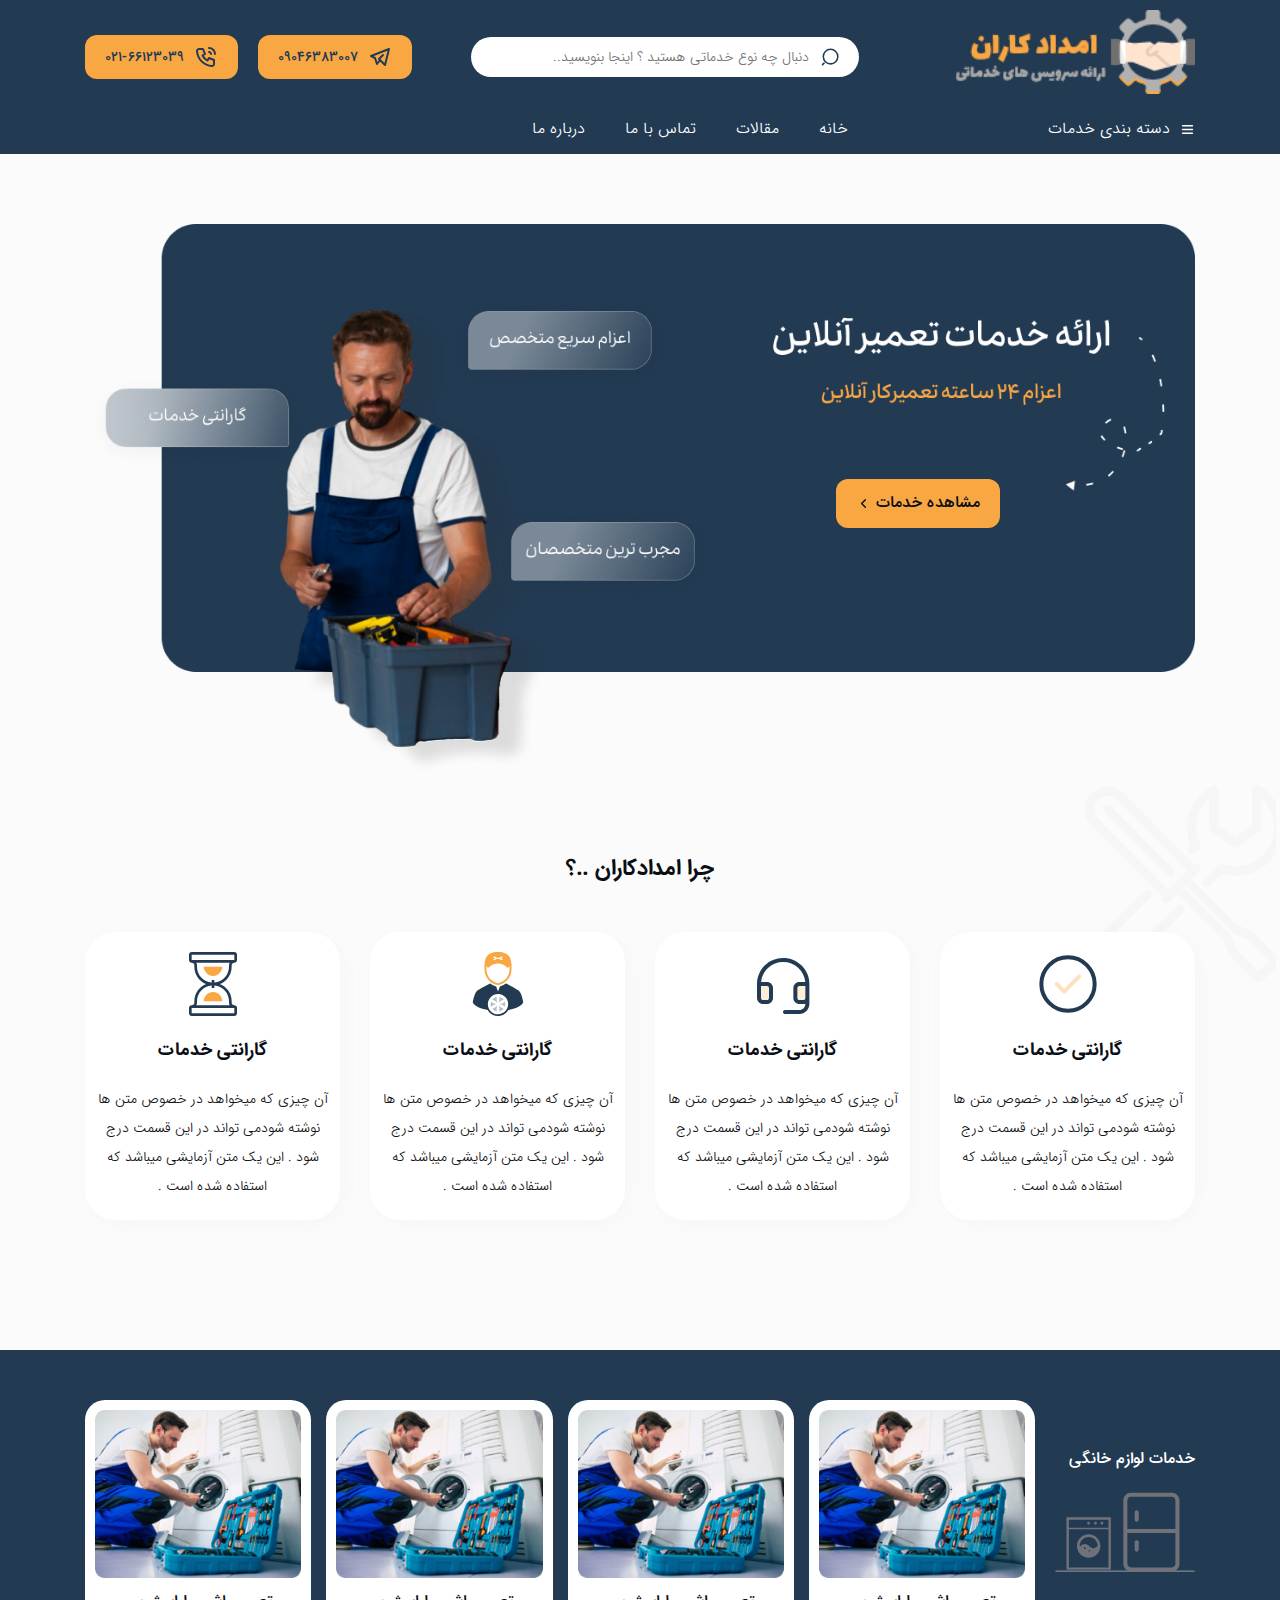
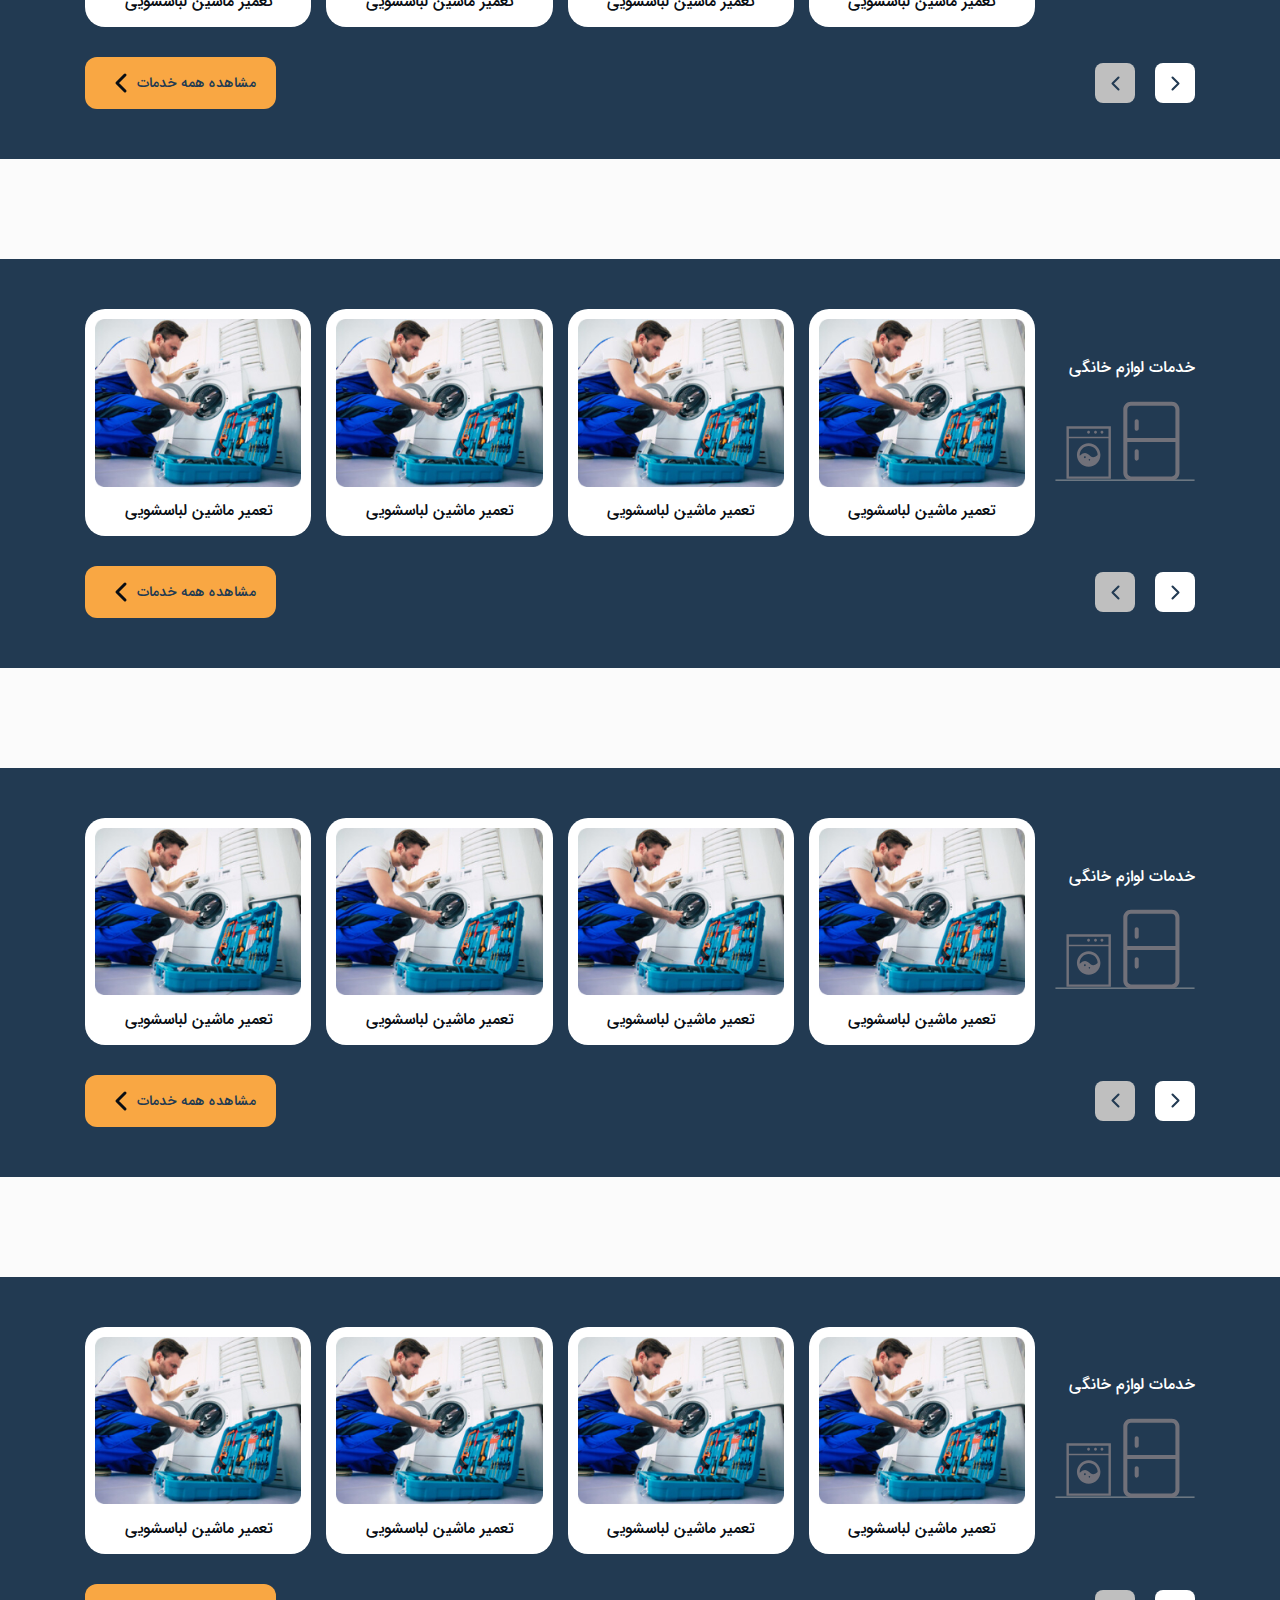
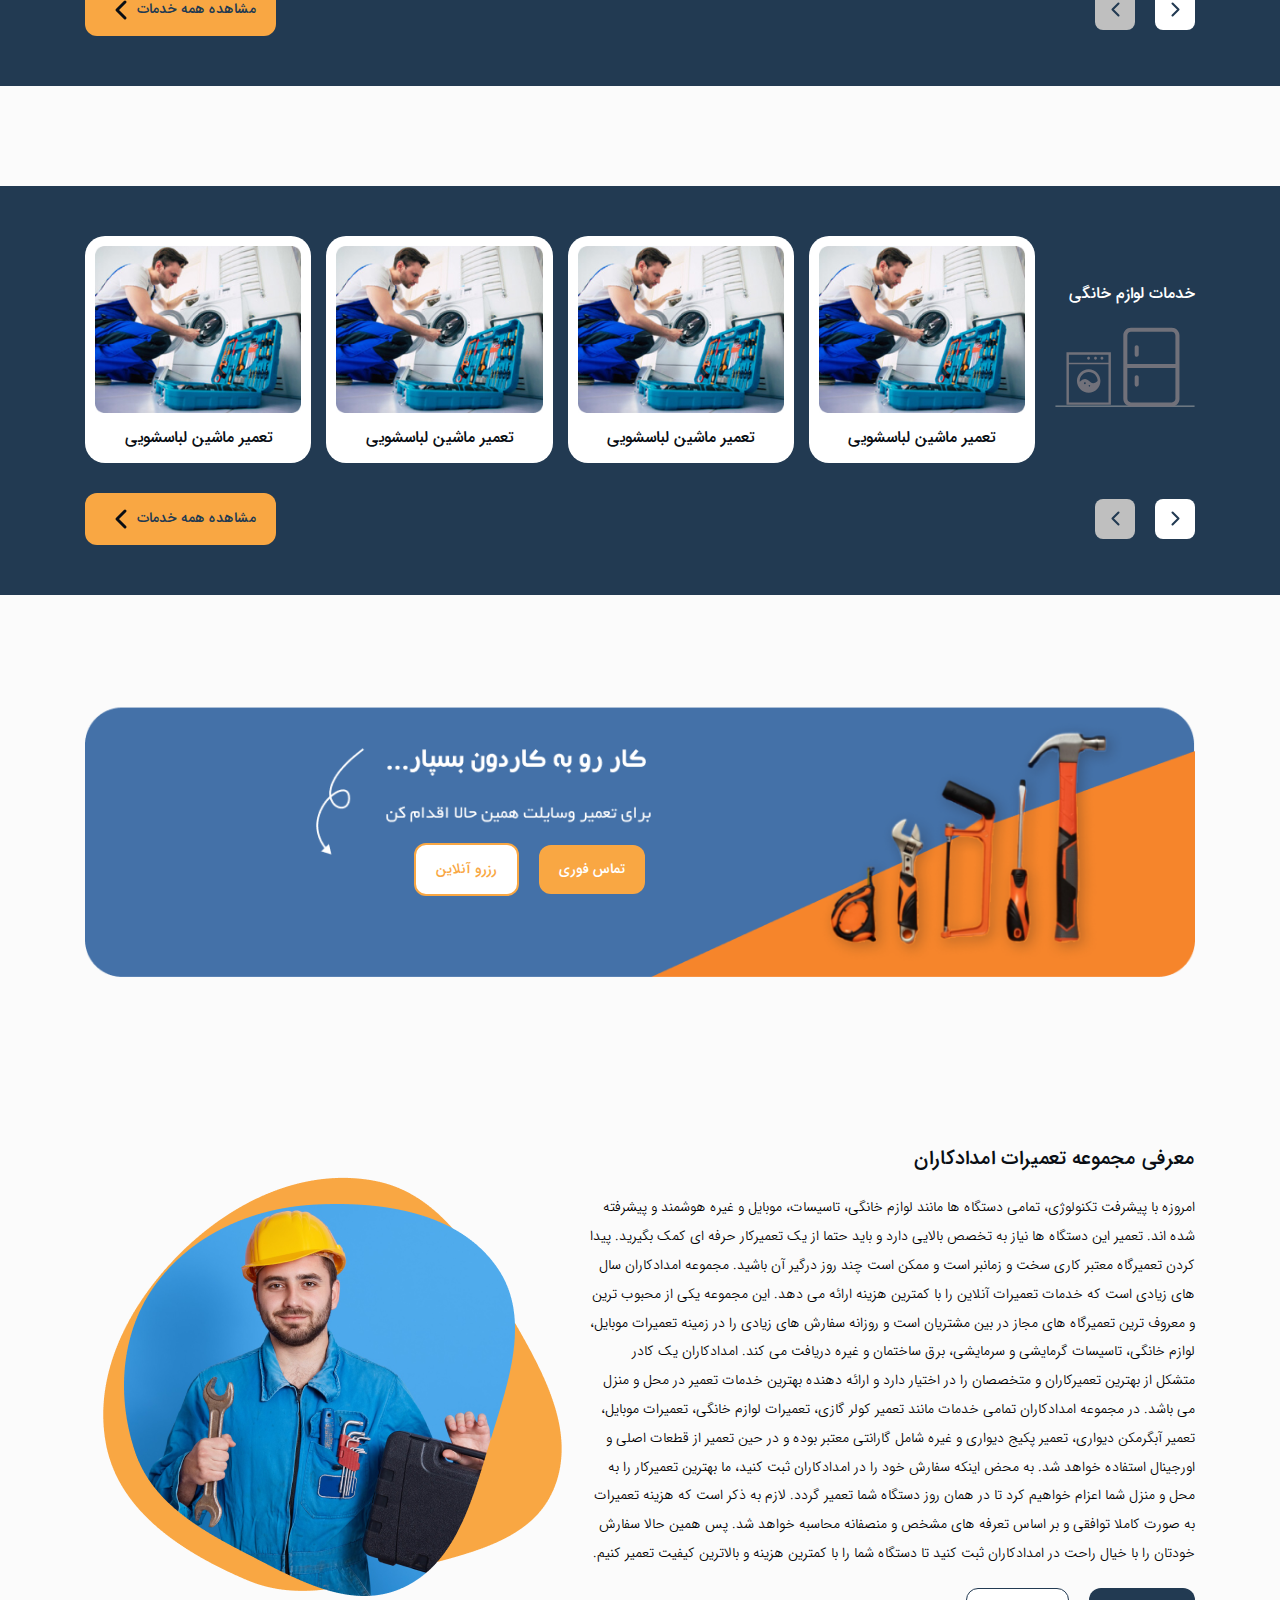
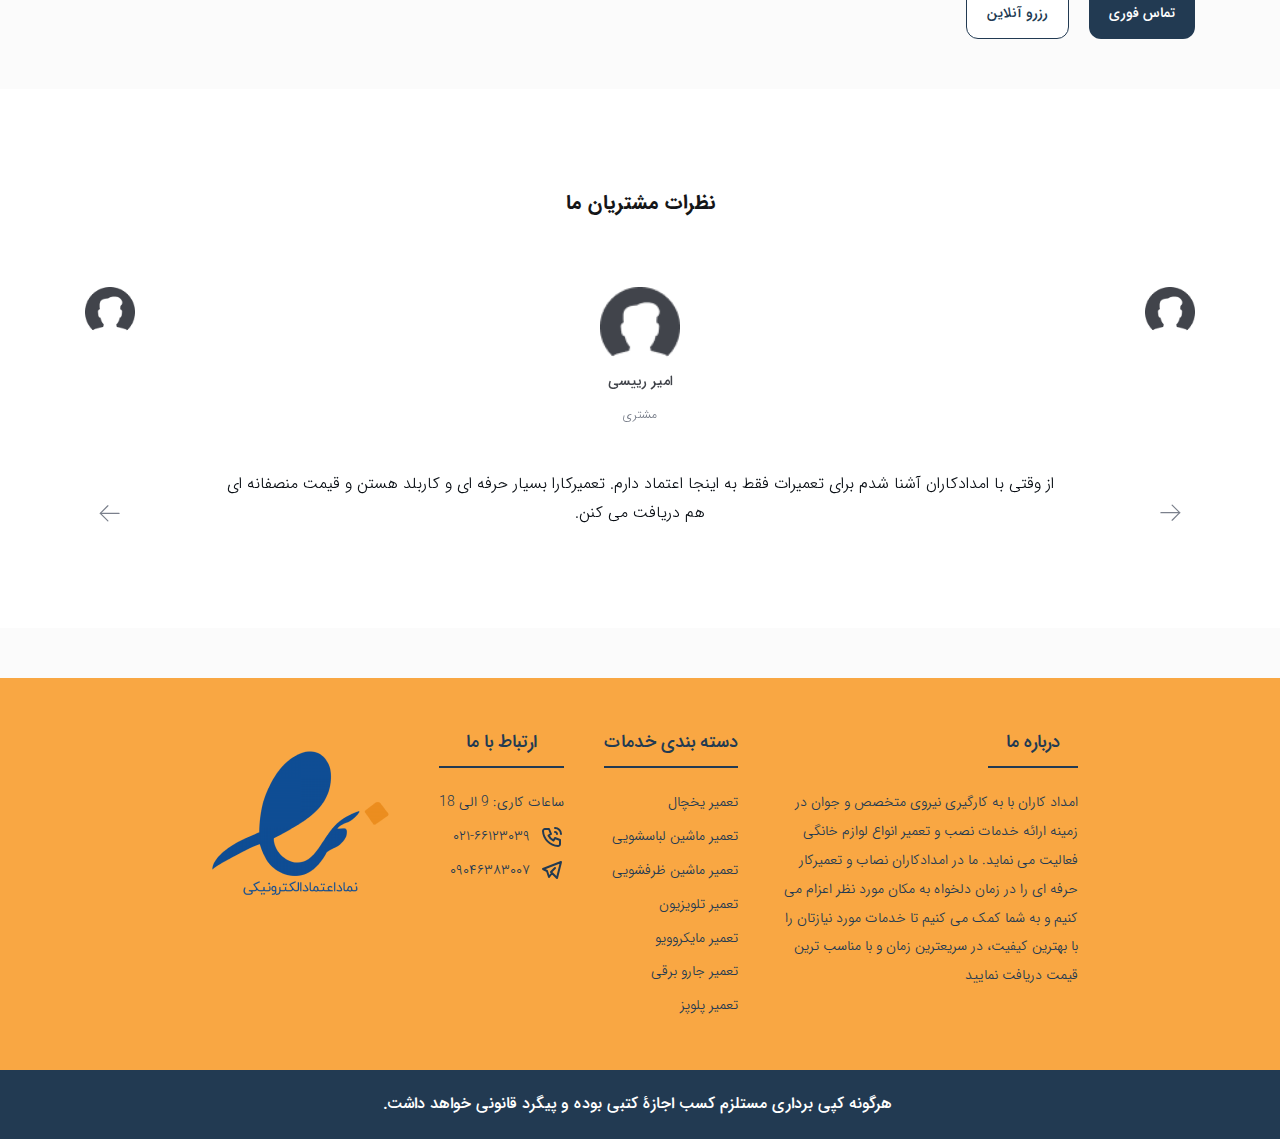
<file: index.html>
<!DOCTYPE html>
<html lang="fa" dir="rtl">
  <head>
    <meta charset="UTF-8" />
    <meta name="viewport" content="width=device-width, initial-scale=1.0" />
    <title>HOME</title>
    <link rel="stylesheet" href="style/font.css" />
    <link rel="stylesheet" href="style/grid.css" />
    <link rel="stylesheet" href="style/reset.css" />
    <link rel="stylesheet" href="style/swiper.css" />
    <link rel="stylesheet" href="style/app.css" />
    <link rel="stylesheet" href="style/rispansive.css" />
  </head>

  <body>
    <header class="header">
      <div class="container">
        <div class="header-werraper">
          <div class="header-top">
            <div class="logo">
              <img src="images/headerzip/logo (3) 1.svg" alt="" />
            </div>
            <div class="header-search">
              <svg
                width="20"
                height="20"
                viewBox="0 0 24 24"
                fill="none"
                xmlns="http://www.w3.org/2000/svg"
              >
                <path
                  d="M3 11.5C3 16.7467 7.2533 21 12.5 21C17.7467 21 22 16.7467 22 11.5C22 6.25329 17.7467 2 12.5 2C7.2533 2 3 6.25329 3 11.5Z"
                  stroke="#223A52"
                  stroke-width="2"
                  stroke-linecap="round"
                  stroke-linejoin="round"
                />
                <path
                  d="M2 22L4 20"
                  stroke="#223A52"
                  stroke-width="2"
                  stroke-linecap="round"
                  stroke-linejoin="round"
                />
              </svg>

              <input
                class="header-search__input"
                type="text"
                placeholder="دنبال چه نوع خدماتی هستید ؟ اینجا بنویسید.."
              />
            </div>
            <div class="header-contact">
              <button class="header-contact__btn btn">
                ۰۹۰۴۶۳۸۳۰۰۷
                <svg
                  width="24"
                  height="24"
                  viewBox="0 0 24 24"
                  fill="none"
                  xmlns="http://www.w3.org/2000/svg"
                >
                  <g clip-path="url(#clip0_101_207)">
                    <path
                      d="M15 10L11 14L17 20L21 4L3 11L7 13L9 19L12 15"
                      stroke="#223A52"
                      stroke-width="2"
                      stroke-linecap="round"
                      stroke-linejoin="round"
                    />
                  </g>
                  <defs>
                    <clipPath id="clip0_101_207">
                      <rect width="24" height="24" fill="white" />
                    </clipPath>
                  </defs>
                </svg>
              </button>
              <button class="header-contact__btn btn">
                ۰۲۱-۶۶۱۲۳۰۳۹
                <svg
                  width="24"
                  height="24"
                  viewBox="0 0 24 24"
                  fill="none"
                  xmlns="http://www.w3.org/2000/svg"
                >
                  <g clip-path="url(#clip0_101_200)">
                    <path
                      d="M5 4H9L11 9L8.5 10.5C9.57096 12.6715 11.3285 14.429 13.5 15.5L15 13L20 15V19C20 19.5304 19.7893 20.0391 19.4142 20.4142C19.0391 20.7893 18.5304 21 18 21C14.0993 20.763 10.4202 19.1065 7.65683 16.3432C4.8935 13.5798 3.23705 9.90074 3 6C3 5.46957 3.21071 4.96086 3.58579 4.58579C3.96086 4.21071 4.46957 4 5 4Z"
                      stroke="#223A52"
                      stroke-width="2"
                      stroke-linecap="round"
                      stroke-linejoin="round"
                    />
                    <path
                      d="M15 7C15.5304 7 16.0391 7.21071 16.4142 7.58579C16.7893 7.96086 17 8.46957 17 9"
                      stroke="#223A52"
                      stroke-width="2"
                      stroke-linecap="round"
                      stroke-linejoin="round"
                    />
                    <path
                      d="M15 3C16.5913 3 18.1174 3.63214 19.2426 4.75736C20.3679 5.88258 21 7.4087 21 9"
                      stroke="#223A52"
                      stroke-width="2"
                      stroke-linecap="round"
                      stroke-linejoin="round"
                    />
                  </g>
                  <defs>
                    <clipPath id="clip0_101_200">
                      <rect width="24" height="24" fill="white" />
                    </clipPath>
                  </defs>
                </svg>
              </button>
            </div>
            <div class="toggel-menu">
              <span class="toggel-menu__line"></span>
            </div>
          </div>
          <div class="header-bottom">
            <nav class="nav">
              <ul class="categories-menu">
                <li class="categories-menu__item">
                  <a class="categories-menu__link">
                    <svg
                      width="32"
                      height="32"
                      viewBox="0 0 32 32"
                      fill="none"
                      xmlns="http://www.w3.org/2000/svg"
                    >
                      <g clip-path="url(#clip0_101_192)">
                        <path
                          d="M5.33331 8H26.6666"
                          stroke="white"
                          stroke-width="2.75"
                          stroke-linecap="round"
                          stroke-linejoin="round"
                        />
                        <path
                          d="M5.33331 16H26.6666"
                          stroke="white"
                          stroke-width="2.75"
                          stroke-linecap="round"
                          stroke-linejoin="round"
                        />
                        <path
                          d="M5.33331 24H26.6666"
                          stroke="white"
                          stroke-width="2.75"
                          stroke-linecap="round"
                          stroke-linejoin="round"
                        />
                      </g>
                      <defs>
                        <clipPath id="clip0_101_192">
                          <rect width="32" height="32" fill="white" />
                        </clipPath>
                      </defs>
                    </svg>

                    دسته بندی خدمات
                  </a>
                  <div class="mega">
                    <ul>
                      <li>
                        <a class="mega-link"> تاسیسات </a>
                        <div class="mega-submenu">
                          <div class="mega-submenu-content">
                            <div class="mega-submenu-box">
                              <h5 class="mega-submenu-box__title">
                                لوازم آشپزخانه
                              </h5>
                              <ul class="mega-submenu-box__menu">
                                <li><a href="">تعمیر یخچال</a></li>
                                <li><a href="">تعمیر ماشین لباسشویی</a></li>
                                <li><a href="">تعمیر ماشین ظرفشویی</a></li>
                                <li><a href="">تعمیر ماکروویو</a></li>
                                <li><a href="">تعمیر آسیاب برقی</a></li>
                                <li><a href="">تعمیر خردکن برقی</a></li>
                                <li><a href="">تعمیر قهوه ساز</a></li>
                                <li><a href="">تعمیر چای ساز</a></li>
                                <li><a href="">تعمیر اسپرسو ساز</a></li>
                                <li><a href="">تعمیر آبمیوه گیری</a></li>
                                <li><a href="">تعمیر چرخ گوشت</a></li>
                                <li><a href="">تعمیر ساندویچ ساز</a></li>
                                <li><a href="">تعمیر بخارپز</a></li>
                                <li><a href="">تعمیر پلوپز</a></li>
                                <li><a href="">تعمیر کتری برقی</a></li>
                                <li><a href="">تعمیر زودپز برقی</a></li>
                                <li><a href="">تعمیر کیک پز</a></li>
                              </ul>
                            </div>
                            <div class="mega-submenu-box">
                              <h5 class="mega-submenu-box__title">
                                لوازم برقی
                              </h5>
                              <ul class="mega-submenu-box__menu">
                                <li><a href="">تعمیر اتو</a></li>
                                <li><a href="">تعمیر جارو برقی</a></li>
                                <li><a href="">تعمیر جارو شارژی</a></li>
                                <li><a href="">تعمیر بخارشوی</a></li>
                                <li><a href="">تعمیر سرامیک شو</a></li>
                                <li><a href="">تعمیر سشوار</a></li>
                                <li><a href="">تعمیر بخاری برقی</a></li>
                              </ul>
                            </div>
                            <div class="mega-submenu-box">
                              <h5 class="mega-submenu-box__title">
                                لوازم صوتی تصویری
                              </h5>
                              <ul class="mega-submenu-box__menu">
                                <li><a href="">تعمیر تلویزیون</a></li>
                                <li><a href="">تعمیر سینمای خانگی</a></li>
                                <li><a href="">تعمیر ماشین ظرفشویی</a></li>
                                <li><a href="">تعمیر ماکروویو</a></li>
                                <li><a href="">تعمیر آسیاب برقی</a></li>
                                <li><a href="">تعمیر خردکن برقی</a></li>
                                <li><a href="">تعمیر قهوه ساز</a></li>
                                <li><a href="">تعمیر چای ساز</a></li>
                              </ul>
                            </div>
                            <div class="mega-submenu-box">
                              <h5 class="mega-submenu-box__title">
                                لوازم صوتی تصویری
                              </h5>
                              <ul class="mega-submenu-box__menu">
                                <li><a href="">تعمیر تلویزیون</a></li>
                                <li><a href="">تعمیر سینمای خانگی</a></li>
                                <li><a href="">تعمیر ماشین ظرفشویی</a></li>
                                <li><a href="">تعمیر ماکروویو</a></li>
                                <li><a href="">تعمیر آسیاب برقی</a></li>
                                <li><a href="">تعمیر خردکن برقی</a></li>
                                <li><a href="">تعمیر قهوه ساز</a></li>
                                <li><a href="">تعمیر چای ساز</a></li>
                              </ul>
                            </div>
                          </div>
                        </div>
                      </li>
                      <li>
                        <a class="mega-link"> نصب و تعمیر لوازم خانه </a>
                        <div class="mega-submenu">
                          <div class="mega-submenu-content">
                            <div class="mega-submenu-box">
                              <h5 class="mega-submenu-box__title">
                                لوازم تاسیسات
                              </h5>
                              <ul class="mega-submenu-box__menu">
                                <li><a href="">تعمیر یخچال</a></li>
                                <li><a href="">تعمیر ماشین لباسشویی</a></li>
                                <li><a href="">تعمیر ماشین ظرفشویی</a></li>
                                <li><a href="">تعمیر ماکروویو</a></li>
                                <li><a href="">تعمیر آسیاب برقی</a></li>
                                <li><a href="">تعمیر خردکن برقی</a></li>
                                <li><a href="">تعمیر قهوه ساز</a></li>
                                <li><a href="">تعمیر چای ساز</a></li>
                                <li><a href="">تعمیر اسپرسو ساز</a></li>
                                <li><a href="">تعمیر آبمیوه گیری</a></li>
                                <li><a href="">تعمیر چرخ گوشت</a></li>
                                <li><a href="">تعمیر ساندویچ ساز</a></li>
                                <li><a href="">تعمیر بخارپز</a></li>
                                <li><a href="">تعمیر پلوپز</a></li>
                                <li><a href="">تعمیر کتری برقی</a></li>
                                <li><a href="">تعمیر زودپز برقی</a></li>
                                <li><a href="">تعمیر کیک پز</a></li>
                              </ul>
                            </div>
                            <div class="mega-submenu-box">
                              <h5 class="mega-submenu-box__title">
                                لوازم برقی
                              </h5>
                              <ul class="mega-submenu-box__menu">
                                <li><a href="">تعمیر اتو</a></li>
                                <li><a href="">تعمیر جارو برقی</a></li>
                                <li><a href="">تعمیر جارو شارژی</a></li>
                                <li><a href="">تعمیر بخارشوی</a></li>
                                <li><a href="">تعمیر سرامیک شو</a></li>
                                <li><a href="">تعمیر سشوار</a></li>
                                <li><a href="">تعمیر بخاری برقی</a></li>
                              </ul>
                            </div>
                            <div class="mega-submenu-box">
                              <h5 class="mega-submenu-box__title">
                                لوازم صوتی تصویری
                              </h5>
                              <ul class="mega-submenu-box__menu">
                                <li><a href="">تعمیر تلویزیون</a></li>
                                <li><a href="">تعمیر سینمای خانگی</a></li>
                                <li><a href="">تعمیر ماشین ظرفشویی</a></li>
                                <li><a href="">تعمیر ماکروویو</a></li>
                                <li><a href="">تعمیر آسیاب برقی</a></li>
                                <li><a href="">تعمیر خردکن برقی</a></li>
                                <li><a href="">تعمیر قهوه ساز</a></li>
                                <li><a href="">تعمیر چای ساز</a></li>
                              </ul>
                            </div>
                            <div class="mega-submenu-box">
                              <h5 class="mega-submenu-box__title">
                                لوازم صوتی تصویری
                              </h5>
                              <ul class="mega-submenu-box__menu">
                                <li><a href="">تعمیر تلویزیون</a></li>
                                <li><a href="">تعمیر سینمای خانگی</a></li>
                                <li><a href="">تعمیر ماشین ظرفشویی</a></li>
                                <li><a href="">تعمیر ماکروویو</a></li>
                                <li><a href="">تعمیر آسیاب برقی</a></li>
                                <li><a href="">تعمیر خردکن برقی</a></li>
                                <li><a href="">تعمیر قهوه ساز</a></li>
                                <li><a href="">تعمیر چای ساز</a></li>
                              </ul>
                            </div>
                          </div>
                        </div>
                      </li>
                      <li>
                        <a class="mega-link"> برق و الکترونیک </a>
                        <div class="mega-submenu">
                          <div class="mega-submenu-content">
                            <div class="mega-submenu-box">
                              <h5 class="mega-submenu-box__title">
                                لوازم آشپزخانه
                              </h5>
                              <ul class="mega-submenu-box__menu">
                                <li><a href="">تعمیر یخچال</a></li>
                                <li><a href="">تعمیر ماشین لباسشویی</a></li>
                                <li><a href="">تعمیر ماشین ظرفشویی</a></li>
                                <li><a href="">تعمیر ماکروویو</a></li>
                                <li><a href="">تعمیر آسیاب برقی</a></li>
                                <li><a href="">تعمیر خردکن برقی</a></li>
                                <li><a href="">تعمیر قهوه ساز</a></li>
                                <li><a href="">تعمیر چای ساز</a></li>
                                <li><a href="">تعمیر اسپرسو ساز</a></li>
                                <li><a href="">تعمیر آبمیوه گیری</a></li>
                                <li><a href="">تعمیر چرخ گوشت</a></li>
                                <li><a href="">تعمیر ساندویچ ساز</a></li>
                                <li><a href="">تعمیر بخارپز</a></li>
                                <li><a href="">تعمیر پلوپز</a></li>
                                <li><a href="">تعمیر کتری برقی</a></li>
                                <li><a href="">تعمیر زودپز برقی</a></li>
                                <li><a href="">تعمیر کیک پز</a></li>
                              </ul>
                            </div>
                            <div class="mega-submenu-box">
                              <h5 class="mega-submenu-box__title">
                                لوازم برقی
                              </h5>
                              <ul class="mega-submenu-box__menu">
                                <li><a href="">تعمیر اتو</a></li>
                                <li><a href="">تعمیر جارو برقی</a></li>
                                <li><a href="">تعمیر جارو شارژی</a></li>
                                <li><a href="">تعمیر بخارشوی</a></li>
                                <li><a href="">تعمیر سرامیک شو</a></li>
                                <li><a href="">تعمیر سشوار</a></li>
                                <li><a href="">تعمیر بخاری برقی</a></li>
                              </ul>
                            </div>
                            <div class="mega-submenu-box">
                              <h5 class="mega-submenu-box__title">
                                لوازم صوتی تصویری
                              </h5>
                              <ul class="mega-submenu-box__menu">
                                <li><a href="">تعمیر تلویزیون</a></li>
                                <li><a href="">تعمیر سینمای خانگی</a></li>
                                <li><a href="">تعمیر ماشین ظرفشویی</a></li>
                                <li><a href="">تعمیر ماکروویو</a></li>
                                <li><a href="">تعمیر آسیاب برقی</a></li>
                                <li><a href="">تعمیر خردکن برقی</a></li>
                                <li><a href="">تعمیر قهوه ساز</a></li>
                                <li><a href="">تعمیر چای ساز</a></li>
                              </ul>
                            </div>
                            <div class="mega-submenu-box">
                              <h5 class="mega-submenu-box__title">
                                لوازم صوتی تصویری
                              </h5>
                              <ul class="mega-submenu-box__menu">
                                <li><a href="">تعمیر تلویزیون</a></li>
                                <li><a href="">تعمیر سینمای خانگی</a></li>
                                <li><a href="">تعمیر ماشین ظرفشویی</a></li>
                                <li><a href="">تعمیر ماکروویو</a></li>
                                <li><a href="">تعمیر آسیاب برقی</a></li>
                                <li><a href="">تعمیر خردکن برقی</a></li>
                                <li><a href="">تعمیر قهوه ساز</a></li>
                                <li><a href="">تعمیر چای ساز</a></li>
                              </ul>
                            </div>
                          </div>
                        </div>
                      </li>
                      <li>
                        <a class="mega-link"> تعمیرات برد </a>
                        <div class="mega-submenu">
                          <div class="mega-submenu-content">
                            <div class="mega-submenu-box">
                              <h5 class="mega-submenu-box__title">
                                لوازم آشپزخانه
                              </h5>
                              <ul class="mega-submenu-box__menu">
                                <li><a href="">تعمیر یخچال</a></li>
                                <li><a href="">تعمیر ماشین لباسشویی</a></li>
                                <li><a href="">تعمیر ماشین ظرفشویی</a></li>
                                <li><a href="">تعمیر ماکروویو</a></li>
                                <li><a href="">تعمیر آسیاب برقی</a></li>
                                <li><a href="">تعمیر خردکن برقی</a></li>
                                <li><a href="">تعمیر قهوه ساز</a></li>
                                <li><a href="">تعمیر چای ساز</a></li>
                                <li><a href="">تعمیر اسپرسو ساز</a></li>
                                <li><a href="">تعمیر آبمیوه گیری</a></li>
                                <li><a href="">تعمیر چرخ گوشت</a></li>
                                <li><a href="">تعمیر ساندویچ ساز</a></li>
                                <li><a href="">تعمیر بخارپز</a></li>
                                <li><a href="">تعمیر پلوپز</a></li>
                                <li><a href="">تعمیر کتری برقی</a></li>
                                <li><a href="">تعمیر زودپز برقی</a></li>
                                <li><a href="">تعمیر کیک پز</a></li>
                              </ul>
                            </div>
                            <div class="mega-submenu-box">
                              <h5 class="mega-submenu-box__title">
                                لوازم برقی
                              </h5>
                              <ul class="mega-submenu-box__menu">
                                <li><a href="">تعمیر اتو</a></li>
                                <li><a href="">تعمیر جارو برقی</a></li>
                                <li><a href="">تعمیر جارو شارژی</a></li>
                                <li><a href="">تعمیر بخارشوی</a></li>
                                <li><a href="">تعمیر سرامیک شو</a></li>
                                <li><a href="">تعمیر سشوار</a></li>
                                <li><a href="">تعمیر بخاری برقی</a></li>
                              </ul>
                            </div>
                            <div class="mega-submenu-box">
                              <h5 class="mega-submenu-box__title">
                                لوازم صوتی تصویری
                              </h5>
                              <ul class="mega-submenu-box__menu">
                                <li><a href="">تعمیر تلویزیون</a></li>
                                <li><a href="">تعمیر سینمای خانگی</a></li>
                                <li><a href="">تعمیر ماشین ظرفشویی</a></li>
                                <li><a href="">تعمیر ماکروویو</a></li>
                                <li><a href="">تعمیر آسیاب برقی</a></li>
                                <li><a href="">تعمیر خردکن برقی</a></li>
                                <li><a href="">تعمیر قهوه ساز</a></li>
                                <li><a href="">تعمیر چای ساز</a></li>
                              </ul>
                            </div>
                            <div class="mega-submenu-box">
                              <h5 class="mega-submenu-box__title">
                                لوازم صوتی تصویری
                              </h5>
                              <ul class="mega-submenu-box__menu">
                                <li><a href="">تعمیر تلویزیون</a></li>
                                <li><a href="">تعمیر سینمای خانگی</a></li>
                                <li><a href="">تعمیر ماشین ظرفشویی</a></li>
                                <li><a href="">تعمیر ماکروویو</a></li>
                                <li><a href="">تعمیر آسیاب برقی</a></li>
                                <li><a href="">تعمیر خردکن برقی</a></li>
                                <li><a href="">تعمیر قهوه ساز</a></li>
                                <li><a href="">تعمیر چای ساز</a></li>
                              </ul>
                            </div>
                          </div>
                        </div>
                      </li>
                      <li>
                        <a class="mega-link"> تعمیرات موبایل </a>
                        <div class="mega-submenu">
                          <div class="mega-submenu-content">
                            <div class="mega-submenu-box">
                              <h5 class="mega-submenu-box__title">لوازم</h5>
                              <ul class="mega-submenu-box__menu">
                                <li><a href="">تعمیر یخچال</a></li>
                                <li><a href="">تعمیر ماشین لباسشویی</a></li>
                                <li><a href="">تعمیر ماشین ظرفشویی</a></li>
                                <li><a href="">تعمیر ماکروویو</a></li>
                                <li><a href="">تعمیر آسیاب برقی</a></li>
                                <li><a href="">تعمیر خردکن برقی</a></li>
                                <li><a href="">تعمیر قهوه ساز</a></li>
                                <li><a href="">تعمیر چای ساز</a></li>
                                <li><a href="">تعمیر اسپرسو ساز</a></li>
                                <li><a href="">تعمیر آبمیوه گیری</a></li>
                                <li><a href="">تعمیر چرخ گوشت</a></li>
                                <li><a href="">تعمیر ساندویچ ساز</a></li>
                                <li><a href="">تعمیر بخارپز</a></li>
                                <li><a href="">تعمیر پلوپز</a></li>
                                <li><a href="">تعمیر کتری برقی</a></li>
                                <li><a href="">تعمیر زودپز برقی</a></li>
                                <li><a href="">تعمیر کیک پز</a></li>
                              </ul>
                            </div>
                            <div class="mega-submenu-box">
                              <h5 class="mega-submenu-box__title">
                                لوازم برقی
                              </h5>
                              <ul class="mega-submenu-box__menu">
                                <li><a href="">تعمیر اتو</a></li>
                                <li><a href="">تعمیر جارو برقی</a></li>
                                <li><a href="">تعمیر جارو شارژی</a></li>
                                <li><a href="">تعمیر بخارشوی</a></li>
                                <li><a href="">تعمیر سرامیک شو</a></li>
                                <li><a href="">تعمیر سشوار</a></li>
                                <li><a href="">تعمیر بخاری برقی</a></li>
                              </ul>
                            </div>
                            <div class="mega-submenu-box">
                              <h5 class="mega-submenu-box__title">
                                لوازم صوتی تصویری
                              </h5>
                              <ul class="mega-submenu-box__menu">
                                <li><a href="">تعمیر تلویزیون</a></li>
                                <li><a href="">تعمیر سینمای خانگی</a></li>
                                <li><a href="">تعمیر ماشین ظرفشویی</a></li>
                                <li><a href="">تعمیر ماکروویو</a></li>
                                <li><a href="">تعمیر آسیاب برقی</a></li>
                                <li><a href="">تعمیر خردکن برقی</a></li>
                                <li><a href="">تعمیر قهوه ساز</a></li>
                                <li><a href="">تعمیر چای ساز</a></li>
                              </ul>
                            </div>
                            <div class="mega-submenu-box">
                              <h5 class="mega-submenu-box__title">
                                لوازم صوتی تصویری
                              </h5>
                              <ul class="mega-submenu-box__menu">
                                <li><a href="">تعمیر تلویزیون</a></li>
                                <li><a href="">تعمیر سینمای خانگی</a></li>
                                <li><a href="">تعمیر ماشین ظرفشویی</a></li>
                                <li><a href="">تعمیر ماکروویو</a></li>
                                <li><a href="">تعمیر آسیاب برقی</a></li>
                                <li><a href="">تعمیر خردکن برقی</a></li>
                                <li><a href="">تعمیر قهوه ساز</a></li>
                                <li><a href="">تعمیر چای ساز</a></li>
                              </ul>
                            </div>
                          </div>
                        </div>
                      </li>
                    </ul>
                  </div>
                </li>
              </ul>
              <ul class="menu">
                <li class="menu__item">
                  <a class="menu-item__link" href="">خانه</a>
                </li>
                <li class="menu__item">
                  <a class="menu-item__link" href="">مقالات</a>
                </li>
                <li class="menu__item">
                  <a class="menu-item__link" href="">تماس با ما</a>
                </li>
                <li class="menu__item">
                  <a class="menu-item__link" href="">درباره ما</a>
                </li>
              </ul>
            </nav>
          </div>
          <div class="nav-mobail">
            <aside>
              <div class="logo-mobail">
                <img src="images/headerzip/logo (3) 1.svg" alt="" />
              </div>
              <div class="search-mobail">
                <svg
                  width="20"
                  height="20"
                  viewBox="0 0 24 24"
                  fill="none"
                  xmlns="http://www.w3.org/2000/svg"
                >
                  <path
                    d="M3 11.5C3 16.7467 7.2533 21 12.5 21C17.7467 21 22 16.7467 22 11.5C22 6.25329 17.7467 2 12.5 2C7.2533 2 3 6.25329 3 11.5Z"
                    stroke="#223A52"
                    stroke-width="2"
                    stroke-linecap="round"
                    stroke-linejoin="round"
                  />
                  <path
                    d="M2 22L4 20"
                    stroke="#223A52"
                    stroke-width="2"
                    stroke-linecap="round"
                    stroke-linejoin="round"
                  />
                </svg>

                <input
                  class="-search-mobail__input"
                  type="text"
                  placeholder="دنبال چه نوع خدماتی هستید ؟ اینجا بنویسید.."
                />
              </div>
              <ul class="menu-mobail">
                <li class="menu-item">
                  <a href=""> خانه </a>
                </li>
                <li class="menu-item">
                  <a href=""> مقالات </a>
                </li>
                <li class="menu-item" id="cours">
                  <a class="dropdown">
                    دسته بندی خدمات
                    <svg
                      class="dropdown-icon"
                      xmlns="http://www.w3.org/2000/svg"
                      fill="none"
                      viewBox="0 0 24 24"
                      stroke-width="4"
                      stroke="currentColor"
                    >
                      <path
                        stroke-linecap="round"
                        stroke-linejoin="round"
                        d="m19.5 8.25-7.5 7.5-7.5-7.5"
                      />
                    </svg>
                  </a>
                  <ul>
                    <li class="menu-item__sub">
                      <a
                        >تاسیسات
                        <svg
                          xmlns="http://www.w3.org/2000/svg"
                          fill="none"
                          viewBox="0 0 24 24"
                          stroke-width="4"
                          stroke="currentColor"
                        >
                          <path
                            stroke-linecap="round"
                            stroke-linejoin="round"
                            d="m19.5 8.25-7.5 7.5-7.5-7.5"
                          />
                        </svg>
                      </a>
                      <ul>
                        <li class="sub-sub">
                          <a
                            >تعمیرات لوازم خانگی و رفاهی
                            <svg
                              xmlns="http://www.w3.org/2000/svg"
                              fill="none"
                              viewBox="0 0 24 24"
                              stroke-width="4"
                              stroke="currentColor"
                            >
                              <path
                                stroke-linecap="round"
                                stroke-linejoin="round"
                                d="m19.5 8.25-7.5 7.5-7.5-7.5"
                              />
                            </svg>
                          </a>
                          <ul>
                            <li>
                              <a href="">آموزش تعمیرات موبایل </a>
                            </li>
                            <li>
                              <a href="">آموزش تعمیرات نرم افزار موبایل</a>
                            </li>
                            <li>
                              <a href="">آموزش تعمیرات تبلت</a>
                            </li>
                            <li>
                              <a href="">آموزش تعمیرات لبتاب</a>
                            </li>
                            <li>
                              <a href="">آموزش پروگرام هارد</a>
                            </li>
                          </ul>
                        </li>
                        <li class="sub-sub">
                          <a
                            >تعمیرات لوازم خانگی و رفاهی
                            <svg
                              xmlns="http://www.w3.org/2000/svg"
                              fill="none"
                              viewBox="0 0 24 24"
                              stroke-width="4"
                              stroke="currentColor"
                            >
                              <path
                                stroke-linecap="round"
                                stroke-linejoin="round"
                                d="m19.5 8.25-7.5 7.5-7.5-7.5"
                              />
                            </svg>
                          </a>
                          <ul>
                            <li>
                              <a href="">آموزش تعمیرات موبایل </a>
                            </li>
                            <li>
                              <a href="">آموزش تعمیرات نرم افزار موبایل</a>
                            </li>
                            <li>
                              <a href="">آموزش تعمیرات تبلت</a>
                            </li>
                            <li>
                              <a href="">آموزش تعمیرات لبتاب</a>
                            </li>
                            <li>
                              <a href="">آموزش پروگرام هارد</a>
                            </li>
                          </ul>
                        </li>
                        <li class="sub-sub">
                          <a
                            >تعمیرات لوازم خانگی و رفاهی
                            <svg
                              xmlns="http://www.w3.org/2000/svg"
                              fill="none"
                              viewBox="0 0 24 24"
                              stroke-width="4"
                              stroke="currentColor"
                            >
                              <path
                                stroke-linecap="round"
                                stroke-linejoin="round"
                                d="m19.5 8.25-7.5 7.5-7.5-7.5"
                              />
                            </svg>
                          </a>
                          <ul>
                            <li>
                              <a href="">آموزش تعمیرات موبایل </a>
                            </li>
                            <li>
                              <a href="">آموزش تعمیرات نرم افزار موبایل</a>
                            </li>
                            <li>
                              <a href="">آموزش تعمیرات تبلت</a>
                            </li>
                            <li>
                              <a href="">آموزش تعمیرات لبتاب</a>
                            </li>
                            <li>
                              <a href="">آموزش پروگرام هارد</a>
                            </li>
                          </ul>
                        </li>
                        <li class="sub-sub">
                          <a
                            >تعمیرات لوازم خانگی و رفاهی
                            <svg
                              xmlns="http://www.w3.org/2000/svg"
                              fill="none"
                              viewBox="0 0 24 24"
                              stroke-width="4"
                              stroke="currentColor"
                            >
                              <path
                                stroke-linecap="round"
                                stroke-linejoin="round"
                                d="m19.5 8.25-7.5 7.5-7.5-7.5"
                              />
                            </svg>
                          </a>
                          <ul>
                            <li>
                              <a href="">آموزش تعمیرات موبایل </a>
                            </li>
                            <li>
                              <a href="">آموزش تعمیرات نرم افزار موبایل</a>
                            </li>
                            <li>
                              <a href="">آموزش تعمیرات تبلت</a>
                            </li>
                            <li>
                              <a href="">آموزش تعمیرات لبتاب</a>
                            </li>
                            <li>
                              <a href="">آموزش پروگرام هارد</a>
                            </li>
                          </ul>
                        </li>
                        <li class="sub-sub">
                          <a
                            >تعمیرات لوازم خانگی و رفاهی
                            <svg
                              xmlns="http://www.w3.org/2000/svg"
                              fill="none"
                              viewBox="0 0 24 24"
                              stroke-width="4"
                              stroke="currentColor"
                            >
                              <path
                                stroke-linecap="round"
                                stroke-linejoin="round"
                                d="m19.5 8.25-7.5 7.5-7.5-7.5"
                              />
                            </svg>
                          </a>
                          <ul>
                            <li>
                              <a href="">آموزش تعمیرات موبایل </a>
                            </li>
                            <li>
                              <a href="">آموزش تعمیرات نرم افزار موبایل</a>
                            </li>
                            <li>
                              <a href="">آموزش تعمیرات تبلت</a>
                            </li>
                            <li>
                              <a href="">آموزش تعمیرات لبتاب</a>
                            </li>
                            <li>
                              <a href="">آموزش پروگرام هارد</a>
                            </li>
                          </ul>
                        </li>
                      </ul>
                    </li>
                    <li class="menu-item__sub">
                      <a
                        >نصب و تعمیر لوازم خانه
                        <svg
                          xmlns="http://www.w3.org/2000/svg"
                          fill="none"
                          viewBox="0 0 24 24"
                          stroke-width="4"
                          stroke="currentColor"
                        >
                          <path
                            stroke-linecap="round"
                            stroke-linejoin="round"
                            d="m19.5 8.25-7.5 7.5-7.5-7.5"
                          />
                        </svg>
                      </a>
                      <ul>
                        <li class="sub-sub">
                          <a
                            >تعمیرات لوازم خانگی و رفاهی
                            <svg
                              xmlns="http://www.w3.org/2000/svg"
                              fill="none"
                              viewBox="0 0 24 24"
                              stroke-width="4"
                              stroke="currentColor"
                            >
                              <path
                                stroke-linecap="round"
                                stroke-linejoin="round"
                                d="m19.5 8.25-7.5 7.5-7.5-7.5"
                              />
                            </svg>
                          </a>
                          <ul>
                            <li>
                              <a href="">آموزش تعمیرات موبایل </a>
                            </li>
                            <li>
                              <a href="">آموزش تعمیرات نرم افزار موبایل</a>
                            </li>
                            <li>
                              <a href="">آموزش تعمیرات تبلت</a>
                            </li>
                            <li>
                              <a href="">آموزش تعمیرات لبتاب</a>
                            </li>
                            <li>
                              <a href="">آموزش پروگرام هارد</a>
                            </li>
                          </ul>
                        </li>
                        <li class="sub-sub">
                          <a
                            >تعمیرات لوازم خانگی و رفاهی
                            <svg
                              xmlns="http://www.w3.org/2000/svg"
                              fill="none"
                              viewBox="0 0 24 24"
                              stroke-width="4"
                              stroke="currentColor"
                            >
                              <path
                                stroke-linecap="round"
                                stroke-linejoin="round"
                                d="m19.5 8.25-7.5 7.5-7.5-7.5"
                              />
                            </svg>
                          </a>
                          <ul>
                            <li>
                              <a href="">آموزش تعمیرات موبایل </a>
                            </li>
                            <li>
                              <a href="">آموزش تعمیرات نرم افزار موبایل</a>
                            </li>
                            <li>
                              <a href="">آموزش تعمیرات تبلت</a>
                            </li>
                            <li>
                              <a href="">آموزش تعمیرات لبتاب</a>
                            </li>
                            <li>
                              <a href="">آموزش پروگرام هارد</a>
                            </li>
                          </ul>
                        </li>
                        <li class="sub-sub">
                          <a
                            >تعمیرات لوازم خانگی و رفاهی
                            <svg
                              xmlns="http://www.w3.org/2000/svg"
                              fill="none"
                              viewBox="0 0 24 24"
                              stroke-width="4"
                              stroke="currentColor"
                            >
                              <path
                                stroke-linecap="round"
                                stroke-linejoin="round"
                                d="m19.5 8.25-7.5 7.5-7.5-7.5"
                              />
                            </svg>
                          </a>
                          <ul>
                            <li>
                              <a href="">آموزش تعمیرات موبایل </a>
                            </li>
                            <li>
                              <a href="">آموزش تعمیرات نرم افزار موبایل</a>
                            </li>
                            <li>
                              <a href="">آموزش تعمیرات تبلت</a>
                            </li>
                            <li>
                              <a href="">آموزش تعمیرات لبتاب</a>
                            </li>
                            <li>
                              <a href="">آموزش پروگرام هارد</a>
                            </li>
                          </ul>
                        </li>
                        <li class="sub-sub">
                          <a
                            >تعمیرات لوازم خانگی و رفاهی
                            <svg
                              xmlns="http://www.w3.org/2000/svg"
                              fill="none"
                              viewBox="0 0 24 24"
                              stroke-width="4"
                              stroke="currentColor"
                            >
                              <path
                                stroke-linecap="round"
                                stroke-linejoin="round"
                                d="m19.5 8.25-7.5 7.5-7.5-7.5"
                              />
                            </svg>
                          </a>
                          <ul>
                            <li>
                              <a href="">آموزش تعمیرات موبایل </a>
                            </li>
                            <li>
                              <a href="">آموزش تعمیرات نرم افزار موبایل</a>
                            </li>
                            <li>
                              <a href="">آموزش تعمیرات تبلت</a>
                            </li>
                            <li>
                              <a href="">آموزش تعمیرات لبتاب</a>
                            </li>
                            <li>
                              <a href="">آموزش پروگرام هارد</a>
                            </li>
                          </ul>
                        </li>
                        <li class="sub-sub">
                          <a
                            >تعمیرات لوازم خانگی و رفاهی
                            <svg
                              xmlns="http://www.w3.org/2000/svg"
                              fill="none"
                              viewBox="0 0 24 24"
                              stroke-width="4"
                              stroke="currentColor"
                            >
                              <path
                                stroke-linecap="round"
                                stroke-linejoin="round"
                                d="m19.5 8.25-7.5 7.5-7.5-7.5"
                              />
                            </svg>
                          </a>
                          <ul>
                            <li>
                              <a href="">آموزش تعمیرات موبایل </a>
                            </li>
                            <li>
                              <a href="">آموزش تعمیرات نرم افزار موبایل</a>
                            </li>
                            <li>
                              <a href="">آموزش تعمیرات تبلت</a>
                            </li>
                            <li>
                              <a href="">آموزش تعمیرات لبتاب</a>
                            </li>
                            <li>
                              <a href="">آموزش پروگرام هارد</a>
                            </li>
                          </ul>
                        </li>
                      </ul>
                    </li>
                    <li class="menu-item__sub">
                      <a
                        >برق و الکترونیک
                        <svg
                          xmlns="http://www.w3.org/2000/svg"
                          fill="none"
                          viewBox="0 0 24 24"
                          stroke-width="4"
                          stroke="currentColor"
                        >
                          <path
                            stroke-linecap="round"
                            stroke-linejoin="round"
                            d="m19.5 8.25-7.5 7.5-7.5-7.5"
                          />
                        </svg>
                      </a>
                      <ul>
                        <li class="sub-sub">
                          <a
                            >تعمیرات لوازم خانگی و رفاهی
                            <svg
                              xmlns="http://www.w3.org/2000/svg"
                              fill="none"
                              viewBox="0 0 24 24"
                              stroke-width="4"
                              stroke="currentColor"
                            >
                              <path
                                stroke-linecap="round"
                                stroke-linejoin="round"
                                d="m19.5 8.25-7.5 7.5-7.5-7.5"
                              />
                            </svg>
                          </a>
                          <ul>
                            <li>
                              <a href="">آموزش تعمیرات موبایل </a>
                            </li>
                            <li>
                              <a href="">آموزش تعمیرات نرم افزار موبایل</a>
                            </li>
                            <li>
                              <a href="">آموزش تعمیرات تبلت</a>
                            </li>
                            <li>
                              <a href="">آموزش تعمیرات لبتاب</a>
                            </li>
                            <li>
                              <a href="">آموزش پروگرام هارد</a>
                            </li>
                          </ul>
                        </li>
                        <li class="sub-sub">
                          <a
                            >تعمیرات لوازم خانگی و رفاهی
                            <svg
                              xmlns="http://www.w3.org/2000/svg"
                              fill="none"
                              viewBox="0 0 24 24"
                              stroke-width="4"
                              stroke="currentColor"
                            >
                              <path
                                stroke-linecap="round"
                                stroke-linejoin="round"
                                d="m19.5 8.25-7.5 7.5-7.5-7.5"
                              />
                            </svg>
                          </a>
                          <ul>
                            <li>
                              <a href="">آموزش تعمیرات موبایل </a>
                            </li>
                            <li>
                              <a href="">آموزش تعمیرات نرم افزار موبایل</a>
                            </li>
                            <li>
                              <a href="">آموزش تعمیرات تبلت</a>
                            </li>
                            <li>
                              <a href="">آموزش تعمیرات لبتاب</a>
                            </li>
                            <li>
                              <a href="">آموزش پروگرام هارد</a>
                            </li>
                          </ul>
                        </li>
                        <li class="sub-sub">
                          <a
                            >تعمیرات لوازم خانگی و رفاهی
                            <svg
                              xmlns="http://www.w3.org/2000/svg"
                              fill="none"
                              viewBox="0 0 24 24"
                              stroke-width="4"
                              stroke="currentColor"
                            >
                              <path
                                stroke-linecap="round"
                                stroke-linejoin="round"
                                d="m19.5 8.25-7.5 7.5-7.5-7.5"
                              />
                            </svg>
                          </a>
                          <ul>
                            <li>
                              <a href="">آموزش تعمیرات موبایل </a>
                            </li>
                            <li>
                              <a href="">آموزش تعمیرات نرم افزار موبایل</a>
                            </li>
                            <li>
                              <a href="">آموزش تعمیرات تبلت</a>
                            </li>
                            <li>
                              <a href="">آموزش تعمیرات لبتاب</a>
                            </li>
                            <li>
                              <a href="">آموزش پروگرام هارد</a>
                            </li>
                          </ul>
                        </li>
                        <li class="sub-sub">
                          <a
                            >تعمیرات لوازم خانگی و رفاهی
                            <svg
                              xmlns="http://www.w3.org/2000/svg"
                              fill="none"
                              viewBox="0 0 24 24"
                              stroke-width="4"
                              stroke="currentColor"
                            >
                              <path
                                stroke-linecap="round"
                                stroke-linejoin="round"
                                d="m19.5 8.25-7.5 7.5-7.5-7.5"
                              />
                            </svg>
                          </a>
                          <ul>
                            <li>
                              <a href="">آموزش تعمیرات موبایل </a>
                            </li>
                            <li>
                              <a href="">آموزش تعمیرات نرم افزار موبایل</a>
                            </li>
                            <li>
                              <a href="">آموزش تعمیرات تبلت</a>
                            </li>
                            <li>
                              <a href="">آموزش تعمیرات لبتاب</a>
                            </li>
                            <li>
                              <a href="">آموزش پروگرام هارد</a>
                            </li>
                          </ul>
                        </li>
                        <li class="sub-sub">
                          <a
                            >تعمیرات لوازم خانگی و رفاهی
                            <svg
                              xmlns="http://www.w3.org/2000/svg"
                              fill="none"
                              viewBox="0 0 24 24"
                              stroke-width="4"
                              stroke="currentColor"
                            >
                              <path
                                stroke-linecap="round"
                                stroke-linejoin="round"
                                d="m19.5 8.25-7.5 7.5-7.5-7.5"
                              />
                            </svg>
                          </a>
                          <ul>
                            <li>
                              <a href="">آموزش تعمیرات موبایل </a>
                            </li>
                            <li>
                              <a href="">آموزش تعمیرات نرم افزار موبایل</a>
                            </li>
                            <li>
                              <a href="">آموزش تعمیرات تبلت</a>
                            </li>
                            <li>
                              <a href="">آموزش تعمیرات لبتاب</a>
                            </li>
                            <li>
                              <a href="">آموزش پروگرام هارد</a>
                            </li>
                          </ul>
                        </li>
                      </ul>
                    </li>
                    <li class="menu-item__sub">
                      <a
                        >تعمیرات برد
                        <svg
                          xmlns="http://www.w3.org/2000/svg"
                          fill="none"
                          viewBox="0 0 24 24"
                          stroke-width="4"
                          stroke="currentColor"
                        >
                          <path
                            stroke-linecap="round"
                            stroke-linejoin="round"
                            d="m19.5 8.25-7.5 7.5-7.5-7.5"
                          />
                        </svg>
                      </a>
                      <ul>
                        <li class="sub-sub">
                          <a
                            >تعمیرات لوازم خانگی و رفاهی
                            <svg
                              xmlns="http://www.w3.org/2000/svg"
                              fill="none"
                              viewBox="0 0 24 24"
                              stroke-width="4"
                              stroke="currentColor"
                            >
                              <path
                                stroke-linecap="round"
                                stroke-linejoin="round"
                                d="m19.5 8.25-7.5 7.5-7.5-7.5"
                              />
                            </svg>
                          </a>
                          <ul>
                            <li>
                              <a href="">آموزش تعمیرات موبایل </a>
                            </li>
                            <li>
                              <a href="">آموزش تعمیرات نرم افزار موبایل</a>
                            </li>
                            <li>
                              <a href="">آموزش تعمیرات تبلت</a>
                            </li>
                            <li>
                              <a href="">آموزش تعمیرات لبتاب</a>
                            </li>
                            <li>
                              <a href="">آموزش پروگرام هارد</a>
                            </li>
                          </ul>
                        </li>
                        <li class="sub-sub">
                          <a
                            >تعمیرات لوازم خانگی و رفاهی
                            <svg
                              xmlns="http://www.w3.org/2000/svg"
                              fill="none"
                              viewBox="0 0 24 24"
                              stroke-width="4"
                              stroke="currentColor"
                            >
                              <path
                                stroke-linecap="round"
                                stroke-linejoin="round"
                                d="m19.5 8.25-7.5 7.5-7.5-7.5"
                              />
                            </svg>
                          </a>
                          <ul>
                            <li>
                              <a href="">آموزش تعمیرات موبایل </a>
                            </li>
                            <li>
                              <a href="">آموزش تعمیرات نرم افزار موبایل</a>
                            </li>
                            <li>
                              <a href="">آموزش تعمیرات تبلت</a>
                            </li>
                            <li>
                              <a href="">آموزش تعمیرات لبتاب</a>
                            </li>
                            <li>
                              <a href="">آموزش پروگرام هارد</a>
                            </li>
                          </ul>
                        </li>
                        <li class="sub-sub">
                          <a
                            >تعمیرات لوازم خانگی و رفاهی
                            <svg
                              xmlns="http://www.w3.org/2000/svg"
                              fill="none"
                              viewBox="0 0 24 24"
                              stroke-width="4"
                              stroke="currentColor"
                            >
                              <path
                                stroke-linecap="round"
                                stroke-linejoin="round"
                                d="m19.5 8.25-7.5 7.5-7.5-7.5"
                              />
                            </svg>
                          </a>
                          <ul>
                            <li>
                              <a href="">آموزش تعمیرات موبایل </a>
                            </li>
                            <li>
                              <a href="">آموزش تعمیرات نرم افزار موبایل</a>
                            </li>
                            <li>
                              <a href="">آموزش تعمیرات تبلت</a>
                            </li>
                            <li>
                              <a href="">آموزش تعمیرات لبتاب</a>
                            </li>
                            <li>
                              <a href="">آموزش پروگرام هارد</a>
                            </li>
                          </ul>
                        </li>
                        <li class="sub-sub">
                          <a
                            >تعمیرات لوازم خانگی و رفاهی
                            <svg
                              xmlns="http://www.w3.org/2000/svg"
                              fill="none"
                              viewBox="0 0 24 24"
                              stroke-width="4"
                              stroke="currentColor"
                            >
                              <path
                                stroke-linecap="round"
                                stroke-linejoin="round"
                                d="m19.5 8.25-7.5 7.5-7.5-7.5"
                              />
                            </svg>
                          </a>
                          <ul>
                            <li>
                              <a href="">آموزش تعمیرات موبایل </a>
                            </li>
                            <li>
                              <a href="">آموزش تعمیرات نرم افزار موبایل</a>
                            </li>
                            <li>
                              <a href="">آموزش تعمیرات تبلت</a>
                            </li>
                            <li>
                              <a href="">آموزش تعمیرات لبتاب</a>
                            </li>
                            <li>
                              <a href="">آموزش پروگرام هارد</a>
                            </li>
                          </ul>
                        </li>
                        <li class="sub-sub">
                          <a
                            >تعمیرات لوازم خانگی و رفاهی
                            <svg
                              xmlns="http://www.w3.org/2000/svg"
                              fill="none"
                              viewBox="0 0 24 24"
                              stroke-width="4"
                              stroke="currentColor"
                            >
                              <path
                                stroke-linecap="round"
                                stroke-linejoin="round"
                                d="m19.5 8.25-7.5 7.5-7.5-7.5"
                              />
                            </svg>
                          </a>
                          <ul>
                            <li>
                              <a href="">آموزش تعمیرات موبایل </a>
                            </li>
                            <li>
                              <a href="">آموزش تعمیرات نرم افزار موبایل</a>
                            </li>
                            <li>
                              <a href="">آموزش تعمیرات تبلت</a>
                            </li>
                            <li>
                              <a href="">آموزش تعمیرات لبتاب</a>
                            </li>
                            <li>
                              <a href="">آموزش پروگرام هارد</a>
                            </li>
                          </ul>
                        </li>
                      </ul>
                    </li>
                    <li class="menu-item__sub">
                      <a
                        >تعمیرات موبایل
                        <svg
                          xmlns="http://www.w3.org/2000/svg"
                          fill="none"
                          viewBox="0 0 24 24"
                          stroke-width="4"
                          stroke="currentColor"
                        >
                          <path
                            stroke-linecap="round"
                            stroke-linejoin="round"
                            d="m19.5 8.25-7.5 7.5-7.5-7.5"
                          />
                        </svg>
                      </a>
                      <ul>
                        <li class="sub-sub">
                          <a
                            >تعمیرات لوازم خانگی و رفاهی
                            <svg
                              xmlns="http://www.w3.org/2000/svg"
                              fill="none"
                              viewBox="0 0 24 24"
                              stroke-width="4"
                              stroke="currentColor"
                            >
                              <path
                                stroke-linecap="round"
                                stroke-linejoin="round"
                                d="m19.5 8.25-7.5 7.5-7.5-7.5"
                              />
                            </svg>
                          </a>
                          <ul>
                            <li>
                              <a href="">آموزش تعمیرات موبایل </a>
                            </li>
                            <li>
                              <a href="">آموزش تعمیرات نرم افزار موبایل</a>
                            </li>
                            <li>
                              <a href="">آموزش تعمیرات تبلت</a>
                            </li>
                            <li>
                              <a href="">آموزش تعمیرات لبتاب</a>
                            </li>
                            <li>
                              <a href="">آموزش پروگرام هارد</a>
                            </li>
                          </ul>
                        </li>
                        <li class="sub-sub">
                          <a
                            >تعمیرات لوازم خانگی و رفاهی
                            <svg
                              xmlns="http://www.w3.org/2000/svg"
                              fill="none"
                              viewBox="0 0 24 24"
                              stroke-width="4"
                              stroke="currentColor"
                            >
                              <path
                                stroke-linecap="round"
                                stroke-linejoin="round"
                                d="m19.5 8.25-7.5 7.5-7.5-7.5"
                              />
                            </svg>
                          </a>
                          <ul>
                            <li>
                              <a href="">آموزش تعمیرات موبایل </a>
                            </li>
                            <li>
                              <a href="">آموزش تعمیرات نرم افزار موبایل</a>
                            </li>
                            <li>
                              <a href="">آموزش تعمیرات تبلت</a>
                            </li>
                            <li>
                              <a href="">آموزش تعمیرات لبتاب</a>
                            </li>
                            <li>
                              <a href="">آموزش پروگرام هارد</a>
                            </li>
                          </ul>
                        </li>
                        <li class="sub-sub">
                          <a
                            >تعمیرات لوازم خانگی و رفاهی
                            <svg
                              xmlns="http://www.w3.org/2000/svg"
                              fill="none"
                              viewBox="0 0 24 24"
                              stroke-width="4"
                              stroke="currentColor"
                            >
                              <path
                                stroke-linecap="round"
                                stroke-linejoin="round"
                                d="m19.5 8.25-7.5 7.5-7.5-7.5"
                              />
                            </svg>
                          </a>
                          <ul>
                            <li>
                              <a href="">آموزش تعمیرات موبایل </a>
                            </li>
                            <li>
                              <a href="">آموزش تعمیرات نرم افزار موبایل</a>
                            </li>
                            <li>
                              <a href="">آموزش تعمیرات تبلت</a>
                            </li>
                            <li>
                              <a href="">آموزش تعمیرات لبتاب</a>
                            </li>
                            <li>
                              <a href="">آموزش پروگرام هارد</a>
                            </li>
                          </ul>
                        </li>
                        <li class="sub-sub">
                          <a
                            >تعمیرات لوازم خانگی و رفاهی
                            <svg
                              xmlns="http://www.w3.org/2000/svg"
                              fill="none"
                              viewBox="0 0 24 24"
                              stroke-width="4"
                              stroke="currentColor"
                            >
                              <path
                                stroke-linecap="round"
                                stroke-linejoin="round"
                                d="m19.5 8.25-7.5 7.5-7.5-7.5"
                              />
                            </svg>
                          </a>
                          <ul>
                            <li>
                              <a href="">آموزش تعمیرات موبایل </a>
                            </li>
                            <li>
                              <a href="">آموزش تعمیرات نرم افزار موبایل</a>
                            </li>
                            <li>
                              <a href="">آموزش تعمیرات تبلت</a>
                            </li>
                            <li>
                              <a href="">آموزش تعمیرات لبتاب</a>
                            </li>
                            <li>
                              <a href="">آموزش پروگرام هارد</a>
                            </li>
                          </ul>
                        </li>
                      </ul>
                    </li>
                  </ul>
                </li>

                <li class="menu-item" id="contanct">
                  <a href=""> تماس باما </a>
                </li>
                <li class="menu-item" id="about">
                  <a href=""> درباره ما </a>
                </li>
              </ul>
            </aside>
          </div>
        </div>
      </div>
    </header>
    <main class="main">
      <section class="Providing-services">
        <div class="container">
          <div class="Providing-services-werraper">
            <div class="Providing-services-content">
              <a class="Providing-services-content__link btn" href="">
                <svg
                  width="32"
                  height="32"
                  viewBox="0 0 32 32"
                  fill="none"
                  xmlns="http://www.w3.org/2000/svg"
                >
                  <g clip-path="url(#clip0_117_536)">
                    <path
                      d="M20 8L12 16L20 24"
                      stroke="#090E14"
                      stroke-width="3"
                      stroke-linecap="round"
                      stroke-linejoin="round"
                    />
                  </g>
                  <defs>
                    <clipPath id="clip0_117_536">
                      <rect width="32" height="32" fill="white" />
                    </clipPath>
                  </defs>
                </svg>
                مشاهده خدمات
              </a>
            </div>
          </div>
        </div>
      </section>
      <section class="why-rescuers">
        <div class="container">
          <h1 class="why-rescuers-title">چرا امدادکاران ..؟</h1>
          <div class="why-rescuers-werraper">
            <div class="row">
              <div class="col-12 col-md-6 col-lg-4 col-xl-3">
                <div class="why-rescuers-box">
                  <svg
                    class="why-rescuers-box__icon"
                    width="64"
                    height="64"
                    viewBox="0 0 64 64"
                    fill="none"
                    xmlns="http://www.w3.org/2000/svg"
                  >
                    <path
                      d="M32 58.6666C46.6666 58.6666 58.6666 46.6666 58.6666 32C58.6666 17.3333 46.6666 5.33331 32 5.33331C17.3333 5.33331 5.33331 17.3333 5.33331 32C5.33331 46.6666 17.3333 58.6666 32 58.6666Z"
                      stroke="#223A52"
                      stroke-width="4"
                      stroke-linecap="round"
                      stroke-linejoin="round"
                    />
                    <path
                      opacity="0.34"
                      d="M20.6667 31.9997L28.2134 39.5464L43.3334 24.4531"
                      stroke="#F9A743"
                      stroke-width="4"
                      stroke-linecap="round"
                      stroke-linejoin="round"
                    />
                  </svg>

                  <h3 class="why-rescuers-box__title">گارانتی خدمات</h3>
                  <p class="why-rescuers-box__caption">
                    آن چیزی که میخواهد در خصوص متن ها نوشته شودمی تواند در این
                    قسمت درج شود . این یک متن آزمایشی میباشد که استفاده شده است
                    .
                  </p>
                </div>
              </div>
              <div class="col-12 col-md-6 col-lg-4 col-xl-3">
                <div class="why-rescuers-box">
                  <svg
                    width="64"
                    height="64"
                    viewBox="0 0 64 64"
                    fill="none"
                    xmlns="http://www.w3.org/2000/svg"
                  >
                    <g opacity="0.2">
                      <path
                        d="M8 32V46C8 47.0609 8.42143 48.0783 9.17157 48.8284C9.92172 49.5786 10.9391 50 12 50H16C17.0609 50 18.0783 49.5786 18.8284 48.8284C19.5786 48.0783 20 47.0609 20 46V36C20 34.9391 19.5786 33.9217 18.8284 33.1716C18.0783 32.4214 17.0609 32 16 32H8Z"
                        fill="#F9A743"
                      />
                    </g>
                    <g opacity="0.2">
                      <path
                        d="M56.364 32H48.364C47.3031 32 46.2857 32.4214 45.5356 33.1716C44.7854 33.9217 44.364 34.9391 44.364 36V46C44.364 47.0609 44.7854 48.0783 45.5356 48.8284C46.2857 49.5786 47.3031 50 48.364 50H52.364C53.4249 50 54.4423 49.5786 55.1924 48.8284C55.9426 48.0783 56.364 47.0609 56.364 46V32Z"
                        fill="#F9A743"
                      />
                    </g>
                    <path
                      d="M50.6802 13.5469C48.2745 11.1453 45.4183 9.24239 42.2754 7.94731C39.1326 6.65222 35.7649 5.99046 32.3657 5.99998C32.3047 5.99998 32.2429 6.00023 32.1819 6.00059C32.1206 6.00022 32.0593 6.00002 31.998 5.99998C25.1028 6.0005 18.4901 8.74001 13.6145 13.6159C8.73902 18.4918 6 25.1047 6 32V46C6.00182 47.5907 6.63454 49.1158 7.75937 50.2406C8.88419 51.3654 10.4093 51.9982 12 52H16C17.5907 51.9982 19.1158 51.3654 20.2406 50.2406C21.3655 49.1158 21.9982 47.5907 22 46V36C21.9982 34.4092 21.3655 32.8842 20.2406 31.7593C19.1158 30.6345 17.5907 30.0018 16 30H10.0889C10.5915 24.5055 13.14 19.4004 17.2291 15.6962C21.3183 11.9921 26.6497 9.95926 32.167 10.0006C32.1773 10.0007 32.1865 10.0007 32.1968 10.0006C37.7141 9.95909 43.0457 11.9919 47.1349 15.696C51.2241 19.4002 53.7726 24.5054 54.2752 30H48.364C46.7733 30.0018 45.2482 30.6345 44.1234 31.7593C42.9986 32.8842 42.3658 34.4092 42.364 36V46C42.3658 47.5907 42.9986 49.1158 44.1234 50.2406C45.2482 51.3654 46.7733 51.9982 48.364 52H52.364C53.0454 52.0002 53.7219 51.8839 54.364 51.656V52C54.3622 53.5907 53.7295 55.1158 52.6046 56.2406C51.4798 57.3654 49.9548 57.9982 48.364 58H34C33.4696 58 32.9609 58.2107 32.5858 58.5858C32.2107 58.9608 32 59.4696 32 60C32 60.5304 32.2107 61.0391 32.5858 61.4142C32.9609 61.7893 33.4696 62 34 62H48.364C51.0153 61.997 53.557 60.9424 55.4318 59.0677C57.3065 57.193 58.361 54.6512 58.364 52V32C58.3739 28.5678 57.6995 25.1682 56.3802 21.9997C55.0608 18.8313 53.1231 15.9576 50.6802 13.5469ZM16 34C16.5302 34.0006 17.0386 34.2115 17.4135 34.5864C17.7885 34.9614 17.9994 35.4697 18 36V46C17.9994 46.5302 17.7885 47.0386 17.4135 47.4135C17.0386 47.7885 16.5302 47.9994 16 48H12C11.4698 47.9994 10.9614 47.7885 10.5865 47.4135C10.2115 47.0386 10.0006 46.5302 10 46V34H16ZM52.364 48H48.364C47.8338 47.9994 47.3254 47.7885 46.9505 47.4135C46.5755 47.0386 46.3646 46.5302 46.364 46V36C46.3646 35.4697 46.5755 34.9614 46.9505 34.5864C47.3254 34.2115 47.8338 34.0006 48.364 34H54.364V46C54.3634 46.5302 54.1525 47.0386 53.7776 47.4135C53.4026 47.7885 52.8943 47.9994 52.364 48Z"
                      fill="#223A52"
                    />
                  </svg>

                  <h3 class="why-rescuers-box__title">گارانتی خدمات</h3>
                  <p class="why-rescuers-box__caption">
                    آن چیزی که میخواهد در خصوص متن ها نوشته شودمی تواند در این
                    قسمت درج شود . این یک متن آزمایشی میباشد که استفاده شده است
                    .
                  </p>
                </div>
              </div>
              <div class="col-12 col-md-6 col-lg-4 col-xl-3">
                <div class="why-rescuers-box">
                  <svg
                    width="64"
                    height="64"
                    viewBox="0 0 64 64"
                    fill="none"
                    xmlns="http://www.w3.org/2000/svg"
                  >
                    <g clip-path="url(#clip0_247_2474)">
                      <path
                        d="M32 33.1117C36.0508 33.1117 45.5746 28.2369 45.5746 16.5558C45.5746 14.9264 45.535 13.3524 45.4006 11.8653C45.1802 8.93835 44.5807 6.34452 43.0881 4.35651C41.1738 1.65153 37.824 0 32 0C26.177 0 22.8276 1.65103 20.9133 4.355C19.4198 6.34318 18.8198 8.93801 18.5994 11.8658C18.4652 13.3528 18.4254 14.9266 18.4254 16.5558C18.4254 28.2369 27.9493 33.1117 32 33.1117ZM26.9683 5.47493C27.2642 4.9331 27.8309 4.59611 28.4471 4.59544C29.1577 4.59544 29.7658 5.03619 30.015 5.65728H33.9831C34.0668 5.44773 34.192 5.25531 34.3561 5.09093C34.6739 4.77191 35.0975 4.59577 35.5479 4.59527C36.1661 4.5951 36.7328 4.93024 37.0295 5.47006C37.0469 5.50163 37.0463 5.53958 37.0278 5.57064C37.0097 5.6017 36.9763 5.62068 36.9405 5.62068L35.4355 5.6232C35.409 5.68666 35.3585 5.8628 35.3591 6.28257C35.3598 6.70233 35.411 6.8783 35.4379 6.9416L36.9428 6.93925C36.9789 6.93942 37.0117 6.95839 37.0301 6.98928C37.0488 7.02018 37.0491 7.05846 37.0322 7.09003C36.736 7.63153 36.1693 7.96885 35.5531 7.96952L35.5507 7.96919C34.842 7.96919 34.2343 7.52877 33.9852 6.90735H30.017C29.9334 7.11689 29.8085 7.30948 29.6444 7.4737C29.3266 7.79272 28.903 7.96902 28.4523 7.96986H28.4496C27.8344 7.96986 27.2674 7.63472 26.9705 7.0949C26.9531 7.06333 26.9541 7.02505 26.9722 6.99415C26.9902 6.96326 27.0238 6.94395 27.0597 6.94395L28.5643 6.9416C28.5908 6.8783 28.6417 6.70216 28.6407 6.2824C28.64 5.86246 28.5888 5.6865 28.5619 5.6232L27.057 5.62571C27.0212 5.62538 26.9882 5.60657 26.9697 5.57568C26.9517 5.54478 26.951 5.50684 26.9683 5.47493ZM20.445 14.0231C20.6013 14.3653 21.2657 15.6803 22.2942 15.8035C23.4764 15.9453 25.4387 11.6166 32 11.6062C38.5611 11.6168 40.5236 15.9453 41.7059 15.8035C42.7343 15.6801 43.3987 14.3651 43.555 14.0231C43.5869 14.8613 43.5985 15.7097 43.5985 16.5558C43.5985 22.2656 41.0774 25.8034 38.9623 27.7657C36.2972 30.2383 33.3386 31.1358 32 31.1358C30.6614 31.1358 27.7026 30.2383 25.0378 27.7657C22.9226 25.8034 20.4015 22.2656 20.4015 16.5558C20.4015 15.7097 20.4131 14.8613 20.445 14.0231Z"
                        fill="#F9A743"
                      />
                      <path
                        d="M57.2017 50.0911C56.5087 45.7819 55.082 40.2311 52.2202 38.2582C50.2668 36.9114 43.4506 33.2697 40.5399 31.7147L40.4865 31.6863C40.1537 31.5085 39.7474 31.5441 39.4506 31.7772C37.9253 32.9745 36.2546 33.7815 34.4849 34.1754C34.1722 34.2451 33.9157 34.4672 33.802 34.7666L31.9999 39.5168L30.1977 34.7666C30.084 34.4672 29.8275 34.2449 29.5148 34.1754C27.7451 33.7815 26.0744 32.9745 24.5492 31.7772C24.2523 31.5441 23.846 31.5084 23.5132 31.6863C20.6363 33.2237 13.7346 36.9408 11.7881 38.2525C8.49376 40.4721 7.05346 48.5037 6.79824 50.0913C6.77289 50.2488 6.78749 50.4098 6.84072 50.5602C6.9371 50.8321 8.97532 56.0963 21.7136 58.017C22.827 59.9632 24.4901 61.5816 26.4788 62.6339C28.1682 63.5278 30.082 64.0003 32.0136 64.0003C32.7701 64.0003 33.5273 63.9276 34.2648 63.7842C36.8139 63.2882 39.1681 61.9336 40.8937 59.9696C41.424 59.3661 41.8882 58.7106 42.2828 58.0175C55.0239 56.097 57.0626 50.8321 57.159 50.5602C57.2124 50.4096 57.227 50.2484 57.2017 50.0911ZM42.1315 52.7288C42.0073 54.9829 41.1135 57.1576 39.6233 58.8531C38.1501 60.53 36.1337 61.6975 33.9419 62.124C33.3055 62.2479 32.6594 62.309 32.0138 62.309C30.3697 62.309 28.7297 61.9116 27.2699 61.139C25.3121 60.103 23.7184 58.4251 22.7872 56.415C21.8193 54.3254 21.5965 51.9215 22.1587 49.688C22.7017 47.5285 23.9711 45.5816 25.7165 44.2011C27.4973 42.7925 29.7293 42.0161 31.9997 42.0161C33.0147 42.0161 34.0287 42.1678 34.998 42.4683C37.1202 43.1257 38.9942 44.4924 40.2795 46.3031C41.6011 48.165 42.2571 50.4492 42.1315 52.7288Z"
                        fill="#223A52"
                      />
                      <path
                        d="M33.5917 52.1632C34.5403 52.3511 35.4835 52.6332 36.368 53.0256C37.2227 53.4047 37.9885 53.9397 38.7832 54.4246C38.8378 54.4584 38.893 54.4908 38.9482 54.5235C39.1999 53.7825 39.3384 52.9893 39.3384 52.1632C39.3384 51.3371 39.1999 50.544 38.9482 49.803C38.1341 50.2889 37.36 50.8425 36.497 51.2424C35.5773 51.6691 34.5853 51.9666 33.5917 52.1632Z"
                        fill="#BDC4CB"
                      />
                      <path
                        d="M38.7831 54.4246C38.6068 54.317 38.878 54.4829 38.7831 54.4246V54.4246Z"
                        fill="#223A52"
                      />
                      <path
                        d="M27.6321 53.0256C28.5168 52.6332 29.4596 52.3511 30.4084 52.1632C29.4001 51.9638 28.3917 51.6607 27.4601 51.2226C26.6142 50.8245 25.8526 50.2808 25.0518 49.8028C24.8001 50.5438 24.6616 51.3371 24.6616 52.1632C24.6616 52.9893 24.8001 53.7827 25.0518 54.5237C25.1069 54.4908 25.1623 54.4583 25.2167 54.4246C26.0116 53.9397 26.7779 53.4047 27.6321 53.0256Z"
                        fill="#B4BCC4"
                      />
                      <path
                        d="M25.2168 54.4246C25.1223 54.4829 25.3931 54.317 25.2168 54.4246V54.4246Z"
                        fill="#223A52"
                      />
                      <path
                        d="M33.3488 44.9508C33.373 45.9109 33.4783 46.8693 33.3989 47.8294C33.3127 48.8686 33.0763 49.9109 32.7408 50.8971C33.4326 50.1232 34.2231 49.4087 35.0836 48.8253C35.8839 48.2829 36.7741 47.9034 37.6254 47.4526C36.554 46.1743 35.0553 45.268 33.3488 44.9508Z"
                        fill="#B4BCC4"
                      />
                      <path
                        d="M31.2592 50.8969C30.9236 49.9109 30.6873 48.8686 30.601 47.8292C30.5219 46.8691 30.6272 45.9107 30.6512 44.9506C28.9448 45.2678 27.4462 46.1742 26.3746 47.4523C27.2402 47.9108 28.1452 48.2955 28.9559 48.8518C29.7999 49.4314 30.5772 50.1342 31.2592 50.8969Z"
                        fill="#B4BCC4"
                      />
                      <path
                        d="M30.601 56.4972C30.6875 55.4586 30.9226 54.4152 31.2592 53.4297C30.5668 54.2033 29.7766 54.9179 28.9161 55.5014C28.1162 56.0439 27.2263 56.4234 26.3746 56.8742C27.446 58.1521 28.9448 59.0583 30.6511 59.3755C30.627 58.4156 30.5219 57.457 30.601 56.4972Z"
                        fill="#B4BCC4"
                      />
                      <path
                        d="M32.741 53.4297C33.0776 54.4152 33.3129 55.4584 33.399 56.4972C33.4784 57.457 33.3733 58.4156 33.349 59.3757C35.0552 59.0585 36.554 58.1521 37.6254 56.8742C36.7602 56.4156 35.8553 56.0308 35.0448 55.4747C34.2001 54.8951 33.4233 54.1922 32.741 53.4297Z"
                        fill="#B4BCC4"
                      />
                    </g>
                    <defs>
                      <clipPath id="clip0_247_2474">
                        <rect width="64" height="64" fill="white" />
                      </clipPath>
                    </defs>
                  </svg>

                  <h3 class="why-rescuers-box__title">گارانتی خدمات</h3>
                  <p class="why-rescuers-box__caption">
                    آن چیزی که میخواهد در خصوص متن ها نوشته شودمی تواند در این
                    قسمت درج شود . این یک متن آزمایشی میباشد که استفاده شده است
                    .
                  </p>
                </div>
              </div>
              <div class="col-12 col-md-6 col-lg-4 col-xl-3">
                <div class="why-rescuers-box">
                  <svg
                    width="64"
                    height="64"
                    viewBox="0 0 64 64"
                    fill="none"
                    xmlns="http://www.w3.org/2000/svg"
                  >
                    <path
                      d="M41.3333 14.6667C41.3333 18.6667 37.1546 24 32 24C26.8453 24 22.6666 18.6667 22.6666 14.6667H41.3333Z"
                      fill="#F9A743"
                    />
                    <path
                      d="M41.3333 49.3333C41.3333 46.858 40.3499 44.484 38.5996 42.7337C36.8493 40.9833 34.4753 40 32 40C29.5246 40 27.1506 40.9833 25.4003 42.7337C23.65 44.484 22.6666 46.858 22.6666 49.3333H41.3333Z"
                      fill="#F9A743"
                    />
                    <path
                      d="M50.6667 14.6667V13.3333C50.6667 12.6261 50.9476 11.9478 51.4477 11.4477C51.9478 10.9476 52.6261 10.6667 53.3333 10.6667C54.0406 10.6667 54.7189 10.3857 55.219 9.88562C55.7191 9.38552 56 8.70724 56 8V2.66667C56 1.95942 55.7191 1.28114 55.219 0.781047C54.7189 0.28095 54.0406 0 53.3333 0H10.6667C9.95942 0 9.28114 0.28095 8.78105 0.781047C8.28095 1.28114 8 1.95942 8 2.66667V8C8 8.70724 8.28095 9.38552 8.78105 9.88562C9.28114 10.3857 9.95942 10.6667 10.6667 10.6667C11.3739 10.6667 12.0522 10.9476 12.5523 11.4477C13.0524 11.9478 13.3333 12.6261 13.3333 13.3333V14.6667C13.3389 18.4023 14.4641 22.0505 16.5637 25.1402C18.6633 28.23 21.6409 30.6194 25.112 32C21.6409 33.3806 18.6633 35.77 16.5637 38.8598C14.4641 41.9495 13.3389 45.5977 13.3333 49.3333V50.6667C13.3333 51.3739 13.0524 52.0522 12.5523 52.5523C12.0522 53.0524 11.3739 53.3333 10.6667 53.3333C9.95942 53.3333 9.28114 53.6143 8.78105 54.1144C8.28095 54.6145 8 55.2928 8 56V61.3333C8 62.0406 8.28095 62.7189 8.78105 63.219C9.28114 63.7191 9.95942 64 10.6667 64H53.3333C54.0406 64 54.7189 63.7191 55.219 63.219C55.7191 62.7189 56 62.0406 56 61.3333V56C56 55.2928 55.7191 54.6145 55.219 54.1144C54.7189 53.6143 54.0406 53.3333 53.3333 53.3333C52.6261 53.3333 51.9478 53.0524 51.4477 52.5523C50.9476 52.0522 50.6667 51.3739 50.6667 50.6667V49.3333C50.6611 45.5977 49.5359 41.9495 47.4363 38.8598C45.3367 35.77 42.3591 33.3806 38.888 32C42.3591 30.6194 45.3367 28.23 47.4363 25.1402C49.5359 22.0505 50.6611 18.4023 50.6667 14.6667ZM10.6667 2.66667H53.3333V8H10.6667V2.66667ZM53.3333 61.3333H10.6667V56H53.3333V61.3333ZM48 49.3333V50.6667C48.0055 51.6057 48.2614 52.5262 48.7413 53.3333H15.2587C15.7386 52.5262 15.9945 51.6057 16 50.6667V49.3333C16.0059 45.3236 17.5159 41.462 20.2316 38.512C22.9474 35.562 26.6711 33.7382 30.6667 33.4013V36H33.3333V33.4013C37.3289 33.7382 41.0526 35.562 43.7684 38.512C46.4841 41.462 47.9941 45.3236 48 49.3333ZM33.3333 30.5987V28H30.6667V30.5987C26.6711 30.2618 22.9474 28.438 20.2316 25.488C17.5159 22.538 16.0059 18.6764 16 14.6667V13.3333C15.9945 12.3943 15.7386 11.4738 15.2587 10.6667H48.7413C48.2614 11.4738 48.0055 12.3943 48 13.3333V14.6667C47.9941 18.6764 46.4841 22.538 43.7684 25.488C41.0526 28.438 37.3289 30.2618 33.3333 30.5987Z"
                      fill="#223A52"
                    />
                  </svg>

                  <h3 class="why-rescuers-box__title">گارانتی خدمات</h3>
                  <p class="why-rescuers-box__caption">
                    آن چیزی که میخواهد در خصوص متن ها نوشته شودمی تواند در این
                    قسمت درج شود . این یک متن آزمایشی میباشد که استفاده شده است
                    .
                  </p>
                </div>
              </div>
            </div>
          </div>
        </div>
      </section>
      <section class="Services-slider">
        <div class="container">
          <div class="Services-slider-werraper">
            <div class="Services-content">
              <h4 class="Services-content__title">خدمات لوازم خانگی</h4>
              <svg
                class="Services-content__icon"
                width="160"
                height="99"
                viewBox="0 0 160 99"
                fill="none"
                xmlns="http://www.w3.org/2000/svg"
              >
                <line
                  x1="0.493713"
                  y1="92.5"
                  x2="159.506"
                  y2="92.5"
                  stroke="#A9A9A9"
                />
                <path
                  d="M13.1089 31V91H14.4936H62.494H63.8786V89.6154V31H13.1089ZM61.1094 88.2307H15.878V44.6623H61.1092V88.2307H61.1094ZM61.1094 42.8161H15.878V33.7693H61.1092V42.8161H61.1094Z"
                  fill="#71717A"
                />
                <path
                  d="M46.282 39.4231C47.1742 39.4231 47.8974 38.6999 47.8974 37.8077C47.8974 36.9155 47.1742 36.1923 46.282 36.1923C45.3898 36.1923 44.6666 36.9155 44.6666 37.8077C44.6666 38.6999 45.3898 39.4231 46.282 39.4231Z"
                  fill="#71717A"
                />
                <path
                  d="M38.3474 39.4231C39.2396 39.4231 39.9629 38.6999 39.9629 37.8077C39.9629 36.9155 39.2396 36.1923 38.3474 36.1923C37.4552 36.1923 36.732 36.9155 36.732 37.8077C36.732 38.6999 37.4552 39.4231 38.3474 39.4231Z"
                  fill="#71717A"
                />
                <path
                  d="M53.667 39.4231C54.5586 39.4231 55.2824 38.7002 55.2824 37.8078C55.2824 36.9153 54.5586 36.1924 53.667 36.1924C52.7745 36.1924 52.0516 36.9153 52.0516 37.8078C52.0516 38.7002 52.7745 39.4231 53.667 39.4231Z"
                  fill="#71717A"
                />
                <path
                  d="M38.493 77.1818C45.898 77.1818 51.92 71.1593 51.92 63.7557C51.92 56.353 45.898 50.3287 38.493 50.3287C31.0899 50.3287 25.067 56.353 25.067 63.7557C25.067 71.1593 31.0899 77.1818 38.493 77.1818ZM34.1697 67.4706C33.583 67.4706 33.1082 66.9937 33.1082 66.4096C33.1082 65.8254 33.5829 65.3484 34.1697 65.3484C34.7534 65.3484 35.2285 65.8254 35.2285 66.4096C35.2285 66.9936 34.7534 67.4706 34.1697 67.4706ZM39.3192 70.2316C38.8252 70.2316 38.425 69.8313 38.425 69.3401C38.425 68.846 38.8252 68.4476 39.3192 68.4476C39.8105 68.4476 40.2093 68.846 40.2093 69.3401C40.2095 69.8314 39.8105 70.2316 39.3192 70.2316ZM28.241 63.7557C28.241 58.0929 32.8302 53.5018 38.493 53.5018C44.1361 53.5018 48.7118 58.0604 48.7469 63.6935C38.7337 72.5285 39.288 54.689 28.2707 64.5039C28.2527 64.2587 28.241 64.009 28.241 63.7557Z"
                  fill="#71717A"
                />
                <path
                  d="M86.8015 92.8125C82.0062 92.8125 78.0617 88.868 78.0617 84.0727V11.6789C78.0617 6.88362 82.0062 2.93909 86.8015 2.93909H133.517C138.312 2.93909 142.257 6.88362 142.257 11.6789V84.15C142.257 86.4703 141.329 88.636 139.705 90.3375C138.08 91.9617 135.837 92.8899 133.517 92.8899H86.8015V92.8125ZM82.7023 84.15C82.7023 86.393 84.5586 88.2492 86.8015 88.2492H133.517C135.76 88.2492 137.616 86.393 137.616 84.15V48.9586H82.7023V84.15ZM137.616 44.318V11.6789C137.616 9.43596 135.76 7.57971 133.517 7.57971H86.8015C84.5586 7.57971 82.7023 9.43596 82.7023 11.6789V44.318H137.616Z"
                  fill="#71717A"
                />
                <path
                  d="M93.3757 36.0422C92.0609 36.0422 91.0554 35.0368 91.0554 33.7219V25.2141C91.0554 23.8993 92.0609 22.8938 93.3757 22.8938C94.6906 22.8938 95.696 23.8993 95.696 25.2141V33.7219C95.696 34.9594 94.6132 36.0422 93.3757 36.0422ZM93.3757 70.2282C92.0609 70.2282 91.0554 69.2227 91.0554 67.9079V59.4001C91.0554 58.0852 92.0609 57.0797 93.3757 57.0797C94.6906 57.0797 95.696 58.0852 95.696 59.4001V67.9079C95.696 69.1454 94.6132 70.2282 93.3757 70.2282Z"
                  fill="#71717A"
                />
              </svg>
            </div>
            <div class="swiper Swiper2">
              <div class="swiper-wrapper">
                <div class="swiper-slide">
                  <div class="Services-box">
                    <div class="Services-box__img">
                      <img src="images/landing/1.jpg" alt="" />
                    </div>
                    <h3 class="Services-box__title">تعمیر ماشین لباسشویی</h3>
                  </div>
                </div>
                <div class="swiper-slide">
                  <div class="Services-box">
                    <div class="Services-box__img">
                      <img src="images/landing/1.jpg" alt="" />
                    </div>
                    <h3 class="Services-box__title">تعمیر ماشین لباسشویی</h3>
                  </div>
                </div>
                <div class="swiper-slide">
                  <div class="Services-box">
                    <div class="Services-box__img">
                      <img src="images/landing/1.jpg" alt="" />
                    </div>
                    <h3 class="Services-box__title">تعمیر ماشین لباسشویی</h3>
                  </div>
                </div>
                <div class="swiper-slide">
                  <div class="Services-box">
                    <div class="Services-box__img">
                      <img src="images/landing/1.jpg" alt="" />
                    </div>
                    <h3 class="Services-box__title">تعمیر ماشین لباسشویی</h3>
                  </div>
                </div>
                <div class="swiper-slide">
                  <div class="Services-box">
                    <div class="Services-box__img">
                      <img src="images/landing/1.jpg" alt="" />
                    </div>
                    <h3 class="Services-box__title">تعمیر ماشین لباسشویی</h3>
                  </div>
                </div>
                <div class="swiper-slide">
                  <div class="Services-box">
                    <div class="Services-box__img">
                      <img src="images/landing/1.jpg" alt="" />
                    </div>
                    <h3 class="Services-box__title">تعمیر ماشین لباسشویی</h3>
                  </div>
                </div>
                <div class="swiper-slide">
                  <div class="Services-box">
                    <div class="Services-box__img">
                      <img src="images/landing/1.jpg" alt="" />
                    </div>
                    <h3 class="Services-box__title">تعمیر ماشین لباسشویی</h3>
                  </div>
                </div>
                <div class="swiper-slide">
                  <div class="Services-box">
                    <div class="Services-box__img">
                      <img src="images/landing/1.jpg" alt="" />
                    </div>
                    <h3 class="Services-box__title">تعمیر ماشین لباسشویی</h3>
                  </div>
                </div>
              </div>
            </div>
          </div>
          <div class="Services-btn">
            <div class="Services-btn-slider-werraper">
              <button class="Services-btn-slider next2">
                <svg
                  viewBox="0 0 12 20"
                  fill="none"
                  xmlns="http://www.w3.org/2000/svg"
                >
                  <path
                    d="M2 18L10 10L2 2"
                    stroke="#223A52"
                    stroke-width="2.75"
                    stroke-linecap="round"
                    stroke-linejoin="round"
                  />
                </svg>
              </button>
              <button class="Services-btn-slider prev2">
                <svg
                  viewBox="0 0 12 20"
                  fill="none"
                  xmlns="http://www.w3.org/2000/svg"
                >
                  <path
                    d="M10 2L2 10L10 18"
                    stroke="#223A52"
                    stroke-width="2.75"
                    stroke-linecap="round"
                    stroke-linejoin="round"
                  />
                </svg>
              </button>
            </div>
            <a class="Services-link btn" href="">
              <svg
                width="32"
                height="32"
                viewBox="0 0 32 32"
                fill="none"
                xmlns="http://www.w3.org/2000/svg"
              >
                <g clip-path="url(#clip0_342_183)">
                  <path
                    d="M20 8L12 16L20 24"
                    stroke="#090E14"
                    stroke-width="3"
                    stroke-linecap="round"
                    stroke-linejoin="round"
                  />
                </g>
                <defs>
                  <clipPath id="clip0_342_183">
                    <rect width="32" height="32" fill="white" />
                  </clipPath>
                </defs>
              </svg>
              مشاهده همه خدمات
            </a>
          </div>
        </div>
      </section>
      <section class="Services-slider">
        <div class="container">
          <div class="Services-slider-werraper">
            <div class="Services-content">
              <h4 class="Services-content__title">خدمات لوازم خانگی</h4>
              <svg
                class="Services-content__icon"
                width="160"
                height="99"
                viewBox="0 0 160 99"
                fill="none"
                xmlns="http://www.w3.org/2000/svg"
              >
                <line
                  x1="0.493713"
                  y1="92.5"
                  x2="159.506"
                  y2="92.5"
                  stroke="#A9A9A9"
                />
                <path
                  d="M13.1089 31V91H14.4936H62.494H63.8786V89.6154V31H13.1089ZM61.1094 88.2307H15.878V44.6623H61.1092V88.2307H61.1094ZM61.1094 42.8161H15.878V33.7693H61.1092V42.8161H61.1094Z"
                  fill="#71717A"
                />
                <path
                  d="M46.282 39.4231C47.1742 39.4231 47.8974 38.6999 47.8974 37.8077C47.8974 36.9155 47.1742 36.1923 46.282 36.1923C45.3898 36.1923 44.6666 36.9155 44.6666 37.8077C44.6666 38.6999 45.3898 39.4231 46.282 39.4231Z"
                  fill="#71717A"
                />
                <path
                  d="M38.3474 39.4231C39.2396 39.4231 39.9629 38.6999 39.9629 37.8077C39.9629 36.9155 39.2396 36.1923 38.3474 36.1923C37.4552 36.1923 36.732 36.9155 36.732 37.8077C36.732 38.6999 37.4552 39.4231 38.3474 39.4231Z"
                  fill="#71717A"
                />
                <path
                  d="M53.667 39.4231C54.5586 39.4231 55.2824 38.7002 55.2824 37.8078C55.2824 36.9153 54.5586 36.1924 53.667 36.1924C52.7745 36.1924 52.0516 36.9153 52.0516 37.8078C52.0516 38.7002 52.7745 39.4231 53.667 39.4231Z"
                  fill="#71717A"
                />
                <path
                  d="M38.493 77.1818C45.898 77.1818 51.92 71.1593 51.92 63.7557C51.92 56.353 45.898 50.3287 38.493 50.3287C31.0899 50.3287 25.067 56.353 25.067 63.7557C25.067 71.1593 31.0899 77.1818 38.493 77.1818ZM34.1697 67.4706C33.583 67.4706 33.1082 66.9937 33.1082 66.4096C33.1082 65.8254 33.5829 65.3484 34.1697 65.3484C34.7534 65.3484 35.2285 65.8254 35.2285 66.4096C35.2285 66.9936 34.7534 67.4706 34.1697 67.4706ZM39.3192 70.2316C38.8252 70.2316 38.425 69.8313 38.425 69.3401C38.425 68.846 38.8252 68.4476 39.3192 68.4476C39.8105 68.4476 40.2093 68.846 40.2093 69.3401C40.2095 69.8314 39.8105 70.2316 39.3192 70.2316ZM28.241 63.7557C28.241 58.0929 32.8302 53.5018 38.493 53.5018C44.1361 53.5018 48.7118 58.0604 48.7469 63.6935C38.7337 72.5285 39.288 54.689 28.2707 64.5039C28.2527 64.2587 28.241 64.009 28.241 63.7557Z"
                  fill="#71717A"
                />
                <path
                  d="M86.8015 92.8125C82.0062 92.8125 78.0617 88.868 78.0617 84.0727V11.6789C78.0617 6.88362 82.0062 2.93909 86.8015 2.93909H133.517C138.312 2.93909 142.257 6.88362 142.257 11.6789V84.15C142.257 86.4703 141.329 88.636 139.705 90.3375C138.08 91.9617 135.837 92.8899 133.517 92.8899H86.8015V92.8125ZM82.7023 84.15C82.7023 86.393 84.5586 88.2492 86.8015 88.2492H133.517C135.76 88.2492 137.616 86.393 137.616 84.15V48.9586H82.7023V84.15ZM137.616 44.318V11.6789C137.616 9.43596 135.76 7.57971 133.517 7.57971H86.8015C84.5586 7.57971 82.7023 9.43596 82.7023 11.6789V44.318H137.616Z"
                  fill="#71717A"
                />
                <path
                  d="M93.3757 36.0422C92.0609 36.0422 91.0554 35.0368 91.0554 33.7219V25.2141C91.0554 23.8993 92.0609 22.8938 93.3757 22.8938C94.6906 22.8938 95.696 23.8993 95.696 25.2141V33.7219C95.696 34.9594 94.6132 36.0422 93.3757 36.0422ZM93.3757 70.2282C92.0609 70.2282 91.0554 69.2227 91.0554 67.9079V59.4001C91.0554 58.0852 92.0609 57.0797 93.3757 57.0797C94.6906 57.0797 95.696 58.0852 95.696 59.4001V67.9079C95.696 69.1454 94.6132 70.2282 93.3757 70.2282Z"
                  fill="#71717A"
                />
              </svg>
            </div>
            <div class="swiper Swiper3">
              <div class="swiper-wrapper">
                <div class="swiper-slide">
                  <div class="Services-box">
                    <div class="Services-box__img">
                      <img src="images/landing/1.jpg" alt="" />
                    </div>
                    <h3 class="Services-box__title">تعمیر ماشین لباسشویی</h3>
                  </div>
                </div>
                <div class="swiper-slide">
                  <div class="Services-box">
                    <div class="Services-box__img">
                      <img src="images/landing/1.jpg" alt="" />
                    </div>
                    <h3 class="Services-box__title">تعمیر ماشین لباسشویی</h3>
                  </div>
                </div>
                <div class="swiper-slide">
                  <div class="Services-box">
                    <div class="Services-box__img">
                      <img src="images/landing/1.jpg" alt="" />
                    </div>
                    <h3 class="Services-box__title">تعمیر ماشین لباسشویی</h3>
                  </div>
                </div>
                <div class="swiper-slide">
                  <div class="Services-box">
                    <div class="Services-box__img">
                      <img src="images/landing/1.jpg" alt="" />
                    </div>
                    <h3 class="Services-box__title">تعمیر ماشین لباسشویی</h3>
                  </div>
                </div>
                <div class="swiper-slide">
                  <div class="Services-box">
                    <div class="Services-box__img">
                      <img src="images/landing/1.jpg" alt="" />
                    </div>
                    <h3 class="Services-box__title">تعمیر ماشین لباسشویی</h3>
                  </div>
                </div>
                <div class="swiper-slide">
                  <div class="Services-box">
                    <div class="Services-box__img">
                      <img src="images/landing/1.jpg" alt="" />
                    </div>
                    <h3 class="Services-box__title">تعمیر ماشین لباسشویی</h3>
                  </div>
                </div>
                <div class="swiper-slide">
                  <div class="Services-box">
                    <div class="Services-box__img">
                      <img src="images/landing/1.jpg" alt="" />
                    </div>
                    <h3 class="Services-box__title">تعمیر ماشین لباسشویی</h3>
                  </div>
                </div>
                <div class="swiper-slide">
                  <div class="Services-box">
                    <div class="Services-box__img">
                      <img src="images/landing/1.jpg" alt="" />
                    </div>
                    <h3 class="Services-box__title">تعمیر ماشین لباسشویی</h3>
                  </div>
                </div>
              </div>
            </div>
          </div>
          <div class="Services-btn">
            <div class="Services-btn-slider-werraper">
              <button class="Services-btn-slider next3">
                <svg
                  viewBox="0 0 12 20"
                  fill="none"
                  xmlns="http://www.w3.org/2000/svg"
                >
                  <path
                    d="M2 18L10 10L2 2"
                    stroke="#223A52"
                    stroke-width="2.75"
                    stroke-linecap="round"
                    stroke-linejoin="round"
                  />
                </svg>
              </button>
              <button class="Services-btn-slider prev3">
                <svg
                  viewBox="0 0 12 20"
                  fill="none"
                  xmlns="http://www.w3.org/2000/svg"
                >
                  <path
                    d="M10 2L2 10L10 18"
                    stroke="#223A52"
                    stroke-width="2.75"
                    stroke-linecap="round"
                    stroke-linejoin="round"
                  />
                </svg>
              </button>
            </div>
            <a class="Services-link btn" href="">
              <svg
                width="32"
                height="32"
                viewBox="0 0 32 32"
                fill="none"
                xmlns="http://www.w3.org/2000/svg"
              >
                <g clip-path="url(#clip0_342_183)">
                  <path
                    d="M20 8L12 16L20 24"
                    stroke="#090E14"
                    stroke-width="3"
                    stroke-linecap="round"
                    stroke-linejoin="round"
                  />
                </g>
                <defs>
                  <clipPath>
                    <rect width="32" height="32" fill="white" />
                  </clipPath>
                </defs>
              </svg>
              مشاهده همه خدمات
            </a>
          </div>
        </div>
      </section>
      <section class="Services-slider">
        <div class="container">
          <div class="Services-slider-werraper">
            <div class="Services-content">
              <h4 class="Services-content__title">خدمات لوازم خانگی</h4>
              <svg
                class="Services-content__icon"
                width="160"
                height="99"
                viewBox="0 0 160 99"
                fill="none"
                xmlns="http://www.w3.org/2000/svg"
              >
                <line
                  x1="0.493713"
                  y1="92.5"
                  x2="159.506"
                  y2="92.5"
                  stroke="#A9A9A9"
                />
                <path
                  d="M13.1089 31V91H14.4936H62.494H63.8786V89.6154V31H13.1089ZM61.1094 88.2307H15.878V44.6623H61.1092V88.2307H61.1094ZM61.1094 42.8161H15.878V33.7693H61.1092V42.8161H61.1094Z"
                  fill="#71717A"
                />
                <path
                  d="M46.282 39.4231C47.1742 39.4231 47.8974 38.6999 47.8974 37.8077C47.8974 36.9155 47.1742 36.1923 46.282 36.1923C45.3898 36.1923 44.6666 36.9155 44.6666 37.8077C44.6666 38.6999 45.3898 39.4231 46.282 39.4231Z"
                  fill="#71717A"
                />
                <path
                  d="M38.3474 39.4231C39.2396 39.4231 39.9629 38.6999 39.9629 37.8077C39.9629 36.9155 39.2396 36.1923 38.3474 36.1923C37.4552 36.1923 36.732 36.9155 36.732 37.8077C36.732 38.6999 37.4552 39.4231 38.3474 39.4231Z"
                  fill="#71717A"
                />
                <path
                  d="M53.667 39.4231C54.5586 39.4231 55.2824 38.7002 55.2824 37.8078C55.2824 36.9153 54.5586 36.1924 53.667 36.1924C52.7745 36.1924 52.0516 36.9153 52.0516 37.8078C52.0516 38.7002 52.7745 39.4231 53.667 39.4231Z"
                  fill="#71717A"
                />
                <path
                  d="M38.493 77.1818C45.898 77.1818 51.92 71.1593 51.92 63.7557C51.92 56.353 45.898 50.3287 38.493 50.3287C31.0899 50.3287 25.067 56.353 25.067 63.7557C25.067 71.1593 31.0899 77.1818 38.493 77.1818ZM34.1697 67.4706C33.583 67.4706 33.1082 66.9937 33.1082 66.4096C33.1082 65.8254 33.5829 65.3484 34.1697 65.3484C34.7534 65.3484 35.2285 65.8254 35.2285 66.4096C35.2285 66.9936 34.7534 67.4706 34.1697 67.4706ZM39.3192 70.2316C38.8252 70.2316 38.425 69.8313 38.425 69.3401C38.425 68.846 38.8252 68.4476 39.3192 68.4476C39.8105 68.4476 40.2093 68.846 40.2093 69.3401C40.2095 69.8314 39.8105 70.2316 39.3192 70.2316ZM28.241 63.7557C28.241 58.0929 32.8302 53.5018 38.493 53.5018C44.1361 53.5018 48.7118 58.0604 48.7469 63.6935C38.7337 72.5285 39.288 54.689 28.2707 64.5039C28.2527 64.2587 28.241 64.009 28.241 63.7557Z"
                  fill="#71717A"
                />
                <path
                  d="M86.8015 92.8125C82.0062 92.8125 78.0617 88.868 78.0617 84.0727V11.6789C78.0617 6.88362 82.0062 2.93909 86.8015 2.93909H133.517C138.312 2.93909 142.257 6.88362 142.257 11.6789V84.15C142.257 86.4703 141.329 88.636 139.705 90.3375C138.08 91.9617 135.837 92.8899 133.517 92.8899H86.8015V92.8125ZM82.7023 84.15C82.7023 86.393 84.5586 88.2492 86.8015 88.2492H133.517C135.76 88.2492 137.616 86.393 137.616 84.15V48.9586H82.7023V84.15ZM137.616 44.318V11.6789C137.616 9.43596 135.76 7.57971 133.517 7.57971H86.8015C84.5586 7.57971 82.7023 9.43596 82.7023 11.6789V44.318H137.616Z"
                  fill="#71717A"
                />
                <path
                  d="M93.3757 36.0422C92.0609 36.0422 91.0554 35.0368 91.0554 33.7219V25.2141C91.0554 23.8993 92.0609 22.8938 93.3757 22.8938C94.6906 22.8938 95.696 23.8993 95.696 25.2141V33.7219C95.696 34.9594 94.6132 36.0422 93.3757 36.0422ZM93.3757 70.2282C92.0609 70.2282 91.0554 69.2227 91.0554 67.9079V59.4001C91.0554 58.0852 92.0609 57.0797 93.3757 57.0797C94.6906 57.0797 95.696 58.0852 95.696 59.4001V67.9079C95.696 69.1454 94.6132 70.2282 93.3757 70.2282Z"
                  fill="#71717A"
                />
              </svg>
            </div>
            <div class="swiper Swiper4">
              <div class="swiper-wrapper">
                <div class="swiper-slide">
                  <div class="Services-box">
                    <div class="Services-box__img">
                      <img src="images/landing/1.jpg" alt="" />
                    </div>
                    <h3 class="Services-box__title">تعمیر ماشین لباسشویی</h3>
                  </div>
                </div>
                <div class="swiper-slide">
                  <div class="Services-box">
                    <div class="Services-box__img">
                      <img src="images/landing/1.jpg" alt="" />
                    </div>
                    <h3 class="Services-box__title">تعمیر ماشین لباسشویی</h3>
                  </div>
                </div>
                <div class="swiper-slide">
                  <div class="Services-box">
                    <div class="Services-box__img">
                      <img src="images/landing/1.jpg" alt="" />
                    </div>
                    <h3 class="Services-box__title">تعمیر ماشین لباسشویی</h3>
                  </div>
                </div>
                <div class="swiper-slide">
                  <div class="Services-box">
                    <div class="Services-box__img">
                      <img src="images/landing/1.jpg" alt="" />
                    </div>
                    <h3 class="Services-box__title">تعمیر ماشین لباسشویی</h3>
                  </div>
                </div>
                <div class="swiper-slide">
                  <div class="Services-box">
                    <div class="Services-box__img">
                      <img src="images/landing/1.jpg" alt="" />
                    </div>
                    <h3 class="Services-box__title">تعمیر ماشین لباسشویی</h3>
                  </div>
                </div>
                <div class="swiper-slide">
                  <div class="Services-box">
                    <div class="Services-box__img">
                      <img src="images/landing/1.jpg" alt="" />
                    </div>
                    <h3 class="Services-box__title">تعمیر ماشین لباسشویی</h3>
                  </div>
                </div>
                <div class="swiper-slide">
                  <div class="Services-box">
                    <div class="Services-box__img">
                      <img src="images/landing/1.jpg" alt="" />
                    </div>
                    <h3 class="Services-box__title">تعمیر ماشین لباسشویی</h3>
                  </div>
                </div>
                <div class="swiper-slide">
                  <div class="Services-box">
                    <div class="Services-box__img">
                      <img src="images/landing/1.jpg" alt="" />
                    </div>
                    <h3 class="Services-box__title">تعمیر ماشین لباسشویی</h3>
                  </div>
                </div>
              </div>
            </div>
          </div>
          <div class="Services-btn">
            <div class="Services-btn-slider-werraper">
              <button class="Services-btn-slider next4">
                <svg
                  viewBox="0 0 12 20"
                  fill="none"
                  xmlns="http://www.w3.org/2000/svg"
                >
                  <path
                    d="M2 18L10 10L2 2"
                    stroke="#223A52"
                    stroke-width="2.75"
                    stroke-linecap="round"
                    stroke-linejoin="round"
                  />
                </svg>
              </button>
              <button class="Services-btn-slider prev4">
                <svg
                  viewBox="0 0 12 20"
                  fill="none"
                  xmlns="http://www.w3.org/2000/svg"
                >
                  <path
                    d="M10 2L2 10L10 18"
                    stroke="#223A52"
                    stroke-width="2.75"
                    stroke-linecap="round"
                    stroke-linejoin="round"
                  />
                </svg>
              </button>
            </div>
            <a class="Services-link btn" href="">
              <svg
                width="32"
                height="32"
                viewBox="0 0 32 32"
                fill="none"
                xmlns="http://www.w3.org/2000/svg"
              >
                <g clip-path="url(#clip0_342_183)">
                  <path
                    d="M20 8L12 16L20 24"
                    stroke="#090E14"
                    stroke-width="3"
                    stroke-linecap="round"
                    stroke-linejoin="round"
                  />
                </g>
                <defs>
                  <clipPath>
                    <rect width="32" height="32" fill="white" />
                  </clipPath>
                </defs>
              </svg>
              مشاهده همه خدمات
            </a>
          </div>
        </div>
      </section>
      <section class="Services-slider">
        <div class="container">
          <div class="Services-slider-werraper">
            <div class="Services-content">
              <h4 class="Services-content__title">خدمات لوازم خانگی</h4>
              <svg
                class="Services-content__icon"
                width="160"
                height="99"
                viewBox="0 0 160 99"
                fill="none"
                xmlns="http://www.w3.org/2000/svg"
              >
                <line
                  x1="0.493713"
                  y1="92.5"
                  x2="159.506"
                  y2="92.5"
                  stroke="#A9A9A9"
                />
                <path
                  d="M13.1089 31V91H14.4936H62.494H63.8786V89.6154V31H13.1089ZM61.1094 88.2307H15.878V44.6623H61.1092V88.2307H61.1094ZM61.1094 42.8161H15.878V33.7693H61.1092V42.8161H61.1094Z"
                  fill="#71717A"
                />
                <path
                  d="M46.282 39.4231C47.1742 39.4231 47.8974 38.6999 47.8974 37.8077C47.8974 36.9155 47.1742 36.1923 46.282 36.1923C45.3898 36.1923 44.6666 36.9155 44.6666 37.8077C44.6666 38.6999 45.3898 39.4231 46.282 39.4231Z"
                  fill="#71717A"
                />
                <path
                  d="M38.3474 39.4231C39.2396 39.4231 39.9629 38.6999 39.9629 37.8077C39.9629 36.9155 39.2396 36.1923 38.3474 36.1923C37.4552 36.1923 36.732 36.9155 36.732 37.8077C36.732 38.6999 37.4552 39.4231 38.3474 39.4231Z"
                  fill="#71717A"
                />
                <path
                  d="M53.667 39.4231C54.5586 39.4231 55.2824 38.7002 55.2824 37.8078C55.2824 36.9153 54.5586 36.1924 53.667 36.1924C52.7745 36.1924 52.0516 36.9153 52.0516 37.8078C52.0516 38.7002 52.7745 39.4231 53.667 39.4231Z"
                  fill="#71717A"
                />
                <path
                  d="M38.493 77.1818C45.898 77.1818 51.92 71.1593 51.92 63.7557C51.92 56.353 45.898 50.3287 38.493 50.3287C31.0899 50.3287 25.067 56.353 25.067 63.7557C25.067 71.1593 31.0899 77.1818 38.493 77.1818ZM34.1697 67.4706C33.583 67.4706 33.1082 66.9937 33.1082 66.4096C33.1082 65.8254 33.5829 65.3484 34.1697 65.3484C34.7534 65.3484 35.2285 65.8254 35.2285 66.4096C35.2285 66.9936 34.7534 67.4706 34.1697 67.4706ZM39.3192 70.2316C38.8252 70.2316 38.425 69.8313 38.425 69.3401C38.425 68.846 38.8252 68.4476 39.3192 68.4476C39.8105 68.4476 40.2093 68.846 40.2093 69.3401C40.2095 69.8314 39.8105 70.2316 39.3192 70.2316ZM28.241 63.7557C28.241 58.0929 32.8302 53.5018 38.493 53.5018C44.1361 53.5018 48.7118 58.0604 48.7469 63.6935C38.7337 72.5285 39.288 54.689 28.2707 64.5039C28.2527 64.2587 28.241 64.009 28.241 63.7557Z"
                  fill="#71717A"
                />
                <path
                  d="M86.8015 92.8125C82.0062 92.8125 78.0617 88.868 78.0617 84.0727V11.6789C78.0617 6.88362 82.0062 2.93909 86.8015 2.93909H133.517C138.312 2.93909 142.257 6.88362 142.257 11.6789V84.15C142.257 86.4703 141.329 88.636 139.705 90.3375C138.08 91.9617 135.837 92.8899 133.517 92.8899H86.8015V92.8125ZM82.7023 84.15C82.7023 86.393 84.5586 88.2492 86.8015 88.2492H133.517C135.76 88.2492 137.616 86.393 137.616 84.15V48.9586H82.7023V84.15ZM137.616 44.318V11.6789C137.616 9.43596 135.76 7.57971 133.517 7.57971H86.8015C84.5586 7.57971 82.7023 9.43596 82.7023 11.6789V44.318H137.616Z"
                  fill="#71717A"
                />
                <path
                  d="M93.3757 36.0422C92.0609 36.0422 91.0554 35.0368 91.0554 33.7219V25.2141C91.0554 23.8993 92.0609 22.8938 93.3757 22.8938C94.6906 22.8938 95.696 23.8993 95.696 25.2141V33.7219C95.696 34.9594 94.6132 36.0422 93.3757 36.0422ZM93.3757 70.2282C92.0609 70.2282 91.0554 69.2227 91.0554 67.9079V59.4001C91.0554 58.0852 92.0609 57.0797 93.3757 57.0797C94.6906 57.0797 95.696 58.0852 95.696 59.4001V67.9079C95.696 69.1454 94.6132 70.2282 93.3757 70.2282Z"
                  fill="#71717A"
                />
              </svg>
            </div>
            <div class="swiper Swiper4">
              <div class="swiper-wrapper">
                <div class="swiper-slide">
                  <div class="Services-box">
                    <div class="Services-box__img">
                      <img src="images/landing/1.jpg" alt="" />
                    </div>
                    <h3 class="Services-box__title">تعمیر ماشین لباسشویی</h3>
                  </div>
                </div>
                <div class="swiper-slide">
                  <div class="Services-box">
                    <div class="Services-box__img">
                      <img src="images/landing/1.jpg" alt="" />
                    </div>
                    <h3 class="Services-box__title">تعمیر ماشین لباسشویی</h3>
                  </div>
                </div>
                <div class="swiper-slide">
                  <div class="Services-box">
                    <div class="Services-box__img">
                      <img src="images/landing/1.jpg" alt="" />
                    </div>
                    <h3 class="Services-box__title">تعمیر ماشین لباسشویی</h3>
                  </div>
                </div>
                <div class="swiper-slide">
                  <div class="Services-box">
                    <div class="Services-box__img">
                      <img src="images/landing/1.jpg" alt="" />
                    </div>
                    <h3 class="Services-box__title">تعمیر ماشین لباسشویی</h3>
                  </div>
                </div>
                <div class="swiper-slide">
                  <div class="Services-box">
                    <div class="Services-box__img">
                      <img src="images/landing/1.jpg" alt="" />
                    </div>
                    <h3 class="Services-box__title">تعمیر ماشین لباسشویی</h3>
                  </div>
                </div>
                <div class="swiper-slide">
                  <div class="Services-box">
                    <div class="Services-box__img">
                      <img src="images/landing/1.jpg" alt="" />
                    </div>
                    <h3 class="Services-box__title">تعمیر ماشین لباسشویی</h3>
                  </div>
                </div>
                <div class="swiper-slide">
                  <div class="Services-box">
                    <div class="Services-box__img">
                      <img src="images/landing/1.jpg" alt="" />
                    </div>
                    <h3 class="Services-box__title">تعمیر ماشین لباسشویی</h3>
                  </div>
                </div>
                <div class="swiper-slide">
                  <div class="Services-box">
                    <div class="Services-box__img">
                      <img src="images/landing/1.jpg" alt="" />
                    </div>
                    <h3 class="Services-box__title">تعمیر ماشین لباسشویی</h3>
                  </div>
                </div>
              </div>
            </div>
          </div>
          <div class="Services-btn">
            <div class="Services-btn-slider-werraper">
              <button class="Services-btn-slider next4">
                <svg
                  viewBox="0 0 12 20"
                  fill="none"
                  xmlns="http://www.w3.org/2000/svg"
                >
                  <path
                    d="M2 18L10 10L2 2"
                    stroke="#223A52"
                    stroke-width="2.75"
                    stroke-linecap="round"
                    stroke-linejoin="round"
                  />
                </svg>
              </button>
              <button class="Services-btn-slider prev4">
                <svg
                  viewBox="0 0 12 20"
                  fill="none"
                  xmlns="http://www.w3.org/2000/svg"
                >
                  <path
                    d="M10 2L2 10L10 18"
                    stroke="#223A52"
                    stroke-width="2.75"
                    stroke-linecap="round"
                    stroke-linejoin="round"
                  />
                </svg>
              </button>
            </div>
            <a class="Services-link btn" href="">
              <svg
                width="32"
                height="32"
                viewBox="0 0 32 32"
                fill="none"
                xmlns="http://www.w3.org/2000/svg"
              >
                <g clip-path="url(#clip0_342_183)">
                  <path
                    d="M20 8L12 16L20 24"
                    stroke="#090E14"
                    stroke-width="3"
                    stroke-linecap="round"
                    stroke-linejoin="round"
                  />
                </g>
                <defs>
                  <clipPath>
                    <rect width="32" height="32" fill="white" />
                  </clipPath>
                </defs>
              </svg>
              مشاهده همه خدمات
            </a>
          </div>
        </div>
      </section>
      <section class="Services-slider">
        <div class="container">
          <div class="Services-slider-werraper">
            <div class="Services-content">
              <h4 class="Services-content__title">خدمات لوازم خانگی</h4>
              <svg
                class="Services-content__icon"
                width="160"
                height="99"
                viewBox="0 0 160 99"
                fill="none"
                xmlns="http://www.w3.org/2000/svg"
              >
                <line
                  x1="0.493713"
                  y1="92.5"
                  x2="159.506"
                  y2="92.5"
                  stroke="#A9A9A9"
                />
                <path
                  d="M13.1089 31V91H14.4936H62.494H63.8786V89.6154V31H13.1089ZM61.1094 88.2307H15.878V44.6623H61.1092V88.2307H61.1094ZM61.1094 42.8161H15.878V33.7693H61.1092V42.8161H61.1094Z"
                  fill="#71717A"
                />
                <path
                  d="M46.282 39.4231C47.1742 39.4231 47.8974 38.6999 47.8974 37.8077C47.8974 36.9155 47.1742 36.1923 46.282 36.1923C45.3898 36.1923 44.6666 36.9155 44.6666 37.8077C44.6666 38.6999 45.3898 39.4231 46.282 39.4231Z"
                  fill="#71717A"
                />
                <path
                  d="M38.3474 39.4231C39.2396 39.4231 39.9629 38.6999 39.9629 37.8077C39.9629 36.9155 39.2396 36.1923 38.3474 36.1923C37.4552 36.1923 36.732 36.9155 36.732 37.8077C36.732 38.6999 37.4552 39.4231 38.3474 39.4231Z"
                  fill="#71717A"
                />
                <path
                  d="M53.667 39.4231C54.5586 39.4231 55.2824 38.7002 55.2824 37.8078C55.2824 36.9153 54.5586 36.1924 53.667 36.1924C52.7745 36.1924 52.0516 36.9153 52.0516 37.8078C52.0516 38.7002 52.7745 39.4231 53.667 39.4231Z"
                  fill="#71717A"
                />
                <path
                  d="M38.493 77.1818C45.898 77.1818 51.92 71.1593 51.92 63.7557C51.92 56.353 45.898 50.3287 38.493 50.3287C31.0899 50.3287 25.067 56.353 25.067 63.7557C25.067 71.1593 31.0899 77.1818 38.493 77.1818ZM34.1697 67.4706C33.583 67.4706 33.1082 66.9937 33.1082 66.4096C33.1082 65.8254 33.5829 65.3484 34.1697 65.3484C34.7534 65.3484 35.2285 65.8254 35.2285 66.4096C35.2285 66.9936 34.7534 67.4706 34.1697 67.4706ZM39.3192 70.2316C38.8252 70.2316 38.425 69.8313 38.425 69.3401C38.425 68.846 38.8252 68.4476 39.3192 68.4476C39.8105 68.4476 40.2093 68.846 40.2093 69.3401C40.2095 69.8314 39.8105 70.2316 39.3192 70.2316ZM28.241 63.7557C28.241 58.0929 32.8302 53.5018 38.493 53.5018C44.1361 53.5018 48.7118 58.0604 48.7469 63.6935C38.7337 72.5285 39.288 54.689 28.2707 64.5039C28.2527 64.2587 28.241 64.009 28.241 63.7557Z"
                  fill="#71717A"
                />
                <path
                  d="M86.8015 92.8125C82.0062 92.8125 78.0617 88.868 78.0617 84.0727V11.6789C78.0617 6.88362 82.0062 2.93909 86.8015 2.93909H133.517C138.312 2.93909 142.257 6.88362 142.257 11.6789V84.15C142.257 86.4703 141.329 88.636 139.705 90.3375C138.08 91.9617 135.837 92.8899 133.517 92.8899H86.8015V92.8125ZM82.7023 84.15C82.7023 86.393 84.5586 88.2492 86.8015 88.2492H133.517C135.76 88.2492 137.616 86.393 137.616 84.15V48.9586H82.7023V84.15ZM137.616 44.318V11.6789C137.616 9.43596 135.76 7.57971 133.517 7.57971H86.8015C84.5586 7.57971 82.7023 9.43596 82.7023 11.6789V44.318H137.616Z"
                  fill="#71717A"
                />
                <path
                  d="M93.3757 36.0422C92.0609 36.0422 91.0554 35.0368 91.0554 33.7219V25.2141C91.0554 23.8993 92.0609 22.8938 93.3757 22.8938C94.6906 22.8938 95.696 23.8993 95.696 25.2141V33.7219C95.696 34.9594 94.6132 36.0422 93.3757 36.0422ZM93.3757 70.2282C92.0609 70.2282 91.0554 69.2227 91.0554 67.9079V59.4001C91.0554 58.0852 92.0609 57.0797 93.3757 57.0797C94.6906 57.0797 95.696 58.0852 95.696 59.4001V67.9079C95.696 69.1454 94.6132 70.2282 93.3757 70.2282Z"
                  fill="#71717A"
                />
              </svg>
            </div>
            <div class="swiper Swiper5">
              <div class="swiper-wrapper">
                <div class="swiper-slide">
                  <div class="Services-box">
                    <div class="Services-box__img">
                      <img src="images/landing/1.jpg" alt="" />
                    </div>
                    <h3 class="Services-box__title">تعمیر ماشین لباسشویی</h3>
                  </div>
                </div>
                <div class="swiper-slide">
                  <div class="Services-box">
                    <div class="Services-box__img">
                      <img src="images/landing/1.jpg" alt="" />
                    </div>
                    <h3 class="Services-box__title">تعمیر ماشین لباسشویی</h3>
                  </div>
                </div>
                <div class="swiper-slide">
                  <div class="Services-box">
                    <div class="Services-box__img">
                      <img src="images/landing/1.jpg" alt="" />
                    </div>
                    <h3 class="Services-box__title">تعمیر ماشین لباسشویی</h3>
                  </div>
                </div>
                <div class="swiper-slide">
                  <div class="Services-box">
                    <div class="Services-box__img">
                      <img src="images/landing/1.jpg" alt="" />
                    </div>
                    <h3 class="Services-box__title">تعمیر ماشین لباسشویی</h3>
                  </div>
                </div>
                <div class="swiper-slide">
                  <div class="Services-box">
                    <div class="Services-box__img">
                      <img src="images/landing/1.jpg" alt="" />
                    </div>
                    <h3 class="Services-box__title">تعمیر ماشین لباسشویی</h3>
                  </div>
                </div>
                <div class="swiper-slide">
                  <div class="Services-box">
                    <div class="Services-box__img">
                      <img src="images/landing/1.jpg" alt="" />
                    </div>
                    <h3 class="Services-box__title">تعمیر ماشین لباسشویی</h3>
                  </div>
                </div>
                <div class="swiper-slide">
                  <div class="Services-box">
                    <div class="Services-box__img">
                      <img src="images/landing/1.jpg" alt="" />
                    </div>
                    <h3 class="Services-box__title">تعمیر ماشین لباسشویی</h3>
                  </div>
                </div>
                <div class="swiper-slide">
                  <div class="Services-box">
                    <div class="Services-box__img">
                      <img src="images/landing/1.jpg" alt="" />
                    </div>
                    <h3 class="Services-box__title">تعمیر ماشین لباسشویی</h3>
                  </div>
                </div>
              </div>
            </div>
          </div>
          <div class="Services-btn">
            <div class="Services-btn-slider-werraper">
              <button class="Services-btn-slider next5">
                <svg
                  viewBox="0 0 12 20"
                  fill="none"
                  xmlns="http://www.w3.org/2000/svg"
                >
                  <path
                    d="M2 18L10 10L2 2"
                    stroke="#223A52"
                    stroke-width="2.75"
                    stroke-linecap="round"
                    stroke-linejoin="round"
                  />
                </svg>
              </button>
              <button class="Services-btn-slider prev5">
                <svg
                  viewBox="0 0 12 20"
                  fill="none"
                  xmlns="http://www.w3.org/2000/svg"
                >
                  <path
                    d="M10 2L2 10L10 18"
                    stroke="#223A52"
                    stroke-width="2.75"
                    stroke-linecap="round"
                    stroke-linejoin="round"
                  />
                </svg>
              </button>
            </div>
            <a class="Services-link btn" href="">
              <svg
                width="32"
                height="32"
                viewBox="0 0 32 32"
                fill="none"
                xmlns="http://www.w3.org/2000/svg"
              >
                <g clip-path="url(#clip0_342_183)">
                  <path
                    d="M20 8L12 16L20 24"
                    stroke="#090E14"
                    stroke-width="3"
                    stroke-linecap="round"
                    stroke-linejoin="round"
                  />
                </g>
                <defs>
                  <clipPath>
                    <rect width="32" height="32" fill="white" />
                  </clipPath>
                </defs>
              </svg>
              مشاهده همه خدمات
            </a>
          </div>
        </div>
      </section>
      <section class="contact-home">
        <div class="container">
          <div class="contact-home-werraper">
            <div class="contact-home-content">
              <a class="contact-home-content__link1 btn" href="">رزرو آنلاین</a>
              <a class="contact-home-content-link2 btn" href="">تماس فوری</a>
            </div>
          </div>
        </div>
      </section>
      <section class="about-home">
        <div class="container">
          <div class="about-home-werraper">
            <div class="about-home-img">
              <img src="images/home/man.png" alt="" />
            </div>
            <div class="about-home-content">
              <h2 class="about-home-content__title">
                معرفی مجموعه تعمیرات امدادکاران
              </h2>
              <p class="about-home-comtemt__caption">
                امروزه با پیشرفت تکنولوژی، تمامی دستگاه ها مانند لوازم خانگی،
                تاسیسات، موبایل و غیره هوشمند و پیشرفته شده اند. تعمیر این
                دستگاه ها نیاز به تخصص بالایی دارد و باید حتما از یک تعمیرکار
                حرفه ای کمک بگیرید. پیدا کردن تعمیرگاه معتبر کاری سخت و زمانبر
                است و ممکن است چند روز درگیر آن باشید. مجموعه امدادکاران سال های
                زیادی است که خدمات تعمیرات آنلاین را با کمترین هزینه ارائه می
                دهد. این مجموعه یکی از محبوب ترین و معروف ترین تعمیرگاه های مجاز
                در بین مشتریان است و روزانه سفارش های زیادی را در زمینه تعمیرات
                موبایل، لوازم خانگی، تاسیسات گرمایشی و سرمایشی، برق ساختمان و
                غیره دریافت می کند. امدادکاران یک کادر متشکل از بهترین
                تعمیرکاران و متخصصان را در اختیار دارد و ارائه دهنده بهترین
                خدمات تعمیر در محل و منزل می باشد. در مجموعه امدادکاران تمامی
                خدمات مانند تعمیر کولر گازی، تعمیرات لوازم خانگی، تعمیرات
                موبایل، تعمیر آبگرمکن دیواری، تعمیر پکیج دیواری و غیره شامل
                گارانتی معتبر بوده و در حین تعمیر از قطعات اصلی و اورجینال
                استفاده خواهد شد. به محض اینکه سفارش خود را در امدادکاران ثبت
                کنید، ما بهترین تعمیرکار را به محل و منزل شما اعزام خواهیم کرد
                تا در همان روز دستگاه شما تعمیر گردد. لازم به ذکر است که هزینه
                تعمیرات به صورت کاملا توافقی و بر اساس تعرفه های مشخص و منصفانه
                محاسبه خواهد شد. پس همین حالا سفارش خودتان را با خیال راحت در
                امدادکاران ثبت کنید تا دستگاه شما را با کمترین هزینه و بالاترین
                کیفیت تعمیر کنیم.
              </p>
              <div class="about-home-content-links">
                <a class="about-home-content-link1 btn" href="">تماس فوری</a>
                <a class="about-home-content-link2 btn" href="">رزرو آنلاین</a>
              </div>
            </div>
          </div>
        </div>
      </section>
      <section class="comment-home">
        <div class="container">
          <h1 class="comment-home-title">نظرات مشتریان ما</h1>
          <div class="comment-home-slider-werraper">
            <div class="comment-home-content">
              <img
                class="comment-home-content__img"
                src="images/home/profile.png"
                alt=""
              />
              <svg
                class="comment-home-content__icon next6"
                width="48"
                height="48"
                viewBox="0 0 48 48"
                fill="none"
                xmlns="http://www.w3.org/2000/svg"
              >
                <path
                  d="M39.5 23.4512L9.5 23.4512"
                  stroke="#7B808C"
                  stroke-width="2"
                  stroke-linecap="round"
                  stroke-linejoin="round"
                />
                <path
                  d="M27.4004 11.4025L39.5004 23.4505L27.4004 35.5005"
                  stroke="#7B808C"
                  stroke-width="2"
                  stroke-linecap="round"
                  stroke-linejoin="round"
                />
              </svg>
            </div>
            <div class="swiper Swiper6">
              <div class="swiper-wrapper">
                <div class="swiper-slide">
                  <div class="comment-home-box">
                    <img
                      class="comment-home-box__img"
                      src="images/home/profile.png"
                      alt=""
                    />
                    <h5 class="comment-home-box__name">امیر رییسی</h5>
                    <span class="comment-home-box__Role">مشتری</span>
                    <p class="comment-home-box__caption">
                      از وقتی با امدادکاران آشنا شدم برای تعمیرات فقط به اینجا
                      اعتماد دارم. تعمیرکارا بسیار حرفه ای و کاربلد هستن و قیمت
                      منصفانه ای هم دریافت می کنن.
                    </p>
                  </div>
                </div>
                <div class="swiper-slide">
                  <div class="comment-home-box">
                    <img
                      class="comment-home-box__img"
                      src="images/home/profile.png"
                      alt=""
                    />
                    <h5 class="comment-home-box__name">امیر رییسی</h5>
                    <span class="comment-home-box__Role">مشتری</span>
                    <p class="comment-home-box__caption">
                      از وقتی با امدادکاران آشنا شدم برای تعمیرات فقط به اینجا
                      اعتماد دارم. تعمیرکارا بسیار حرفه ای و کاربلد هستن و قیمت
                      منصفانه ای هم دریافت می کنن.
                    </p>
                  </div>
                </div>
              </div>
            </div>
            <div class="comment-home-content">
              <img
                class="comment-home-content__img"
                src="images/home/profile.png"
                alt=""
              />
              <svg
                class="comment-home-content__icon prev6"
                width="48"
                height="48"
                viewBox="0 0 48 48"
                fill="none"
                xmlns="http://www.w3.org/2000/svg"
              >
                <path
                  d="M8.5 24.5488L38.5 24.5488"
                  stroke="#7B808C"
                  stroke-width="2"
                  stroke-linecap="round"
                  stroke-linejoin="round"
                />
                <path
                  d="M20.5996 36.5975L8.49961 24.5495L20.5996 12.4995"
                  stroke="#7B808C"
                  stroke-width="2"
                  stroke-linecap="round"
                  stroke-linejoin="round"
                />
              </svg>
            </div>
          </div>
        </div>
      </section>
    </main>
    <footer class="footer">
      <div class="footer-top">
        <div class="container">
          <div class="footer-top-werraper">
            <div class="footer-content">
              <h3 class="footer-content-title">درباره ما</h3>
              <p class="footer-content-caption">
                امداد کاران با به کارگیری نیروی متخصص و جوان در زمینه ارائه
                خدمات نصب و تعمیر انواع لوازم خانگی فعالیت می نماید. ما در
                امدادکاران نصاب و تعمیرکار حرفه ای را در زمان دلخواه به مکان
                مورد نظر اعزام می کنیم و به شما کمک می کنیم تا خدمات مورد
                نیازتان را با بهترین کیفیت، در سریعترین زمان و با مناسب ترین
                قیمت دریافت نمایید
              </p>
            </div>
            <div class="footer-link">
              <h3 class="footer-link-title">دسته بندی خدمات</h3>
              <ul class="footer-link-list">
                <li class="footer-link-list__item">
                  <a href="">تعمیر یخچال</a>
                </li>
                <li class="footer-link-list__item">
                  <a href=""> تعمیر ماشین لباسشویی</a>
                </li>
                <li class="footer-link-list__item">
                  <a href=""> تعمیر ماشین ظرفشویی</a>
                </li>
                <li class="footer-link-list__item">
                  <a href="">تعمیر تلویزیون</a>
                </li>
                <li class="footer-link-list__item">
                  <a href="">تعمیر مایکروویو</a>
                </li>
                <li class="footer-link-list__item">
                  <a href="">تعمیر جارو برقی</a>
                </li>
                <li class="footer-link-list__item">
                  <a href="">تعمیر پلوپز</a>
                </li>
              </ul>
            </div>
            <div class="footer-contact">
              <h3 class="footer-contact__title">ارتباط با ما</h3>
              <ul class="footer-contact-list">
                <li class="footer-contact-list__item">ساعات کاری: 9 الی 18</li>
                <li class="footer-contact-list__item">
                  <svg
                    width="24"
                    height="24"
                    viewBox="0 0 24 24"
                    fill="none"
                    xmlns="http://www.w3.org/2000/svg"
                  >
                    <g clip-path="url(#clip0_101_398)">
                      <path
                        d="M5 4H9L11 9L8.5 10.5C9.57096 12.6715 11.3285 14.429 13.5 15.5L15 13L20 15V19C20 19.5304 19.7893 20.0391 19.4142 20.4142C19.0391 20.7893 18.5304 21 18 21C14.0993 20.763 10.4202 19.1065 7.65683 16.3432C4.8935 13.5798 3.23705 9.90074 3 6C3 5.46957 3.21071 4.96086 3.58579 4.58579C3.96086 4.21071 4.46957 4 5 4Z"
                        stroke="#223A52"
                        stroke-width="2"
                        stroke-linecap="round"
                        stroke-linejoin="round"
                      />
                      <path
                        d="M15 7C15.5304 7 16.0391 7.21071 16.4142 7.58579C16.7893 7.96086 17 8.46957 17 9"
                        stroke="#223A52"
                        stroke-width="2"
                        stroke-linecap="round"
                        stroke-linejoin="round"
                      />
                      <path
                        d="M15 3C16.5913 3 18.1174 3.63214 19.2426 4.75736C20.3679 5.88258 21 7.4087 21 9"
                        stroke="#223A52"
                        stroke-width="2"
                        stroke-linecap="round"
                        stroke-linejoin="round"
                      />
                    </g>
                    <defs>
                      <clipPath id="clip0_101_398">
                        <rect width="24" height="24" fill="white" />
                      </clipPath>
                    </defs>
                  </svg>

                  ۰۲۱-۶۶۱۲۳۰۳۹
                </li>
                <li class="footer-contact-list__item">
                  <svg
                    width="24"
                    height="24"
                    viewBox="0 0 24 24"
                    fill="none"
                    xmlns="http://www.w3.org/2000/svg"
                  >
                    <g clip-path="url(#clip0_101_405)">
                      <path
                        d="M15 10L11 14L17 20L21 4L3 11L7 13L9 19L12 15"
                        stroke="#223A52"
                        stroke-width="2"
                        stroke-linecap="round"
                        stroke-linejoin="round"
                      />
                    </g>
                    <defs>
                      <clipPath id="clip0_101_405">
                        <rect width="24" height="24" fill="white" />
                      </clipPath>
                    </defs>
                  </svg>

                  ۰۹۰۴۶۳۸۳۰۰۷
                </li>
              </ul>
            </div>
            <div class="footer-enamad">
              <img
                class="footer-enamad__img"
                src="images/home/enamad_icon_text_color_blue_1024-768x768 1.png"
                alt=""
              />
            </div>
          </div>
        </div>
      </div>
      <div class="footer-bottom">
        <div class="container">
          <p class="footer-copy">
             هرگونه کپی برداری مستلزم کسب اجازۀ کتبی بوده و پیگرد قانونی خواهد
            داشت.
          </p>
        </div>
      </div>
    </footer>
    <script src="script/swiper.js"></script>
    <script src="script/script.js"></script>
  </body>
</html>
</file>
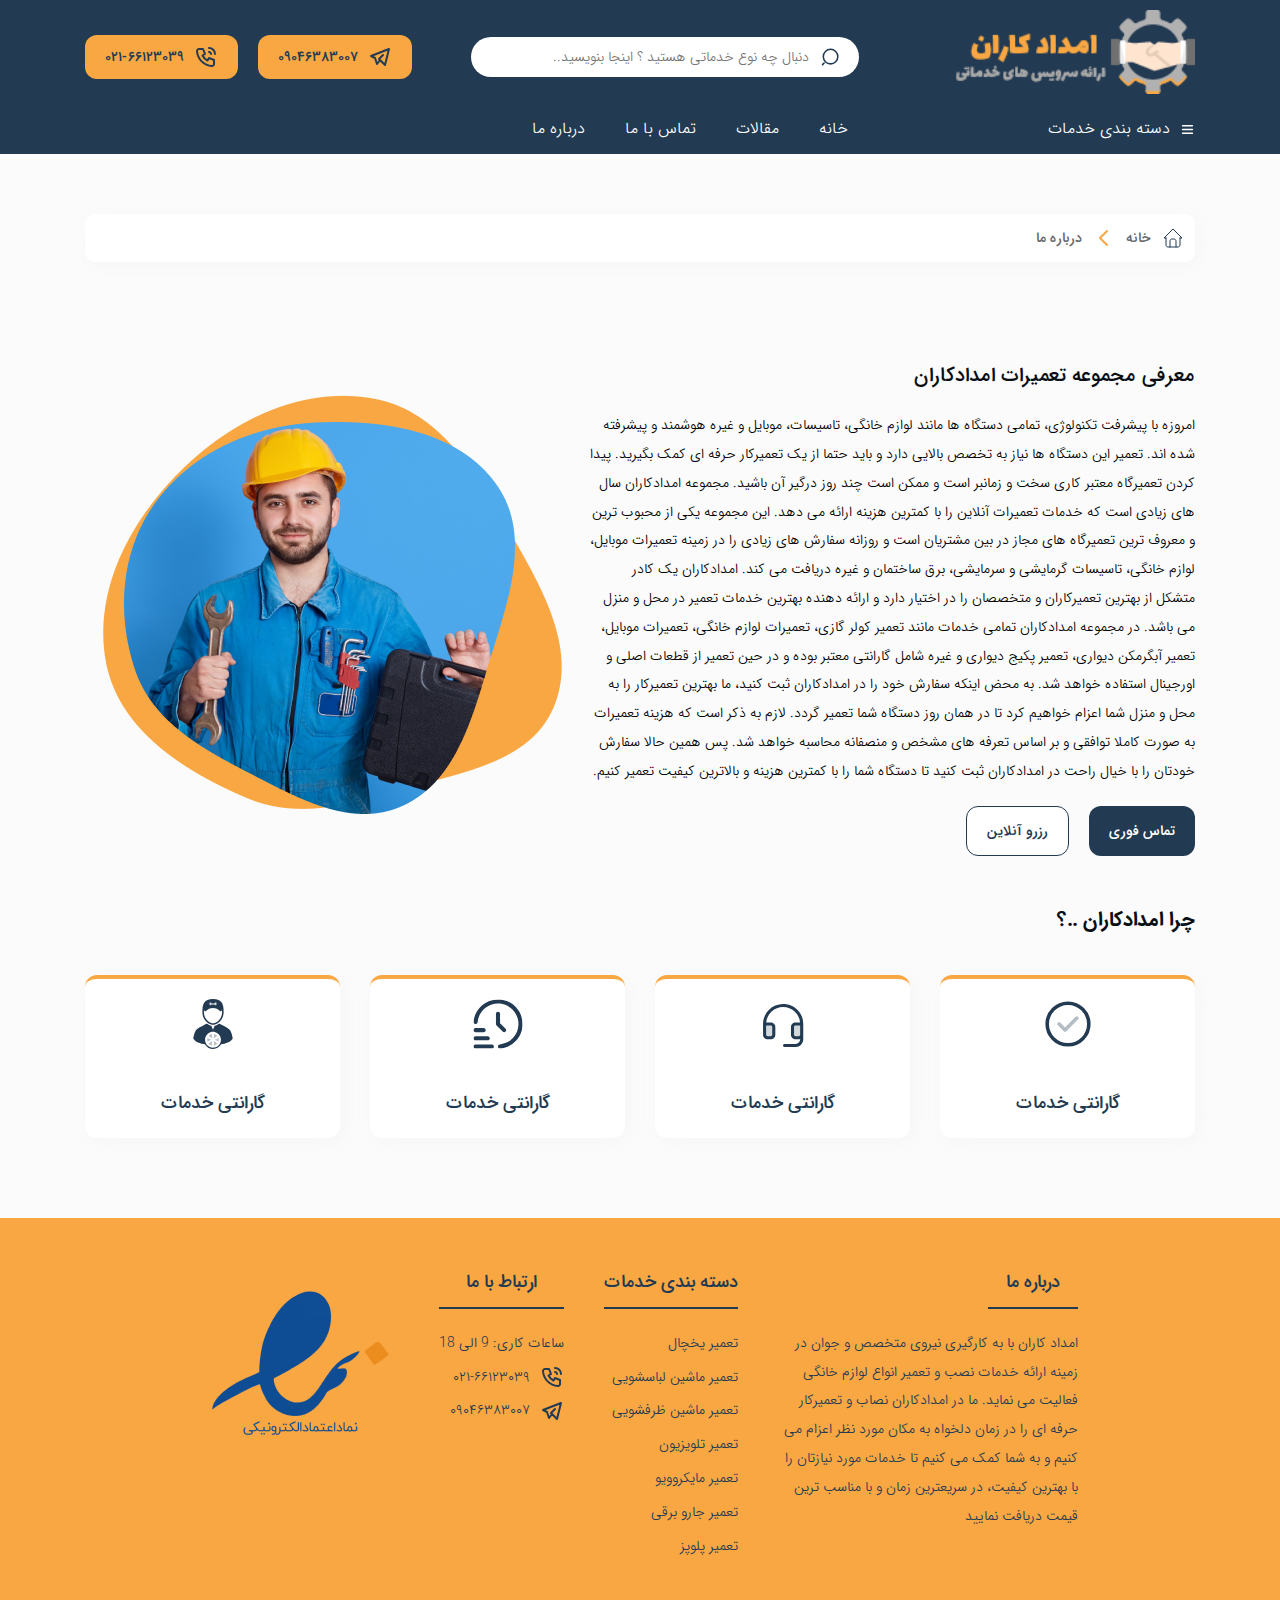
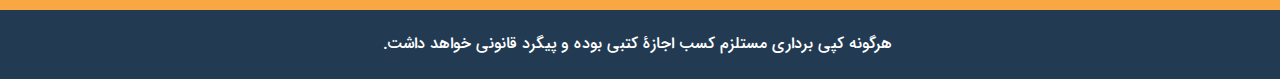
<file: page/about-us.html>
<!DOCTYPE html>
<html lang="fa" dir="rtl">

<head>
    <meta charset="UTF-8">
    <meta name="viewport" content="width=device-width, initial-scale=1.0">
    <title>about-us</title>
    <link rel="stylesheet" href="../style/font.css">
    <link rel="stylesheet" href="../style/grid.css">
    <link rel="stylesheet" href="../style/reset.css">
    <link rel="stylesheet" href="../style/app.css">
    <link rel="stylesheet" href="../style/about-us.css">
    <link rel="stylesheet" href="../style/rispansive.css">
</head>

<body>

    <header class="header">
        <div class="container">
            <div class="header-werraper">
                <div class="header-top">
                    <div class="logo">
                        <img src="../images/headerzip/logo (3) 1.svg" alt="">
                    </div>
                    <div class="header-search">
                        <svg width="20" height="20" viewBox="0 0 24 24" fill="none" xmlns="http://www.w3.org/2000/svg">
                            <path
                                d="M3 11.5C3 16.7467 7.2533 21 12.5 21C17.7467 21 22 16.7467 22 11.5C22 6.25329 17.7467 2 12.5 2C7.2533 2 3 6.25329 3 11.5Z"
                                stroke="#223A52" stroke-width="2" stroke-linecap="round" stroke-linejoin="round" />
                            <path d="M2 22L4 20" stroke="#223A52" stroke-width="2" stroke-linecap="round"
                                stroke-linejoin="round" />
                        </svg>

                        <input class="header-search__input" type="text"
                            placeholder="دنبال چه نوع خدماتی هستید ؟ اینجا بنویسید..">
                    </div>
                    <div class="header-contact">
                        <button class="header-contact__btn btn">
                            ۰۹۰۴۶۳۸۳۰۰۷
                            <svg width="24" height="24" viewBox="0 0 24 24" fill="none"
                                xmlns="http://www.w3.org/2000/svg">
                                <g clip-path="url(#clip0_101_207)">
                                    <path d="M15 10L11 14L17 20L21 4L3 11L7 13L9 19L12 15" stroke="#223A52"
                                        stroke-width="2" stroke-linecap="round" stroke-linejoin="round" />
                                </g>
                                <defs>
                                    <clipPath id="clip0_101_207">
                                        <rect width="24" height="24" fill="white" />
                                    </clipPath>
                                </defs>
                            </svg>

                        </button>
                        <button class="header-contact__btn btn">
                            ۰۲۱-۶۶۱۲۳۰۳۹
                            <svg width="24" height="24" viewBox="0 0 24 24" fill="none"
                                xmlns="http://www.w3.org/2000/svg">
                                <g clip-path="url(#clip0_101_200)">
                                    <path
                                        d="M5 4H9L11 9L8.5 10.5C9.57096 12.6715 11.3285 14.429 13.5 15.5L15 13L20 15V19C20 19.5304 19.7893 20.0391 19.4142 20.4142C19.0391 20.7893 18.5304 21 18 21C14.0993 20.763 10.4202 19.1065 7.65683 16.3432C4.8935 13.5798 3.23705 9.90074 3 6C3 5.46957 3.21071 4.96086 3.58579 4.58579C3.96086 4.21071 4.46957 4 5 4Z"
                                        stroke="#223A52" stroke-width="2" stroke-linecap="round"
                                        stroke-linejoin="round" />
                                    <path
                                        d="M15 7C15.5304 7 16.0391 7.21071 16.4142 7.58579C16.7893 7.96086 17 8.46957 17 9"
                                        stroke="#223A52" stroke-width="2" stroke-linecap="round"
                                        stroke-linejoin="round" />
                                    <path
                                        d="M15 3C16.5913 3 18.1174 3.63214 19.2426 4.75736C20.3679 5.88258 21 7.4087 21 9"
                                        stroke="#223A52" stroke-width="2" stroke-linecap="round"
                                        stroke-linejoin="round" />
                                </g>
                                <defs>
                                    <clipPath id="clip0_101_200">
                                        <rect width="24" height="24" fill="white" />
                                    </clipPath>
                                </defs>
                            </svg>

                        </button>
                    </div>
                    <div class="toggel-menu">
                        <span class="toggel-menu__line"></span>
                    </div>
                </div>
                <div class="header-bottom">
                    <nav class="nav">
                        <ul class="categories-menu">
                            <li class="categories-menu__item">
                                <a class="categories-menu__link">
                                    <svg width="32" height="32" viewBox="0 0 32 32" fill="none"
                                        xmlns="http://www.w3.org/2000/svg">
                                        <g clip-path="url(#clip0_101_192)">
                                            <path d="M5.33331 8H26.6666" stroke="white" stroke-width="2.75"
                                                stroke-linecap="round" stroke-linejoin="round" />
                                            <path d="M5.33331 16H26.6666" stroke="white" stroke-width="2.75"
                                                stroke-linecap="round" stroke-linejoin="round" />
                                            <path d="M5.33331 24H26.6666" stroke="white" stroke-width="2.75"
                                                stroke-linecap="round" stroke-linejoin="round" />
                                        </g>
                                        <defs>
                                            <clipPath id="clip0_101_192">
                                                <rect width="32" height="32" fill="white" />
                                            </clipPath>
                                        </defs>
                                    </svg>

                                    دسته بندی خدمات

                                </a>
                                <div class="mega">
                                    <ul>
                                        <li>
                                            <a class="mega-link">
                                                تاسیسات
                                            </a>
                                            <div class="mega-submenu">
                                                <div class="mega-submenu-content">
                                                    <div class="mega-submenu-box">

                                                        <h5 class="mega-submenu-box__title">لوازم آشپزخانه</h5>
                                                        <ul class="mega-submenu-box__menu">
                                                            <li><a href="">تعمیر یخچال</a></li>
                                                            <li><a href="">تعمیر ماشین لباسشویی</a></li>
                                                            <li><a href="">تعمیر ماشین ظرفشویی</a></li>
                                                            <li><a href="">تعمیر ماکروویو</a></li>
                                                            <li><a href="">تعمیر آسیاب برقی</a></li>
                                                            <li><a href="">تعمیر خردکن برقی</a></li>
                                                            <li><a href="">تعمیر قهوه ساز</a></li>
                                                            <li><a href="">تعمیر چای ساز</a></li>
                                                            <li><a href="">تعمیر اسپرسو ساز</a></li>
                                                            <li><a href="">تعمیر آبمیوه گیری</a></li>
                                                            <li><a href="">تعمیر چرخ گوشت</a></li>
                                                            <li><a href="">تعمیر ساندویچ ساز</a></li>
                                                            <li><a href="">تعمیر بخارپز</a></li>
                                                            <li><a href="">تعمیر پلوپز</a></li>
                                                            <li><a href="">تعمیر کتری برقی</a></li>
                                                            <li><a href="">تعمیر زودپز برقی</a></li>
                                                            <li><a href="">تعمیر کیک پز</a></li>
                                                        </ul>
                                                    </div>
                                                    <div class="mega-submenu-box">

                                                        <h5 class="mega-submenu-box__title">لوازم برقی</h5>
                                                        <ul class="mega-submenu-box__menu">
                                                            <li><a href="">تعمیر اتو</a></li>
                                                            <li><a href="">تعمیر جارو برقی</a></li>
                                                            <li><a href="">تعمیر جارو شارژی</a></li>
                                                            <li><a href="">تعمیر بخارشوی</a></li>
                                                            <li><a href="">تعمیر سرامیک شو</a></li>
                                                            <li><a href="">تعمیر سشوار</a></li>
                                                            <li><a href="">تعمیر بخاری برقی</a></li>

                                                        </ul>
                                                    </div>
                                                    <div class="mega-submenu-box">

                                                        <h5 class="mega-submenu-box__title">لوازم صوتی تصویری</h5>
                                                        <ul class="mega-submenu-box__menu">
                                                            <li><a href="">تعمیر تلویزیون</a></li>
                                                            <li><a href="">تعمیر سینمای خانگی</a></li>
                                                            <li><a href="">تعمیر ماشین ظرفشویی</a></li>
                                                            <li><a href="">تعمیر ماکروویو</a></li>
                                                            <li><a href="">تعمیر آسیاب برقی</a></li>
                                                            <li><a href="">تعمیر خردکن برقی</a></li>
                                                            <li><a href="">تعمیر قهوه ساز</a></li>
                                                            <li><a href="">تعمیر چای ساز</a></li>

                                                        </ul>
                                                    </div>
                                                    <div class="mega-submenu-box">

                                                        <h5 class="mega-submenu-box__title">لوازم صوتی تصویری</h5>
                                                        <ul class="mega-submenu-box__menu">
                                                            <li><a href="">تعمیر تلویزیون</a></li>
                                                            <li><a href="">تعمیر سینمای خانگی</a></li>
                                                            <li><a href="">تعمیر ماشین ظرفشویی</a></li>
                                                            <li><a href="">تعمیر ماکروویو</a></li>
                                                            <li><a href="">تعمیر آسیاب برقی</a></li>
                                                            <li><a href="">تعمیر خردکن برقی</a></li>
                                                            <li><a href="">تعمیر قهوه ساز</a></li>
                                                            <li><a href="">تعمیر چای ساز</a></li>

                                                        </ul>
                                                    </div>




                                                </div>

                                            </div>

                                        </li>
                                        <li>
                                            <a class="mega-link">
                                                نصب و تعمیر لوازم خانه
                                            </a>
                                            <div class="mega-submenu">
                                                <div class="mega-submenu-content">
                                                    <div class="mega-submenu-box">

                                                        <h5 class="mega-submenu-box__title">لوازم تاسیسات</h5>
                                                        <ul class="mega-submenu-box__menu">
                                                            <li><a href="">تعمیر یخچال</a></li>
                                                            <li><a href="">تعمیر ماشین لباسشویی</a></li>
                                                            <li><a href="">تعمیر ماشین ظرفشویی</a></li>
                                                            <li><a href="">تعمیر ماکروویو</a></li>
                                                            <li><a href="">تعمیر آسیاب برقی</a></li>
                                                            <li><a href="">تعمیر خردکن برقی</a></li>
                                                            <li><a href="">تعمیر قهوه ساز</a></li>
                                                            <li><a href="">تعمیر چای ساز</a></li>
                                                            <li><a href="">تعمیر اسپرسو ساز</a></li>
                                                            <li><a href="">تعمیر آبمیوه گیری</a></li>
                                                            <li><a href="">تعمیر چرخ گوشت</a></li>
                                                            <li><a href="">تعمیر ساندویچ ساز</a></li>
                                                            <li><a href="">تعمیر بخارپز</a></li>
                                                            <li><a href="">تعمیر پلوپز</a></li>
                                                            <li><a href="">تعمیر کتری برقی</a></li>
                                                            <li><a href="">تعمیر زودپز برقی</a></li>
                                                            <li><a href="">تعمیر کیک پز</a></li>
                                                        </ul>
                                                    </div>
                                                    <div class="mega-submenu-box">

                                                        <h5 class="mega-submenu-box__title">لوازم برقی</h5>
                                                        <ul class="mega-submenu-box__menu">
                                                            <li><a href="">تعمیر اتو</a></li>
                                                            <li><a href="">تعمیر جارو برقی</a></li>
                                                            <li><a href="">تعمیر جارو شارژی</a></li>
                                                            <li><a href="">تعمیر بخارشوی</a></li>
                                                            <li><a href="">تعمیر سرامیک شو</a></li>
                                                            <li><a href="">تعمیر سشوار</a></li>
                                                            <li><a href="">تعمیر بخاری برقی</a></li>

                                                        </ul>
                                                    </div>
                                                    <div class="mega-submenu-box">

                                                        <h5 class="mega-submenu-box__title">لوازم صوتی تصویری</h5>
                                                        <ul class="mega-submenu-box__menu">
                                                            <li><a href="">تعمیر تلویزیون</a></li>
                                                            <li><a href="">تعمیر سینمای خانگی</a></li>
                                                            <li><a href="">تعمیر ماشین ظرفشویی</a></li>
                                                            <li><a href="">تعمیر ماکروویو</a></li>
                                                            <li><a href="">تعمیر آسیاب برقی</a></li>
                                                            <li><a href="">تعمیر خردکن برقی</a></li>
                                                            <li><a href="">تعمیر قهوه ساز</a></li>
                                                            <li><a href="">تعمیر چای ساز</a></li>

                                                        </ul>
                                                    </div>
                                                    <div class="mega-submenu-box">

                                                        <h5 class="mega-submenu-box__title">لوازم صوتی تصویری</h5>
                                                        <ul class="mega-submenu-box__menu">
                                                            <li><a href="">تعمیر تلویزیون</a></li>
                                                            <li><a href="">تعمیر سینمای خانگی</a></li>
                                                            <li><a href="">تعمیر ماشین ظرفشویی</a></li>
                                                            <li><a href="">تعمیر ماکروویو</a></li>
                                                            <li><a href="">تعمیر آسیاب برقی</a></li>
                                                            <li><a href="">تعمیر خردکن برقی</a></li>
                                                            <li><a href="">تعمیر قهوه ساز</a></li>
                                                            <li><a href="">تعمیر چای ساز</a></li>

                                                        </ul>
                                                    </div>




                                                </div>

                                            </div>
                                        </li>
                                        <li>
                                            <a class="mega-link">
                                                برق و الکترونیک
                                            </a>
                                            <div class="mega-submenu">
                                                <div class="mega-submenu-content">
                                                    <div class="mega-submenu-box">

                                                        <h5 class="mega-submenu-box__title">لوازم آشپزخانه</h5>
                                                        <ul class="mega-submenu-box__menu">
                                                            <li><a href="">تعمیر یخچال</a></li>
                                                            <li><a href="">تعمیر ماشین لباسشویی</a></li>
                                                            <li><a href="">تعمیر ماشین ظرفشویی</a></li>
                                                            <li><a href="">تعمیر ماکروویو</a></li>
                                                            <li><a href="">تعمیر آسیاب برقی</a></li>
                                                            <li><a href="">تعمیر خردکن برقی</a></li>
                                                            <li><a href="">تعمیر قهوه ساز</a></li>
                                                            <li><a href="">تعمیر چای ساز</a></li>
                                                            <li><a href="">تعمیر اسپرسو ساز</a></li>
                                                            <li><a href="">تعمیر آبمیوه گیری</a></li>
                                                            <li><a href="">تعمیر چرخ گوشت</a></li>
                                                            <li><a href="">تعمیر ساندویچ ساز</a></li>
                                                            <li><a href="">تعمیر بخارپز</a></li>
                                                            <li><a href="">تعمیر پلوپز</a></li>
                                                            <li><a href="">تعمیر کتری برقی</a></li>
                                                            <li><a href="">تعمیر زودپز برقی</a></li>
                                                            <li><a href="">تعمیر کیک پز</a></li>
                                                        </ul>
                                                    </div>
                                                    <div class="mega-submenu-box">

                                                        <h5 class="mega-submenu-box__title">لوازم برقی</h5>
                                                        <ul class="mega-submenu-box__menu">
                                                            <li><a href="">تعمیر اتو</a></li>
                                                            <li><a href="">تعمیر جارو برقی</a></li>
                                                            <li><a href="">تعمیر جارو شارژی</a></li>
                                                            <li><a href="">تعمیر بخارشوی</a></li>
                                                            <li><a href="">تعمیر سرامیک شو</a></li>
                                                            <li><a href="">تعمیر سشوار</a></li>
                                                            <li><a href="">تعمیر بخاری برقی</a></li>

                                                        </ul>
                                                    </div>
                                                    <div class="mega-submenu-box">

                                                        <h5 class="mega-submenu-box__title">لوازم صوتی تصویری</h5>
                                                        <ul class="mega-submenu-box__menu">
                                                            <li><a href="">تعمیر تلویزیون</a></li>
                                                            <li><a href="">تعمیر سینمای خانگی</a></li>
                                                            <li><a href="">تعمیر ماشین ظرفشویی</a></li>
                                                            <li><a href="">تعمیر ماکروویو</a></li>
                                                            <li><a href="">تعمیر آسیاب برقی</a></li>
                                                            <li><a href="">تعمیر خردکن برقی</a></li>
                                                            <li><a href="">تعمیر قهوه ساز</a></li>
                                                            <li><a href="">تعمیر چای ساز</a></li>

                                                        </ul>
                                                    </div>
                                                    <div class="mega-submenu-box">

                                                        <h5 class="mega-submenu-box__title">لوازم صوتی تصویری</h5>
                                                        <ul class="mega-submenu-box__menu">
                                                            <li><a href="">تعمیر تلویزیون</a></li>
                                                            <li><a href="">تعمیر سینمای خانگی</a></li>
                                                            <li><a href="">تعمیر ماشین ظرفشویی</a></li>
                                                            <li><a href="">تعمیر ماکروویو</a></li>
                                                            <li><a href="">تعمیر آسیاب برقی</a></li>
                                                            <li><a href="">تعمیر خردکن برقی</a></li>
                                                            <li><a href="">تعمیر قهوه ساز</a></li>
                                                            <li><a href="">تعمیر چای ساز</a></li>

                                                        </ul>
                                                    </div>




                                                </div>

                                            </div>
                                        </li>
                                        <li>
                                            <a class="mega-link">
                                                تعمیرات برد
                                            </a>
                                            <div class="mega-submenu">
                                                <div class="mega-submenu-content">
                                                    <div class="mega-submenu-box">

                                                        <h5 class="mega-submenu-box__title">لوازم آشپزخانه</h5>
                                                        <ul class="mega-submenu-box__menu">
                                                            <li><a href="">تعمیر یخچال</a></li>
                                                            <li><a href="">تعمیر ماشین لباسشویی</a></li>
                                                            <li><a href="">تعمیر ماشین ظرفشویی</a></li>
                                                            <li><a href="">تعمیر ماکروویو</a></li>
                                                            <li><a href="">تعمیر آسیاب برقی</a></li>
                                                            <li><a href="">تعمیر خردکن برقی</a></li>
                                                            <li><a href="">تعمیر قهوه ساز</a></li>
                                                            <li><a href="">تعمیر چای ساز</a></li>
                                                            <li><a href="">تعمیر اسپرسو ساز</a></li>
                                                            <li><a href="">تعمیر آبمیوه گیری</a></li>
                                                            <li><a href="">تعمیر چرخ گوشت</a></li>
                                                            <li><a href="">تعمیر ساندویچ ساز</a></li>
                                                            <li><a href="">تعمیر بخارپز</a></li>
                                                            <li><a href="">تعمیر پلوپز</a></li>
                                                            <li><a href="">تعمیر کتری برقی</a></li>
                                                            <li><a href="">تعمیر زودپز برقی</a></li>
                                                            <li><a href="">تعمیر کیک پز</a></li>
                                                        </ul>
                                                    </div>
                                                    <div class="mega-submenu-box">

                                                        <h5 class="mega-submenu-box__title">لوازم برقی</h5>
                                                        <ul class="mega-submenu-box__menu">
                                                            <li><a href="">تعمیر اتو</a></li>
                                                            <li><a href="">تعمیر جارو برقی</a></li>
                                                            <li><a href="">تعمیر جارو شارژی</a></li>
                                                            <li><a href="">تعمیر بخارشوی</a></li>
                                                            <li><a href="">تعمیر سرامیک شو</a></li>
                                                            <li><a href="">تعمیر سشوار</a></li>
                                                            <li><a href="">تعمیر بخاری برقی</a></li>

                                                        </ul>
                                                    </div>
                                                    <div class="mega-submenu-box">

                                                        <h5 class="mega-submenu-box__title">لوازم صوتی تصویری</h5>
                                                        <ul class="mega-submenu-box__menu">
                                                            <li><a href="">تعمیر تلویزیون</a></li>
                                                            <li><a href="">تعمیر سینمای خانگی</a></li>
                                                            <li><a href="">تعمیر ماشین ظرفشویی</a></li>
                                                            <li><a href="">تعمیر ماکروویو</a></li>
                                                            <li><a href="">تعمیر آسیاب برقی</a></li>
                                                            <li><a href="">تعمیر خردکن برقی</a></li>
                                                            <li><a href="">تعمیر قهوه ساز</a></li>
                                                            <li><a href="">تعمیر چای ساز</a></li>

                                                        </ul>
                                                    </div>
                                                    <div class="mega-submenu-box">

                                                        <h5 class="mega-submenu-box__title">لوازم صوتی تصویری</h5>
                                                        <ul class="mega-submenu-box__menu">
                                                            <li><a href="">تعمیر تلویزیون</a></li>
                                                            <li><a href="">تعمیر سینمای خانگی</a></li>
                                                            <li><a href="">تعمیر ماشین ظرفشویی</a></li>
                                                            <li><a href="">تعمیر ماکروویو</a></li>
                                                            <li><a href="">تعمیر آسیاب برقی</a></li>
                                                            <li><a href="">تعمیر خردکن برقی</a></li>
                                                            <li><a href="">تعمیر قهوه ساز</a></li>
                                                            <li><a href="">تعمیر چای ساز</a></li>

                                                        </ul>
                                                    </div>
                                                </div>

                                            </div>
                                        </li>
                                        <li>
                                            <a class="mega-link">
                                                تعمیرات موبایل
                                            </a>
                                            <div class="mega-submenu">
                                                <div class="mega-submenu-content">
                                                    <div class="mega-submenu-box">

                                                        <h5 class="mega-submenu-box__title">لوازم </h5>
                                                        <ul class="mega-submenu-box__menu">
                                                            <li><a href="">تعمیر یخچال</a></li>
                                                            <li><a href="">تعمیر ماشین لباسشویی</a></li>
                                                            <li><a href="">تعمیر ماشین ظرفشویی</a></li>
                                                            <li><a href="">تعمیر ماکروویو</a></li>
                                                            <li><a href="">تعمیر آسیاب برقی</a></li>
                                                            <li><a href="">تعمیر خردکن برقی</a></li>
                                                            <li><a href="">تعمیر قهوه ساز</a></li>
                                                            <li><a href="">تعمیر چای ساز</a></li>
                                                            <li><a href="">تعمیر اسپرسو ساز</a></li>
                                                            <li><a href="">تعمیر آبمیوه گیری</a></li>
                                                            <li><a href="">تعمیر چرخ گوشت</a></li>
                                                            <li><a href="">تعمیر ساندویچ ساز</a></li>
                                                            <li><a href="">تعمیر بخارپز</a></li>
                                                            <li><a href="">تعمیر پلوپز</a></li>
                                                            <li><a href="">تعمیر کتری برقی</a></li>
                                                            <li><a href="">تعمیر زودپز برقی</a></li>
                                                            <li><a href="">تعمیر کیک پز</a></li>
                                                        </ul>
                                                    </div>
                                                    <div class="mega-submenu-box">

                                                        <h5 class="mega-submenu-box__title">لوازم برقی</h5>
                                                        <ul class="mega-submenu-box__menu">
                                                            <li><a href="">تعمیر اتو</a></li>
                                                            <li><a href="">تعمیر جارو برقی</a></li>
                                                            <li><a href="">تعمیر جارو شارژی</a></li>
                                                            <li><a href="">تعمیر بخارشوی</a></li>
                                                            <li><a href="">تعمیر سرامیک شو</a></li>
                                                            <li><a href="">تعمیر سشوار</a></li>
                                                            <li><a href="">تعمیر بخاری برقی</a></li>

                                                        </ul>
                                                    </div>
                                                    <div class="mega-submenu-box">

                                                        <h5 class="mega-submenu-box__title">لوازم صوتی تصویری</h5>
                                                        <ul class="mega-submenu-box__menu">
                                                            <li><a href="">تعمیر تلویزیون</a></li>
                                                            <li><a href="">تعمیر سینمای خانگی</a></li>
                                                            <li><a href="">تعمیر ماشین ظرفشویی</a></li>
                                                            <li><a href="">تعمیر ماکروویو</a></li>
                                                            <li><a href="">تعمیر آسیاب برقی</a></li>
                                                            <li><a href="">تعمیر خردکن برقی</a></li>
                                                            <li><a href="">تعمیر قهوه ساز</a></li>
                                                            <li><a href="">تعمیر چای ساز</a></li>

                                                        </ul>
                                                    </div>
                                                    <div class="mega-submenu-box">

                                                        <h5 class="mega-submenu-box__title">لوازم صوتی تصویری</h5>
                                                        <ul class="mega-submenu-box__menu">
                                                            <li><a href="">تعمیر تلویزیون</a></li>
                                                            <li><a href="">تعمیر سینمای خانگی</a></li>
                                                            <li><a href="">تعمیر ماشین ظرفشویی</a></li>
                                                            <li><a href="">تعمیر ماکروویو</a></li>
                                                            <li><a href="">تعمیر آسیاب برقی</a></li>
                                                            <li><a href="">تعمیر خردکن برقی</a></li>
                                                            <li><a href="">تعمیر قهوه ساز</a></li>
                                                            <li><a href="">تعمیر چای ساز</a></li>

                                                        </ul>
                                                    </div>




                                                </div>

                                            </div>
                                        </li>
                                    </ul>
                                </div>
                            </li>
                        </ul>
                        <ul class="menu">
                            <li class="menu__item">
                                <a class="menu-item__link " href="">خانه</a>
                            </li>
                            <li class="menu__item">
                                <a class="menu-item__link" href="">مقالات</a>
                            </li>
                            <li class="menu__item">
                                <a class="menu-item__link " href="">تماس با ما</a>
                            </li>
                            <li class="menu__item">
                                <a class="menu-item__link " href="">درباره ما</a>
                            </li>

                        </ul>
                    </nav>
                </div>
                <nav class="nav-mobail">
                    <aside>
                        <div class="logo-mobail">
                            <img src="../images/headerzip/logo (3) 1.svg" alt="">
                        </div>
                        <div class="search-mobail">
                            <svg width="20" height="20" viewBox="0 0 24 24" fill="none"
                                xmlns="http://www.w3.org/2000/svg">
                                <path
                                    d="M3 11.5C3 16.7467 7.2533 21 12.5 21C17.7467 21 22 16.7467 22 11.5C22 6.25329 17.7467 2 12.5 2C7.2533 2 3 6.25329 3 11.5Z"
                                    stroke="#223A52" stroke-width="2" stroke-linecap="round" stroke-linejoin="round" />
                                <path d="M2 22L4 20" stroke="#223A52" stroke-width="2" stroke-linecap="round"
                                    stroke-linejoin="round" />
                            </svg>

                            <input class="-search-mobail__input" type="text"
                                placeholder="دنبال چه نوع خدماتی هستید ؟ اینجا بنویسید..">
                        </div>
                        <ul class="menu-mobail">
                            <li class="menu-item">
                                <a href="">
                                    خانه
                                </a>
                            </li>
                            <li class="menu-item">
                                <a href="">
                                    مقالات 
                                </a>
                            </li>
                            <li class="menu-item " id="cours">
                                <a class="dropdown">
                                    دسته بندی خدمات
                                    <svg class="dropdown-icon" xmlns="http://www.w3.org/2000/svg" fill="none"
                                        viewBox="0 0 24 24" stroke-width="4" stroke="currentColor">
                                        <path stroke-linecap="round" stroke-linejoin="round"
                                            d="m19.5 8.25-7.5 7.5-7.5-7.5" />
                                    </svg>
                                </a>
                                <ul>
                                    <li class="menu-item__sub">
                                        <a>تاسیسات
                                            <svg xmlns="http://www.w3.org/2000/svg" fill="none" viewBox="0 0 24 24"
                                                stroke-width="4" stroke="currentColor">
                                                <path stroke-linecap="round" stroke-linejoin="round"
                                                    d="m19.5 8.25-7.5 7.5-7.5-7.5" />
                                            </svg>
                                        </a>
                                        <ul>
                                            <li class="sub-sub">
                                                <a>تعمیرات لوازم خانگی و رفاهی
                                                    <svg xmlns="http://www.w3.org/2000/svg" fill="none"
                                                        viewBox="0 0 24 24" stroke-width="4" stroke="currentColor">
                                                        <path stroke-linecap="round" stroke-linejoin="round"
                                                            d="m19.5 8.25-7.5 7.5-7.5-7.5" />
                                                    </svg>
                                                </a>
                                                <ul>
                                                    <li>
                                                        <a href="">آموزش تعمیرات موبایل

                                                        </a>
                                                    </li>
                                                    <li>
                                                        <a href="">آموزش تعمیرات نرم افزار موبایل</a>
                                                    </li>
                                                    <li>
                                                        <a href="">آموزش تعمیرات تبلت</a>
                                                    </li>
                                                    <li>
                                                        <a href="">آموزش تعمیرات لبتاب</a>
                                                    </li>
                                                    <li>
                                                        <a href="">آموزش پروگرام هارد</a>
                                                    </li>


                                                </ul>
                                            </li>
                                            <li class="sub-sub">
                                                <a>تعمیرات لوازم خانگی و رفاهی
                                                    <svg xmlns="http://www.w3.org/2000/svg" fill="none"
                                                        viewBox="0 0 24 24" stroke-width="4" stroke="currentColor">
                                                        <path stroke-linecap="round" stroke-linejoin="round"
                                                            d="m19.5 8.25-7.5 7.5-7.5-7.5" />
                                                    </svg>
                                                </a>
                                                <ul>
                                                    <li>
                                                        <a href="">آموزش تعمیرات موبایل

                                                        </a>
                                                    </li>
                                                    <li>
                                                        <a href="">آموزش تعمیرات نرم افزار موبایل</a>
                                                    </li>
                                                    <li>
                                                        <a href="">آموزش تعمیرات تبلت</a>
                                                    </li>
                                                    <li>
                                                        <a href="">آموزش تعمیرات لبتاب</a>
                                                    </li>
                                                    <li>
                                                        <a href="">آموزش پروگرام هارد</a>
                                                    </li>


                                                </ul>
                                            </li>
                                            <li class="sub-sub">
                                                <a>تعمیرات لوازم خانگی و رفاهی
                                                    <svg xmlns="http://www.w3.org/2000/svg" fill="none"
                                                        viewBox="0 0 24 24" stroke-width="4" stroke="currentColor">
                                                        <path stroke-linecap="round" stroke-linejoin="round"
                                                            d="m19.5 8.25-7.5 7.5-7.5-7.5" />
                                                    </svg>
                                                </a>
                                                <ul>
                                                    <li>
                                                        <a href="">آموزش تعمیرات موبایل

                                                        </a>
                                                    </li>
                                                    <li>
                                                        <a href="">آموزش تعمیرات نرم افزار موبایل</a>
                                                    </li>
                                                    <li>
                                                        <a href="">آموزش تعمیرات تبلت</a>
                                                    </li>
                                                    <li>
                                                        <a href="">آموزش تعمیرات لبتاب</a>
                                                    </li>
                                                    <li>
                                                        <a href="">آموزش پروگرام هارد</a>
                                                    </li>


                                                </ul>
                                            </li>
                                            <li class="sub-sub">
                                                <a>تعمیرات لوازم خانگی و رفاهی
                                                    <svg xmlns="http://www.w3.org/2000/svg" fill="none"
                                                        viewBox="0 0 24 24" stroke-width="4" stroke="currentColor">
                                                        <path stroke-linecap="round" stroke-linejoin="round"
                                                            d="m19.5 8.25-7.5 7.5-7.5-7.5" />
                                                    </svg>
                                                </a>
                                                <ul>
                                                    <li>
                                                        <a href="">آموزش تعمیرات موبایل

                                                        </a>
                                                    </li>
                                                    <li>
                                                        <a href="">آموزش تعمیرات نرم افزار موبایل</a>
                                                    </li>
                                                    <li>
                                                        <a href="">آموزش تعمیرات تبلت</a>
                                                    </li>
                                                    <li>
                                                        <a href="">آموزش تعمیرات لبتاب</a>
                                                    </li>
                                                    <li>
                                                        <a href="">آموزش پروگرام هارد</a>
                                                    </li>


                                                </ul>
                                            </li>
                                            <li class="sub-sub">
                                                <a>تعمیرات لوازم خانگی و رفاهی
                                                    <svg xmlns="http://www.w3.org/2000/svg" fill="none"
                                                        viewBox="0 0 24 24" stroke-width="4" stroke="currentColor">
                                                        <path stroke-linecap="round" stroke-linejoin="round"
                                                            d="m19.5 8.25-7.5 7.5-7.5-7.5" />
                                                    </svg>
                                                </a>
                                                <ul>
                                                    <li>
                                                        <a href="">آموزش تعمیرات موبایل

                                                        </a>
                                                    </li>
                                                    <li>
                                                        <a href="">آموزش تعمیرات نرم افزار موبایل</a>
                                                    </li>
                                                    <li>
                                                        <a href="">آموزش تعمیرات تبلت</a>
                                                    </li>
                                                    <li>
                                                        <a href="">آموزش تعمیرات لبتاب</a>
                                                    </li>
                                                    <li>
                                                        <a href="">آموزش پروگرام هارد</a>
                                                    </li>


                                                </ul>
                                            </li>


                                        </ul>
                                    </li>
                                    <li class="menu-item__sub">
                                        <a>نصب و تعمیر لوازم خانه
                                            <svg xmlns="http://www.w3.org/2000/svg" fill="none" viewBox="0 0 24 24"
                                                stroke-width="4" stroke="currentColor">
                                                <path stroke-linecap="round" stroke-linejoin="round"
                                                    d="m19.5 8.25-7.5 7.5-7.5-7.5" />
                                            </svg>
                                        </a>
                                        <ul>
                                            <li class="sub-sub">
                                                <a>تعمیرات لوازم خانگی و رفاهی
                                                    <svg xmlns="http://www.w3.org/2000/svg" fill="none"
                                                        viewBox="0 0 24 24" stroke-width="4" stroke="currentColor">
                                                        <path stroke-linecap="round" stroke-linejoin="round"
                                                            d="m19.5 8.25-7.5 7.5-7.5-7.5" />
                                                    </svg>
                                                </a>
                                                <ul>
                                                    <li>
                                                        <a href="">آموزش تعمیرات موبایل

                                                        </a>
                                                    </li>
                                                    <li>
                                                        <a href="">آموزش تعمیرات نرم افزار موبایل</a>
                                                    </li>
                                                    <li>
                                                        <a href="">آموزش تعمیرات تبلت</a>
                                                    </li>
                                                    <li>
                                                        <a href="">آموزش تعمیرات لبتاب</a>
                                                    </li>
                                                    <li>
                                                        <a href="">آموزش پروگرام هارد</a>
                                                    </li>


                                                </ul>
                                            </li>
                                            <li class="sub-sub">
                                                <a>تعمیرات لوازم خانگی و رفاهی
                                                    <svg xmlns="http://www.w3.org/2000/svg" fill="none"
                                                        viewBox="0 0 24 24" stroke-width="4" stroke="currentColor">
                                                        <path stroke-linecap="round" stroke-linejoin="round"
                                                            d="m19.5 8.25-7.5 7.5-7.5-7.5" />
                                                    </svg>
                                                </a>
                                                <ul>
                                                    <li>
                                                        <a href="">آموزش تعمیرات موبایل

                                                        </a>
                                                    </li>
                                                    <li>
                                                        <a href="">آموزش تعمیرات نرم افزار موبایل</a>
                                                    </li>
                                                    <li>
                                                        <a href="">آموزش تعمیرات تبلت</a>
                                                    </li>
                                                    <li>
                                                        <a href="">آموزش تعمیرات لبتاب</a>
                                                    </li>
                                                    <li>
                                                        <a href="">آموزش پروگرام هارد</a>
                                                    </li>


                                                </ul>
                                            </li>
                                            <li class="sub-sub">
                                                <a>تعمیرات لوازم خانگی و رفاهی
                                                    <svg xmlns="http://www.w3.org/2000/svg" fill="none"
                                                        viewBox="0 0 24 24" stroke-width="4" stroke="currentColor">
                                                        <path stroke-linecap="round" stroke-linejoin="round"
                                                            d="m19.5 8.25-7.5 7.5-7.5-7.5" />
                                                    </svg>
                                                </a>
                                                <ul>
                                                    <li>
                                                        <a href="">آموزش تعمیرات موبایل

                                                        </a>
                                                    </li>
                                                    <li>
                                                        <a href="">آموزش تعمیرات نرم افزار موبایل</a>
                                                    </li>
                                                    <li>
                                                        <a href="">آموزش تعمیرات تبلت</a>
                                                    </li>
                                                    <li>
                                                        <a href="">آموزش تعمیرات لبتاب</a>
                                                    </li>
                                                    <li>
                                                        <a href="">آموزش پروگرام هارد</a>
                                                    </li>


                                                </ul>
                                            </li>
                                            <li class="sub-sub">
                                                <a>تعمیرات لوازم خانگی و رفاهی
                                                    <svg xmlns="http://www.w3.org/2000/svg" fill="none"
                                                        viewBox="0 0 24 24" stroke-width="4" stroke="currentColor">
                                                        <path stroke-linecap="round" stroke-linejoin="round"
                                                            d="m19.5 8.25-7.5 7.5-7.5-7.5" />
                                                    </svg>
                                                </a>
                                                <ul>
                                                    <li>
                                                        <a href="">آموزش تعمیرات موبایل

                                                        </a>
                                                    </li>
                                                    <li>
                                                        <a href="">آموزش تعمیرات نرم افزار موبایل</a>
                                                    </li>
                                                    <li>
                                                        <a href="">آموزش تعمیرات تبلت</a>
                                                    </li>
                                                    <li>
                                                        <a href="">آموزش تعمیرات لبتاب</a>
                                                    </li>
                                                    <li>
                                                        <a href="">آموزش پروگرام هارد</a>
                                                    </li>


                                                </ul>
                                            </li>
                                            <li class="sub-sub">
                                                <a>تعمیرات لوازم خانگی و رفاهی
                                                    <svg xmlns="http://www.w3.org/2000/svg" fill="none"
                                                        viewBox="0 0 24 24" stroke-width="4" stroke="currentColor">
                                                        <path stroke-linecap="round" stroke-linejoin="round"
                                                            d="m19.5 8.25-7.5 7.5-7.5-7.5" />
                                                    </svg>
                                                </a>
                                                <ul>
                                                    <li>
                                                        <a href="">آموزش تعمیرات موبایل

                                                        </a>
                                                    </li>
                                                    <li>
                                                        <a href="">آموزش تعمیرات نرم افزار موبایل</a>
                                                    </li>
                                                    <li>
                                                        <a href="">آموزش تعمیرات تبلت</a>
                                                    </li>
                                                    <li>
                                                        <a href="">آموزش تعمیرات لبتاب</a>
                                                    </li>
                                                    <li>
                                                        <a href="">آموزش پروگرام هارد</a>
                                                    </li>


                                                </ul>
                                            </li>


                                        </ul>
                                    </li>
                                    <li class="menu-item__sub">
                                        <a>برق و الکترونیک
                                            <svg xmlns="http://www.w3.org/2000/svg" fill="none" viewBox="0 0 24 24"
                                                stroke-width="4" stroke="currentColor">
                                                <path stroke-linecap="round" stroke-linejoin="round"
                                                    d="m19.5 8.25-7.5 7.5-7.5-7.5" />
                                            </svg>
                                        </a>
                                        <ul>
                                            <li class="sub-sub">
                                                <a>تعمیرات لوازم خانگی و رفاهی
                                                    <svg xmlns="http://www.w3.org/2000/svg" fill="none"
                                                        viewBox="0 0 24 24" stroke-width="4" stroke="currentColor">
                                                        <path stroke-linecap="round" stroke-linejoin="round"
                                                            d="m19.5 8.25-7.5 7.5-7.5-7.5" />
                                                    </svg>
                                                </a>
                                                <ul>
                                                    <li>
                                                        <a href="">آموزش تعمیرات موبایل

                                                        </a>
                                                    </li>
                                                    <li>
                                                        <a href="">آموزش تعمیرات نرم افزار موبایل</a>
                                                    </li>
                                                    <li>
                                                        <a href="">آموزش تعمیرات تبلت</a>
                                                    </li>
                                                    <li>
                                                        <a href="">آموزش تعمیرات لبتاب</a>
                                                    </li>
                                                    <li>
                                                        <a href="">آموزش پروگرام هارد</a>
                                                    </li>


                                                </ul>
                                            </li>
                                            <li class="sub-sub">
                                                <a>تعمیرات لوازم خانگی و رفاهی
                                                    <svg xmlns="http://www.w3.org/2000/svg" fill="none"
                                                        viewBox="0 0 24 24" stroke-width="4" stroke="currentColor">
                                                        <path stroke-linecap="round" stroke-linejoin="round"
                                                            d="m19.5 8.25-7.5 7.5-7.5-7.5" />
                                                    </svg>
                                                </a>
                                                <ul>
                                                    <li>
                                                        <a href="">آموزش تعمیرات موبایل

                                                        </a>
                                                    </li>
                                                    <li>
                                                        <a href="">آموزش تعمیرات نرم افزار موبایل</a>
                                                    </li>
                                                    <li>
                                                        <a href="">آموزش تعمیرات تبلت</a>
                                                    </li>
                                                    <li>
                                                        <a href="">آموزش تعمیرات لبتاب</a>
                                                    </li>
                                                    <li>
                                                        <a href="">آموزش پروگرام هارد</a>
                                                    </li>


                                                </ul>
                                            </li>
                                            <li class="sub-sub">
                                                <a>تعمیرات لوازم خانگی و رفاهی
                                                    <svg xmlns="http://www.w3.org/2000/svg" fill="none"
                                                        viewBox="0 0 24 24" stroke-width="4" stroke="currentColor">
                                                        <path stroke-linecap="round" stroke-linejoin="round"
                                                            d="m19.5 8.25-7.5 7.5-7.5-7.5" />
                                                    </svg>
                                                </a>
                                                <ul>
                                                    <li>
                                                        <a href="">آموزش تعمیرات موبایل

                                                        </a>
                                                    </li>
                                                    <li>
                                                        <a href="">آموزش تعمیرات نرم افزار موبایل</a>
                                                    </li>
                                                    <li>
                                                        <a href="">آموزش تعمیرات تبلت</a>
                                                    </li>
                                                    <li>
                                                        <a href="">آموزش تعمیرات لبتاب</a>
                                                    </li>
                                                    <li>
                                                        <a href="">آموزش پروگرام هارد</a>
                                                    </li>


                                                </ul>
                                            </li>
                                            <li class="sub-sub">
                                                <a>تعمیرات لوازم خانگی و رفاهی
                                                    <svg xmlns="http://www.w3.org/2000/svg" fill="none"
                                                        viewBox="0 0 24 24" stroke-width="4" stroke="currentColor">
                                                        <path stroke-linecap="round" stroke-linejoin="round"
                                                            d="m19.5 8.25-7.5 7.5-7.5-7.5" />
                                                    </svg>
                                                </a>
                                                <ul>
                                                    <li>
                                                        <a href="">آموزش تعمیرات موبایل

                                                        </a>
                                                    </li>
                                                    <li>
                                                        <a href="">آموزش تعمیرات نرم افزار موبایل</a>
                                                    </li>
                                                    <li>
                                                        <a href="">آموزش تعمیرات تبلت</a>
                                                    </li>
                                                    <li>
                                                        <a href="">آموزش تعمیرات لبتاب</a>
                                                    </li>
                                                    <li>
                                                        <a href="">آموزش پروگرام هارد</a>
                                                    </li>


                                                </ul>
                                            </li>
                                            <li class="sub-sub">
                                                <a>تعمیرات لوازم خانگی و رفاهی
                                                    <svg xmlns="http://www.w3.org/2000/svg" fill="none"
                                                        viewBox="0 0 24 24" stroke-width="4" stroke="currentColor">
                                                        <path stroke-linecap="round" stroke-linejoin="round"
                                                            d="m19.5 8.25-7.5 7.5-7.5-7.5" />
                                                    </svg>
                                                </a>
                                                <ul>
                                                    <li>
                                                        <a href="">آموزش تعمیرات موبایل

                                                        </a>
                                                    </li>
                                                    <li>
                                                        <a href="">آموزش تعمیرات نرم افزار موبایل</a>
                                                    </li>
                                                    <li>
                                                        <a href="">آموزش تعمیرات تبلت</a>
                                                    </li>
                                                    <li>
                                                        <a href="">آموزش تعمیرات لبتاب</a>
                                                    </li>
                                                    <li>
                                                        <a href="">آموزش پروگرام هارد</a>
                                                    </li>


                                                </ul>
                                            </li>


                                        </ul>
                                    </li>
                                    <li class="menu-item__sub">
                                        <a>تعمیرات برد
                                            <svg xmlns="http://www.w3.org/2000/svg" fill="none" viewBox="0 0 24 24"
                                                stroke-width="4" stroke="currentColor">
                                                <path stroke-linecap="round" stroke-linejoin="round"
                                                    d="m19.5 8.25-7.5 7.5-7.5-7.5" />
                                            </svg>
                                        </a>
                                        <ul>
                                            <li class="sub-sub">
                                                <a>تعمیرات لوازم خانگی و رفاهی
                                                    <svg xmlns="http://www.w3.org/2000/svg" fill="none"
                                                        viewBox="0 0 24 24" stroke-width="4" stroke="currentColor">
                                                        <path stroke-linecap="round" stroke-linejoin="round"
                                                            d="m19.5 8.25-7.5 7.5-7.5-7.5" />
                                                    </svg>
                                                </a>
                                                <ul>
                                                    <li>
                                                        <a href="">آموزش تعمیرات موبایل

                                                        </a>
                                                    </li>
                                                    <li>
                                                        <a href="">آموزش تعمیرات نرم افزار موبایل</a>
                                                    </li>
                                                    <li>
                                                        <a href="">آموزش تعمیرات تبلت</a>
                                                    </li>
                                                    <li>
                                                        <a href="">آموزش تعمیرات لبتاب</a>
                                                    </li>
                                                    <li>
                                                        <a href="">آموزش پروگرام هارد</a>
                                                    </li>


                                                </ul>
                                            </li>
                                            <li class="sub-sub">
                                                <a>تعمیرات لوازم خانگی و رفاهی
                                                    <svg xmlns="http://www.w3.org/2000/svg" fill="none"
                                                        viewBox="0 0 24 24" stroke-width="4" stroke="currentColor">
                                                        <path stroke-linecap="round" stroke-linejoin="round"
                                                            d="m19.5 8.25-7.5 7.5-7.5-7.5" />
                                                    </svg>
                                                </a>
                                                <ul>
                                                    <li>
                                                        <a href="">آموزش تعمیرات موبایل

                                                        </a>
                                                    </li>
                                                    <li>
                                                        <a href="">آموزش تعمیرات نرم افزار موبایل</a>
                                                    </li>
                                                    <li>
                                                        <a href="">آموزش تعمیرات تبلت</a>
                                                    </li>
                                                    <li>
                                                        <a href="">آموزش تعمیرات لبتاب</a>
                                                    </li>
                                                    <li>
                                                        <a href="">آموزش پروگرام هارد</a>
                                                    </li>


                                                </ul>
                                            </li>
                                            <li class="sub-sub">
                                                <a>تعمیرات لوازم خانگی و رفاهی
                                                    <svg xmlns="http://www.w3.org/2000/svg" fill="none"
                                                        viewBox="0 0 24 24" stroke-width="4" stroke="currentColor">
                                                        <path stroke-linecap="round" stroke-linejoin="round"
                                                            d="m19.5 8.25-7.5 7.5-7.5-7.5" />
                                                    </svg>
                                                </a>
                                                <ul>
                                                    <li>
                                                        <a href="">آموزش تعمیرات موبایل

                                                        </a>
                                                    </li>
                                                    <li>
                                                        <a href="">آموزش تعمیرات نرم افزار موبایل</a>
                                                    </li>
                                                    <li>
                                                        <a href="">آموزش تعمیرات تبلت</a>
                                                    </li>
                                                    <li>
                                                        <a href="">آموزش تعمیرات لبتاب</a>
                                                    </li>
                                                    <li>
                                                        <a href="">آموزش پروگرام هارد</a>
                                                    </li>


                                                </ul>
                                            </li>
                                            <li class="sub-sub">
                                                <a>تعمیرات لوازم خانگی و رفاهی
                                                    <svg xmlns="http://www.w3.org/2000/svg" fill="none"
                                                        viewBox="0 0 24 24" stroke-width="4" stroke="currentColor">
                                                        <path stroke-linecap="round" stroke-linejoin="round"
                                                            d="m19.5 8.25-7.5 7.5-7.5-7.5" />
                                                    </svg>
                                                </a>
                                                <ul>
                                                    <li>
                                                        <a href="">آموزش تعمیرات موبایل

                                                        </a>
                                                    </li>
                                                    <li>
                                                        <a href="">آموزش تعمیرات نرم افزار موبایل</a>
                                                    </li>
                                                    <li>
                                                        <a href="">آموزش تعمیرات تبلت</a>
                                                    </li>
                                                    <li>
                                                        <a href="">آموزش تعمیرات لبتاب</a>
                                                    </li>
                                                    <li>
                                                        <a href="">آموزش پروگرام هارد</a>
                                                    </li>


                                                </ul>
                                            </li>
                                            <li class="sub-sub">
                                                <a>تعمیرات لوازم خانگی و رفاهی
                                                    <svg xmlns="http://www.w3.org/2000/svg" fill="none"
                                                        viewBox="0 0 24 24" stroke-width="4" stroke="currentColor">
                                                        <path stroke-linecap="round" stroke-linejoin="round"
                                                            d="m19.5 8.25-7.5 7.5-7.5-7.5" />
                                                    </svg>
                                                </a>
                                                <ul>
                                                    <li>
                                                        <a href="">آموزش تعمیرات موبایل

                                                        </a>
                                                    </li>
                                                    <li>
                                                        <a href="">آموزش تعمیرات نرم افزار موبایل</a>
                                                    </li>
                                                    <li>
                                                        <a href="">آموزش تعمیرات تبلت</a>
                                                    </li>
                                                    <li>
                                                        <a href="">آموزش تعمیرات لبتاب</a>
                                                    </li>
                                                    <li>
                                                        <a href="">آموزش پروگرام هارد</a>
                                                    </li>


                                                </ul>
                                            </li>


                                        </ul>
                                    </li>
                                    <li class="menu-item__sub">
                                        <a>تعمیرات موبایل
                                            <svg xmlns="http://www.w3.org/2000/svg" fill="none" viewBox="0 0 24 24"
                                                stroke-width="4" stroke="currentColor">
                                                <path stroke-linecap="round" stroke-linejoin="round"
                                                    d="m19.5 8.25-7.5 7.5-7.5-7.5" />
                                            </svg>
                                        </a>
                                        <ul>
                                            <li class="sub-sub">
                                                <a>تعمیرات لوازم خانگی و رفاهی
                                                    <svg xmlns="http://www.w3.org/2000/svg" fill="none"
                                                        viewBox="0 0 24 24" stroke-width="4" stroke="currentColor">
                                                        <path stroke-linecap="round" stroke-linejoin="round"
                                                            d="m19.5 8.25-7.5 7.5-7.5-7.5" />
                                                    </svg>
                                                </a>
                                                <ul>
                                                    <li>
                                                        <a href="">آموزش تعمیرات موبایل

                                                        </a>
                                                    </li>
                                                    <li>
                                                        <a href="">آموزش تعمیرات نرم افزار موبایل</a>
                                                    </li>
                                                    <li>
                                                        <a href="">آموزش تعمیرات تبلت</a>
                                                    </li>
                                                    <li>
                                                        <a href="">آموزش تعمیرات لبتاب</a>
                                                    </li>
                                                    <li>
                                                        <a href="">آموزش پروگرام هارد</a>
                                                    </li>


                                                </ul>
                                            </li>
                                            <li class="sub-sub">
                                                <a>تعمیرات لوازم خانگی و رفاهی
                                                    <svg xmlns="http://www.w3.org/2000/svg" fill="none"
                                                        viewBox="0 0 24 24" stroke-width="4" stroke="currentColor">
                                                        <path stroke-linecap="round" stroke-linejoin="round"
                                                            d="m19.5 8.25-7.5 7.5-7.5-7.5" />
                                                    </svg>
                                                </a>
                                                <ul>
                                                    <li>
                                                        <a href="">آموزش تعمیرات موبایل

                                                        </a>
                                                    </li>
                                                    <li>
                                                        <a href="">آموزش تعمیرات نرم افزار موبایل</a>
                                                    </li>
                                                    <li>
                                                        <a href="">آموزش تعمیرات تبلت</a>
                                                    </li>
                                                    <li>
                                                        <a href="">آموزش تعمیرات لبتاب</a>
                                                    </li>
                                                    <li>
                                                        <a href="">آموزش پروگرام هارد</a>
                                                    </li>


                                                </ul>
                                            </li>
                                            <li class="sub-sub">
                                                <a>تعمیرات لوازم خانگی و رفاهی
                                                    <svg xmlns="http://www.w3.org/2000/svg" fill="none"
                                                        viewBox="0 0 24 24" stroke-width="4" stroke="currentColor">
                                                        <path stroke-linecap="round" stroke-linejoin="round"
                                                            d="m19.5 8.25-7.5 7.5-7.5-7.5" />
                                                    </svg>
                                                </a>
                                                <ul>
                                                    <li>
                                                        <a href="">آموزش تعمیرات موبایل

                                                        </a>
                                                    </li>
                                                    <li>
                                                        <a href="">آموزش تعمیرات نرم افزار موبایل</a>
                                                    </li>
                                                    <li>
                                                        <a href="">آموزش تعمیرات تبلت</a>
                                                    </li>
                                                    <li>
                                                        <a href="">آموزش تعمیرات لبتاب</a>
                                                    </li>
                                                    <li>
                                                        <a href="">آموزش پروگرام هارد</a>
                                                    </li>


                                                </ul>
                                            </li>
                                            <li class="sub-sub">
                                                <a>تعمیرات لوازم خانگی و رفاهی
                                                    <svg xmlns="http://www.w3.org/2000/svg" fill="none"
                                                        viewBox="0 0 24 24" stroke-width="4" stroke="currentColor">
                                                        <path stroke-linecap="round" stroke-linejoin="round"
                                                            d="m19.5 8.25-7.5 7.5-7.5-7.5" />
                                                    </svg>
                                                </a>
                                                <ul>
                                                    <li>
                                                        <a href="">آموزش تعمیرات موبایل

                                                        </a>
                                                    </li>
                                                    <li>
                                                        <a href="">آموزش تعمیرات نرم افزار موبایل</a>
                                                    </li>
                                                    <li>
                                                        <a href="">آموزش تعمیرات تبلت</a>
                                                    </li>
                                                    <li>
                                                        <a href="">آموزش تعمیرات لبتاب</a>
                                                    </li>
                                                    <li>
                                                        <a href="">آموزش پروگرام هارد</a>
                                                    </li>


                                                </ul>
                                            </li>


                                        </ul>
                                    </li>



                                </ul>
                            </li>

                            <li class="menu-item" id="contanct">
                                <a href="">
                                    تماس باما
                                </a>
                            </li>
                            <li class="menu-item" id="about">
                                <a href="">
                                    درباره ما
                                </a>
                            </li>
                        </ul>
                    </aside>
                </nav>
            </div>
        </div>
    </header>
    <main class="main">
        <section class="bredcramp">
            <div class="container">
                <div class="bredcramp-werraper">
                    <svg width="24" height="24" viewBox="0 0 24 24" fill="none" xmlns="http://www.w3.org/2000/svg">
                        <g clip-path="url(#clip0_209_1253)">
                        <path d="M5 12H3L12 3L21 12H19" stroke="#223A52" stroke-linecap="round" stroke-linejoin="round"/>
                        <path d="M5 12V19C5 19.5304 5.21071 20.0391 5.58579 20.4142C5.96086 20.7893 6.46957 21 7 21H17C17.5304 21 18.0391 20.7893 18.4142 20.4142C18.7893 20.0391 19 19.5304 19 19V12" stroke="#223A52" stroke-linecap="round" stroke-linejoin="round"/>
                        <path d="M9 21V15C9 14.4696 9.21071 13.9609 9.58579 13.5858C9.96086 13.2107 10.4696 13 11 13H13C13.5304 13 14.0391 13.2107 14.4142 13.5858C14.7893 13.9609 15 14.4696 15 15V21" stroke="#223A52" stroke-linecap="round" stroke-linejoin="round"/>
                        </g>
                        <defs>
                        <clipPath id="clip0_209_1253">
                        <rect width="24" height="24" fill="white"/>
                        </clipPath>
                        </defs>
                        </svg>
                        <span>خانه</span>
                        <svg width="24" height="24" viewBox="0 0 24 24" fill="none" xmlns="http://www.w3.org/2000/svg">
                            <path fill-rule="evenodd" clip-rule="evenodd" d="M15.7071 4.29289C16.0976 4.68342 16.0976 5.31658 15.7071 5.70711L9.41421 12L15.7071 18.2929C16.0976 18.6834 16.0976 19.3166 15.7071 19.7071C15.3166 20.0976 14.6834 20.0976 14.2929 19.7071L7.29289 12.7071C7.10536 12.5196 7 12.2652 7 12C7 11.7348 7.10536 11.4804 7.29289 11.2929L14.2929 4.29289C14.6834 3.90237 15.3166 3.90237 15.7071 4.29289Z" fill="#F9A743"/>
                            </svg>
                        <span>درباره ما</span>                                                    
                </div>
            </div>
        </section>
        <section class="about-home">
            <div class="container">
                <div class="about-home-werraper">
                    <div class="about-home-img">
                        <img src="../images/home/man.png" alt="">
                    </div>
                    <div class="about-home-content">
                        <h2 class="about-home-content__title">معرفی مجموعه تعمیرات امدادکاران</h2>
                        <p class="about-home-comtemt__caption">امروزه با پیشرفت تکنولوژی، تمامی دستگاه ها مانند لوازم
                            خانگی، تاسیسات، موبایل و غیره هوشمند و پیشرفته شده اند. تعمیر این دستگاه ها نیاز به تخصص
                            بالایی دارد و باید حتما از یک تعمیرکار حرفه ای کمک بگیرید. پیدا کردن تعمیرگاه معتبر کاری سخت
                            و زمانبر است و ممکن است چند روز درگیر آن باشید. مجموعه امدادکاران سال های زیادی است که خدمات
                            تعمیرات آنلاین را با کمترین هزینه ارائه می دهد. این مجموعه یکی از محبوب ترین و معروف ترین
                            تعمیرگاه های مجاز در بین مشتریان است و روزانه سفارش های زیادی را در زمینه تعمیرات موبایل،
                            لوازم خانگی، تاسیسات گرمایشی و سرمایشی، برق ساختمان و غیره دریافت می کند.
                            امدادکاران یک کادر متشکل از بهترین تعمیرکاران و متخصصان را در اختیار دارد و ارائه دهنده
                            بهترین خدمات تعمیر در محل و منزل می باشد. در مجموعه امدادکاران تمامی خدمات مانند تعمیر کولر
                            گازی، تعمیرات لوازم خانگی، تعمیرات موبایل، تعمیر آبگرمکن دیواری، تعمیر پکیج دیواری و غیره
                            شامل گارانتی معتبر بوده و در حین تعمیر از قطعات اصلی و اورجینال استفاده خواهد شد. به محض
                            اینکه سفارش خود را در امدادکاران ثبت کنید، ما بهترین تعمیرکار را به محل و منزل شما اعزام
                            خواهیم کرد تا در همان روز دستگاه شما تعمیر گردد.
                            لازم به ذکر است که هزینه تعمیرات به صورت کاملا توافقی و بر اساس تعرفه های مشخص و منصفانه
                            محاسبه خواهد شد. پس همین حالا سفارش خودتان را با خیال راحت در امدادکاران ثبت کنید تا دستگاه
                            شما را با کمترین هزینه و بالاترین کیفیت تعمیر کنیم.</p>
                            <div class="about-home-content-links">
                                <a class="about-home-content-link1 btn" href="">تماس فوری</a>
                                <a class="about-home-content-link2 btn" href="">رزرو آنلاین</a>
                            </div>
                    </div>
                </div>
            </div>
        </section>
        <section class="rescuers-about">
            <div class="container">
                <h1 class="rescuers-about-title">چرا امدادکاران ..؟</h1>
                <div class="rescuers-about-werrapper">
                    <div class="row">
                        <div class="col-12 col-md-6 col-lg-4 col-xl-3">
                            
                            <div class="rescuers-about-box">
        
                                <svg class="rescuers-about-box__icon" viewBox="0 0 56 56" fill="none" xmlns="http://www.w3.org/2000/svg">
                                    <path d="M27.9998 51.3333C40.8332 51.3333 51.3332 40.8333 51.3332 28C51.3332 15.1667 40.8332 4.66669 27.9998 4.66669C15.1665 4.66669 4.6665 15.1667 4.6665 28C4.6665 40.8333 15.1665 51.3333 27.9998 51.3333Z" stroke="#223A52" stroke-width="4" stroke-linecap="round" stroke-linejoin="round"/>
                                    <path opacity="0.34" d="M18.0835 27.9998L24.6868 34.6031L37.9168 21.3965" stroke="#223A52" stroke-width="4" stroke-linecap="round" stroke-linejoin="round"/>
                                    </svg>
                                    
                                    <h4 class="rescuers-about-box__title">گارانتی خدمات</h4>
                            </div>
                        </div>
                        <div class="col-12 col-md-6 col-lg-4 col-xl-3">
                            
                            <div class="rescuers-about-box">
        
                                <svg class="rescuers-about-box__icon"   viewBox="0 0 57 56" fill="none" xmlns="http://www.w3.org/2000/svg">
                                    <g opacity="0.2">
                                    <path d="M7.5 28V40.25C7.5 41.1783 7.86875 42.0685 8.52513 42.7249C9.1815 43.3813 10.0717 43.75 11 43.75H14.5C15.4283 43.75 16.3185 43.3813 16.9749 42.7249C17.6313 42.0685 18 41.1783 18 40.25V31.5C18 30.5717 17.6313 29.6815 16.9749 29.0251C16.3185 28.3687 15.4283 28 14.5 28H7.5Z" fill="#223A52"/>
                                    </g>
                                    <g opacity="0.2">
                                    <path d="M49.8184 28H42.8184C41.8901 28 40.9999 28.3687 40.3435 29.0251C39.6871 29.6815 39.3184 30.5717 39.3184 31.5V40.25C39.3184 41.1783 39.6871 42.0685 40.3435 42.7249C40.9999 43.3813 41.8901 43.75 42.8184 43.75H46.3184C47.2466 43.75 48.1369 43.3813 48.7932 42.7249C49.4496 42.0685 49.8184 41.1783 49.8184 40.25V28Z" fill="#223A52"/>
                                    </g>
                                    <path d="M44.8452 11.8535C42.7402 9.75218 40.241 8.08714 37.491 6.95394C34.741 5.82074 31.7943 5.2417 28.82 5.25003C28.7666 5.25003 28.7126 5.25025 28.6592 5.25056C28.6055 5.25024 28.5519 5.25006 28.4983 5.25003C22.4649 5.25048 16.6788 7.64755 12.4127 11.914C8.14664 16.1804 5.75 21.9667 5.75 28V40.25C5.75159 41.6419 6.30523 42.9764 7.28945 43.9606C8.27367 44.9448 9.6081 45.4984 11 45.5H14.5C15.8919 45.4984 17.2263 44.9448 18.2106 43.9606C19.1948 42.9764 19.7484 41.6419 19.75 40.25V31.5C19.7484 30.1081 19.1948 28.7737 18.2106 27.7895C17.2263 26.8053 15.8919 26.2516 14.5 26.25H9.32776C9.7676 21.4424 11.9975 16.9754 15.5755 13.7342C19.1535 10.4931 23.8185 8.7144 28.6461 8.75056C28.6551 8.75067 28.6632 8.75067 28.6722 8.75056C33.4999 8.71425 38.165 10.4929 41.7431 13.7341C45.3211 16.9752 47.551 21.4423 47.9908 26.25H42.8185C41.4266 26.2516 40.0922 26.8053 39.108 27.7895C38.1237 28.7737 37.5701 30.1081 37.5685 31.5V40.25C37.5701 41.6419 38.1237 42.9764 39.108 43.9606C40.0922 44.9448 41.4266 45.4984 42.8185 45.5H46.3185C46.9147 45.5002 47.5066 45.3984 48.0685 45.199V45.5C48.0669 46.8919 47.5133 48.2264 46.5291 49.2106C45.5448 50.1948 44.2104 50.7484 42.8185 50.75H30.25C29.7859 50.75 29.3408 50.9344 29.0126 51.2626C28.6844 51.5908 28.5 52.0359 28.5 52.5C28.5 52.9642 28.6844 53.4093 29.0126 53.7375C29.3408 54.0657 29.7859 54.25 30.25 54.25H42.8185C45.1384 54.2474 47.3624 53.3247 49.0028 51.6843C50.6432 50.0439 51.5659 47.8199 51.5685 45.5V28C51.5772 24.9969 50.9871 22.0222 49.8327 19.2498C48.6782 16.4774 46.9827 13.963 44.8452 11.8535ZM14.5 29.75C14.964 29.7506 15.4088 29.9351 15.7369 30.2632C16.0649 30.5912 16.2495 31.0361 16.25 31.5V40.25C16.2495 40.714 16.0649 41.1588 15.7369 41.4869C15.4088 41.815 14.964 41.9995 14.5 42H11C10.536 41.9995 10.0912 41.815 9.76315 41.4869C9.43508 41.1588 9.25053 40.714 9.25 40.25V29.75H14.5ZM46.3185 42H42.8185C42.3545 41.9995 41.9097 41.815 41.5817 41.4869C41.2536 41.1588 41.069 40.714 41.0685 40.25V31.5C41.069 31.0361 41.2536 30.5912 41.5817 30.2632C41.9097 29.9351 42.3545 29.7506 42.8185 29.75H48.0685V40.25C48.068 40.714 47.8834 41.1588 47.5554 41.4869C47.2273 41.815 46.7825 41.9995 46.3185 42Z" fill="#223A52"/>
                                    </svg>
                                    
                                    
                                    <h4 class="rescuers-about-box__title">گارانتی خدمات</h4>
                            </div>
                        </div>
                        <div class="col-12 col-md-6 col-lg-4 col-xl-3">
                            
                            <div class="rescuers-about-box">
        
                                <svg class="rescuers-about-box__icon"  viewBox="0 0 57 56" fill="none" xmlns="http://www.w3.org/2000/svg">
                                    <g clip-path="url(#clip0_210_1328)">
                                    <path d="M21.5 56H2.83333C2.21449 56 1.621 55.7542 1.18342 55.3166C0.745833 54.879 0.5 54.2855 0.5 53.6667C0.5 53.0478 0.745833 52.4543 1.18342 52.0168C1.621 51.5792 2.21449 51.3333 2.83333 51.3333H21.5C22.1188 51.3333 22.7123 51.5792 23.1499 52.0168C23.5875 52.4543 23.8333 53.0478 23.8333 53.6667C23.8333 54.2855 23.5875 54.879 23.1499 55.3166C22.7123 55.7542 22.1188 56 21.5 56ZM16.8333 46.6667H2.83333C2.21449 46.6667 1.621 46.4209 1.18342 45.9833C0.745833 45.5457 0.5 44.9522 0.5 44.3334C0.5 43.7145 0.745833 43.121 1.18342 42.6834C1.621 42.2458 2.21449 42 2.83333 42H16.8333C17.4522 42 18.0457 42.2458 18.4832 42.6834C18.9208 43.121 19.1667 43.7145 19.1667 44.3334C19.1667 44.9522 18.9208 45.5457 18.4832 45.9833C18.0457 46.4209 17.4522 46.6667 16.8333 46.6667ZM12.1667 37.3334H2.83333C2.21449 37.3334 1.621 37.0875 1.18342 36.6499C0.745833 36.2123 0.5 35.6189 0.5 35C0.5 34.3812 0.745833 33.7877 1.18342 33.3501C1.621 32.9125 2.21449 32.6667 2.83333 32.6667H12.1667C12.7855 32.6667 13.379 32.9125 13.8166 33.3501C14.2542 33.7877 14.5 34.3812 14.5 35C14.5 35.6189 14.2542 36.2123 13.8166 36.6499C13.379 37.0875 12.7855 37.3334 12.1667 37.3334ZM30.8333 55.895C30.2145 55.9226 29.6101 55.7031 29.153 55.285C28.6959 54.8669 28.4237 54.2844 28.3962 53.6655C28.3686 53.0467 28.588 52.4422 29.0062 51.9852C29.4243 51.5281 30.0068 51.2559 30.6257 51.2283C35.0414 50.8243 39.2506 49.1704 42.7602 46.4604C46.2699 43.7503 48.9347 40.0963 50.4425 35.9264C51.9503 31.7564 52.2387 27.2432 51.2739 22.9152C50.3091 18.5873 48.1311 14.6238 44.9949 11.4891C41.8588 8.35441 37.8943 6.17821 33.5659 5.21542C29.2375 4.25262 24.7244 4.5431 20.5552 6.05283C16.3859 7.56256 12.7332 10.229 10.0247 13.7399C7.31629 17.2508 5.66434 21.4608 5.26233 25.8767C5.23476 26.1819 5.14734 26.4786 5.00507 26.7501C4.8628 27.0215 4.66846 27.2622 4.43316 27.4585C4.19785 27.6548 3.92619 27.8028 3.63367 27.8941C3.34116 27.9855 3.03352 28.0183 2.72833 27.9907C2.42314 27.9631 2.12637 27.8757 1.85496 27.7334C1.58356 27.5911 1.34283 27.3968 1.14652 27.1615C0.950222 26.9262 0.802187 26.6545 0.710874 26.362C0.61956 26.0695 0.586756 25.7619 0.614333 25.4567C1.26507 18.2777 4.65941 11.6263 10.0908 6.88701C15.5221 2.14769 22.572 -0.314359 29.773 0.0133516C36.9739 0.341063 43.771 3.43329 48.7494 8.64635C53.7279 13.8594 56.504 20.7916 56.5 28C56.5358 34.9961 53.9367 41.7494 49.2198 46.9164C44.5028 52.0834 38.0138 55.2855 31.0433 55.8857C30.9733 55.8927 30.901 55.895 30.8333 55.895ZM28.5 14C27.8812 14 27.2877 14.2458 26.8501 14.6834C26.4125 15.121 26.1667 15.7145 26.1667 16.3333V28C26.1668 28.6188 26.4127 29.2122 26.8503 29.6497L33.8503 36.6497C34.2904 37.0747 34.8798 37.3099 35.4916 37.3046C36.1034 37.2993 36.6886 37.0539 37.1212 36.6213C37.5539 36.1886 37.7993 35.6034 37.8046 34.9916C37.8099 34.3798 37.5747 33.7904 37.1497 33.3503L30.8333 27.034V16.3333C30.8333 15.7145 30.5875 15.121 30.1499 14.6834C29.7123 14.2458 29.1188 14 28.5 14Z" fill="#223A52"/>
                                    </g>
                                    <defs>
                                    <clipPath id="clip0_210_1328">
                                    <rect width="56" height="56" fill="white" transform="translate(0.5)"/>
                                    </clipPath>
                                    </defs>
                                    </svg>
                                    
                                    
                                    <h4 class="rescuers-about-box__title">گارانتی خدمات</h4>
                            </div>
                        </div>
                        <div class="col-12 col-md-6 col-lg-4 col-xl-3">
                            
                            <div class="rescuers-about-box">

                                <svg class="rescuers-about-box__icon" viewBox="0 0 56 56" fill="none" xmlns="http://www.w3.org/2000/svg">
                                    <g clip-path="url(#clip0_210_1313)">
                                    <path d="M28.0003 28.9727C31.5447 28.9727 39.8781 24.7073 39.8781 14.4863C39.8781 13.0606 39.8434 11.6834 39.7259 10.3821C39.533 7.82105 39.0085 5.55146 37.7024 3.81194C36.0274 1.44509 33.0963 0 28.0003 0C22.9052 0 19.9745 1.44465 18.2994 3.81062C16.9926 5.55028 16.4677 7.82076 16.2748 10.3826C16.1574 11.6837 16.1226 13.0607 16.1226 14.4863C16.1226 24.7073 24.4559 28.9727 28.0003 28.9727ZM23.5976 4.79057C23.8565 4.31646 24.3523 4.0216 24.8915 4.02101C25.5133 4.02101 26.0454 4.40667 26.2635 4.95012H29.7356C29.8087 4.76677 29.9183 4.5984 30.0619 4.45457C30.34 4.17542 30.7107 4.0213 31.1047 4.02086C31.6457 4.02072 32.1415 4.31396 32.4011 4.78631C32.4164 4.81393 32.4158 4.84713 32.3996 4.87431C32.3838 4.90149 32.3545 4.91809 32.3232 4.91809L31.0064 4.9203C30.9832 4.97583 30.939 5.12995 30.9396 5.49724C30.9402 5.86454 30.985 6.01851 31.0085 6.0739L32.3253 6.07184C32.3569 6.07199 32.3855 6.08859 32.4017 6.11562C32.418 6.14266 32.4183 6.17616 32.4035 6.20378C32.1443 6.67759 31.6485 6.97275 31.1093 6.97333L31.1072 6.97304C30.4871 6.97304 29.9554 6.58767 29.7373 6.04393H26.2652C26.1921 6.22728 26.0827 6.3958 25.9392 6.53948C25.6611 6.81863 25.2904 6.97289 24.8961 6.97363H24.8937C24.3554 6.97363 23.8593 6.68038 23.5995 6.20804C23.5843 6.18042 23.5851 6.14692 23.601 6.11988C23.6167 6.09285 23.6461 6.07596 23.6775 6.07596L24.9941 6.0739C25.0173 6.01851 25.0618 5.86439 25.0609 5.4971C25.0603 5.12966 25.0155 4.97568 24.992 4.9203L23.6752 4.9225C23.6439 4.92221 23.615 4.90575 23.5988 4.87872C23.5831 4.85169 23.5825 4.81848 23.5976 4.79057ZM17.8897 12.2702C18.0265 12.5696 18.6078 13.7203 19.5077 13.8281C20.5422 13.9521 22.2592 10.1645 28.0003 10.1554C33.7413 10.1647 35.4585 13.9521 36.4929 13.8281C37.3928 13.7201 37.9742 12.5695 38.111 12.2702C38.1389 13.0036 38.149 13.746 38.149 14.4863C38.149 19.4824 35.943 22.578 34.0923 24.295C31.7604 26.4585 29.1716 27.2438 28.0003 27.2438C26.8291 27.2438 24.2401 26.4585 21.9084 24.295C20.0576 22.578 17.8516 19.4824 17.8516 14.4863C17.8516 13.746 17.8618 13.0036 17.8897 12.2702Z" fill="#223A52"/>
                                    <path d="M50.0516 43.8297C49.4452 40.0592 48.1969 35.2023 45.6928 33.476C43.9835 32.2975 38.0194 29.111 35.4726 27.7504L35.4258 27.7256C35.1347 27.57 34.7791 27.6011 34.5194 27.8051C33.1848 28.8527 31.7229 29.5588 30.1744 29.9035C29.9008 29.9645 29.6763 30.1588 29.5769 30.4208L28 34.5773L26.4231 30.4208C26.3237 30.1588 26.0992 29.9643 25.8256 29.9035C24.2771 29.5588 22.8153 28.8527 21.4806 27.8051C21.2209 27.6011 20.8654 27.5698 20.5742 27.7256C18.0569 29.0708 12.0179 32.3232 10.3147 33.471C7.43216 35.4131 6.1719 42.4408 5.94858 43.8299C5.9264 43.9677 5.93918 44.1086 5.98575 44.2402C6.07008 44.4781 7.85353 49.0843 18.9995 50.7649C19.9737 52.4678 21.4289 53.884 23.169 54.8047C24.6473 55.5869 26.3219 56.0003 28.0121 56.0003C28.6739 56.0003 29.3365 55.9367 29.9818 55.8112C32.2123 55.3772 34.2722 54.1919 35.7821 52.4734C36.2461 51.9454 36.6523 51.3718 36.9976 50.7653C48.146 49.0849 49.9299 44.4781 50.0143 44.2402C50.061 44.1084 50.0738 43.9674 50.0516 43.8297ZM36.8652 46.1377C36.7565 48.1101 35.9744 50.0129 34.6705 51.4965C33.3815 52.9638 31.6171 53.9853 29.6993 54.3585C29.1424 54.4669 28.5771 54.5204 28.0122 54.5204C26.5736 54.5204 25.1386 54.1727 23.8613 53.4967C22.1482 52.5902 20.7537 51.122 19.9389 49.3631C19.092 47.5347 18.8971 45.4313 19.389 43.477C19.8641 41.5875 20.9748 39.884 22.502 38.676C24.0602 37.4435 26.0132 36.7641 27.9999 36.7641C28.888 36.7641 29.7752 36.8968 30.6234 37.1598C32.4803 37.735 34.12 38.9309 35.2447 40.5153C36.4011 42.1444 36.9751 44.1431 36.8652 46.1377Z" fill="#223A52"/>
                                    <path d="M29.3926 45.6429C30.2227 45.8073 31.0479 46.0541 31.8219 46.3974C32.5697 46.7292 33.2398 47.1973 33.9351 47.6216C33.9829 47.6511 34.0312 47.6795 34.0796 47.7081C34.2998 47.0598 34.421 46.3657 34.421 45.6429C34.421 44.92 34.2998 44.226 34.0796 43.5776C33.3672 44.0028 32.6899 44.4872 31.9347 44.8372C31.13 45.2105 30.262 45.4708 29.3926 45.6429Z" fill="#BDC4CB"/>
                                    <path d="M33.9353 47.6216C33.781 47.5274 34.0183 47.6725 33.9353 47.6216V47.6216Z" fill="#223A52"/>
                                    <path d="M24.1782 46.3974C24.9523 46.0541 25.7773 45.8072 26.6075 45.6428C25.7253 45.4683 24.8429 45.2031 24.0278 44.8198C23.2876 44.4715 22.6212 43.9957 21.9205 43.5775C21.7003 44.2258 21.5791 44.92 21.5791 45.6428C21.5791 46.3657 21.7003 47.0599 21.9205 47.7082C21.9687 47.6794 22.0172 47.6511 22.0648 47.6215C22.7603 47.1972 23.4309 46.7291 24.1782 46.3974Z" fill="#B4BCC4"/>
                                    <path d="M22.0649 47.6216C21.9822 47.6725 22.2192 47.5274 22.0649 47.6216V47.6216Z" fill="#223A52"/>
                                    <path d="M29.1804 39.332C29.2016 40.172 29.2937 41.0107 29.2242 41.8507C29.1488 42.76 28.942 43.6721 28.6484 44.5349C29.2537 43.8578 29.9454 43.2327 30.6984 42.7221C31.3986 42.2476 32.1776 41.9155 32.9224 41.5211C31.985 40.4026 30.6736 39.6095 29.1804 39.332Z" fill="#B4BCC4"/>
                                    <path d="M27.3521 44.5348C27.0584 43.672 26.8517 42.76 26.7762 41.8506C26.707 41.0105 26.7991 40.1719 26.8201 39.3318C25.327 39.6093 24.0158 40.4024 23.0781 41.5207C23.8355 41.922 24.6274 42.2585 25.3367 42.7453C26.0753 43.2525 26.7553 43.8675 27.3521 44.5348Z" fill="#B4BCC4"/>
                                    <path d="M26.7762 49.4351C26.8519 48.5263 27.0576 47.6133 27.3521 46.751C26.7462 47.4279 26.0548 48.0532 25.3019 48.5637C24.602 49.0384 23.8233 49.3704 23.0781 49.7649C24.0156 50.8831 25.327 51.676 26.82 51.9536C26.799 51.1136 26.707 50.2749 26.7762 49.4351Z" fill="#B4BCC4"/>
                                    <path d="M28.6484 46.751C28.943 47.6133 29.1488 48.5261 29.2242 49.4351C29.2937 50.2749 29.2017 51.1136 29.1804 51.9537C30.6734 51.6762 31.9848 50.8831 32.9223 49.7649C32.1652 49.3637 31.3735 49.027 30.6643 48.5404C29.9252 48.0332 29.2455 47.4182 28.6484 46.751Z" fill="#B4BCC4"/>
                                    </g>
                                    <defs>
                                    <clipPath id="clip0_210_1313">
                                    <rect width="56" height="56" fill="white"/>
                                    </clipPath>
                                    </defs>
                                    </svg>
                                    
                                    
                                    <h4 class="rescuers-about-box__title">گارانتی خدمات</h4>
                            </div>
                        </div>
                   
                    </div>

                </div>
            </div>

        </section>
    </main>
    <footer class="footer">
            <div class="footer-top">
                <div class="container">
                    <div class="footer-top-werraper">

                        <div class="footer-content">
                            <h3 class="footer-content-title">درباره ما</h3>
                            <p class="footer-content-caption">امداد کاران با به کارگیری نیروی متخصص و جوان در زمینه ارائه خدمات نصب و تعمیر انواع لوازم خانگی فعالیت می نماید. ما در امدادکاران نصاب و تعمیرکار حرفه ای را در زمان دلخواه به مکان مورد نظر اعزام می کنیم و به شما کمک می کنیم تا خدمات مورد نیازتان را با بهترین کیفیت، در سریعترین زمان و با مناسب ترین قیمت دریافت نمایید</p>
                        </div>
                        <div class="footer-link">
                            <h3 class="footer-link-title">دسته بندی خدمات</h3>
                            <ul class="footer-link-list">
                                <li class="footer-link-list__item">
                                    <a href="">تعمیر یخچال</a>
                                </li>
                                <li class="footer-link-list__item">
                                    <a href=""> تعمیر ماشین لباسشویی</a>
                                </li>
                                <li class="footer-link-list__item">
                                    <a href=""> تعمیر ماشین ظرفشویی</a>
                                </li>
                                <li class="footer-link-list__item">
                                    <a href="">تعمیر تلویزیون</a>
                                </li>
                                <li class="footer-link-list__item">
                                    <a href="">تعمیر مایکروویو</a>
                                </li>
                                <li class="footer-link-list__item">
                                    <a href="">تعمیر جارو برقی</a>
                                </li>
                                <li class="footer-link-list__item">
                                    <a href="">تعمیر پلوپز</a>
                                </li>
                            </ul>
                        </div>
                        <div class="footer-contact">
                            <h3 class="footer-contact__title">ارتباط با ما</h3>
                            <ul class="footer-contact-list">
                                <li class="footer-contact-list__item">ساعات کاری: 9 الی 18</li>
                                <li class="footer-contact-list__item">
                                    <svg width="24" height="24" viewBox="0 0 24 24" fill="none" xmlns="http://www.w3.org/2000/svg">
                                        <g clip-path="url(#clip0_101_398)">
                                        <path d="M5 4H9L11 9L8.5 10.5C9.57096 12.6715 11.3285 14.429 13.5 15.5L15 13L20 15V19C20 19.5304 19.7893 20.0391 19.4142 20.4142C19.0391 20.7893 18.5304 21 18 21C14.0993 20.763 10.4202 19.1065 7.65683 16.3432C4.8935 13.5798 3.23705 9.90074 3 6C3 5.46957 3.21071 4.96086 3.58579 4.58579C3.96086 4.21071 4.46957 4 5 4Z" stroke="#223A52" stroke-width="2" stroke-linecap="round" stroke-linejoin="round"/>
                                        <path d="M15 7C15.5304 7 16.0391 7.21071 16.4142 7.58579C16.7893 7.96086 17 8.46957 17 9" stroke="#223A52" stroke-width="2" stroke-linecap="round" stroke-linejoin="round"/>
                                        <path d="M15 3C16.5913 3 18.1174 3.63214 19.2426 4.75736C20.3679 5.88258 21 7.4087 21 9" stroke="#223A52" stroke-width="2" stroke-linecap="round" stroke-linejoin="round"/>
                                        </g>
                                        <defs>
                                        <clipPath id="clip0_101_398">
                                        <rect width="24" height="24" fill="white"/>
                                        </clipPath>
                                        </defs>
                                        </svg>
                                        
    
                                    ۰۲۱-۶۶۱۲۳۰۳۹
                                </li>
                                <li class="footer-contact-list__item">
    
                                    <svg width="24" height="24" viewBox="0 0 24 24" fill="none" xmlns="http://www.w3.org/2000/svg">
                                        <g clip-path="url(#clip0_101_405)">
                                        <path d="M15 10L11 14L17 20L21 4L3 11L7 13L9 19L12 15" stroke="#223A52" stroke-width="2" stroke-linecap="round" stroke-linejoin="round"/>
                                        </g>
                                        <defs>
                                        <clipPath id="clip0_101_405">
                                        <rect width="24" height="24" fill="white"/>
                                        </clipPath>
                                        </defs>
                                        </svg>
                                        
                                    ۰۹۰۴۶۳۸۳۰۰۷
                                </li>
                            </ul>
                        </div>
                        <div class="footer-enamad">
                            <img class="footer-enamad__img" src="../images/home/enamad_icon_text_color_blue_1024-768x768 1.png" alt="">
                        </div>

                    </div>
                </div>
            </div>
            <div class="footer-bottom">
                <div class="container">
                    <p class="footer-copy"> هرگونه کپی برداری مستلزم کسب اجازۀ کتبی بوده و پیگرد قانونی خواهد داشت.</p>
                </div>
            </div>
    </footer>

   
    <script src="../script/about-us.js"></script>
</body>

</html>
</file>
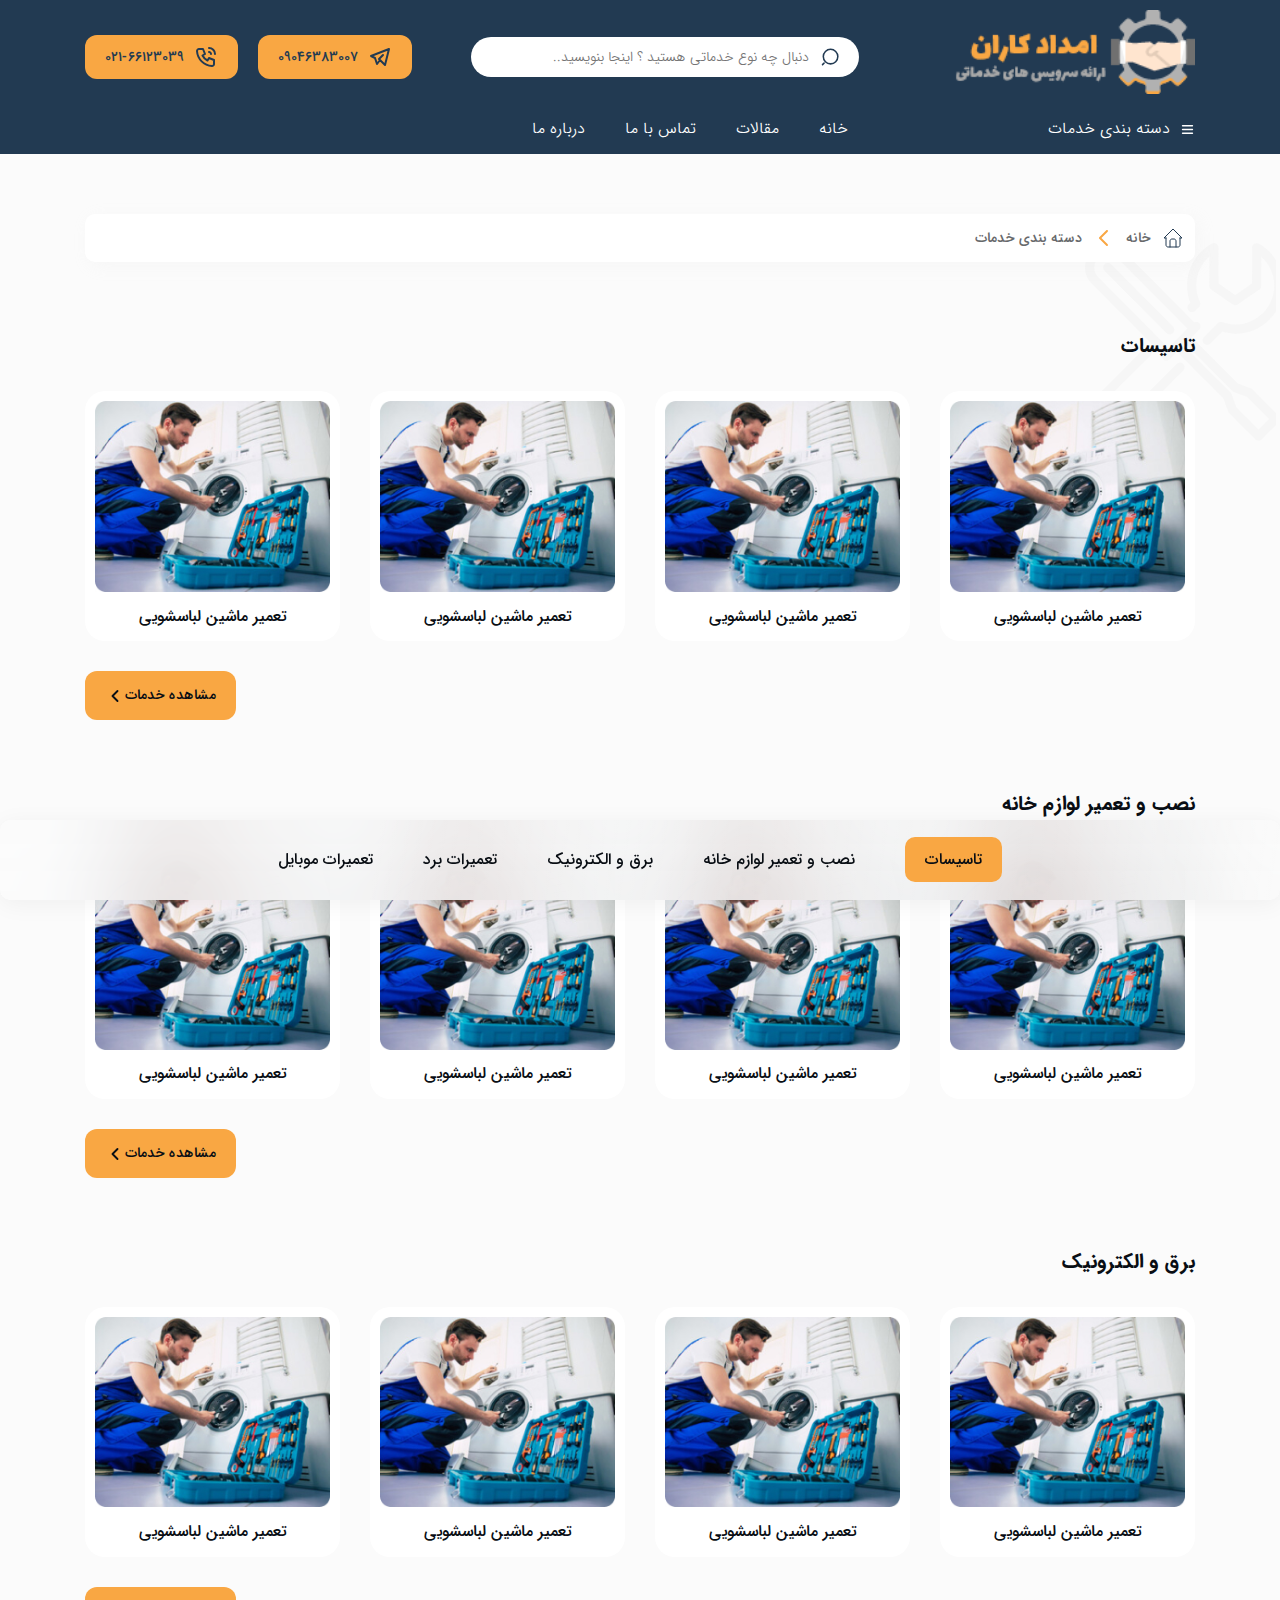
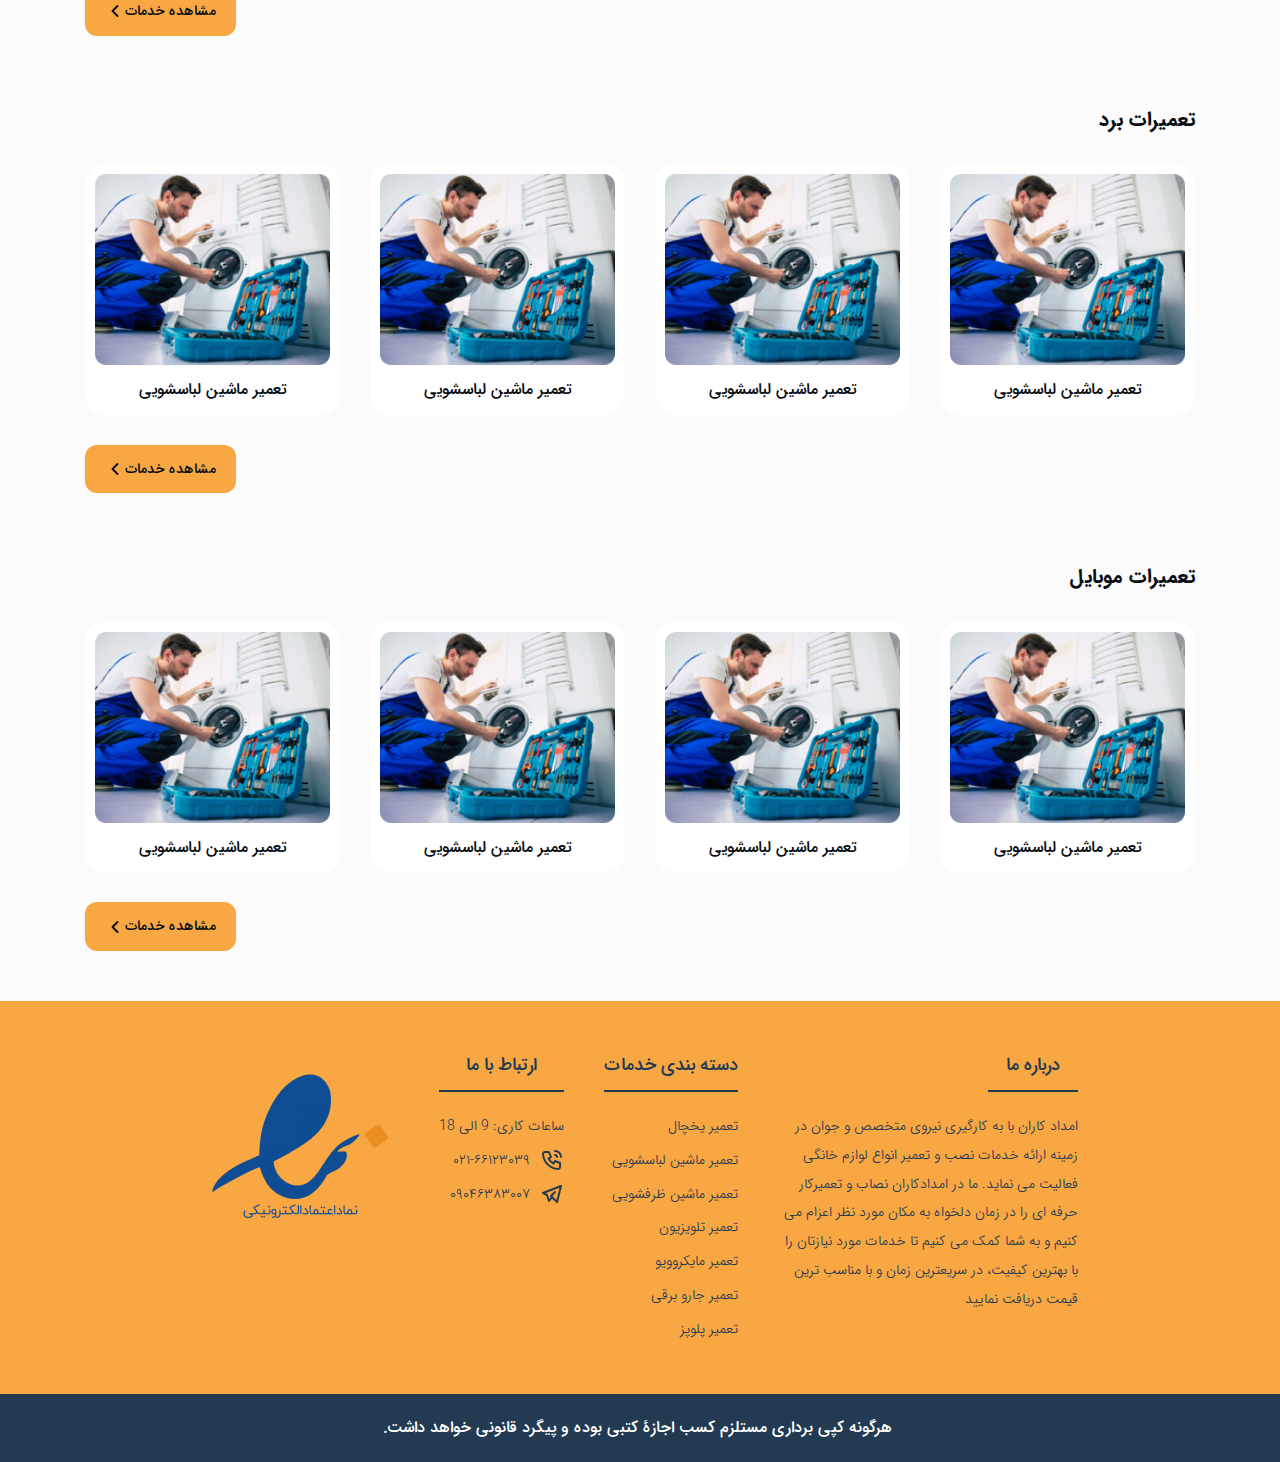
<file: page/all-services.html>
<!DOCTYPE html>
<html lang="fa" dir="rtl">

<head>
    <meta charset="UTF-8">
    <meta name="viewport" content="width=device-width, initial-scale=1.0">
    <title>all-services</title>
    <link rel="stylesheet" href="../style/font.css">
    <link rel="stylesheet" href="../style/grid.css">
    <link rel="stylesheet" href="../style/reset.css">
    <link rel="stylesheet" href="../style/app.css">
    <link rel="stylesheet" href="../style/all-services.css">
    <link rel="stylesheet" href="../style/rispansive.css">
</head>

<body>

    <header class="header">
        <div class="container">
            <div class="header-werraper">
                <div class="header-top">
                    <div class="logo">
                        <img src="../images/headerzip/logo (3) 1.svg" alt="">
                    </div>
                    <div class="header-search">
                        <svg width="20" height="20" viewBox="0 0 24 24" fill="none" xmlns="http://www.w3.org/2000/svg">
                            <path
                                d="M3 11.5C3 16.7467 7.2533 21 12.5 21C17.7467 21 22 16.7467 22 11.5C22 6.25329 17.7467 2 12.5 2C7.2533 2 3 6.25329 3 11.5Z"
                                stroke="#223A52" stroke-width="2" stroke-linecap="round" stroke-linejoin="round" />
                            <path d="M2 22L4 20" stroke="#223A52" stroke-width="2" stroke-linecap="round"
                                stroke-linejoin="round" />
                        </svg>

                        <input class="header-search__input" type="text"
                            placeholder="دنبال چه نوع خدماتی هستید ؟ اینجا بنویسید..">
                    </div>
                    <div class="header-contact">
                        <button class="header-contact__btn btn">
                            ۰۹۰۴۶۳۸۳۰۰۷
                            <svg width="24" height="24" viewBox="0 0 24 24" fill="none"
                                xmlns="http://www.w3.org/2000/svg">
                                <g clip-path="url(#clip0_101_207)">
                                    <path d="M15 10L11 14L17 20L21 4L3 11L7 13L9 19L12 15" stroke="#223A52"
                                        stroke-width="2" stroke-linecap="round" stroke-linejoin="round" />
                                </g>
                                <defs>
                                    <clipPath id="clip0_101_207">
                                        <rect width="24" height="24" fill="white" />
                                    </clipPath>
                                </defs>
                            </svg>

                        </button>
                        <button class="header-contact__btn btn">
                            ۰۲۱-۶۶۱۲۳۰۳۹
                            <svg width="24" height="24" viewBox="0 0 24 24" fill="none"
                                xmlns="http://www.w3.org/2000/svg">
                                <g clip-path="url(#clip0_101_200)">
                                    <path
                                        d="M5 4H9L11 9L8.5 10.5C9.57096 12.6715 11.3285 14.429 13.5 15.5L15 13L20 15V19C20 19.5304 19.7893 20.0391 19.4142 20.4142C19.0391 20.7893 18.5304 21 18 21C14.0993 20.763 10.4202 19.1065 7.65683 16.3432C4.8935 13.5798 3.23705 9.90074 3 6C3 5.46957 3.21071 4.96086 3.58579 4.58579C3.96086 4.21071 4.46957 4 5 4Z"
                                        stroke="#223A52" stroke-width="2" stroke-linecap="round"
                                        stroke-linejoin="round" />
                                    <path
                                        d="M15 7C15.5304 7 16.0391 7.21071 16.4142 7.58579C16.7893 7.96086 17 8.46957 17 9"
                                        stroke="#223A52" stroke-width="2" stroke-linecap="round"
                                        stroke-linejoin="round" />
                                    <path
                                        d="M15 3C16.5913 3 18.1174 3.63214 19.2426 4.75736C20.3679 5.88258 21 7.4087 21 9"
                                        stroke="#223A52" stroke-width="2" stroke-linecap="round"
                                        stroke-linejoin="round" />
                                </g>
                                <defs>
                                    <clipPath id="clip0_101_200">
                                        <rect width="24" height="24" fill="white" />
                                    </clipPath>
                                </defs>
                            </svg>

                        </button>
                    </div>
                    <div class="toggel-menu">
                        <span class="toggel-menu__line"></span>
                    </div>
                </div>
                <div class="header-bottom">
                    <nav class="nav">
                        <ul class="categories-menu">
                            <li class="categories-menu__item">
                                <a class="categories-menu__link">
                                    <svg width="32" height="32" viewBox="0 0 32 32" fill="none"
                                        xmlns="http://www.w3.org/2000/svg">
                                        <g clip-path="url(#clip0_101_192)">
                                            <path d="M5.33331 8H26.6666" stroke="white" stroke-width="2.75"
                                                stroke-linecap="round" stroke-linejoin="round" />
                                            <path d="M5.33331 16H26.6666" stroke="white" stroke-width="2.75"
                                                stroke-linecap="round" stroke-linejoin="round" />
                                            <path d="M5.33331 24H26.6666" stroke="white" stroke-width="2.75"
                                                stroke-linecap="round" stroke-linejoin="round" />
                                        </g>
                                        <defs>
                                            <clipPath id="clip0_101_192">
                                                <rect width="32" height="32" fill="white" />
                                            </clipPath>
                                        </defs>
                                    </svg>

                                    دسته بندی خدمات

                                </a>
                                <div class="mega">
                                    <ul>
                                        <li>
                                            <a class="mega-link">
                                                تاسیسات
                                            </a>
                                            <div class="mega-submenu">
                                                <div class="mega-submenu-content">
                                                    <div class="mega-submenu-box">

                                                        <h5 class="mega-submenu-box__title">لوازم آشپزخانه</h5>
                                                        <ul class="mega-submenu-box__menu">
                                                            <li><a href="">تعمیر یخچال</a></li>
                                                            <li><a href="">تعمیر ماشین لباسشویی</a></li>
                                                            <li><a href="">تعمیر ماشین ظرفشویی</a></li>
                                                            <li><a href="">تعمیر ماکروویو</a></li>
                                                            <li><a href="">تعمیر آسیاب برقی</a></li>
                                                            <li><a href="">تعمیر خردکن برقی</a></li>
                                                            <li><a href="">تعمیر قهوه ساز</a></li>
                                                            <li><a href="">تعمیر چای ساز</a></li>
                                                            <li><a href="">تعمیر اسپرسو ساز</a></li>
                                                            <li><a href="">تعمیر آبمیوه گیری</a></li>
                                                            <li><a href="">تعمیر چرخ گوشت</a></li>
                                                            <li><a href="">تعمیر ساندویچ ساز</a></li>
                                                            <li><a href="">تعمیر بخارپز</a></li>
                                                            <li><a href="">تعمیر پلوپز</a></li>
                                                            <li><a href="">تعمیر کتری برقی</a></li>
                                                            <li><a href="">تعمیر زودپز برقی</a></li>
                                                            <li><a href="">تعمیر کیک پز</a></li>
                                                        </ul>
                                                    </div>
                                                    <div class="mega-submenu-box">

                                                        <h5 class="mega-submenu-box__title">لوازم برقی</h5>
                                                        <ul class="mega-submenu-box__menu">
                                                            <li><a href="">تعمیر اتو</a></li>
                                                            <li><a href="">تعمیر جارو برقی</a></li>
                                                            <li><a href="">تعمیر جارو شارژی</a></li>
                                                            <li><a href="">تعمیر بخارشوی</a></li>
                                                            <li><a href="">تعمیر سرامیک شو</a></li>
                                                            <li><a href="">تعمیر سشوار</a></li>
                                                            <li><a href="">تعمیر بخاری برقی</a></li>

                                                        </ul>
                                                    </div>
                                                    <div class="mega-submenu-box">

                                                        <h5 class="mega-submenu-box__title">لوازم صوتی تصویری</h5>
                                                        <ul class="mega-submenu-box__menu">
                                                            <li><a href="">تعمیر تلویزیون</a></li>
                                                            <li><a href="">تعمیر سینمای خانگی</a></li>
                                                            <li><a href="">تعمیر ماشین ظرفشویی</a></li>
                                                            <li><a href="">تعمیر ماکروویو</a></li>
                                                            <li><a href="">تعمیر آسیاب برقی</a></li>
                                                            <li><a href="">تعمیر خردکن برقی</a></li>
                                                            <li><a href="">تعمیر قهوه ساز</a></li>
                                                            <li><a href="">تعمیر چای ساز</a></li>

                                                        </ul>
                                                    </div>
                                                    <div class="mega-submenu-box">

                                                        <h5 class="mega-submenu-box__title">لوازم صوتی تصویری</h5>
                                                        <ul class="mega-submenu-box__menu">
                                                            <li><a href="">تعمیر تلویزیون</a></li>
                                                            <li><a href="">تعمیر سینمای خانگی</a></li>
                                                            <li><a href="">تعمیر ماشین ظرفشویی</a></li>
                                                            <li><a href="">تعمیر ماکروویو</a></li>
                                                            <li><a href="">تعمیر آسیاب برقی</a></li>
                                                            <li><a href="">تعمیر خردکن برقی</a></li>
                                                            <li><a href="">تعمیر قهوه ساز</a></li>
                                                            <li><a href="">تعمیر چای ساز</a></li>

                                                        </ul>
                                                    </div>




                                                </div>

                                            </div>

                                        </li>
                                        <li>
                                            <a class="mega-link">
                                                نصب و تعمیر لوازم خانه
                                            </a>
                                            <div class="mega-submenu">
                                                <div class="mega-submenu-content">
                                                    <div class="mega-submenu-box">

                                                        <h5 class="mega-submenu-box__title">لوازم تاسیسات</h5>
                                                        <ul class="mega-submenu-box__menu">
                                                            <li><a href="">تعمیر یخچال</a></li>
                                                            <li><a href="">تعمیر ماشین لباسشویی</a></li>
                                                            <li><a href="">تعمیر ماشین ظرفشویی</a></li>
                                                            <li><a href="">تعمیر ماکروویو</a></li>
                                                            <li><a href="">تعمیر آسیاب برقی</a></li>
                                                            <li><a href="">تعمیر خردکن برقی</a></li>
                                                            <li><a href="">تعمیر قهوه ساز</a></li>
                                                            <li><a href="">تعمیر چای ساز</a></li>
                                                            <li><a href="">تعمیر اسپرسو ساز</a></li>
                                                            <li><a href="">تعمیر آبمیوه گیری</a></li>
                                                            <li><a href="">تعمیر چرخ گوشت</a></li>
                                                            <li><a href="">تعمیر ساندویچ ساز</a></li>
                                                            <li><a href="">تعمیر بخارپز</a></li>
                                                            <li><a href="">تعمیر پلوپز</a></li>
                                                            <li><a href="">تعمیر کتری برقی</a></li>
                                                            <li><a href="">تعمیر زودپز برقی</a></li>
                                                            <li><a href="">تعمیر کیک پز</a></li>
                                                        </ul>
                                                    </div>
                                                    <div class="mega-submenu-box">

                                                        <h5 class="mega-submenu-box__title">لوازم برقی</h5>
                                                        <ul class="mega-submenu-box__menu">
                                                            <li><a href="">تعمیر اتو</a></li>
                                                            <li><a href="">تعمیر جارو برقی</a></li>
                                                            <li><a href="">تعمیر جارو شارژی</a></li>
                                                            <li><a href="">تعمیر بخارشوی</a></li>
                                                            <li><a href="">تعمیر سرامیک شو</a></li>
                                                            <li><a href="">تعمیر سشوار</a></li>
                                                            <li><a href="">تعمیر بخاری برقی</a></li>

                                                        </ul>
                                                    </div>
                                                    <div class="mega-submenu-box">

                                                        <h5 class="mega-submenu-box__title">لوازم صوتی تصویری</h5>
                                                        <ul class="mega-submenu-box__menu">
                                                            <li><a href="">تعمیر تلویزیون</a></li>
                                                            <li><a href="">تعمیر سینمای خانگی</a></li>
                                                            <li><a href="">تعمیر ماشین ظرفشویی</a></li>
                                                            <li><a href="">تعمیر ماکروویو</a></li>
                                                            <li><a href="">تعمیر آسیاب برقی</a></li>
                                                            <li><a href="">تعمیر خردکن برقی</a></li>
                                                            <li><a href="">تعمیر قهوه ساز</a></li>
                                                            <li><a href="">تعمیر چای ساز</a></li>

                                                        </ul>
                                                    </div>
                                                    <div class="mega-submenu-box">

                                                        <h5 class="mega-submenu-box__title">لوازم صوتی تصویری</h5>
                                                        <ul class="mega-submenu-box__menu">
                                                            <li><a href="">تعمیر تلویزیون</a></li>
                                                            <li><a href="">تعمیر سینمای خانگی</a></li>
                                                            <li><a href="">تعمیر ماشین ظرفشویی</a></li>
                                                            <li><a href="">تعمیر ماکروویو</a></li>
                                                            <li><a href="">تعمیر آسیاب برقی</a></li>
                                                            <li><a href="">تعمیر خردکن برقی</a></li>
                                                            <li><a href="">تعمیر قهوه ساز</a></li>
                                                            <li><a href="">تعمیر چای ساز</a></li>

                                                        </ul>
                                                    </div>




                                                </div>

                                            </div>
                                        </li>
                                        <li>
                                            <a class="mega-link">
                                                برق و الکترونیک
                                            </a>
                                            <div class="mega-submenu">
                                                <div class="mega-submenu-content">
                                                    <div class="mega-submenu-box">

                                                        <h5 class="mega-submenu-box__title">لوازم آشپزخانه</h5>
                                                        <ul class="mega-submenu-box__menu">
                                                            <li><a href="">تعمیر یخچال</a></li>
                                                            <li><a href="">تعمیر ماشین لباسشویی</a></li>
                                                            <li><a href="">تعمیر ماشین ظرفشویی</a></li>
                                                            <li><a href="">تعمیر ماکروویو</a></li>
                                                            <li><a href="">تعمیر آسیاب برقی</a></li>
                                                            <li><a href="">تعمیر خردکن برقی</a></li>
                                                            <li><a href="">تعمیر قهوه ساز</a></li>
                                                            <li><a href="">تعمیر چای ساز</a></li>
                                                            <li><a href="">تعمیر اسپرسو ساز</a></li>
                                                            <li><a href="">تعمیر آبمیوه گیری</a></li>
                                                            <li><a href="">تعمیر چرخ گوشت</a></li>
                                                            <li><a href="">تعمیر ساندویچ ساز</a></li>
                                                            <li><a href="">تعمیر بخارپز</a></li>
                                                            <li><a href="">تعمیر پلوپز</a></li>
                                                            <li><a href="">تعمیر کتری برقی</a></li>
                                                            <li><a href="">تعمیر زودپز برقی</a></li>
                                                            <li><a href="">تعمیر کیک پز</a></li>
                                                        </ul>
                                                    </div>
                                                    <div class="mega-submenu-box">

                                                        <h5 class="mega-submenu-box__title">لوازم برقی</h5>
                                                        <ul class="mega-submenu-box__menu">
                                                            <li><a href="">تعمیر اتو</a></li>
                                                            <li><a href="">تعمیر جارو برقی</a></li>
                                                            <li><a href="">تعمیر جارو شارژی</a></li>
                                                            <li><a href="">تعمیر بخارشوی</a></li>
                                                            <li><a href="">تعمیر سرامیک شو</a></li>
                                                            <li><a href="">تعمیر سشوار</a></li>
                                                            <li><a href="">تعمیر بخاری برقی</a></li>

                                                        </ul>
                                                    </div>
                                                    <div class="mega-submenu-box">

                                                        <h5 class="mega-submenu-box__title">لوازم صوتی تصویری</h5>
                                                        <ul class="mega-submenu-box__menu">
                                                            <li><a href="">تعمیر تلویزیون</a></li>
                                                            <li><a href="">تعمیر سینمای خانگی</a></li>
                                                            <li><a href="">تعمیر ماشین ظرفشویی</a></li>
                                                            <li><a href="">تعمیر ماکروویو</a></li>
                                                            <li><a href="">تعمیر آسیاب برقی</a></li>
                                                            <li><a href="">تعمیر خردکن برقی</a></li>
                                                            <li><a href="">تعمیر قهوه ساز</a></li>
                                                            <li><a href="">تعمیر چای ساز</a></li>

                                                        </ul>
                                                    </div>
                                                    <div class="mega-submenu-box">

                                                        <h5 class="mega-submenu-box__title">لوازم صوتی تصویری</h5>
                                                        <ul class="mega-submenu-box__menu">
                                                            <li><a href="">تعمیر تلویزیون</a></li>
                                                            <li><a href="">تعمیر سینمای خانگی</a></li>
                                                            <li><a href="">تعمیر ماشین ظرفشویی</a></li>
                                                            <li><a href="">تعمیر ماکروویو</a></li>
                                                            <li><a href="">تعمیر آسیاب برقی</a></li>
                                                            <li><a href="">تعمیر خردکن برقی</a></li>
                                                            <li><a href="">تعمیر قهوه ساز</a></li>
                                                            <li><a href="">تعمیر چای ساز</a></li>

                                                        </ul>
                                                    </div>




                                                </div>

                                            </div>
                                        </li>
                                        <li>
                                            <a class="mega-link">
                                                تعمیرات برد
                                            </a>
                                            <div class="mega-submenu">
                                                <div class="mega-submenu-content">
                                                    <div class="mega-submenu-box">

                                                        <h5 class="mega-submenu-box__title">لوازم آشپزخانه</h5>
                                                        <ul class="mega-submenu-box__menu">
                                                            <li><a href="">تعمیر یخچال</a></li>
                                                            <li><a href="">تعمیر ماشین لباسشویی</a></li>
                                                            <li><a href="">تعمیر ماشین ظرفشویی</a></li>
                                                            <li><a href="">تعمیر ماکروویو</a></li>
                                                            <li><a href="">تعمیر آسیاب برقی</a></li>
                                                            <li><a href="">تعمیر خردکن برقی</a></li>
                                                            <li><a href="">تعمیر قهوه ساز</a></li>
                                                            <li><a href="">تعمیر چای ساز</a></li>
                                                            <li><a href="">تعمیر اسپرسو ساز</a></li>
                                                            <li><a href="">تعمیر آبمیوه گیری</a></li>
                                                            <li><a href="">تعمیر چرخ گوشت</a></li>
                                                            <li><a href="">تعمیر ساندویچ ساز</a></li>
                                                            <li><a href="">تعمیر بخارپز</a></li>
                                                            <li><a href="">تعمیر پلوپز</a></li>
                                                            <li><a href="">تعمیر کتری برقی</a></li>
                                                            <li><a href="">تعمیر زودپز برقی</a></li>
                                                            <li><a href="">تعمیر کیک پز</a></li>
                                                        </ul>
                                                    </div>
                                                    <div class="mega-submenu-box">

                                                        <h5 class="mega-submenu-box__title">لوازم برقی</h5>
                                                        <ul class="mega-submenu-box__menu">
                                                            <li><a href="">تعمیر اتو</a></li>
                                                            <li><a href="">تعمیر جارو برقی</a></li>
                                                            <li><a href="">تعمیر جارو شارژی</a></li>
                                                            <li><a href="">تعمیر بخارشوی</a></li>
                                                            <li><a href="">تعمیر سرامیک شو</a></li>
                                                            <li><a href="">تعمیر سشوار</a></li>
                                                            <li><a href="">تعمیر بخاری برقی</a></li>

                                                        </ul>
                                                    </div>
                                                    <div class="mega-submenu-box">

                                                        <h5 class="mega-submenu-box__title">لوازم صوتی تصویری</h5>
                                                        <ul class="mega-submenu-box__menu">
                                                            <li><a href="">تعمیر تلویزیون</a></li>
                                                            <li><a href="">تعمیر سینمای خانگی</a></li>
                                                            <li><a href="">تعمیر ماشین ظرفشویی</a></li>
                                                            <li><a href="">تعمیر ماکروویو</a></li>
                                                            <li><a href="">تعمیر آسیاب برقی</a></li>
                                                            <li><a href="">تعمیر خردکن برقی</a></li>
                                                            <li><a href="">تعمیر قهوه ساز</a></li>
                                                            <li><a href="">تعمیر چای ساز</a></li>

                                                        </ul>
                                                    </div>
                                                    <div class="mega-submenu-box">

                                                        <h5 class="mega-submenu-box__title">لوازم صوتی تصویری</h5>
                                                        <ul class="mega-submenu-box__menu">
                                                            <li><a href="">تعمیر تلویزیون</a></li>
                                                            <li><a href="">تعمیر سینمای خانگی</a></li>
                                                            <li><a href="">تعمیر ماشین ظرفشویی</a></li>
                                                            <li><a href="">تعمیر ماکروویو</a></li>
                                                            <li><a href="">تعمیر آسیاب برقی</a></li>
                                                            <li><a href="">تعمیر خردکن برقی</a></li>
                                                            <li><a href="">تعمیر قهوه ساز</a></li>
                                                            <li><a href="">تعمیر چای ساز</a></li>

                                                        </ul>
                                                    </div>
                                                </div>

                                            </div>
                                        </li>
                                        <li>
                                            <a class="mega-link">
                                                تعمیرات موبایل
                                            </a>
                                            <div class="mega-submenu">
                                                <div class="mega-submenu-content">
                                                    <div class="mega-submenu-box">

                                                        <h5 class="mega-submenu-box__title">لوازم </h5>
                                                        <ul class="mega-submenu-box__menu">
                                                            <li><a href="">تعمیر یخچال</a></li>
                                                            <li><a href="">تعمیر ماشین لباسشویی</a></li>
                                                            <li><a href="">تعمیر ماشین ظرفشویی</a></li>
                                                            <li><a href="">تعمیر ماکروویو</a></li>
                                                            <li><a href="">تعمیر آسیاب برقی</a></li>
                                                            <li><a href="">تعمیر خردکن برقی</a></li>
                                                            <li><a href="">تعمیر قهوه ساز</a></li>
                                                            <li><a href="">تعمیر چای ساز</a></li>
                                                            <li><a href="">تعمیر اسپرسو ساز</a></li>
                                                            <li><a href="">تعمیر آبمیوه گیری</a></li>
                                                            <li><a href="">تعمیر چرخ گوشت</a></li>
                                                            <li><a href="">تعمیر ساندویچ ساز</a></li>
                                                            <li><a href="">تعمیر بخارپز</a></li>
                                                            <li><a href="">تعمیر پلوپز</a></li>
                                                            <li><a href="">تعمیر کتری برقی</a></li>
                                                            <li><a href="">تعمیر زودپز برقی</a></li>
                                                            <li><a href="">تعمیر کیک پز</a></li>
                                                        </ul>
                                                    </div>
                                                    <div class="mega-submenu-box">

                                                        <h5 class="mega-submenu-box__title">لوازم برقی</h5>
                                                        <ul class="mega-submenu-box__menu">
                                                            <li><a href="">تعمیر اتو</a></li>
                                                            <li><a href="">تعمیر جارو برقی</a></li>
                                                            <li><a href="">تعمیر جارو شارژی</a></li>
                                                            <li><a href="">تعمیر بخارشوی</a></li>
                                                            <li><a href="">تعمیر سرامیک شو</a></li>
                                                            <li><a href="">تعمیر سشوار</a></li>
                                                            <li><a href="">تعمیر بخاری برقی</a></li>

                                                        </ul>
                                                    </div>
                                                    <div class="mega-submenu-box">

                                                        <h5 class="mega-submenu-box__title">لوازم صوتی تصویری</h5>
                                                        <ul class="mega-submenu-box__menu">
                                                            <li><a href="">تعمیر تلویزیون</a></li>
                                                            <li><a href="">تعمیر سینمای خانگی</a></li>
                                                            <li><a href="">تعمیر ماشین ظرفشویی</a></li>
                                                            <li><a href="">تعمیر ماکروویو</a></li>
                                                            <li><a href="">تعمیر آسیاب برقی</a></li>
                                                            <li><a href="">تعمیر خردکن برقی</a></li>
                                                            <li><a href="">تعمیر قهوه ساز</a></li>
                                                            <li><a href="">تعمیر چای ساز</a></li>

                                                        </ul>
                                                    </div>
                                                    <div class="mega-submenu-box">

                                                        <h5 class="mega-submenu-box__title">لوازم صوتی تصویری</h5>
                                                        <ul class="mega-submenu-box__menu">
                                                            <li><a href="">تعمیر تلویزیون</a></li>
                                                            <li><a href="">تعمیر سینمای خانگی</a></li>
                                                            <li><a href="">تعمیر ماشین ظرفشویی</a></li>
                                                            <li><a href="">تعمیر ماکروویو</a></li>
                                                            <li><a href="">تعمیر آسیاب برقی</a></li>
                                                            <li><a href="">تعمیر خردکن برقی</a></li>
                                                            <li><a href="">تعمیر قهوه ساز</a></li>
                                                            <li><a href="">تعمیر چای ساز</a></li>

                                                        </ul>
                                                    </div>




                                                </div>

                                            </div>
                                        </li>
                                    </ul>
                                </div>
                            </li>
                        </ul>
                        <ul class="menu">
                            <li class="menu__item">
                                <a class="menu-item__link " href="">خانه</a>
                            </li>
                            <li class="menu__item">
                                <a class="menu-item__link" href="">مقالات</a>
                            </li>
                            <li class="menu__item">
                                <a class="menu-item__link " href="">تماس با ما</a>
                            </li>
                            <li class="menu__item">
                                <a class="menu-item__link " href="">درباره ما</a>
                            </li>

                        </ul>
                    </nav>
                </div>
                <nav class="nav-mobail">
                    <aside>
                        <div class="logo-mobail">
                            <img src="../images/headerzip/logo (3) 1.svg" alt="">
                        </div>
                        <div class="search-mobail">
                            <svg width="20" height="20" viewBox="0 0 24 24" fill="none"
                                xmlns="http://www.w3.org/2000/svg">
                                <path
                                    d="M3 11.5C3 16.7467 7.2533 21 12.5 21C17.7467 21 22 16.7467 22 11.5C22 6.25329 17.7467 2 12.5 2C7.2533 2 3 6.25329 3 11.5Z"
                                    stroke="#223A52" stroke-width="2" stroke-linecap="round" stroke-linejoin="round" />
                                <path d="M2 22L4 20" stroke="#223A52" stroke-width="2" stroke-linecap="round"
                                    stroke-linejoin="round" />
                            </svg>

                            <input class="-search-mobail__input" type="text"
                                placeholder="دنبال چه نوع خدماتی هستید ؟ اینجا بنویسید..">
                        </div>
                        <ul class="menu-mobail">
                            <li class="menu-item">
                                <a href="">
                                    خانه
                                </a>
                            </li>
                            <li class="menu-item">
                                <a href="">
                                    مقالات 
                                </a>
                            </li>
                            <li class="menu-item " id="cours">
                                <a class="dropdown">
                                    دسته بندی خدمات
                                    <svg class="dropdown-icon" xmlns="http://www.w3.org/2000/svg" fill="none"
                                        viewBox="0 0 24 24" stroke-width="4" stroke="currentColor">
                                        <path stroke-linecap="round" stroke-linejoin="round"
                                            d="m19.5 8.25-7.5 7.5-7.5-7.5" />
                                    </svg>
                                </a>
                                <ul>
                                    <li class="menu-item__sub">
                                        <a>تاسیسات
                                            <svg xmlns="http://www.w3.org/2000/svg" fill="none" viewBox="0 0 24 24"
                                                stroke-width="4" stroke="currentColor">
                                                <path stroke-linecap="round" stroke-linejoin="round"
                                                    d="m19.5 8.25-7.5 7.5-7.5-7.5" />
                                            </svg>
                                        </a>
                                        <ul>
                                            <li class="sub-sub">
                                                <a>تعمیرات لوازم خانگی و رفاهی
                                                    <svg xmlns="http://www.w3.org/2000/svg" fill="none"
                                                        viewBox="0 0 24 24" stroke-width="4" stroke="currentColor">
                                                        <path stroke-linecap="round" stroke-linejoin="round"
                                                            d="m19.5 8.25-7.5 7.5-7.5-7.5" />
                                                    </svg>
                                                </a>
                                                <ul>
                                                    <li>
                                                        <a href="">آموزش تعمیرات موبایل

                                                        </a>
                                                    </li>
                                                    <li>
                                                        <a href="">آموزش تعمیرات نرم افزار موبایل</a>
                                                    </li>
                                                    <li>
                                                        <a href="">آموزش تعمیرات تبلت</a>
                                                    </li>
                                                    <li>
                                                        <a href="">آموزش تعمیرات لبتاب</a>
                                                    </li>
                                                    <li>
                                                        <a href="">آموزش پروگرام هارد</a>
                                                    </li>


                                                </ul>
                                            </li>
                                            <li class="sub-sub">
                                                <a>تعمیرات لوازم خانگی و رفاهی
                                                    <svg xmlns="http://www.w3.org/2000/svg" fill="none"
                                                        viewBox="0 0 24 24" stroke-width="4" stroke="currentColor">
                                                        <path stroke-linecap="round" stroke-linejoin="round"
                                                            d="m19.5 8.25-7.5 7.5-7.5-7.5" />
                                                    </svg>
                                                </a>
                                                <ul>
                                                    <li>
                                                        <a href="">آموزش تعمیرات موبایل

                                                        </a>
                                                    </li>
                                                    <li>
                                                        <a href="">آموزش تعمیرات نرم افزار موبایل</a>
                                                    </li>
                                                    <li>
                                                        <a href="">آموزش تعمیرات تبلت</a>
                                                    </li>
                                                    <li>
                                                        <a href="">آموزش تعمیرات لبتاب</a>
                                                    </li>
                                                    <li>
                                                        <a href="">آموزش پروگرام هارد</a>
                                                    </li>


                                                </ul>
                                            </li>
                                            <li class="sub-sub">
                                                <a>تعمیرات لوازم خانگی و رفاهی
                                                    <svg xmlns="http://www.w3.org/2000/svg" fill="none"
                                                        viewBox="0 0 24 24" stroke-width="4" stroke="currentColor">
                                                        <path stroke-linecap="round" stroke-linejoin="round"
                                                            d="m19.5 8.25-7.5 7.5-7.5-7.5" />
                                                    </svg>
                                                </a>
                                                <ul>
                                                    <li>
                                                        <a href="">آموزش تعمیرات موبایل

                                                        </a>
                                                    </li>
                                                    <li>
                                                        <a href="">آموزش تعمیرات نرم افزار موبایل</a>
                                                    </li>
                                                    <li>
                                                        <a href="">آموزش تعمیرات تبلت</a>
                                                    </li>
                                                    <li>
                                                        <a href="">آموزش تعمیرات لبتاب</a>
                                                    </li>
                                                    <li>
                                                        <a href="">آموزش پروگرام هارد</a>
                                                    </li>


                                                </ul>
                                            </li>
                                            <li class="sub-sub">
                                                <a>تعمیرات لوازم خانگی و رفاهی
                                                    <svg xmlns="http://www.w3.org/2000/svg" fill="none"
                                                        viewBox="0 0 24 24" stroke-width="4" stroke="currentColor">
                                                        <path stroke-linecap="round" stroke-linejoin="round"
                                                            d="m19.5 8.25-7.5 7.5-7.5-7.5" />
                                                    </svg>
                                                </a>
                                                <ul>
                                                    <li>
                                                        <a href="">آموزش تعمیرات موبایل

                                                        </a>
                                                    </li>
                                                    <li>
                                                        <a href="">آموزش تعمیرات نرم افزار موبایل</a>
                                                    </li>
                                                    <li>
                                                        <a href="">آموزش تعمیرات تبلت</a>
                                                    </li>
                                                    <li>
                                                        <a href="">آموزش تعمیرات لبتاب</a>
                                                    </li>
                                                    <li>
                                                        <a href="">آموزش پروگرام هارد</a>
                                                    </li>


                                                </ul>
                                            </li>
                                            <li class="sub-sub">
                                                <a>تعمیرات لوازم خانگی و رفاهی
                                                    <svg xmlns="http://www.w3.org/2000/svg" fill="none"
                                                        viewBox="0 0 24 24" stroke-width="4" stroke="currentColor">
                                                        <path stroke-linecap="round" stroke-linejoin="round"
                                                            d="m19.5 8.25-7.5 7.5-7.5-7.5" />
                                                    </svg>
                                                </a>
                                                <ul>
                                                    <li>
                                                        <a href="">آموزش تعمیرات موبایل

                                                        </a>
                                                    </li>
                                                    <li>
                                                        <a href="">آموزش تعمیرات نرم افزار موبایل</a>
                                                    </li>
                                                    <li>
                                                        <a href="">آموزش تعمیرات تبلت</a>
                                                    </li>
                                                    <li>
                                                        <a href="">آموزش تعمیرات لبتاب</a>
                                                    </li>
                                                    <li>
                                                        <a href="">آموزش پروگرام هارد</a>
                                                    </li>


                                                </ul>
                                            </li>


                                        </ul>
                                    </li>
                                    <li class="menu-item__sub">
                                        <a>نصب و تعمیر لوازم خانه
                                            <svg xmlns="http://www.w3.org/2000/svg" fill="none" viewBox="0 0 24 24"
                                                stroke-width="4" stroke="currentColor">
                                                <path stroke-linecap="round" stroke-linejoin="round"
                                                    d="m19.5 8.25-7.5 7.5-7.5-7.5" />
                                            </svg>
                                        </a>
                                        <ul>
                                            <li class="sub-sub">
                                                <a>تعمیرات لوازم خانگی و رفاهی
                                                    <svg xmlns="http://www.w3.org/2000/svg" fill="none"
                                                        viewBox="0 0 24 24" stroke-width="4" stroke="currentColor">
                                                        <path stroke-linecap="round" stroke-linejoin="round"
                                                            d="m19.5 8.25-7.5 7.5-7.5-7.5" />
                                                    </svg>
                                                </a>
                                                <ul>
                                                    <li>
                                                        <a href="">آموزش تعمیرات موبایل

                                                        </a>
                                                    </li>
                                                    <li>
                                                        <a href="">آموزش تعمیرات نرم افزار موبایل</a>
                                                    </li>
                                                    <li>
                                                        <a href="">آموزش تعمیرات تبلت</a>
                                                    </li>
                                                    <li>
                                                        <a href="">آموزش تعمیرات لبتاب</a>
                                                    </li>
                                                    <li>
                                                        <a href="">آموزش پروگرام هارد</a>
                                                    </li>


                                                </ul>
                                            </li>
                                            <li class="sub-sub">
                                                <a>تعمیرات لوازم خانگی و رفاهی
                                                    <svg xmlns="http://www.w3.org/2000/svg" fill="none"
                                                        viewBox="0 0 24 24" stroke-width="4" stroke="currentColor">
                                                        <path stroke-linecap="round" stroke-linejoin="round"
                                                            d="m19.5 8.25-7.5 7.5-7.5-7.5" />
                                                    </svg>
                                                </a>
                                                <ul>
                                                    <li>
                                                        <a href="">آموزش تعمیرات موبایل

                                                        </a>
                                                    </li>
                                                    <li>
                                                        <a href="">آموزش تعمیرات نرم افزار موبایل</a>
                                                    </li>
                                                    <li>
                                                        <a href="">آموزش تعمیرات تبلت</a>
                                                    </li>
                                                    <li>
                                                        <a href="">آموزش تعمیرات لبتاب</a>
                                                    </li>
                                                    <li>
                                                        <a href="">آموزش پروگرام هارد</a>
                                                    </li>


                                                </ul>
                                            </li>
                                            <li class="sub-sub">
                                                <a>تعمیرات لوازم خانگی و رفاهی
                                                    <svg xmlns="http://www.w3.org/2000/svg" fill="none"
                                                        viewBox="0 0 24 24" stroke-width="4" stroke="currentColor">
                                                        <path stroke-linecap="round" stroke-linejoin="round"
                                                            d="m19.5 8.25-7.5 7.5-7.5-7.5" />
                                                    </svg>
                                                </a>
                                                <ul>
                                                    <li>
                                                        <a href="">آموزش تعمیرات موبایل

                                                        </a>
                                                    </li>
                                                    <li>
                                                        <a href="">آموزش تعمیرات نرم افزار موبایل</a>
                                                    </li>
                                                    <li>
                                                        <a href="">آموزش تعمیرات تبلت</a>
                                                    </li>
                                                    <li>
                                                        <a href="">آموزش تعمیرات لبتاب</a>
                                                    </li>
                                                    <li>
                                                        <a href="">آموزش پروگرام هارد</a>
                                                    </li>


                                                </ul>
                                            </li>
                                            <li class="sub-sub">
                                                <a>تعمیرات لوازم خانگی و رفاهی
                                                    <svg xmlns="http://www.w3.org/2000/svg" fill="none"
                                                        viewBox="0 0 24 24" stroke-width="4" stroke="currentColor">
                                                        <path stroke-linecap="round" stroke-linejoin="round"
                                                            d="m19.5 8.25-7.5 7.5-7.5-7.5" />
                                                    </svg>
                                                </a>
                                                <ul>
                                                    <li>
                                                        <a href="">آموزش تعمیرات موبایل

                                                        </a>
                                                    </li>
                                                    <li>
                                                        <a href="">آموزش تعمیرات نرم افزار موبایل</a>
                                                    </li>
                                                    <li>
                                                        <a href="">آموزش تعمیرات تبلت</a>
                                                    </li>
                                                    <li>
                                                        <a href="">آموزش تعمیرات لبتاب</a>
                                                    </li>
                                                    <li>
                                                        <a href="">آموزش پروگرام هارد</a>
                                                    </li>


                                                </ul>
                                            </li>
                                            <li class="sub-sub">
                                                <a>تعمیرات لوازم خانگی و رفاهی
                                                    <svg xmlns="http://www.w3.org/2000/svg" fill="none"
                                                        viewBox="0 0 24 24" stroke-width="4" stroke="currentColor">
                                                        <path stroke-linecap="round" stroke-linejoin="round"
                                                            d="m19.5 8.25-7.5 7.5-7.5-7.5" />
                                                    </svg>
                                                </a>
                                                <ul>
                                                    <li>
                                                        <a href="">آموزش تعمیرات موبایل

                                                        </a>
                                                    </li>
                                                    <li>
                                                        <a href="">آموزش تعمیرات نرم افزار موبایل</a>
                                                    </li>
                                                    <li>
                                                        <a href="">آموزش تعمیرات تبلت</a>
                                                    </li>
                                                    <li>
                                                        <a href="">آموزش تعمیرات لبتاب</a>
                                                    </li>
                                                    <li>
                                                        <a href="">آموزش پروگرام هارد</a>
                                                    </li>


                                                </ul>
                                            </li>


                                        </ul>
                                    </li>
                                    <li class="menu-item__sub">
                                        <a>برق و الکترونیک
                                            <svg xmlns="http://www.w3.org/2000/svg" fill="none" viewBox="0 0 24 24"
                                                stroke-width="4" stroke="currentColor">
                                                <path stroke-linecap="round" stroke-linejoin="round"
                                                    d="m19.5 8.25-7.5 7.5-7.5-7.5" />
                                            </svg>
                                        </a>
                                        <ul>
                                            <li class="sub-sub">
                                                <a>تعمیرات لوازم خانگی و رفاهی
                                                    <svg xmlns="http://www.w3.org/2000/svg" fill="none"
                                                        viewBox="0 0 24 24" stroke-width="4" stroke="currentColor">
                                                        <path stroke-linecap="round" stroke-linejoin="round"
                                                            d="m19.5 8.25-7.5 7.5-7.5-7.5" />
                                                    </svg>
                                                </a>
                                                <ul>
                                                    <li>
                                                        <a href="">آموزش تعمیرات موبایل

                                                        </a>
                                                    </li>
                                                    <li>
                                                        <a href="">آموزش تعمیرات نرم افزار موبایل</a>
                                                    </li>
                                                    <li>
                                                        <a href="">آموزش تعمیرات تبلت</a>
                                                    </li>
                                                    <li>
                                                        <a href="">آموزش تعمیرات لبتاب</a>
                                                    </li>
                                                    <li>
                                                        <a href="">آموزش پروگرام هارد</a>
                                                    </li>


                                                </ul>
                                            </li>
                                            <li class="sub-sub">
                                                <a>تعمیرات لوازم خانگی و رفاهی
                                                    <svg xmlns="http://www.w3.org/2000/svg" fill="none"
                                                        viewBox="0 0 24 24" stroke-width="4" stroke="currentColor">
                                                        <path stroke-linecap="round" stroke-linejoin="round"
                                                            d="m19.5 8.25-7.5 7.5-7.5-7.5" />
                                                    </svg>
                                                </a>
                                                <ul>
                                                    <li>
                                                        <a href="">آموزش تعمیرات موبایل

                                                        </a>
                                                    </li>
                                                    <li>
                                                        <a href="">آموزش تعمیرات نرم افزار موبایل</a>
                                                    </li>
                                                    <li>
                                                        <a href="">آموزش تعمیرات تبلت</a>
                                                    </li>
                                                    <li>
                                                        <a href="">آموزش تعمیرات لبتاب</a>
                                                    </li>
                                                    <li>
                                                        <a href="">آموزش پروگرام هارد</a>
                                                    </li>


                                                </ul>
                                            </li>
                                            <li class="sub-sub">
                                                <a>تعمیرات لوازم خانگی و رفاهی
                                                    <svg xmlns="http://www.w3.org/2000/svg" fill="none"
                                                        viewBox="0 0 24 24" stroke-width="4" stroke="currentColor">
                                                        <path stroke-linecap="round" stroke-linejoin="round"
                                                            d="m19.5 8.25-7.5 7.5-7.5-7.5" />
                                                    </svg>
                                                </a>
                                                <ul>
                                                    <li>
                                                        <a href="">آموزش تعمیرات موبایل

                                                        </a>
                                                    </li>
                                                    <li>
                                                        <a href="">آموزش تعمیرات نرم افزار موبایل</a>
                                                    </li>
                                                    <li>
                                                        <a href="">آموزش تعمیرات تبلت</a>
                                                    </li>
                                                    <li>
                                                        <a href="">آموزش تعمیرات لبتاب</a>
                                                    </li>
                                                    <li>
                                                        <a href="">آموزش پروگرام هارد</a>
                                                    </li>


                                                </ul>
                                            </li>
                                            <li class="sub-sub">
                                                <a>تعمیرات لوازم خانگی و رفاهی
                                                    <svg xmlns="http://www.w3.org/2000/svg" fill="none"
                                                        viewBox="0 0 24 24" stroke-width="4" stroke="currentColor">
                                                        <path stroke-linecap="round" stroke-linejoin="round"
                                                            d="m19.5 8.25-7.5 7.5-7.5-7.5" />
                                                    </svg>
                                                </a>
                                                <ul>
                                                    <li>
                                                        <a href="">آموزش تعمیرات موبایل

                                                        </a>
                                                    </li>
                                                    <li>
                                                        <a href="">آموزش تعمیرات نرم افزار موبایل</a>
                                                    </li>
                                                    <li>
                                                        <a href="">آموزش تعمیرات تبلت</a>
                                                    </li>
                                                    <li>
                                                        <a href="">آموزش تعمیرات لبتاب</a>
                                                    </li>
                                                    <li>
                                                        <a href="">آموزش پروگرام هارد</a>
                                                    </li>


                                                </ul>
                                            </li>
                                            <li class="sub-sub">
                                                <a>تعمیرات لوازم خانگی و رفاهی
                                                    <svg xmlns="http://www.w3.org/2000/svg" fill="none"
                                                        viewBox="0 0 24 24" stroke-width="4" stroke="currentColor">
                                                        <path stroke-linecap="round" stroke-linejoin="round"
                                                            d="m19.5 8.25-7.5 7.5-7.5-7.5" />
                                                    </svg>
                                                </a>
                                                <ul>
                                                    <li>
                                                        <a href="">آموزش تعمیرات موبایل

                                                        </a>
                                                    </li>
                                                    <li>
                                                        <a href="">آموزش تعمیرات نرم افزار موبایل</a>
                                                    </li>
                                                    <li>
                                                        <a href="">آموزش تعمیرات تبلت</a>
                                                    </li>
                                                    <li>
                                                        <a href="">آموزش تعمیرات لبتاب</a>
                                                    </li>
                                                    <li>
                                                        <a href="">آموزش پروگرام هارد</a>
                                                    </li>


                                                </ul>
                                            </li>


                                        </ul>
                                    </li>
                                    <li class="menu-item__sub">
                                        <a>تعمیرات برد
                                            <svg xmlns="http://www.w3.org/2000/svg" fill="none" viewBox="0 0 24 24"
                                                stroke-width="4" stroke="currentColor">
                                                <path stroke-linecap="round" stroke-linejoin="round"
                                                    d="m19.5 8.25-7.5 7.5-7.5-7.5" />
                                            </svg>
                                        </a>
                                        <ul>
                                            <li class="sub-sub">
                                                <a>تعمیرات لوازم خانگی و رفاهی
                                                    <svg xmlns="http://www.w3.org/2000/svg" fill="none"
                                                        viewBox="0 0 24 24" stroke-width="4" stroke="currentColor">
                                                        <path stroke-linecap="round" stroke-linejoin="round"
                                                            d="m19.5 8.25-7.5 7.5-7.5-7.5" />
                                                    </svg>
                                                </a>
                                                <ul>
                                                    <li>
                                                        <a href="">آموزش تعمیرات موبایل

                                                        </a>
                                                    </li>
                                                    <li>
                                                        <a href="">آموزش تعمیرات نرم افزار موبایل</a>
                                                    </li>
                                                    <li>
                                                        <a href="">آموزش تعمیرات تبلت</a>
                                                    </li>
                                                    <li>
                                                        <a href="">آموزش تعمیرات لبتاب</a>
                                                    </li>
                                                    <li>
                                                        <a href="">آموزش پروگرام هارد</a>
                                                    </li>


                                                </ul>
                                            </li>
                                            <li class="sub-sub">
                                                <a>تعمیرات لوازم خانگی و رفاهی
                                                    <svg xmlns="http://www.w3.org/2000/svg" fill="none"
                                                        viewBox="0 0 24 24" stroke-width="4" stroke="currentColor">
                                                        <path stroke-linecap="round" stroke-linejoin="round"
                                                            d="m19.5 8.25-7.5 7.5-7.5-7.5" />
                                                    </svg>
                                                </a>
                                                <ul>
                                                    <li>
                                                        <a href="">آموزش تعمیرات موبایل

                                                        </a>
                                                    </li>
                                                    <li>
                                                        <a href="">آموزش تعمیرات نرم افزار موبایل</a>
                                                    </li>
                                                    <li>
                                                        <a href="">آموزش تعمیرات تبلت</a>
                                                    </li>
                                                    <li>
                                                        <a href="">آموزش تعمیرات لبتاب</a>
                                                    </li>
                                                    <li>
                                                        <a href="">آموزش پروگرام هارد</a>
                                                    </li>


                                                </ul>
                                            </li>
                                            <li class="sub-sub">
                                                <a>تعمیرات لوازم خانگی و رفاهی
                                                    <svg xmlns="http://www.w3.org/2000/svg" fill="none"
                                                        viewBox="0 0 24 24" stroke-width="4" stroke="currentColor">
                                                        <path stroke-linecap="round" stroke-linejoin="round"
                                                            d="m19.5 8.25-7.5 7.5-7.5-7.5" />
                                                    </svg>
                                                </a>
                                                <ul>
                                                    <li>
                                                        <a href="">آموزش تعمیرات موبایل

                                                        </a>
                                                    </li>
                                                    <li>
                                                        <a href="">آموزش تعمیرات نرم افزار موبایل</a>
                                                    </li>
                                                    <li>
                                                        <a href="">آموزش تعمیرات تبلت</a>
                                                    </li>
                                                    <li>
                                                        <a href="">آموزش تعمیرات لبتاب</a>
                                                    </li>
                                                    <li>
                                                        <a href="">آموزش پروگرام هارد</a>
                                                    </li>


                                                </ul>
                                            </li>
                                            <li class="sub-sub">
                                                <a>تعمیرات لوازم خانگی و رفاهی
                                                    <svg xmlns="http://www.w3.org/2000/svg" fill="none"
                                                        viewBox="0 0 24 24" stroke-width="4" stroke="currentColor">
                                                        <path stroke-linecap="round" stroke-linejoin="round"
                                                            d="m19.5 8.25-7.5 7.5-7.5-7.5" />
                                                    </svg>
                                                </a>
                                                <ul>
                                                    <li>
                                                        <a href="">آموزش تعمیرات موبایل

                                                        </a>
                                                    </li>
                                                    <li>
                                                        <a href="">آموزش تعمیرات نرم افزار موبایل</a>
                                                    </li>
                                                    <li>
                                                        <a href="">آموزش تعمیرات تبلت</a>
                                                    </li>
                                                    <li>
                                                        <a href="">آموزش تعمیرات لبتاب</a>
                                                    </li>
                                                    <li>
                                                        <a href="">آموزش پروگرام هارد</a>
                                                    </li>


                                                </ul>
                                            </li>
                                            <li class="sub-sub">
                                                <a>تعمیرات لوازم خانگی و رفاهی
                                                    <svg xmlns="http://www.w3.org/2000/svg" fill="none"
                                                        viewBox="0 0 24 24" stroke-width="4" stroke="currentColor">
                                                        <path stroke-linecap="round" stroke-linejoin="round"
                                                            d="m19.5 8.25-7.5 7.5-7.5-7.5" />
                                                    </svg>
                                                </a>
                                                <ul>
                                                    <li>
                                                        <a href="">آموزش تعمیرات موبایل

                                                        </a>
                                                    </li>
                                                    <li>
                                                        <a href="">آموزش تعمیرات نرم افزار موبایل</a>
                                                    </li>
                                                    <li>
                                                        <a href="">آموزش تعمیرات تبلت</a>
                                                    </li>
                                                    <li>
                                                        <a href="">آموزش تعمیرات لبتاب</a>
                                                    </li>
                                                    <li>
                                                        <a href="">آموزش پروگرام هارد</a>
                                                    </li>


                                                </ul>
                                            </li>


                                        </ul>
                                    </li>
                                    <li class="menu-item__sub">
                                        <a>تعمیرات موبایل
                                            <svg xmlns="http://www.w3.org/2000/svg" fill="none" viewBox="0 0 24 24"
                                                stroke-width="4" stroke="currentColor">
                                                <path stroke-linecap="round" stroke-linejoin="round"
                                                    d="m19.5 8.25-7.5 7.5-7.5-7.5" />
                                            </svg>
                                        </a>
                                        <ul>
                                            <li class="sub-sub">
                                                <a>تعمیرات لوازم خانگی و رفاهی
                                                    <svg xmlns="http://www.w3.org/2000/svg" fill="none"
                                                        viewBox="0 0 24 24" stroke-width="4" stroke="currentColor">
                                                        <path stroke-linecap="round" stroke-linejoin="round"
                                                            d="m19.5 8.25-7.5 7.5-7.5-7.5" />
                                                    </svg>
                                                </a>
                                                <ul>
                                                    <li>
                                                        <a href="">آموزش تعمیرات موبایل

                                                        </a>
                                                    </li>
                                                    <li>
                                                        <a href="">آموزش تعمیرات نرم افزار موبایل</a>
                                                    </li>
                                                    <li>
                                                        <a href="">آموزش تعمیرات تبلت</a>
                                                    </li>
                                                    <li>
                                                        <a href="">آموزش تعمیرات لبتاب</a>
                                                    </li>
                                                    <li>
                                                        <a href="">آموزش پروگرام هارد</a>
                                                    </li>


                                                </ul>
                                            </li>
                                            <li class="sub-sub">
                                                <a>تعمیرات لوازم خانگی و رفاهی
                                                    <svg xmlns="http://www.w3.org/2000/svg" fill="none"
                                                        viewBox="0 0 24 24" stroke-width="4" stroke="currentColor">
                                                        <path stroke-linecap="round" stroke-linejoin="round"
                                                            d="m19.5 8.25-7.5 7.5-7.5-7.5" />
                                                    </svg>
                                                </a>
                                                <ul>
                                                    <li>
                                                        <a href="">آموزش تعمیرات موبایل

                                                        </a>
                                                    </li>
                                                    <li>
                                                        <a href="">آموزش تعمیرات نرم افزار موبایل</a>
                                                    </li>
                                                    <li>
                                                        <a href="">آموزش تعمیرات تبلت</a>
                                                    </li>
                                                    <li>
                                                        <a href="">آموزش تعمیرات لبتاب</a>
                                                    </li>
                                                    <li>
                                                        <a href="">آموزش پروگرام هارد</a>
                                                    </li>


                                                </ul>
                                            </li>
                                            <li class="sub-sub">
                                                <a>تعمیرات لوازم خانگی و رفاهی
                                                    <svg xmlns="http://www.w3.org/2000/svg" fill="none"
                                                        viewBox="0 0 24 24" stroke-width="4" stroke="currentColor">
                                                        <path stroke-linecap="round" stroke-linejoin="round"
                                                            d="m19.5 8.25-7.5 7.5-7.5-7.5" />
                                                    </svg>
                                                </a>
                                                <ul>
                                                    <li>
                                                        <a href="">آموزش تعمیرات موبایل

                                                        </a>
                                                    </li>
                                                    <li>
                                                        <a href="">آموزش تعمیرات نرم افزار موبایل</a>
                                                    </li>
                                                    <li>
                                                        <a href="">آموزش تعمیرات تبلت</a>
                                                    </li>
                                                    <li>
                                                        <a href="">آموزش تعمیرات لبتاب</a>
                                                    </li>
                                                    <li>
                                                        <a href="">آموزش پروگرام هارد</a>
                                                    </li>


                                                </ul>
                                            </li>
                                            <li class="sub-sub">
                                                <a>تعمیرات لوازم خانگی و رفاهی
                                                    <svg xmlns="http://www.w3.org/2000/svg" fill="none"
                                                        viewBox="0 0 24 24" stroke-width="4" stroke="currentColor">
                                                        <path stroke-linecap="round" stroke-linejoin="round"
                                                            d="m19.5 8.25-7.5 7.5-7.5-7.5" />
                                                    </svg>
                                                </a>
                                                <ul>
                                                    <li>
                                                        <a href="">آموزش تعمیرات موبایل

                                                        </a>
                                                    </li>
                                                    <li>
                                                        <a href="">آموزش تعمیرات نرم افزار موبایل</a>
                                                    </li>
                                                    <li>
                                                        <a href="">آموزش تعمیرات تبلت</a>
                                                    </li>
                                                    <li>
                                                        <a href="">آموزش تعمیرات لبتاب</a>
                                                    </li>
                                                    <li>
                                                        <a href="">آموزش پروگرام هارد</a>
                                                    </li>


                                                </ul>
                                            </li>


                                        </ul>
                                    </li>



                                </ul>
                            </li>

                            <li class="menu-item" id="contanct">
                                <a href="">
                                    تماس باما
                                </a>
                            </li>
                            <li class="menu-item" id="about">
                                <a href="">
                                    درباره ما
                                </a>
                            </li>
                        </ul>
                    </aside>
                </nav>
            </div>
        </div>
    </header>
    <main class="main">
        <section class="bredcramp">
            <div class="container">
                <div class="bredcramp-werraper">
                    <svg width="24" height="24" viewBox="0 0 24 24" fill="none" xmlns="http://www.w3.org/2000/svg">
                        <g clip-path="url(#clip0_209_1253)">
                        <path d="M5 12H3L12 3L21 12H19" stroke="#223A52" stroke-linecap="round" stroke-linejoin="round"/>
                        <path d="M5 12V19C5 19.5304 5.21071 20.0391 5.58579 20.4142C5.96086 20.7893 6.46957 21 7 21H17C17.5304 21 18.0391 20.7893 18.4142 20.4142C18.7893 20.0391 19 19.5304 19 19V12" stroke="#223A52" stroke-linecap="round" stroke-linejoin="round"/>
                        <path d="M9 21V15C9 14.4696 9.21071 13.9609 9.58579 13.5858C9.96086 13.2107 10.4696 13 11 13H13C13.5304 13 14.0391 13.2107 14.4142 13.5858C14.7893 13.9609 15 14.4696 15 15V21" stroke="#223A52" stroke-linecap="round" stroke-linejoin="round"/>
                        </g>
                        <defs>
                        <clipPath id="clip0_209_1253">
                        <rect width="24" height="24" fill="white"/>
                        </clipPath>
                        </defs>
                        </svg>
                        <span>خانه</span>
                        <svg width="24" height="24" viewBox="0 0 24 24" fill="none" xmlns="http://www.w3.org/2000/svg">
                            <path fill-rule="evenodd" clip-rule="evenodd" d="M15.7071 4.29289C16.0976 4.68342 16.0976 5.31658 15.7071 5.70711L9.41421 12L15.7071 18.2929C16.0976 18.6834 16.0976 19.3166 15.7071 19.7071C15.3166 20.0976 14.6834 20.0976 14.2929 19.7071L7.29289 12.7071C7.10536 12.5196 7 12.2652 7 12C7 11.7348 7.10536 11.4804 7.29289 11.2929L14.2929 4.29289C14.6834 3.90237 15.3166 3.90237 15.7071 4.29289Z" fill="#F9A743"/>
                            </svg>
                        <span>دسته بندی خدمات</span>
                        

                </div>
            </div>
        </section>
        <section class="services-facilities" id="facilities">
            <div class="container">
                <div class="services-heading">
                    <h2 class="services-heading-title">تاسیسات</h2>
                    <svg width="125" height="7" viewBox="0 0 125 7" fill="none" xmlns="http://www.w3.org/2000/svg">
                        <path d="M0 2.89398C0 1.57182 1.07182 0.5 2.39398 0.5H122.015C123.663 0.5 125 1.83651 125 3.48517C125 5.14537 123.645 6.48661 121.985 6.4702L2.37032 5.28785C1.05746 5.27487 0 4.20691 0 2.89398Z" fill="url(#paint0_linear_311_481)"/>
                        <defs>
                        <linearGradient  x1="184.649" y1="-22.6958" x2="14.1106" y2="3.72853" gradientUnits="userSpaceOnUse">
                        <stop  offset="2" stop-color="#F9A743" stop-opacity="0.5"/>
                        <stop offset="1" stop-color="#FBFBFB"/>
                        </linearGradient>
                        </defs>
                        </svg>
                         
                </div>
                <div class="services-werraper">
                    <div class="row">
                        
                        <div class="col-12 col-md-6 col-lg-4 col-xl-3">
                            <div class="Services-box">
                                <div class="Services-box__img">
                                    <img src="../images/landing/1.jpg" alt="">
                                </div>
                                <h3 class="Services-box__title">تعمیر ماشین لباسشویی</h3>
                            </div>
                        </div>
                        <div class="col-12 col-md-6 col-lg-4 col-xl-3">
                            <div class="Services-box">
                                <div class="Services-box__img">
                                    <img src="../images/landing/1.jpg" alt="">
                                </div>
                                <h3 class="Services-box__title">تعمیر ماشین لباسشویی</h3>
                            </div>
                        </div>
                        <div class="col-12 col-md-6 col-lg-4 col-xl-3">
                            <div class="Services-box">
                                <div class="Services-box__img">
                                    <img src="../images/landing/1.jpg" alt="">
                                </div>
                                <h3 class="Services-box__title">تعمیر ماشین لباسشویی</h3>
                            </div>
                        </div>
                        <div class="col-12 col-md-6 col-lg-4 col-xl-3">
                            <div class="Services-box">
                                <div class="Services-box__img">
                                    <img src="../images/landing/1.jpg" alt="">
                                </div>
                                <h3 class="Services-box__title">تعمیر ماشین لباسشویی</h3>
                            </div>
                        </div>
                    </div>
                </div>
                <div class="services-links">
                    <a href="" class="services-link btn">
                        <svg width="32" height="32" viewBox="0 0 32 32" fill="none" xmlns="http://www.w3.org/2000/svg">
                            <g clip-path="url(#clip0_387_5)">
                            <path d="M20 8L12 16L20 24" stroke="#090E14" stroke-width="3" stroke-linecap="round" stroke-linejoin="round"/>
                            </g>
                            <defs>
                            <clipPath >
                            <rect width="32" height="32" fill="white"/>
                            </clipPath>
                            </defs>
                            </svg>
                            
                        مشاهده خدمات

                    </a>
                </div>
            </div>
        </section>
        <section class="services-Appliance-repair" id="Appliance-repair">
            <div class="container">
                <div class="services-heading">
                    <h2 class="services-heading-title">نصب و تعمیر لوازم خانه</h2>
                    <svg width="125" height="7" viewBox="0 0 125 7" fill="none" xmlns="http://www.w3.org/2000/svg">
                        <path d="M0 2.89398C0 1.57182 1.07182 0.5 2.39398 0.5H122.015C123.663 0.5 125 1.83651 125 3.48517C125 5.14537 123.645 6.48661 121.985 6.4702L2.37032 5.28785C1.05746 5.27487 0 4.20691 0 2.89398Z" fill="url(#paint0_linear_311_481)"/>
                        <defs>
                        <linearGradient  x1="184.649" y1="-22.6958" x2="14.1106" y2="3.72853" gradientUnits="userSpaceOnUse">
                        <stop  offset="2" stop-color="#F9A743" stop-opacity="0.5"/>
                        <stop offset="1" stop-color="#FBFBFB"/>
                        </linearGradient>
                        </defs>
                        </svg>
                         
                </div>
                <div class="services-werraper">
                    <div class="row">
                       
                        <div class="col-12 col-md-6 col-lg-4 col-xl-3">
                            <div class="Services-box">
                                <div class="Services-box__img">
                                    <img src="../images/landing/1.jpg" alt="">
                                </div>
                                <h3 class="Services-box__title">تعمیر ماشین لباسشویی</h3>
                            </div>
                        </div>
                        <div class="col-12 col-md-6 col-lg-4 col-xl-3">
                            <div class="Services-box">
                                <div class="Services-box__img">
                                    <img src="../images/landing/1.jpg" alt="">
                                </div>
                                <h3 class="Services-box__title">تعمیر ماشین لباسشویی</h3>
                            </div>
                        </div>
                        <div class="col-12 col-md-6 col-lg-4 col-xl-3">
                            <div class="Services-box">
                                <div class="Services-box__img">
                                    <img src="../images/landing/1.jpg" alt="">
                                </div>
                                <h3 class="Services-box__title">تعمیر ماشین لباسشویی</h3>
                            </div>
                        </div>
                        <div class="col-12 col-md-6 col-lg-4 col-xl-3">
                            <div class="Services-box">
                                <div class="Services-box__img">
                                    <img src="../images/landing/1.jpg" alt="">
                                </div>
                                <h3 class="Services-box__title">تعمیر ماشین لباسشویی</h3>
                            </div>
                        </div>
                    </div>
                </div>
                <div class="services-links">
                    <a href="" class="services-link btn">
                        <svg width="32" height="32" viewBox="0 0 32 32" fill="none" xmlns="http://www.w3.org/2000/svg">
                            <g clip-path="url(#clip0_387_5)">
                            <path d="M20 8L12 16L20 24" stroke="#090E14" stroke-width="3" stroke-linecap="round" stroke-linejoin="round"/>
                            </g>
                            <defs>
                            <clipPath >
                            <rect width="32" height="32" fill="white"/>
                            </clipPath>
                            </defs>
                            </svg>
                            
                        مشاهده خدمات

                    </a>
                </div>
            </div>
        </section>
        <section class="services-Electricity-electronics" id="Electricity-electronics">
            <div class="container">
                <div class="services-heading">
                    <h2 class="services-heading-title">برق و الکترونیک</h2>
                    <svg width="125" height="7" viewBox="0 0 125 7" fill="none" xmlns="http://www.w3.org/2000/svg">
                        <path d="M0 2.89398C0 1.57182 1.07182 0.5 2.39398 0.5H122.015C123.663 0.5 125 1.83651 125 3.48517C125 5.14537 123.645 6.48661 121.985 6.4702L2.37032 5.28785C1.05746 5.27487 0 4.20691 0 2.89398Z" fill="url(#paint0_linear_311_481)"/>
                        <defs>
                        <linearGradient  x1="184.649" y1="-22.6958" x2="14.1106" y2="3.72853" gradientUnits="userSpaceOnUse">
                        <stop offset="2" stop-color="#F9A743" stop-opacity="0.5"/>
                        <stop offset="1" stop-color="#FBFBFB"/>
                        </linearGradient>
                        </defs>
                        </svg>
                         
                </div>
                <div class="services-werraper">
                    <div class="row">
                        

                        <div class="col-12 col-md-6 col-lg-4 col-xl-3">
                            <div class="Services-box">
                                <div class="Services-box__img">
                                    <img src="../images/landing/1.jpg" alt="">
                                </div>
                                <h3 class="Services-box__title">تعمیر ماشین لباسشویی</h3>
                            </div>
                        </div>
                        <div class="col-12 col-md-6 col-lg-4 col-xl-3">
                            <div class="Services-box">
                                <div class="Services-box__img">
                                    <img src="../images/landing/1.jpg" alt="">
                                </div>
                                <h3 class="Services-box__title">تعمیر ماشین لباسشویی</h3>
                            </div>
                        </div>
                        <div class="col-12 col-md-6 col-lg-4 col-xl-3">
                            <div class="Services-box">
                                <div class="Services-box__img">
                                    <img src="../images/landing/1.jpg" alt="">
                                </div>
                                <h3 class="Services-box__title">تعمیر ماشین لباسشویی</h3>
                            </div>
                        </div>
                        <div class="col-12 col-md-6 col-lg-4 col-xl-3">
                            <div class="Services-box">
                                <div class="Services-box__img">
                                    <img src="../images/landing/1.jpg" alt="">
                                </div>
                                <h3 class="Services-box__title">تعمیر ماشین لباسشویی</h3>
                            </div>
                        </div>
                    </div>
                </div>
                <div class="services-links">
                    <a href="" class="services-link btn">
                        <svg width="32" height="32" viewBox="0 0 32 32" fill="none" xmlns="http://www.w3.org/2000/svg">
                            <g clip-path="url(#clip0_387_5)">
                            <path d="M20 8L12 16L20 24" stroke="#090E14" stroke-width="3" stroke-linecap="round" stroke-linejoin="round"/>
                            </g>
                            <defs>
                            <clipPath >
                            <rect width="32" height="32" fill="white"/>
                            </clipPath>
                            </defs>
                            </svg>
                            
                        مشاهده خدمات

                    </a>
                </div>
            </div>
        </section>
        <section class="services-board-repairs" id="board-repairs">
            <div class="container">
                <div class="services-heading">
                    <h2 class="services-heading-title">تعمیرات برد</h2>
                    <svg width="125" height="7" viewBox="0 0 125 7" fill="none" xmlns="http://www.w3.org/2000/svg">
                        <path d="M0 2.89398C0 1.57182 1.07182 0.5 2.39398 0.5H122.015C123.663 0.5 125 1.83651 125 3.48517C125 5.14537 123.645 6.48661 121.985 6.4702L2.37032 5.28785C1.05746 5.27487 0 4.20691 0 2.89398Z" fill="url(#paint0_linear_311_481)"/>
                        <defs>
                        <linearGradient  x1="184.649" y1="-22.6958" x2="14.1106" y2="3.72853" gradientUnits="userSpaceOnUse">
                        <stop offset="2"  stop-color="#F9A743" stop-opacity="0.5"/>
                        <stop offset="1" stop-color="#FBFBFB"/>
                        </linearGradient>
                        </defs>
                        </svg>
                         
                </div>
                <div class="services-werraper">
                    <div class="row">
                        
                        <div class="col-12 col-md-6 col-lg-4 col-xl-3">
                            <div class="Services-box">
                                <div class="Services-box__img">
                                    <img src="../images/landing/1.jpg" alt="">
                                </div>
                                <h3 class="Services-box__title">تعمیر ماشین لباسشویی</h3>
                            </div>
                        </div>
                        <div class="col-12 col-md-6 col-lg-4 col-xl-3">
                            <div class="Services-box">
                                <div class="Services-box__img">
                                    <img src="../images/landing/1.jpg" alt="">
                                </div>
                                <h3 class="Services-box__title">تعمیر ماشین لباسشویی</h3>
                            </div>
                        </div>
                        <div class="col-12 col-md-6 col-lg-4 col-xl-3">
                            <div class="Services-box">
                                <div class="Services-box__img">
                                    <img src="../images/landing/1.jpg" alt="">
                                </div>
                                <h3 class="Services-box__title">تعمیر ماشین لباسشویی</h3>
                            </div>
                        </div>
                        <div class="col-12 col-md-6 col-lg-4 col-xl-3">
                            <div class="Services-box">
                                <div class="Services-box__img">
                                    <img src="../images/landing/1.jpg" alt="">
                                </div>
                                <h3 class="Services-box__title">تعمیر ماشین لباسشویی</h3>
                            </div>
                        </div>
                    </div>
                </div>
                <div class="services-links">
                    <a href="" class="services-link btn">
                        <svg width="32" height="32" viewBox="0 0 32 32" fill="none" xmlns="http://www.w3.org/2000/svg">
                            <g clip-path="url(#clip0_387_5)">
                            <path d="M20 8L12 16L20 24" stroke="#090E14" stroke-width="3" stroke-linecap="round" stroke-linejoin="round"/>
                            </g>
                            <defs>
                            <clipPath >
                            <rect width="32" height="32" fill="white"/>
                            </clipPath>
                            </defs>
                            </svg>
                            
                        مشاهده خدمات

                    </a>
                </div>
            </div>
        </section>
        <section class="services-Mobile-Repairs" id="Mobile-Repairs">
            <div class="container">
                <div class="services-heading">
                    <h2 class="services-heading-title">تعمیرات موبایل</h2>
                    <svg width="125" height="7" viewBox="0 0 125 7" fill="none" xmlns="http://www.w3.org/2000/svg">
                        <path d="M0 2.89398C0 1.57182 1.07182 0.5 2.39398 0.5H122.015C123.663 0.5 125 1.83651 125 3.48517C125 5.14537 123.645 6.48661 121.985 6.4702L2.37032 5.28785C1.05746 5.27487 0 4.20691 0 2.89398Z" fill="url(#paint0_linear_311_481)"/>
                        <defs>
                        <linearGradient  x1="184.649" y1="-22.6958" x2="14.1106" y2="3.72853" gradientUnits="userSpaceOnUse">
                        <stop offset="2" stop-color="#F9A743" stop-opacity="0.5"/>
                        <stop offset="1" stop-color="#FBFBFB"/>
                        </linearGradient>
                        </defs>
                        </svg>
                         
                </div>
                <div class="services-werraper">
                    <div class="row">
                        
                        <div class="col-12 col-md-6 col-lg-4 col-xl-3">
                            <div class="Services-box">
                                <div class="Services-box__img">
                                    <img src="../images/landing/1.jpg" alt="">
                                </div>
                                <h3 class="Services-box__title">تعمیر ماشین لباسشویی</h3>
                            </div>
                        </div>
                        <div class="col-12 col-md-6 col-lg-4 col-xl-3">
                            <div class="Services-box">
                                <div class="Services-box__img">
                                    <img src="../images/landing/1.jpg" alt="">
                                </div>
                                <h3 class="Services-box__title">تعمیر ماشین لباسشویی</h3>
                            </div>
                        </div>
                        <div class="col-12 col-md-6 col-lg-4 col-xl-3">
                            <div class="Services-box">
                                <div class="Services-box__img">
                                    <img src="../images/landing/1.jpg" alt="">
                                </div>
                                <h3 class="Services-box__title">تعمیر ماشین لباسشویی</h3>
                            </div>
                        </div>
                        <div class="col-12 col-md-6 col-lg-4 col-xl-3">
                            <div class="Services-box">
                                <div class="Services-box__img">
                                    <img src="../images/landing/1.jpg" alt="">
                                </div>
                                <h3 class="Services-box__title">تعمیر ماشین لباسشویی</h3>
                            </div>
                        </div>
                    </div>
                </div>
                <div class="services-links">
                    <a href="" class="services-link btn">
                        <svg width="32" height="32" viewBox="0 0 32 32" fill="none" xmlns="http://www.w3.org/2000/svg">
                            <g clip-path="url(#clip0_387_5)">
                            <path d="M20 8L12 16L20 24" stroke="#090E14" stroke-width="3" stroke-linecap="round" stroke-linejoin="round"/>
                            </g>
                            <defs>
                            <clipPath >
                            <rect width="32" height="32" fill="white"/>
                            </clipPath>
                            </defs>
                            </svg>
                            
                        مشاهده خدمات

                    </a>
                </div>
            </div>
        </section>
        
    </main>
    <footer class="footer">
            <div class="footer-top">
                <div class="container">
                    <div class="footer-top-werraper">

                        <div class="footer-content">
                            <h3 class="footer-content-title">درباره ما</h3>
                            <p class="footer-content-caption">امداد کاران با به کارگیری نیروی متخصص و جوان در زمینه ارائه خدمات نصب و تعمیر انواع لوازم خانگی فعالیت می نماید. ما در امدادکاران نصاب و تعمیرکار حرفه ای را در زمان دلخواه به مکان مورد نظر اعزام می کنیم و به شما کمک می کنیم تا خدمات مورد نیازتان را با بهترین کیفیت، در سریعترین زمان و با مناسب ترین قیمت دریافت نمایید</p>
                        </div>
                        <div class="footer-link">
                            <h3 class="footer-link-title">دسته بندی خدمات</h3>
                            <ul class="footer-link-list">
                                <li class="footer-link-list__item">
                                    <a href="">تعمیر یخچال</a>
                                </li>
                                <li class="footer-link-list__item">
                                    <a href=""> تعمیر ماشین لباسشویی</a>
                                </li>
                                <li class="footer-link-list__item">
                                    <a href=""> تعمیر ماشین ظرفشویی</a>
                                </li>
                                <li class="footer-link-list__item">
                                    <a href="">تعمیر تلویزیون</a>
                                </li>
                                <li class="footer-link-list__item">
                                    <a href="">تعمیر مایکروویو</a>
                                </li>
                                <li class="footer-link-list__item">
                                    <a href="">تعمیر جارو برقی</a>
                                </li>
                                <li class="footer-link-list__item">
                                    <a href="">تعمیر پلوپز</a>
                                </li>
                            </ul>
                        </div>
                        <div class="footer-contact">
                            <h3 class="footer-contact__title">ارتباط با ما</h3>
                            <ul class="footer-contact-list">
                                <li class="footer-contact-list__item">ساعات کاری: 9 الی 18</li>
                                <li class="footer-contact-list__item">
                                    <svg width="24" height="24" viewBox="0 0 24 24" fill="none" xmlns="http://www.w3.org/2000/svg">
                                        <g clip-path="url(#clip0_101_398)">
                                        <path d="M5 4H9L11 9L8.5 10.5C9.57096 12.6715 11.3285 14.429 13.5 15.5L15 13L20 15V19C20 19.5304 19.7893 20.0391 19.4142 20.4142C19.0391 20.7893 18.5304 21 18 21C14.0993 20.763 10.4202 19.1065 7.65683 16.3432C4.8935 13.5798 3.23705 9.90074 3 6C3 5.46957 3.21071 4.96086 3.58579 4.58579C3.96086 4.21071 4.46957 4 5 4Z" stroke="#223A52" stroke-width="2" stroke-linecap="round" stroke-linejoin="round"/>
                                        <path d="M15 7C15.5304 7 16.0391 7.21071 16.4142 7.58579C16.7893 7.96086 17 8.46957 17 9" stroke="#223A52" stroke-width="2" stroke-linecap="round" stroke-linejoin="round"/>
                                        <path d="M15 3C16.5913 3 18.1174 3.63214 19.2426 4.75736C20.3679 5.88258 21 7.4087 21 9" stroke="#223A52" stroke-width="2" stroke-linecap="round" stroke-linejoin="round"/>
                                        </g>
                                        <defs>
                                        <clipPath id="clip0_101_398">
                                        <rect width="24" height="24" fill="white"/>
                                        </clipPath>
                                        </defs>
                                        </svg>
                                        
    
                                    ۰۲۱-۶۶۱۲۳۰۳۹
                                </li>
                                <li class="footer-contact-list__item">
    
                                    <svg width="24" height="24" viewBox="0 0 24 24" fill="none" xmlns="http://www.w3.org/2000/svg">
                                        <g clip-path="url(#clip0_101_405)">
                                        <path d="M15 10L11 14L17 20L21 4L3 11L7 13L9 19L12 15" stroke="#223A52" stroke-width="2" stroke-linecap="round" stroke-linejoin="round"/>
                                        </g>
                                        <defs>
                                        <clipPath id="clip0_101_405">
                                        <rect width="24" height="24" fill="white"/>
                                        </clipPath>
                                        </defs>
                                        </svg>
                                        
                                    ۰۹۰۴۶۳۸۳۰۰۷
                                </li>
                            </ul>
                        </div>
                        <div class="footer-enamad">
                            <img class="footer-enamad__img" src="../images/home/enamad_icon_text_color_blue_1024-768x768 1.png" alt="">
                        </div>

                    </div>
                </div>
            </div>
            <div class="footer-bottom">
                <div class="container">
                    <p class="footer-copy"> هرگونه کپی برداری مستلزم کسب اجازۀ کتبی بوده و پیگرد قانونی خواهد داشت.</p>
                </div>
            </div>
    </footer>

   <div class="all-sevices-scroller">
        <ul class="all-sevices-scroller-menu">
            <li class="all-sevices-scroller-item">
                <a  class="all-sevices-scroller__link all-sevices-scroller__link--active"             href="#facilities">تاسیسات</a>  
            </li>
            <li class="all-sevices-scroller-item">
                <a class="all-sevices-scroller__link" href="#Appliance-repair">نصب و تعمیر لوازم خانه</a>
            </li>
            <li class="all-sevices-scroller-item">
                <a class="all-sevices-scroller__link" href="#Electricity-electronics">برق و الکترونیک</a>
            </li>
            <li class="all-sevices-scroller-item">
                <a class="all-sevices-scroller__link" href="#board-repairs">تعمیرات برد</a>
            </li>
            <li class="all-sevices-scroller-item">
                <a class="all-sevices-scroller__link" href="#Mobile-Repairs">تعمیرات موبایل</a>
            </li>
        </ul>
   </div>
    <script src="../script/all-services.js"></script>
</body>

</html>
</file>
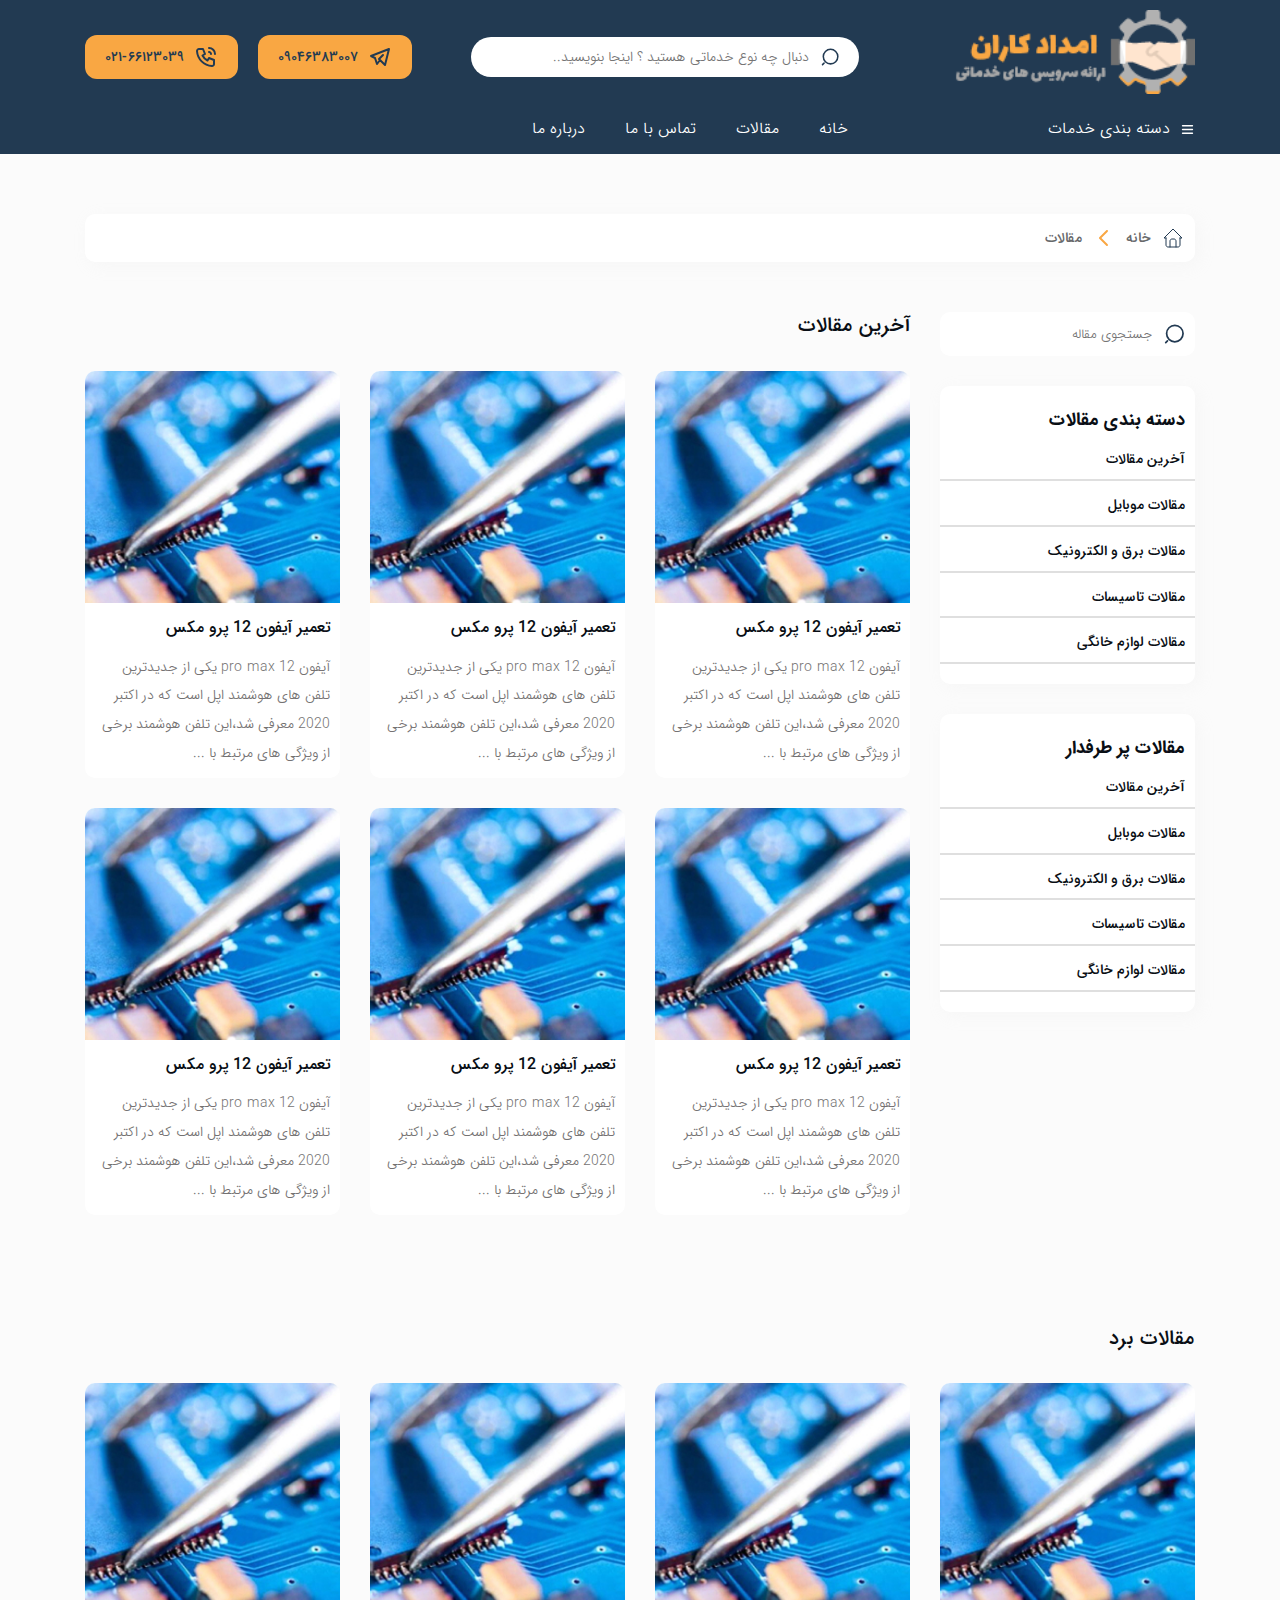
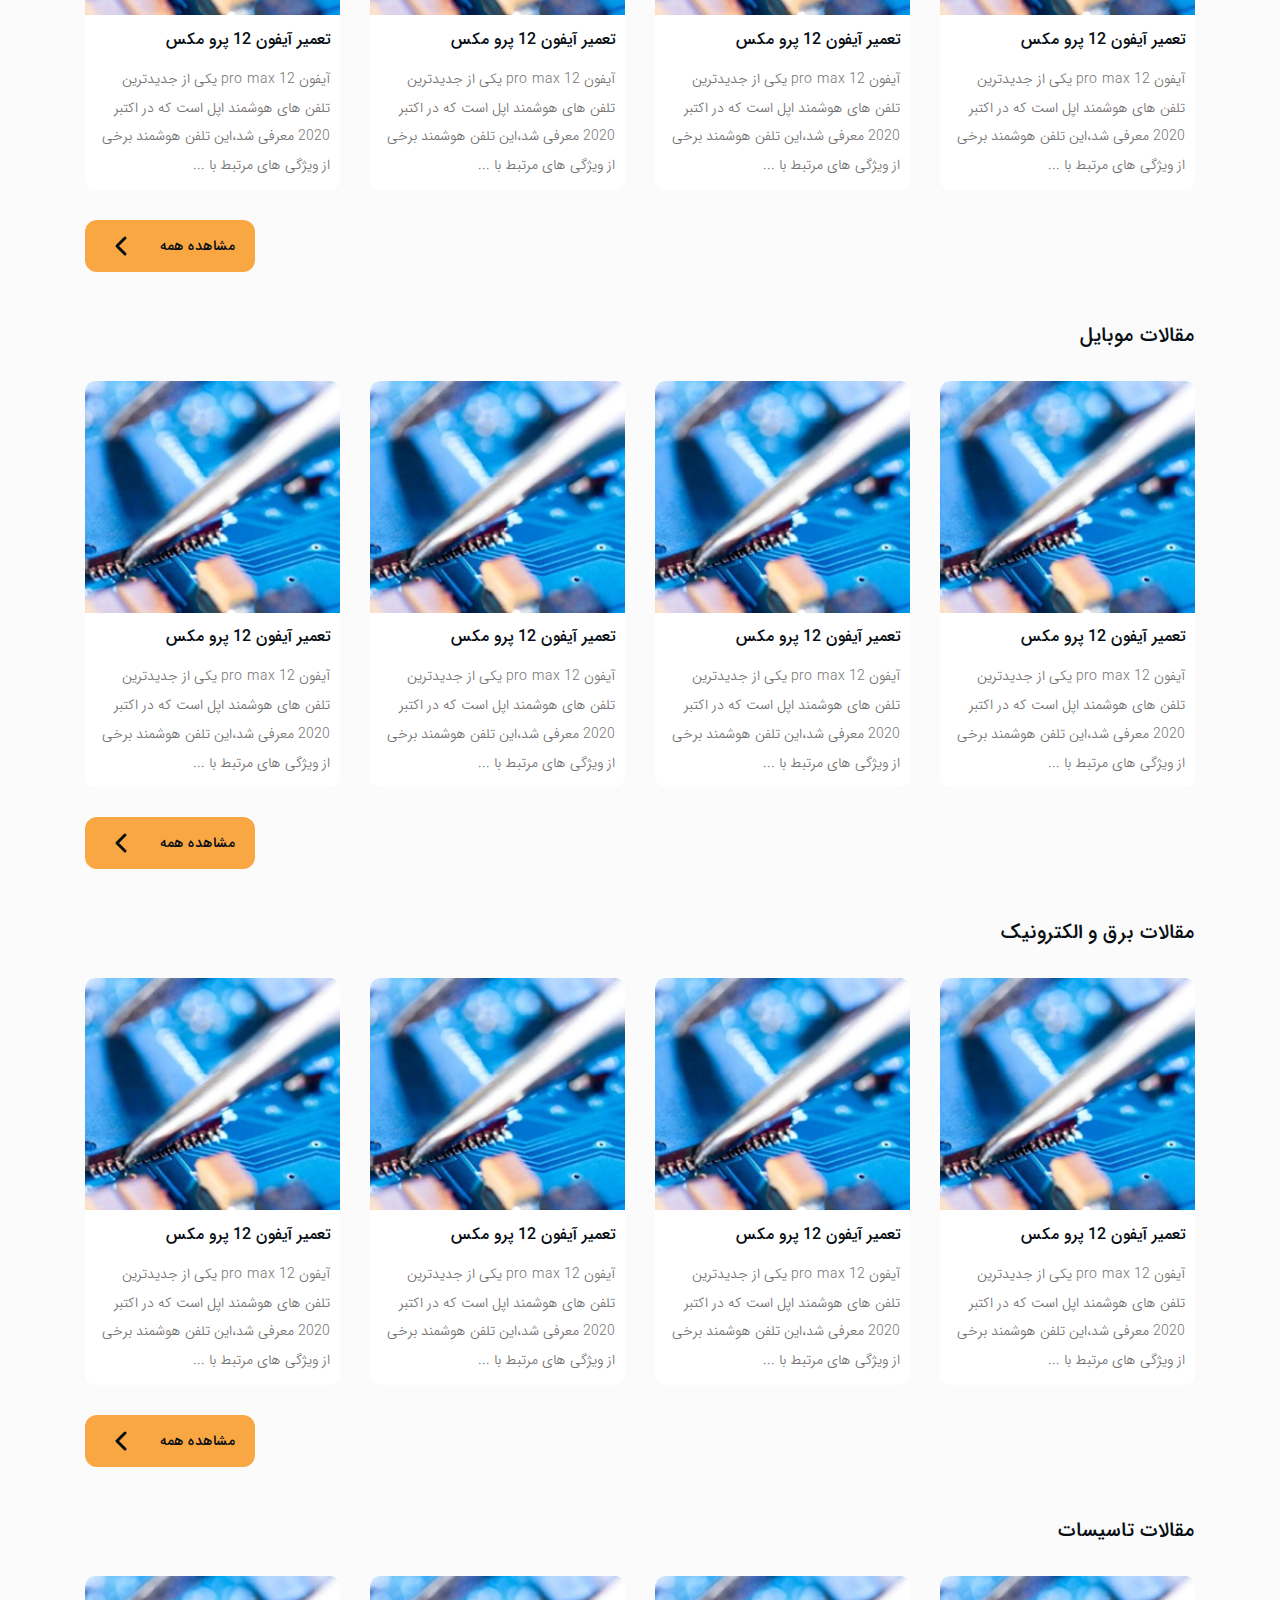
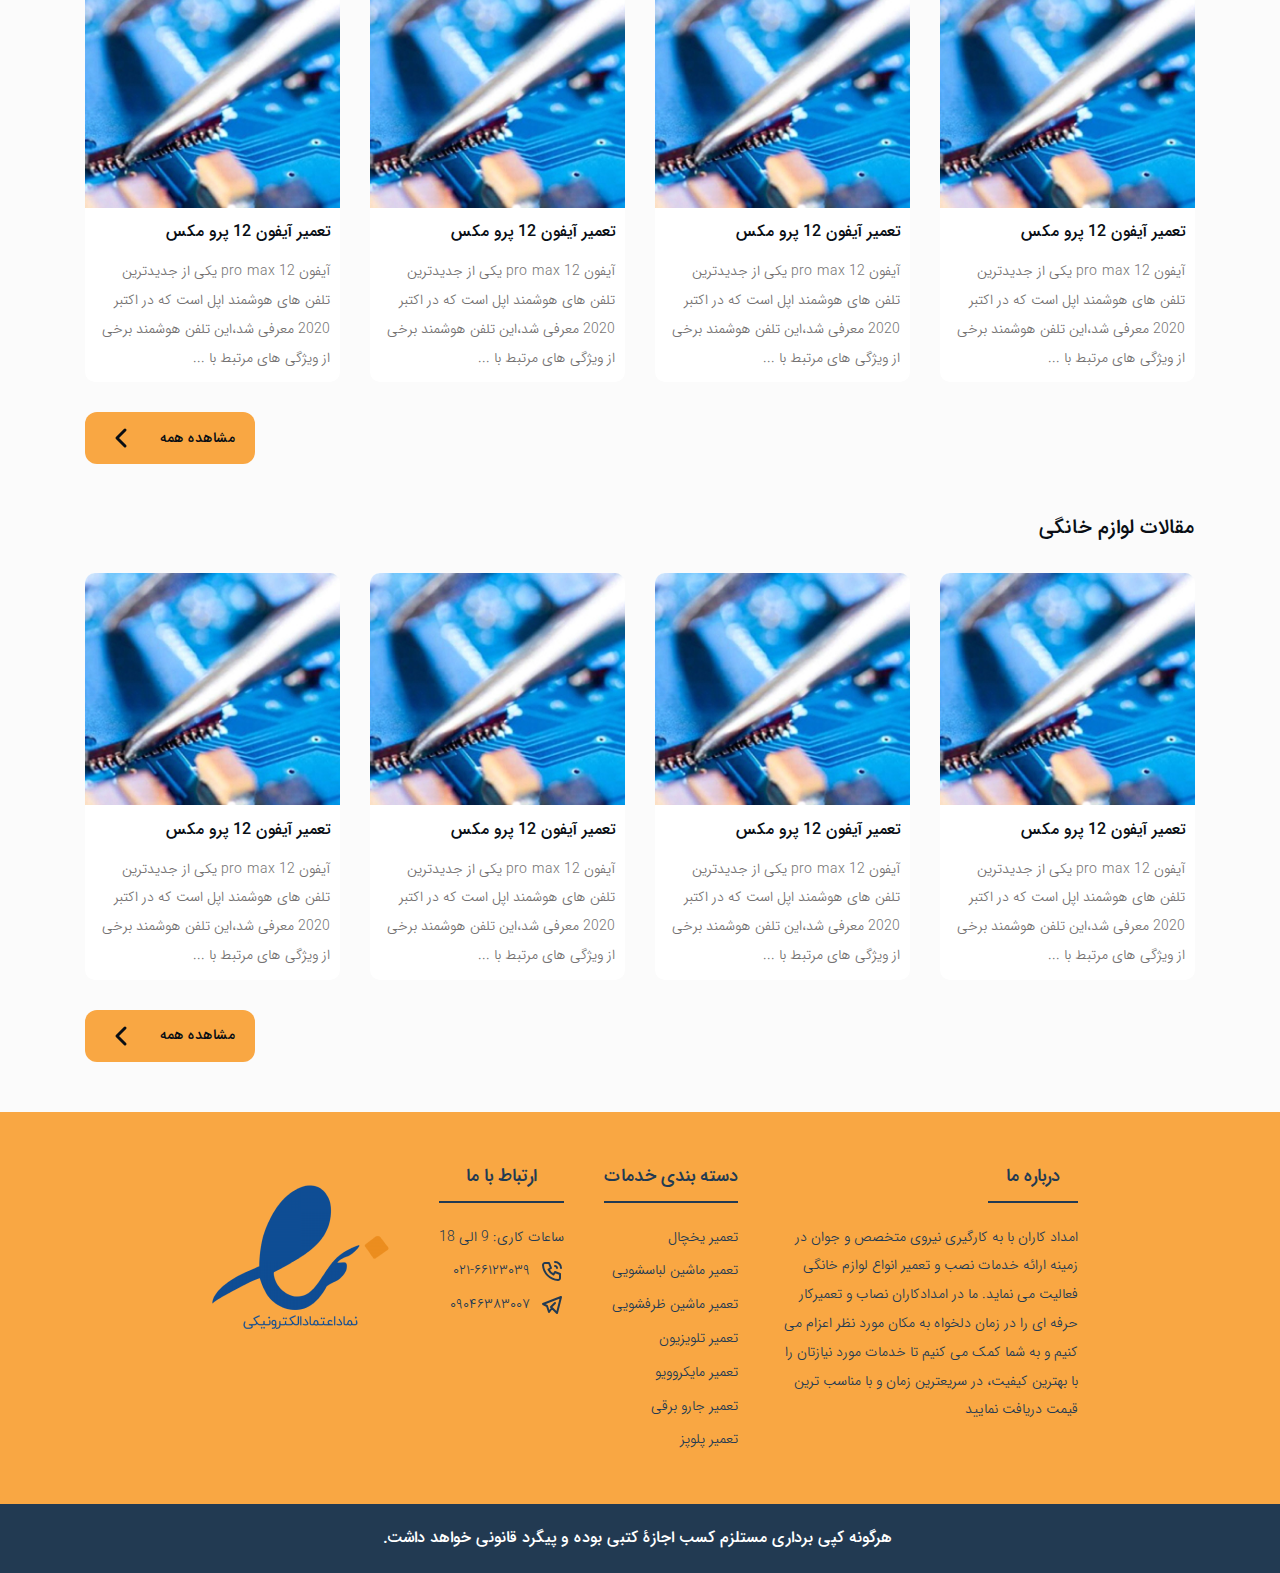
<file: page/blog.html>
<!DOCTYPE html>
<html lang="fa" dir="rtl">

<head>
    <meta charset="UTF-8">
    <meta name="viewport" content="width=device-width, initial-scale=1.0">
    <title>blog</title>
    <link rel="stylesheet" href="../style/font.css">
    <link rel="stylesheet" href="../style/grid.css">
    <link rel="stylesheet" href="../style/reset.css">
    <link rel="stylesheet" href="../style/app.css">
    <link rel="stylesheet" href="../style/blog.css">
    <link rel="stylesheet" href="../style/rispansive.css">
</head>

<body>

    <header class="header">
        <div class="container">
            <div class="header-werraper">
                <div class="header-top">
                    <div class="logo">
                        <img src="../images/headerzip/logo (3) 1.svg" alt="">
                    </div>
                    <div class="header-search">
                        <svg width="20" height="20" viewBox="0 0 24 24" fill="none" xmlns="http://www.w3.org/2000/svg">
                            <path
                                d="M3 11.5C3 16.7467 7.2533 21 12.5 21C17.7467 21 22 16.7467 22 11.5C22 6.25329 17.7467 2 12.5 2C7.2533 2 3 6.25329 3 11.5Z"
                                stroke="#223A52" stroke-width="2" stroke-linecap="round" stroke-linejoin="round" />
                            <path d="M2 22L4 20" stroke="#223A52" stroke-width="2" stroke-linecap="round"
                                stroke-linejoin="round" />
                        </svg>

                        <input class="header-search__input" type="text"
                            placeholder="دنبال چه نوع خدماتی هستید ؟ اینجا بنویسید..">
                    </div>
                    <div class="header-contact">
                        <button class="header-contact__btn btn">
                            ۰۹۰۴۶۳۸۳۰۰۷
                            <svg width="24" height="24" viewBox="0 0 24 24" fill="none"
                                xmlns="http://www.w3.org/2000/svg">
                                <g clip-path="url(#clip0_101_207)">
                                    <path d="M15 10L11 14L17 20L21 4L3 11L7 13L9 19L12 15" stroke="#223A52"
                                        stroke-width="2" stroke-linecap="round" stroke-linejoin="round" />
                                </g>
                                <defs>
                                    <clipPath id="clip0_101_207">
                                        <rect width="24" height="24" fill="white" />
                                    </clipPath>
                                </defs>
                            </svg>

                        </button>
                        <button class="header-contact__btn btn">
                            ۰۲۱-۶۶۱۲۳۰۳۹
                            <svg width="24" height="24" viewBox="0 0 24 24" fill="none"
                                xmlns="http://www.w3.org/2000/svg">
                                <g clip-path="url(#clip0_101_200)">
                                    <path
                                        d="M5 4H9L11 9L8.5 10.5C9.57096 12.6715 11.3285 14.429 13.5 15.5L15 13L20 15V19C20 19.5304 19.7893 20.0391 19.4142 20.4142C19.0391 20.7893 18.5304 21 18 21C14.0993 20.763 10.4202 19.1065 7.65683 16.3432C4.8935 13.5798 3.23705 9.90074 3 6C3 5.46957 3.21071 4.96086 3.58579 4.58579C3.96086 4.21071 4.46957 4 5 4Z"
                                        stroke="#223A52" stroke-width="2" stroke-linecap="round"
                                        stroke-linejoin="round" />
                                    <path
                                        d="M15 7C15.5304 7 16.0391 7.21071 16.4142 7.58579C16.7893 7.96086 17 8.46957 17 9"
                                        stroke="#223A52" stroke-width="2" stroke-linecap="round"
                                        stroke-linejoin="round" />
                                    <path
                                        d="M15 3C16.5913 3 18.1174 3.63214 19.2426 4.75736C20.3679 5.88258 21 7.4087 21 9"
                                        stroke="#223A52" stroke-width="2" stroke-linecap="round"
                                        stroke-linejoin="round" />
                                </g>
                                <defs>
                                    <clipPath id="clip0_101_200">
                                        <rect width="24" height="24" fill="white" />
                                    </clipPath>
                                </defs>
                            </svg>

                        </button>
                    </div>
                    <div class="toggel-menu">
                        <span class="toggel-menu__line"></span>
                    </div>
                </div>
                <div class="header-bottom">
                    <nav class="nav">
                        <ul class="categories-menu">
                            <li class="categories-menu__item">
                                <a class="categories-menu__link">
                                    <svg width="32" height="32" viewBox="0 0 32 32" fill="none"
                                        xmlns="http://www.w3.org/2000/svg">
                                        <g clip-path="url(#clip0_101_192)">
                                            <path d="M5.33331 8H26.6666" stroke="white" stroke-width="2.75"
                                                stroke-linecap="round" stroke-linejoin="round" />
                                            <path d="M5.33331 16H26.6666" stroke="white" stroke-width="2.75"
                                                stroke-linecap="round" stroke-linejoin="round" />
                                            <path d="M5.33331 24H26.6666" stroke="white" stroke-width="2.75"
                                                stroke-linecap="round" stroke-linejoin="round" />
                                        </g>
                                        <defs>
                                            <clipPath id="clip0_101_192">
                                                <rect width="32" height="32" fill="white" />
                                            </clipPath>
                                        </defs>
                                    </svg>

                                    دسته بندی خدمات

                                </a>
                                <div class="mega">
                                    <ul>
                                        <li>
                                            <a class="mega-link">
                                                تاسیسات
                                            </a>
                                            <div class="mega-submenu">
                                                <div class="mega-submenu-content">
                                                    <div class="mega-submenu-box">

                                                        <h5 class="mega-submenu-box__title">لوازم آشپزخانه</h5>
                                                        <ul class="mega-submenu-box__menu">
                                                            <li><a href="">تعمیر یخچال</a></li>
                                                            <li><a href="">تعمیر ماشین لباسشویی</a></li>
                                                            <li><a href="">تعمیر ماشین ظرفشویی</a></li>
                                                            <li><a href="">تعمیر ماکروویو</a></li>
                                                            <li><a href="">تعمیر آسیاب برقی</a></li>
                                                            <li><a href="">تعمیر خردکن برقی</a></li>
                                                            <li><a href="">تعمیر قهوه ساز</a></li>
                                                            <li><a href="">تعمیر چای ساز</a></li>
                                                            <li><a href="">تعمیر اسپرسو ساز</a></li>
                                                            <li><a href="">تعمیر آبمیوه گیری</a></li>
                                                            <li><a href="">تعمیر چرخ گوشت</a></li>
                                                            <li><a href="">تعمیر ساندویچ ساز</a></li>
                                                            <li><a href="">تعمیر بخارپز</a></li>
                                                            <li><a href="">تعمیر پلوپز</a></li>
                                                            <li><a href="">تعمیر کتری برقی</a></li>
                                                            <li><a href="">تعمیر زودپز برقی</a></li>
                                                            <li><a href="">تعمیر کیک پز</a></li>
                                                        </ul>
                                                    </div>
                                                    <div class="mega-submenu-box">

                                                        <h5 class="mega-submenu-box__title">لوازم برقی</h5>
                                                        <ul class="mega-submenu-box__menu">
                                                            <li><a href="">تعمیر اتو</a></li>
                                                            <li><a href="">تعمیر جارو برقی</a></li>
                                                            <li><a href="">تعمیر جارو شارژی</a></li>
                                                            <li><a href="">تعمیر بخارشوی</a></li>
                                                            <li><a href="">تعمیر سرامیک شو</a></li>
                                                            <li><a href="">تعمیر سشوار</a></li>
                                                            <li><a href="">تعمیر بخاری برقی</a></li>

                                                        </ul>
                                                    </div>
                                                    <div class="mega-submenu-box">

                                                        <h5 class="mega-submenu-box__title">لوازم صوتی تصویری</h5>
                                                        <ul class="mega-submenu-box__menu">
                                                            <li><a href="">تعمیر تلویزیون</a></li>
                                                            <li><a href="">تعمیر سینمای خانگی</a></li>
                                                            <li><a href="">تعمیر ماشین ظرفشویی</a></li>
                                                            <li><a href="">تعمیر ماکروویو</a></li>
                                                            <li><a href="">تعمیر آسیاب برقی</a></li>
                                                            <li><a href="">تعمیر خردکن برقی</a></li>
                                                            <li><a href="">تعمیر قهوه ساز</a></li>
                                                            <li><a href="">تعمیر چای ساز</a></li>

                                                        </ul>
                                                    </div>
                                                    <div class="mega-submenu-box">

                                                        <h5 class="mega-submenu-box__title">لوازم صوتی تصویری</h5>
                                                        <ul class="mega-submenu-box__menu">
                                                            <li><a href="">تعمیر تلویزیون</a></li>
                                                            <li><a href="">تعمیر سینمای خانگی</a></li>
                                                            <li><a href="">تعمیر ماشین ظرفشویی</a></li>
                                                            <li><a href="">تعمیر ماکروویو</a></li>
                                                            <li><a href="">تعمیر آسیاب برقی</a></li>
                                                            <li><a href="">تعمیر خردکن برقی</a></li>
                                                            <li><a href="">تعمیر قهوه ساز</a></li>
                                                            <li><a href="">تعمیر چای ساز</a></li>

                                                        </ul>
                                                    </div>




                                                </div>

                                            </div>

                                        </li>
                                        <li>
                                            <a class="mega-link">
                                                نصب و تعمیر لوازم خانه
                                            </a>
                                            <div class="mega-submenu">
                                                <div class="mega-submenu-content">
                                                    <div class="mega-submenu-box">

                                                        <h5 class="mega-submenu-box__title">لوازم تاسیسات</h5>
                                                        <ul class="mega-submenu-box__menu">
                                                            <li><a href="">تعمیر یخچال</a></li>
                                                            <li><a href="">تعمیر ماشین لباسشویی</a></li>
                                                            <li><a href="">تعمیر ماشین ظرفشویی</a></li>
                                                            <li><a href="">تعمیر ماکروویو</a></li>
                                                            <li><a href="">تعمیر آسیاب برقی</a></li>
                                                            <li><a href="">تعمیر خردکن برقی</a></li>
                                                            <li><a href="">تعمیر قهوه ساز</a></li>
                                                            <li><a href="">تعمیر چای ساز</a></li>
                                                            <li><a href="">تعمیر اسپرسو ساز</a></li>
                                                            <li><a href="">تعمیر آبمیوه گیری</a></li>
                                                            <li><a href="">تعمیر چرخ گوشت</a></li>
                                                            <li><a href="">تعمیر ساندویچ ساز</a></li>
                                                            <li><a href="">تعمیر بخارپز</a></li>
                                                            <li><a href="">تعمیر پلوپز</a></li>
                                                            <li><a href="">تعمیر کتری برقی</a></li>
                                                            <li><a href="">تعمیر زودپز برقی</a></li>
                                                            <li><a href="">تعمیر کیک پز</a></li>
                                                        </ul>
                                                    </div>
                                                    <div class="mega-submenu-box">

                                                        <h5 class="mega-submenu-box__title">لوازم برقی</h5>
                                                        <ul class="mega-submenu-box__menu">
                                                            <li><a href="">تعمیر اتو</a></li>
                                                            <li><a href="">تعمیر جارو برقی</a></li>
                                                            <li><a href="">تعمیر جارو شارژی</a></li>
                                                            <li><a href="">تعمیر بخارشوی</a></li>
                                                            <li><a href="">تعمیر سرامیک شو</a></li>
                                                            <li><a href="">تعمیر سشوار</a></li>
                                                            <li><a href="">تعمیر بخاری برقی</a></li>

                                                        </ul>
                                                    </div>
                                                    <div class="mega-submenu-box">

                                                        <h5 class="mega-submenu-box__title">لوازم صوتی تصویری</h5>
                                                        <ul class="mega-submenu-box__menu">
                                                            <li><a href="">تعمیر تلویزیون</a></li>
                                                            <li><a href="">تعمیر سینمای خانگی</a></li>
                                                            <li><a href="">تعمیر ماشین ظرفشویی</a></li>
                                                            <li><a href="">تعمیر ماکروویو</a></li>
                                                            <li><a href="">تعمیر آسیاب برقی</a></li>
                                                            <li><a href="">تعمیر خردکن برقی</a></li>
                                                            <li><a href="">تعمیر قهوه ساز</a></li>
                                                            <li><a href="">تعمیر چای ساز</a></li>

                                                        </ul>
                                                    </div>
                                                    <div class="mega-submenu-box">

                                                        <h5 class="mega-submenu-box__title">لوازم صوتی تصویری</h5>
                                                        <ul class="mega-submenu-box__menu">
                                                            <li><a href="">تعمیر تلویزیون</a></li>
                                                            <li><a href="">تعمیر سینمای خانگی</a></li>
                                                            <li><a href="">تعمیر ماشین ظرفشویی</a></li>
                                                            <li><a href="">تعمیر ماکروویو</a></li>
                                                            <li><a href="">تعمیر آسیاب برقی</a></li>
                                                            <li><a href="">تعمیر خردکن برقی</a></li>
                                                            <li><a href="">تعمیر قهوه ساز</a></li>
                                                            <li><a href="">تعمیر چای ساز</a></li>

                                                        </ul>
                                                    </div>




                                                </div>

                                            </div>
                                        </li>
                                        <li>
                                            <a class="mega-link">
                                                برق و الکترونیک
                                            </a>
                                            <div class="mega-submenu">
                                                <div class="mega-submenu-content">
                                                    <div class="mega-submenu-box">

                                                        <h5 class="mega-submenu-box__title">لوازم آشپزخانه</h5>
                                                        <ul class="mega-submenu-box__menu">
                                                            <li><a href="">تعمیر یخچال</a></li>
                                                            <li><a href="">تعمیر ماشین لباسشویی</a></li>
                                                            <li><a href="">تعمیر ماشین ظرفشویی</a></li>
                                                            <li><a href="">تعمیر ماکروویو</a></li>
                                                            <li><a href="">تعمیر آسیاب برقی</a></li>
                                                            <li><a href="">تعمیر خردکن برقی</a></li>
                                                            <li><a href="">تعمیر قهوه ساز</a></li>
                                                            <li><a href="">تعمیر چای ساز</a></li>
                                                            <li><a href="">تعمیر اسپرسو ساز</a></li>
                                                            <li><a href="">تعمیر آبمیوه گیری</a></li>
                                                            <li><a href="">تعمیر چرخ گوشت</a></li>
                                                            <li><a href="">تعمیر ساندویچ ساز</a></li>
                                                            <li><a href="">تعمیر بخارپز</a></li>
                                                            <li><a href="">تعمیر پلوپز</a></li>
                                                            <li><a href="">تعمیر کتری برقی</a></li>
                                                            <li><a href="">تعمیر زودپز برقی</a></li>
                                                            <li><a href="">تعمیر کیک پز</a></li>
                                                        </ul>
                                                    </div>
                                                    <div class="mega-submenu-box">

                                                        <h5 class="mega-submenu-box__title">لوازم برقی</h5>
                                                        <ul class="mega-submenu-box__menu">
                                                            <li><a href="">تعمیر اتو</a></li>
                                                            <li><a href="">تعمیر جارو برقی</a></li>
                                                            <li><a href="">تعمیر جارو شارژی</a></li>
                                                            <li><a href="">تعمیر بخارشوی</a></li>
                                                            <li><a href="">تعمیر سرامیک شو</a></li>
                                                            <li><a href="">تعمیر سشوار</a></li>
                                                            <li><a href="">تعمیر بخاری برقی</a></li>

                                                        </ul>
                                                    </div>
                                                    <div class="mega-submenu-box">

                                                        <h5 class="mega-submenu-box__title">لوازم صوتی تصویری</h5>
                                                        <ul class="mega-submenu-box__menu">
                                                            <li><a href="">تعمیر تلویزیون</a></li>
                                                            <li><a href="">تعمیر سینمای خانگی</a></li>
                                                            <li><a href="">تعمیر ماشین ظرفشویی</a></li>
                                                            <li><a href="">تعمیر ماکروویو</a></li>
                                                            <li><a href="">تعمیر آسیاب برقی</a></li>
                                                            <li><a href="">تعمیر خردکن برقی</a></li>
                                                            <li><a href="">تعمیر قهوه ساز</a></li>
                                                            <li><a href="">تعمیر چای ساز</a></li>

                                                        </ul>
                                                    </div>
                                                    <div class="mega-submenu-box">

                                                        <h5 class="mega-submenu-box__title">لوازم صوتی تصویری</h5>
                                                        <ul class="mega-submenu-box__menu">
                                                            <li><a href="">تعمیر تلویزیون</a></li>
                                                            <li><a href="">تعمیر سینمای خانگی</a></li>
                                                            <li><a href="">تعمیر ماشین ظرفشویی</a></li>
                                                            <li><a href="">تعمیر ماکروویو</a></li>
                                                            <li><a href="">تعمیر آسیاب برقی</a></li>
                                                            <li><a href="">تعمیر خردکن برقی</a></li>
                                                            <li><a href="">تعمیر قهوه ساز</a></li>
                                                            <li><a href="">تعمیر چای ساز</a></li>

                                                        </ul>
                                                    </div>




                                                </div>

                                            </div>
                                        </li>
                                        <li>
                                            <a class="mega-link">
                                                تعمیرات برد
                                            </a>
                                            <div class="mega-submenu">
                                                <div class="mega-submenu-content">
                                                    <div class="mega-submenu-box">

                                                        <h5 class="mega-submenu-box__title">لوازم آشپزخانه</h5>
                                                        <ul class="mega-submenu-box__menu">
                                                            <li><a href="">تعمیر یخچال</a></li>
                                                            <li><a href="">تعمیر ماشین لباسشویی</a></li>
                                                            <li><a href="">تعمیر ماشین ظرفشویی</a></li>
                                                            <li><a href="">تعمیر ماکروویو</a></li>
                                                            <li><a href="">تعمیر آسیاب برقی</a></li>
                                                            <li><a href="">تعمیر خردکن برقی</a></li>
                                                            <li><a href="">تعمیر قهوه ساز</a></li>
                                                            <li><a href="">تعمیر چای ساز</a></li>
                                                            <li><a href="">تعمیر اسپرسو ساز</a></li>
                                                            <li><a href="">تعمیر آبمیوه گیری</a></li>
                                                            <li><a href="">تعمیر چرخ گوشت</a></li>
                                                            <li><a href="">تعمیر ساندویچ ساز</a></li>
                                                            <li><a href="">تعمیر بخارپز</a></li>
                                                            <li><a href="">تعمیر پلوپز</a></li>
                                                            <li><a href="">تعمیر کتری برقی</a></li>
                                                            <li><a href="">تعمیر زودپز برقی</a></li>
                                                            <li><a href="">تعمیر کیک پز</a></li>
                                                        </ul>
                                                    </div>
                                                    <div class="mega-submenu-box">

                                                        <h5 class="mega-submenu-box__title">لوازم برقی</h5>
                                                        <ul class="mega-submenu-box__menu">
                                                            <li><a href="">تعمیر اتو</a></li>
                                                            <li><a href="">تعمیر جارو برقی</a></li>
                                                            <li><a href="">تعمیر جارو شارژی</a></li>
                                                            <li><a href="">تعمیر بخارشوی</a></li>
                                                            <li><a href="">تعمیر سرامیک شو</a></li>
                                                            <li><a href="">تعمیر سشوار</a></li>
                                                            <li><a href="">تعمیر بخاری برقی</a></li>

                                                        </ul>
                                                    </div>
                                                    <div class="mega-submenu-box">

                                                        <h5 class="mega-submenu-box__title">لوازم صوتی تصویری</h5>
                                                        <ul class="mega-submenu-box__menu">
                                                            <li><a href="">تعمیر تلویزیون</a></li>
                                                            <li><a href="">تعمیر سینمای خانگی</a></li>
                                                            <li><a href="">تعمیر ماشین ظرفشویی</a></li>
                                                            <li><a href="">تعمیر ماکروویو</a></li>
                                                            <li><a href="">تعمیر آسیاب برقی</a></li>
                                                            <li><a href="">تعمیر خردکن برقی</a></li>
                                                            <li><a href="">تعمیر قهوه ساز</a></li>
                                                            <li><a href="">تعمیر چای ساز</a></li>

                                                        </ul>
                                                    </div>
                                                    <div class="mega-submenu-box">

                                                        <h5 class="mega-submenu-box__title">لوازم صوتی تصویری</h5>
                                                        <ul class="mega-submenu-box__menu">
                                                            <li><a href="">تعمیر تلویزیون</a></li>
                                                            <li><a href="">تعمیر سینمای خانگی</a></li>
                                                            <li><a href="">تعمیر ماشین ظرفشویی</a></li>
                                                            <li><a href="">تعمیر ماکروویو</a></li>
                                                            <li><a href="">تعمیر آسیاب برقی</a></li>
                                                            <li><a href="">تعمیر خردکن برقی</a></li>
                                                            <li><a href="">تعمیر قهوه ساز</a></li>
                                                            <li><a href="">تعمیر چای ساز</a></li>

                                                        </ul>
                                                    </div>
                                                </div>

                                            </div>
                                        </li>
                                        <li>
                                            <a class="mega-link">
                                                تعمیرات موبایل
                                            </a>
                                            <div class="mega-submenu">
                                                <div class="mega-submenu-content">
                                                    <div class="mega-submenu-box">

                                                        <h5 class="mega-submenu-box__title">لوازم </h5>
                                                        <ul class="mega-submenu-box__menu">
                                                            <li><a href="">تعمیر یخچال</a></li>
                                                            <li><a href="">تعمیر ماشین لباسشویی</a></li>
                                                            <li><a href="">تعمیر ماشین ظرفشویی</a></li>
                                                            <li><a href="">تعمیر ماکروویو</a></li>
                                                            <li><a href="">تعمیر آسیاب برقی</a></li>
                                                            <li><a href="">تعمیر خردکن برقی</a></li>
                                                            <li><a href="">تعمیر قهوه ساز</a></li>
                                                            <li><a href="">تعمیر چای ساز</a></li>
                                                            <li><a href="">تعمیر اسپرسو ساز</a></li>
                                                            <li><a href="">تعمیر آبمیوه گیری</a></li>
                                                            <li><a href="">تعمیر چرخ گوشت</a></li>
                                                            <li><a href="">تعمیر ساندویچ ساز</a></li>
                                                            <li><a href="">تعمیر بخارپز</a></li>
                                                            <li><a href="">تعمیر پلوپز</a></li>
                                                            <li><a href="">تعمیر کتری برقی</a></li>
                                                            <li><a href="">تعمیر زودپز برقی</a></li>
                                                            <li><a href="">تعمیر کیک پز</a></li>
                                                        </ul>
                                                    </div>
                                                    <div class="mega-submenu-box">

                                                        <h5 class="mega-submenu-box__title">لوازم برقی</h5>
                                                        <ul class="mega-submenu-box__menu">
                                                            <li><a href="">تعمیر اتو</a></li>
                                                            <li><a href="">تعمیر جارو برقی</a></li>
                                                            <li><a href="">تعمیر جارو شارژی</a></li>
                                                            <li><a href="">تعمیر بخارشوی</a></li>
                                                            <li><a href="">تعمیر سرامیک شو</a></li>
                                                            <li><a href="">تعمیر سشوار</a></li>
                                                            <li><a href="">تعمیر بخاری برقی</a></li>

                                                        </ul>
                                                    </div>
                                                    <div class="mega-submenu-box">

                                                        <h5 class="mega-submenu-box__title">لوازم صوتی تصویری</h5>
                                                        <ul class="mega-submenu-box__menu">
                                                            <li><a href="">تعمیر تلویزیون</a></li>
                                                            <li><a href="">تعمیر سینمای خانگی</a></li>
                                                            <li><a href="">تعمیر ماشین ظرفشویی</a></li>
                                                            <li><a href="">تعمیر ماکروویو</a></li>
                                                            <li><a href="">تعمیر آسیاب برقی</a></li>
                                                            <li><a href="">تعمیر خردکن برقی</a></li>
                                                            <li><a href="">تعمیر قهوه ساز</a></li>
                                                            <li><a href="">تعمیر چای ساز</a></li>

                                                        </ul>
                                                    </div>
                                                    <div class="mega-submenu-box">

                                                        <h5 class="mega-submenu-box__title">لوازم صوتی تصویری</h5>
                                                        <ul class="mega-submenu-box__menu">
                                                            <li><a href="">تعمیر تلویزیون</a></li>
                                                            <li><a href="">تعمیر سینمای خانگی</a></li>
                                                            <li><a href="">تعمیر ماشین ظرفشویی</a></li>
                                                            <li><a href="">تعمیر ماکروویو</a></li>
                                                            <li><a href="">تعمیر آسیاب برقی</a></li>
                                                            <li><a href="">تعمیر خردکن برقی</a></li>
                                                            <li><a href="">تعمیر قهوه ساز</a></li>
                                                            <li><a href="">تعمیر چای ساز</a></li>

                                                        </ul>
                                                    </div>




                                                </div>

                                            </div>
                                        </li>
                                    </ul>
                                </div>
                            </li>
                        </ul>
                        <ul class="menu">
                            <li class="menu__item">
                                <a class="menu-item__link " href="">خانه</a>
                            </li>
                            <li class="menu__item">
                                <a class="menu-item__link" href="">مقالات</a>
                            </li>
                            <li class="menu__item">
                                <a class="menu-item__link " href="">تماس با ما</a>
                            </li>
                            <li class="menu__item">
                                <a class="menu-item__link " href="">درباره ما</a>
                            </li>

                        </ul>
                    </nav>
                </div>
                <nav class="nav-mobail">
                    <aside>
                        <div class="logo-mobail">
                            <img src="../images/headerzip/logo (3) 1.svg" alt="">
                        </div>
                        <div class="search-mobail">
                            <svg width="20" height="20" viewBox="0 0 24 24" fill="none"
                                xmlns="http://www.w3.org/2000/svg">
                                <path
                                    d="M3 11.5C3 16.7467 7.2533 21 12.5 21C17.7467 21 22 16.7467 22 11.5C22 6.25329 17.7467 2 12.5 2C7.2533 2 3 6.25329 3 11.5Z"
                                    stroke="#223A52" stroke-width="2" stroke-linecap="round" stroke-linejoin="round" />
                                <path d="M2 22L4 20" stroke="#223A52" stroke-width="2" stroke-linecap="round"
                                    stroke-linejoin="round" />
                            </svg>

                            <input class="-search-mobail__input" type="text"
                                placeholder="دنبال چه نوع خدماتی هستید ؟ اینجا بنویسید..">
                        </div>
                        <ul class="menu-mobail">
                            <li class="menu-item">
                                <a href="">
                                    خانه
                                </a>
                            </li>
                            <li class="menu-item">
                                <a href="">
                                    مقالات 
                                </a>
                            </li>
                            <li class="menu-item " id="cours">
                                <a class="dropdown">
                                    دسته بندی خدمات
                                    <svg class="dropdown-icon" xmlns="http://www.w3.org/2000/svg" fill="none"
                                        viewBox="0 0 24 24" stroke-width="4" stroke="currentColor">
                                        <path stroke-linecap="round" stroke-linejoin="round"
                                            d="m19.5 8.25-7.5 7.5-7.5-7.5" />
                                    </svg>
                                </a>
                                <ul>
                                    <li class="menu-item__sub">
                                        <a>تاسیسات
                                            <svg xmlns="http://www.w3.org/2000/svg" fill="none" viewBox="0 0 24 24"
                                                stroke-width="4" stroke="currentColor">
                                                <path stroke-linecap="round" stroke-linejoin="round"
                                                    d="m19.5 8.25-7.5 7.5-7.5-7.5" />
                                            </svg>
                                        </a>
                                        <ul>
                                            <li class="sub-sub">
                                                <a>تعمیرات لوازم خانگی و رفاهی
                                                    <svg xmlns="http://www.w3.org/2000/svg" fill="none"
                                                        viewBox="0 0 24 24" stroke-width="4" stroke="currentColor">
                                                        <path stroke-linecap="round" stroke-linejoin="round"
                                                            d="m19.5 8.25-7.5 7.5-7.5-7.5" />
                                                    </svg>
                                                </a>
                                                <ul>
                                                    <li>
                                                        <a href="">آموزش تعمیرات موبایل

                                                        </a>
                                                    </li>
                                                    <li>
                                                        <a href="">آموزش تعمیرات نرم افزار موبایل</a>
                                                    </li>
                                                    <li>
                                                        <a href="">آموزش تعمیرات تبلت</a>
                                                    </li>
                                                    <li>
                                                        <a href="">آموزش تعمیرات لبتاب</a>
                                                    </li>
                                                    <li>
                                                        <a href="">آموزش پروگرام هارد</a>
                                                    </li>


                                                </ul>
                                            </li>
                                            <li class="sub-sub">
                                                <a>تعمیرات لوازم خانگی و رفاهی
                                                    <svg xmlns="http://www.w3.org/2000/svg" fill="none"
                                                        viewBox="0 0 24 24" stroke-width="4" stroke="currentColor">
                                                        <path stroke-linecap="round" stroke-linejoin="round"
                                                            d="m19.5 8.25-7.5 7.5-7.5-7.5" />
                                                    </svg>
                                                </a>
                                                <ul>
                                                    <li>
                                                        <a href="">آموزش تعمیرات موبایل

                                                        </a>
                                                    </li>
                                                    <li>
                                                        <a href="">آموزش تعمیرات نرم افزار موبایل</a>
                                                    </li>
                                                    <li>
                                                        <a href="">آموزش تعمیرات تبلت</a>
                                                    </li>
                                                    <li>
                                                        <a href="">آموزش تعمیرات لبتاب</a>
                                                    </li>
                                                    <li>
                                                        <a href="">آموزش پروگرام هارد</a>
                                                    </li>


                                                </ul>
                                            </li>
                                            <li class="sub-sub">
                                                <a>تعمیرات لوازم خانگی و رفاهی
                                                    <svg xmlns="http://www.w3.org/2000/svg" fill="none"
                                                        viewBox="0 0 24 24" stroke-width="4" stroke="currentColor">
                                                        <path stroke-linecap="round" stroke-linejoin="round"
                                                            d="m19.5 8.25-7.5 7.5-7.5-7.5" />
                                                    </svg>
                                                </a>
                                                <ul>
                                                    <li>
                                                        <a href="">آموزش تعمیرات موبایل

                                                        </a>
                                                    </li>
                                                    <li>
                                                        <a href="">آموزش تعمیرات نرم افزار موبایل</a>
                                                    </li>
                                                    <li>
                                                        <a href="">آموزش تعمیرات تبلت</a>
                                                    </li>
                                                    <li>
                                                        <a href="">آموزش تعمیرات لبتاب</a>
                                                    </li>
                                                    <li>
                                                        <a href="">آموزش پروگرام هارد</a>
                                                    </li>


                                                </ul>
                                            </li>
                                            <li class="sub-sub">
                                                <a>تعمیرات لوازم خانگی و رفاهی
                                                    <svg xmlns="http://www.w3.org/2000/svg" fill="none"
                                                        viewBox="0 0 24 24" stroke-width="4" stroke="currentColor">
                                                        <path stroke-linecap="round" stroke-linejoin="round"
                                                            d="m19.5 8.25-7.5 7.5-7.5-7.5" />
                                                    </svg>
                                                </a>
                                                <ul>
                                                    <li>
                                                        <a href="">آموزش تعمیرات موبایل

                                                        </a>
                                                    </li>
                                                    <li>
                                                        <a href="">آموزش تعمیرات نرم افزار موبایل</a>
                                                    </li>
                                                    <li>
                                                        <a href="">آموزش تعمیرات تبلت</a>
                                                    </li>
                                                    <li>
                                                        <a href="">آموزش تعمیرات لبتاب</a>
                                                    </li>
                                                    <li>
                                                        <a href="">آموزش پروگرام هارد</a>
                                                    </li>


                                                </ul>
                                            </li>
                                            <li class="sub-sub">
                                                <a>تعمیرات لوازم خانگی و رفاهی
                                                    <svg xmlns="http://www.w3.org/2000/svg" fill="none"
                                                        viewBox="0 0 24 24" stroke-width="4" stroke="currentColor">
                                                        <path stroke-linecap="round" stroke-linejoin="round"
                                                            d="m19.5 8.25-7.5 7.5-7.5-7.5" />
                                                    </svg>
                                                </a>
                                                <ul>
                                                    <li>
                                                        <a href="">آموزش تعمیرات موبایل

                                                        </a>
                                                    </li>
                                                    <li>
                                                        <a href="">آموزش تعمیرات نرم افزار موبایل</a>
                                                    </li>
                                                    <li>
                                                        <a href="">آموزش تعمیرات تبلت</a>
                                                    </li>
                                                    <li>
                                                        <a href="">آموزش تعمیرات لبتاب</a>
                                                    </li>
                                                    <li>
                                                        <a href="">آموزش پروگرام هارد</a>
                                                    </li>


                                                </ul>
                                            </li>


                                        </ul>
                                    </li>
                                    <li class="menu-item__sub">
                                        <a>نصب و تعمیر لوازم خانه
                                            <svg xmlns="http://www.w3.org/2000/svg" fill="none" viewBox="0 0 24 24"
                                                stroke-width="4" stroke="currentColor">
                                                <path stroke-linecap="round" stroke-linejoin="round"
                                                    d="m19.5 8.25-7.5 7.5-7.5-7.5" />
                                            </svg>
                                        </a>
                                        <ul>
                                            <li class="sub-sub">
                                                <a>تعمیرات لوازم خانگی و رفاهی
                                                    <svg xmlns="http://www.w3.org/2000/svg" fill="none"
                                                        viewBox="0 0 24 24" stroke-width="4" stroke="currentColor">
                                                        <path stroke-linecap="round" stroke-linejoin="round"
                                                            d="m19.5 8.25-7.5 7.5-7.5-7.5" />
                                                    </svg>
                                                </a>
                                                <ul>
                                                    <li>
                                                        <a href="">آموزش تعمیرات موبایل

                                                        </a>
                                                    </li>
                                                    <li>
                                                        <a href="">آموزش تعمیرات نرم افزار موبایل</a>
                                                    </li>
                                                    <li>
                                                        <a href="">آموزش تعمیرات تبلت</a>
                                                    </li>
                                                    <li>
                                                        <a href="">آموزش تعمیرات لبتاب</a>
                                                    </li>
                                                    <li>
                                                        <a href="">آموزش پروگرام هارد</a>
                                                    </li>


                                                </ul>
                                            </li>
                                            <li class="sub-sub">
                                                <a>تعمیرات لوازم خانگی و رفاهی
                                                    <svg xmlns="http://www.w3.org/2000/svg" fill="none"
                                                        viewBox="0 0 24 24" stroke-width="4" stroke="currentColor">
                                                        <path stroke-linecap="round" stroke-linejoin="round"
                                                            d="m19.5 8.25-7.5 7.5-7.5-7.5" />
                                                    </svg>
                                                </a>
                                                <ul>
                                                    <li>
                                                        <a href="">آموزش تعمیرات موبایل

                                                        </a>
                                                    </li>
                                                    <li>
                                                        <a href="">آموزش تعمیرات نرم افزار موبایل</a>
                                                    </li>
                                                    <li>
                                                        <a href="">آموزش تعمیرات تبلت</a>
                                                    </li>
                                                    <li>
                                                        <a href="">آموزش تعمیرات لبتاب</a>
                                                    </li>
                                                    <li>
                                                        <a href="">آموزش پروگرام هارد</a>
                                                    </li>


                                                </ul>
                                            </li>
                                            <li class="sub-sub">
                                                <a>تعمیرات لوازم خانگی و رفاهی
                                                    <svg xmlns="http://www.w3.org/2000/svg" fill="none"
                                                        viewBox="0 0 24 24" stroke-width="4" stroke="currentColor">
                                                        <path stroke-linecap="round" stroke-linejoin="round"
                                                            d="m19.5 8.25-7.5 7.5-7.5-7.5" />
                                                    </svg>
                                                </a>
                                                <ul>
                                                    <li>
                                                        <a href="">آموزش تعمیرات موبایل

                                                        </a>
                                                    </li>
                                                    <li>
                                                        <a href="">آموزش تعمیرات نرم افزار موبایل</a>
                                                    </li>
                                                    <li>
                                                        <a href="">آموزش تعمیرات تبلت</a>
                                                    </li>
                                                    <li>
                                                        <a href="">آموزش تعمیرات لبتاب</a>
                                                    </li>
                                                    <li>
                                                        <a href="">آموزش پروگرام هارد</a>
                                                    </li>


                                                </ul>
                                            </li>
                                            <li class="sub-sub">
                                                <a>تعمیرات لوازم خانگی و رفاهی
                                                    <svg xmlns="http://www.w3.org/2000/svg" fill="none"
                                                        viewBox="0 0 24 24" stroke-width="4" stroke="currentColor">
                                                        <path stroke-linecap="round" stroke-linejoin="round"
                                                            d="m19.5 8.25-7.5 7.5-7.5-7.5" />
                                                    </svg>
                                                </a>
                                                <ul>
                                                    <li>
                                                        <a href="">آموزش تعمیرات موبایل

                                                        </a>
                                                    </li>
                                                    <li>
                                                        <a href="">آموزش تعمیرات نرم افزار موبایل</a>
                                                    </li>
                                                    <li>
                                                        <a href="">آموزش تعمیرات تبلت</a>
                                                    </li>
                                                    <li>
                                                        <a href="">آموزش تعمیرات لبتاب</a>
                                                    </li>
                                                    <li>
                                                        <a href="">آموزش پروگرام هارد</a>
                                                    </li>


                                                </ul>
                                            </li>
                                            <li class="sub-sub">
                                                <a>تعمیرات لوازم خانگی و رفاهی
                                                    <svg xmlns="http://www.w3.org/2000/svg" fill="none"
                                                        viewBox="0 0 24 24" stroke-width="4" stroke="currentColor">
                                                        <path stroke-linecap="round" stroke-linejoin="round"
                                                            d="m19.5 8.25-7.5 7.5-7.5-7.5" />
                                                    </svg>
                                                </a>
                                                <ul>
                                                    <li>
                                                        <a href="">آموزش تعمیرات موبایل

                                                        </a>
                                                    </li>
                                                    <li>
                                                        <a href="">آموزش تعمیرات نرم افزار موبایل</a>
                                                    </li>
                                                    <li>
                                                        <a href="">آموزش تعمیرات تبلت</a>
                                                    </li>
                                                    <li>
                                                        <a href="">آموزش تعمیرات لبتاب</a>
                                                    </li>
                                                    <li>
                                                        <a href="">آموزش پروگرام هارد</a>
                                                    </li>


                                                </ul>
                                            </li>


                                        </ul>
                                    </li>
                                    <li class="menu-item__sub">
                                        <a>برق و الکترونیک
                                            <svg xmlns="http://www.w3.org/2000/svg" fill="none" viewBox="0 0 24 24"
                                                stroke-width="4" stroke="currentColor">
                                                <path stroke-linecap="round" stroke-linejoin="round"
                                                    d="m19.5 8.25-7.5 7.5-7.5-7.5" />
                                            </svg>
                                        </a>
                                        <ul>
                                            <li class="sub-sub">
                                                <a>تعمیرات لوازم خانگی و رفاهی
                                                    <svg xmlns="http://www.w3.org/2000/svg" fill="none"
                                                        viewBox="0 0 24 24" stroke-width="4" stroke="currentColor">
                                                        <path stroke-linecap="round" stroke-linejoin="round"
                                                            d="m19.5 8.25-7.5 7.5-7.5-7.5" />
                                                    </svg>
                                                </a>
                                                <ul>
                                                    <li>
                                                        <a href="">آموزش تعمیرات موبایل

                                                        </a>
                                                    </li>
                                                    <li>
                                                        <a href="">آموزش تعمیرات نرم افزار موبایل</a>
                                                    </li>
                                                    <li>
                                                        <a href="">آموزش تعمیرات تبلت</a>
                                                    </li>
                                                    <li>
                                                        <a href="">آموزش تعمیرات لبتاب</a>
                                                    </li>
                                                    <li>
                                                        <a href="">آموزش پروگرام هارد</a>
                                                    </li>


                                                </ul>
                                            </li>
                                            <li class="sub-sub">
                                                <a>تعمیرات لوازم خانگی و رفاهی
                                                    <svg xmlns="http://www.w3.org/2000/svg" fill="none"
                                                        viewBox="0 0 24 24" stroke-width="4" stroke="currentColor">
                                                        <path stroke-linecap="round" stroke-linejoin="round"
                                                            d="m19.5 8.25-7.5 7.5-7.5-7.5" />
                                                    </svg>
                                                </a>
                                                <ul>
                                                    <li>
                                                        <a href="">آموزش تعمیرات موبایل

                                                        </a>
                                                    </li>
                                                    <li>
                                                        <a href="">آموزش تعمیرات نرم افزار موبایل</a>
                                                    </li>
                                                    <li>
                                                        <a href="">آموزش تعمیرات تبلت</a>
                                                    </li>
                                                    <li>
                                                        <a href="">آموزش تعمیرات لبتاب</a>
                                                    </li>
                                                    <li>
                                                        <a href="">آموزش پروگرام هارد</a>
                                                    </li>


                                                </ul>
                                            </li>
                                            <li class="sub-sub">
                                                <a>تعمیرات لوازم خانگی و رفاهی
                                                    <svg xmlns="http://www.w3.org/2000/svg" fill="none"
                                                        viewBox="0 0 24 24" stroke-width="4" stroke="currentColor">
                                                        <path stroke-linecap="round" stroke-linejoin="round"
                                                            d="m19.5 8.25-7.5 7.5-7.5-7.5" />
                                                    </svg>
                                                </a>
                                                <ul>
                                                    <li>
                                                        <a href="">آموزش تعمیرات موبایل

                                                        </a>
                                                    </li>
                                                    <li>
                                                        <a href="">آموزش تعمیرات نرم افزار موبایل</a>
                                                    </li>
                                                    <li>
                                                        <a href="">آموزش تعمیرات تبلت</a>
                                                    </li>
                                                    <li>
                                                        <a href="">آموزش تعمیرات لبتاب</a>
                                                    </li>
                                                    <li>
                                                        <a href="">آموزش پروگرام هارد</a>
                                                    </li>


                                                </ul>
                                            </li>
                                            <li class="sub-sub">
                                                <a>تعمیرات لوازم خانگی و رفاهی
                                                    <svg xmlns="http://www.w3.org/2000/svg" fill="none"
                                                        viewBox="0 0 24 24" stroke-width="4" stroke="currentColor">
                                                        <path stroke-linecap="round" stroke-linejoin="round"
                                                            d="m19.5 8.25-7.5 7.5-7.5-7.5" />
                                                    </svg>
                                                </a>
                                                <ul>
                                                    <li>
                                                        <a href="">آموزش تعمیرات موبایل

                                                        </a>
                                                    </li>
                                                    <li>
                                                        <a href="">آموزش تعمیرات نرم افزار موبایل</a>
                                                    </li>
                                                    <li>
                                                        <a href="">آموزش تعمیرات تبلت</a>
                                                    </li>
                                                    <li>
                                                        <a href="">آموزش تعمیرات لبتاب</a>
                                                    </li>
                                                    <li>
                                                        <a href="">آموزش پروگرام هارد</a>
                                                    </li>


                                                </ul>
                                            </li>
                                            <li class="sub-sub">
                                                <a>تعمیرات لوازم خانگی و رفاهی
                                                    <svg xmlns="http://www.w3.org/2000/svg" fill="none"
                                                        viewBox="0 0 24 24" stroke-width="4" stroke="currentColor">
                                                        <path stroke-linecap="round" stroke-linejoin="round"
                                                            d="m19.5 8.25-7.5 7.5-7.5-7.5" />
                                                    </svg>
                                                </a>
                                                <ul>
                                                    <li>
                                                        <a href="">آموزش تعمیرات موبایل

                                                        </a>
                                                    </li>
                                                    <li>
                                                        <a href="">آموزش تعمیرات نرم افزار موبایل</a>
                                                    </li>
                                                    <li>
                                                        <a href="">آموزش تعمیرات تبلت</a>
                                                    </li>
                                                    <li>
                                                        <a href="">آموزش تعمیرات لبتاب</a>
                                                    </li>
                                                    <li>
                                                        <a href="">آموزش پروگرام هارد</a>
                                                    </li>


                                                </ul>
                                            </li>


                                        </ul>
                                    </li>
                                    <li class="menu-item__sub">
                                        <a>تعمیرات برد
                                            <svg xmlns="http://www.w3.org/2000/svg" fill="none" viewBox="0 0 24 24"
                                                stroke-width="4" stroke="currentColor">
                                                <path stroke-linecap="round" stroke-linejoin="round"
                                                    d="m19.5 8.25-7.5 7.5-7.5-7.5" />
                                            </svg>
                                        </a>
                                        <ul>
                                            <li class="sub-sub">
                                                <a>تعمیرات لوازم خانگی و رفاهی
                                                    <svg xmlns="http://www.w3.org/2000/svg" fill="none"
                                                        viewBox="0 0 24 24" stroke-width="4" stroke="currentColor">
                                                        <path stroke-linecap="round" stroke-linejoin="round"
                                                            d="m19.5 8.25-7.5 7.5-7.5-7.5" />
                                                    </svg>
                                                </a>
                                                <ul>
                                                    <li>
                                                        <a href="">آموزش تعمیرات موبایل

                                                        </a>
                                                    </li>
                                                    <li>
                                                        <a href="">آموزش تعمیرات نرم افزار موبایل</a>
                                                    </li>
                                                    <li>
                                                        <a href="">آموزش تعمیرات تبلت</a>
                                                    </li>
                                                    <li>
                                                        <a href="">آموزش تعمیرات لبتاب</a>
                                                    </li>
                                                    <li>
                                                        <a href="">آموزش پروگرام هارد</a>
                                                    </li>


                                                </ul>
                                            </li>
                                            <li class="sub-sub">
                                                <a>تعمیرات لوازم خانگی و رفاهی
                                                    <svg xmlns="http://www.w3.org/2000/svg" fill="none"
                                                        viewBox="0 0 24 24" stroke-width="4" stroke="currentColor">
                                                        <path stroke-linecap="round" stroke-linejoin="round"
                                                            d="m19.5 8.25-7.5 7.5-7.5-7.5" />
                                                    </svg>
                                                </a>
                                                <ul>
                                                    <li>
                                                        <a href="">آموزش تعمیرات موبایل

                                                        </a>
                                                    </li>
                                                    <li>
                                                        <a href="">آموزش تعمیرات نرم افزار موبایل</a>
                                                    </li>
                                                    <li>
                                                        <a href="">آموزش تعمیرات تبلت</a>
                                                    </li>
                                                    <li>
                                                        <a href="">آموزش تعمیرات لبتاب</a>
                                                    </li>
                                                    <li>
                                                        <a href="">آموزش پروگرام هارد</a>
                                                    </li>


                                                </ul>
                                            </li>
                                            <li class="sub-sub">
                                                <a>تعمیرات لوازم خانگی و رفاهی
                                                    <svg xmlns="http://www.w3.org/2000/svg" fill="none"
                                                        viewBox="0 0 24 24" stroke-width="4" stroke="currentColor">
                                                        <path stroke-linecap="round" stroke-linejoin="round"
                                                            d="m19.5 8.25-7.5 7.5-7.5-7.5" />
                                                    </svg>
                                                </a>
                                                <ul>
                                                    <li>
                                                        <a href="">آموزش تعمیرات موبایل

                                                        </a>
                                                    </li>
                                                    <li>
                                                        <a href="">آموزش تعمیرات نرم افزار موبایل</a>
                                                    </li>
                                                    <li>
                                                        <a href="">آموزش تعمیرات تبلت</a>
                                                    </li>
                                                    <li>
                                                        <a href="">آموزش تعمیرات لبتاب</a>
                                                    </li>
                                                    <li>
                                                        <a href="">آموزش پروگرام هارد</a>
                                                    </li>


                                                </ul>
                                            </li>
                                            <li class="sub-sub">
                                                <a>تعمیرات لوازم خانگی و رفاهی
                                                    <svg xmlns="http://www.w3.org/2000/svg" fill="none"
                                                        viewBox="0 0 24 24" stroke-width="4" stroke="currentColor">
                                                        <path stroke-linecap="round" stroke-linejoin="round"
                                                            d="m19.5 8.25-7.5 7.5-7.5-7.5" />
                                                    </svg>
                                                </a>
                                                <ul>
                                                    <li>
                                                        <a href="">آموزش تعمیرات موبایل

                                                        </a>
                                                    </li>
                                                    <li>
                                                        <a href="">آموزش تعمیرات نرم افزار موبایل</a>
                                                    </li>
                                                    <li>
                                                        <a href="">آموزش تعمیرات تبلت</a>
                                                    </li>
                                                    <li>
                                                        <a href="">آموزش تعمیرات لبتاب</a>
                                                    </li>
                                                    <li>
                                                        <a href="">آموزش پروگرام هارد</a>
                                                    </li>


                                                </ul>
                                            </li>
                                            <li class="sub-sub">
                                                <a>تعمیرات لوازم خانگی و رفاهی
                                                    <svg xmlns="http://www.w3.org/2000/svg" fill="none"
                                                        viewBox="0 0 24 24" stroke-width="4" stroke="currentColor">
                                                        <path stroke-linecap="round" stroke-linejoin="round"
                                                            d="m19.5 8.25-7.5 7.5-7.5-7.5" />
                                                    </svg>
                                                </a>
                                                <ul>
                                                    <li>
                                                        <a href="">آموزش تعمیرات موبایل

                                                        </a>
                                                    </li>
                                                    <li>
                                                        <a href="">آموزش تعمیرات نرم افزار موبایل</a>
                                                    </li>
                                                    <li>
                                                        <a href="">آموزش تعمیرات تبلت</a>
                                                    </li>
                                                    <li>
                                                        <a href="">آموزش تعمیرات لبتاب</a>
                                                    </li>
                                                    <li>
                                                        <a href="">آموزش پروگرام هارد</a>
                                                    </li>


                                                </ul>
                                            </li>


                                        </ul>
                                    </li>
                                    <li class="menu-item__sub">
                                        <a>تعمیرات موبایل
                                            <svg xmlns="http://www.w3.org/2000/svg" fill="none" viewBox="0 0 24 24"
                                                stroke-width="4" stroke="currentColor">
                                                <path stroke-linecap="round" stroke-linejoin="round"
                                                    d="m19.5 8.25-7.5 7.5-7.5-7.5" />
                                            </svg>
                                        </a>
                                        <ul>
                                            <li class="sub-sub">
                                                <a>تعمیرات لوازم خانگی و رفاهی
                                                    <svg xmlns="http://www.w3.org/2000/svg" fill="none"
                                                        viewBox="0 0 24 24" stroke-width="4" stroke="currentColor">
                                                        <path stroke-linecap="round" stroke-linejoin="round"
                                                            d="m19.5 8.25-7.5 7.5-7.5-7.5" />
                                                    </svg>
                                                </a>
                                                <ul>
                                                    <li>
                                                        <a href="">آموزش تعمیرات موبایل

                                                        </a>
                                                    </li>
                                                    <li>
                                                        <a href="">آموزش تعمیرات نرم افزار موبایل</a>
                                                    </li>
                                                    <li>
                                                        <a href="">آموزش تعمیرات تبلت</a>
                                                    </li>
                                                    <li>
                                                        <a href="">آموزش تعمیرات لبتاب</a>
                                                    </li>
                                                    <li>
                                                        <a href="">آموزش پروگرام هارد</a>
                                                    </li>


                                                </ul>
                                            </li>
                                            <li class="sub-sub">
                                                <a>تعمیرات لوازم خانگی و رفاهی
                                                    <svg xmlns="http://www.w3.org/2000/svg" fill="none"
                                                        viewBox="0 0 24 24" stroke-width="4" stroke="currentColor">
                                                        <path stroke-linecap="round" stroke-linejoin="round"
                                                            d="m19.5 8.25-7.5 7.5-7.5-7.5" />
                                                    </svg>
                                                </a>
                                                <ul>
                                                    <li>
                                                        <a href="">آموزش تعمیرات موبایل

                                                        </a>
                                                    </li>
                                                    <li>
                                                        <a href="">آموزش تعمیرات نرم افزار موبایل</a>
                                                    </li>
                                                    <li>
                                                        <a href="">آموزش تعمیرات تبلت</a>
                                                    </li>
                                                    <li>
                                                        <a href="">آموزش تعمیرات لبتاب</a>
                                                    </li>
                                                    <li>
                                                        <a href="">آموزش پروگرام هارد</a>
                                                    </li>


                                                </ul>
                                            </li>
                                            <li class="sub-sub">
                                                <a>تعمیرات لوازم خانگی و رفاهی
                                                    <svg xmlns="http://www.w3.org/2000/svg" fill="none"
                                                        viewBox="0 0 24 24" stroke-width="4" stroke="currentColor">
                                                        <path stroke-linecap="round" stroke-linejoin="round"
                                                            d="m19.5 8.25-7.5 7.5-7.5-7.5" />
                                                    </svg>
                                                </a>
                                                <ul>
                                                    <li>
                                                        <a href="">آموزش تعمیرات موبایل

                                                        </a>
                                                    </li>
                                                    <li>
                                                        <a href="">آموزش تعمیرات نرم افزار موبایل</a>
                                                    </li>
                                                    <li>
                                                        <a href="">آموزش تعمیرات تبلت</a>
                                                    </li>
                                                    <li>
                                                        <a href="">آموزش تعمیرات لبتاب</a>
                                                    </li>
                                                    <li>
                                                        <a href="">آموزش پروگرام هارد</a>
                                                    </li>


                                                </ul>
                                            </li>
                                            <li class="sub-sub">
                                                <a>تعمیرات لوازم خانگی و رفاهی
                                                    <svg xmlns="http://www.w3.org/2000/svg" fill="none"
                                                        viewBox="0 0 24 24" stroke-width="4" stroke="currentColor">
                                                        <path stroke-linecap="round" stroke-linejoin="round"
                                                            d="m19.5 8.25-7.5 7.5-7.5-7.5" />
                                                    </svg>
                                                </a>
                                                <ul>
                                                    <li>
                                                        <a href="">آموزش تعمیرات موبایل

                                                        </a>
                                                    </li>
                                                    <li>
                                                        <a href="">آموزش تعمیرات نرم افزار موبایل</a>
                                                    </li>
                                                    <li>
                                                        <a href="">آموزش تعمیرات تبلت</a>
                                                    </li>
                                                    <li>
                                                        <a href="">آموزش تعمیرات لبتاب</a>
                                                    </li>
                                                    <li>
                                                        <a href="">آموزش پروگرام هارد</a>
                                                    </li>


                                                </ul>
                                            </li>


                                        </ul>
                                    </li>



                                </ul>
                            </li>

                            <li class="menu-item" id="contanct">
                                <a href="">
                                    تماس باما
                                </a>
                            </li>
                            <li class="menu-item" id="about">
                                <a href="">
                                    درباره ما
                                </a>
                            </li>
                        </ul>
                    </aside>
                </nav>
            </div>
        </div>
    </header>
    <main class="main">
        <section class="bredcramp">
            <div class="container">
                <div class="bredcramp-werraper">
                    <svg width="24" height="24" viewBox="0 0 24 24" fill="none" xmlns="http://www.w3.org/2000/svg">
                        <g clip-path="url(#clip0_209_1253)">
                        <path d="M5 12H3L12 3L21 12H19" stroke="#223A52" stroke-linecap="round" stroke-linejoin="round"/>
                        <path d="M5 12V19C5 19.5304 5.21071 20.0391 5.58579 20.4142C5.96086 20.7893 6.46957 21 7 21H17C17.5304 21 18.0391 20.7893 18.4142 20.4142C18.7893 20.0391 19 19.5304 19 19V12" stroke="#223A52" stroke-linecap="round" stroke-linejoin="round"/>
                        <path d="M9 21V15C9 14.4696 9.21071 13.9609 9.58579 13.5858C9.96086 13.2107 10.4696 13 11 13H13C13.5304 13 14.0391 13.2107 14.4142 13.5858C14.7893 13.9609 15 14.4696 15 15V21" stroke="#223A52" stroke-linecap="round" stroke-linejoin="round"/>
                        </g>
                        <defs>
                        <clipPath id="clip0_209_1253">
                        <rect width="24" height="24" fill="white"/>
                        </clipPath>
                        </defs>
                        </svg>
                        <span>خانه</span>
                        <svg width="24" height="24" viewBox="0 0 24 24" fill="none" xmlns="http://www.w3.org/2000/svg">
                            <path fill-rule="evenodd" clip-rule="evenodd" d="M15.7071 4.29289C16.0976 4.68342 16.0976 5.31658 15.7071 5.70711L9.41421 12L15.7071 18.2929C16.0976 18.6834 16.0976 19.3166 15.7071 19.7071C15.3166 20.0976 14.6834 20.0976 14.2929 19.7071L7.29289 12.7071C7.10536 12.5196 7 12.2652 7 12C7 11.7348 7.10536 11.4804 7.29289 11.2929L14.2929 4.29289C14.6834 3.90237 15.3166 3.90237 15.7071 4.29289Z" fill="#F9A743"/>
                            </svg>
                        <span>مقالات</span>
                       

                </div>
            </div>
        </section>
        <section class="articles-Latest">
            <div class="container">
                <div class="articles-werraper">
                    <div class="row">
                        <div class="col-12 col-lg-3">
                            <div class="articles-search">
                                <input class="articles-search__input" type="text" placeholder="جستجوی مقاله">
                                <svg width="24" height="24" viewBox="0 0 24 24" fill="none" xmlns="http://www.w3.org/2000/svg">
                                    <path d="M3 11.5C3 16.7467 7.2533 21 12.5 21C17.7467 21 22 16.7467 22 11.5C22 6.25329 17.7467 2 12.5 2C7.2533 2 3 6.25329 3 11.5Z" stroke="#223A52" stroke-width="2" stroke-linecap="round" stroke-linejoin="round"/>
                                    <path d="M2 22L4 20" stroke="#223A52" stroke-width="2" stroke-linecap="round" stroke-linejoin="round"/>
                                </svg>                                    
                            </div>
                            <div class="articles-sidbar">
                                <h2 class="articles-sidbar-title">دسته بندی مقالات</h2>
                                <ul class="articles-sidbar-list">
                                    
                                    <li class="articles-sidbar-list__item">
                                        <a href="">آخرین مقالات</a>
                                    </li>
                                    <li class="articles-sidbar-list__item">
                                        <a href="">مقالات موبایل</a>
                                    </li>
                                    <li class="articles-sidbar-list__item">
                                        <a href="">مقالات برق و الکترونیک</a>
                                    </li>
                                    <li class="articles-sidbar-list__item">
                                        <a href="">مقالات تاسیسات</a>
                                    </li>
                                    <li class="articles-sidbar-list__item">
                                        <a href="">مقالات لوازم خانگی</a>
                                    </li>
                                </ul>
                            </div>
                            <div class="articles-sidbar">
                                <h2 class="articles-sidbar-title">مقالات پر طرفدار</h2>
                                <ul class="articles-sidbar-list">
                                    
                                    <li class="articles-sidbar-list__item">
                                        <a href="">آخرین مقالات</a>
                                    </li>
                                    <li class="articles-sidbar-list__item">
                                        <a href="">مقالات موبایل</a>
                                    </li>
                                    <li class="articles-sidbar-list__item">
                                        <a href="">مقالات برق و الکترونیک</a>
                                    </li>
                                    <li class="articles-sidbar-list__item">
                                        <a href="">مقالات تاسیسات</a>
                                    </li>
                                    <li class="articles-sidbar-list__item">
                                        <a href="">مقالات لوازم خانگی</a>
                                    </li>
                                </ul>
                            </div>
                        </div>
                        <div class="col-12 col-lg-9">
                            <h1 class="Latest-articles-title">آخرین مقالات</h1>
                            <div class="Latest-articles-werraper">
                                <div class="row">
                                    <div class="col-12 col-md-6 col-lg-4">
                                        <div class="Latest-articles-box">
                                            <img src="../images/blog/Rectangle 25-1.jpg" alt="" class="Latest-articles-box__img">
                                            <h3 class="Latest-articles-box__title">تعمیر آیفون 12 پرو مکس</h3>
                                            <p class="Latest-articles-box__caption">آیفون 12 pro max یکی از جدیدترین تلفن های هوشمند اپل است که در اکتبر 2020 معرفی شد،این تلفن هوشمند برخی از ویژگی های مرتبط با ...</p>
                                        </div>
                                        
                                    </div>
                                    <div class="col-12 col-md-6 col-lg-4">
                                        <div class="Latest-articles-box">
                                            <img src="../images/blog/Rectangle 25-1.jpg" alt="" class="Latest-articles-box__img">
                                            <h3 class="Latest-articles-box__title">تعمیر آیفون 12 پرو مکس</h3>
                                            <p class="Latest-articles-box__caption">آیفون 12 pro max یکی از جدیدترین تلفن های هوشمند اپل است که در اکتبر 2020 معرفی شد،این تلفن هوشمند برخی از ویژگی های مرتبط با ...</p>
                                        </div>
                                        
                                    </div>
                                    <div class="col-12 col-md-6 col-lg-4">
                                        <div class="Latest-articles-box">
                                            <img src="../images/blog/Rectangle 25-1.jpg" alt="" class="Latest-articles-box__img">
                                            <h3 class="Latest-articles-box__title">تعمیر آیفون 12 پرو مکس</h3>
                                            <p class="Latest-articles-box__caption">آیفون 12 pro max یکی از جدیدترین تلفن های هوشمند اپل است که در اکتبر 2020 معرفی شد،این تلفن هوشمند برخی از ویژگی های مرتبط با ...</p>
                                        </div>
                                        
                                    </div>
                                    <div class="col-12 col-md-6 col-lg-4">
                                        <div class="Latest-articles-box">
                                            <img src="../images/blog/Rectangle 25-1.jpg" alt="" class="Latest-articles-box__img">
                                            <h3 class="Latest-articles-box__title">تعمیر آیفون 12 پرو مکس</h3>
                                            <p class="Latest-articles-box__caption">آیفون 12 pro max یکی از جدیدترین تلفن های هوشمند اپل است که در اکتبر 2020 معرفی شد،این تلفن هوشمند برخی از ویژگی های مرتبط با ...</p>
                                        </div>
                                        
                                    </div>
                                    <div class="col-12 col-md-6 col-lg-4">
                                        <div class="Latest-articles-box">
                                            <img src="../images/blog/Rectangle 25-1.jpg" alt="" class="Latest-articles-box__img">
                                            <h3 class="Latest-articles-box__title">تعمیر آیفون 12 پرو مکس</h3>
                                            <p class="Latest-articles-box__caption">آیفون 12 pro max یکی از جدیدترین تلفن های هوشمند اپل است که در اکتبر 2020 معرفی شد،این تلفن هوشمند برخی از ویژگی های مرتبط با ...</p>
                                        </div>
                                        
                                    </div>
                                    <div class="col-12 col-md-6 col-lg-4">
                                        <div class="Latest-articles-box">
                                            <img src="../images/blog/Rectangle 25-1.jpg" alt="" class="Latest-articles-box__img">
                                            <h3 class="Latest-articles-box__title">تعمیر آیفون 12 پرو مکس</h3>
                                            <p class="Latest-articles-box__caption">آیفون 12 pro max یکی از جدیدترین تلفن های هوشمند اپل است که در اکتبر 2020 معرفی شد،این تلفن هوشمند برخی از ویژگی های مرتبط با ...</p>
                                        </div>
                                        
                                    </div>
                                </div>
                            </div>
                        </div>
                    </div>
                </div>
            </div>
        </section>
        <section class="articles">
            <div class="container">
                <h3 class="articles-title">مقالات برد</h3>
                <div class="articles-werraper">
                    <div class="row">
                        <div class="col-12 col-md-6 col-lg-4 col-xl-3">
                            <div class="articles-box">
                                <img src="../images/blog/Rectangle 25-1.jpg" alt="" class="articles-box__img">
                                <h3 class="articles-box__title">تعمیر آیفون 12 پرو مکس</h3>
                                <p class="articles-box__caption">آیفون 12 pro max یکی از جدیدترین تلفن های هوشمند اپل است که در اکتبر 2020 معرفی شد،این تلفن هوشمند برخی از ویژگی های مرتبط با ...</p>
                            </div>
                        </div>
                        <div class="col-12 col-md-6 col-lg-4 col-xl-3">
                            <div class="articles-box">
                                <img src="../images/blog/Rectangle 25-1.jpg" alt="" class="articles-box__img">
                                <h3 class="articles-box__title">تعمیر آیفون 12 پرو مکس</h3>
                                <p class="articles-box__caption">آیفون 12 pro max یکی از جدیدترین تلفن های هوشمند اپل است که در اکتبر 2020 معرفی شد،این تلفن هوشمند برخی از ویژگی های مرتبط با ...</p>
                            </div>
                        </div>
                        <div class="col-12 col-md-6 col-lg-4 col-xl-3">
                            <div class="articles-box">
                                <img src="../images/blog/Rectangle 25-1.jpg" alt="" class="articles-box__img">
                                <h3 class="articles-box__title">تعمیر آیفون 12 پرو مکس</h3>
                                <p class="articles-box__caption">آیفون 12 pro max یکی از جدیدترین تلفن های هوشمند اپل است که در اکتبر 2020 معرفی شد،این تلفن هوشمند برخی از ویژگی های مرتبط با ...</p>
                            </div>
                        </div>
                        <div class="col-12 col-md-6 col-lg-4 col-xl-3">
                            <div class="articles-box">
                                <img src="../images/blog/Rectangle 25-1.jpg" alt="" class="articles-box__img">
                                <h3 class="articles-box__title">تعمیر آیفون 12 پرو مکس</h3>
                                <p class="articles-box__caption">آیفون 12 pro max یکی از جدیدترین تلفن های هوشمند اپل است که در اکتبر 2020 معرفی شد،این تلفن هوشمند برخی از ویژگی های مرتبط با ...</p>
                            </div>
                        </div>
                    </div>
                </div>
                <a href="" class="articles-link btn">مشاهده همه
                    <svg width="32" height="32" viewBox="0 0 32 32" fill="none" xmlns="http://www.w3.org/2000/svg">
                        <g clip-path="url(#clip0_435_98)">
                        <path d="M20 8L12 16L20 24" stroke="#090E14" stroke-width="3" stroke-linecap="round" stroke-linejoin="round"/>
                        </g>
                        <defs>
                        <clipPath>
                        <rect width="32" height="32" fill="white"/>
                        </clipPath>
                        </defs>
                        </svg>
                        
                </a>
            </div>
        </section>
        <section class="articles">
            <div class="container">
                <h3 class="articles-title">مقالات موبایل</h3>
                <div class="articles-werraper">
                    <div class="row">
                        <div class="col-12 col-md-6 col-lg-4 col-xl-3">
                            <div class="articles-box">
                                <img src="../images/blog/Rectangle 25-1.jpg" alt="" class="articles-box__img">
                                <h3 class="articles-box__title">تعمیر آیفون 12 پرو مکس</h3>
                                <p class="articles-box__caption">آیفون 12 pro max یکی از جدیدترین تلفن های هوشمند اپل است که در اکتبر 2020 معرفی شد،این تلفن هوشمند برخی از ویژگی های مرتبط با ...</p>
                            </div>
                        </div>
                        <div class="col-12 col-md-6 col-lg-4 col-xl-3">
                            <div class="articles-box">
                                <img src="../images/blog/Rectangle 25-1.jpg" alt="" class="articles-box__img">
                                <h3 class="articles-box__title">تعمیر آیفون 12 پرو مکس</h3>
                                <p class="articles-box__caption">آیفون 12 pro max یکی از جدیدترین تلفن های هوشمند اپل است که در اکتبر 2020 معرفی شد،این تلفن هوشمند برخی از ویژگی های مرتبط با ...</p>
                            </div>
                        </div>
                        <div class="col-12 col-md-6 col-lg-4 col-xl-3">
                            <div class="articles-box">
                                <img src="../images/blog/Rectangle 25-1.jpg" alt="" class="articles-box__img">
                                <h3 class="articles-box__title">تعمیر آیفون 12 پرو مکس</h3>
                                <p class="articles-box__caption">آیفون 12 pro max یکی از جدیدترین تلفن های هوشمند اپل است که در اکتبر 2020 معرفی شد،این تلفن هوشمند برخی از ویژگی های مرتبط با ...</p>
                            </div>
                        </div>
                        <div class="col-12 col-md-6 col-lg-4 col-xl-3">
                            <div class="articles-box">
                                <img src="../images/blog/Rectangle 25-1.jpg" alt="" class="articles-box__img">
                                <h3 class="articles-box__title">تعمیر آیفون 12 پرو مکس</h3>
                                <p class="articles-box__caption">آیفون 12 pro max یکی از جدیدترین تلفن های هوشمند اپل است که در اکتبر 2020 معرفی شد،این تلفن هوشمند برخی از ویژگی های مرتبط با ...</p>
                            </div>
                        </div>
                    </div>
                </div>
                <a href="" class="articles-link btn">مشاهده همه
                    <svg width="32" height="32" viewBox="0 0 32 32" fill="none" xmlns="http://www.w3.org/2000/svg">
                        <g clip-path="url(#clip0_435_98)">
                        <path d="M20 8L12 16L20 24" stroke="#090E14" stroke-width="3" stroke-linecap="round" stroke-linejoin="round"/>
                        </g>
                        <defs>
                        <clipPath>
                        <rect width="32" height="32" fill="white"/>
                        </clipPath>
                        </defs>
                        </svg>
                        
                </a>
            </div>
        </section>
        <section class="articles">
            <div class="container">
                <h3 class="articles-title">مقالات برق و الکترونیک</h3>
                <div class="articles-werraper">
                    <div class="row">
                        <div class="col-12 col-md-6 col-lg-4 col-xl-3">
                            <div class="articles-box">
                                <img src="../images/blog/Rectangle 25-1.jpg" alt="" class="articles-box__img">
                                <h3 class="articles-box__title">تعمیر آیفون 12 پرو مکس</h3>
                                <p class="articles-box__caption">آیفون 12 pro max یکی از جدیدترین تلفن های هوشمند اپل است که در اکتبر 2020 معرفی شد،این تلفن هوشمند برخی از ویژگی های مرتبط با ...</p>
                            </div>
                        </div>
                        <div class="col-12 col-md-6 col-lg-4 col-xl-3">
                            <div class="articles-box">
                                <img src="../images/blog/Rectangle 25-1.jpg" alt="" class="articles-box__img">
                                <h3 class="articles-box__title">تعمیر آیفون 12 پرو مکس</h3>
                                <p class="articles-box__caption">آیفون 12 pro max یکی از جدیدترین تلفن های هوشمند اپل است که در اکتبر 2020 معرفی شد،این تلفن هوشمند برخی از ویژگی های مرتبط با ...</p>
                            </div>
                        </div>
                        <div class="col-12 col-md-6 col-lg-4 col-xl-3">
                            <div class="articles-box">
                                <img src="../images/blog/Rectangle 25-1.jpg" alt="" class="articles-box__img">
                                <h3 class="articles-box__title">تعمیر آیفون 12 پرو مکس</h3>
                                <p class="articles-box__caption">آیفون 12 pro max یکی از جدیدترین تلفن های هوشمند اپل است که در اکتبر 2020 معرفی شد،این تلفن هوشمند برخی از ویژگی های مرتبط با ...</p>
                            </div>
                        </div>
                        <div class="col-12 col-md-6 col-lg-4 col-xl-3">
                            <div class="articles-box">
                                <img src="../images/blog/Rectangle 25-1.jpg" alt="" class="articles-box__img">
                                <h3 class="articles-box__title">تعمیر آیفون 12 پرو مکس</h3>
                                <p class="articles-box__caption">آیفون 12 pro max یکی از جدیدترین تلفن های هوشمند اپل است که در اکتبر 2020 معرفی شد،این تلفن هوشمند برخی از ویژگی های مرتبط با ...</p>
                            </div>
                        </div>
                    </div>
                </div>
                <a href="" class="articles-link btn">مشاهده همه
                    <svg width="32" height="32" viewBox="0 0 32 32" fill="none" xmlns="http://www.w3.org/2000/svg">
                        <g clip-path="url(#clip0_435_98)">
                        <path d="M20 8L12 16L20 24" stroke="#090E14" stroke-width="3" stroke-linecap="round" stroke-linejoin="round"/>
                        </g>
                        <defs>
                        <clipPath>
                        <rect width="32" height="32" fill="white"/>
                        </clipPath>
                        </defs>
                        </svg>
                        
                </a>
            </div>
        </section>
        <section class="articles">
            <div class="container">
                <h3 class="articles-title">مقالات تاسیسات</h3>
                <div class="articles-werraper">
                    <div class="row">
                        <div class="col-12 col-md-6 col-lg-4 col-xl-3">
                            <div class="articles-box">
                                <img src="../images/blog/Rectangle 25-1.jpg" alt="" class="articles-box__img">
                                <h3 class="articles-box__title">تعمیر آیفون 12 پرو مکس</h3>
                                <p class="articles-box__caption">آیفون 12 pro max یکی از جدیدترین تلفن های هوشمند اپل است که در اکتبر 2020 معرفی شد،این تلفن هوشمند برخی از ویژگی های مرتبط با ...</p>
                            </div>
                        </div>
                        <div class="col-12 col-md-6 col-lg-4 col-xl-3">
                            <div class="articles-box">
                                <img src="../images/blog/Rectangle 25-1.jpg" alt="" class="articles-box__img">
                                <h3 class="articles-box__title">تعمیر آیفون 12 پرو مکس</h3>
                                <p class="articles-box__caption">آیفون 12 pro max یکی از جدیدترین تلفن های هوشمند اپل است که در اکتبر 2020 معرفی شد،این تلفن هوشمند برخی از ویژگی های مرتبط با ...</p>
                            </div>
                        </div>
                        <div class="col-12 col-md-6 col-lg-4 col-xl-3">
                            <div class="articles-box">
                                <img src="../images/blog/Rectangle 25-1.jpg" alt="" class="articles-box__img">
                                <h3 class="articles-box__title">تعمیر آیفون 12 پرو مکس</h3>
                                <p class="articles-box__caption">آیفون 12 pro max یکی از جدیدترین تلفن های هوشمند اپل است که در اکتبر 2020 معرفی شد،این تلفن هوشمند برخی از ویژگی های مرتبط با ...</p>
                            </div>
                        </div>
                        <div class="col-12 col-md-6 col-lg-4 col-xl-3">
                            <div class="articles-box">
                                <img src="../images/blog/Rectangle 25-1.jpg" alt="" class="articles-box__img">
                                <h3 class="articles-box__title">تعمیر آیفون 12 پرو مکس</h3>
                                <p class="articles-box__caption">آیفون 12 pro max یکی از جدیدترین تلفن های هوشمند اپل است که در اکتبر 2020 معرفی شد،این تلفن هوشمند برخی از ویژگی های مرتبط با ...</p>
                            </div>
                        </div>
                    </div>
                </div>
                <a href="" class="articles-link btn">مشاهده همه
                    <svg width="32" height="32" viewBox="0 0 32 32" fill="none" xmlns="http://www.w3.org/2000/svg">
                        <g clip-path="url(#clip0_435_98)">
                        <path d="M20 8L12 16L20 24" stroke="#090E14" stroke-width="3" stroke-linecap="round" stroke-linejoin="round"/>
                        </g>
                        <defs>
                        <clipPath>
                        <rect width="32" height="32" fill="white"/>
                        </clipPath>
                        </defs>
                        </svg>
                        
                </a>
            </div>
        </section>
        <section class="articles">
            <div class="container">
                <h3 class="articles-title">مقالات لوازم خانگی</h3>
                <div class="articles-werraper">
                    <div class="row">
                        <div class="col-12 col-md-6 col-lg-4 col-xl-3">
                            <div class="articles-box">
                                <img src="../images/blog/Rectangle 25-1.jpg" alt="" class="articles-box__img">
                                <h3 class="articles-box__title">تعمیر آیفون 12 پرو مکس</h3>
                                <p class="articles-box__caption">آیفون 12 pro max یکی از جدیدترین تلفن های هوشمند اپل است که در اکتبر 2020 معرفی شد،این تلفن هوشمند برخی از ویژگی های مرتبط با ...</p>
                            </div>
                        </div>
                        <div class="col-12 col-md-6 col-lg-4 col-xl-3">
                            <div class="articles-box">
                                <img src="../images/blog/Rectangle 25-1.jpg" alt="" class="articles-box__img">
                                <h3 class="articles-box__title">تعمیر آیفون 12 پرو مکس</h3>
                                <p class="articles-box__caption">آیفون 12 pro max یکی از جدیدترین تلفن های هوشمند اپل است که در اکتبر 2020 معرفی شد،این تلفن هوشمند برخی از ویژگی های مرتبط با ...</p>
                            </div>
                        </div>
                        <div class="col-12 col-md-6 col-lg-4 col-xl-3">
                            <div class="articles-box">
                                <img src="../images/blog/Rectangle 25-1.jpg" alt="" class="articles-box__img">
                                <h3 class="articles-box__title">تعمیر آیفون 12 پرو مکس</h3>
                                <p class="articles-box__caption">آیفون 12 pro max یکی از جدیدترین تلفن های هوشمند اپل است که در اکتبر 2020 معرفی شد،این تلفن هوشمند برخی از ویژگی های مرتبط با ...</p>
                            </div>
                        </div>
                        <div class="col-12 col-md-6 col-lg-4 col-xl-3">
                            <div class="articles-box">
                                <img src="../images/blog/Rectangle 25-1.jpg" alt="" class="articles-box__img">
                                <h3 class="articles-box__title">تعمیر آیفون 12 پرو مکس</h3>
                                <p class="articles-box__caption">آیفون 12 pro max یکی از جدیدترین تلفن های هوشمند اپل است که در اکتبر 2020 معرفی شد،این تلفن هوشمند برخی از ویژگی های مرتبط با ...</p>
                            </div>
                        </div>
                    </div>
                </div>
                <a href="" class="articles-link btn">مشاهده همه
                    <svg width="32" height="32" viewBox="0 0 32 32" fill="none" xmlns="http://www.w3.org/2000/svg">
                        <g clip-path="url(#clip0_435_98)">
                        <path d="M20 8L12 16L20 24" stroke="#090E14" stroke-width="3" stroke-linecap="round" stroke-linejoin="round"/>
                        </g>
                        <defs>
                        <clipPath>
                        <rect width="32" height="32" fill="white"/>
                        </clipPath>
                        </defs>
                        </svg>
                        
                </a>
            </div>
        </section>
   
        
        
    </main>
    <footer class="footer">
            <div class="footer-top">
                <div class="container">
                    <div class="footer-top-werraper">

                        <div class="footer-content">
                            <h3 class="footer-content-title">درباره ما</h3>
                            <p class="footer-content-caption">امداد کاران با به کارگیری نیروی متخصص و جوان در زمینه ارائه خدمات نصب و تعمیر انواع لوازم خانگی فعالیت می نماید. ما در امدادکاران نصاب و تعمیرکار حرفه ای را در زمان دلخواه به مکان مورد نظر اعزام می کنیم و به شما کمک می کنیم تا خدمات مورد نیازتان را با بهترین کیفیت، در سریعترین زمان و با مناسب ترین قیمت دریافت نمایید</p>
                        </div>
                        <div class="footer-link">
                            <h3 class="footer-link-title">دسته بندی خدمات</h3>
                            <ul class="footer-link-list">
                                <li class="footer-link-list__item">
                                    <a href="">تعمیر یخچال</a>
                                </li>
                                <li class="footer-link-list__item">
                                    <a href=""> تعمیر ماشین لباسشویی</a>
                                </li>
                                <li class="footer-link-list__item">
                                    <a href=""> تعمیر ماشین ظرفشویی</a>
                                </li>
                                <li class="footer-link-list__item">
                                    <a href="">تعمیر تلویزیون</a>
                                </li>
                                <li class="footer-link-list__item">
                                    <a href="">تعمیر مایکروویو</a>
                                </li>
                                <li class="footer-link-list__item">
                                    <a href="">تعمیر جارو برقی</a>
                                </li>
                                <li class="footer-link-list__item">
                                    <a href="">تعمیر پلوپز</a>
                                </li>
                            </ul>
                        </div>
                        <div class="footer-contact">
                            <h3 class="footer-contact__title">ارتباط با ما</h3>
                            <ul class="footer-contact-list">
                                <li class="footer-contact-list__item">ساعات کاری: 9 الی 18</li>
                                <li class="footer-contact-list__item">
                                    <svg width="24" height="24" viewBox="0 0 24 24" fill="none" xmlns="http://www.w3.org/2000/svg">
                                        <g clip-path="url(#clip0_101_398)">
                                        <path d="M5 4H9L11 9L8.5 10.5C9.57096 12.6715 11.3285 14.429 13.5 15.5L15 13L20 15V19C20 19.5304 19.7893 20.0391 19.4142 20.4142C19.0391 20.7893 18.5304 21 18 21C14.0993 20.763 10.4202 19.1065 7.65683 16.3432C4.8935 13.5798 3.23705 9.90074 3 6C3 5.46957 3.21071 4.96086 3.58579 4.58579C3.96086 4.21071 4.46957 4 5 4Z" stroke="#223A52" stroke-width="2" stroke-linecap="round" stroke-linejoin="round"/>
                                        <path d="M15 7C15.5304 7 16.0391 7.21071 16.4142 7.58579C16.7893 7.96086 17 8.46957 17 9" stroke="#223A52" stroke-width="2" stroke-linecap="round" stroke-linejoin="round"/>
                                        <path d="M15 3C16.5913 3 18.1174 3.63214 19.2426 4.75736C20.3679 5.88258 21 7.4087 21 9" stroke="#223A52" stroke-width="2" stroke-linecap="round" stroke-linejoin="round"/>
                                        </g>
                                        <defs>
                                        <clipPath id="clip0_101_398">
                                        <rect width="24" height="24" fill="white"/>
                                        </clipPath>
                                        </defs>
                                        </svg>
                                        
    
                                    ۰۲۱-۶۶۱۲۳۰۳۹
                                </li>
                                <li class="footer-contact-list__item">
    
                                    <svg width="24" height="24" viewBox="0 0 24 24" fill="none" xmlns="http://www.w3.org/2000/svg">
                                        <g clip-path="url(#clip0_101_405)">
                                        <path d="M15 10L11 14L17 20L21 4L3 11L7 13L9 19L12 15" stroke="#223A52" stroke-width="2" stroke-linecap="round" stroke-linejoin="round"/>
                                        </g>
                                        <defs>
                                        <clipPath id="clip0_101_405">
                                        <rect width="24" height="24" fill="white"/>
                                        </clipPath>
                                        </defs>
                                        </svg>
                                        
                                    ۰۹۰۴۶۳۸۳۰۰۷
                                </li>
                            </ul>
                        </div>
                        <div class="footer-enamad">
                            <img class="footer-enamad__img" src="../images/home/enamad_icon_text_color_blue_1024-768x768 1.png" alt="">
                        </div>

                    </div>
                </div>
            </div>
            <div class="footer-bottom">
                <div class="container">
                    <p class="footer-copy"> هرگونه کپی برداری مستلزم کسب اجازۀ کتبی بوده و پیگرد قانونی خواهد داشت.</p>
                </div>
            </div>
    </footer>

   
    <script src="../script/blog.js"></script>
</body>

</html>
</file>
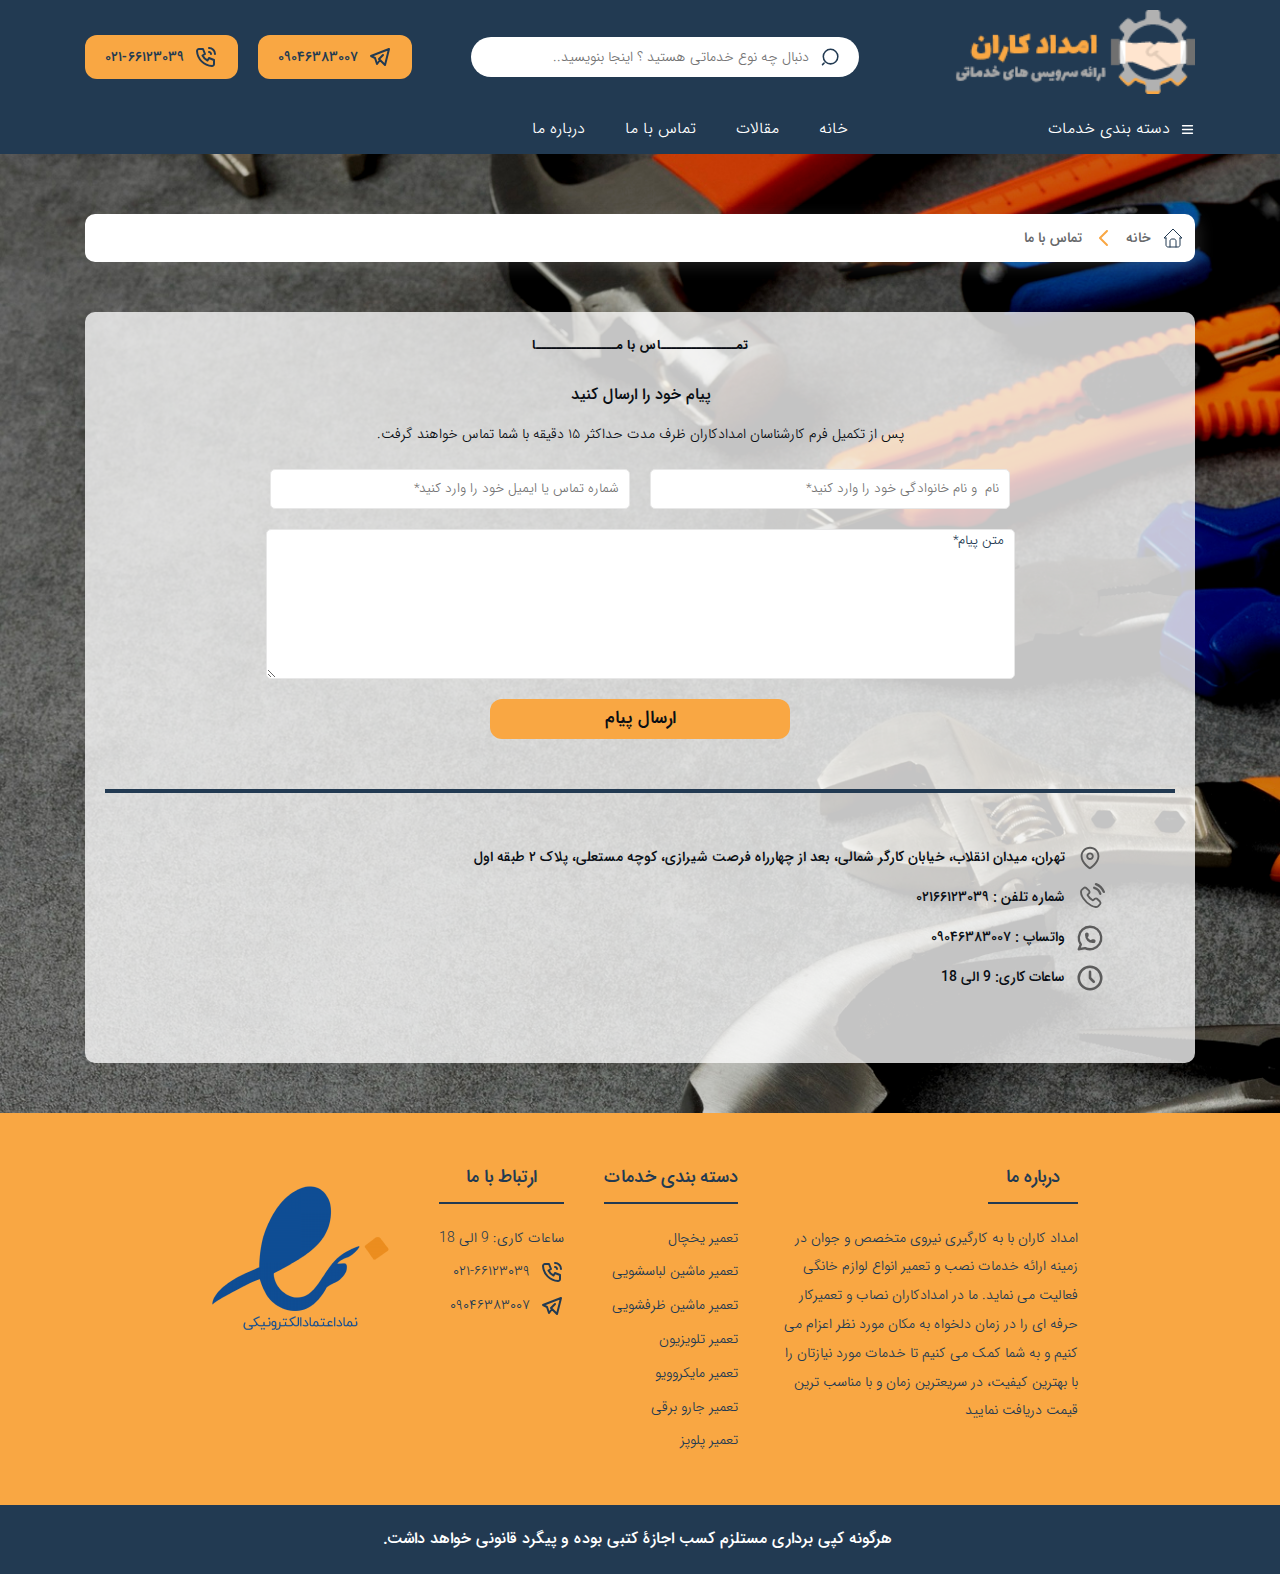
<file: page/contect-us.html>
<!DOCTYPE html>
<html lang="fa" dir="rtl">

<head>
    <meta charset="UTF-8">
    <meta name="viewport" content="width=device-width, initial-scale=1.0">
    <title>contact-us</title>
    <link rel="stylesheet" href="../style/font.css">
    <link rel="stylesheet" href="../style/grid.css">
    <link rel="stylesheet" href="../style/reset.css">
    <link rel="stylesheet" href="../style/app.css">
    <link rel="stylesheet" href="../style/contact-us.css">
    <link rel="stylesheet" href="../style/rispansive.css">
</head>

<body>
    <header class="header">
        <div class="container">
            <div class="header-werraper">
                <div class="header-top">
                    <div class="logo">
                        <img src="../images/headerzip/logo (3) 1.svg" alt="">
                    </div>
                    <div class="header-search">
                        <svg width="20" height="20" viewBox="0 0 24 24" fill="none" xmlns="http://www.w3.org/2000/svg">
                            <path
                                d="M3 11.5C3 16.7467 7.2533 21 12.5 21C17.7467 21 22 16.7467 22 11.5C22 6.25329 17.7467 2 12.5 2C7.2533 2 3 6.25329 3 11.5Z"
                                stroke="#223A52" stroke-width="2" stroke-linecap="round" stroke-linejoin="round" />
                            <path d="M2 22L4 20" stroke="#223A52" stroke-width="2" stroke-linecap="round"
                                stroke-linejoin="round" />
                        </svg>

                        <input class="header-search__input" type="text"
                            placeholder="دنبال چه نوع خدماتی هستید ؟ اینجا بنویسید..">
                    </div>
                    <div class="header-contact">
                        <button class="header-contact__btn btn">
                            ۰۹۰۴۶۳۸۳۰۰۷
                            <svg width="24" height="24" viewBox="0 0 24 24" fill="none"
                                xmlns="http://www.w3.org/2000/svg">
                                <g clip-path="url(#clip0_101_207)">
                                    <path d="M15 10L11 14L17 20L21 4L3 11L7 13L9 19L12 15" stroke="#223A52"
                                        stroke-width="2" stroke-linecap="round" stroke-linejoin="round" />
                                </g>
                                <defs>
                                    <clipPath id="clip0_101_207">
                                        <rect width="24" height="24" fill="white" />
                                    </clipPath>
                                </defs>
                            </svg>

                        </button>
                        <button class="header-contact__btn btn">
                            ۰۲۱-۶۶۱۲۳۰۳۹
                            <svg width="24" height="24" viewBox="0 0 24 24" fill="none"
                                xmlns="http://www.w3.org/2000/svg">
                                <g clip-path="url(#clip0_101_200)">
                                    <path
                                        d="M5 4H9L11 9L8.5 10.5C9.57096 12.6715 11.3285 14.429 13.5 15.5L15 13L20 15V19C20 19.5304 19.7893 20.0391 19.4142 20.4142C19.0391 20.7893 18.5304 21 18 21C14.0993 20.763 10.4202 19.1065 7.65683 16.3432C4.8935 13.5798 3.23705 9.90074 3 6C3 5.46957 3.21071 4.96086 3.58579 4.58579C3.96086 4.21071 4.46957 4 5 4Z"
                                        stroke="#223A52" stroke-width="2" stroke-linecap="round"
                                        stroke-linejoin="round" />
                                    <path
                                        d="M15 7C15.5304 7 16.0391 7.21071 16.4142 7.58579C16.7893 7.96086 17 8.46957 17 9"
                                        stroke="#223A52" stroke-width="2" stroke-linecap="round"
                                        stroke-linejoin="round" />
                                    <path
                                        d="M15 3C16.5913 3 18.1174 3.63214 19.2426 4.75736C20.3679 5.88258 21 7.4087 21 9"
                                        stroke="#223A52" stroke-width="2" stroke-linecap="round"
                                        stroke-linejoin="round" />
                                </g>
                                <defs>
                                    <clipPath id="clip0_101_200">
                                        <rect width="24" height="24" fill="white" />
                                    </clipPath>
                                </defs>
                            </svg>

                        </button>
                    </div>
                    <div class="toggel-menu">
                        <span class="toggel-menu__line"></span>
                    </div>
                </div>
                <div class="header-bottom">
                    <nav class="nav">
                        <ul class="categories-menu">
                            <li class="categories-menu__item">
                                <a class="categories-menu__link">
                                    <svg width="32" height="32" viewBox="0 0 32 32" fill="none"
                                        xmlns="http://www.w3.org/2000/svg">
                                        <g clip-path="url(#clip0_101_192)">
                                            <path d="M5.33331 8H26.6666" stroke="white" stroke-width="2.75"
                                                stroke-linecap="round" stroke-linejoin="round" />
                                            <path d="M5.33331 16H26.6666" stroke="white" stroke-width="2.75"
                                                stroke-linecap="round" stroke-linejoin="round" />
                                            <path d="M5.33331 24H26.6666" stroke="white" stroke-width="2.75"
                                                stroke-linecap="round" stroke-linejoin="round" />
                                        </g>
                                        <defs>
                                            <clipPath id="clip0_101_192">
                                                <rect width="32" height="32" fill="white" />
                                            </clipPath>
                                        </defs>
                                    </svg>

                                    دسته بندی خدمات

                                </a>
                                <div class="mega">
                                    <ul>
                                        <li>
                                            <a class="mega-link">
                                                تاسیسات
                                            </a>
                                            <div class="mega-submenu">
                                                <div class="mega-submenu-content">
                                                    <div class="mega-submenu-box">

                                                        <h5 class="mega-submenu-box__title">لوازم آشپزخانه</h5>
                                                        <ul class="mega-submenu-box__menu">
                                                            <li><a href="">تعمیر یخچال</a></li>
                                                            <li><a href="">تعمیر ماشین لباسشویی</a></li>
                                                            <li><a href="">تعمیر ماشین ظرفشویی</a></li>
                                                            <li><a href="">تعمیر ماکروویو</a></li>
                                                            <li><a href="">تعمیر آسیاب برقی</a></li>
                                                            <li><a href="">تعمیر خردکن برقی</a></li>
                                                            <li><a href="">تعمیر قهوه ساز</a></li>
                                                            <li><a href="">تعمیر چای ساز</a></li>
                                                            <li><a href="">تعمیر اسپرسو ساز</a></li>
                                                            <li><a href="">تعمیر آبمیوه گیری</a></li>
                                                            <li><a href="">تعمیر چرخ گوشت</a></li>
                                                            <li><a href="">تعمیر ساندویچ ساز</a></li>
                                                            <li><a href="">تعمیر بخارپز</a></li>
                                                            <li><a href="">تعمیر پلوپز</a></li>
                                                            <li><a href="">تعمیر کتری برقی</a></li>
                                                            <li><a href="">تعمیر زودپز برقی</a></li>
                                                            <li><a href="">تعمیر کیک پز</a></li>
                                                        </ul>
                                                    </div>
                                                    <div class="mega-submenu-box">

                                                        <h5 class="mega-submenu-box__title">لوازم برقی</h5>
                                                        <ul class="mega-submenu-box__menu">
                                                            <li><a href="">تعمیر اتو</a></li>
                                                            <li><a href="">تعمیر جارو برقی</a></li>
                                                            <li><a href="">تعمیر جارو شارژی</a></li>
                                                            <li><a href="">تعمیر بخارشوی</a></li>
                                                            <li><a href="">تعمیر سرامیک شو</a></li>
                                                            <li><a href="">تعمیر سشوار</a></li>
                                                            <li><a href="">تعمیر بخاری برقی</a></li>

                                                        </ul>
                                                    </div>
                                                    <div class="mega-submenu-box">

                                                        <h5 class="mega-submenu-box__title">لوازم صوتی تصویری</h5>
                                                        <ul class="mega-submenu-box__menu">
                                                            <li><a href="">تعمیر تلویزیون</a></li>
                                                            <li><a href="">تعمیر سینمای خانگی</a></li>
                                                            <li><a href="">تعمیر ماشین ظرفشویی</a></li>
                                                            <li><a href="">تعمیر ماکروویو</a></li>
                                                            <li><a href="">تعمیر آسیاب برقی</a></li>
                                                            <li><a href="">تعمیر خردکن برقی</a></li>
                                                            <li><a href="">تعمیر قهوه ساز</a></li>
                                                            <li><a href="">تعمیر چای ساز</a></li>

                                                        </ul>
                                                    </div>
                                                    <div class="mega-submenu-box">

                                                        <h5 class="mega-submenu-box__title">لوازم صوتی تصویری</h5>
                                                        <ul class="mega-submenu-box__menu">
                                                            <li><a href="">تعمیر تلویزیون</a></li>
                                                            <li><a href="">تعمیر سینمای خانگی</a></li>
                                                            <li><a href="">تعمیر ماشین ظرفشویی</a></li>
                                                            <li><a href="">تعمیر ماکروویو</a></li>
                                                            <li><a href="">تعمیر آسیاب برقی</a></li>
                                                            <li><a href="">تعمیر خردکن برقی</a></li>
                                                            <li><a href="">تعمیر قهوه ساز</a></li>
                                                            <li><a href="">تعمیر چای ساز</a></li>

                                                        </ul>
                                                    </div>




                                                </div>

                                            </div>

                                        </li>
                                        <li>
                                            <a class="mega-link">
                                                نصب و تعمیر لوازم خانه
                                            </a>
                                            <div class="mega-submenu">
                                                <div class="mega-submenu-content">
                                                    <div class="mega-submenu-box">

                                                        <h5 class="mega-submenu-box__title">لوازم تاسیسات</h5>
                                                        <ul class="mega-submenu-box__menu">
                                                            <li><a href="">تعمیر یخچال</a></li>
                                                            <li><a href="">تعمیر ماشین لباسشویی</a></li>
                                                            <li><a href="">تعمیر ماشین ظرفشویی</a></li>
                                                            <li><a href="">تعمیر ماکروویو</a></li>
                                                            <li><a href="">تعمیر آسیاب برقی</a></li>
                                                            <li><a href="">تعمیر خردکن برقی</a></li>
                                                            <li><a href="">تعمیر قهوه ساز</a></li>
                                                            <li><a href="">تعمیر چای ساز</a></li>
                                                            <li><a href="">تعمیر اسپرسو ساز</a></li>
                                                            <li><a href="">تعمیر آبمیوه گیری</a></li>
                                                            <li><a href="">تعمیر چرخ گوشت</a></li>
                                                            <li><a href="">تعمیر ساندویچ ساز</a></li>
                                                            <li><a href="">تعمیر بخارپز</a></li>
                                                            <li><a href="">تعمیر پلوپز</a></li>
                                                            <li><a href="">تعمیر کتری برقی</a></li>
                                                            <li><a href="">تعمیر زودپز برقی</a></li>
                                                            <li><a href="">تعمیر کیک پز</a></li>
                                                        </ul>
                                                    </div>
                                                    <div class="mega-submenu-box">

                                                        <h5 class="mega-submenu-box__title">لوازم برقی</h5>
                                                        <ul class="mega-submenu-box__menu">
                                                            <li><a href="">تعمیر اتو</a></li>
                                                            <li><a href="">تعمیر جارو برقی</a></li>
                                                            <li><a href="">تعمیر جارو شارژی</a></li>
                                                            <li><a href="">تعمیر بخارشوی</a></li>
                                                            <li><a href="">تعمیر سرامیک شو</a></li>
                                                            <li><a href="">تعمیر سشوار</a></li>
                                                            <li><a href="">تعمیر بخاری برقی</a></li>

                                                        </ul>
                                                    </div>
                                                    <div class="mega-submenu-box">

                                                        <h5 class="mega-submenu-box__title">لوازم صوتی تصویری</h5>
                                                        <ul class="mega-submenu-box__menu">
                                                            <li><a href="">تعمیر تلویزیون</a></li>
                                                            <li><a href="">تعمیر سینمای خانگی</a></li>
                                                            <li><a href="">تعمیر ماشین ظرفشویی</a></li>
                                                            <li><a href="">تعمیر ماکروویو</a></li>
                                                            <li><a href="">تعمیر آسیاب برقی</a></li>
                                                            <li><a href="">تعمیر خردکن برقی</a></li>
                                                            <li><a href="">تعمیر قهوه ساز</a></li>
                                                            <li><a href="">تعمیر چای ساز</a></li>

                                                        </ul>
                                                    </div>
                                                    <div class="mega-submenu-box">

                                                        <h5 class="mega-submenu-box__title">لوازم صوتی تصویری</h5>
                                                        <ul class="mega-submenu-box__menu">
                                                            <li><a href="">تعمیر تلویزیون</a></li>
                                                            <li><a href="">تعمیر سینمای خانگی</a></li>
                                                            <li><a href="">تعمیر ماشین ظرفشویی</a></li>
                                                            <li><a href="">تعمیر ماکروویو</a></li>
                                                            <li><a href="">تعمیر آسیاب برقی</a></li>
                                                            <li><a href="">تعمیر خردکن برقی</a></li>
                                                            <li><a href="">تعمیر قهوه ساز</a></li>
                                                            <li><a href="">تعمیر چای ساز</a></li>

                                                        </ul>
                                                    </div>




                                                </div>

                                            </div>
                                        </li>
                                        <li>
                                            <a class="mega-link">
                                                برق و الکترونیک
                                            </a>
                                            <div class="mega-submenu">
                                                <div class="mega-submenu-content">
                                                    <div class="mega-submenu-box">

                                                        <h5 class="mega-submenu-box__title">لوازم آشپزخانه</h5>
                                                        <ul class="mega-submenu-box__menu">
                                                            <li><a href="">تعمیر یخچال</a></li>
                                                            <li><a href="">تعمیر ماشین لباسشویی</a></li>
                                                            <li><a href="">تعمیر ماشین ظرفشویی</a></li>
                                                            <li><a href="">تعمیر ماکروویو</a></li>
                                                            <li><a href="">تعمیر آسیاب برقی</a></li>
                                                            <li><a href="">تعمیر خردکن برقی</a></li>
                                                            <li><a href="">تعمیر قهوه ساز</a></li>
                                                            <li><a href="">تعمیر چای ساز</a></li>
                                                            <li><a href="">تعمیر اسپرسو ساز</a></li>
                                                            <li><a href="">تعمیر آبمیوه گیری</a></li>
                                                            <li><a href="">تعمیر چرخ گوشت</a></li>
                                                            <li><a href="">تعمیر ساندویچ ساز</a></li>
                                                            <li><a href="">تعمیر بخارپز</a></li>
                                                            <li><a href="">تعمیر پلوپز</a></li>
                                                            <li><a href="">تعمیر کتری برقی</a></li>
                                                            <li><a href="">تعمیر زودپز برقی</a></li>
                                                            <li><a href="">تعمیر کیک پز</a></li>
                                                        </ul>
                                                    </div>
                                                    <div class="mega-submenu-box">

                                                        <h5 class="mega-submenu-box__title">لوازم برقی</h5>
                                                        <ul class="mega-submenu-box__menu">
                                                            <li><a href="">تعمیر اتو</a></li>
                                                            <li><a href="">تعمیر جارو برقی</a></li>
                                                            <li><a href="">تعمیر جارو شارژی</a></li>
                                                            <li><a href="">تعمیر بخارشوی</a></li>
                                                            <li><a href="">تعمیر سرامیک شو</a></li>
                                                            <li><a href="">تعمیر سشوار</a></li>
                                                            <li><a href="">تعمیر بخاری برقی</a></li>

                                                        </ul>
                                                    </div>
                                                    <div class="mega-submenu-box">

                                                        <h5 class="mega-submenu-box__title">لوازم صوتی تصویری</h5>
                                                        <ul class="mega-submenu-box__menu">
                                                            <li><a href="">تعمیر تلویزیون</a></li>
                                                            <li><a href="">تعمیر سینمای خانگی</a></li>
                                                            <li><a href="">تعمیر ماشین ظرفشویی</a></li>
                                                            <li><a href="">تعمیر ماکروویو</a></li>
                                                            <li><a href="">تعمیر آسیاب برقی</a></li>
                                                            <li><a href="">تعمیر خردکن برقی</a></li>
                                                            <li><a href="">تعمیر قهوه ساز</a></li>
                                                            <li><a href="">تعمیر چای ساز</a></li>

                                                        </ul>
                                                    </div>
                                                    <div class="mega-submenu-box">

                                                        <h5 class="mega-submenu-box__title">لوازم صوتی تصویری</h5>
                                                        <ul class="mega-submenu-box__menu">
                                                            <li><a href="">تعمیر تلویزیون</a></li>
                                                            <li><a href="">تعمیر سینمای خانگی</a></li>
                                                            <li><a href="">تعمیر ماشین ظرفشویی</a></li>
                                                            <li><a href="">تعمیر ماکروویو</a></li>
                                                            <li><a href="">تعمیر آسیاب برقی</a></li>
                                                            <li><a href="">تعمیر خردکن برقی</a></li>
                                                            <li><a href="">تعمیر قهوه ساز</a></li>
                                                            <li><a href="">تعمیر چای ساز</a></li>

                                                        </ul>
                                                    </div>




                                                </div>

                                            </div>
                                        </li>
                                        <li>
                                            <a class="mega-link">
                                                تعمیرات برد
                                            </a>
                                            <div class="mega-submenu">
                                                <div class="mega-submenu-content">
                                                    <div class="mega-submenu-box">

                                                        <h5 class="mega-submenu-box__title">لوازم آشپزخانه</h5>
                                                        <ul class="mega-submenu-box__menu">
                                                            <li><a href="">تعمیر یخچال</a></li>
                                                            <li><a href="">تعمیر ماشین لباسشویی</a></li>
                                                            <li><a href="">تعمیر ماشین ظرفشویی</a></li>
                                                            <li><a href="">تعمیر ماکروویو</a></li>
                                                            <li><a href="">تعمیر آسیاب برقی</a></li>
                                                            <li><a href="">تعمیر خردکن برقی</a></li>
                                                            <li><a href="">تعمیر قهوه ساز</a></li>
                                                            <li><a href="">تعمیر چای ساز</a></li>
                                                            <li><a href="">تعمیر اسپرسو ساز</a></li>
                                                            <li><a href="">تعمیر آبمیوه گیری</a></li>
                                                            <li><a href="">تعمیر چرخ گوشت</a></li>
                                                            <li><a href="">تعمیر ساندویچ ساز</a></li>
                                                            <li><a href="">تعمیر بخارپز</a></li>
                                                            <li><a href="">تعمیر پلوپز</a></li>
                                                            <li><a href="">تعمیر کتری برقی</a></li>
                                                            <li><a href="">تعمیر زودپز برقی</a></li>
                                                            <li><a href="">تعمیر کیک پز</a></li>
                                                        </ul>
                                                    </div>
                                                    <div class="mega-submenu-box">

                                                        <h5 class="mega-submenu-box__title">لوازم برقی</h5>
                                                        <ul class="mega-submenu-box__menu">
                                                            <li><a href="">تعمیر اتو</a></li>
                                                            <li><a href="">تعمیر جارو برقی</a></li>
                                                            <li><a href="">تعمیر جارو شارژی</a></li>
                                                            <li><a href="">تعمیر بخارشوی</a></li>
                                                            <li><a href="">تعمیر سرامیک شو</a></li>
                                                            <li><a href="">تعمیر سشوار</a></li>
                                                            <li><a href="">تعمیر بخاری برقی</a></li>

                                                        </ul>
                                                    </div>
                                                    <div class="mega-submenu-box">

                                                        <h5 class="mega-submenu-box__title">لوازم صوتی تصویری</h5>
                                                        <ul class="mega-submenu-box__menu">
                                                            <li><a href="">تعمیر تلویزیون</a></li>
                                                            <li><a href="">تعمیر سینمای خانگی</a></li>
                                                            <li><a href="">تعمیر ماشین ظرفشویی</a></li>
                                                            <li><a href="">تعمیر ماکروویو</a></li>
                                                            <li><a href="">تعمیر آسیاب برقی</a></li>
                                                            <li><a href="">تعمیر خردکن برقی</a></li>
                                                            <li><a href="">تعمیر قهوه ساز</a></li>
                                                            <li><a href="">تعمیر چای ساز</a></li>

                                                        </ul>
                                                    </div>
                                                    <div class="mega-submenu-box">

                                                        <h5 class="mega-submenu-box__title">لوازم صوتی تصویری</h5>
                                                        <ul class="mega-submenu-box__menu">
                                                            <li><a href="">تعمیر تلویزیون</a></li>
                                                            <li><a href="">تعمیر سینمای خانگی</a></li>
                                                            <li><a href="">تعمیر ماشین ظرفشویی</a></li>
                                                            <li><a href="">تعمیر ماکروویو</a></li>
                                                            <li><a href="">تعمیر آسیاب برقی</a></li>
                                                            <li><a href="">تعمیر خردکن برقی</a></li>
                                                            <li><a href="">تعمیر قهوه ساز</a></li>
                                                            <li><a href="">تعمیر چای ساز</a></li>

                                                        </ul>
                                                    </div>
                                                </div>

                                            </div>
                                        </li>
                                        <li>
                                            <a class="mega-link">
                                                تعمیرات موبایل
                                            </a>
                                            <div class="mega-submenu">
                                                <div class="mega-submenu-content">
                                                    <div class="mega-submenu-box">

                                                        <h5 class="mega-submenu-box__title">لوازم </h5>
                                                        <ul class="mega-submenu-box__menu">
                                                            <li><a href="">تعمیر یخچال</a></li>
                                                            <li><a href="">تعمیر ماشین لباسشویی</a></li>
                                                            <li><a href="">تعمیر ماشین ظرفشویی</a></li>
                                                            <li><a href="">تعمیر ماکروویو</a></li>
                                                            <li><a href="">تعمیر آسیاب برقی</a></li>
                                                            <li><a href="">تعمیر خردکن برقی</a></li>
                                                            <li><a href="">تعمیر قهوه ساز</a></li>
                                                            <li><a href="">تعمیر چای ساز</a></li>
                                                            <li><a href="">تعمیر اسپرسو ساز</a></li>
                                                            <li><a href="">تعمیر آبمیوه گیری</a></li>
                                                            <li><a href="">تعمیر چرخ گوشت</a></li>
                                                            <li><a href="">تعمیر ساندویچ ساز</a></li>
                                                            <li><a href="">تعمیر بخارپز</a></li>
                                                            <li><a href="">تعمیر پلوپز</a></li>
                                                            <li><a href="">تعمیر کتری برقی</a></li>
                                                            <li><a href="">تعمیر زودپز برقی</a></li>
                                                            <li><a href="">تعمیر کیک پز</a></li>
                                                        </ul>
                                                    </div>
                                                    <div class="mega-submenu-box">

                                                        <h5 class="mega-submenu-box__title">لوازم برقی</h5>
                                                        <ul class="mega-submenu-box__menu">
                                                            <li><a href="">تعمیر اتو</a></li>
                                                            <li><a href="">تعمیر جارو برقی</a></li>
                                                            <li><a href="">تعمیر جارو شارژی</a></li>
                                                            <li><a href="">تعمیر بخارشوی</a></li>
                                                            <li><a href="">تعمیر سرامیک شو</a></li>
                                                            <li><a href="">تعمیر سشوار</a></li>
                                                            <li><a href="">تعمیر بخاری برقی</a></li>

                                                        </ul>
                                                    </div>
                                                    <div class="mega-submenu-box">

                                                        <h5 class="mega-submenu-box__title">لوازم صوتی تصویری</h5>
                                                        <ul class="mega-submenu-box__menu">
                                                            <li><a href="">تعمیر تلویزیون</a></li>
                                                            <li><a href="">تعمیر سینمای خانگی</a></li>
                                                            <li><a href="">تعمیر ماشین ظرفشویی</a></li>
                                                            <li><a href="">تعمیر ماکروویو</a></li>
                                                            <li><a href="">تعمیر آسیاب برقی</a></li>
                                                            <li><a href="">تعمیر خردکن برقی</a></li>
                                                            <li><a href="">تعمیر قهوه ساز</a></li>
                                                            <li><a href="">تعمیر چای ساز</a></li>

                                                        </ul>
                                                    </div>
                                                    <div class="mega-submenu-box">

                                                        <h5 class="mega-submenu-box__title">لوازم صوتی تصویری</h5>
                                                        <ul class="mega-submenu-box__menu">
                                                            <li><a href="">تعمیر تلویزیون</a></li>
                                                            <li><a href="">تعمیر سینمای خانگی</a></li>
                                                            <li><a href="">تعمیر ماشین ظرفشویی</a></li>
                                                            <li><a href="">تعمیر ماکروویو</a></li>
                                                            <li><a href="">تعمیر آسیاب برقی</a></li>
                                                            <li><a href="">تعمیر خردکن برقی</a></li>
                                                            <li><a href="">تعمیر قهوه ساز</a></li>
                                                            <li><a href="">تعمیر چای ساز</a></li>

                                                        </ul>
                                                    </div>




                                                </div>

                                            </div>
                                        </li>
                                    </ul>
                                </div>
                            </li>
                        </ul>
                        <ul class="menu">
                            <li class="menu__item">
                                <a class="menu-item__link " href="">خانه</a>
                            </li>
                            <li class="menu__item">
                                <a class="menu-item__link" href="">مقالات</a>
                            </li>
                            <li class="menu__item">
                                <a class="menu-item__link " href="">تماس با ما</a>
                            </li>
                            <li class="menu__item">
                                <a class="menu-item__link " href="">درباره ما</a>
                            </li>

                        </ul>
                    </nav>
                </div>
                <nav class="nav-mobail">
                    <aside>
                        <div class="logo-mobail">
                            <img src="../images/headerzip/logo (3) 1.svg" alt="">
                        </div>
                        <div class="search-mobail">
                            <svg width="20" height="20" viewBox="0 0 24 24" fill="none"
                                xmlns="http://www.w3.org/2000/svg">
                                <path
                                    d="M3 11.5C3 16.7467 7.2533 21 12.5 21C17.7467 21 22 16.7467 22 11.5C22 6.25329 17.7467 2 12.5 2C7.2533 2 3 6.25329 3 11.5Z"
                                    stroke="#223A52" stroke-width="2" stroke-linecap="round" stroke-linejoin="round" />
                                <path d="M2 22L4 20" stroke="#223A52" stroke-width="2" stroke-linecap="round"
                                    stroke-linejoin="round" />
                            </svg>

                            <input class="-search-mobail__input" type="text"
                                placeholder="دنبال چه نوع خدماتی هستید ؟ اینجا بنویسید..">
                        </div>
                        <ul class="menu-mobail">
                            <li class="menu-item">
                                <a href="">
                                    خانه
                                </a>
                            </li>
                            <li class="menu-item">
                                <a href="">
                                    مقالات 
                                </a>
                            </li>
                            <li class="menu-item " id="cours">
                                <a class="dropdown">
                                    دسته بندی خدمات
                                    <svg class="dropdown-icon" xmlns="http://www.w3.org/2000/svg" fill="none"
                                        viewBox="0 0 24 24" stroke-width="4" stroke="currentColor">
                                        <path stroke-linecap="round" stroke-linejoin="round"
                                            d="m19.5 8.25-7.5 7.5-7.5-7.5" />
                                    </svg>
                                </a>
                                <ul>
                                    <li class="menu-item__sub">
                                        <a>تاسیسات
                                            <svg xmlns="http://www.w3.org/2000/svg" fill="none" viewBox="0 0 24 24"
                                                stroke-width="4" stroke="currentColor">
                                                <path stroke-linecap="round" stroke-linejoin="round"
                                                    d="m19.5 8.25-7.5 7.5-7.5-7.5" />
                                            </svg>
                                        </a>
                                        <ul>
                                            <li class="sub-sub">
                                                <a>تعمیرات لوازم خانگی و رفاهی
                                                    <svg xmlns="http://www.w3.org/2000/svg" fill="none"
                                                        viewBox="0 0 24 24" stroke-width="4" stroke="currentColor">
                                                        <path stroke-linecap="round" stroke-linejoin="round"
                                                            d="m19.5 8.25-7.5 7.5-7.5-7.5" />
                                                    </svg>
                                                </a>
                                                <ul>
                                                    <li>
                                                        <a href="">آموزش تعمیرات موبایل

                                                        </a>
                                                    </li>
                                                    <li>
                                                        <a href="">آموزش تعمیرات نرم افزار موبایل</a>
                                                    </li>
                                                    <li>
                                                        <a href="">آموزش تعمیرات تبلت</a>
                                                    </li>
                                                    <li>
                                                        <a href="">آموزش تعمیرات لبتاب</a>
                                                    </li>
                                                    <li>
                                                        <a href="">آموزش پروگرام هارد</a>
                                                    </li>


                                                </ul>
                                            </li>
                                            <li class="sub-sub">
                                                <a>تعمیرات لوازم خانگی و رفاهی
                                                    <svg xmlns="http://www.w3.org/2000/svg" fill="none"
                                                        viewBox="0 0 24 24" stroke-width="4" stroke="currentColor">
                                                        <path stroke-linecap="round" stroke-linejoin="round"
                                                            d="m19.5 8.25-7.5 7.5-7.5-7.5" />
                                                    </svg>
                                                </a>
                                                <ul>
                                                    <li>
                                                        <a href="">آموزش تعمیرات موبایل

                                                        </a>
                                                    </li>
                                                    <li>
                                                        <a href="">آموزش تعمیرات نرم افزار موبایل</a>
                                                    </li>
                                                    <li>
                                                        <a href="">آموزش تعمیرات تبلت</a>
                                                    </li>
                                                    <li>
                                                        <a href="">آموزش تعمیرات لبتاب</a>
                                                    </li>
                                                    <li>
                                                        <a href="">آموزش پروگرام هارد</a>
                                                    </li>


                                                </ul>
                                            </li>
                                            <li class="sub-sub">
                                                <a>تعمیرات لوازم خانگی و رفاهی
                                                    <svg xmlns="http://www.w3.org/2000/svg" fill="none"
                                                        viewBox="0 0 24 24" stroke-width="4" stroke="currentColor">
                                                        <path stroke-linecap="round" stroke-linejoin="round"
                                                            d="m19.5 8.25-7.5 7.5-7.5-7.5" />
                                                    </svg>
                                                </a>
                                                <ul>
                                                    <li>
                                                        <a href="">آموزش تعمیرات موبایل

                                                        </a>
                                                    </li>
                                                    <li>
                                                        <a href="">آموزش تعمیرات نرم افزار موبایل</a>
                                                    </li>
                                                    <li>
                                                        <a href="">آموزش تعمیرات تبلت</a>
                                                    </li>
                                                    <li>
                                                        <a href="">آموزش تعمیرات لبتاب</a>
                                                    </li>
                                                    <li>
                                                        <a href="">آموزش پروگرام هارد</a>
                                                    </li>


                                                </ul>
                                            </li>
                                            <li class="sub-sub">
                                                <a>تعمیرات لوازم خانگی و رفاهی
                                                    <svg xmlns="http://www.w3.org/2000/svg" fill="none"
                                                        viewBox="0 0 24 24" stroke-width="4" stroke="currentColor">
                                                        <path stroke-linecap="round" stroke-linejoin="round"
                                                            d="m19.5 8.25-7.5 7.5-7.5-7.5" />
                                                    </svg>
                                                </a>
                                                <ul>
                                                    <li>
                                                        <a href="">آموزش تعمیرات موبایل

                                                        </a>
                                                    </li>
                                                    <li>
                                                        <a href="">آموزش تعمیرات نرم افزار موبایل</a>
                                                    </li>
                                                    <li>
                                                        <a href="">آموزش تعمیرات تبلت</a>
                                                    </li>
                                                    <li>
                                                        <a href="">آموزش تعمیرات لبتاب</a>
                                                    </li>
                                                    <li>
                                                        <a href="">آموزش پروگرام هارد</a>
                                                    </li>


                                                </ul>
                                            </li>
                                            <li class="sub-sub">
                                                <a>تعمیرات لوازم خانگی و رفاهی
                                                    <svg xmlns="http://www.w3.org/2000/svg" fill="none"
                                                        viewBox="0 0 24 24" stroke-width="4" stroke="currentColor">
                                                        <path stroke-linecap="round" stroke-linejoin="round"
                                                            d="m19.5 8.25-7.5 7.5-7.5-7.5" />
                                                    </svg>
                                                </a>
                                                <ul>
                                                    <li>
                                                        <a href="">آموزش تعمیرات موبایل

                                                        </a>
                                                    </li>
                                                    <li>
                                                        <a href="">آموزش تعمیرات نرم افزار موبایل</a>
                                                    </li>
                                                    <li>
                                                        <a href="">آموزش تعمیرات تبلت</a>
                                                    </li>
                                                    <li>
                                                        <a href="">آموزش تعمیرات لبتاب</a>
                                                    </li>
                                                    <li>
                                                        <a href="">آموزش پروگرام هارد</a>
                                                    </li>


                                                </ul>
                                            </li>


                                        </ul>
                                    </li>
                                    <li class="menu-item__sub">
                                        <a>نصب و تعمیر لوازم خانه
                                            <svg xmlns="http://www.w3.org/2000/svg" fill="none" viewBox="0 0 24 24"
                                                stroke-width="4" stroke="currentColor">
                                                <path stroke-linecap="round" stroke-linejoin="round"
                                                    d="m19.5 8.25-7.5 7.5-7.5-7.5" />
                                            </svg>
                                        </a>
                                        <ul>
                                            <li class="sub-sub">
                                                <a>تعمیرات لوازم خانگی و رفاهی
                                                    <svg xmlns="http://www.w3.org/2000/svg" fill="none"
                                                        viewBox="0 0 24 24" stroke-width="4" stroke="currentColor">
                                                        <path stroke-linecap="round" stroke-linejoin="round"
                                                            d="m19.5 8.25-7.5 7.5-7.5-7.5" />
                                                    </svg>
                                                </a>
                                                <ul>
                                                    <li>
                                                        <a href="">آموزش تعمیرات موبایل

                                                        </a>
                                                    </li>
                                                    <li>
                                                        <a href="">آموزش تعمیرات نرم افزار موبایل</a>
                                                    </li>
                                                    <li>
                                                        <a href="">آموزش تعمیرات تبلت</a>
                                                    </li>
                                                    <li>
                                                        <a href="">آموزش تعمیرات لبتاب</a>
                                                    </li>
                                                    <li>
                                                        <a href="">آموزش پروگرام هارد</a>
                                                    </li>


                                                </ul>
                                            </li>
                                            <li class="sub-sub">
                                                <a>تعمیرات لوازم خانگی و رفاهی
                                                    <svg xmlns="http://www.w3.org/2000/svg" fill="none"
                                                        viewBox="0 0 24 24" stroke-width="4" stroke="currentColor">
                                                        <path stroke-linecap="round" stroke-linejoin="round"
                                                            d="m19.5 8.25-7.5 7.5-7.5-7.5" />
                                                    </svg>
                                                </a>
                                                <ul>
                                                    <li>
                                                        <a href="">آموزش تعمیرات موبایل

                                                        </a>
                                                    </li>
                                                    <li>
                                                        <a href="">آموزش تعمیرات نرم افزار موبایل</a>
                                                    </li>
                                                    <li>
                                                        <a href="">آموزش تعمیرات تبلت</a>
                                                    </li>
                                                    <li>
                                                        <a href="">آموزش تعمیرات لبتاب</a>
                                                    </li>
                                                    <li>
                                                        <a href="">آموزش پروگرام هارد</a>
                                                    </li>


                                                </ul>
                                            </li>
                                            <li class="sub-sub">
                                                <a>تعمیرات لوازم خانگی و رفاهی
                                                    <svg xmlns="http://www.w3.org/2000/svg" fill="none"
                                                        viewBox="0 0 24 24" stroke-width="4" stroke="currentColor">
                                                        <path stroke-linecap="round" stroke-linejoin="round"
                                                            d="m19.5 8.25-7.5 7.5-7.5-7.5" />
                                                    </svg>
                                                </a>
                                                <ul>
                                                    <li>
                                                        <a href="">آموزش تعمیرات موبایل

                                                        </a>
                                                    </li>
                                                    <li>
                                                        <a href="">آموزش تعمیرات نرم افزار موبایل</a>
                                                    </li>
                                                    <li>
                                                        <a href="">آموزش تعمیرات تبلت</a>
                                                    </li>
                                                    <li>
                                                        <a href="">آموزش تعمیرات لبتاب</a>
                                                    </li>
                                                    <li>
                                                        <a href="">آموزش پروگرام هارد</a>
                                                    </li>


                                                </ul>
                                            </li>
                                            <li class="sub-sub">
                                                <a>تعمیرات لوازم خانگی و رفاهی
                                                    <svg xmlns="http://www.w3.org/2000/svg" fill="none"
                                                        viewBox="0 0 24 24" stroke-width="4" stroke="currentColor">
                                                        <path stroke-linecap="round" stroke-linejoin="round"
                                                            d="m19.5 8.25-7.5 7.5-7.5-7.5" />
                                                    </svg>
                                                </a>
                                                <ul>
                                                    <li>
                                                        <a href="">آموزش تعمیرات موبایل

                                                        </a>
                                                    </li>
                                                    <li>
                                                        <a href="">آموزش تعمیرات نرم افزار موبایل</a>
                                                    </li>
                                                    <li>
                                                        <a href="">آموزش تعمیرات تبلت</a>
                                                    </li>
                                                    <li>
                                                        <a href="">آموزش تعمیرات لبتاب</a>
                                                    </li>
                                                    <li>
                                                        <a href="">آموزش پروگرام هارد</a>
                                                    </li>


                                                </ul>
                                            </li>
                                            <li class="sub-sub">
                                                <a>تعمیرات لوازم خانگی و رفاهی
                                                    <svg xmlns="http://www.w3.org/2000/svg" fill="none"
                                                        viewBox="0 0 24 24" stroke-width="4" stroke="currentColor">
                                                        <path stroke-linecap="round" stroke-linejoin="round"
                                                            d="m19.5 8.25-7.5 7.5-7.5-7.5" />
                                                    </svg>
                                                </a>
                                                <ul>
                                                    <li>
                                                        <a href="">آموزش تعمیرات موبایل

                                                        </a>
                                                    </li>
                                                    <li>
                                                        <a href="">آموزش تعمیرات نرم افزار موبایل</a>
                                                    </li>
                                                    <li>
                                                        <a href="">آموزش تعمیرات تبلت</a>
                                                    </li>
                                                    <li>
                                                        <a href="">آموزش تعمیرات لبتاب</a>
                                                    </li>
                                                    <li>
                                                        <a href="">آموزش پروگرام هارد</a>
                                                    </li>


                                                </ul>
                                            </li>


                                        </ul>
                                    </li>
                                    <li class="menu-item__sub">
                                        <a>برق و الکترونیک
                                            <svg xmlns="http://www.w3.org/2000/svg" fill="none" viewBox="0 0 24 24"
                                                stroke-width="4" stroke="currentColor">
                                                <path stroke-linecap="round" stroke-linejoin="round"
                                                    d="m19.5 8.25-7.5 7.5-7.5-7.5" />
                                            </svg>
                                        </a>
                                        <ul>
                                            <li class="sub-sub">
                                                <a>تعمیرات لوازم خانگی و رفاهی
                                                    <svg xmlns="http://www.w3.org/2000/svg" fill="none"
                                                        viewBox="0 0 24 24" stroke-width="4" stroke="currentColor">
                                                        <path stroke-linecap="round" stroke-linejoin="round"
                                                            d="m19.5 8.25-7.5 7.5-7.5-7.5" />
                                                    </svg>
                                                </a>
                                                <ul>
                                                    <li>
                                                        <a href="">آموزش تعمیرات موبایل

                                                        </a>
                                                    </li>
                                                    <li>
                                                        <a href="">آموزش تعمیرات نرم افزار موبایل</a>
                                                    </li>
                                                    <li>
                                                        <a href="">آموزش تعمیرات تبلت</a>
                                                    </li>
                                                    <li>
                                                        <a href="">آموزش تعمیرات لبتاب</a>
                                                    </li>
                                                    <li>
                                                        <a href="">آموزش پروگرام هارد</a>
                                                    </li>


                                                </ul>
                                            </li>
                                            <li class="sub-sub">
                                                <a>تعمیرات لوازم خانگی و رفاهی
                                                    <svg xmlns="http://www.w3.org/2000/svg" fill="none"
                                                        viewBox="0 0 24 24" stroke-width="4" stroke="currentColor">
                                                        <path stroke-linecap="round" stroke-linejoin="round"
                                                            d="m19.5 8.25-7.5 7.5-7.5-7.5" />
                                                    </svg>
                                                </a>
                                                <ul>
                                                    <li>
                                                        <a href="">آموزش تعمیرات موبایل

                                                        </a>
                                                    </li>
                                                    <li>
                                                        <a href="">آموزش تعمیرات نرم افزار موبایل</a>
                                                    </li>
                                                    <li>
                                                        <a href="">آموزش تعمیرات تبلت</a>
                                                    </li>
                                                    <li>
                                                        <a href="">آموزش تعمیرات لبتاب</a>
                                                    </li>
                                                    <li>
                                                        <a href="">آموزش پروگرام هارد</a>
                                                    </li>


                                                </ul>
                                            </li>
                                            <li class="sub-sub">
                                                <a>تعمیرات لوازم خانگی و رفاهی
                                                    <svg xmlns="http://www.w3.org/2000/svg" fill="none"
                                                        viewBox="0 0 24 24" stroke-width="4" stroke="currentColor">
                                                        <path stroke-linecap="round" stroke-linejoin="round"
                                                            d="m19.5 8.25-7.5 7.5-7.5-7.5" />
                                                    </svg>
                                                </a>
                                                <ul>
                                                    <li>
                                                        <a href="">آموزش تعمیرات موبایل

                                                        </a>
                                                    </li>
                                                    <li>
                                                        <a href="">آموزش تعمیرات نرم افزار موبایل</a>
                                                    </li>
                                                    <li>
                                                        <a href="">آموزش تعمیرات تبلت</a>
                                                    </li>
                                                    <li>
                                                        <a href="">آموزش تعمیرات لبتاب</a>
                                                    </li>
                                                    <li>
                                                        <a href="">آموزش پروگرام هارد</a>
                                                    </li>


                                                </ul>
                                            </li>
                                            <li class="sub-sub">
                                                <a>تعمیرات لوازم خانگی و رفاهی
                                                    <svg xmlns="http://www.w3.org/2000/svg" fill="none"
                                                        viewBox="0 0 24 24" stroke-width="4" stroke="currentColor">
                                                        <path stroke-linecap="round" stroke-linejoin="round"
                                                            d="m19.5 8.25-7.5 7.5-7.5-7.5" />
                                                    </svg>
                                                </a>
                                                <ul>
                                                    <li>
                                                        <a href="">آموزش تعمیرات موبایل

                                                        </a>
                                                    </li>
                                                    <li>
                                                        <a href="">آموزش تعمیرات نرم افزار موبایل</a>
                                                    </li>
                                                    <li>
                                                        <a href="">آموزش تعمیرات تبلت</a>
                                                    </li>
                                                    <li>
                                                        <a href="">آموزش تعمیرات لبتاب</a>
                                                    </li>
                                                    <li>
                                                        <a href="">آموزش پروگرام هارد</a>
                                                    </li>


                                                </ul>
                                            </li>
                                            <li class="sub-sub">
                                                <a>تعمیرات لوازم خانگی و رفاهی
                                                    <svg xmlns="http://www.w3.org/2000/svg" fill="none"
                                                        viewBox="0 0 24 24" stroke-width="4" stroke="currentColor">
                                                        <path stroke-linecap="round" stroke-linejoin="round"
                                                            d="m19.5 8.25-7.5 7.5-7.5-7.5" />
                                                    </svg>
                                                </a>
                                                <ul>
                                                    <li>
                                                        <a href="">آموزش تعمیرات موبایل

                                                        </a>
                                                    </li>
                                                    <li>
                                                        <a href="">آموزش تعمیرات نرم افزار موبایل</a>
                                                    </li>
                                                    <li>
                                                        <a href="">آموزش تعمیرات تبلت</a>
                                                    </li>
                                                    <li>
                                                        <a href="">آموزش تعمیرات لبتاب</a>
                                                    </li>
                                                    <li>
                                                        <a href="">آموزش پروگرام هارد</a>
                                                    </li>


                                                </ul>
                                            </li>


                                        </ul>
                                    </li>
                                    <li class="menu-item__sub">
                                        <a>تعمیرات برد
                                            <svg xmlns="http://www.w3.org/2000/svg" fill="none" viewBox="0 0 24 24"
                                                stroke-width="4" stroke="currentColor">
                                                <path stroke-linecap="round" stroke-linejoin="round"
                                                    d="m19.5 8.25-7.5 7.5-7.5-7.5" />
                                            </svg>
                                        </a>
                                        <ul>
                                            <li class="sub-sub">
                                                <a>تعمیرات لوازم خانگی و رفاهی
                                                    <svg xmlns="http://www.w3.org/2000/svg" fill="none"
                                                        viewBox="0 0 24 24" stroke-width="4" stroke="currentColor">
                                                        <path stroke-linecap="round" stroke-linejoin="round"
                                                            d="m19.5 8.25-7.5 7.5-7.5-7.5" />
                                                    </svg>
                                                </a>
                                                <ul>
                                                    <li>
                                                        <a href="">آموزش تعمیرات موبایل

                                                        </a>
                                                    </li>
                                                    <li>
                                                        <a href="">آموزش تعمیرات نرم افزار موبایل</a>
                                                    </li>
                                                    <li>
                                                        <a href="">آموزش تعمیرات تبلت</a>
                                                    </li>
                                                    <li>
                                                        <a href="">آموزش تعمیرات لبتاب</a>
                                                    </li>
                                                    <li>
                                                        <a href="">آموزش پروگرام هارد</a>
                                                    </li>


                                                </ul>
                                            </li>
                                            <li class="sub-sub">
                                                <a>تعمیرات لوازم خانگی و رفاهی
                                                    <svg xmlns="http://www.w3.org/2000/svg" fill="none"
                                                        viewBox="0 0 24 24" stroke-width="4" stroke="currentColor">
                                                        <path stroke-linecap="round" stroke-linejoin="round"
                                                            d="m19.5 8.25-7.5 7.5-7.5-7.5" />
                                                    </svg>
                                                </a>
                                                <ul>
                                                    <li>
                                                        <a href="">آموزش تعمیرات موبایل

                                                        </a>
                                                    </li>
                                                    <li>
                                                        <a href="">آموزش تعمیرات نرم افزار موبایل</a>
                                                    </li>
                                                    <li>
                                                        <a href="">آموزش تعمیرات تبلت</a>
                                                    </li>
                                                    <li>
                                                        <a href="">آموزش تعمیرات لبتاب</a>
                                                    </li>
                                                    <li>
                                                        <a href="">آموزش پروگرام هارد</a>
                                                    </li>


                                                </ul>
                                            </li>
                                            <li class="sub-sub">
                                                <a>تعمیرات لوازم خانگی و رفاهی
                                                    <svg xmlns="http://www.w3.org/2000/svg" fill="none"
                                                        viewBox="0 0 24 24" stroke-width="4" stroke="currentColor">
                                                        <path stroke-linecap="round" stroke-linejoin="round"
                                                            d="m19.5 8.25-7.5 7.5-7.5-7.5" />
                                                    </svg>
                                                </a>
                                                <ul>
                                                    <li>
                                                        <a href="">آموزش تعمیرات موبایل

                                                        </a>
                                                    </li>
                                                    <li>
                                                        <a href="">آموزش تعمیرات نرم افزار موبایل</a>
                                                    </li>
                                                    <li>
                                                        <a href="">آموزش تعمیرات تبلت</a>
                                                    </li>
                                                    <li>
                                                        <a href="">آموزش تعمیرات لبتاب</a>
                                                    </li>
                                                    <li>
                                                        <a href="">آموزش پروگرام هارد</a>
                                                    </li>


                                                </ul>
                                            </li>
                                            <li class="sub-sub">
                                                <a>تعمیرات لوازم خانگی و رفاهی
                                                    <svg xmlns="http://www.w3.org/2000/svg" fill="none"
                                                        viewBox="0 0 24 24" stroke-width="4" stroke="currentColor">
                                                        <path stroke-linecap="round" stroke-linejoin="round"
                                                            d="m19.5 8.25-7.5 7.5-7.5-7.5" />
                                                    </svg>
                                                </a>
                                                <ul>
                                                    <li>
                                                        <a href="">آموزش تعمیرات موبایل

                                                        </a>
                                                    </li>
                                                    <li>
                                                        <a href="">آموزش تعمیرات نرم افزار موبایل</a>
                                                    </li>
                                                    <li>
                                                        <a href="">آموزش تعمیرات تبلت</a>
                                                    </li>
                                                    <li>
                                                        <a href="">آموزش تعمیرات لبتاب</a>
                                                    </li>
                                                    <li>
                                                        <a href="">آموزش پروگرام هارد</a>
                                                    </li>


                                                </ul>
                                            </li>
                                            <li class="sub-sub">
                                                <a>تعمیرات لوازم خانگی و رفاهی
                                                    <svg xmlns="http://www.w3.org/2000/svg" fill="none"
                                                        viewBox="0 0 24 24" stroke-width="4" stroke="currentColor">
                                                        <path stroke-linecap="round" stroke-linejoin="round"
                                                            d="m19.5 8.25-7.5 7.5-7.5-7.5" />
                                                    </svg>
                                                </a>
                                                <ul>
                                                    <li>
                                                        <a href="">آموزش تعمیرات موبایل

                                                        </a>
                                                    </li>
                                                    <li>
                                                        <a href="">آموزش تعمیرات نرم افزار موبایل</a>
                                                    </li>
                                                    <li>
                                                        <a href="">آموزش تعمیرات تبلت</a>
                                                    </li>
                                                    <li>
                                                        <a href="">آموزش تعمیرات لبتاب</a>
                                                    </li>
                                                    <li>
                                                        <a href="">آموزش پروگرام هارد</a>
                                                    </li>


                                                </ul>
                                            </li>


                                        </ul>
                                    </li>
                                    <li class="menu-item__sub">
                                        <a>تعمیرات موبایل
                                            <svg xmlns="http://www.w3.org/2000/svg" fill="none" viewBox="0 0 24 24"
                                                stroke-width="4" stroke="currentColor">
                                                <path stroke-linecap="round" stroke-linejoin="round"
                                                    d="m19.5 8.25-7.5 7.5-7.5-7.5" />
                                            </svg>
                                        </a>
                                        <ul>
                                            <li class="sub-sub">
                                                <a>تعمیرات لوازم خانگی و رفاهی
                                                    <svg xmlns="http://www.w3.org/2000/svg" fill="none"
                                                        viewBox="0 0 24 24" stroke-width="4" stroke="currentColor">
                                                        <path stroke-linecap="round" stroke-linejoin="round"
                                                            d="m19.5 8.25-7.5 7.5-7.5-7.5" />
                                                    </svg>
                                                </a>
                                                <ul>
                                                    <li>
                                                        <a href="">آموزش تعمیرات موبایل

                                                        </a>
                                                    </li>
                                                    <li>
                                                        <a href="">آموزش تعمیرات نرم افزار موبایل</a>
                                                    </li>
                                                    <li>
                                                        <a href="">آموزش تعمیرات تبلت</a>
                                                    </li>
                                                    <li>
                                                        <a href="">آموزش تعمیرات لبتاب</a>
                                                    </li>
                                                    <li>
                                                        <a href="">آموزش پروگرام هارد</a>
                                                    </li>


                                                </ul>
                                            </li>
                                            <li class="sub-sub">
                                                <a>تعمیرات لوازم خانگی و رفاهی
                                                    <svg xmlns="http://www.w3.org/2000/svg" fill="none"
                                                        viewBox="0 0 24 24" stroke-width="4" stroke="currentColor">
                                                        <path stroke-linecap="round" stroke-linejoin="round"
                                                            d="m19.5 8.25-7.5 7.5-7.5-7.5" />
                                                    </svg>
                                                </a>
                                                <ul>
                                                    <li>
                                                        <a href="">آموزش تعمیرات موبایل

                                                        </a>
                                                    </li>
                                                    <li>
                                                        <a href="">آموزش تعمیرات نرم افزار موبایل</a>
                                                    </li>
                                                    <li>
                                                        <a href="">آموزش تعمیرات تبلت</a>
                                                    </li>
                                                    <li>
                                                        <a href="">آموزش تعمیرات لبتاب</a>
                                                    </li>
                                                    <li>
                                                        <a href="">آموزش پروگرام هارد</a>
                                                    </li>


                                                </ul>
                                            </li>
                                            <li class="sub-sub">
                                                <a>تعمیرات لوازم خانگی و رفاهی
                                                    <svg xmlns="http://www.w3.org/2000/svg" fill="none"
                                                        viewBox="0 0 24 24" stroke-width="4" stroke="currentColor">
                                                        <path stroke-linecap="round" stroke-linejoin="round"
                                                            d="m19.5 8.25-7.5 7.5-7.5-7.5" />
                                                    </svg>
                                                </a>
                                                <ul>
                                                    <li>
                                                        <a href="">آموزش تعمیرات موبایل

                                                        </a>
                                                    </li>
                                                    <li>
                                                        <a href="">آموزش تعمیرات نرم افزار موبایل</a>
                                                    </li>
                                                    <li>
                                                        <a href="">آموزش تعمیرات تبلت</a>
                                                    </li>
                                                    <li>
                                                        <a href="">آموزش تعمیرات لبتاب</a>
                                                    </li>
                                                    <li>
                                                        <a href="">آموزش پروگرام هارد</a>
                                                    </li>


                                                </ul>
                                            </li>
                                            <li class="sub-sub">
                                                <a>تعمیرات لوازم خانگی و رفاهی
                                                    <svg xmlns="http://www.w3.org/2000/svg" fill="none"
                                                        viewBox="0 0 24 24" stroke-width="4" stroke="currentColor">
                                                        <path stroke-linecap="round" stroke-linejoin="round"
                                                            d="m19.5 8.25-7.5 7.5-7.5-7.5" />
                                                    </svg>
                                                </a>
                                                <ul>
                                                    <li>
                                                        <a href="">آموزش تعمیرات موبایل

                                                        </a>
                                                    </li>
                                                    <li>
                                                        <a href="">آموزش تعمیرات نرم افزار موبایل</a>
                                                    </li>
                                                    <li>
                                                        <a href="">آموزش تعمیرات تبلت</a>
                                                    </li>
                                                    <li>
                                                        <a href="">آموزش تعمیرات لبتاب</a>
                                                    </li>
                                                    <li>
                                                        <a href="">آموزش پروگرام هارد</a>
                                                    </li>


                                                </ul>
                                            </li>


                                        </ul>
                                    </li>



                                </ul>
                            </li>

                            <li class="menu-item" id="contanct">
                                <a href="">
                                    تماس باما
                                </a>
                            </li>
                            <li class="menu-item" id="about">
                                <a href="">
                                    درباره ما
                                </a>
                            </li>
                        </ul>
                    </aside>
                </nav>
            </div>
        </div>
    </header>
    <main class="main">
        <section class="bredcramp">
            <div class="container">
                <div class="bredcramp-werraper">
                    <svg width="24" height="24" viewBox="0 0 24 24" fill="none" xmlns="http://www.w3.org/2000/svg">
                        <g clip-path="url(#clip0_209_1253)">
                            <path d="M5 12H3L12 3L21 12H19" stroke="#223A52" stroke-linecap="round"
                                stroke-linejoin="round" />
                            <path
                                d="M5 12V19C5 19.5304 5.21071 20.0391 5.58579 20.4142C5.96086 20.7893 6.46957 21 7 21H17C17.5304 21 18.0391 20.7893 18.4142 20.4142C18.7893 20.0391 19 19.5304 19 19V12"
                                stroke="#223A52" stroke-linecap="round" stroke-linejoin="round" />
                            <path
                                d="M9 21V15C9 14.4696 9.21071 13.9609 9.58579 13.5858C9.96086 13.2107 10.4696 13 11 13H13C13.5304 13 14.0391 13.2107 14.4142 13.5858C14.7893 13.9609 15 14.4696 15 15V21"
                                stroke="#223A52" stroke-linecap="round" stroke-linejoin="round" />
                        </g>
                        <defs>
                            <clipPath id="clip0_209_1253">
                                <rect width="24" height="24" fill="white" />
                            </clipPath>
                        </defs>
                    </svg>
                    <span>خانه</span>
                    <svg width="24" height="24" viewBox="0 0 24 24" fill="none" xmlns="http://www.w3.org/2000/svg">
                        <path fill-rule="evenodd" clip-rule="evenodd"
                            d="M15.7071 4.29289C16.0976 4.68342 16.0976 5.31658 15.7071 5.70711L9.41421 12L15.7071 18.2929C16.0976 18.6834 16.0976 19.3166 15.7071 19.7071C15.3166 20.0976 14.6834 20.0976 14.2929 19.7071L7.29289 12.7071C7.10536 12.5196 7 12.2652 7 12C7 11.7348 7.10536 11.4804 7.29289 11.2929L14.2929 4.29289C14.6834 3.90237 15.3166 3.90237 15.7071 4.29289Z"
                            fill="#F9A743" />
                    </svg>
                    <span>تماس با ما</span>
                </div>
            </div>
        </section>
        <section class="contact-us">
            <div class="container">

                <div class="contact-us-werraper">
                    <h1 class="contact-us-title">تمـــــــــــــــاس با مــــــــــــــــا</h1>
                    <h4 class="contact-us-discription">پیام خود را ارسال کنید</h4>
                    <p class="contact-us-caption">پس از تکمیل فرم کارشناسان امدادکاران ظرف مدت حداکثر ۱۵ دقیقه با شما
                        تماس خواهند گرفت.
                    </p>
                    <form action="" class="contact-us-form">
                        <input class="contact-us-form__input" type="text"
                            placeholder="نام  و نام خانوادگی خود را وارد کنید*">
                        <input class="contact-us-form__input" type="text"
                            placeholder="شماره تماس یا ایمیل خود را وارد کنید*">
                        <textarea class="contact-us-form__text" cols="30" rows="10" placeholder="">متن پیام*</textarea>
                        <a class="contact-us-form__link btn" href="">ارسال پیام</a>
                    </form>
                    <div class="contact-us-content-werraper">
                        <div class="contact-us-content">
                            <ul class="contact-us-information">
                                <li class="contact-us-information-item">
                                    تهران، میدان انقلاب، خیابان کارگر شمالی، بعد از چهارراه فرصت شیرازی، کوچه مستعلی، پلاک ۲ طبقه اول
                                    <svg  viewBox="0 0 32 32" fill="none" xmlns="http://www.w3.org/2000/svg">
                                        <path fill-rule="evenodd" clip-rule="evenodd" d="M16.3797 25.3247C16.2089 25.45 16.0497 25.5637 15.9043 25.6657C15.7491 25.5628 15.5769 25.4444 15.3903 25.3109C14.5101 24.6812 13.3687 23.7568 12.2445 22.6039C9.93869 20.2389 8 17.2201 8 14C8 9.58172 11.5817 6 16 6C20.4183 6 24 9.58172 24 14C24 17.1856 21.9759 20.1957 19.5857 22.5857C18.4261 23.7455 17.2592 24.6799 16.3797 25.3247ZM26 14C26 22 16 28 16 28C15.5 28 6 22 6 14C6 8.47715 10.4771 4 16 4C21.5228 4 26 8.47715 26 14ZM18 14C18 15.1045 17.1045 16 16 16C14.8955 16 14 15.1045 14 14C14 12.8954 14.8955 12 16 12C17.1045 12 18 12.8954 18 14ZM20 14C20 16.2092 18.2092 18 16 18C13.7908 18 12 16.2092 12 14C12 11.7909 13.7908 10 16 10C18.2092 10 20 11.7909 20 14Z" fill="#5C5C5C"/>
                                    </svg>
                                        
                                        
                                </li>
                                <li class="contact-us-information-item">
                                    شماره تلفن : ۰۲۱۶۶۱۲۳۰۳۹
                                    <svg viewBox="0 0 32 32" fill="none" xmlns="http://www.w3.org/2000/svg">
                                        <g clip-path="url(#clip0_204_1112)">
                                        <path fill-rule="evenodd" clip-rule="evenodd" d="M7.68427 6.82265C8.99236 5.44543 9.45557 5.05912 10.0125 4.88069C10.3984 4.77931 10.8034 4.77335 11.1922 4.86336C11.7039 5.01234 11.8375 5.12495 13.5169 6.7932C14.9915 8.25876 15.1372 8.41814 15.2794 8.69878C15.5546 9.2039 15.5988 9.8028 15.4009 10.3427C15.2552 10.7498 15.04 11.02 14.1466 11.9174L13.5637 12.5012C13.4104 12.6566 13.374 12.8927 13.4735 13.0867C14.7675 15.2913 16.603 17.13 18.8064 18.4293C19.0606 18.5655 19.3737 18.5213 19.5802 18.3202L20.1405 17.7693C20.4868 17.4145 20.8536 17.0801 21.2387 16.768C21.8428 16.3948 22.5969 16.3588 23.2338 16.6727C23.5443 16.8182 23.6484 16.9135 25.1699 18.4276C26.7313 19.9867 26.7816 20.0369 26.9568 20.3955C27.284 20.9895 27.2807 21.7102 26.9481 22.3011C26.7746 22.6337 26.6775 22.755 25.7962 23.654C25.2636 24.198 24.7553 24.6935 24.6824 24.7662C23.9546 25.367 23.0216 25.662 22.0801 25.5891C20.3577 25.4318 18.6909 24.8996 17.1965 24.03C13.8844 22.2777 11.0649 19.7244 8.99583 16.6034C8.54336 15.951 8.14089 15.2653 7.79183 14.5523C6.86179 12.9603 6.38097 11.1463 6.40047 9.30337C6.47042 8.33589 6.93441 7.43929 7.68427 6.82265Z" stroke="#5C5C5C" stroke-width="2" stroke-linecap="round" stroke-linejoin="round"/>
                                        <path d="M22.79 0.0755954C22.1246 -0.163207 21.3918 0.182565 21.1529 0.84791C20.9141 1.51324 21.2599 2.24618 21.9253 2.48498L22.79 0.0755954ZM29.5226 9.95519C29.7726 10.6165 30.5113 10.9498 31.1726 10.6998C31.8337 10.4498 32.1672 9.71116 31.9171 9.04995L29.5226 9.95519ZM20.7624 3.87672C20.0728 3.72101 19.3876 4.15373 19.2319 4.84326C19.0761 5.53278 19.5089 6.21799 20.1984 6.37372L20.7624 3.87672ZM25.7388 11.8225C25.906 12.5094 26.5984 12.9306 27.2851 12.7634C27.972 12.5961 28.3932 11.9039 28.2261 11.217L25.7388 11.8225ZM21.9253 2.48498C25.4292 3.74265 28.206 6.47292 29.5226 9.95519L31.9171 9.04995C30.3355 4.86648 26.9996 1.58648 22.79 0.0755954L21.9253 2.48498ZM20.1984 6.37372C22.9301 6.99063 25.0765 9.10157 25.7388 11.8225L28.2261 11.217C27.3338 7.55155 24.4421 4.70779 20.7624 3.87672L20.1984 6.37372Z" fill="#5C5C5C"/>
                                        </g>
                                        <defs>
                                        <clipPath id="clip0_204_1112">
                                        <rect width="32" height="32" fill="white"/>
                                        </clipPath>
                                        </defs>
                                        </svg>
                                        
                                </li>
                                <li class="contact-us-information-item">
                                    واتساپ : ۰۹۰۴۶۳۸۳۰۰۷
                                    <svg  viewBox="0 0 32 32" fill="none" xmlns="http://www.w3.org/2000/svg">
                                        <g clip-path="url(#clip0_209_1295)">
                                        <path d="M4 28L6.2 22.9334C4.51688 20.5441 3.76356 17.6227 4.08139 14.7175C4.39923 11.8123 5.76638 9.12287 7.92628 7.15405C10.0862 5.18522 12.8903 4.0723 15.8125 4.02415C18.7347 3.976 21.574 4.99592 23.7976 6.89252C26.0212 8.78911 27.4762 11.432 27.8896 14.3252C28.303 17.2184 27.6463 20.163 26.0428 22.6064C24.4393 25.0498 21.9993 26.824 19.1805 27.5962C16.3618 28.3683 13.3582 28.0852 10.7333 26.8L4 28Z" stroke="#5C5C5C" stroke-width="2.5" stroke-linecap="round" stroke-linejoin="round"/>
                                        <path d="M12 13.3333C12 13.5101 12.0702 13.6797 12.1953 13.8047C12.3203 13.9297 12.4899 14 12.6667 14C12.8435 14 13.013 13.9297 13.1381 13.8047C13.2631 13.6797 13.3333 13.5101 13.3333 13.3333V12C13.3333 11.8232 13.2631 11.6536 13.1381 11.5286C13.013 11.4036 12.8435 11.3333 12.6667 11.3333C12.4899 11.3333 12.3203 11.4036 12.1953 11.5286C12.0702 11.6536 12 11.8232 12 12V13.3333ZM12 13.3333C12 15.1014 12.7024 16.7971 13.9526 18.0474C15.2029 19.2976 16.8986 20 18.6667 20M18.6667 20H20C20.1768 20 20.3464 19.9297 20.4714 19.8047C20.5964 19.6797 20.6667 19.5101 20.6667 19.3333C20.6667 19.1565 20.5964 18.9869 20.4714 18.8619C20.3464 18.7369 20.1768 18.6666 20 18.6666H18.6667C18.4899 18.6666 18.3203 18.7369 18.1953 18.8619C18.0702 18.9869 18 19.1565 18 19.3333C18 19.5101 18.0702 19.6797 18.1953 19.8047C18.3203 19.9297 18.4899 20 18.6667 20Z" stroke="#5C5C5C" stroke-width="2.5" stroke-linecap="round" stroke-linejoin="round"/>
                                        </g>
                                        <defs>
                                        <clipPath id="clip0_209_1295">
                                        <rect width="32" height="32" fill="white"/>
                                        </clipPath>
                                        </defs>
                                        </svg>
                                        
                                </li> 
                                <li class="contact-us-information-item">
                                    ساعات کاری: 9 الی 18
                                    <svg  viewBox="0 0 32 32" fill="none" xmlns="http://www.w3.org/2000/svg">
                                        <g clip-path="url(#clip0_210_1303)">
                                        <path d="M4 16C4 17.5759 4.31039 19.1363 4.91345 20.5922C5.5165 22.0481 6.40042 23.371 7.51472 24.4853C8.62902 25.5996 9.95189 26.4835 11.4078 27.0866C12.8637 27.6896 14.4241 28 16 28C17.5759 28 19.1363 27.6896 20.5922 27.0866C22.0481 26.4835 23.371 25.5996 24.4853 24.4853C25.5996 23.371 26.4835 22.0481 27.0866 20.5922C27.6896 19.1363 28 17.5759 28 16C28 12.8174 26.7357 9.76516 24.4853 7.51472C22.2348 5.26428 19.1826 4 16 4C12.8174 4 9.76516 5.26428 7.51472 7.51472C5.26428 9.76516 4 12.8174 4 16Z" stroke="#5C5C5C" stroke-width="2.75" stroke-linecap="round" stroke-linejoin="round"/>
                                        <path d="M16 9.33331V16L20 20" stroke="#5C5C5C" stroke-width="2.75" stroke-linecap="round" stroke-linejoin="round"/>
                                        </g>
                                        <defs>
                                        <clipPath id="clip0_210_1303">
                                        <rect width="32" height="32" fill="white"/>
                                        </clipPath>
                                        </defs>
                                        </svg>
                                        
                                </li>
                            </ul>
                        </div>
                        <div class="contact-us-map">
                            <iframe src="https://www.google.com/maps/embed?pb=!1m14!1m8!1m3!1d3238.207774946303!2d51.375766245737346!3d35.74569756228952!3m2!1i1024!2i768!4f13.1!3m3!1m2!1s0x3f8e0710d5918403%3A0x74f5290b67841378!2z2KjYsdisINmF24zZhNin2K8!5e0!3m2!1sfa!2s!4v1710528102626!5m2!1sfa!2s" width="600" height="450" style="border:0;" allowfullscreen="" loading="lazy" referrerpolicy="no-referrer-when-downgrade"></iframe>
                        </div>
                    </div>
                </div>

            </div>
        </section>
    </main>
    <footer class="footer">
        <div class="footer-top">
            <div class="container">
                <div class="footer-top-werraper">

                    <div class="footer-content">
                        <h3 class="footer-content-title">درباره ما</h3>
                        <p class="footer-content-caption">امداد کاران با به کارگیری نیروی متخصص و جوان در زمینه ارائه
                            خدمات نصب و تعمیر انواع لوازم خانگی فعالیت می نماید. ما در امدادکاران نصاب و تعمیرکار حرفه
                            ای را در زمان دلخواه به مکان مورد نظر اعزام می کنیم و به شما کمک می کنیم تا خدمات مورد
                            نیازتان را با بهترین کیفیت، در سریعترین زمان و با مناسب ترین قیمت دریافت نمایید</p>
                    </div>
                    <div class="footer-link">
                        <h3 class="footer-link-title">دسته بندی خدمات</h3>
                        <ul class="footer-link-list">
                            <li class="footer-link-list__item">
                                <a href="">تعمیر یخچال</a>
                            </li>
                            <li class="footer-link-list__item">
                                <a href=""> تعمیر ماشین لباسشویی</a>
                            </li>
                            <li class="footer-link-list__item">
                                <a href=""> تعمیر ماشین ظرفشویی</a>
                            </li>
                            <li class="footer-link-list__item">
                                <a href="">تعمیر تلویزیون</a>
                            </li>
                            <li class="footer-link-list__item">
                                <a href="">تعمیر مایکروویو</a>
                            </li>
                            <li class="footer-link-list__item">
                                <a href="">تعمیر جارو برقی</a>
                            </li>
                            <li class="footer-link-list__item">
                                <a href="">تعمیر پلوپز</a>
                            </li>
                        </ul>
                    </div>
                    <div class="footer-contact">
                        <h3 class="footer-contact__title">ارتباط با ما</h3>
                        <ul class="footer-contact-list">
                            <li class="footer-contact-list__item">ساعات کاری: 9 الی 18</li>
                            <li class="footer-contact-list__item">
                                <svg width="24" height="24" viewBox="0 0 24 24" fill="none"
                                    xmlns="http://www.w3.org/2000/svg">
                                    <g clip-path="url(#clip0_101_398)">
                                        <path
                                            d="M5 4H9L11 9L8.5 10.5C9.57096 12.6715 11.3285 14.429 13.5 15.5L15 13L20 15V19C20 19.5304 19.7893 20.0391 19.4142 20.4142C19.0391 20.7893 18.5304 21 18 21C14.0993 20.763 10.4202 19.1065 7.65683 16.3432C4.8935 13.5798 3.23705 9.90074 3 6C3 5.46957 3.21071 4.96086 3.58579 4.58579C3.96086 4.21071 4.46957 4 5 4Z"
                                            stroke="#223A52" stroke-width="2" stroke-linecap="round"
                                            stroke-linejoin="round" />
                                        <path
                                            d="M15 7C15.5304 7 16.0391 7.21071 16.4142 7.58579C16.7893 7.96086 17 8.46957 17 9"
                                            stroke="#223A52" stroke-width="2" stroke-linecap="round"
                                            stroke-linejoin="round" />
                                        <path
                                            d="M15 3C16.5913 3 18.1174 3.63214 19.2426 4.75736C20.3679 5.88258 21 7.4087 21 9"
                                            stroke="#223A52" stroke-width="2" stroke-linecap="round"
                                            stroke-linejoin="round" />
                                    </g>
                                    <defs>
                                        <clipPath id="clip0_101_398">
                                            <rect width="24" height="24" fill="white" />
                                        </clipPath>
                                    </defs>
                                </svg>


                                ۰۲۱-۶۶۱۲۳۰۳۹
                            </li>
                            <li class="footer-contact-list__item">

                                <svg width="24" height="24" viewBox="0 0 24 24" fill="none"
                                    xmlns="http://www.w3.org/2000/svg">
                                    <g clip-path="url(#clip0_101_405)">
                                        <path d="M15 10L11 14L17 20L21 4L3 11L7 13L9 19L12 15" stroke="#223A52"
                                            stroke-width="2" stroke-linecap="round" stroke-linejoin="round" />
                                    </g>
                                    <defs>
                                        <clipPath id="clip0_101_405">
                                            <rect width="24" height="24" fill="white" />
                                        </clipPath>
                                    </defs>
                                </svg>

                                ۰۹۰۴۶۳۸۳۰۰۷
                            </li>
                        </ul>
                    </div>
                    <div class="footer-enamad">
                        <img class="footer-enamad__img" src="../images/home/enamad_icon_text_color_blue_1024-768x768 1.png"
                            alt="">
                    </div>

                </div>
            </div>
        </div>
        <div class="footer-bottom">
            <div class="container">
                <p class="footer-copy"> هرگونه کپی برداری مستلزم کسب اجازۀ کتبی بوده و پیگرد قانونی خواهد داشت.</p>
            </div>
        </div>
    </footer>


    <script src="../script/contact-us.js"></script>
</body>

</html>
</file>
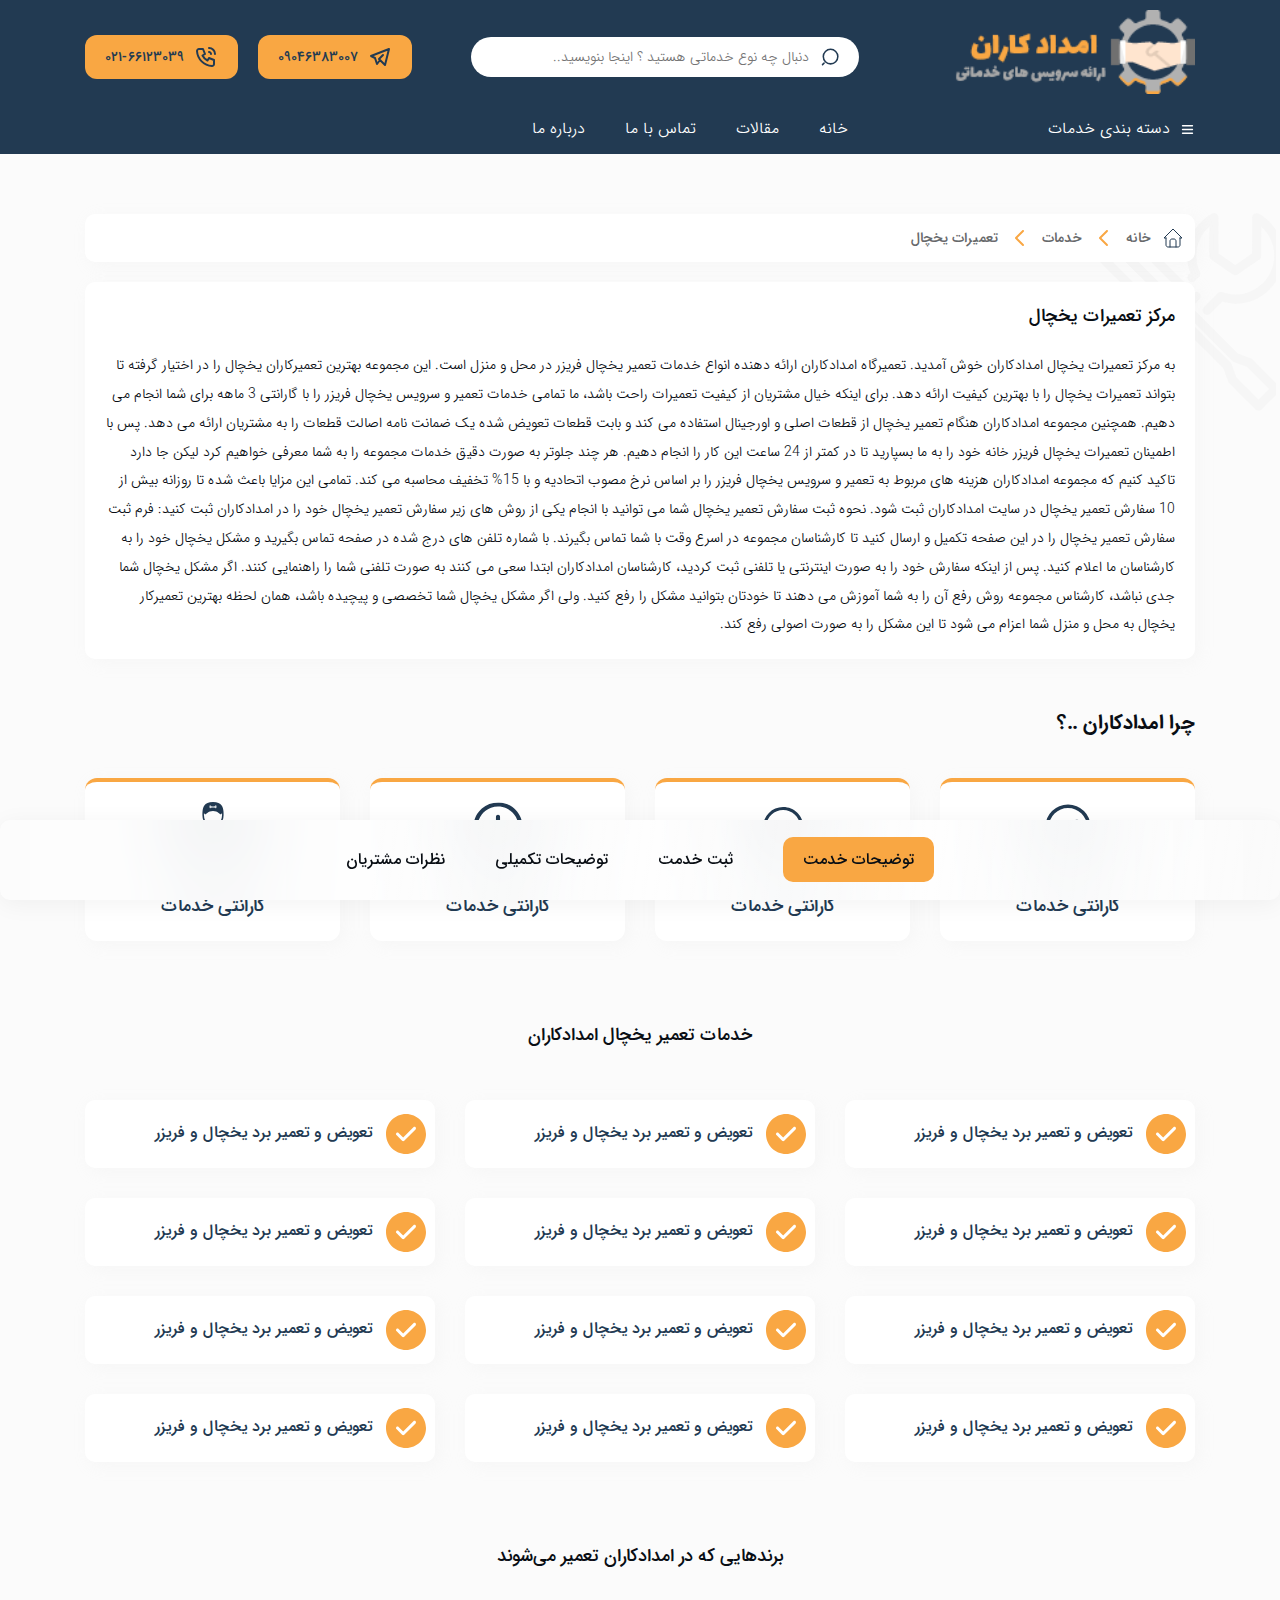
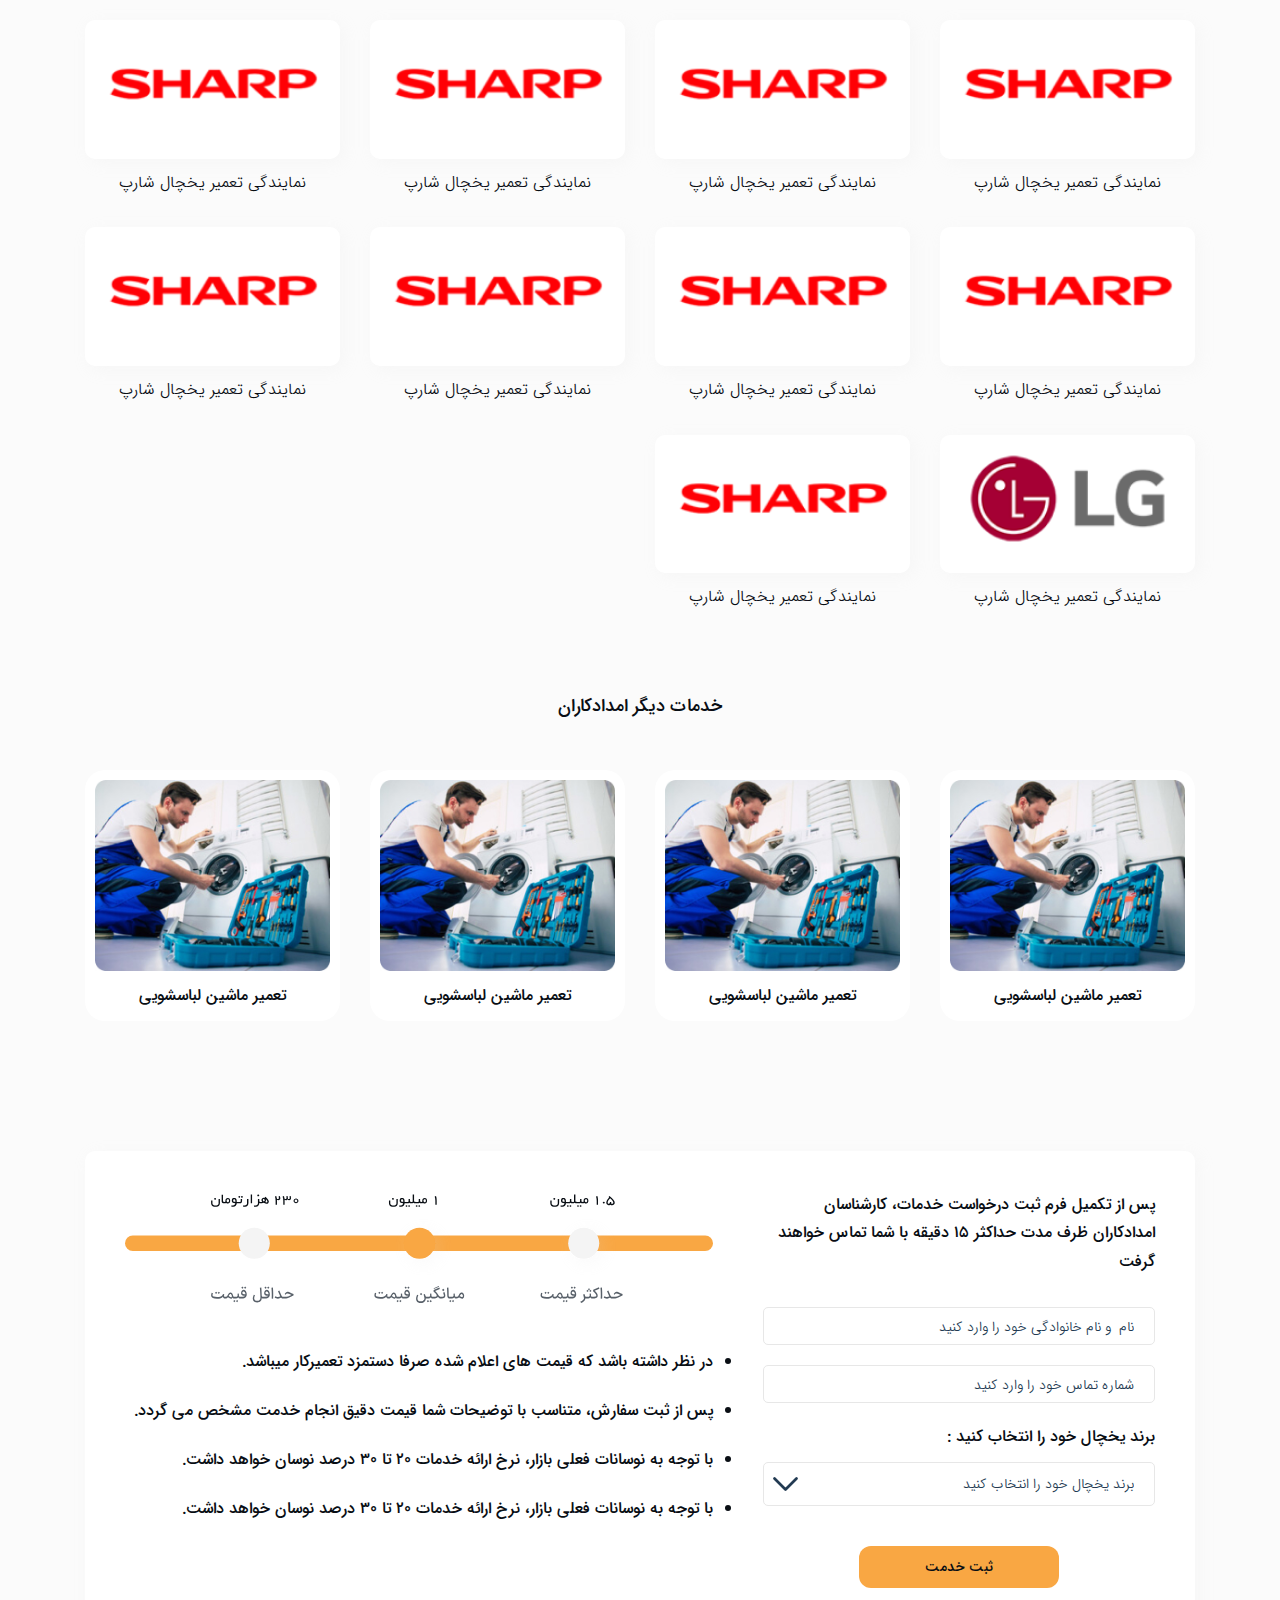
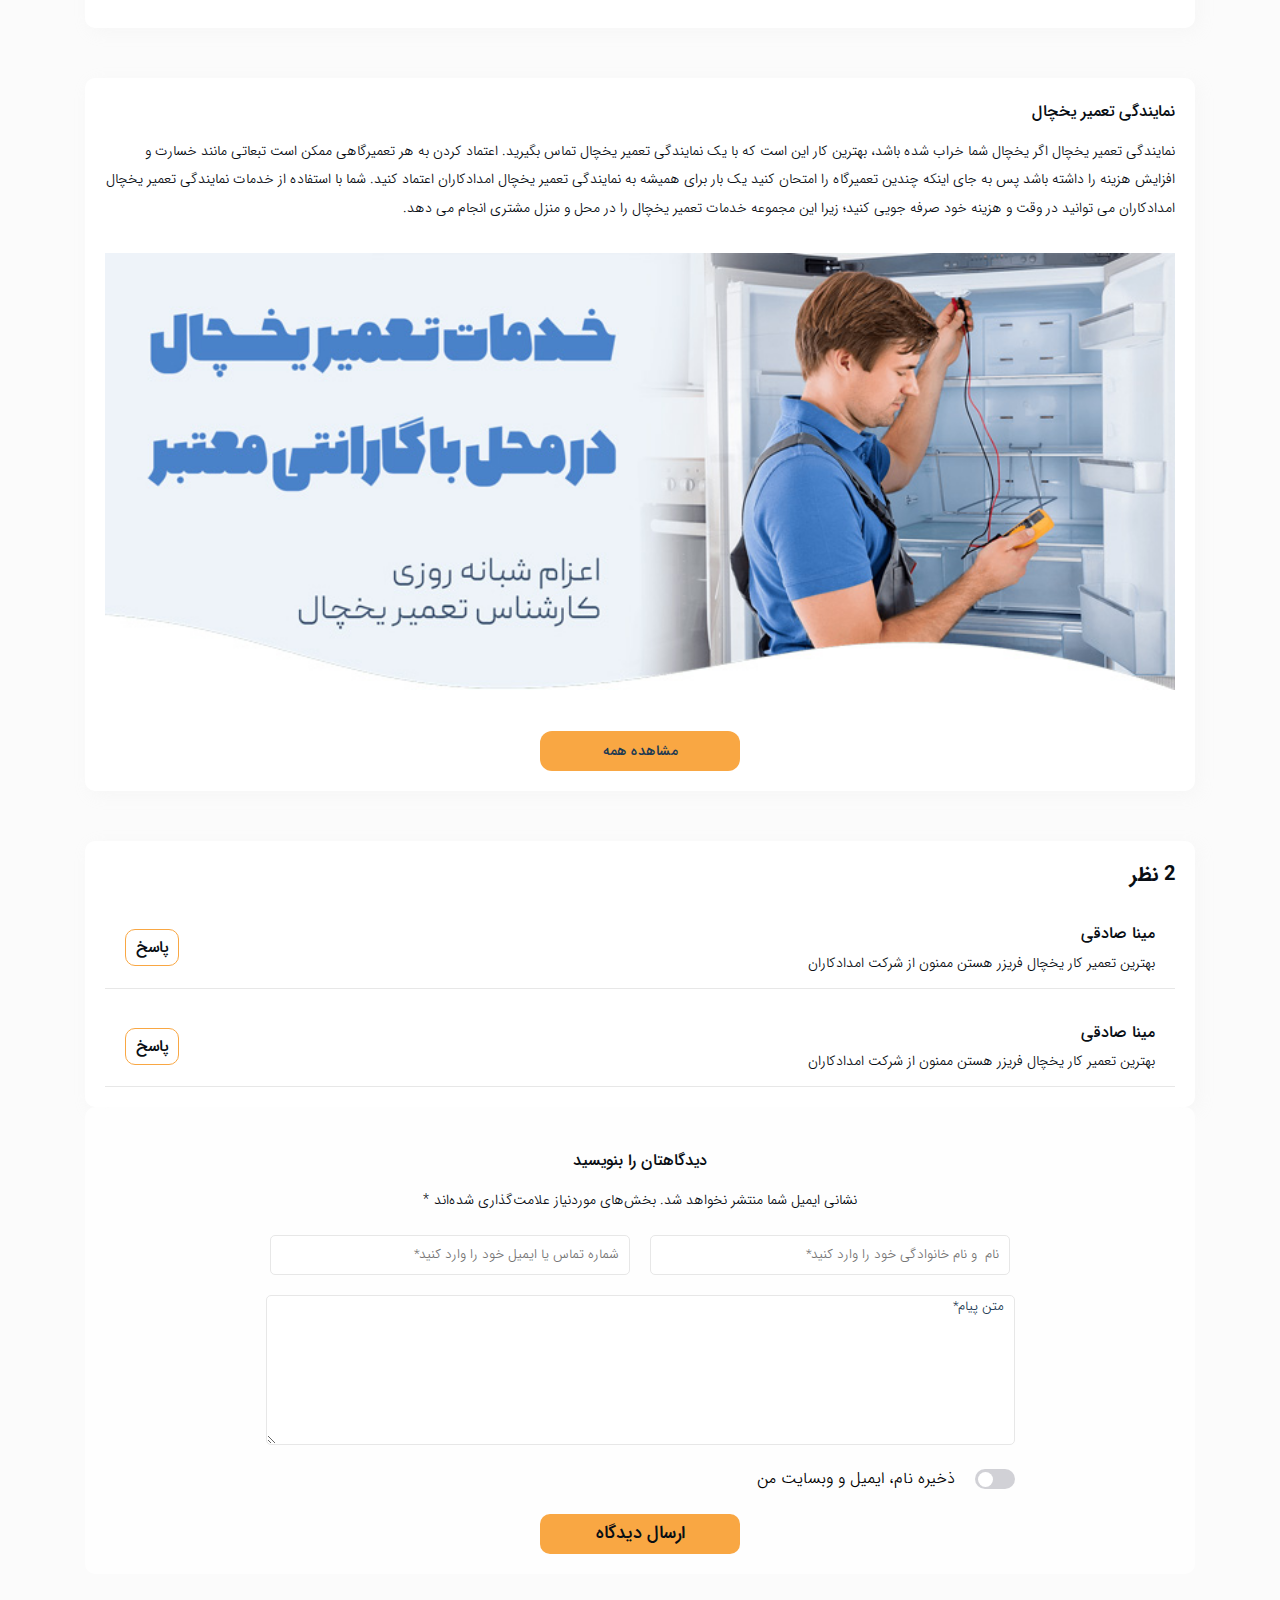
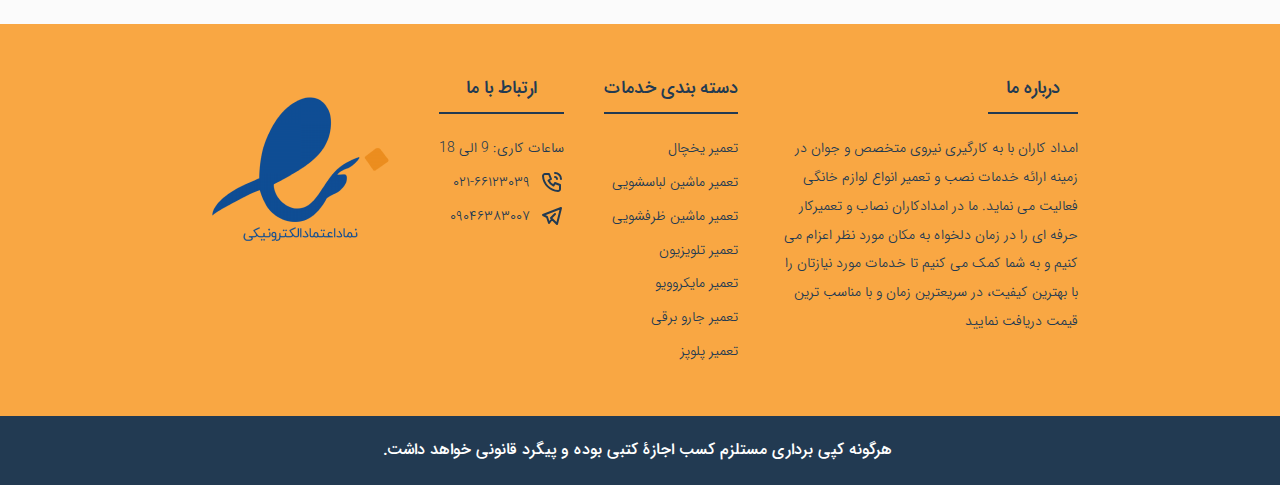
<file: page/landing.html>
<!DOCTYPE html>
<html lang="fa" dir="rtl">

<head>
    <meta charset="UTF-8">
    <meta name="viewport" content="width=device-width, initial-scale=1.0">
    <title>landing</title>
    <link rel="stylesheet" href="../style/font.css">
    <link rel="stylesheet" href="../style/grid.css">
    <link rel="stylesheet" href="../style/reset.css">
    <link rel="stylesheet" href="../style/app.css">
    <link rel="stylesheet" href="../style/contact-us.css">
    <link rel="stylesheet" href="../style/about-us.css">
    <link rel="stylesheet" href="../style/landing.css">
    <link rel="stylesheet" href="../style/rispansive.css">
</head>

<body>

    <header class="header">
        <div class="container">
            <div class="header-werraper">
                <div class="header-top">
                    <div class="logo">
                        <img src="../images/headerzip/logo (3) 1.svg" alt="">
                    </div>
                    <div class="header-search">
                        <svg width="20" height="20" viewBox="0 0 24 24" fill="none" xmlns="http://www.w3.org/2000/svg">
                            <path
                                d="M3 11.5C3 16.7467 7.2533 21 12.5 21C17.7467 21 22 16.7467 22 11.5C22 6.25329 17.7467 2 12.5 2C7.2533 2 3 6.25329 3 11.5Z"
                                stroke="#223A52" stroke-width="2" stroke-linecap="round" stroke-linejoin="round" />
                            <path d="M2 22L4 20" stroke="#223A52" stroke-width="2" stroke-linecap="round"
                                stroke-linejoin="round" />
                        </svg>

                        <input class="header-search__input" type="text"
                            placeholder="دنبال چه نوع خدماتی هستید ؟ اینجا بنویسید..">
                    </div>
                    <div class="header-contact">
                        <button class="header-contact__btn btn">
                            ۰۹۰۴۶۳۸۳۰۰۷
                            <svg width="24" height="24" viewBox="0 0 24 24" fill="none"
                                xmlns="http://www.w3.org/2000/svg">
                                <g clip-path="url(#clip0_101_207)">
                                    <path d="M15 10L11 14L17 20L21 4L3 11L7 13L9 19L12 15" stroke="#223A52"
                                        stroke-width="2" stroke-linecap="round" stroke-linejoin="round" />
                                </g>
                                <defs>
                                    <clipPath id="clip0_101_207">
                                        <rect width="24" height="24" fill="white" />
                                    </clipPath>
                                </defs>
                            </svg>

                        </button>
                        <button class="header-contact__btn btn">
                            ۰۲۱-۶۶۱۲۳۰۳۹
                            <svg width="24" height="24" viewBox="0 0 24 24" fill="none"
                                xmlns="http://www.w3.org/2000/svg">
                                <g clip-path="url(#clip0_101_200)">
                                    <path
                                        d="M5 4H9L11 9L8.5 10.5C9.57096 12.6715 11.3285 14.429 13.5 15.5L15 13L20 15V19C20 19.5304 19.7893 20.0391 19.4142 20.4142C19.0391 20.7893 18.5304 21 18 21C14.0993 20.763 10.4202 19.1065 7.65683 16.3432C4.8935 13.5798 3.23705 9.90074 3 6C3 5.46957 3.21071 4.96086 3.58579 4.58579C3.96086 4.21071 4.46957 4 5 4Z"
                                        stroke="#223A52" stroke-width="2" stroke-linecap="round"
                                        stroke-linejoin="round" />
                                    <path
                                        d="M15 7C15.5304 7 16.0391 7.21071 16.4142 7.58579C16.7893 7.96086 17 8.46957 17 9"
                                        stroke="#223A52" stroke-width="2" stroke-linecap="round"
                                        stroke-linejoin="round" />
                                    <path
                                        d="M15 3C16.5913 3 18.1174 3.63214 19.2426 4.75736C20.3679 5.88258 21 7.4087 21 9"
                                        stroke="#223A52" stroke-width="2" stroke-linecap="round"
                                        stroke-linejoin="round" />
                                </g>
                                <defs>
                                    <clipPath id="clip0_101_200">
                                        <rect width="24" height="24" fill="white" />
                                    </clipPath>
                                </defs>
                            </svg>

                        </button>
                    </div>
                    <div class="toggel-menu">
                        <span class="toggel-menu__line"></span>
                    </div>
                </div>
                <div class="header-bottom">
                    <nav class="nav">
                        <ul class="categories-menu">
                            <li class="categories-menu__item">
                                <a class="categories-menu__link">
                                    <svg width="32" height="32" viewBox="0 0 32 32" fill="none"
                                        xmlns="http://www.w3.org/2000/svg">
                                        <g clip-path="url(#clip0_101_192)">
                                            <path d="M5.33331 8H26.6666" stroke="white" stroke-width="2.75"
                                                stroke-linecap="round" stroke-linejoin="round" />
                                            <path d="M5.33331 16H26.6666" stroke="white" stroke-width="2.75"
                                                stroke-linecap="round" stroke-linejoin="round" />
                                            <path d="M5.33331 24H26.6666" stroke="white" stroke-width="2.75"
                                                stroke-linecap="round" stroke-linejoin="round" />
                                        </g>
                                        <defs>
                                            <clipPath id="clip0_101_192">
                                                <rect width="32" height="32" fill="white" />
                                            </clipPath>
                                        </defs>
                                    </svg>

                                    دسته بندی خدمات

                                </a>
                                <div class="mega">
                                    <ul>
                                        <li>
                                            <a class="mega-link">
                                                تاسیسات
                                            </a>
                                            <div class="mega-submenu">
                                                <div class="mega-submenu-content">
                                                    <div class="mega-submenu-box">

                                                        <h5 class="mega-submenu-box__title">لوازم آشپزخانه</h5>
                                                        <ul class="mega-submenu-box__menu">
                                                            <li><a href="">تعمیر یخچال</a></li>
                                                            <li><a href="">تعمیر ماشین لباسشویی</a></li>
                                                            <li><a href="">تعمیر ماشین ظرفشویی</a></li>
                                                            <li><a href="">تعمیر ماکروویو</a></li>
                                                            <li><a href="">تعمیر آسیاب برقی</a></li>
                                                            <li><a href="">تعمیر خردکن برقی</a></li>
                                                            <li><a href="">تعمیر قهوه ساز</a></li>
                                                            <li><a href="">تعمیر چای ساز</a></li>
                                                            <li><a href="">تعمیر اسپرسو ساز</a></li>
                                                            <li><a href="">تعمیر آبمیوه گیری</a></li>
                                                            <li><a href="">تعمیر چرخ گوشت</a></li>
                                                            <li><a href="">تعمیر ساندویچ ساز</a></li>
                                                            <li><a href="">تعمیر بخارپز</a></li>
                                                            <li><a href="">تعمیر پلوپز</a></li>
                                                            <li><a href="">تعمیر کتری برقی</a></li>
                                                            <li><a href="">تعمیر زودپز برقی</a></li>
                                                            <li><a href="">تعمیر کیک پز</a></li>
                                                        </ul>
                                                    </div>
                                                    <div class="mega-submenu-box">

                                                        <h5 class="mega-submenu-box__title">لوازم برقی</h5>
                                                        <ul class="mega-submenu-box__menu">
                                                            <li><a href="">تعمیر اتو</a></li>
                                                            <li><a href="">تعمیر جارو برقی</a></li>
                                                            <li><a href="">تعمیر جارو شارژی</a></li>
                                                            <li><a href="">تعمیر بخارشوی</a></li>
                                                            <li><a href="">تعمیر سرامیک شو</a></li>
                                                            <li><a href="">تعمیر سشوار</a></li>
                                                            <li><a href="">تعمیر بخاری برقی</a></li>

                                                        </ul>
                                                    </div>
                                                    <div class="mega-submenu-box">

                                                        <h5 class="mega-submenu-box__title">لوازم صوتی تصویری</h5>
                                                        <ul class="mega-submenu-box__menu">
                                                            <li><a href="">تعمیر تلویزیون</a></li>
                                                            <li><a href="">تعمیر سینمای خانگی</a></li>
                                                            <li><a href="">تعمیر ماشین ظرفشویی</a></li>
                                                            <li><a href="">تعمیر ماکروویو</a></li>
                                                            <li><a href="">تعمیر آسیاب برقی</a></li>
                                                            <li><a href="">تعمیر خردکن برقی</a></li>
                                                            <li><a href="">تعمیر قهوه ساز</a></li>
                                                            <li><a href="">تعمیر چای ساز</a></li>

                                                        </ul>
                                                    </div>
                                                    <div class="mega-submenu-box">

                                                        <h5 class="mega-submenu-box__title">لوازم صوتی تصویری</h5>
                                                        <ul class="mega-submenu-box__menu">
                                                            <li><a href="">تعمیر تلویزیون</a></li>
                                                            <li><a href="">تعمیر سینمای خانگی</a></li>
                                                            <li><a href="">تعمیر ماشین ظرفشویی</a></li>
                                                            <li><a href="">تعمیر ماکروویو</a></li>
                                                            <li><a href="">تعمیر آسیاب برقی</a></li>
                                                            <li><a href="">تعمیر خردکن برقی</a></li>
                                                            <li><a href="">تعمیر قهوه ساز</a></li>
                                                            <li><a href="">تعمیر چای ساز</a></li>

                                                        </ul>
                                                    </div>




                                                </div>

                                            </div>

                                        </li>
                                        <li>
                                            <a class="mega-link">
                                                نصب و تعمیر لوازم خانه
                                            </a>
                                            <div class="mega-submenu">
                                                <div class="mega-submenu-content">
                                                    <div class="mega-submenu-box">

                                                        <h5 class="mega-submenu-box__title">لوازم تاسیسات</h5>
                                                        <ul class="mega-submenu-box__menu">
                                                            <li><a href="">تعمیر یخچال</a></li>
                                                            <li><a href="">تعمیر ماشین لباسشویی</a></li>
                                                            <li><a href="">تعمیر ماشین ظرفشویی</a></li>
                                                            <li><a href="">تعمیر ماکروویو</a></li>
                                                            <li><a href="">تعمیر آسیاب برقی</a></li>
                                                            <li><a href="">تعمیر خردکن برقی</a></li>
                                                            <li><a href="">تعمیر قهوه ساز</a></li>
                                                            <li><a href="">تعمیر چای ساز</a></li>
                                                            <li><a href="">تعمیر اسپرسو ساز</a></li>
                                                            <li><a href="">تعمیر آبمیوه گیری</a></li>
                                                            <li><a href="">تعمیر چرخ گوشت</a></li>
                                                            <li><a href="">تعمیر ساندویچ ساز</a></li>
                                                            <li><a href="">تعمیر بخارپز</a></li>
                                                            <li><a href="">تعمیر پلوپز</a></li>
                                                            <li><a href="">تعمیر کتری برقی</a></li>
                                                            <li><a href="">تعمیر زودپز برقی</a></li>
                                                            <li><a href="">تعمیر کیک پز</a></li>
                                                        </ul>
                                                    </div>
                                                    <div class="mega-submenu-box">

                                                        <h5 class="mega-submenu-box__title">لوازم برقی</h5>
                                                        <ul class="mega-submenu-box__menu">
                                                            <li><a href="">تعمیر اتو</a></li>
                                                            <li><a href="">تعمیر جارو برقی</a></li>
                                                            <li><a href="">تعمیر جارو شارژی</a></li>
                                                            <li><a href="">تعمیر بخارشوی</a></li>
                                                            <li><a href="">تعمیر سرامیک شو</a></li>
                                                            <li><a href="">تعمیر سشوار</a></li>
                                                            <li><a href="">تعمیر بخاری برقی</a></li>

                                                        </ul>
                                                    </div>
                                                    <div class="mega-submenu-box">

                                                        <h5 class="mega-submenu-box__title">لوازم صوتی تصویری</h5>
                                                        <ul class="mega-submenu-box__menu">
                                                            <li><a href="">تعمیر تلویزیون</a></li>
                                                            <li><a href="">تعمیر سینمای خانگی</a></li>
                                                            <li><a href="">تعمیر ماشین ظرفشویی</a></li>
                                                            <li><a href="">تعمیر ماکروویو</a></li>
                                                            <li><a href="">تعمیر آسیاب برقی</a></li>
                                                            <li><a href="">تعمیر خردکن برقی</a></li>
                                                            <li><a href="">تعمیر قهوه ساز</a></li>
                                                            <li><a href="">تعمیر چای ساز</a></li>

                                                        </ul>
                                                    </div>
                                                    <div class="mega-submenu-box">

                                                        <h5 class="mega-submenu-box__title">لوازم صوتی تصویری</h5>
                                                        <ul class="mega-submenu-box__menu">
                                                            <li><a href="">تعمیر تلویزیون</a></li>
                                                            <li><a href="">تعمیر سینمای خانگی</a></li>
                                                            <li><a href="">تعمیر ماشین ظرفشویی</a></li>
                                                            <li><a href="">تعمیر ماکروویو</a></li>
                                                            <li><a href="">تعمیر آسیاب برقی</a></li>
                                                            <li><a href="">تعمیر خردکن برقی</a></li>
                                                            <li><a href="">تعمیر قهوه ساز</a></li>
                                                            <li><a href="">تعمیر چای ساز</a></li>

                                                        </ul>
                                                    </div>




                                                </div>

                                            </div>
                                        </li>
                                        <li>
                                            <a class="mega-link">
                                                برق و الکترونیک
                                            </a>
                                            <div class="mega-submenu">
                                                <div class="mega-submenu-content">
                                                    <div class="mega-submenu-box">

                                                        <h5 class="mega-submenu-box__title">لوازم آشپزخانه</h5>
                                                        <ul class="mega-submenu-box__menu">
                                                            <li><a href="">تعمیر یخچال</a></li>
                                                            <li><a href="">تعمیر ماشین لباسشویی</a></li>
                                                            <li><a href="">تعمیر ماشین ظرفشویی</a></li>
                                                            <li><a href="">تعمیر ماکروویو</a></li>
                                                            <li><a href="">تعمیر آسیاب برقی</a></li>
                                                            <li><a href="">تعمیر خردکن برقی</a></li>
                                                            <li><a href="">تعمیر قهوه ساز</a></li>
                                                            <li><a href="">تعمیر چای ساز</a></li>
                                                            <li><a href="">تعمیر اسپرسو ساز</a></li>
                                                            <li><a href="">تعمیر آبمیوه گیری</a></li>
                                                            <li><a href="">تعمیر چرخ گوشت</a></li>
                                                            <li><a href="">تعمیر ساندویچ ساز</a></li>
                                                            <li><a href="">تعمیر بخارپز</a></li>
                                                            <li><a href="">تعمیر پلوپز</a></li>
                                                            <li><a href="">تعمیر کتری برقی</a></li>
                                                            <li><a href="">تعمیر زودپز برقی</a></li>
                                                            <li><a href="">تعمیر کیک پز</a></li>
                                                        </ul>
                                                    </div>
                                                    <div class="mega-submenu-box">

                                                        <h5 class="mega-submenu-box__title">لوازم برقی</h5>
                                                        <ul class="mega-submenu-box__menu">
                                                            <li><a href="">تعمیر اتو</a></li>
                                                            <li><a href="">تعمیر جارو برقی</a></li>
                                                            <li><a href="">تعمیر جارو شارژی</a></li>
                                                            <li><a href="">تعمیر بخارشوی</a></li>
                                                            <li><a href="">تعمیر سرامیک شو</a></li>
                                                            <li><a href="">تعمیر سشوار</a></li>
                                                            <li><a href="">تعمیر بخاری برقی</a></li>

                                                        </ul>
                                                    </div>
                                                    <div class="mega-submenu-box">

                                                        <h5 class="mega-submenu-box__title">لوازم صوتی تصویری</h5>
                                                        <ul class="mega-submenu-box__menu">
                                                            <li><a href="">تعمیر تلویزیون</a></li>
                                                            <li><a href="">تعمیر سینمای خانگی</a></li>
                                                            <li><a href="">تعمیر ماشین ظرفشویی</a></li>
                                                            <li><a href="">تعمیر ماکروویو</a></li>
                                                            <li><a href="">تعمیر آسیاب برقی</a></li>
                                                            <li><a href="">تعمیر خردکن برقی</a></li>
                                                            <li><a href="">تعمیر قهوه ساز</a></li>
                                                            <li><a href="">تعمیر چای ساز</a></li>

                                                        </ul>
                                                    </div>
                                                    <div class="mega-submenu-box">

                                                        <h5 class="mega-submenu-box__title">لوازم صوتی تصویری</h5>
                                                        <ul class="mega-submenu-box__menu">
                                                            <li><a href="">تعمیر تلویزیون</a></li>
                                                            <li><a href="">تعمیر سینمای خانگی</a></li>
                                                            <li><a href="">تعمیر ماشین ظرفشویی</a></li>
                                                            <li><a href="">تعمیر ماکروویو</a></li>
                                                            <li><a href="">تعمیر آسیاب برقی</a></li>
                                                            <li><a href="">تعمیر خردکن برقی</a></li>
                                                            <li><a href="">تعمیر قهوه ساز</a></li>
                                                            <li><a href="">تعمیر چای ساز</a></li>

                                                        </ul>
                                                    </div>




                                                </div>

                                            </div>
                                        </li>
                                        <li>
                                            <a class="mega-link">
                                                تعمیرات برد
                                            </a>
                                            <div class="mega-submenu">
                                                <div class="mega-submenu-content">
                                                    <div class="mega-submenu-box">

                                                        <h5 class="mega-submenu-box__title">لوازم آشپزخانه</h5>
                                                        <ul class="mega-submenu-box__menu">
                                                            <li><a href="">تعمیر یخچال</a></li>
                                                            <li><a href="">تعمیر ماشین لباسشویی</a></li>
                                                            <li><a href="">تعمیر ماشین ظرفشویی</a></li>
                                                            <li><a href="">تعمیر ماکروویو</a></li>
                                                            <li><a href="">تعمیر آسیاب برقی</a></li>
                                                            <li><a href="">تعمیر خردکن برقی</a></li>
                                                            <li><a href="">تعمیر قهوه ساز</a></li>
                                                            <li><a href="">تعمیر چای ساز</a></li>
                                                            <li><a href="">تعمیر اسپرسو ساز</a></li>
                                                            <li><a href="">تعمیر آبمیوه گیری</a></li>
                                                            <li><a href="">تعمیر چرخ گوشت</a></li>
                                                            <li><a href="">تعمیر ساندویچ ساز</a></li>
                                                            <li><a href="">تعمیر بخارپز</a></li>
                                                            <li><a href="">تعمیر پلوپز</a></li>
                                                            <li><a href="">تعمیر کتری برقی</a></li>
                                                            <li><a href="">تعمیر زودپز برقی</a></li>
                                                            <li><a href="">تعمیر کیک پز</a></li>
                                                        </ul>
                                                    </div>
                                                    <div class="mega-submenu-box">

                                                        <h5 class="mega-submenu-box__title">لوازم برقی</h5>
                                                        <ul class="mega-submenu-box__menu">
                                                            <li><a href="">تعمیر اتو</a></li>
                                                            <li><a href="">تعمیر جارو برقی</a></li>
                                                            <li><a href="">تعمیر جارو شارژی</a></li>
                                                            <li><a href="">تعمیر بخارشوی</a></li>
                                                            <li><a href="">تعمیر سرامیک شو</a></li>
                                                            <li><a href="">تعمیر سشوار</a></li>
                                                            <li><a href="">تعمیر بخاری برقی</a></li>

                                                        </ul>
                                                    </div>
                                                    <div class="mega-submenu-box">

                                                        <h5 class="mega-submenu-box__title">لوازم صوتی تصویری</h5>
                                                        <ul class="mega-submenu-box__menu">
                                                            <li><a href="">تعمیر تلویزیون</a></li>
                                                            <li><a href="">تعمیر سینمای خانگی</a></li>
                                                            <li><a href="">تعمیر ماشین ظرفشویی</a></li>
                                                            <li><a href="">تعمیر ماکروویو</a></li>
                                                            <li><a href="">تعمیر آسیاب برقی</a></li>
                                                            <li><a href="">تعمیر خردکن برقی</a></li>
                                                            <li><a href="">تعمیر قهوه ساز</a></li>
                                                            <li><a href="">تعمیر چای ساز</a></li>

                                                        </ul>
                                                    </div>
                                                    <div class="mega-submenu-box">

                                                        <h5 class="mega-submenu-box__title">لوازم صوتی تصویری</h5>
                                                        <ul class="mega-submenu-box__menu">
                                                            <li><a href="">تعمیر تلویزیون</a></li>
                                                            <li><a href="">تعمیر سینمای خانگی</a></li>
                                                            <li><a href="">تعمیر ماشین ظرفشویی</a></li>
                                                            <li><a href="">تعمیر ماکروویو</a></li>
                                                            <li><a href="">تعمیر آسیاب برقی</a></li>
                                                            <li><a href="">تعمیر خردکن برقی</a></li>
                                                            <li><a href="">تعمیر قهوه ساز</a></li>
                                                            <li><a href="">تعمیر چای ساز</a></li>

                                                        </ul>
                                                    </div>
                                                </div>

                                            </div>
                                        </li>
                                        <li>
                                            <a class="mega-link">
                                                تعمیرات موبایل
                                            </a>
                                            <div class="mega-submenu">
                                                <div class="mega-submenu-content">
                                                    <div class="mega-submenu-box">

                                                        <h5 class="mega-submenu-box__title">لوازم </h5>
                                                        <ul class="mega-submenu-box__menu">
                                                            <li><a href="">تعمیر یخچال</a></li>
                                                            <li><a href="">تعمیر ماشین لباسشویی</a></li>
                                                            <li><a href="">تعمیر ماشین ظرفشویی</a></li>
                                                            <li><a href="">تعمیر ماکروویو</a></li>
                                                            <li><a href="">تعمیر آسیاب برقی</a></li>
                                                            <li><a href="">تعمیر خردکن برقی</a></li>
                                                            <li><a href="">تعمیر قهوه ساز</a></li>
                                                            <li><a href="">تعمیر چای ساز</a></li>
                                                            <li><a href="">تعمیر اسپرسو ساز</a></li>
                                                            <li><a href="">تعمیر آبمیوه گیری</a></li>
                                                            <li><a href="">تعمیر چرخ گوشت</a></li>
                                                            <li><a href="">تعمیر ساندویچ ساز</a></li>
                                                            <li><a href="">تعمیر بخارپز</a></li>
                                                            <li><a href="">تعمیر پلوپز</a></li>
                                                            <li><a href="">تعمیر کتری برقی</a></li>
                                                            <li><a href="">تعمیر زودپز برقی</a></li>
                                                            <li><a href="">تعمیر کیک پز</a></li>
                                                        </ul>
                                                    </div>
                                                    <div class="mega-submenu-box">

                                                        <h5 class="mega-submenu-box__title">لوازم برقی</h5>
                                                        <ul class="mega-submenu-box__menu">
                                                            <li><a href="">تعمیر اتو</a></li>
                                                            <li><a href="">تعمیر جارو برقی</a></li>
                                                            <li><a href="">تعمیر جارو شارژی</a></li>
                                                            <li><a href="">تعمیر بخارشوی</a></li>
                                                            <li><a href="">تعمیر سرامیک شو</a></li>
                                                            <li><a href="">تعمیر سشوار</a></li>
                                                            <li><a href="">تعمیر بخاری برقی</a></li>

                                                        </ul>
                                                    </div>
                                                    <div class="mega-submenu-box">

                                                        <h5 class="mega-submenu-box__title">لوازم صوتی تصویری</h5>
                                                        <ul class="mega-submenu-box__menu">
                                                            <li><a href="">تعمیر تلویزیون</a></li>
                                                            <li><a href="">تعمیر سینمای خانگی</a></li>
                                                            <li><a href="">تعمیر ماشین ظرفشویی</a></li>
                                                            <li><a href="">تعمیر ماکروویو</a></li>
                                                            <li><a href="">تعمیر آسیاب برقی</a></li>
                                                            <li><a href="">تعمیر خردکن برقی</a></li>
                                                            <li><a href="">تعمیر قهوه ساز</a></li>
                                                            <li><a href="">تعمیر چای ساز</a></li>

                                                        </ul>
                                                    </div>
                                                    <div class="mega-submenu-box">

                                                        <h5 class="mega-submenu-box__title">لوازم صوتی تصویری</h5>
                                                        <ul class="mega-submenu-box__menu">
                                                            <li><a href="">تعمیر تلویزیون</a></li>
                                                            <li><a href="">تعمیر سینمای خانگی</a></li>
                                                            <li><a href="">تعمیر ماشین ظرفشویی</a></li>
                                                            <li><a href="">تعمیر ماکروویو</a></li>
                                                            <li><a href="">تعمیر آسیاب برقی</a></li>
                                                            <li><a href="">تعمیر خردکن برقی</a></li>
                                                            <li><a href="">تعمیر قهوه ساز</a></li>
                                                            <li><a href="">تعمیر چای ساز</a></li>

                                                        </ul>
                                                    </div>




                                                </div>

                                            </div>
                                        </li>
                                    </ul>
                                </div>
                            </li>
                        </ul>
                        <ul class="menu">
                            <li class="menu__item">
                                <a class="menu-item__link " href="">خانه</a>
                            </li>
                            <li class="menu__item">
                                <a class="menu-item__link" href="">مقالات</a>
                            </li>
                            <li class="menu__item">
                                <a class="menu-item__link " href="">تماس با ما</a>
                            </li>
                            <li class="menu__item">
                                <a class="menu-item__link " href="">درباره ما</a>
                            </li>

                        </ul>
                    </nav>
                </div>
                <nav class="nav-mobail">
                    <aside>
                        <div class="logo-mobail">
                            <img src="../images/headerzip/logo (3) 1.svg" alt="">
                        </div>
                        <div class="search-mobail">
                            <svg width="20" height="20" viewBox="0 0 24 24" fill="none"
                                xmlns="http://www.w3.org/2000/svg">
                                <path
                                    d="M3 11.5C3 16.7467 7.2533 21 12.5 21C17.7467 21 22 16.7467 22 11.5C22 6.25329 17.7467 2 12.5 2C7.2533 2 3 6.25329 3 11.5Z"
                                    stroke="#223A52" stroke-width="2" stroke-linecap="round" stroke-linejoin="round" />
                                <path d="M2 22L4 20" stroke="#223A52" stroke-width="2" stroke-linecap="round"
                                    stroke-linejoin="round" />
                            </svg>

                            <input class="-search-mobail__input" type="text"
                                placeholder="دنبال چه نوع خدماتی هستید ؟ اینجا بنویسید..">
                        </div>
                        <ul class="menu-mobail">
                            <li class="menu-item">
                                <a href="">
                                    خانه
                                </a>
                            </li>
                            <li class="menu-item">
                                <a href="">
                                    مقالات 
                                </a>
                            </li>
                            <li class="menu-item " id="cours">
                                <a class="dropdown">
                                    دسته بندی خدمات
                                    <svg class="dropdown-icon" xmlns="http://www.w3.org/2000/svg" fill="none"
                                        viewBox="0 0 24 24" stroke-width="4" stroke="currentColor">
                                        <path stroke-linecap="round" stroke-linejoin="round"
                                            d="m19.5 8.25-7.5 7.5-7.5-7.5" />
                                    </svg>
                                </a>
                                <ul>
                                    <li class="menu-item__sub">
                                        <a>تاسیسات
                                            <svg xmlns="http://www.w3.org/2000/svg" fill="none" viewBox="0 0 24 24"
                                                stroke-width="4" stroke="currentColor">
                                                <path stroke-linecap="round" stroke-linejoin="round"
                                                    d="m19.5 8.25-7.5 7.5-7.5-7.5" />
                                            </svg>
                                        </a>
                                        <ul>
                                            <li class="sub-sub">
                                                <a>تعمیرات لوازم خانگی و رفاهی
                                                    <svg xmlns="http://www.w3.org/2000/svg" fill="none"
                                                        viewBox="0 0 24 24" stroke-width="4" stroke="currentColor">
                                                        <path stroke-linecap="round" stroke-linejoin="round"
                                                            d="m19.5 8.25-7.5 7.5-7.5-7.5" />
                                                    </svg>
                                                </a>
                                                <ul>
                                                    <li>
                                                        <a href="">آموزش تعمیرات موبایل

                                                        </a>
                                                    </li>
                                                    <li>
                                                        <a href="">آموزش تعمیرات نرم افزار موبایل</a>
                                                    </li>
                                                    <li>
                                                        <a href="">آموزش تعمیرات تبلت</a>
                                                    </li>
                                                    <li>
                                                        <a href="">آموزش تعمیرات لبتاب</a>
                                                    </li>
                                                    <li>
                                                        <a href="">آموزش پروگرام هارد</a>
                                                    </li>


                                                </ul>
                                            </li>
                                            <li class="sub-sub">
                                                <a>تعمیرات لوازم خانگی و رفاهی
                                                    <svg xmlns="http://www.w3.org/2000/svg" fill="none"
                                                        viewBox="0 0 24 24" stroke-width="4" stroke="currentColor">
                                                        <path stroke-linecap="round" stroke-linejoin="round"
                                                            d="m19.5 8.25-7.5 7.5-7.5-7.5" />
                                                    </svg>
                                                </a>
                                                <ul>
                                                    <li>
                                                        <a href="">آموزش تعمیرات موبایل

                                                        </a>
                                                    </li>
                                                    <li>
                                                        <a href="">آموزش تعمیرات نرم افزار موبایل</a>
                                                    </li>
                                                    <li>
                                                        <a href="">آموزش تعمیرات تبلت</a>
                                                    </li>
                                                    <li>
                                                        <a href="">آموزش تعمیرات لبتاب</a>
                                                    </li>
                                                    <li>
                                                        <a href="">آموزش پروگرام هارد</a>
                                                    </li>


                                                </ul>
                                            </li>
                                            <li class="sub-sub">
                                                <a>تعمیرات لوازم خانگی و رفاهی
                                                    <svg xmlns="http://www.w3.org/2000/svg" fill="none"
                                                        viewBox="0 0 24 24" stroke-width="4" stroke="currentColor">
                                                        <path stroke-linecap="round" stroke-linejoin="round"
                                                            d="m19.5 8.25-7.5 7.5-7.5-7.5" />
                                                    </svg>
                                                </a>
                                                <ul>
                                                    <li>
                                                        <a href="">آموزش تعمیرات موبایل

                                                        </a>
                                                    </li>
                                                    <li>
                                                        <a href="">آموزش تعمیرات نرم افزار موبایل</a>
                                                    </li>
                                                    <li>
                                                        <a href="">آموزش تعمیرات تبلت</a>
                                                    </li>
                                                    <li>
                                                        <a href="">آموزش تعمیرات لبتاب</a>
                                                    </li>
                                                    <li>
                                                        <a href="">آموزش پروگرام هارد</a>
                                                    </li>


                                                </ul>
                                            </li>
                                            <li class="sub-sub">
                                                <a>تعمیرات لوازم خانگی و رفاهی
                                                    <svg xmlns="http://www.w3.org/2000/svg" fill="none"
                                                        viewBox="0 0 24 24" stroke-width="4" stroke="currentColor">
                                                        <path stroke-linecap="round" stroke-linejoin="round"
                                                            d="m19.5 8.25-7.5 7.5-7.5-7.5" />
                                                    </svg>
                                                </a>
                                                <ul>
                                                    <li>
                                                        <a href="">آموزش تعمیرات موبایل

                                                        </a>
                                                    </li>
                                                    <li>
                                                        <a href="">آموزش تعمیرات نرم افزار موبایل</a>
                                                    </li>
                                                    <li>
                                                        <a href="">آموزش تعمیرات تبلت</a>
                                                    </li>
                                                    <li>
                                                        <a href="">آموزش تعمیرات لبتاب</a>
                                                    </li>
                                                    <li>
                                                        <a href="">آموزش پروگرام هارد</a>
                                                    </li>


                                                </ul>
                                            </li>
                                            <li class="sub-sub">
                                                <a>تعمیرات لوازم خانگی و رفاهی
                                                    <svg xmlns="http://www.w3.org/2000/svg" fill="none"
                                                        viewBox="0 0 24 24" stroke-width="4" stroke="currentColor">
                                                        <path stroke-linecap="round" stroke-linejoin="round"
                                                            d="m19.5 8.25-7.5 7.5-7.5-7.5" />
                                                    </svg>
                                                </a>
                                                <ul>
                                                    <li>
                                                        <a href="">آموزش تعمیرات موبایل

                                                        </a>
                                                    </li>
                                                    <li>
                                                        <a href="">آموزش تعمیرات نرم افزار موبایل</a>
                                                    </li>
                                                    <li>
                                                        <a href="">آموزش تعمیرات تبلت</a>
                                                    </li>
                                                    <li>
                                                        <a href="">آموزش تعمیرات لبتاب</a>
                                                    </li>
                                                    <li>
                                                        <a href="">آموزش پروگرام هارد</a>
                                                    </li>


                                                </ul>
                                            </li>


                                        </ul>
                                    </li>
                                    <li class="menu-item__sub">
                                        <a>نصب و تعمیر لوازم خانه
                                            <svg xmlns="http://www.w3.org/2000/svg" fill="none" viewBox="0 0 24 24"
                                                stroke-width="4" stroke="currentColor">
                                                <path stroke-linecap="round" stroke-linejoin="round"
                                                    d="m19.5 8.25-7.5 7.5-7.5-7.5" />
                                            </svg>
                                        </a>
                                        <ul>
                                            <li class="sub-sub">
                                                <a>تعمیرات لوازم خانگی و رفاهی
                                                    <svg xmlns="http://www.w3.org/2000/svg" fill="none"
                                                        viewBox="0 0 24 24" stroke-width="4" stroke="currentColor">
                                                        <path stroke-linecap="round" stroke-linejoin="round"
                                                            d="m19.5 8.25-7.5 7.5-7.5-7.5" />
                                                    </svg>
                                                </a>
                                                <ul>
                                                    <li>
                                                        <a href="">آموزش تعمیرات موبایل

                                                        </a>
                                                    </li>
                                                    <li>
                                                        <a href="">آموزش تعمیرات نرم افزار موبایل</a>
                                                    </li>
                                                    <li>
                                                        <a href="">آموزش تعمیرات تبلت</a>
                                                    </li>
                                                    <li>
                                                        <a href="">آموزش تعمیرات لبتاب</a>
                                                    </li>
                                                    <li>
                                                        <a href="">آموزش پروگرام هارد</a>
                                                    </li>


                                                </ul>
                                            </li>
                                            <li class="sub-sub">
                                                <a>تعمیرات لوازم خانگی و رفاهی
                                                    <svg xmlns="http://www.w3.org/2000/svg" fill="none"
                                                        viewBox="0 0 24 24" stroke-width="4" stroke="currentColor">
                                                        <path stroke-linecap="round" stroke-linejoin="round"
                                                            d="m19.5 8.25-7.5 7.5-7.5-7.5" />
                                                    </svg>
                                                </a>
                                                <ul>
                                                    <li>
                                                        <a href="">آموزش تعمیرات موبایل

                                                        </a>
                                                    </li>
                                                    <li>
                                                        <a href="">آموزش تعمیرات نرم افزار موبایل</a>
                                                    </li>
                                                    <li>
                                                        <a href="">آموزش تعمیرات تبلت</a>
                                                    </li>
                                                    <li>
                                                        <a href="">آموزش تعمیرات لبتاب</a>
                                                    </li>
                                                    <li>
                                                        <a href="">آموزش پروگرام هارد</a>
                                                    </li>


                                                </ul>
                                            </li>
                                            <li class="sub-sub">
                                                <a>تعمیرات لوازم خانگی و رفاهی
                                                    <svg xmlns="http://www.w3.org/2000/svg" fill="none"
                                                        viewBox="0 0 24 24" stroke-width="4" stroke="currentColor">
                                                        <path stroke-linecap="round" stroke-linejoin="round"
                                                            d="m19.5 8.25-7.5 7.5-7.5-7.5" />
                                                    </svg>
                                                </a>
                                                <ul>
                                                    <li>
                                                        <a href="">آموزش تعمیرات موبایل

                                                        </a>
                                                    </li>
                                                    <li>
                                                        <a href="">آموزش تعمیرات نرم افزار موبایل</a>
                                                    </li>
                                                    <li>
                                                        <a href="">آموزش تعمیرات تبلت</a>
                                                    </li>
                                                    <li>
                                                        <a href="">آموزش تعمیرات لبتاب</a>
                                                    </li>
                                                    <li>
                                                        <a href="">آموزش پروگرام هارد</a>
                                                    </li>


                                                </ul>
                                            </li>
                                            <li class="sub-sub">
                                                <a>تعمیرات لوازم خانگی و رفاهی
                                                    <svg xmlns="http://www.w3.org/2000/svg" fill="none"
                                                        viewBox="0 0 24 24" stroke-width="4" stroke="currentColor">
                                                        <path stroke-linecap="round" stroke-linejoin="round"
                                                            d="m19.5 8.25-7.5 7.5-7.5-7.5" />
                                                    </svg>
                                                </a>
                                                <ul>
                                                    <li>
                                                        <a href="">آموزش تعمیرات موبایل

                                                        </a>
                                                    </li>
                                                    <li>
                                                        <a href="">آموزش تعمیرات نرم افزار موبایل</a>
                                                    </li>
                                                    <li>
                                                        <a href="">آموزش تعمیرات تبلت</a>
                                                    </li>
                                                    <li>
                                                        <a href="">آموزش تعمیرات لبتاب</a>
                                                    </li>
                                                    <li>
                                                        <a href="">آموزش پروگرام هارد</a>
                                                    </li>


                                                </ul>
                                            </li>
                                            <li class="sub-sub">
                                                <a>تعمیرات لوازم خانگی و رفاهی
                                                    <svg xmlns="http://www.w3.org/2000/svg" fill="none"
                                                        viewBox="0 0 24 24" stroke-width="4" stroke="currentColor">
                                                        <path stroke-linecap="round" stroke-linejoin="round"
                                                            d="m19.5 8.25-7.5 7.5-7.5-7.5" />
                                                    </svg>
                                                </a>
                                                <ul>
                                                    <li>
                                                        <a href="">آموزش تعمیرات موبایل

                                                        </a>
                                                    </li>
                                                    <li>
                                                        <a href="">آموزش تعمیرات نرم افزار موبایل</a>
                                                    </li>
                                                    <li>
                                                        <a href="">آموزش تعمیرات تبلت</a>
                                                    </li>
                                                    <li>
                                                        <a href="">آموزش تعمیرات لبتاب</a>
                                                    </li>
                                                    <li>
                                                        <a href="">آموزش پروگرام هارد</a>
                                                    </li>


                                                </ul>
                                            </li>


                                        </ul>
                                    </li>
                                    <li class="menu-item__sub">
                                        <a>برق و الکترونیک
                                            <svg xmlns="http://www.w3.org/2000/svg" fill="none" viewBox="0 0 24 24"
                                                stroke-width="4" stroke="currentColor">
                                                <path stroke-linecap="round" stroke-linejoin="round"
                                                    d="m19.5 8.25-7.5 7.5-7.5-7.5" />
                                            </svg>
                                        </a>
                                        <ul>
                                            <li class="sub-sub">
                                                <a>تعمیرات لوازم خانگی و رفاهی
                                                    <svg xmlns="http://www.w3.org/2000/svg" fill="none"
                                                        viewBox="0 0 24 24" stroke-width="4" stroke="currentColor">
                                                        <path stroke-linecap="round" stroke-linejoin="round"
                                                            d="m19.5 8.25-7.5 7.5-7.5-7.5" />
                                                    </svg>
                                                </a>
                                                <ul>
                                                    <li>
                                                        <a href="">آموزش تعمیرات موبایل

                                                        </a>
                                                    </li>
                                                    <li>
                                                        <a href="">آموزش تعمیرات نرم افزار موبایل</a>
                                                    </li>
                                                    <li>
                                                        <a href="">آموزش تعمیرات تبلت</a>
                                                    </li>
                                                    <li>
                                                        <a href="">آموزش تعمیرات لبتاب</a>
                                                    </li>
                                                    <li>
                                                        <a href="">آموزش پروگرام هارد</a>
                                                    </li>


                                                </ul>
                                            </li>
                                            <li class="sub-sub">
                                                <a>تعمیرات لوازم خانگی و رفاهی
                                                    <svg xmlns="http://www.w3.org/2000/svg" fill="none"
                                                        viewBox="0 0 24 24" stroke-width="4" stroke="currentColor">
                                                        <path stroke-linecap="round" stroke-linejoin="round"
                                                            d="m19.5 8.25-7.5 7.5-7.5-7.5" />
                                                    </svg>
                                                </a>
                                                <ul>
                                                    <li>
                                                        <a href="">آموزش تعمیرات موبایل

                                                        </a>
                                                    </li>
                                                    <li>
                                                        <a href="">آموزش تعمیرات نرم افزار موبایل</a>
                                                    </li>
                                                    <li>
                                                        <a href="">آموزش تعمیرات تبلت</a>
                                                    </li>
                                                    <li>
                                                        <a href="">آموزش تعمیرات لبتاب</a>
                                                    </li>
                                                    <li>
                                                        <a href="">آموزش پروگرام هارد</a>
                                                    </li>


                                                </ul>
                                            </li>
                                            <li class="sub-sub">
                                                <a>تعمیرات لوازم خانگی و رفاهی
                                                    <svg xmlns="http://www.w3.org/2000/svg" fill="none"
                                                        viewBox="0 0 24 24" stroke-width="4" stroke="currentColor">
                                                        <path stroke-linecap="round" stroke-linejoin="round"
                                                            d="m19.5 8.25-7.5 7.5-7.5-7.5" />
                                                    </svg>
                                                </a>
                                                <ul>
                                                    <li>
                                                        <a href="">آموزش تعمیرات موبایل

                                                        </a>
                                                    </li>
                                                    <li>
                                                        <a href="">آموزش تعمیرات نرم افزار موبایل</a>
                                                    </li>
                                                    <li>
                                                        <a href="">آموزش تعمیرات تبلت</a>
                                                    </li>
                                                    <li>
                                                        <a href="">آموزش تعمیرات لبتاب</a>
                                                    </li>
                                                    <li>
                                                        <a href="">آموزش پروگرام هارد</a>
                                                    </li>


                                                </ul>
                                            </li>
                                            <li class="sub-sub">
                                                <a>تعمیرات لوازم خانگی و رفاهی
                                                    <svg xmlns="http://www.w3.org/2000/svg" fill="none"
                                                        viewBox="0 0 24 24" stroke-width="4" stroke="currentColor">
                                                        <path stroke-linecap="round" stroke-linejoin="round"
                                                            d="m19.5 8.25-7.5 7.5-7.5-7.5" />
                                                    </svg>
                                                </a>
                                                <ul>
                                                    <li>
                                                        <a href="">آموزش تعمیرات موبایل

                                                        </a>
                                                    </li>
                                                    <li>
                                                        <a href="">آموزش تعمیرات نرم افزار موبایل</a>
                                                    </li>
                                                    <li>
                                                        <a href="">آموزش تعمیرات تبلت</a>
                                                    </li>
                                                    <li>
                                                        <a href="">آموزش تعمیرات لبتاب</a>
                                                    </li>
                                                    <li>
                                                        <a href="">آموزش پروگرام هارد</a>
                                                    </li>


                                                </ul>
                                            </li>
                                            <li class="sub-sub">
                                                <a>تعمیرات لوازم خانگی و رفاهی
                                                    <svg xmlns="http://www.w3.org/2000/svg" fill="none"
                                                        viewBox="0 0 24 24" stroke-width="4" stroke="currentColor">
                                                        <path stroke-linecap="round" stroke-linejoin="round"
                                                            d="m19.5 8.25-7.5 7.5-7.5-7.5" />
                                                    </svg>
                                                </a>
                                                <ul>
                                                    <li>
                                                        <a href="">آموزش تعمیرات موبایل

                                                        </a>
                                                    </li>
                                                    <li>
                                                        <a href="">آموزش تعمیرات نرم افزار موبایل</a>
                                                    </li>
                                                    <li>
                                                        <a href="">آموزش تعمیرات تبلت</a>
                                                    </li>
                                                    <li>
                                                        <a href="">آموزش تعمیرات لبتاب</a>
                                                    </li>
                                                    <li>
                                                        <a href="">آموزش پروگرام هارد</a>
                                                    </li>


                                                </ul>
                                            </li>


                                        </ul>
                                    </li>
                                    <li class="menu-item__sub">
                                        <a>تعمیرات برد
                                            <svg xmlns="http://www.w3.org/2000/svg" fill="none" viewBox="0 0 24 24"
                                                stroke-width="4" stroke="currentColor">
                                                <path stroke-linecap="round" stroke-linejoin="round"
                                                    d="m19.5 8.25-7.5 7.5-7.5-7.5" />
                                            </svg>
                                        </a>
                                        <ul>
                                            <li class="sub-sub">
                                                <a>تعمیرات لوازم خانگی و رفاهی
                                                    <svg xmlns="http://www.w3.org/2000/svg" fill="none"
                                                        viewBox="0 0 24 24" stroke-width="4" stroke="currentColor">
                                                        <path stroke-linecap="round" stroke-linejoin="round"
                                                            d="m19.5 8.25-7.5 7.5-7.5-7.5" />
                                                    </svg>
                                                </a>
                                                <ul>
                                                    <li>
                                                        <a href="">آموزش تعمیرات موبایل

                                                        </a>
                                                    </li>
                                                    <li>
                                                        <a href="">آموزش تعمیرات نرم افزار موبایل</a>
                                                    </li>
                                                    <li>
                                                        <a href="">آموزش تعمیرات تبلت</a>
                                                    </li>
                                                    <li>
                                                        <a href="">آموزش تعمیرات لبتاب</a>
                                                    </li>
                                                    <li>
                                                        <a href="">آموزش پروگرام هارد</a>
                                                    </li>


                                                </ul>
                                            </li>
                                            <li class="sub-sub">
                                                <a>تعمیرات لوازم خانگی و رفاهی
                                                    <svg xmlns="http://www.w3.org/2000/svg" fill="none"
                                                        viewBox="0 0 24 24" stroke-width="4" stroke="currentColor">
                                                        <path stroke-linecap="round" stroke-linejoin="round"
                                                            d="m19.5 8.25-7.5 7.5-7.5-7.5" />
                                                    </svg>
                                                </a>
                                                <ul>
                                                    <li>
                                                        <a href="">آموزش تعمیرات موبایل

                                                        </a>
                                                    </li>
                                                    <li>
                                                        <a href="">آموزش تعمیرات نرم افزار موبایل</a>
                                                    </li>
                                                    <li>
                                                        <a href="">آموزش تعمیرات تبلت</a>
                                                    </li>
                                                    <li>
                                                        <a href="">آموزش تعمیرات لبتاب</a>
                                                    </li>
                                                    <li>
                                                        <a href="">آموزش پروگرام هارد</a>
                                                    </li>


                                                </ul>
                                            </li>
                                            <li class="sub-sub">
                                                <a>تعمیرات لوازم خانگی و رفاهی
                                                    <svg xmlns="http://www.w3.org/2000/svg" fill="none"
                                                        viewBox="0 0 24 24" stroke-width="4" stroke="currentColor">
                                                        <path stroke-linecap="round" stroke-linejoin="round"
                                                            d="m19.5 8.25-7.5 7.5-7.5-7.5" />
                                                    </svg>
                                                </a>
                                                <ul>
                                                    <li>
                                                        <a href="">آموزش تعمیرات موبایل

                                                        </a>
                                                    </li>
                                                    <li>
                                                        <a href="">آموزش تعمیرات نرم افزار موبایل</a>
                                                    </li>
                                                    <li>
                                                        <a href="">آموزش تعمیرات تبلت</a>
                                                    </li>
                                                    <li>
                                                        <a href="">آموزش تعمیرات لبتاب</a>
                                                    </li>
                                                    <li>
                                                        <a href="">آموزش پروگرام هارد</a>
                                                    </li>


                                                </ul>
                                            </li>
                                            <li class="sub-sub">
                                                <a>تعمیرات لوازم خانگی و رفاهی
                                                    <svg xmlns="http://www.w3.org/2000/svg" fill="none"
                                                        viewBox="0 0 24 24" stroke-width="4" stroke="currentColor">
                                                        <path stroke-linecap="round" stroke-linejoin="round"
                                                            d="m19.5 8.25-7.5 7.5-7.5-7.5" />
                                                    </svg>
                                                </a>
                                                <ul>
                                                    <li>
                                                        <a href="">آموزش تعمیرات موبایل

                                                        </a>
                                                    </li>
                                                    <li>
                                                        <a href="">آموزش تعمیرات نرم افزار موبایل</a>
                                                    </li>
                                                    <li>
                                                        <a href="">آموزش تعمیرات تبلت</a>
                                                    </li>
                                                    <li>
                                                        <a href="">آموزش تعمیرات لبتاب</a>
                                                    </li>
                                                    <li>
                                                        <a href="">آموزش پروگرام هارد</a>
                                                    </li>


                                                </ul>
                                            </li>
                                            <li class="sub-sub">
                                                <a>تعمیرات لوازم خانگی و رفاهی
                                                    <svg xmlns="http://www.w3.org/2000/svg" fill="none"
                                                        viewBox="0 0 24 24" stroke-width="4" stroke="currentColor">
                                                        <path stroke-linecap="round" stroke-linejoin="round"
                                                            d="m19.5 8.25-7.5 7.5-7.5-7.5" />
                                                    </svg>
                                                </a>
                                                <ul>
                                                    <li>
                                                        <a href="">آموزش تعمیرات موبایل

                                                        </a>
                                                    </li>
                                                    <li>
                                                        <a href="">آموزش تعمیرات نرم افزار موبایل</a>
                                                    </li>
                                                    <li>
                                                        <a href="">آموزش تعمیرات تبلت</a>
                                                    </li>
                                                    <li>
                                                        <a href="">آموزش تعمیرات لبتاب</a>
                                                    </li>
                                                    <li>
                                                        <a href="">آموزش پروگرام هارد</a>
                                                    </li>


                                                </ul>
                                            </li>


                                        </ul>
                                    </li>
                                    <li class="menu-item__sub">
                                        <a>تعمیرات موبایل
                                            <svg xmlns="http://www.w3.org/2000/svg" fill="none" viewBox="0 0 24 24"
                                                stroke-width="4" stroke="currentColor">
                                                <path stroke-linecap="round" stroke-linejoin="round"
                                                    d="m19.5 8.25-7.5 7.5-7.5-7.5" />
                                            </svg>
                                        </a>
                                        <ul>
                                            <li class="sub-sub">
                                                <a>تعمیرات لوازم خانگی و رفاهی
                                                    <svg xmlns="http://www.w3.org/2000/svg" fill="none"
                                                        viewBox="0 0 24 24" stroke-width="4" stroke="currentColor">
                                                        <path stroke-linecap="round" stroke-linejoin="round"
                                                            d="m19.5 8.25-7.5 7.5-7.5-7.5" />
                                                    </svg>
                                                </a>
                                                <ul>
                                                    <li>
                                                        <a href="">آموزش تعمیرات موبایل

                                                        </a>
                                                    </li>
                                                    <li>
                                                        <a href="">آموزش تعمیرات نرم افزار موبایل</a>
                                                    </li>
                                                    <li>
                                                        <a href="">آموزش تعمیرات تبلت</a>
                                                    </li>
                                                    <li>
                                                        <a href="">آموزش تعمیرات لبتاب</a>
                                                    </li>
                                                    <li>
                                                        <a href="">آموزش پروگرام هارد</a>
                                                    </li>


                                                </ul>
                                            </li>
                                            <li class="sub-sub">
                                                <a>تعمیرات لوازم خانگی و رفاهی
                                                    <svg xmlns="http://www.w3.org/2000/svg" fill="none"
                                                        viewBox="0 0 24 24" stroke-width="4" stroke="currentColor">
                                                        <path stroke-linecap="round" stroke-linejoin="round"
                                                            d="m19.5 8.25-7.5 7.5-7.5-7.5" />
                                                    </svg>
                                                </a>
                                                <ul>
                                                    <li>
                                                        <a href="">آموزش تعمیرات موبایل

                                                        </a>
                                                    </li>
                                                    <li>
                                                        <a href="">آموزش تعمیرات نرم افزار موبایل</a>
                                                    </li>
                                                    <li>
                                                        <a href="">آموزش تعمیرات تبلت</a>
                                                    </li>
                                                    <li>
                                                        <a href="">آموزش تعمیرات لبتاب</a>
                                                    </li>
                                                    <li>
                                                        <a href="">آموزش پروگرام هارد</a>
                                                    </li>


                                                </ul>
                                            </li>
                                            <li class="sub-sub">
                                                <a>تعمیرات لوازم خانگی و رفاهی
                                                    <svg xmlns="http://www.w3.org/2000/svg" fill="none"
                                                        viewBox="0 0 24 24" stroke-width="4" stroke="currentColor">
                                                        <path stroke-linecap="round" stroke-linejoin="round"
                                                            d="m19.5 8.25-7.5 7.5-7.5-7.5" />
                                                    </svg>
                                                </a>
                                                <ul>
                                                    <li>
                                                        <a href="">آموزش تعمیرات موبایل

                                                        </a>
                                                    </li>
                                                    <li>
                                                        <a href="">آموزش تعمیرات نرم افزار موبایل</a>
                                                    </li>
                                                    <li>
                                                        <a href="">آموزش تعمیرات تبلت</a>
                                                    </li>
                                                    <li>
                                                        <a href="">آموزش تعمیرات لبتاب</a>
                                                    </li>
                                                    <li>
                                                        <a href="">آموزش پروگرام هارد</a>
                                                    </li>


                                                </ul>
                                            </li>
                                            <li class="sub-sub">
                                                <a>تعمیرات لوازم خانگی و رفاهی
                                                    <svg xmlns="http://www.w3.org/2000/svg" fill="none"
                                                        viewBox="0 0 24 24" stroke-width="4" stroke="currentColor">
                                                        <path stroke-linecap="round" stroke-linejoin="round"
                                                            d="m19.5 8.25-7.5 7.5-7.5-7.5" />
                                                    </svg>
                                                </a>
                                                <ul>
                                                    <li>
                                                        <a href="">آموزش تعمیرات موبایل

                                                        </a>
                                                    </li>
                                                    <li>
                                                        <a href="">آموزش تعمیرات نرم افزار موبایل</a>
                                                    </li>
                                                    <li>
                                                        <a href="">آموزش تعمیرات تبلت</a>
                                                    </li>
                                                    <li>
                                                        <a href="">آموزش تعمیرات لبتاب</a>
                                                    </li>
                                                    <li>
                                                        <a href="">آموزش پروگرام هارد</a>
                                                    </li>


                                                </ul>
                                            </li>


                                        </ul>
                                    </li>



                                </ul>
                            </li>

                            <li class="menu-item" id="contanct">
                                <a href="">
                                    تماس باما
                                </a>
                            </li>
                            <li class="menu-item" id="about">
                                <a href="">
                                    درباره ما
                                </a>
                            </li>
                        </ul>
                    </aside>
                </nav>
            </div>
        </div>
    </header>
    <main class="main">
        <section class="bredcramp">
            <div class="container">
                <div class="bredcramp-werraper">
                    <svg width="24" height="24" viewBox="0 0 24 24" fill="none" xmlns="http://www.w3.org/2000/svg">
                        <g clip-path="url(#clip0_209_1253)">
                            <path d="M5 12H3L12 3L21 12H19" stroke="#223A52" stroke-linecap="round"
                                stroke-linejoin="round" />
                            <path
                                d="M5 12V19C5 19.5304 5.21071 20.0391 5.58579 20.4142C5.96086 20.7893 6.46957 21 7 21H17C17.5304 21 18.0391 20.7893 18.4142 20.4142C18.7893 20.0391 19 19.5304 19 19V12"
                                stroke="#223A52" stroke-linecap="round" stroke-linejoin="round" />
                            <path
                                d="M9 21V15C9 14.4696 9.21071 13.9609 9.58579 13.5858C9.96086 13.2107 10.4696 13 11 13H13C13.5304 13 14.0391 13.2107 14.4142 13.5858C14.7893 13.9609 15 14.4696 15 15V21"
                                stroke="#223A52" stroke-linecap="round" stroke-linejoin="round" />
                        </g>
                        <defs>
                            <clipPath id="clip0_209_1253">
                                <rect width="24" height="24" fill="white" />
                            </clipPath>
                        </defs>
                    </svg>
                    <span>خانه</span>
                    <svg width="24" height="24" viewBox="0 0 24 24" fill="none" xmlns="http://www.w3.org/2000/svg">
                        <path fill-rule="evenodd" clip-rule="evenodd"
                            d="M15.7071 4.29289C16.0976 4.68342 16.0976 5.31658 15.7071 5.70711L9.41421 12L15.7071 18.2929C16.0976 18.6834 16.0976 19.3166 15.7071 19.7071C15.3166 20.0976 14.6834 20.0976 14.2929 19.7071L7.29289 12.7071C7.10536 12.5196 7 12.2652 7 12C7 11.7348 7.10536 11.4804 7.29289 11.2929L14.2929 4.29289C14.6834 3.90237 15.3166 3.90237 15.7071 4.29289Z"
                            fill="#F9A743" />
                    </svg>
                    <span>خدمات</span>
                    <svg width="24" height="24" viewBox="0 0 24 24" fill="none" xmlns="http://www.w3.org/2000/svg">
                        <path fill-rule="evenodd" clip-rule="evenodd"
                            d="M15.7071 4.29289C16.0976 4.68342 16.0976 5.31658 15.7071 5.70711L9.41421 12L15.7071 18.2929C16.0976 18.6834 16.0976 19.3166 15.7071 19.7071C15.3166 20.0976 14.6834 20.0976 14.2929 19.7071L7.29289 12.7071C7.10536 12.5196 7 12.2652 7 12C7 11.7348 7.10536 11.4804 7.29289 11.2929L14.2929 4.29289C14.6834 3.90237 15.3166 3.90237 15.7071 4.29289Z"
                            fill="#F9A743" />
                    </svg>
                    <span>تعمیرات یخچال</span>


                </div>
            </div>
        </section>
        <section class="landing-description" id="description">
            <div class="container">

                <div class="landing-description-werraper">
                    <h1 class="landing-description__title">مرکز تعمیرات یخچال</h1>
                    <p class="landing-description__caption">
                        به مرکز تعمیرات یخچال امدادکاران خوش آمدید. تعمیرگاه امدادکاران ارائه دهنده انواع خدمات تعمیر
                        یخچال فریزر در محل و منزل است. این مجموعه بهترین تعمیرکاران یخچال را در اختیار گرفته تا بتواند
                        تعمیرات یخچال را با بهترین کیفیت ارائه دهد. برای اینکه خیال مشتریان از کیفیت تعمیرات راحت باشد،
                        ما تمامی خدمات تعمیر و سرویس یخچال فریزر را با گارانتی 3 ماهه برای شما انجام می دهیم. همچنین
                        مجموعه امدادکاران هنگام تعمیر یخچال از قطعات اصلی و اورجینال استفاده می کند و بابت قطعات تعویض
                        شده یک ضمانت نامه اصالت قطعات را به مشتریان ارائه می دهد. پس با اطمینان تعمیرات یخچال فریزر خانه
                        خود را به ما بسپارید تا در کمتر از 24 ساعت این کار را انجام دهیم.
                        هر چند جلوتر به صورت دقیق خدمات مجموعه را به شما معرفی خواهیم کرد لیکن جا دارد تاکید کنیم که
                        مجموعه امدادکاران هزینه های مربوط به تعمیر و سرویس یخچال فریزر را بر اساس نرخ مصوب اتحادیه و با
                        15% تخفیف محاسبه می کند. تمامی این مزایا باعث شده تا روزانه بیش از 10 سفارش تعمیر یخچال در سایت
                        امدادکاران ثبت شود.
                        نحوه ثبت سفارش تعمیر یخچال
                        شما می توانید با انجام یکی از روش های زیر سفارش تعمیر یخچال خود را در امدادکاران ثبت کنید:
                        فرم ثبت سفارش تعمیر یخچال را در این صفحه تکمیل و ارسال کنید تا کارشناسان مجموعه در اسرع وقت با
                        شما تماس بگیرند.
                        با شماره تلفن های درج شده در صفحه تماس بگیرید و مشکل یخچال خود را به کارشناسان ما اعلام کنید.
                        پس از اینکه سفارش خود را به صورت اینترنتی یا تلفنی ثبت کردید، کارشناسان امدادکاران ابتدا سعی می
                        کنند به صورت تلفنی شما را راهنمایی کنند. اگر مشکل یخچال شما جدی نباشد، کارشناس مجموعه روش رفع آن
                        را به شما آموزش می دهند تا خودتان بتوانید مشکل را رفع کنید. ولی اگر مشکل یخچال شما تخصصی و
                        پیچیده باشد، همان لحظه بهترین تعمیرکار یخچال به محل و منزل شما اعزام می شود تا این مشکل را به
                        صورت اصولی رفع کند.
                    </p>
                </div>

            </div>

        </section>
        <section class="rescuers-about">
            <div class="container">
                <h1 class="rescuers-about-title">چرا امدادکاران ..؟</h1>
                <div class="rescuers-about-werrapper">
                    <div class="row">
                        <div class="col-12 col-md-6 col-lg-4 col-xl-3">
                            
                            <div class="rescuers-about-box">
        
                                <svg class="rescuers-about-box__icon" viewBox="0 0 56 56" fill="none" xmlns="http://www.w3.org/2000/svg">
                                    <path d="M27.9998 51.3333C40.8332 51.3333 51.3332 40.8333 51.3332 28C51.3332 15.1667 40.8332 4.66669 27.9998 4.66669C15.1665 4.66669 4.6665 15.1667 4.6665 28C4.6665 40.8333 15.1665 51.3333 27.9998 51.3333Z" stroke="#223A52" stroke-width="4" stroke-linecap="round" stroke-linejoin="round"/>
                                    <path opacity="0.34" d="M18.0835 27.9998L24.6868 34.6031L37.9168 21.3965" stroke="#223A52" stroke-width="4" stroke-linecap="round" stroke-linejoin="round"/>
                                    </svg>
                                    
                                    <h4 class="rescuers-about-box__title">گارانتی خدمات</h4>
                            </div>
                        </div>
                        <div class="col-12 col-md-6 col-lg-4 col-xl-3">
                            
                            <div class="rescuers-about-box">
        
                                <svg class="rescuers-about-box__icon"   viewBox="0 0 57 56" fill="none" xmlns="http://www.w3.org/2000/svg">
                                    <g opacity="0.2">
                                    <path d="M7.5 28V40.25C7.5 41.1783 7.86875 42.0685 8.52513 42.7249C9.1815 43.3813 10.0717 43.75 11 43.75H14.5C15.4283 43.75 16.3185 43.3813 16.9749 42.7249C17.6313 42.0685 18 41.1783 18 40.25V31.5C18 30.5717 17.6313 29.6815 16.9749 29.0251C16.3185 28.3687 15.4283 28 14.5 28H7.5Z" fill="#223A52"/>
                                    </g>
                                    <g opacity="0.2">
                                    <path d="M49.8184 28H42.8184C41.8901 28 40.9999 28.3687 40.3435 29.0251C39.6871 29.6815 39.3184 30.5717 39.3184 31.5V40.25C39.3184 41.1783 39.6871 42.0685 40.3435 42.7249C40.9999 43.3813 41.8901 43.75 42.8184 43.75H46.3184C47.2466 43.75 48.1369 43.3813 48.7932 42.7249C49.4496 42.0685 49.8184 41.1783 49.8184 40.25V28Z" fill="#223A52"/>
                                    </g>
                                    <path d="M44.8452 11.8535C42.7402 9.75218 40.241 8.08714 37.491 6.95394C34.741 5.82074 31.7943 5.2417 28.82 5.25003C28.7666 5.25003 28.7126 5.25025 28.6592 5.25056C28.6055 5.25024 28.5519 5.25006 28.4983 5.25003C22.4649 5.25048 16.6788 7.64755 12.4127 11.914C8.14664 16.1804 5.75 21.9667 5.75 28V40.25C5.75159 41.6419 6.30523 42.9764 7.28945 43.9606C8.27367 44.9448 9.6081 45.4984 11 45.5H14.5C15.8919 45.4984 17.2263 44.9448 18.2106 43.9606C19.1948 42.9764 19.7484 41.6419 19.75 40.25V31.5C19.7484 30.1081 19.1948 28.7737 18.2106 27.7895C17.2263 26.8053 15.8919 26.2516 14.5 26.25H9.32776C9.7676 21.4424 11.9975 16.9754 15.5755 13.7342C19.1535 10.4931 23.8185 8.7144 28.6461 8.75056C28.6551 8.75067 28.6632 8.75067 28.6722 8.75056C33.4999 8.71425 38.165 10.4929 41.7431 13.7341C45.3211 16.9752 47.551 21.4423 47.9908 26.25H42.8185C41.4266 26.2516 40.0922 26.8053 39.108 27.7895C38.1237 28.7737 37.5701 30.1081 37.5685 31.5V40.25C37.5701 41.6419 38.1237 42.9764 39.108 43.9606C40.0922 44.9448 41.4266 45.4984 42.8185 45.5H46.3185C46.9147 45.5002 47.5066 45.3984 48.0685 45.199V45.5C48.0669 46.8919 47.5133 48.2264 46.5291 49.2106C45.5448 50.1948 44.2104 50.7484 42.8185 50.75H30.25C29.7859 50.75 29.3408 50.9344 29.0126 51.2626C28.6844 51.5908 28.5 52.0359 28.5 52.5C28.5 52.9642 28.6844 53.4093 29.0126 53.7375C29.3408 54.0657 29.7859 54.25 30.25 54.25H42.8185C45.1384 54.2474 47.3624 53.3247 49.0028 51.6843C50.6432 50.0439 51.5659 47.8199 51.5685 45.5V28C51.5772 24.9969 50.9871 22.0222 49.8327 19.2498C48.6782 16.4774 46.9827 13.963 44.8452 11.8535ZM14.5 29.75C14.964 29.7506 15.4088 29.9351 15.7369 30.2632C16.0649 30.5912 16.2495 31.0361 16.25 31.5V40.25C16.2495 40.714 16.0649 41.1588 15.7369 41.4869C15.4088 41.815 14.964 41.9995 14.5 42H11C10.536 41.9995 10.0912 41.815 9.76315 41.4869C9.43508 41.1588 9.25053 40.714 9.25 40.25V29.75H14.5ZM46.3185 42H42.8185C42.3545 41.9995 41.9097 41.815 41.5817 41.4869C41.2536 41.1588 41.069 40.714 41.0685 40.25V31.5C41.069 31.0361 41.2536 30.5912 41.5817 30.2632C41.9097 29.9351 42.3545 29.7506 42.8185 29.75H48.0685V40.25C48.068 40.714 47.8834 41.1588 47.5554 41.4869C47.2273 41.815 46.7825 41.9995 46.3185 42Z" fill="#223A52"/>
                                    </svg>
                                    
                                    
                                    <h4 class="rescuers-about-box__title">گارانتی خدمات</h4>
                            </div>
                        </div>
                        <div class="col-12 col-md-6 col-lg-4 col-xl-3">
                            
                            <div class="rescuers-about-box">
        
                                <svg class="rescuers-about-box__icon"  viewBox="0 0 57 56" fill="none" xmlns="http://www.w3.org/2000/svg">
                                    <g clip-path="url(#clip0_210_1328)">
                                    <path d="M21.5 56H2.83333C2.21449 56 1.621 55.7542 1.18342 55.3166C0.745833 54.879 0.5 54.2855 0.5 53.6667C0.5 53.0478 0.745833 52.4543 1.18342 52.0168C1.621 51.5792 2.21449 51.3333 2.83333 51.3333H21.5C22.1188 51.3333 22.7123 51.5792 23.1499 52.0168C23.5875 52.4543 23.8333 53.0478 23.8333 53.6667C23.8333 54.2855 23.5875 54.879 23.1499 55.3166C22.7123 55.7542 22.1188 56 21.5 56ZM16.8333 46.6667H2.83333C2.21449 46.6667 1.621 46.4209 1.18342 45.9833C0.745833 45.5457 0.5 44.9522 0.5 44.3334C0.5 43.7145 0.745833 43.121 1.18342 42.6834C1.621 42.2458 2.21449 42 2.83333 42H16.8333C17.4522 42 18.0457 42.2458 18.4832 42.6834C18.9208 43.121 19.1667 43.7145 19.1667 44.3334C19.1667 44.9522 18.9208 45.5457 18.4832 45.9833C18.0457 46.4209 17.4522 46.6667 16.8333 46.6667ZM12.1667 37.3334H2.83333C2.21449 37.3334 1.621 37.0875 1.18342 36.6499C0.745833 36.2123 0.5 35.6189 0.5 35C0.5 34.3812 0.745833 33.7877 1.18342 33.3501C1.621 32.9125 2.21449 32.6667 2.83333 32.6667H12.1667C12.7855 32.6667 13.379 32.9125 13.8166 33.3501C14.2542 33.7877 14.5 34.3812 14.5 35C14.5 35.6189 14.2542 36.2123 13.8166 36.6499C13.379 37.0875 12.7855 37.3334 12.1667 37.3334ZM30.8333 55.895C30.2145 55.9226 29.6101 55.7031 29.153 55.285C28.6959 54.8669 28.4237 54.2844 28.3962 53.6655C28.3686 53.0467 28.588 52.4422 29.0062 51.9852C29.4243 51.5281 30.0068 51.2559 30.6257 51.2283C35.0414 50.8243 39.2506 49.1704 42.7602 46.4604C46.2699 43.7503 48.9347 40.0963 50.4425 35.9264C51.9503 31.7564 52.2387 27.2432 51.2739 22.9152C50.3091 18.5873 48.1311 14.6238 44.9949 11.4891C41.8588 8.35441 37.8943 6.17821 33.5659 5.21542C29.2375 4.25262 24.7244 4.5431 20.5552 6.05283C16.3859 7.56256 12.7332 10.229 10.0247 13.7399C7.31629 17.2508 5.66434 21.4608 5.26233 25.8767C5.23476 26.1819 5.14734 26.4786 5.00507 26.7501C4.8628 27.0215 4.66846 27.2622 4.43316 27.4585C4.19785 27.6548 3.92619 27.8028 3.63367 27.8941C3.34116 27.9855 3.03352 28.0183 2.72833 27.9907C2.42314 27.9631 2.12637 27.8757 1.85496 27.7334C1.58356 27.5911 1.34283 27.3968 1.14652 27.1615C0.950222 26.9262 0.802187 26.6545 0.710874 26.362C0.61956 26.0695 0.586756 25.7619 0.614333 25.4567C1.26507 18.2777 4.65941 11.6263 10.0908 6.88701C15.5221 2.14769 22.572 -0.314359 29.773 0.0133516C36.9739 0.341063 43.771 3.43329 48.7494 8.64635C53.7279 13.8594 56.504 20.7916 56.5 28C56.5358 34.9961 53.9367 41.7494 49.2198 46.9164C44.5028 52.0834 38.0138 55.2855 31.0433 55.8857C30.9733 55.8927 30.901 55.895 30.8333 55.895ZM28.5 14C27.8812 14 27.2877 14.2458 26.8501 14.6834C26.4125 15.121 26.1667 15.7145 26.1667 16.3333V28C26.1668 28.6188 26.4127 29.2122 26.8503 29.6497L33.8503 36.6497C34.2904 37.0747 34.8798 37.3099 35.4916 37.3046C36.1034 37.2993 36.6886 37.0539 37.1212 36.6213C37.5539 36.1886 37.7993 35.6034 37.8046 34.9916C37.8099 34.3798 37.5747 33.7904 37.1497 33.3503L30.8333 27.034V16.3333C30.8333 15.7145 30.5875 15.121 30.1499 14.6834C29.7123 14.2458 29.1188 14 28.5 14Z" fill="#223A52"/>
                                    </g>
                                    <defs>
                                    <clipPath id="clip0_210_1328">
                                    <rect width="56" height="56" fill="white" transform="translate(0.5)"/>
                                    </clipPath>
                                    </defs>
                                    </svg>
                                    
                                    
                                    <h4 class="rescuers-about-box__title">گارانتی خدمات</h4>
                            </div>
                        </div>
                        <div class="col-12 col-md-6 col-lg-4 col-xl-3">
                            
                            <div class="rescuers-about-box">

                                <svg class="rescuers-about-box__icon" viewBox="0 0 56 56" fill="none" xmlns="http://www.w3.org/2000/svg">
                                    <g clip-path="url(#clip0_210_1313)">
                                    <path d="M28.0003 28.9727C31.5447 28.9727 39.8781 24.7073 39.8781 14.4863C39.8781 13.0606 39.8434 11.6834 39.7259 10.3821C39.533 7.82105 39.0085 5.55146 37.7024 3.81194C36.0274 1.44509 33.0963 0 28.0003 0C22.9052 0 19.9745 1.44465 18.2994 3.81062C16.9926 5.55028 16.4677 7.82076 16.2748 10.3826C16.1574 11.6837 16.1226 13.0607 16.1226 14.4863C16.1226 24.7073 24.4559 28.9727 28.0003 28.9727ZM23.5976 4.79057C23.8565 4.31646 24.3523 4.0216 24.8915 4.02101C25.5133 4.02101 26.0454 4.40667 26.2635 4.95012H29.7356C29.8087 4.76677 29.9183 4.5984 30.0619 4.45457C30.34 4.17542 30.7107 4.0213 31.1047 4.02086C31.6457 4.02072 32.1415 4.31396 32.4011 4.78631C32.4164 4.81393 32.4158 4.84713 32.3996 4.87431C32.3838 4.90149 32.3545 4.91809 32.3232 4.91809L31.0064 4.9203C30.9832 4.97583 30.939 5.12995 30.9396 5.49724C30.9402 5.86454 30.985 6.01851 31.0085 6.0739L32.3253 6.07184C32.3569 6.07199 32.3855 6.08859 32.4017 6.11562C32.418 6.14266 32.4183 6.17616 32.4035 6.20378C32.1443 6.67759 31.6485 6.97275 31.1093 6.97333L31.1072 6.97304C30.4871 6.97304 29.9554 6.58767 29.7373 6.04393H26.2652C26.1921 6.22728 26.0827 6.3958 25.9392 6.53948C25.6611 6.81863 25.2904 6.97289 24.8961 6.97363H24.8937C24.3554 6.97363 23.8593 6.68038 23.5995 6.20804C23.5843 6.18042 23.5851 6.14692 23.601 6.11988C23.6167 6.09285 23.6461 6.07596 23.6775 6.07596L24.9941 6.0739C25.0173 6.01851 25.0618 5.86439 25.0609 5.4971C25.0603 5.12966 25.0155 4.97568 24.992 4.9203L23.6752 4.9225C23.6439 4.92221 23.615 4.90575 23.5988 4.87872C23.5831 4.85169 23.5825 4.81848 23.5976 4.79057ZM17.8897 12.2702C18.0265 12.5696 18.6078 13.7203 19.5077 13.8281C20.5422 13.9521 22.2592 10.1645 28.0003 10.1554C33.7413 10.1647 35.4585 13.9521 36.4929 13.8281C37.3928 13.7201 37.9742 12.5695 38.111 12.2702C38.1389 13.0036 38.149 13.746 38.149 14.4863C38.149 19.4824 35.943 22.578 34.0923 24.295C31.7604 26.4585 29.1716 27.2438 28.0003 27.2438C26.8291 27.2438 24.2401 26.4585 21.9084 24.295C20.0576 22.578 17.8516 19.4824 17.8516 14.4863C17.8516 13.746 17.8618 13.0036 17.8897 12.2702Z" fill="#223A52"/>
                                    <path d="M50.0516 43.8297C49.4452 40.0592 48.1969 35.2023 45.6928 33.476C43.9835 32.2975 38.0194 29.111 35.4726 27.7504L35.4258 27.7256C35.1347 27.57 34.7791 27.6011 34.5194 27.8051C33.1848 28.8527 31.7229 29.5588 30.1744 29.9035C29.9008 29.9645 29.6763 30.1588 29.5769 30.4208L28 34.5773L26.4231 30.4208C26.3237 30.1588 26.0992 29.9643 25.8256 29.9035C24.2771 29.5588 22.8153 28.8527 21.4806 27.8051C21.2209 27.6011 20.8654 27.5698 20.5742 27.7256C18.0569 29.0708 12.0179 32.3232 10.3147 33.471C7.43216 35.4131 6.1719 42.4408 5.94858 43.8299C5.9264 43.9677 5.93918 44.1086 5.98575 44.2402C6.07008 44.4781 7.85353 49.0843 18.9995 50.7649C19.9737 52.4678 21.4289 53.884 23.169 54.8047C24.6473 55.5869 26.3219 56.0003 28.0121 56.0003C28.6739 56.0003 29.3365 55.9367 29.9818 55.8112C32.2123 55.3772 34.2722 54.1919 35.7821 52.4734C36.2461 51.9454 36.6523 51.3718 36.9976 50.7653C48.146 49.0849 49.9299 44.4781 50.0143 44.2402C50.061 44.1084 50.0738 43.9674 50.0516 43.8297ZM36.8652 46.1377C36.7565 48.1101 35.9744 50.0129 34.6705 51.4965C33.3815 52.9638 31.6171 53.9853 29.6993 54.3585C29.1424 54.4669 28.5771 54.5204 28.0122 54.5204C26.5736 54.5204 25.1386 54.1727 23.8613 53.4967C22.1482 52.5902 20.7537 51.122 19.9389 49.3631C19.092 47.5347 18.8971 45.4313 19.389 43.477C19.8641 41.5875 20.9748 39.884 22.502 38.676C24.0602 37.4435 26.0132 36.7641 27.9999 36.7641C28.888 36.7641 29.7752 36.8968 30.6234 37.1598C32.4803 37.735 34.12 38.9309 35.2447 40.5153C36.4011 42.1444 36.9751 44.1431 36.8652 46.1377Z" fill="#223A52"/>
                                    <path d="M29.3926 45.6429C30.2227 45.8073 31.0479 46.0541 31.8219 46.3974C32.5697 46.7292 33.2398 47.1973 33.9351 47.6216C33.9829 47.6511 34.0312 47.6795 34.0796 47.7081C34.2998 47.0598 34.421 46.3657 34.421 45.6429C34.421 44.92 34.2998 44.226 34.0796 43.5776C33.3672 44.0028 32.6899 44.4872 31.9347 44.8372C31.13 45.2105 30.262 45.4708 29.3926 45.6429Z" fill="#BDC4CB"/>
                                    <path d="M33.9353 47.6216C33.781 47.5274 34.0183 47.6725 33.9353 47.6216V47.6216Z" fill="#223A52"/>
                                    <path d="M24.1782 46.3974C24.9523 46.0541 25.7773 45.8072 26.6075 45.6428C25.7253 45.4683 24.8429 45.2031 24.0278 44.8198C23.2876 44.4715 22.6212 43.9957 21.9205 43.5775C21.7003 44.2258 21.5791 44.92 21.5791 45.6428C21.5791 46.3657 21.7003 47.0599 21.9205 47.7082C21.9687 47.6794 22.0172 47.6511 22.0648 47.6215C22.7603 47.1972 23.4309 46.7291 24.1782 46.3974Z" fill="#B4BCC4"/>
                                    <path d="M22.0649 47.6216C21.9822 47.6725 22.2192 47.5274 22.0649 47.6216V47.6216Z" fill="#223A52"/>
                                    <path d="M29.1804 39.332C29.2016 40.172 29.2937 41.0107 29.2242 41.8507C29.1488 42.76 28.942 43.6721 28.6484 44.5349C29.2537 43.8578 29.9454 43.2327 30.6984 42.7221C31.3986 42.2476 32.1776 41.9155 32.9224 41.5211C31.985 40.4026 30.6736 39.6095 29.1804 39.332Z" fill="#B4BCC4"/>
                                    <path d="M27.3521 44.5348C27.0584 43.672 26.8517 42.76 26.7762 41.8506C26.707 41.0105 26.7991 40.1719 26.8201 39.3318C25.327 39.6093 24.0158 40.4024 23.0781 41.5207C23.8355 41.922 24.6274 42.2585 25.3367 42.7453C26.0753 43.2525 26.7553 43.8675 27.3521 44.5348Z" fill="#B4BCC4"/>
                                    <path d="M26.7762 49.4351C26.8519 48.5263 27.0576 47.6133 27.3521 46.751C26.7462 47.4279 26.0548 48.0532 25.3019 48.5637C24.602 49.0384 23.8233 49.3704 23.0781 49.7649C24.0156 50.8831 25.327 51.676 26.82 51.9536C26.799 51.1136 26.707 50.2749 26.7762 49.4351Z" fill="#B4BCC4"/>
                                    <path d="M28.6484 46.751C28.943 47.6133 29.1488 48.5261 29.2242 49.4351C29.2937 50.2749 29.2017 51.1136 29.1804 51.9537C30.6734 51.6762 31.9848 50.8831 32.9223 49.7649C32.1652 49.3637 31.3735 49.027 30.6643 48.5404C29.9252 48.0332 29.2455 47.4182 28.6484 46.751Z" fill="#B4BCC4"/>
                                    </g>
                                    <defs>
                                    <clipPath id="clip0_210_1313">
                                    <rect width="56" height="56" fill="white"/>
                                    </clipPath>
                                    </defs>
                                    </svg>
                                    
                                    
                                    <h4 class="rescuers-about-box__title">گارانتی خدمات</h4>
                            </div>
                        </div>
                   
                    </div>

                </div>
            </div>

        </section>
        <section class="landing-Services">
            <div class="container">
                <h2 class="landing-Services-title">خدمات تعمیر یخچال امدادکاران</h2>

                    <div class="landing-Services-werraper">
                        <div class="row">
                            <div class="col-12 col-md-6 col-lg-4">
                                <div class="landing-Services-box">
                                    <h3 class="landing-Services-box-title">تعویض و تعمیر برد یخچال و فریزر</h3>
                                    <svg class="landing-Services-box-icon" width="48" height="48" viewBox="0 0 48 48" fill="none" xmlns="http://www.w3.org/2000/svg">
                                        <path d="M24 4C12.98 4 4 12.98 4 24C4 35.02 12.98 44 24 44C35.02 44 44 35.02 44 24C44 12.98 35.02 4 24 4ZM33.56 19.4L22.22 30.74C21.94 31.02 21.56 31.18 21.16 31.18C20.76 31.18 20.38 31.02 20.1 30.74L14.44 25.08C13.86 24.5 13.86 23.54 14.44 22.96C15.02 22.38 15.98 22.38 16.56 22.96L21.16 27.56L31.44 17.28C32.02 16.7 32.98 16.7 33.56 17.28C34.14 17.86 34.14 18.8 33.56 19.4Z" fill="#F9A743"/>
                                    </svg>       
                                </div>
                            </div>
                            <div class="col-12 col-md-6 col-lg-4">
                                <div class="landing-Services-box">
                                    <h3 class="landing-Services-box-title">تعویض و تعمیر برد یخچال و فریزر</h3>
                                    <svg class="landing-Services-box-icon" width="48" height="48" viewBox="0 0 48 48" fill="none" xmlns="http://www.w3.org/2000/svg">
                                        <path d="M24 4C12.98 4 4 12.98 4 24C4 35.02 12.98 44 24 44C35.02 44 44 35.02 44 24C44 12.98 35.02 4 24 4ZM33.56 19.4L22.22 30.74C21.94 31.02 21.56 31.18 21.16 31.18C20.76 31.18 20.38 31.02 20.1 30.74L14.44 25.08C13.86 24.5 13.86 23.54 14.44 22.96C15.02 22.38 15.98 22.38 16.56 22.96L21.16 27.56L31.44 17.28C32.02 16.7 32.98 16.7 33.56 17.28C34.14 17.86 34.14 18.8 33.56 19.4Z" fill="#F9A743"/>
                                    </svg>       
                                </div>
                            </div>
                            <div class="col-12 col-md-6 col-lg-4">
                                <div class="landing-Services-box">
                                    <h3 class="landing-Services-box-title">تعویض و تعمیر برد یخچال و فریزر</h3>
                                    <svg class="landing-Services-box-icon" width="48" height="48" viewBox="0 0 48 48" fill="none" xmlns="http://www.w3.org/2000/svg">
                                        <path d="M24 4C12.98 4 4 12.98 4 24C4 35.02 12.98 44 24 44C35.02 44 44 35.02 44 24C44 12.98 35.02 4 24 4ZM33.56 19.4L22.22 30.74C21.94 31.02 21.56 31.18 21.16 31.18C20.76 31.18 20.38 31.02 20.1 30.74L14.44 25.08C13.86 24.5 13.86 23.54 14.44 22.96C15.02 22.38 15.98 22.38 16.56 22.96L21.16 27.56L31.44 17.28C32.02 16.7 32.98 16.7 33.56 17.28C34.14 17.86 34.14 18.8 33.56 19.4Z" fill="#F9A743"/>
                                    </svg>       
                                </div>
                            </div>
                            <div class="col-12 col-md-6 col-lg-4">
                                <div class="landing-Services-box">
                                    <h3 class="landing-Services-box-title">تعویض و تعمیر برد یخچال و فریزر</h3>
                                    <svg class="landing-Services-box-icon" width="48" height="48" viewBox="0 0 48 48" fill="none" xmlns="http://www.w3.org/2000/svg">
                                        <path d="M24 4C12.98 4 4 12.98 4 24C4 35.02 12.98 44 24 44C35.02 44 44 35.02 44 24C44 12.98 35.02 4 24 4ZM33.56 19.4L22.22 30.74C21.94 31.02 21.56 31.18 21.16 31.18C20.76 31.18 20.38 31.02 20.1 30.74L14.44 25.08C13.86 24.5 13.86 23.54 14.44 22.96C15.02 22.38 15.98 22.38 16.56 22.96L21.16 27.56L31.44 17.28C32.02 16.7 32.98 16.7 33.56 17.28C34.14 17.86 34.14 18.8 33.56 19.4Z" fill="#F9A743"/>
                                    </svg>       
                                </div>
                            </div>
                            <div class="col-12 col-md-6 col-lg-4">
                                <div class="landing-Services-box">
                                    <h3 class="landing-Services-box-title">تعویض و تعمیر برد یخچال و فریزر</h3>
                                    <svg class="landing-Services-box-icon" width="48" height="48" viewBox="0 0 48 48" fill="none" xmlns="http://www.w3.org/2000/svg">
                                        <path d="M24 4C12.98 4 4 12.98 4 24C4 35.02 12.98 44 24 44C35.02 44 44 35.02 44 24C44 12.98 35.02 4 24 4ZM33.56 19.4L22.22 30.74C21.94 31.02 21.56 31.18 21.16 31.18C20.76 31.18 20.38 31.02 20.1 30.74L14.44 25.08C13.86 24.5 13.86 23.54 14.44 22.96C15.02 22.38 15.98 22.38 16.56 22.96L21.16 27.56L31.44 17.28C32.02 16.7 32.98 16.7 33.56 17.28C34.14 17.86 34.14 18.8 33.56 19.4Z" fill="#F9A743"/>
                                    </svg>       
                                </div>
                            </div>
                            <div class="col-12 col-md-6 col-lg-4">
                                <div class="landing-Services-box">
                                    <h3 class="landing-Services-box-title">تعویض و تعمیر برد یخچال و فریزر</h3>
                                    <svg class="landing-Services-box-icon" width="48" height="48" viewBox="0 0 48 48" fill="none" xmlns="http://www.w3.org/2000/svg">
                                        <path d="M24 4C12.98 4 4 12.98 4 24C4 35.02 12.98 44 24 44C35.02 44 44 35.02 44 24C44 12.98 35.02 4 24 4ZM33.56 19.4L22.22 30.74C21.94 31.02 21.56 31.18 21.16 31.18C20.76 31.18 20.38 31.02 20.1 30.74L14.44 25.08C13.86 24.5 13.86 23.54 14.44 22.96C15.02 22.38 15.98 22.38 16.56 22.96L21.16 27.56L31.44 17.28C32.02 16.7 32.98 16.7 33.56 17.28C34.14 17.86 34.14 18.8 33.56 19.4Z" fill="#F9A743"/>
                                    </svg>       
                                </div>
                            </div>
                            <div class="col-12 col-md-6 col-lg-4">
                                <div class="landing-Services-box">
                                    <h3 class="landing-Services-box-title">تعویض و تعمیر برد یخچال و فریزر</h3>
                                    <svg class="landing-Services-box-icon" width="48" height="48" viewBox="0 0 48 48" fill="none" xmlns="http://www.w3.org/2000/svg">
                                        <path d="M24 4C12.98 4 4 12.98 4 24C4 35.02 12.98 44 24 44C35.02 44 44 35.02 44 24C44 12.98 35.02 4 24 4ZM33.56 19.4L22.22 30.74C21.94 31.02 21.56 31.18 21.16 31.18C20.76 31.18 20.38 31.02 20.1 30.74L14.44 25.08C13.86 24.5 13.86 23.54 14.44 22.96C15.02 22.38 15.98 22.38 16.56 22.96L21.16 27.56L31.44 17.28C32.02 16.7 32.98 16.7 33.56 17.28C34.14 17.86 34.14 18.8 33.56 19.4Z" fill="#F9A743"/>
                                    </svg>       
                                </div>
                            </div>
                            <div class="col-12 col-md-6 col-lg-4">
                                <div class="landing-Services-box">
                                    <h3 class="landing-Services-box-title">تعویض و تعمیر برد یخچال و فریزر</h3>
                                    <svg class="landing-Services-box-icon" width="48" height="48" viewBox="0 0 48 48" fill="none" xmlns="http://www.w3.org/2000/svg">
                                        <path d="M24 4C12.98 4 4 12.98 4 24C4 35.02 12.98 44 24 44C35.02 44 44 35.02 44 24C44 12.98 35.02 4 24 4ZM33.56 19.4L22.22 30.74C21.94 31.02 21.56 31.18 21.16 31.18C20.76 31.18 20.38 31.02 20.1 30.74L14.44 25.08C13.86 24.5 13.86 23.54 14.44 22.96C15.02 22.38 15.98 22.38 16.56 22.96L21.16 27.56L31.44 17.28C32.02 16.7 32.98 16.7 33.56 17.28C34.14 17.86 34.14 18.8 33.56 19.4Z" fill="#F9A743"/>
                                    </svg>       
                                </div>
                            </div>
                            <div class="col-12 col-md-6 col-lg-4">
                                <div class="landing-Services-box">
                                    <h3 class="landing-Services-box-title">تعویض و تعمیر برد یخچال و فریزر</h3>
                                    <svg class="landing-Services-box-icon" width="48" height="48" viewBox="0 0 48 48" fill="none" xmlns="http://www.w3.org/2000/svg">
                                        <path d="M24 4C12.98 4 4 12.98 4 24C4 35.02 12.98 44 24 44C35.02 44 44 35.02 44 24C44 12.98 35.02 4 24 4ZM33.56 19.4L22.22 30.74C21.94 31.02 21.56 31.18 21.16 31.18C20.76 31.18 20.38 31.02 20.1 30.74L14.44 25.08C13.86 24.5 13.86 23.54 14.44 22.96C15.02 22.38 15.98 22.38 16.56 22.96L21.16 27.56L31.44 17.28C32.02 16.7 32.98 16.7 33.56 17.28C34.14 17.86 34.14 18.8 33.56 19.4Z" fill="#F9A743"/>
                                    </svg>       
                                </div>
                            </div>
                            <div class="col-12 col-md-6 col-lg-4">
                                <div class="landing-Services-box">
                                    <h3 class="landing-Services-box-title">تعویض و تعمیر برد یخچال و فریزر</h3>
                                    <svg class="landing-Services-box-icon" width="48" height="48" viewBox="0 0 48 48" fill="none" xmlns="http://www.w3.org/2000/svg">
                                        <path d="M24 4C12.98 4 4 12.98 4 24C4 35.02 12.98 44 24 44C35.02 44 44 35.02 44 24C44 12.98 35.02 4 24 4ZM33.56 19.4L22.22 30.74C21.94 31.02 21.56 31.18 21.16 31.18C20.76 31.18 20.38 31.02 20.1 30.74L14.44 25.08C13.86 24.5 13.86 23.54 14.44 22.96C15.02 22.38 15.98 22.38 16.56 22.96L21.16 27.56L31.44 17.28C32.02 16.7 32.98 16.7 33.56 17.28C34.14 17.86 34.14 18.8 33.56 19.4Z" fill="#F9A743"/>
                                    </svg>       
                                </div>
                            </div>
                            <div class="col-12 col-md-6 col-lg-4">
                                <div class="landing-Services-box">
                                    <h3 class="landing-Services-box-title">تعویض و تعمیر برد یخچال و فریزر</h3>
                                    <svg class="landing-Services-box-icon" width="48" height="48" viewBox="0 0 48 48" fill="none" xmlns="http://www.w3.org/2000/svg">
                                        <path d="M24 4C12.98 4 4 12.98 4 24C4 35.02 12.98 44 24 44C35.02 44 44 35.02 44 24C44 12.98 35.02 4 24 4ZM33.56 19.4L22.22 30.74C21.94 31.02 21.56 31.18 21.16 31.18C20.76 31.18 20.38 31.02 20.1 30.74L14.44 25.08C13.86 24.5 13.86 23.54 14.44 22.96C15.02 22.38 15.98 22.38 16.56 22.96L21.16 27.56L31.44 17.28C32.02 16.7 32.98 16.7 33.56 17.28C34.14 17.86 34.14 18.8 33.56 19.4Z" fill="#F9A743"/>
                                    </svg>       
                                </div>
                            </div>
                            <div class="col-12 col-md-6 col-lg-4">
                                <div class="landing-Services-box">
                                    <h3 class="landing-Services-box-title">تعویض و تعمیر برد یخچال و فریزر</h3>
                                    <svg class="landing-Services-box-icon" width="48" height="48" viewBox="0 0 48 48" fill="none" xmlns="http://www.w3.org/2000/svg">
                                        <path d="M24 4C12.98 4 4 12.98 4 24C4 35.02 12.98 44 24 44C35.02 44 44 35.02 44 24C44 12.98 35.02 4 24 4ZM33.56 19.4L22.22 30.74C21.94 31.02 21.56 31.18 21.16 31.18C20.76 31.18 20.38 31.02 20.1 30.74L14.44 25.08C13.86 24.5 13.86 23.54 14.44 22.96C15.02 22.38 15.98 22.38 16.56 22.96L21.16 27.56L31.44 17.28C32.02 16.7 32.98 16.7 33.56 17.28C34.14 17.86 34.14 18.8 33.56 19.4Z" fill="#F9A743"/>
                                    </svg>       
                                </div>
                            </div>
                        </div>
                    </div>
            </div>
        </section>
        <section class="landing-Brand">
            <div class="container">
                <h3 class="landing-Brand-title">برندهایی که در امدادکاران تعمیر می‌شوند</h3>
                <div class="landing-Brand-werraper">
                    <div class="row">
                        <div class="col-12 col-md-6 col-lg-4 col-xl-3">
                            <div class="landing-Brand-box">
                                <div class="landing-Brand-img">
                                    <img src="../images/landing/samsung-logo 1-10.png" alt="">
                                </div>
                                <h4 class="landing-Brand-box-title">نمایندگی تعمیر یخچال شارپ</h4>
                            </div>
                        </div>
                        <div class="col-12 col-md-6 col-lg-4 col-xl-3">
                            <div class="landing-Brand-box">
                                <div class="landing-Brand-img">
                                    <img src="../images/landing/samsung-logo 1-10.png" alt="">
                                </div>
                                <h4 class="landing-Brand-box-title">نمایندگی تعمیر یخچال شارپ</h4>
                            </div>
                        </div>
                        <div class="col-12 col-md-6 col-lg-4 col-xl-3">
                            <div class="landing-Brand-box">
                                <div class="landing-Brand-img">
                                    <img src="../images/landing/samsung-logo 1-10.png" alt="">
                                </div>
                                <h4 class="landing-Brand-box-title">نمایندگی تعمیر یخچال شارپ</h4>
                            </div>
                        </div>
                        <div class="col-12 col-md-6 col-lg-4 col-xl-3">
                            <div class="landing-Brand-box">
                                <div class="landing-Brand-img">
                                    <img src="../images/landing/samsung-logo 1-10.png" alt="">
                                </div>
                                <h4 class="landing-Brand-box-title">نمایندگی تعمیر یخچال شارپ</h4>
                            </div>
                        </div>
                        <div class="col-12 col-md-6 col-lg-4 col-xl-3">
                            <div class="landing-Brand-box">
                                <div class="landing-Brand-img">
                                    <img src="../images/landing/samsung-logo 1-10.png" alt="">
                                </div>
                                <h4 class="landing-Brand-box-title">نمایندگی تعمیر یخچال شارپ</h4>
                            </div>
                        </div>
                        <div class="col-12 col-md-6 col-lg-4 col-xl-3">
                            <div class="landing-Brand-box">
                                <div class="landing-Brand-img">
                                    <img src="../images/landing/samsung-logo 1-10.png" alt="">
                                </div>
                                <h4 class="landing-Brand-box-title">نمایندگی تعمیر یخچال شارپ</h4>
                            </div>
                        </div>
                        <div class="col-12 col-md-6 col-lg-4 col-xl-3">
                            <div class="landing-Brand-box">
                                <div class="landing-Brand-img">
                                    <img src="../images/landing/samsung-logo 1-10.png" alt="">
                                </div>
                                <h4 class="landing-Brand-box-title">نمایندگی تعمیر یخچال شارپ</h4>
                            </div>
                        </div>
                        <div class="col-12 col-md-6 col-lg-4 col-xl-3">
                            <div class="landing-Brand-box">
                                <div class="landing-Brand-img">
                                    <img src="../images/landing/samsung-logo 1-10.png" alt="">
                                </div>
                                <h4 class="landing-Brand-box-title">نمایندگی تعمیر یخچال شارپ</h4>
                            </div>
                        </div>
                        <div class="col-12 col-md-6 col-lg-4 col-xl-3">
                            <div class="landing-Brand-box">
                                <div class="landing-Brand-img">
                                    <img src="../images/landing/samsung-logo 1-2.png" alt="">
                                </div>
                                <h4 class="landing-Brand-box-title">نمایندگی تعمیر یخچال شارپ</h4>
                            </div>
                        </div>
                        <div class="col-12 col-md-6 col-lg-4 col-xl-3">
                            <div class="landing-Brand-box">
                                <div class="landing-Brand-img">
                                    <img src="../images/landing/samsung-logo 1-10.png" alt="">
                                </div>
                                <h4 class="landing-Brand-box-title">نمایندگی تعمیر یخچال شارپ</h4>
                            </div>
                        </div>
                    </div>
                </div>
            </div>
        </section>
        <section class="Other-servicesc">
            <div class="container">
                <h2 class="Other-servicesc-title">
                    خدمات دیگر امدادکاران
                </h2>
                <div class="Other-servicesc_werraper">
                    <div class="row">
                        <div class="col-12 col-md-6 col-lg-4 col-xl-3">
                            <div class="Other-servicesc-box">
                                <div class="Other-servicesc-box__img">
                                    <img src="../images/landing/1.jpg" alt="">
                                </div>
                                <h3 class="Other-servicesc-box__title">تعمیر ماشین لباسشویی</h3>
                            </div>
                        </div>
                        <div class="col-12 col-md-6 col-lg-4 col-xl-3">
                            <div class="Other-servicesc-box">
                                <div class="Other-servicesc-box__img">
                                    <img src="../images/landing/1.jpg" alt="">
                                </div>
                                <h3 class="Other-servicesc-box__title">تعمیر ماشین لباسشویی</h3>
                            </div>
                        </div>
                        <div class="col-12 col-md-6 col-lg-4 col-xl-3">
                            <div class="Other-servicesc-box">
                                <div class="Other-servicesc-box__img">
                                    <img src="../images/landing/1.jpg" alt="">
                                </div>
                                <h3 class="Other-servicesc-box__title">تعمیر ماشین لباسشویی</h3>
                            </div>
                        </div>
                        <div class="col-12 col-md-6 col-lg-4 col-xl-3">
                            <div class="Other-servicesc-box">
                                <div class="Other-servicesc-box__img">
                                    <img src="../images/landing/1.jpg" alt="">
                                </div>
                                <h3 class="Other-servicesc-box__title">تعمیر ماشین لباسشویی</h3>
                            </div>
                        </div>
                    </div>
                </div>
            </div>
        </section>
        <section class="applying-sevices" id="applying">
            <div class="container">
                <div class="applying-sevices-werraper">
                    <div class="applying-sevices-content">
                        <svg width="605" height="117" viewBox="0 0 605 117" fill="none" xmlns="http://www.w3.org/2000/svg">
                            <rect y="44" width="605" height="16" rx="8" fill="url(#paint0_linear_41_454)"/>
                            <g filter="url(#filter0_d_41_454)">
                            <circle cx="472" cy="52" r="16" fill="#F4F4F4"/>
                            </g>
                            <g filter="url(#filter1_d_41_454)">
                            <circle cx="303" cy="52" r="16" fill="#F9A743"/>
                            </g>
                            <circle cx="133" cy="52" r="16" fill="#F4F4F4"/>
                            <path d="M433.672 109.16C433.661 109 433.656 108.755 433.656 108.424C433.656 107.976 433.661 107.64 433.672 107.416C435.005 107.416 436.072 107.315 436.872 107.112C437.683 106.899 438.317 106.573 438.776 106.136C439.235 105.688 439.592 105.085 439.848 104.328L441.192 104.488C441 105.075 440.904 105.571 440.904 105.976C440.904 106.819 441.331 107.24 442.184 107.24L442.28 108.12L442.184 109C441.48 109 440.893 108.776 440.424 108.328C439.965 107.88 439.741 107.293 439.752 106.568L440.072 106.6C439.464 107.517 438.637 108.173 437.592 108.568C436.557 108.963 435.251 109.16 433.672 109.16ZM429.496 103.512C429.197 104.355 429.048 105.011 429.048 105.48C429.048 105.597 429.053 105.688 429.064 105.752C429.149 106.275 429.587 106.685 430.376 106.984C431.176 107.272 432.312 107.416 433.784 107.416C433.805 107.843 433.816 108.163 433.816 108.376C433.816 108.557 433.805 108.819 433.784 109.16C431.907 109.171 430.44 108.909 429.384 108.376C428.328 107.832 427.752 107.048 427.656 106.024C427.645 105.939 427.64 105.816 427.64 105.656C427.64 105.219 427.699 104.755 427.816 104.264C427.933 103.763 428.077 103.309 428.248 102.904L429.496 103.512ZM431.96 102.664C432.472 102.152 432.728 101.896 432.728 101.896L433.896 103.048C433.512 103.443 433.123 103.832 432.728 104.216L431.576 103.048L431.96 102.664ZM434.776 102.664C435.288 102.152 435.544 101.896 435.544 101.896L436.712 103.048C436.328 103.443 435.939 103.832 435.544 104.216L434.392 103.048L434.776 102.664ZM442.014 107.24H442.334C443.208 107.24 443.912 106.744 444.446 105.752C444.979 104.781 445.486 104.035 445.966 103.512C446.456 102.989 446.995 102.728 447.582 102.728C448.222 102.728 448.734 102.952 449.118 103.4C449.512 103.848 449.822 104.467 450.046 105.256C450.248 105.981 450.435 106.493 450.606 106.792C450.787 107.091 451.032 107.24 451.342 107.24H451.502L451.598 108.12L451.502 109H451.342C450.606 109 450.083 108.595 449.774 107.784C449.742 108.019 449.64 108.237 449.47 108.44C449.299 108.632 449.107 108.787 448.894 108.904C448.68 109.021 448.435 109.08 448.158 109.08C447.368 109.08 446.286 108.637 444.91 107.752C444.59 108.168 444.206 108.483 443.758 108.696C443.31 108.899 442.824 109 442.302 109H442.014V107.24ZM445.662 106.344C446.238 106.749 446.776 107.053 447.278 107.256C447.79 107.448 448.195 107.544 448.494 107.544C448.568 107.544 448.648 107.533 448.734 107.512C448.883 107.299 448.958 107.005 448.958 106.632C448.958 106.28 448.899 105.928 448.782 105.576C448.664 105.213 448.499 104.915 448.286 104.68C448.072 104.445 447.827 104.328 447.55 104.328C447.006 104.328 446.376 105 445.662 106.344ZM451.342 107.24H451.47C452.302 107.24 452.947 107.203 453.406 107.128C453.865 107.053 454.195 106.947 454.398 106.808C454.611 106.659 454.755 106.451 454.83 106.184C454.873 106.045 454.894 105.848 454.894 105.592C454.894 105.304 454.867 104.979 454.814 104.616C454.761 104.243 454.729 104.013 454.718 103.928L456.046 103.656C456.195 104.371 456.27 105.235 456.27 106.248C456.323 106.557 456.462 106.803 456.686 106.984C456.921 107.155 457.235 107.24 457.63 107.24H457.742L457.838 108.12L457.742 109H457.63C457.107 109 456.643 108.851 456.238 108.552C455.843 108.253 455.55 107.869 455.358 107.4L455.71 107.464C455.475 108.029 455.043 108.429 454.414 108.664C453.785 108.888 452.803 109 451.47 109H451.342V107.24ZM450.75 111.224C451.262 110.712 451.518 110.456 451.518 110.456L452.686 111.608C452.302 112.003 451.913 112.392 451.518 112.776L450.366 111.608L450.75 111.224ZM453.582 111.224C454.094 110.712 454.35 110.456 454.35 110.456L455.518 111.608C455.134 112.003 454.745 112.392 454.35 112.776L453.198 111.608L453.582 111.224ZM457.56 107.24H457.768C459.443 107.24 460.702 107.101 461.544 106.824C462.398 106.547 462.899 106.067 463.048 105.384C463.048 104.819 462.968 104.248 462.808 103.672C462.648 103.085 462.419 102.6 462.12 102.216C461.822 101.821 461.475 101.624 461.08 101.624C460.835 101.624 460.606 101.704 460.392 101.864C460.19 102.024 460.024 102.232 459.896 102.488C459.779 102.733 459.72 102.979 459.72 103.224C459.72 103.427 459.768 103.608 459.864 103.768C460.024 104.013 460.318 104.205 460.744 104.344C461.182 104.483 461.672 104.552 462.216 104.552C462.632 104.552 463.011 104.515 463.352 104.44V106.056C462.894 106.152 462.419 106.2 461.928 106.2C461.192 106.2 460.536 106.083 459.96 105.848C459.395 105.603 458.984 105.24 458.728 104.76C458.526 104.365 458.424 103.923 458.424 103.432C458.424 102.877 458.542 102.339 458.776 101.816C459.022 101.283 459.352 100.851 459.768 100.52C460.195 100.179 460.664 100.008 461.176 100.008C461.774 100.008 462.307 100.243 462.776 100.712C463.246 101.171 463.608 101.773 463.864 102.52C464.12 103.256 464.248 104.019 464.248 104.808C464.248 105.021 464.243 105.181 464.232 105.288C464.147 106.483 463.566 107.4 462.488 108.04C461.411 108.68 459.838 109 457.768 109H457.56V107.24ZM459.064 97.4C459.576 96.888 459.832 96.632 459.832 96.632L461 97.784C460.616 98.1787 460.227 98.568 459.832 98.952L458.68 97.784L459.064 97.4ZM461.88 97.4C462.392 96.888 462.648 96.632 462.648 96.632L463.816 97.784C463.432 98.1787 463.043 98.568 462.648 98.952L461.496 97.784L461.88 97.4ZM474.643 109C473.961 109 473.422 108.76 473.027 108.28C472.643 107.789 472.318 107.096 472.051 106.2L473.123 105.544C473.273 106.173 473.459 106.616 473.683 106.872C473.918 107.117 474.238 107.24 474.643 107.24H474.755L474.851 108.12L474.755 109H474.643ZM468.531 112.12C469.225 111.864 469.849 111.544 470.403 111.16C470.969 110.776 471.411 110.376 471.731 109.96C472.062 109.555 472.227 109.176 472.227 108.824C472.227 108.376 471.945 107.053 471.379 104.856L472.787 104.312C473.033 105.069 473.23 105.869 473.379 106.712C473.539 107.544 473.619 108.248 473.619 108.824C473.619 109.805 473.209 110.728 472.387 111.592C471.577 112.467 470.521 113.144 469.219 113.624L468.531 112.12ZM474.592 107.24H474.72C475.552 107.24 476.197 107.203 476.656 107.128C477.115 107.053 477.445 106.947 477.648 106.808C477.861 106.659 478.005 106.451 478.08 106.184C478.123 106.045 478.144 105.848 478.144 105.592C478.144 105.304 478.117 104.979 478.064 104.616C478.011 104.243 477.979 104.013 477.968 103.928L479.296 103.656C479.445 104.371 479.52 105.235 479.52 106.248C479.573 106.557 479.712 106.803 479.936 106.984C480.171 107.155 480.485 107.24 480.88 107.24H480.992L481.088 108.12L480.992 109H480.88C480.357 109 479.893 108.851 479.488 108.552C479.093 108.253 478.8 107.869 478.608 107.4L478.96 107.464C478.725 108.029 478.293 108.429 477.664 108.664C477.035 108.888 476.053 109 474.72 109H474.592V107.24ZM477.376 98.296L477.712 98.632C478.171 99.0907 478.4 99.32 478.4 99.32L477.376 100.344L476.368 99.32L477.376 98.296ZM477.712 101.128C477.712 101.128 477.968 100.872 478.48 100.36L478.864 99.976L480.016 101.128L479.632 101.512C479.12 102.024 478.864 102.28 478.864 102.28C478.491 101.885 478.107 101.501 477.712 101.128ZM474.736 101.128C474.736 101.128 474.992 100.872 475.504 100.36L475.888 99.976L477.04 101.128L476.656 101.512C476.144 102.024 475.888 102.28 475.888 102.28C475.515 101.885 475.131 101.501 474.736 101.128ZM488.122 98.84L483.242 100.952C484.021 101.613 484.741 102.413 485.402 103.352C486.064 104.291 486.394 105.176 486.394 106.008C486.394 106.275 486.357 106.52 486.282 106.744C486.037 107.501 485.477 108.067 484.602 108.44C483.738 108.813 482.629 109 481.274 109H480.826V107.24H481.274C482.288 107.24 483.104 107.155 483.722 106.984C484.352 106.803 484.752 106.547 484.922 106.216C484.944 106.109 484.954 106.024 484.954 105.96C484.954 105.427 484.661 104.776 484.074 104.008C483.488 103.229 482.656 102.408 481.578 101.544L481.77 99.944L487.642 97.416L488.122 98.84ZM489.403 108.904C489.488 108.264 489.531 107.144 489.531 105.544C489.531 104.083 489.494 102.584 489.419 101.048C489.355 99.5013 489.28 98.472 489.195 97.96L490.715 97.624C490.79 98.1573 490.864 99.208 490.939 100.776C491.014 102.344 491.051 103.859 491.051 105.32C491.051 106.984 490.998 108.237 490.891 109.08L489.403 108.904ZM497.294 100.76L499.486 105.944C499.689 106.435 499.918 106.776 500.174 106.968C500.43 107.149 500.782 107.24 501.23 107.24H501.406L501.502 108.12L501.406 109H501.23C500.537 109 499.95 108.819 499.47 108.456C498.99 108.083 498.574 107.501 498.222 106.712L495.966 101.464L497.294 100.76ZM493.23 106.616C493.646 106.851 494.041 107.043 494.414 107.192C494.798 107.331 495.262 107.4 495.806 107.4C496.873 107.4 497.827 107.048 498.67 106.344L499.454 107.416C499.177 107.704 498.91 107.955 498.654 108.168C498.398 108.381 498.035 108.584 497.566 108.776C497.107 108.968 496.569 109.064 495.95 109.064C495.193 109.064 494.542 108.947 493.998 108.712C493.454 108.477 492.963 108.2 492.526 107.88L493.23 106.616ZM501.232 107.24H502.608C503.92 107.24 505.147 107.085 506.288 106.776C507.429 106.467 508.592 105.997 509.776 105.368C510.107 105.187 510.453 105.021 510.816 104.872C511.179 104.712 511.477 104.6 511.712 104.536L511.76 105.48C511.173 105.469 510.608 105.389 510.064 105.24C509.531 105.08 508.944 104.84 508.304 104.52C507.312 103.997 506.475 103.736 505.792 103.736C505.355 103.736 504.96 103.864 504.608 104.12C504.256 104.376 503.995 104.669 503.824 105L502.8 104.28C503.163 103.555 503.6 103.005 504.112 102.632C504.624 102.259 505.195 102.072 505.824 102.072C506.283 102.072 506.715 102.152 507.12 102.312C507.536 102.461 508.117 102.728 508.864 103.112C509.557 103.464 510.112 103.725 510.528 103.896C510.944 104.067 511.408 104.205 511.92 104.312L511.984 105.864C511.781 105.917 511.525 106.024 511.216 106.184C510.907 106.333 510.571 106.509 510.208 106.712C508.747 107.491 507.435 108.067 506.272 108.44C505.12 108.813 503.845 109 502.448 109H501.232V107.24Z" fill="#586069"/>
                            <path d="M262.672 109.16C262.661 109 262.656 108.755 262.656 108.424C262.656 107.976 262.661 107.64 262.672 107.416C264.005 107.416 265.072 107.315 265.872 107.112C266.683 106.899 267.317 106.573 267.776 106.136C268.235 105.688 268.592 105.085 268.848 104.328L270.192 104.488C270 105.075 269.904 105.571 269.904 105.976C269.904 106.819 270.331 107.24 271.184 107.24L271.28 108.12L271.184 109C270.48 109 269.893 108.776 269.424 108.328C268.965 107.88 268.741 107.293 268.752 106.568L269.072 106.6C268.464 107.517 267.637 108.173 266.592 108.568C265.557 108.963 264.251 109.16 262.672 109.16ZM258.496 103.512C258.197 104.355 258.048 105.011 258.048 105.48C258.048 105.597 258.053 105.688 258.064 105.752C258.149 106.275 258.587 106.685 259.376 106.984C260.176 107.272 261.312 107.416 262.784 107.416C262.805 107.843 262.816 108.163 262.816 108.376C262.816 108.557 262.805 108.819 262.784 109.16C260.907 109.171 259.44 108.909 258.384 108.376C257.328 107.832 256.752 107.048 256.656 106.024C256.645 105.939 256.64 105.816 256.64 105.656C256.64 105.219 256.699 104.755 256.816 104.264C256.933 103.763 257.077 103.309 257.248 102.904L258.496 103.512ZM260.96 102.664C261.472 102.152 261.728 101.896 261.728 101.896L262.896 103.048C262.512 103.443 262.123 103.832 261.728 104.216L260.576 103.048L260.96 102.664ZM263.776 102.664C264.288 102.152 264.544 101.896 264.544 101.896L265.712 103.048C265.328 103.443 264.939 103.832 264.544 104.216L263.392 103.048L263.776 102.664ZM271.014 107.24H271.334C272.208 107.24 272.912 106.744 273.446 105.752C273.979 104.781 274.486 104.035 274.966 103.512C275.456 102.989 275.995 102.728 276.582 102.728C277.222 102.728 277.734 102.952 278.118 103.4C278.512 103.848 278.822 104.467 279.046 105.256C279.248 105.981 279.435 106.493 279.606 106.792C279.787 107.091 280.032 107.24 280.342 107.24H280.502L280.598 108.12L280.502 109H280.342C279.606 109 279.083 108.595 278.774 107.784C278.742 108.019 278.64 108.237 278.47 108.44C278.299 108.632 278.107 108.787 277.894 108.904C277.68 109.021 277.435 109.08 277.158 109.08C276.368 109.08 275.286 108.637 273.91 107.752C273.59 108.168 273.206 108.483 272.758 108.696C272.31 108.899 271.824 109 271.302 109H271.014V107.24ZM274.662 106.344C275.238 106.749 275.776 107.053 276.278 107.256C276.79 107.448 277.195 107.544 277.494 107.544C277.568 107.544 277.648 107.533 277.734 107.512C277.883 107.299 277.958 107.005 277.958 106.632C277.958 106.28 277.899 105.928 277.782 105.576C277.664 105.213 277.499 104.915 277.286 104.68C277.072 104.445 276.827 104.328 276.55 104.328C276.006 104.328 275.376 105 274.662 106.344ZM280.342 107.24H280.47C281.302 107.24 281.947 107.203 282.406 107.128C282.865 107.053 283.195 106.947 283.398 106.808C283.611 106.659 283.755 106.451 283.83 106.184C283.873 106.045 283.894 105.848 283.894 105.592C283.894 105.304 283.867 104.979 283.814 104.616C283.761 104.243 283.729 104.013 283.718 103.928L285.046 103.656C285.195 104.371 285.27 105.235 285.27 106.248C285.323 106.557 285.462 106.803 285.686 106.984C285.921 107.155 286.235 107.24 286.63 107.24H286.742L286.838 108.12L286.742 109H286.63C286.107 109 285.643 108.851 285.238 108.552C284.843 108.253 284.55 107.869 284.358 107.4L284.71 107.464C284.475 108.029 284.043 108.429 283.414 108.664C282.785 108.888 281.803 109 280.47 109H280.342V107.24ZM279.75 111.224C280.262 110.712 280.518 110.456 280.518 110.456L281.686 111.608C281.302 112.003 280.913 112.392 280.518 112.776L279.366 111.608L279.75 111.224ZM282.582 111.224C283.094 110.712 283.35 110.456 283.35 110.456L284.518 111.608C284.134 112.003 283.745 112.392 283.35 112.776L282.198 111.608L282.582 111.224ZM286.56 107.24H286.768C288.443 107.24 289.702 107.101 290.544 106.824C291.398 106.547 291.899 106.067 292.048 105.384C292.048 104.819 291.968 104.248 291.808 103.672C291.648 103.085 291.419 102.6 291.12 102.216C290.822 101.821 290.475 101.624 290.08 101.624C289.835 101.624 289.606 101.704 289.392 101.864C289.19 102.024 289.024 102.232 288.896 102.488C288.779 102.733 288.72 102.979 288.72 103.224C288.72 103.427 288.768 103.608 288.864 103.768C289.024 104.013 289.318 104.205 289.744 104.344C290.182 104.483 290.672 104.552 291.216 104.552C291.632 104.552 292.011 104.515 292.352 104.44V106.056C291.894 106.152 291.419 106.2 290.928 106.2C290.192 106.2 289.536 106.083 288.96 105.848C288.395 105.603 287.984 105.24 287.728 104.76C287.526 104.365 287.424 103.923 287.424 103.432C287.424 102.877 287.542 102.339 287.776 101.816C288.022 101.283 288.352 100.851 288.768 100.52C289.195 100.179 289.664 100.008 290.176 100.008C290.774 100.008 291.307 100.243 291.776 100.712C292.246 101.171 292.608 101.773 292.864 102.52C293.12 103.256 293.248 104.019 293.248 104.808C293.248 105.021 293.243 105.181 293.232 105.288C293.147 106.483 292.566 107.4 291.488 108.04C290.411 108.68 288.838 109 286.768 109H286.56V107.24ZM288.064 97.4C288.576 96.888 288.832 96.632 288.832 96.632L290 97.784C289.616 98.1787 289.227 98.568 288.832 98.952L287.68 97.784L288.064 97.4ZM290.88 97.4C291.392 96.888 291.648 96.632 291.648 96.632L292.816 97.784C292.432 98.1787 292.043 98.568 291.648 98.952L290.496 97.784L290.88 97.4ZM308.941 105.512C309.143 106.163 309.346 106.616 309.549 106.872C309.762 107.117 310.077 107.24 310.493 107.24H310.589L310.685 108.12L310.589 109H310.493C310.087 109 309.735 108.867 309.437 108.6C309.138 108.333 308.887 108.003 308.685 107.608C308.482 107.203 308.263 106.691 308.029 106.072L308.941 105.512ZM301.805 105.672C301.207 106.909 300.909 107.987 300.909 108.904C300.909 109.875 301.202 110.611 301.789 111.112C302.375 111.613 303.213 111.864 304.301 111.864C305.122 111.864 305.821 111.715 306.397 111.416C306.973 111.128 307.399 110.749 307.677 110.28C307.965 109.821 308.109 109.336 308.109 108.824C308.109 108.365 308.013 107.763 307.821 107.016C307.629 106.269 307.415 105.555 307.181 104.872L308.541 104.216C308.861 105.144 309.095 105.981 309.245 106.728C309.405 107.475 309.485 108.173 309.485 108.824C309.485 109.645 309.277 110.424 308.861 111.16C308.445 111.896 307.842 112.488 307.053 112.936C306.274 113.395 305.357 113.624 304.301 113.624C303.298 113.624 302.434 113.421 301.709 113.016C300.983 112.621 300.429 112.083 300.045 111.4C299.671 110.717 299.485 109.949 299.485 109.096C299.485 108.456 299.591 107.773 299.805 107.048C300.018 106.323 300.269 105.672 300.557 105.096L301.805 105.672ZM303.389 104.392C303.805 103.955 304.221 103.539 304.637 103.144C305.053 103.539 305.469 103.955 305.885 104.392L304.637 105.64L303.389 104.392ZM310.42 107.24H310.548C311.38 107.24 312.025 107.203 312.484 107.128C312.943 107.053 313.273 106.947 313.476 106.808C313.689 106.659 313.833 106.451 313.908 106.184C313.951 106.045 313.972 105.848 313.972 105.592C313.972 105.304 313.945 104.979 313.892 104.616C313.839 104.243 313.807 104.013 313.796 103.928L315.124 103.656C315.273 104.371 315.348 105.235 315.348 106.248C315.401 106.557 315.54 106.803 315.764 106.984C315.999 107.155 316.313 107.24 316.708 107.24H316.82L316.916 108.12L316.82 109H316.708C316.185 109 315.721 108.851 315.316 108.552C314.921 108.253 314.628 107.869 314.436 107.4L314.788 107.464C314.553 108.029 314.121 108.429 313.492 108.664C312.863 108.888 311.881 109 310.548 109H310.42V107.24ZM310.932 111.256C311.444 110.744 311.7 110.488 311.7 110.488L312.868 111.64C312.484 112.035 312.095 112.424 311.7 112.808L310.548 111.64L310.932 111.256ZM313.764 111.256C314.276 110.744 314.532 110.488 314.532 110.488L315.7 111.64C315.316 112.035 314.927 112.424 314.532 112.808L313.38 111.64L313.764 111.256ZM324.926 109C324.404 109 323.924 108.851 323.486 108.552C323.049 108.253 322.633 107.848 322.238 107.336C321.854 106.824 321.321 106.056 320.638 105.032C320.617 105 320.585 104.957 320.542 104.904C320.51 104.851 320.473 104.792 320.43 104.728L321.358 103.784C321.913 104.648 322.377 105.32 322.75 105.8C323.124 106.28 323.481 106.643 323.822 106.888C324.174 107.123 324.542 107.24 324.926 107.24H325.15L325.246 108.12L325.15 109H324.926ZM316.654 107.24H317.102C319.108 107.24 320.308 106.92 320.702 106.28C320.734 106.184 320.75 106.083 320.75 105.976C320.75 105.485 320.457 104.872 319.87 104.136C319.284 103.4 318.462 102.621 317.406 101.8L317.582 100.2L323.47 97.688L323.95 99.096L319.07 101.208C319.86 101.869 320.564 102.637 321.182 103.512C321.812 104.376 322.126 105.203 322.126 105.992C322.126 106.237 322.084 106.488 321.998 106.744C321.753 107.512 321.209 108.083 320.366 108.456C319.524 108.819 318.436 109 317.102 109H316.654V107.24ZM317.758 98.312L322.878 96.152L323.118 96.824L317.678 99.128L317.758 98.312ZM324.967 107.24H325.799C326.631 107.24 327.228 107.139 327.591 106.936C327.954 106.733 328.135 106.419 328.135 105.992C328.135 105.704 328.023 105.213 327.799 104.52C327.586 103.816 327.415 103.331 327.287 103.064L328.615 102.344C328.818 102.76 329.026 103.341 329.239 104.088C329.452 104.824 329.559 105.459 329.559 105.992C329.559 106.984 329.234 107.736 328.583 108.248C327.943 108.749 327.015 109 325.799 109H324.967V107.24ZM326.199 100.216C326.615 99.7787 327.031 99.3627 327.447 98.968C327.863 99.3627 328.279 99.7787 328.695 100.216L327.447 101.464L326.199 100.216ZM332.731 97.624C332.816 98.232 332.885 99.2027 332.939 100.536C332.992 101.859 333.019 103.091 333.019 104.232V104.936C333.008 105.576 333.035 106.051 333.099 106.36C333.163 106.669 333.307 106.893 333.531 107.032C333.755 107.171 334.112 107.24 334.603 107.24H334.683L334.779 108.12L334.683 109H334.603C333.472 109 332.677 108.707 332.219 108.12C331.771 107.523 331.547 106.579 331.547 105.288C331.547 104.115 331.515 102.781 331.451 101.288C331.397 99.784 331.317 98.6747 331.211 97.96L332.731 97.624ZM334.529 107.24H334.657C335.489 107.24 336.135 107.203 336.593 107.128C337.052 107.053 337.383 106.947 337.585 106.808C337.799 106.659 337.943 106.451 338.017 106.184C338.06 106.045 338.081 105.848 338.081 105.592C338.081 105.304 338.055 104.979 338.001 104.616C337.948 104.243 337.916 104.013 337.905 103.928L339.233 103.656C339.383 104.371 339.457 105.235 339.457 106.248C339.511 106.557 339.649 106.803 339.873 106.984C340.108 107.155 340.423 107.24 340.817 107.24H340.929L341.025 108.12L340.929 109H340.817C340.295 109 339.831 108.851 339.425 108.552C339.031 108.253 338.737 107.869 338.545 107.4L338.897 107.464C338.663 108.029 338.231 108.429 337.601 108.664C336.972 108.888 335.991 109 334.657 109H334.529V107.24ZM333.937 111.224C334.449 110.712 334.705 110.456 334.705 110.456L335.873 111.608C335.489 112.003 335.1 112.392 334.705 112.776L333.553 111.608L333.937 111.224ZM336.769 111.224C337.281 110.712 337.537 110.456 337.537 110.456L338.705 111.608C338.321 112.003 337.932 112.392 337.537 112.776L336.385 111.608L336.769 111.224ZM343.9 106.008C344.561 106.456 345.158 106.808 345.692 107.064C346.225 107.32 346.636 107.448 346.924 107.448C347.009 107.448 347.094 107.427 347.18 107.384C347.34 107.299 347.462 107.16 347.548 106.968C347.633 106.765 347.676 106.536 347.676 106.28C347.676 105.789 347.548 105.341 347.292 104.936C347.036 104.531 346.705 104.328 346.3 104.328C345.98 104.328 345.638 104.547 345.276 104.984C344.924 105.421 344.534 106.093 344.108 107C343.788 107.661 343.366 108.163 342.844 108.504C342.321 108.835 341.724 109 341.052 109H340.764L340.796 107.24H341.084C341.51 107.24 341.905 107.117 342.268 106.872C342.63 106.627 342.94 106.253 343.196 105.752C343.665 104.835 344.14 104.109 344.62 103.576C345.1 103.043 345.622 102.76 346.188 102.728C346.753 102.696 347.244 102.845 347.66 103.176C348.086 103.507 348.412 103.944 348.636 104.488C348.86 105.032 348.972 105.603 348.972 106.2C348.972 106.787 348.86 107.325 348.636 107.816C348.412 108.296 348.081 108.659 347.644 108.904C347.43 109.021 347.185 109.08 346.908 109.08C346.065 109.08 344.833 108.541 343.212 107.464L343.9 106.008Z" fill="#586069"/>
                            <path d="M94.672 109.16C94.6613 109 94.656 108.755 94.656 108.424C94.656 107.976 94.6613 107.64 94.672 107.416C96.0053 107.416 97.072 107.315 97.872 107.112C98.6827 106.899 99.3173 106.573 99.776 106.136C100.235 105.688 100.592 105.085 100.848 104.328L102.192 104.488C102 105.075 101.904 105.571 101.904 105.976C101.904 106.819 102.331 107.24 103.184 107.24L103.28 108.12L103.184 109C102.48 109 101.893 108.776 101.424 108.328C100.965 107.88 100.741 107.293 100.752 106.568L101.072 106.6C100.464 107.517 99.6373 108.173 98.592 108.568C97.5573 108.963 96.2507 109.16 94.672 109.16ZM90.496 103.512C90.1973 104.355 90.048 105.011 90.048 105.48C90.048 105.597 90.0533 105.688 90.064 105.752C90.1493 106.275 90.5867 106.685 91.376 106.984C92.176 107.272 93.312 107.416 94.784 107.416C94.8053 107.843 94.816 108.163 94.816 108.376C94.816 108.557 94.8053 108.819 94.784 109.16C92.9067 109.171 91.44 108.909 90.384 108.376C89.328 107.832 88.752 107.048 88.656 106.024C88.6453 105.939 88.64 105.816 88.64 105.656C88.64 105.219 88.6987 104.755 88.816 104.264C88.9333 103.763 89.0773 103.309 89.248 102.904L90.496 103.512ZM92.96 102.664C93.472 102.152 93.728 101.896 93.728 101.896L94.896 103.048C94.512 103.443 94.1227 103.832 93.728 104.216L92.576 103.048L92.96 102.664ZM95.776 102.664C96.288 102.152 96.544 101.896 96.544 101.896L97.712 103.048C97.328 103.443 96.9387 103.832 96.544 104.216L95.392 103.048L95.776 102.664ZM103.014 107.24H103.334C104.208 107.24 104.912 106.744 105.446 105.752C105.979 104.781 106.486 104.035 106.966 103.512C107.456 102.989 107.995 102.728 108.582 102.728C109.222 102.728 109.734 102.952 110.118 103.4C110.512 103.848 110.822 104.467 111.046 105.256C111.248 105.981 111.435 106.493 111.606 106.792C111.787 107.091 112.032 107.24 112.342 107.24H112.502L112.598 108.12L112.502 109H112.342C111.606 109 111.083 108.595 110.774 107.784C110.742 108.019 110.64 108.237 110.47 108.44C110.299 108.632 110.107 108.787 109.894 108.904C109.68 109.021 109.435 109.08 109.158 109.08C108.368 109.08 107.286 108.637 105.91 107.752C105.59 108.168 105.206 108.483 104.758 108.696C104.31 108.899 103.824 109 103.302 109H103.014V107.24ZM106.662 106.344C107.238 106.749 107.776 107.053 108.278 107.256C108.79 107.448 109.195 107.544 109.494 107.544C109.568 107.544 109.648 107.533 109.734 107.512C109.883 107.299 109.958 107.005 109.958 106.632C109.958 106.28 109.899 105.928 109.782 105.576C109.664 105.213 109.499 104.915 109.286 104.68C109.072 104.445 108.827 104.328 108.55 104.328C108.006 104.328 107.376 105 106.662 106.344ZM112.342 107.24H112.47C113.302 107.24 113.947 107.203 114.406 107.128C114.865 107.053 115.195 106.947 115.398 106.808C115.611 106.659 115.755 106.451 115.83 106.184C115.873 106.045 115.894 105.848 115.894 105.592C115.894 105.304 115.867 104.979 115.814 104.616C115.761 104.243 115.729 104.013 115.718 103.928L117.046 103.656C117.195 104.371 117.27 105.235 117.27 106.248C117.323 106.557 117.462 106.803 117.686 106.984C117.921 107.155 118.235 107.24 118.63 107.24H118.742L118.838 108.12L118.742 109H118.63C118.107 109 117.643 108.851 117.238 108.552C116.843 108.253 116.55 107.869 116.358 107.4L116.71 107.464C116.475 108.029 116.043 108.429 115.414 108.664C114.785 108.888 113.803 109 112.47 109H112.342V107.24ZM111.75 111.224C112.262 110.712 112.518 110.456 112.518 110.456L113.686 111.608C113.302 112.003 112.913 112.392 112.518 112.776L111.366 111.608L111.75 111.224ZM114.582 111.224C115.094 110.712 115.35 110.456 115.35 110.456L116.518 111.608C116.134 112.003 115.745 112.392 115.35 112.776L114.198 111.608L114.582 111.224ZM118.56 107.24H118.768C120.443 107.24 121.702 107.101 122.544 106.824C123.398 106.547 123.899 106.067 124.048 105.384C124.048 104.819 123.968 104.248 123.808 103.672C123.648 103.085 123.419 102.6 123.12 102.216C122.822 101.821 122.475 101.624 122.08 101.624C121.835 101.624 121.606 101.704 121.392 101.864C121.19 102.024 121.024 102.232 120.896 102.488C120.779 102.733 120.72 102.979 120.72 103.224C120.72 103.427 120.768 103.608 120.864 103.768C121.024 104.013 121.318 104.205 121.744 104.344C122.182 104.483 122.672 104.552 123.216 104.552C123.632 104.552 124.011 104.515 124.352 104.44V106.056C123.894 106.152 123.419 106.2 122.928 106.2C122.192 106.2 121.536 106.083 120.96 105.848C120.395 105.603 119.984 105.24 119.728 104.76C119.526 104.365 119.424 103.923 119.424 103.432C119.424 102.877 119.542 102.339 119.776 101.816C120.022 101.283 120.352 100.851 120.768 100.52C121.195 100.179 121.664 100.008 122.176 100.008C122.774 100.008 123.307 100.243 123.776 100.712C124.246 101.171 124.608 101.773 124.864 102.52C125.12 103.256 125.248 104.019 125.248 104.808C125.248 105.021 125.243 105.181 125.232 105.288C125.147 106.483 124.566 107.4 123.488 108.04C122.411 108.68 120.838 109 118.768 109H118.56V107.24ZM120.064 97.4C120.576 96.888 120.832 96.632 120.832 96.632L122 97.784C121.616 98.1787 121.227 98.568 120.832 98.952L119.68 97.784L120.064 97.4ZM122.88 97.4C123.392 96.888 123.648 96.632 123.648 96.632L124.816 97.784C124.432 98.1787 124.043 98.568 123.648 98.952L122.496 97.784L122.88 97.4ZM142.525 107.24L142.621 108.12L142.525 109H142.349C141.549 109 140.919 108.691 140.461 108.072C140.013 107.453 139.794 106.637 139.805 105.624L140.685 105.448C140.717 105.939 140.781 106.312 140.877 106.568C140.983 106.813 141.149 106.989 141.373 107.096C141.597 107.192 141.922 107.24 142.349 107.24H142.525ZM140.269 97.624C140.407 98.9147 140.567 102.211 140.749 107.512C140.802 109.261 140.407 110.621 139.565 111.592C138.733 112.573 137.533 113.064 135.965 113.064C135.133 113.064 134.375 112.893 133.693 112.552C133.01 112.221 132.466 111.741 132.061 111.112C131.666 110.493 131.469 109.779 131.469 108.968C131.469 108.381 131.57 107.725 131.773 107C131.986 106.264 132.242 105.608 132.541 105.032L133.773 105.608C133.495 106.195 133.282 106.744 133.133 107.256C132.983 107.757 132.909 108.253 132.909 108.744C132.909 109.512 133.186 110.131 133.741 110.6C134.295 111.08 135.037 111.32 135.965 111.32C138.311 111.32 139.437 110.077 139.341 107.592C139.255 105.416 139.159 103.485 139.053 101.8C138.957 100.104 138.861 98.824 138.765 97.96L140.269 97.624ZM142.341 107.24H142.55C144.224 107.24 145.483 107.101 146.326 106.824C147.179 106.547 147.68 106.067 147.83 105.384C147.83 104.819 147.75 104.248 147.59 103.672C147.43 103.085 147.2 102.6 146.902 102.216C146.603 101.821 146.256 101.624 145.862 101.624C145.616 101.624 145.387 101.704 145.174 101.864C144.971 102.024 144.806 102.232 144.678 102.488C144.56 102.733 144.502 102.979 144.502 103.224C144.502 103.427 144.55 103.608 144.646 103.768C144.806 104.013 145.099 104.205 145.526 104.344C145.963 104.483 146.454 104.552 146.998 104.552C147.414 104.552 147.792 104.515 148.134 104.44V106.056C147.675 106.152 147.2 106.2 146.71 106.2C145.974 106.2 145.318 106.083 144.742 105.848C144.176 105.603 143.766 105.24 143.51 104.76C143.307 104.365 143.206 103.923 143.206 103.432C143.206 102.877 143.323 102.339 143.558 101.816C143.803 101.283 144.134 100.851 144.549 100.52C144.976 100.179 145.446 100.008 145.958 100.008C146.555 100.008 147.088 100.243 147.558 100.712C148.027 101.171 148.39 101.773 148.646 102.52C148.902 103.256 149.03 104.019 149.03 104.808C149.03 105.021 149.024 105.181 149.014 105.288C148.928 106.483 148.347 107.4 147.27 108.04C146.192 108.68 144.619 109 142.55 109H142.341V107.24ZM143.846 97.4C144.358 96.888 144.614 96.632 144.614 96.632L145.782 97.784C145.398 98.1787 145.008 98.568 144.614 98.952L143.462 97.784L143.846 97.4ZM146.661 97.4C147.174 96.888 147.43 96.632 147.43 96.632L148.598 97.784C148.214 98.1787 147.824 98.568 147.43 98.952L146.278 97.784L146.661 97.4ZM150.872 108.904C150.957 108.264 151 107.144 151 105.544C151 104.083 150.963 102.584 150.888 101.048C150.824 99.5013 150.749 98.472 150.664 97.96L152.184 97.624C152.259 98.1573 152.333 99.208 152.408 100.776C152.483 102.344 152.52 103.859 152.52 105.32C152.52 106.984 152.467 108.237 152.36 109.08L150.872 108.904ZM158.763 100.76L160.955 105.944C161.158 106.435 161.387 106.776 161.643 106.968C161.899 107.149 162.251 107.24 162.699 107.24H162.875L162.971 108.12L162.875 109H162.699C162.006 109 161.419 108.819 160.939 108.456C160.459 108.083 160.043 107.501 159.691 106.712L157.435 101.464L158.763 100.76ZM154.699 106.616C155.115 106.851 155.51 107.043 155.883 107.192C156.267 107.331 156.731 107.4 157.275 107.4C158.342 107.4 159.296 107.048 160.139 106.344L160.923 107.416C160.646 107.704 160.379 107.955 160.123 108.168C159.867 108.381 159.504 108.584 159.035 108.776C158.576 108.968 158.038 109.064 157.419 109.064C156.662 109.064 156.011 108.947 155.467 108.712C154.923 108.477 154.432 108.2 153.995 107.88L154.699 106.616ZM162.701 107.24H164.077C165.389 107.24 166.616 107.085 167.757 106.776C168.898 106.467 170.061 105.997 171.245 105.368C171.576 105.187 171.922 105.021 172.285 104.872C172.648 104.712 172.946 104.6 173.181 104.536L173.229 105.48C172.642 105.469 172.077 105.389 171.533 105.24C171 105.08 170.413 104.84 169.773 104.52C168.781 103.997 167.944 103.736 167.261 103.736C166.824 103.736 166.429 103.864 166.077 104.12C165.725 104.376 165.464 104.669 165.293 105L164.269 104.28C164.632 103.555 165.069 103.005 165.581 102.632C166.093 102.259 166.664 102.072 167.293 102.072C167.752 102.072 168.184 102.152 168.589 102.312C169.005 102.461 169.586 102.728 170.333 103.112C171.026 103.464 171.581 103.725 171.997 103.896C172.413 104.067 172.877 104.205 173.389 104.312L173.453 105.864C173.25 105.917 172.994 106.024 172.685 106.184C172.376 106.333 172.04 106.509 171.677 106.712C170.216 107.491 168.904 108.067 167.741 108.44C166.589 108.813 165.314 109 163.917 109H162.701V107.24Z" fill="#586069"/>
                            <path d="M276.703 6.26562C276.703 6.53125 276.607 6.75781 276.414 6.94531C276.227 7.13281 275.997 7.22656 275.727 7.22656C275.029 7.22656 274.68 6.90625 274.68 6.26562C274.68 5.70312 275.013 5.42188 275.68 5.42188C276.362 5.42188 276.703 5.70312 276.703 6.26562ZM280.68 10.7734C280.68 11.8724 280.367 12.7708 279.742 13.4688C279.091 14.1927 278.224 14.5547 277.141 14.5547H274.977C274.013 14.5547 273.203 14.1875 272.547 13.4531C271.911 12.7448 271.594 11.9036 271.594 10.9297V7.99219H272.977V11.0859C272.977 11.6797 273.208 12.1771 273.672 12.5781C274.115 12.9583 274.638 13.1484 275.242 13.1484H277.055C277.664 13.1484 278.185 12.9557 278.617 12.5703C279.055 12.1849 279.273 11.6901 279.273 11.0859V6.58594H280.68V10.7734ZM288.648 11H287.719C287.719 12.0312 287.372 12.8802 286.68 13.5469C285.992 14.2188 285.13 14.5547 284.094 14.5547H282.281L282.086 13.1484H283.859C284.526 13.1484 285.081 12.9557 285.523 12.5703C285.966 12.1849 286.201 11.6615 286.227 11C285.065 11 284.211 10.8411 283.664 10.5234C282.951 10.1068 282.594 9.35938 282.594 8.28125C282.594 7.10417 282.878 6.27865 283.445 5.80469C283.773 5.52344 284.328 5.38281 285.109 5.38281C286.229 5.38281 286.979 5.84635 287.359 6.77344C287.578 7.3151 287.698 8.25521 287.719 9.59375H288.648V11ZM286.273 9.59375V8.25781C286.273 7.86719 286.18 7.53125 285.992 7.25C285.779 6.93229 285.484 6.77344 285.109 6.77344C284.661 6.77344 284.359 6.92448 284.203 7.22656C284.094 7.44531 284.039 7.80729 284.039 8.3125C284.039 8.90625 284.286 9.28646 284.781 9.45312C285.047 9.54688 285.544 9.59375 286.273 9.59375ZM294.508 11C293.935 11.0052 293.505 10.9818 293.219 10.9297C292.995 10.8411 292.758 10.6823 292.508 10.4531C292.06 10.8177 291.615 11 291.172 11H288.141V9.59375H290.742C291.133 9.59375 291.404 9.51562 291.555 9.35938C291.706 9.19792 291.781 8.91667 291.781 8.51562V6.58594H293.188V8.51562C293.188 8.97917 293.297 9.28385 293.516 9.42969C293.682 9.53906 294.013 9.59375 294.508 9.59375V11ZM293.258 13.6797C293.258 13.9193 293.172 14.1172 293 14.2734C292.828 14.4297 292.622 14.5078 292.383 14.5078C292.117 14.5078 291.891 14.4349 291.703 14.2891C291.495 14.1328 291.391 13.9297 291.391 13.6797C291.391 13.1641 291.69 12.9062 292.289 12.9062C292.935 12.9062 293.258 13.1641 293.258 13.6797ZM290.562 13.6797C290.562 13.9193 290.477 14.1172 290.305 14.2734C290.133 14.4297 289.927 14.5078 289.688 14.5078C289.422 14.5078 289.195 14.4349 289.008 14.2891C288.799 14.1328 288.695 13.9297 288.695 13.6797C288.695 13.1641 288.995 12.9062 289.594 12.9062C290.24 12.9062 290.562 13.1641 290.562 13.6797ZM299.195 11H298.773C297.862 11 297.182 10.8177 296.734 10.4531C296.396 10.7344 296.091 10.901 295.82 10.9531C295.643 10.9844 295.026 11 293.969 11V9.59375C294.25 9.60417 294.586 9.60938 294.977 9.60938C295.424 9.60938 295.721 9.48698 295.867 9.24219C295.966 9.07552 296.016 8.73958 296.016 8.23438V1.98438H297.422V8.51562C297.422 9.02604 297.573 9.34375 297.875 9.46875C298.021 9.52604 298.461 9.56771 299.195 9.59375V11ZM304.961 11C304.388 11.0052 303.958 10.9818 303.672 10.9297C303.448 10.8411 303.211 10.6823 302.961 10.4531C302.513 10.8177 302.068 11 301.625 11H298.594V9.59375H301.195C301.586 9.59375 301.857 9.51562 302.008 9.35938C302.159 9.19792 302.234 8.91667 302.234 8.51562V6.58594H303.641V8.51562C303.641 8.97917 303.75 9.28385 303.969 9.42969C304.135 9.53906 304.466 9.59375 304.961 9.59375V11ZM303.711 13.6797C303.711 13.9193 303.625 14.1172 303.453 14.2734C303.281 14.4297 303.076 14.5078 302.836 14.5078C302.57 14.5078 302.344 14.4349 302.156 14.2891C301.948 14.1328 301.844 13.9297 301.844 13.6797C301.844 13.1641 302.143 12.9062 302.742 12.9062C303.388 12.9062 303.711 13.1641 303.711 13.6797ZM301.016 13.6797C301.016 13.9193 300.93 14.1172 300.758 14.2734C300.586 14.4297 300.38 14.5078 300.141 14.5078C299.875 14.5078 299.648 14.4349 299.461 14.2891C299.253 14.1328 299.148 13.9297 299.148 13.6797C299.148 13.1641 299.448 12.9062 300.047 12.9062C300.693 12.9062 301.016 13.1641 301.016 13.6797ZM310.789 8.35938C310.789 9.16667 310.589 9.82812 310.188 10.3438C309.75 10.9115 309.138 11.1953 308.352 11.1953C307.753 11.1953 307.224 11.0182 306.766 10.6641C306.312 10.862 305.518 10.974 304.383 11V9.59375C305.18 9.59375 305.646 9.51562 305.781 9.35938C305.823 9.30729 305.852 8.94792 305.867 8.28125C305.914 6.34896 306.755 5.38281 308.391 5.38281C309.172 5.38281 309.781 5.69531 310.219 6.32031C310.599 6.86719 310.789 7.54688 310.789 8.35938ZM309.562 8.28125C309.562 7.26562 309.159 6.75781 308.352 6.75781C307.529 6.75781 307.117 7.28385 307.117 8.33594C307.117 9.3099 307.529 9.79688 308.352 9.79688C309.159 9.79688 309.562 9.29167 309.562 8.28125ZM320.703 12.5625H319.336V8.25781C319.336 6.82031 319.112 5.35677 318.664 3.86719L320 3.42969L320.484 5.3125C320.49 5.33854 320.51 5.50781 320.547 5.82031C320.651 6.65885 320.703 7.47135 320.703 8.25781V12.5625Z" fill="#090E14"/>
                            <path d="M93.7031 6.26562C93.7031 6.53125 93.6068 6.75781 93.4141 6.94531C93.2266 7.13281 92.9974 7.22656 92.7266 7.22656C92.0286 7.22656 91.6797 6.90625 91.6797 6.26562C91.6797 5.70312 92.013 5.42188 92.6797 5.42188C93.362 5.42188 93.7031 5.70312 93.7031 6.26562ZM97.6797 10.7734C97.6797 11.8724 97.3672 12.7708 96.7422 13.4688C96.0911 14.1927 95.224 14.5547 94.1406 14.5547H91.9766C91.013 14.5547 90.2031 14.1875 89.5469 13.4531C88.9115 12.7448 88.5938 11.9036 88.5938 10.9297V7.99219H89.9766V11.0859C89.9766 11.6797 90.2083 12.1771 90.6719 12.5781C91.1146 12.9583 91.638 13.1484 92.2422 13.1484H94.0547C94.6641 13.1484 95.1849 12.9557 95.6172 12.5703C96.0547 12.1849 96.2734 11.6901 96.2734 11.0859V6.58594H97.6797V10.7734ZM102.445 11C101.258 11 100.422 10.7708 99.9375 10.3125C99.6146 10.0156 99.4531 9.52865 99.4531 8.85156V2.20312H100.859V8.23438C100.859 8.88542 100.969 9.28385 101.188 9.42969C101.323 9.51823 101.742 9.57292 102.445 9.59375V11ZM108.242 8.35938C108.242 9.16667 108.042 9.82812 107.641 10.3438C107.203 10.9115 106.591 11.1953 105.805 11.1953C105.206 11.1953 104.677 11.0182 104.219 10.6641C103.766 10.862 102.971 10.974 101.836 11V9.59375C102.633 9.59375 103.099 9.51562 103.234 9.35938C103.276 9.30729 103.305 8.94792 103.32 8.28125C103.367 6.34896 104.208 5.38281 105.844 5.38281C106.625 5.38281 107.234 5.69531 107.672 6.32031C108.052 6.86719 108.242 7.54688 108.242 8.35938ZM107.016 8.28125C107.016 7.26562 106.612 6.75781 105.805 6.75781C104.982 6.75781 104.57 7.28385 104.57 8.33594C104.57 9.3099 104.982 9.79688 105.805 9.79688C106.612 9.79688 107.016 9.29167 107.016 8.28125ZM115.914 11H114.984C114.984 12.0312 114.638 12.8802 113.945 13.5469C113.258 14.2188 112.396 14.5547 111.359 14.5547H109.547L109.352 13.1484H111.125C111.792 13.1484 112.346 12.9557 112.789 12.5703C113.232 12.1849 113.466 11.6615 113.492 11C112.331 11 111.477 10.8411 110.93 10.5234C110.216 10.1068 109.859 9.35938 109.859 8.28125C109.859 7.10417 110.143 6.27865 110.711 5.80469C111.039 5.52344 111.594 5.38281 112.375 5.38281C113.495 5.38281 114.245 5.84635 114.625 6.77344C114.844 7.3151 114.964 8.25521 114.984 9.59375H115.914V11ZM113.539 9.59375V8.25781C113.539 7.86719 113.445 7.53125 113.258 7.25C113.044 6.93229 112.75 6.77344 112.375 6.77344C111.927 6.77344 111.625 6.92448 111.469 7.22656C111.359 7.44531 111.305 7.80729 111.305 8.3125C111.305 8.90625 111.552 9.28646 112.047 9.45312C112.312 9.54688 112.81 9.59375 113.539 9.59375ZM121.258 4.3125C121.258 4.55208 121.169 4.7526 120.992 4.91406C120.82 5.07552 120.612 5.15625 120.367 5.15625C120.096 5.15625 119.867 5.08594 119.68 4.94531C119.477 4.78385 119.375 4.57292 119.375 4.3125C119.375 3.79688 119.677 3.53906 120.281 3.53906C120.932 3.53906 121.258 3.79688 121.258 4.3125ZM118.562 4.3125C118.562 4.55208 118.474 4.7526 118.297 4.91406C118.125 5.07552 117.917 5.15625 117.672 5.15625C117.401 5.15625 117.172 5.08594 116.984 4.94531C116.781 4.78385 116.68 4.57292 116.68 4.3125C116.68 3.79688 116.982 3.53906 117.586 3.53906C118.237 3.53906 118.562 3.79688 118.562 4.3125ZM120.453 8.71094C120.453 9.32031 120.273 9.84635 119.914 10.2891C119.529 10.763 119.039 11 118.445 11H115.438V9.59375H118.008C118.398 9.59375 118.669 9.51562 118.82 9.35938C118.971 9.19792 119.047 8.91667 119.047 8.51562V6.58594H120.453V8.71094ZM127 10.7578C127 11.7943 126.677 12.6797 126.031 13.4141C125.359 14.1745 124.51 14.5547 123.484 14.5547H121.609L121.383 13.1094H122.969C123.646 13.1094 124.227 12.9479 124.711 12.625C125.273 12.25 125.555 11.737 125.555 11.0859V6.58594H127V10.7578ZM130.75 11H129.383V1.98438H130.75V11ZM138.141 2.83594C138.141 3.11198 138.047 3.34635 137.859 3.53906C137.672 3.72656 137.44 3.82031 137.164 3.82031C136.445 3.82031 136.086 3.49219 136.086 2.83594C136.086 2.28385 136.43 2.00781 137.117 2.00781C137.799 2.00781 138.141 2.28385 138.141 2.83594ZM139.719 11C138.979 10.9896 138.477 10.7682 138.211 10.3359C138.211 11.513 137.919 12.4896 137.336 13.2656C136.695 14.125 135.802 14.5547 134.656 14.5547H132.836L132.609 13.1484H134.547C135.13 13.1484 135.643 12.9531 136.086 12.5625C136.549 12.1562 136.781 11.6641 136.781 11.0859V6.58594H138.188V8.60938C138.188 9.26562 138.698 9.59375 139.719 9.59375V11ZM148.023 9.13281C148.023 9.7526 147.792 10.3099 147.328 10.8047C146.865 11.2995 146.328 11.5469 145.719 11.5469C144.974 11.5469 144.01 11.2005 142.828 10.5078C142.224 10.8151 141.549 10.9714 140.805 10.9766L139.242 11V9.59375H141.195C140.68 8.91667 140.422 8.27083 140.422 7.65625C140.422 6.98958 140.635 6.44271 141.062 6.01562C141.49 5.58333 142.039 5.36719 142.711 5.36719C143.315 5.36719 143.878 5.61979 144.398 6.125L143.477 5.17188L144.531 4.21875C146.859 6.44271 148.023 8.08073 148.023 9.13281ZM146.547 9.21875C146.547 8.65625 145.927 7.75 144.688 6.5C144.974 6.82292 145.117 7.26823 145.117 7.83594C145.117 8.73177 144.828 9.32812 144.25 9.625C144.781 9.94271 145.24 10.1016 145.625 10.1016C146.24 10.1016 146.547 9.80729 146.547 9.21875ZM143.766 7.75781C143.766 7.4401 143.648 7.17708 143.414 6.96875C143.18 6.76042 142.901 6.65625 142.578 6.65625C142.323 6.65625 142.117 6.76302 141.961 6.97656C141.815 7.16927 141.742 7.39583 141.742 7.65625C141.742 8.26562 142.117 8.71615 142.867 9.00781C143.466 8.74219 143.766 8.32552 143.766 7.75781ZM159.797 5.99219C159.797 6.51302 159.565 6.95573 159.102 7.32031C158.669 7.66406 158.188 7.83594 157.656 7.83594C157.255 7.83594 156.818 7.68229 156.344 7.375L156.367 12.5625H154.953V8.46094C154.953 6.60156 154.732 5.07031 154.289 3.86719L155.641 3.42969L156.203 5.73438C156.344 6.32292 156.69 6.61719 157.242 6.61719C157.628 6.61719 157.927 6.46354 158.141 6.15625C158.292 5.9375 158.354 5.72135 158.328 5.50781L158.102 3.82812C158.388 3.73438 158.823 3.59635 159.406 3.41406C159.667 4.69531 159.797 5.55469 159.797 5.99219ZM170.836 5.89062C170.836 6.40104 170.622 6.83594 170.195 7.19531C169.789 7.53906 169.326 7.71094 168.805 7.71094C168.227 7.71094 167.651 7.38802 167.078 6.74219C167.078 7.41927 166.586 7.75781 165.602 7.75781C165.112 7.75781 164.651 7.63802 164.219 7.39844L164.227 12.5625H162.859V8.46094C162.859 6.72135 162.625 5.1901 162.156 3.86719L163.547 3.42969L164.07 5.73438C164.206 6.32292 164.57 6.61719 165.164 6.61719C165.466 6.61719 165.714 6.51823 165.906 6.32031C166.172 6.05469 166.284 5.78385 166.242 5.50781L165.977 3.82812L167.297 3.34375C167.51 4.45312 167.617 5.24479 167.617 5.71875C167.617 5.77604 167.609 5.9401 167.594 6.21094C167.833 6.50781 168.133 6.65625 168.492 6.65625C168.763 6.65625 168.997 6.5599 169.195 6.36719C169.398 6.16927 169.5 5.9349 169.5 5.66406C169.5 5.61198 169.497 5.5599 169.492 5.50781L169.266 3.82812L170.562 3.42969L170.828 5.70312C170.833 5.76042 170.836 5.82292 170.836 5.89062ZM178.453 8.51562C178.453 9.13021 178.19 9.66927 177.664 10.1328C177.143 10.5911 176.573 10.8203 175.953 10.8203C175.307 10.8203 174.727 10.5911 174.211 10.1328C173.695 9.66927 173.438 9.11719 173.438 8.47656C173.438 7.82031 173.698 7.23958 174.219 6.73438C174.745 6.22396 175.336 5.96875 175.992 5.96875C176.628 5.96875 177.195 6.23438 177.695 6.76562C178.201 7.29688 178.453 7.88021 178.453 8.51562ZM177.32 8.47656C177.32 8.10677 177.18 7.78385 176.898 7.50781C176.617 7.23177 176.289 7.09375 175.914 7.09375C175.544 7.09375 175.221 7.23958 174.945 7.53125C174.669 7.82292 174.531 8.15625 174.531 8.53125C174.531 8.89062 174.688 9.19792 175 9.45312C175.292 9.6875 175.622 9.80469 175.992 9.80469C176.341 9.80469 176.648 9.67188 176.914 9.40625C177.185 9.13542 177.32 8.82552 177.32 8.47656Z" fill="#090E14"/>
                            <path d="M442.703 6.26562C442.703 6.53125 442.607 6.75781 442.414 6.94531C442.227 7.13281 441.997 7.22656 441.727 7.22656C441.029 7.22656 440.68 6.90625 440.68 6.26562C440.68 5.70312 441.013 5.42188 441.68 5.42188C442.362 5.42188 442.703 5.70312 442.703 6.26562ZM446.68 10.7734C446.68 11.8724 446.367 12.7708 445.742 13.4688C445.091 14.1927 444.224 14.5547 443.141 14.5547H440.977C440.013 14.5547 439.203 14.1875 438.547 13.4531C437.911 12.7448 437.594 11.9036 437.594 10.9297V7.99219H438.977V11.0859C438.977 11.6797 439.208 12.1771 439.672 12.5781C440.115 12.9583 440.638 13.1484 441.242 13.1484H443.055C443.664 13.1484 444.185 12.9557 444.617 12.5703C445.055 12.1849 445.273 11.6901 445.273 11.0859V6.58594H446.68V10.7734ZM454.648 11H453.719C453.719 12.0312 453.372 12.8802 452.68 13.5469C451.992 14.2188 451.13 14.5547 450.094 14.5547H448.281L448.086 13.1484H449.859C450.526 13.1484 451.081 12.9557 451.523 12.5703C451.966 12.1849 452.201 11.6615 452.227 11C451.065 11 450.211 10.8411 449.664 10.5234C448.951 10.1068 448.594 9.35938 448.594 8.28125C448.594 7.10417 448.878 6.27865 449.445 5.80469C449.773 5.52344 450.328 5.38281 451.109 5.38281C452.229 5.38281 452.979 5.84635 453.359 6.77344C453.578 7.3151 453.698 8.25521 453.719 9.59375H454.648V11ZM452.273 9.59375V8.25781C452.273 7.86719 452.18 7.53125 451.992 7.25C451.779 6.93229 451.484 6.77344 451.109 6.77344C450.661 6.77344 450.359 6.92448 450.203 7.22656C450.094 7.44531 450.039 7.80729 450.039 8.3125C450.039 8.90625 450.286 9.28646 450.781 9.45312C451.047 9.54688 451.544 9.59375 452.273 9.59375ZM460.508 11C459.935 11.0052 459.505 10.9818 459.219 10.9297C458.995 10.8411 458.758 10.6823 458.508 10.4531C458.06 10.8177 457.615 11 457.172 11H454.141V9.59375H456.742C457.133 9.59375 457.404 9.51562 457.555 9.35938C457.706 9.19792 457.781 8.91667 457.781 8.51562V6.58594H459.188V8.51562C459.188 8.97917 459.297 9.28385 459.516 9.42969C459.682 9.53906 460.013 9.59375 460.508 9.59375V11ZM459.258 13.6797C459.258 13.9193 459.172 14.1172 459 14.2734C458.828 14.4297 458.622 14.5078 458.383 14.5078C458.117 14.5078 457.891 14.4349 457.703 14.2891C457.495 14.1328 457.391 13.9297 457.391 13.6797C457.391 13.1641 457.69 12.9062 458.289 12.9062C458.935 12.9062 459.258 13.1641 459.258 13.6797ZM456.562 13.6797C456.562 13.9193 456.477 14.1172 456.305 14.2734C456.133 14.4297 455.927 14.5078 455.688 14.5078C455.422 14.5078 455.195 14.4349 455.008 14.2891C454.799 14.1328 454.695 13.9297 454.695 13.6797C454.695 13.1641 454.995 12.9062 455.594 12.9062C456.24 12.9062 456.562 13.1641 456.562 13.6797ZM465.195 11H464.773C463.862 11 463.182 10.8177 462.734 10.4531C462.396 10.7344 462.091 10.901 461.82 10.9531C461.643 10.9844 461.026 11 459.969 11V9.59375C460.25 9.60417 460.586 9.60938 460.977 9.60938C461.424 9.60938 461.721 9.48698 461.867 9.24219C461.966 9.07552 462.016 8.73958 462.016 8.23438V1.98438H463.422V8.51562C463.422 9.02604 463.573 9.34375 463.875 9.46875C464.021 9.52604 464.461 9.56771 465.195 9.59375V11ZM470.961 11C470.388 11.0052 469.958 10.9818 469.672 10.9297C469.448 10.8411 469.211 10.6823 468.961 10.4531C468.513 10.8177 468.068 11 467.625 11H464.594V9.59375H467.195C467.586 9.59375 467.857 9.51562 468.008 9.35938C468.159 9.19792 468.234 8.91667 468.234 8.51562V6.58594H469.641V8.51562C469.641 8.97917 469.75 9.28385 469.969 9.42969C470.135 9.53906 470.466 9.59375 470.961 9.59375V11ZM469.711 13.6797C469.711 13.9193 469.625 14.1172 469.453 14.2734C469.281 14.4297 469.076 14.5078 468.836 14.5078C468.57 14.5078 468.344 14.4349 468.156 14.2891C467.948 14.1328 467.844 13.9297 467.844 13.6797C467.844 13.1641 468.143 12.9062 468.742 12.9062C469.388 12.9062 469.711 13.1641 469.711 13.6797ZM467.016 13.6797C467.016 13.9193 466.93 14.1172 466.758 14.2734C466.586 14.4297 466.38 14.5078 466.141 14.5078C465.875 14.5078 465.648 14.4349 465.461 14.2891C465.253 14.1328 465.148 13.9297 465.148 13.6797C465.148 13.1641 465.448 12.9062 466.047 12.9062C466.693 12.9062 467.016 13.1641 467.016 13.6797ZM476.789 8.35938C476.789 9.16667 476.589 9.82812 476.188 10.3438C475.75 10.9115 475.138 11.1953 474.352 11.1953C473.753 11.1953 473.224 11.0182 472.766 10.6641C472.312 10.862 471.518 10.974 470.383 11V9.59375C471.18 9.59375 471.646 9.51562 471.781 9.35938C471.823 9.30729 471.852 8.94792 471.867 8.28125C471.914 6.34896 472.755 5.38281 474.391 5.38281C475.172 5.38281 475.781 5.69531 476.219 6.32031C476.599 6.86719 476.789 7.54688 476.789 8.35938ZM475.562 8.28125C475.562 7.26562 475.159 6.75781 474.352 6.75781C473.529 6.75781 473.117 7.28385 473.117 8.33594C473.117 9.3099 473.529 9.79688 474.352 9.79688C475.159 9.79688 475.562 9.29167 475.562 8.28125ZM486.703 12.5625H485.336V8.25781C485.336 6.82031 485.112 5.35677 484.664 3.86719L486 3.42969L486.484 5.3125C486.49 5.33854 486.51 5.50781 486.547 5.82031C486.651 6.65885 486.703 7.47135 486.703 8.25781V12.5625ZM493.656 10.25C493.656 10.8698 493.299 11.1797 492.586 11.1797C491.919 11.1797 491.586 10.8698 491.586 10.25C491.586 9.66667 491.945 9.375 492.664 9.375C493.326 9.375 493.656 9.66667 493.656 10.25ZM503.898 10.4219C503.898 11.1771 503.622 11.7839 503.07 12.2422C502.555 12.6693 501.911 12.8828 501.141 12.8828C500.448 12.8828 499.865 12.7005 499.391 12.3359C498.734 12.7161 498.096 12.9062 497.477 12.9062C496.768 12.9062 496.198 12.625 495.766 12.0625C495.38 11.5469 495.188 10.9219 495.188 10.1875C495.188 9.04167 495.648 7.89844 496.57 6.75781L498.102 4.875L497.555 4.48438L498.453 3.41406C502.083 6.1224 503.898 8.45833 503.898 10.4219ZM502.422 10.0781C502.422 8.97396 501.328 7.51562 499.141 5.70312C497.484 7.44271 496.656 8.89323 496.656 10.0547C496.656 10.9349 497.052 11.375 497.844 11.375C498.568 11.375 498.932 10.9635 498.938 10.1406C498.927 10.0833 498.904 9.90625 498.867 9.60938H500.25C500.312 9.73438 500.344 9.91406 500.344 10.1484C500.344 10.5911 500.294 10.9036 500.195 11.0859C500.471 11.263 500.776 11.3516 501.109 11.3516C501.984 11.3516 502.422 10.9271 502.422 10.0781Z" fill="#090E14"/>
                            <defs>
                            <filter id="filter0_d_41_454" x="444" y="24" width="64" height="64" filterUnits="userSpaceOnUse" color-interpolation-filters="sRGB">
                            <feFlood flood-opacity="0" result="BackgroundImageFix"/>
                            <feColorMatrix in="SourceAlpha" type="matrix" values="0 0 0 0 0 0 0 0 0 0 0 0 0 0 0 0 0 0 127 0" result="hardAlpha"/>
                            <feOffset dx="4" dy="4"/>
                            <feGaussianBlur stdDeviation="8"/>
                            <feComposite in2="hardAlpha" operator="out"/>
                            <feColorMatrix type="matrix" values="0 0 0 0 0.870833 0 0 0 0 0.870833 0 0 0 0 0.870833 0 0 0 0.15 0"/>
                            <feBlend mode="normal" in2="BackgroundImageFix" result="effect1_dropShadow_41_454"/>
                            <feBlend mode="normal" in="SourceGraphic" in2="effect1_dropShadow_41_454" result="shape"/>
                            </filter>
                            <filter id="filter1_d_41_454" x="275" y="24" width="64" height="64" filterUnits="userSpaceOnUse" color-interpolation-filters="sRGB">
                            <feFlood flood-opacity="0" result="BackgroundImageFix"/>
                            <feColorMatrix in="SourceAlpha" type="matrix" values="0 0 0 0 0 0 0 0 0 0 0 0 0 0 0 0 0 0 127 0" result="hardAlpha"/>
                            <feOffset dx="4" dy="4"/>
                            <feGaussianBlur stdDeviation="8"/>
                            <feComposite in2="hardAlpha" operator="out"/>
                            <feColorMatrix type="matrix" values="0 0 0 0 0.870833 0 0 0 0 0.870833 0 0 0 0 0.870833 0 0 0 0.15 0"/>
                            <feBlend mode="normal" in2="BackgroundImageFix" result="effect1_dropShadow_41_454"/>
                            <feBlend mode="normal" in="SourceGraphic" in2="effect1_dropShadow_41_454" result="shape"/>
                            </filter>
                            <linearGradient id="paint0_linear_41_454" x1="615.5" y1="24.5" x2="-65" y2="77.5" gradientUnits="userSpaceOnUse">
                            <stop offset="2" stop-color="#F9A743"/>
                            <stop offset="1" stop-color="#FFFAF4"/>
                            </linearGradient>
                            </defs>
                        </svg>
                        <ul class="applying-sevices-content-list">
                            <li class="applying-sevices-content-list__item">در نظر داشته باشد که قیمت های اعلام شده صرفا دستمزد تعمیرکار میباشد.</li>
                            <li class="applying-sevices-content-list__item">پس از ثبت سفارش، متناسب با توضیحات شما قیمت دقیق انجام خدمت مشخص می گردد.</li>
                            <li class="applying-sevices-content-list__item">با توجه به نوسانات فعلی بازار، نرخ ارائه خدمات ۲۰ تا ۳۰ درصد نوسان خواهد داشت.</li>
                            <li class="applying-sevices-content-list__item">با توجه به نوسانات فعلی بازار، نرخ ارائه خدمات ۲۰ تا ۳۰ درصد نوسان خواهد داشت. </li>
                        </ul>
                            
                    </div>
                    <div class="applying-sevices-form">
                        <p class="applying-sevices-form-title">پس از تکمیل فرم ثبت درخواست خدمات، کارشناسان امدادکاران ظرف مدت حداکثر ۱۵ دقیقه با شما تماس خواهند گرفت</p>
                        <form class="applying-sevices-form-box" action="">
                            <input class="applying-sevices-form-box__input" type="text" placeholder="نام  و نام خانوادگی خود را وارد کنید">
                            <input class="applying-sevices-form-box__input"  type="text" placeholder="شماره تماس خود را وارد کنید">
                            <label class="applying-sevices-form-box__label">
                                برند یخچال خود را انتخاب کنید :
                                <span class="applying-sevices-form-box-weraper-select">
                                    <select class="applying-sevices-form-box__slect">
                                        <option value="">برند یخچال خود را انتخاب کنید</option>
                                        <option value="">سامسونگ</option>
                                        <option value="">ال جی</option>
                                        <option value="">اسنوا</option>
                                    </select>
                                    <svg width="45" height="44" viewBox="0 0 45 44" fill="none" xmlns="http://www.w3.org/2000/svg">
                                        <g clip-path="url(#clip0_39_428)">
                                        <path d="M11.5 16.5L22.5 27.5L33.5 16.5" stroke="#223A52" stroke-width="2.75" stroke-linecap="round" stroke-linejoin="round"/>
                                        </g>
                                        <defs>
                                        <clipPath id="clip0_39_428">
                                        <rect width="44" height="44" fill="white" transform="translate(0.5)"/>
                                        </clipPath>
                                        </defs>
                                        </svg>
                                        
                                </span>
                            </label>
                            <button  class="applying-sevices-form-box__link btn" type="submit">ثبت خدمت</button>
                        </form>
                    </div>
                </div>
            </div>
        </section>
        <section class="Representation-services" id="Representation">
            <div class="container">
                <div class="Representation-services-wrraper">
                    <h3 class="Representation-services-title">نمایندگی تعمیر یخچال</h3>
                    <p class="Representation-services-caption">نمایندگی تعمیر یخچال
                        اگر یخچال شما خراب شده باشد، بهترین کار این است که با یک نمایندگی تعمیر یخچال تماس بگیرید. اعتماد کردن به هر تعمیرگاهی ممکن است تبعاتی مانند خسارت و افزایش هزینه را داشته باشد پس به جای اینکه چندین تعمیرگاه را امتحان کنید یک بار برای همیشه به نمایندگی تعمیر یخچال امدادکاران اعتماد کنید.
                        شما با استفاده از خدمات نمایندگی تعمیر یخچال امدادکاران می توانید در وقت و هزینه خود صرفه جویی کنید؛ زیرا این مجموعه خدمات تعمیر یخچال را در محل و منزل مشتری انجام می دهد.
                        </p>
                    <img src="../images/landing/da79e223330a2847a8c5e674ca255f33.jpg" alt="" class="Representation-services-img">
                    <a href="" class="Representation-services-link btn">مشاهده همه</a>
                </div>

            </div>
        </section>
        <section class="sevices-comment-user" id="comment-user">
                <div class="container">
                    <div class="sevices-comment-user-werraper">
                        <h3 class="sevices-comment-user-number">
                            2 نظر 
                        </h3>
                        <div class="sevices-comment-user-box">
                            <div class="sevices-comment-user-content">
                                <h4 class="sevices-comment-user-content__title">مینا صادقی</h4>
                                <p class="sevices-comment-user-content__caption">بهترین تعمیر کار یخچال فریزر هستن ممنون از شرکت امدادکاران</p>
                            </div>
                            <div class="sevices-comment-user-links">
                                <a href="" class="sevices-comment-user-link">پاسخ</a>
                            </div>
                        </div>
                        <div class="sevices-comment-user-box">
                            <div class="sevices-comment-user-content">
                                <h4 class="sevices-comment-user-content__title">مینا صادقی</h4>
                                <p class="sevices-comment-user-content__caption">بهترین تعمیر کار یخچال فریزر هستن ممنون از شرکت امدادکاران</p>
                            </div>
                            <div class="sevices-comment-user-links">
                                <a href="" class="sevices-comment-user-link">پاسخ</a>
                            </div>
                        </div>


                    </div>
                </div>
        </section>
        <section class="contact-ug">
            <div class="container">

                <div class="contact-us-werraper">
                    
                    <h4 class="contact-us-discription">دیدگاهتان را بنویسید</h4>
                    <p class="contact-us-caption">نشانی ایمیل شما منتشر نخواهد شد. بخش‌های موردنیاز علامت‌گذاری شده‌اند *
                    </p>
                    <form action="" class="contact-us-form">
                        <input class="contact-us-form__input" type="text"
                            placeholder="نام  و نام خانوادگی خود را وارد کنید*">
                        <input class="contact-us-form__input" type="text"
                            placeholder="شماره تماس یا ایمیل خود را وارد کنید*">
                        <textarea class="contact-us-form__text" cols="30" rows="10" placeholder="">متن پیام*</textarea>



                        <div class="contact-us-form-check">
                    ذخیره نام، ایمیل و وبسایت من 
                            <input class="contact-us-form-check-input" id="2" type="checkbox">
                            <label class="contact-us-form-check-label" for="2"></label>
                        </div>


                        <a class="contact-us-form__link btn" href="">ارسال دیدگاه</a>
                    </form>
                   
                </div>

            </div>
        </section>

    </main>
    <footer class="footer">
        <div class="footer-top">
            <div class="container">
                <div class="footer-top-werraper">

                    <div class="footer-content">
                        <h3 class="footer-content-title">درباره ما</h3>
                        <p class="footer-content-caption">امداد کاران با به کارگیری نیروی متخصص و جوان در زمینه ارائه
                            خدمات نصب و تعمیر انواع لوازم خانگی فعالیت می نماید. ما در امدادکاران نصاب و تعمیرکار حرفه
                            ای را در زمان دلخواه به مکان مورد نظر اعزام می کنیم و به شما کمک می کنیم تا خدمات مورد
                            نیازتان را با بهترین کیفیت، در سریعترین زمان و با مناسب ترین قیمت دریافت نمایید</p>
                    </div>
                    <div class="footer-link">
                        <h3 class="footer-link-title">دسته بندی خدمات</h3>
                        <ul class="footer-link-list">
                            <li class="footer-link-list__item">
                                <a href="">تعمیر یخچال</a>
                            </li>
                            <li class="footer-link-list__item">
                                <a href=""> تعمیر ماشین لباسشویی</a>
                            </li>
                            <li class="footer-link-list__item">
                                <a href=""> تعمیر ماشین ظرفشویی</a>
                            </li>
                            <li class="footer-link-list__item">
                                <a href="">تعمیر تلویزیون</a>
                            </li>
                            <li class="footer-link-list__item">
                                <a href="">تعمیر مایکروویو</a>
                            </li>
                            <li class="footer-link-list__item">
                                <a href="">تعمیر جارو برقی</a>
                            </li>
                            <li class="footer-link-list__item">
                                <a href="">تعمیر پلوپز</a>
                            </li>
                        </ul>
                    </div>
                    <div class="footer-contact">
                        <h3 class="footer-contact__title">ارتباط با ما</h3>
                        <ul class="footer-contact-list">
                            <li class="footer-contact-list__item">ساعات کاری: 9 الی 18</li>
                            <li class="footer-contact-list__item">
                                <svg width="24" height="24" viewBox="0 0 24 24" fill="none"
                                    xmlns="http://www.w3.org/2000/svg">
                                    <g clip-path="url(#clip0_101_398)">
                                        <path
                                            d="M5 4H9L11 9L8.5 10.5C9.57096 12.6715 11.3285 14.429 13.5 15.5L15 13L20 15V19C20 19.5304 19.7893 20.0391 19.4142 20.4142C19.0391 20.7893 18.5304 21 18 21C14.0993 20.763 10.4202 19.1065 7.65683 16.3432C4.8935 13.5798 3.23705 9.90074 3 6C3 5.46957 3.21071 4.96086 3.58579 4.58579C3.96086 4.21071 4.46957 4 5 4Z"
                                            stroke="#223A52" stroke-width="2" stroke-linecap="round"
                                            stroke-linejoin="round" />
                                        <path
                                            d="M15 7C15.5304 7 16.0391 7.21071 16.4142 7.58579C16.7893 7.96086 17 8.46957 17 9"
                                            stroke="#223A52" stroke-width="2" stroke-linecap="round"
                                            stroke-linejoin="round" />
                                        <path
                                            d="M15 3C16.5913 3 18.1174 3.63214 19.2426 4.75736C20.3679 5.88258 21 7.4087 21 9"
                                            stroke="#223A52" stroke-width="2" stroke-linecap="round"
                                            stroke-linejoin="round" />
                                    </g>
                                    <defs>
                                        <clipPath id="clip0_101_398">
                                            <rect width="24" height="24" fill="white" />
                                        </clipPath>
                                    </defs>
                                </svg>


                                ۰۲۱-۶۶۱۲۳۰۳۹
                            </li>
                            <li class="footer-contact-list__item">

                                <svg width="24" height="24" viewBox="0 0 24 24" fill="none"
                                    xmlns="http://www.w3.org/2000/svg">
                                    <g clip-path="url(#clip0_101_405)">
                                        <path d="M15 10L11 14L17 20L21 4L3 11L7 13L9 19L12 15" stroke="#223A52"
                                            stroke-width="2" stroke-linecap="round" stroke-linejoin="round" />
                                    </g>
                                    <defs>
                                        <clipPath id="clip0_101_405">
                                            <rect width="24" height="24" fill="white" />
                                        </clipPath>
                                    </defs>
                                </svg>

                                ۰۹۰۴۶۳۸۳۰۰۷
                            </li>
                        </ul>
                    </div>
                    <div class="footer-enamad">
                        <img class="footer-enamad__img"
                            src="../images/home/enamad_icon_text_color_blue_1024-768x768 1.png" alt="">
                    </div>

                </div>
            </div>
        </div>
        <div class="footer-bottom">
            <div class="container">
                <p class="footer-copy"> هرگونه کپی برداری مستلزم کسب اجازۀ کتبی بوده و پیگرد قانونی خواهد داشت.</p>
            </div>
        </div>
    </footer>

    <div class="all-sevices-scroller">
        <ul class="all-sevices-scroller-menu">
            <li class="all-sevices-scroller-item">
                <a class="all-sevices-scroller__link all-sevices-scroller__link--active" href="#description">توضیحات خدمت</a>
            </li>
            <li class="all-sevices-scroller-item">
                <a class="all-sevices-scroller__link" href="#applying">ثبت خدمت</a>
            </li>
            <li class="all-sevices-scroller-item">
                <a class="all-sevices-scroller__link" href="#Representation">توضیحات تکمیلی</a>
            </li>
            <li class="all-sevices-scroller-item">
                <a class="all-sevices-scroller__link" href="#comment-user">نظرات مشتریان</a>
            </li>
            
        </ul>
    </div>
    <script src="../script/landing.js"></script>
</body>

</html>
</file>
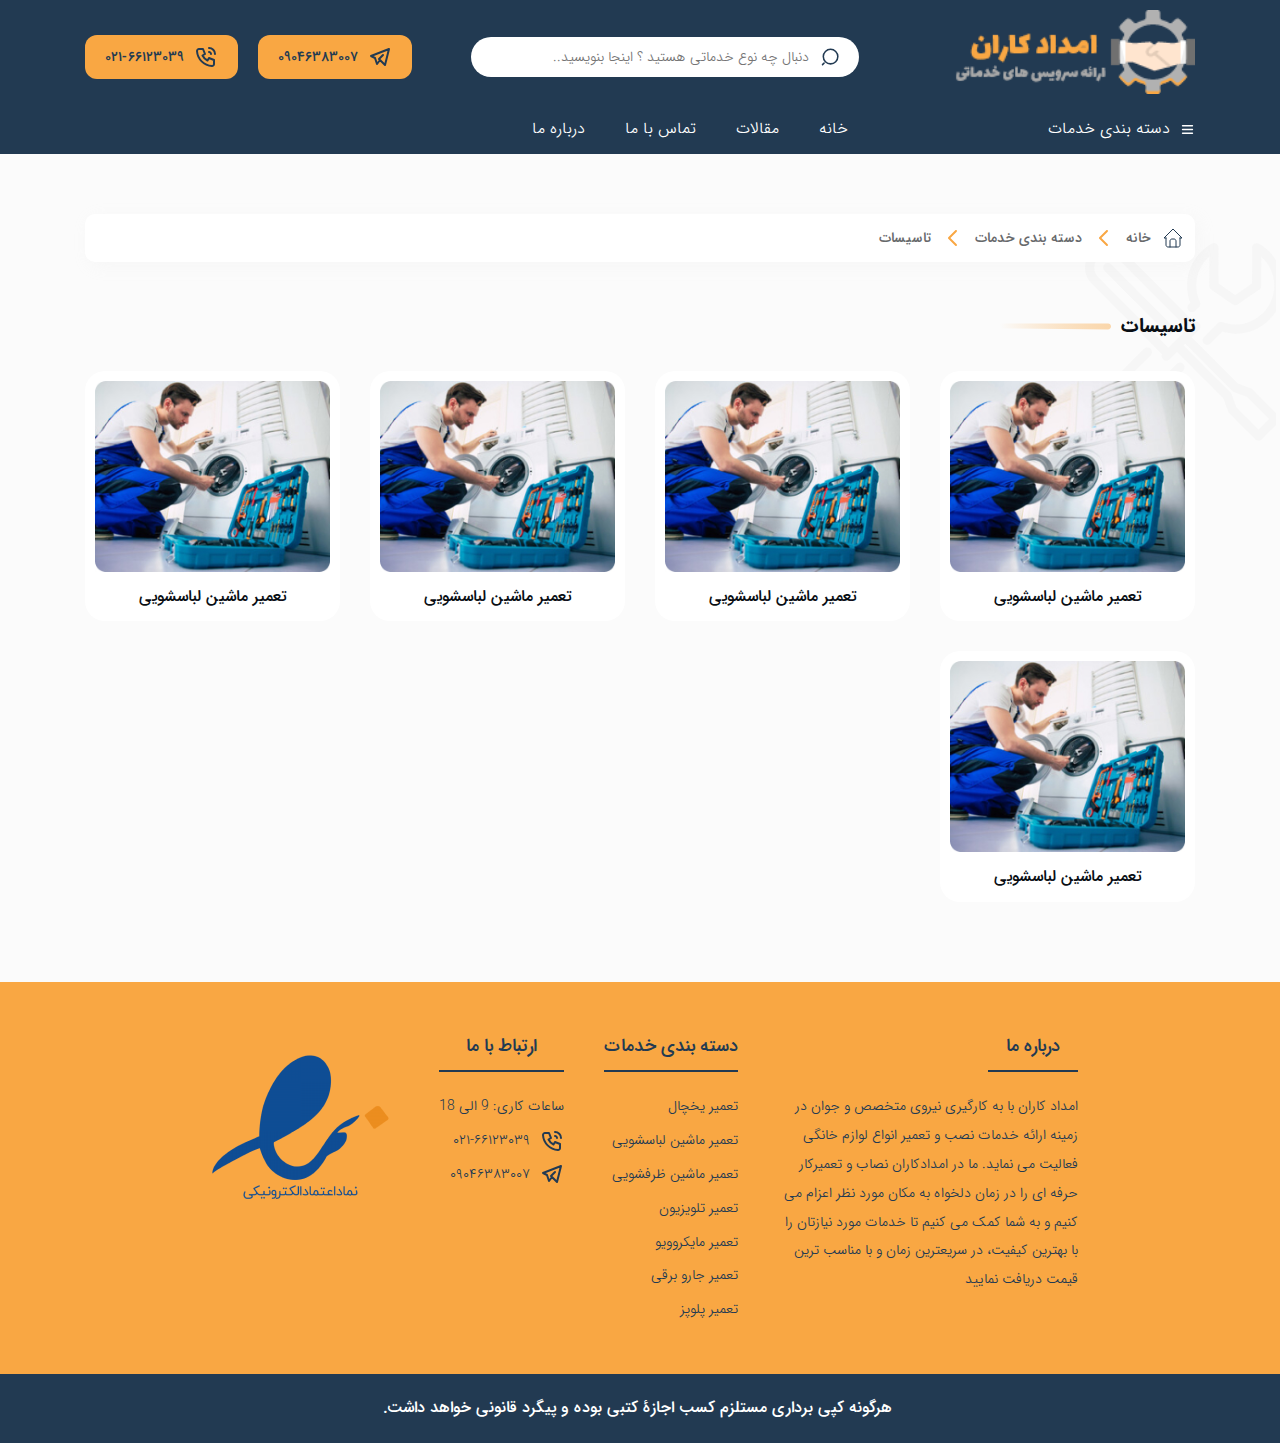
<file: page/services.html>
<!DOCTYPE html>
<html lang="fa" dir="rtl">

<head>
    <meta charset="UTF-8">
    <meta name="viewport" content="width=device-width, initial-scale=1.0">
    <title>services</title>
    <link rel="stylesheet" href="../style/font.css">
    <link rel="stylesheet" href="../style/grid.css">
    <link rel="stylesheet" href="../style/reset.css">
    <link rel="stylesheet" href="../style/app.css">
    <link rel="stylesheet" href="../style/services.css">
    <link rel="stylesheet" href="../style/rispansive.css">
</head>

<body>

    <header class="header">
        <div class="container">
            <div class="header-werraper">
                <div class="header-top">
                    <div class="logo">
                        <img src="../images/headerzip/logo (3) 1.svg" alt="">
                    </div>
                    <div class="header-search">
                        <svg width="20" height="20" viewBox="0 0 24 24" fill="none" xmlns="http://www.w3.org/2000/svg">
                            <path
                                d="M3 11.5C3 16.7467 7.2533 21 12.5 21C17.7467 21 22 16.7467 22 11.5C22 6.25329 17.7467 2 12.5 2C7.2533 2 3 6.25329 3 11.5Z"
                                stroke="#223A52" stroke-width="2" stroke-linecap="round" stroke-linejoin="round" />
                            <path d="M2 22L4 20" stroke="#223A52" stroke-width="2" stroke-linecap="round"
                                stroke-linejoin="round" />
                        </svg>

                        <input class="header-search__input" type="text"
                            placeholder="دنبال چه نوع خدماتی هستید ؟ اینجا بنویسید..">
                    </div>
                    <div class="header-contact">
                        <button class="header-contact__btn btn">
                            ۰۹۰۴۶۳۸۳۰۰۷
                            <svg width="24" height="24" viewBox="0 0 24 24" fill="none"
                                xmlns="http://www.w3.org/2000/svg">
                                <g clip-path="url(#clip0_101_207)">
                                    <path d="M15 10L11 14L17 20L21 4L3 11L7 13L9 19L12 15" stroke="#223A52"
                                        stroke-width="2" stroke-linecap="round" stroke-linejoin="round" />
                                </g>
                                <defs>
                                    <clipPath id="clip0_101_207">
                                        <rect width="24" height="24" fill="white" />
                                    </clipPath>
                                </defs>
                            </svg>

                        </button>
                        <button class="header-contact__btn btn">
                            ۰۲۱-۶۶۱۲۳۰۳۹
                            <svg width="24" height="24" viewBox="0 0 24 24" fill="none"
                                xmlns="http://www.w3.org/2000/svg">
                                <g clip-path="url(#clip0_101_200)">
                                    <path
                                        d="M5 4H9L11 9L8.5 10.5C9.57096 12.6715 11.3285 14.429 13.5 15.5L15 13L20 15V19C20 19.5304 19.7893 20.0391 19.4142 20.4142C19.0391 20.7893 18.5304 21 18 21C14.0993 20.763 10.4202 19.1065 7.65683 16.3432C4.8935 13.5798 3.23705 9.90074 3 6C3 5.46957 3.21071 4.96086 3.58579 4.58579C3.96086 4.21071 4.46957 4 5 4Z"
                                        stroke="#223A52" stroke-width="2" stroke-linecap="round"
                                        stroke-linejoin="round" />
                                    <path
                                        d="M15 7C15.5304 7 16.0391 7.21071 16.4142 7.58579C16.7893 7.96086 17 8.46957 17 9"
                                        stroke="#223A52" stroke-width="2" stroke-linecap="round"
                                        stroke-linejoin="round" />
                                    <path
                                        d="M15 3C16.5913 3 18.1174 3.63214 19.2426 4.75736C20.3679 5.88258 21 7.4087 21 9"
                                        stroke="#223A52" stroke-width="2" stroke-linecap="round"
                                        stroke-linejoin="round" />
                                </g>
                                <defs>
                                    <clipPath id="clip0_101_200">
                                        <rect width="24" height="24" fill="white" />
                                    </clipPath>
                                </defs>
                            </svg>

                        </button>
                    </div>
                    <div class="toggel-menu">
                        <span class="toggel-menu__line"></span>
                    </div>
                </div>
                <div class="header-bottom">
                    <nav class="nav">
                        <ul class="categories-menu">
                            <li class="categories-menu__item">
                                <a class="categories-menu__link">
                                    <svg width="32" height="32" viewBox="0 0 32 32" fill="none"
                                        xmlns="http://www.w3.org/2000/svg">
                                        <g clip-path="url(#clip0_101_192)">
                                            <path d="M5.33331 8H26.6666" stroke="white" stroke-width="2.75"
                                                stroke-linecap="round" stroke-linejoin="round" />
                                            <path d="M5.33331 16H26.6666" stroke="white" stroke-width="2.75"
                                                stroke-linecap="round" stroke-linejoin="round" />
                                            <path d="M5.33331 24H26.6666" stroke="white" stroke-width="2.75"
                                                stroke-linecap="round" stroke-linejoin="round" />
                                        </g>
                                        <defs>
                                            <clipPath id="clip0_101_192">
                                                <rect width="32" height="32" fill="white" />
                                            </clipPath>
                                        </defs>
                                    </svg>

                                    دسته بندی خدمات

                                </a>
                                <div class="mega">
                                    <ul>
                                        <li>
                                            <a class="mega-link">
                                                تاسیسات
                                            </a>
                                            <div class="mega-submenu">
                                                <div class="mega-submenu-content">
                                                    <div class="mega-submenu-box">

                                                        <h5 class="mega-submenu-box__title">لوازم آشپزخانه</h5>
                                                        <ul class="mega-submenu-box__menu">
                                                            <li><a href="">تعمیر یخچال</a></li>
                                                            <li><a href="">تعمیر ماشین لباسشویی</a></li>
                                                            <li><a href="">تعمیر ماشین ظرفشویی</a></li>
                                                            <li><a href="">تعمیر ماکروویو</a></li>
                                                            <li><a href="">تعمیر آسیاب برقی</a></li>
                                                            <li><a href="">تعمیر خردکن برقی</a></li>
                                                            <li><a href="">تعمیر قهوه ساز</a></li>
                                                            <li><a href="">تعمیر چای ساز</a></li>
                                                            <li><a href="">تعمیر اسپرسو ساز</a></li>
                                                            <li><a href="">تعمیر آبمیوه گیری</a></li>
                                                            <li><a href="">تعمیر چرخ گوشت</a></li>
                                                            <li><a href="">تعمیر ساندویچ ساز</a></li>
                                                            <li><a href="">تعمیر بخارپز</a></li>
                                                            <li><a href="">تعمیر پلوپز</a></li>
                                                            <li><a href="">تعمیر کتری برقی</a></li>
                                                            <li><a href="">تعمیر زودپز برقی</a></li>
                                                            <li><a href="">تعمیر کیک پز</a></li>
                                                        </ul>
                                                    </div>
                                                    <div class="mega-submenu-box">

                                                        <h5 class="mega-submenu-box__title">لوازم برقی</h5>
                                                        <ul class="mega-submenu-box__menu">
                                                            <li><a href="">تعمیر اتو</a></li>
                                                            <li><a href="">تعمیر جارو برقی</a></li>
                                                            <li><a href="">تعمیر جارو شارژی</a></li>
                                                            <li><a href="">تعمیر بخارشوی</a></li>
                                                            <li><a href="">تعمیر سرامیک شو</a></li>
                                                            <li><a href="">تعمیر سشوار</a></li>
                                                            <li><a href="">تعمیر بخاری برقی</a></li>

                                                        </ul>
                                                    </div>
                                                    <div class="mega-submenu-box">

                                                        <h5 class="mega-submenu-box__title">لوازم صوتی تصویری</h5>
                                                        <ul class="mega-submenu-box__menu">
                                                            <li><a href="">تعمیر تلویزیون</a></li>
                                                            <li><a href="">تعمیر سینمای خانگی</a></li>
                                                            <li><a href="">تعمیر ماشین ظرفشویی</a></li>
                                                            <li><a href="">تعمیر ماکروویو</a></li>
                                                            <li><a href="">تعمیر آسیاب برقی</a></li>
                                                            <li><a href="">تعمیر خردکن برقی</a></li>
                                                            <li><a href="">تعمیر قهوه ساز</a></li>
                                                            <li><a href="">تعمیر چای ساز</a></li>

                                                        </ul>
                                                    </div>
                                                    <div class="mega-submenu-box">

                                                        <h5 class="mega-submenu-box__title">لوازم صوتی تصویری</h5>
                                                        <ul class="mega-submenu-box__menu">
                                                            <li><a href="">تعمیر تلویزیون</a></li>
                                                            <li><a href="">تعمیر سینمای خانگی</a></li>
                                                            <li><a href="">تعمیر ماشین ظرفشویی</a></li>
                                                            <li><a href="">تعمیر ماکروویو</a></li>
                                                            <li><a href="">تعمیر آسیاب برقی</a></li>
                                                            <li><a href="">تعمیر خردکن برقی</a></li>
                                                            <li><a href="">تعمیر قهوه ساز</a></li>
                                                            <li><a href="">تعمیر چای ساز</a></li>

                                                        </ul>
                                                    </div>




                                                </div>

                                            </div>

                                        </li>
                                        <li>
                                            <a class="mega-link">
                                                نصب و تعمیر لوازم خانه
                                            </a>
                                            <div class="mega-submenu">
                                                <div class="mega-submenu-content">
                                                    <div class="mega-submenu-box">

                                                        <h5 class="mega-submenu-box__title">لوازم تاسیسات</h5>
                                                        <ul class="mega-submenu-box__menu">
                                                            <li><a href="">تعمیر یخچال</a></li>
                                                            <li><a href="">تعمیر ماشین لباسشویی</a></li>
                                                            <li><a href="">تعمیر ماشین ظرفشویی</a></li>
                                                            <li><a href="">تعمیر ماکروویو</a></li>
                                                            <li><a href="">تعمیر آسیاب برقی</a></li>
                                                            <li><a href="">تعمیر خردکن برقی</a></li>
                                                            <li><a href="">تعمیر قهوه ساز</a></li>
                                                            <li><a href="">تعمیر چای ساز</a></li>
                                                            <li><a href="">تعمیر اسپرسو ساز</a></li>
                                                            <li><a href="">تعمیر آبمیوه گیری</a></li>
                                                            <li><a href="">تعمیر چرخ گوشت</a></li>
                                                            <li><a href="">تعمیر ساندویچ ساز</a></li>
                                                            <li><a href="">تعمیر بخارپز</a></li>
                                                            <li><a href="">تعمیر پلوپز</a></li>
                                                            <li><a href="">تعمیر کتری برقی</a></li>
                                                            <li><a href="">تعمیر زودپز برقی</a></li>
                                                            <li><a href="">تعمیر کیک پز</a></li>
                                                        </ul>
                                                    </div>
                                                    <div class="mega-submenu-box">

                                                        <h5 class="mega-submenu-box__title">لوازم برقی</h5>
                                                        <ul class="mega-submenu-box__menu">
                                                            <li><a href="">تعمیر اتو</a></li>
                                                            <li><a href="">تعمیر جارو برقی</a></li>
                                                            <li><a href="">تعمیر جارو شارژی</a></li>
                                                            <li><a href="">تعمیر بخارشوی</a></li>
                                                            <li><a href="">تعمیر سرامیک شو</a></li>
                                                            <li><a href="">تعمیر سشوار</a></li>
                                                            <li><a href="">تعمیر بخاری برقی</a></li>

                                                        </ul>
                                                    </div>
                                                    <div class="mega-submenu-box">

                                                        <h5 class="mega-submenu-box__title">لوازم صوتی تصویری</h5>
                                                        <ul class="mega-submenu-box__menu">
                                                            <li><a href="">تعمیر تلویزیون</a></li>
                                                            <li><a href="">تعمیر سینمای خانگی</a></li>
                                                            <li><a href="">تعمیر ماشین ظرفشویی</a></li>
                                                            <li><a href="">تعمیر ماکروویو</a></li>
                                                            <li><a href="">تعمیر آسیاب برقی</a></li>
                                                            <li><a href="">تعمیر خردکن برقی</a></li>
                                                            <li><a href="">تعمیر قهوه ساز</a></li>
                                                            <li><a href="">تعمیر چای ساز</a></li>

                                                        </ul>
                                                    </div>
                                                    <div class="mega-submenu-box">

                                                        <h5 class="mega-submenu-box__title">لوازم صوتی تصویری</h5>
                                                        <ul class="mega-submenu-box__menu">
                                                            <li><a href="">تعمیر تلویزیون</a></li>
                                                            <li><a href="">تعمیر سینمای خانگی</a></li>
                                                            <li><a href="">تعمیر ماشین ظرفشویی</a></li>
                                                            <li><a href="">تعمیر ماکروویو</a></li>
                                                            <li><a href="">تعمیر آسیاب برقی</a></li>
                                                            <li><a href="">تعمیر خردکن برقی</a></li>
                                                            <li><a href="">تعمیر قهوه ساز</a></li>
                                                            <li><a href="">تعمیر چای ساز</a></li>

                                                        </ul>
                                                    </div>




                                                </div>

                                            </div>
                                        </li>
                                        <li>
                                            <a class="mega-link">
                                                برق و الکترونیک
                                            </a>
                                            <div class="mega-submenu">
                                                <div class="mega-submenu-content">
                                                    <div class="mega-submenu-box">

                                                        <h5 class="mega-submenu-box__title">لوازم آشپزخانه</h5>
                                                        <ul class="mega-submenu-box__menu">
                                                            <li><a href="">تعمیر یخچال</a></li>
                                                            <li><a href="">تعمیر ماشین لباسشویی</a></li>
                                                            <li><a href="">تعمیر ماشین ظرفشویی</a></li>
                                                            <li><a href="">تعمیر ماکروویو</a></li>
                                                            <li><a href="">تعمیر آسیاب برقی</a></li>
                                                            <li><a href="">تعمیر خردکن برقی</a></li>
                                                            <li><a href="">تعمیر قهوه ساز</a></li>
                                                            <li><a href="">تعمیر چای ساز</a></li>
                                                            <li><a href="">تعمیر اسپرسو ساز</a></li>
                                                            <li><a href="">تعمیر آبمیوه گیری</a></li>
                                                            <li><a href="">تعمیر چرخ گوشت</a></li>
                                                            <li><a href="">تعمیر ساندویچ ساز</a></li>
                                                            <li><a href="">تعمیر بخارپز</a></li>
                                                            <li><a href="">تعمیر پلوپز</a></li>
                                                            <li><a href="">تعمیر کتری برقی</a></li>
                                                            <li><a href="">تعمیر زودپز برقی</a></li>
                                                            <li><a href="">تعمیر کیک پز</a></li>
                                                        </ul>
                                                    </div>
                                                    <div class="mega-submenu-box">

                                                        <h5 class="mega-submenu-box__title">لوازم برقی</h5>
                                                        <ul class="mega-submenu-box__menu">
                                                            <li><a href="">تعمیر اتو</a></li>
                                                            <li><a href="">تعمیر جارو برقی</a></li>
                                                            <li><a href="">تعمیر جارو شارژی</a></li>
                                                            <li><a href="">تعمیر بخارشوی</a></li>
                                                            <li><a href="">تعمیر سرامیک شو</a></li>
                                                            <li><a href="">تعمیر سشوار</a></li>
                                                            <li><a href="">تعمیر بخاری برقی</a></li>

                                                        </ul>
                                                    </div>
                                                    <div class="mega-submenu-box">

                                                        <h5 class="mega-submenu-box__title">لوازم صوتی تصویری</h5>
                                                        <ul class="mega-submenu-box__menu">
                                                            <li><a href="">تعمیر تلویزیون</a></li>
                                                            <li><a href="">تعمیر سینمای خانگی</a></li>
                                                            <li><a href="">تعمیر ماشین ظرفشویی</a></li>
                                                            <li><a href="">تعمیر ماکروویو</a></li>
                                                            <li><a href="">تعمیر آسیاب برقی</a></li>
                                                            <li><a href="">تعمیر خردکن برقی</a></li>
                                                            <li><a href="">تعمیر قهوه ساز</a></li>
                                                            <li><a href="">تعمیر چای ساز</a></li>

                                                        </ul>
                                                    </div>
                                                    <div class="mega-submenu-box">

                                                        <h5 class="mega-submenu-box__title">لوازم صوتی تصویری</h5>
                                                        <ul class="mega-submenu-box__menu">
                                                            <li><a href="">تعمیر تلویزیون</a></li>
                                                            <li><a href="">تعمیر سینمای خانگی</a></li>
                                                            <li><a href="">تعمیر ماشین ظرفشویی</a></li>
                                                            <li><a href="">تعمیر ماکروویو</a></li>
                                                            <li><a href="">تعمیر آسیاب برقی</a></li>
                                                            <li><a href="">تعمیر خردکن برقی</a></li>
                                                            <li><a href="">تعمیر قهوه ساز</a></li>
                                                            <li><a href="">تعمیر چای ساز</a></li>

                                                        </ul>
                                                    </div>




                                                </div>

                                            </div>
                                        </li>
                                        <li>
                                            <a class="mega-link">
                                                تعمیرات برد
                                            </a>
                                            <div class="mega-submenu">
                                                <div class="mega-submenu-content">
                                                    <div class="mega-submenu-box">

                                                        <h5 class="mega-submenu-box__title">لوازم آشپزخانه</h5>
                                                        <ul class="mega-submenu-box__menu">
                                                            <li><a href="">تعمیر یخچال</a></li>
                                                            <li><a href="">تعمیر ماشین لباسشویی</a></li>
                                                            <li><a href="">تعمیر ماشین ظرفشویی</a></li>
                                                            <li><a href="">تعمیر ماکروویو</a></li>
                                                            <li><a href="">تعمیر آسیاب برقی</a></li>
                                                            <li><a href="">تعمیر خردکن برقی</a></li>
                                                            <li><a href="">تعمیر قهوه ساز</a></li>
                                                            <li><a href="">تعمیر چای ساز</a></li>
                                                            <li><a href="">تعمیر اسپرسو ساز</a></li>
                                                            <li><a href="">تعمیر آبمیوه گیری</a></li>
                                                            <li><a href="">تعمیر چرخ گوشت</a></li>
                                                            <li><a href="">تعمیر ساندویچ ساز</a></li>
                                                            <li><a href="">تعمیر بخارپز</a></li>
                                                            <li><a href="">تعمیر پلوپز</a></li>
                                                            <li><a href="">تعمیر کتری برقی</a></li>
                                                            <li><a href="">تعمیر زودپز برقی</a></li>
                                                            <li><a href="">تعمیر کیک پز</a></li>
                                                        </ul>
                                                    </div>
                                                    <div class="mega-submenu-box">

                                                        <h5 class="mega-submenu-box__title">لوازم برقی</h5>
                                                        <ul class="mega-submenu-box__menu">
                                                            <li><a href="">تعمیر اتو</a></li>
                                                            <li><a href="">تعمیر جارو برقی</a></li>
                                                            <li><a href="">تعمیر جارو شارژی</a></li>
                                                            <li><a href="">تعمیر بخارشوی</a></li>
                                                            <li><a href="">تعمیر سرامیک شو</a></li>
                                                            <li><a href="">تعمیر سشوار</a></li>
                                                            <li><a href="">تعمیر بخاری برقی</a></li>

                                                        </ul>
                                                    </div>
                                                    <div class="mega-submenu-box">

                                                        <h5 class="mega-submenu-box__title">لوازم صوتی تصویری</h5>
                                                        <ul class="mega-submenu-box__menu">
                                                            <li><a href="">تعمیر تلویزیون</a></li>
                                                            <li><a href="">تعمیر سینمای خانگی</a></li>
                                                            <li><a href="">تعمیر ماشین ظرفشویی</a></li>
                                                            <li><a href="">تعمیر ماکروویو</a></li>
                                                            <li><a href="">تعمیر آسیاب برقی</a></li>
                                                            <li><a href="">تعمیر خردکن برقی</a></li>
                                                            <li><a href="">تعمیر قهوه ساز</a></li>
                                                            <li><a href="">تعمیر چای ساز</a></li>

                                                        </ul>
                                                    </div>
                                                    <div class="mega-submenu-box">

                                                        <h5 class="mega-submenu-box__title">لوازم صوتی تصویری</h5>
                                                        <ul class="mega-submenu-box__menu">
                                                            <li><a href="">تعمیر تلویزیون</a></li>
                                                            <li><a href="">تعمیر سینمای خانگی</a></li>
                                                            <li><a href="">تعمیر ماشین ظرفشویی</a></li>
                                                            <li><a href="">تعمیر ماکروویو</a></li>
                                                            <li><a href="">تعمیر آسیاب برقی</a></li>
                                                            <li><a href="">تعمیر خردکن برقی</a></li>
                                                            <li><a href="">تعمیر قهوه ساز</a></li>
                                                            <li><a href="">تعمیر چای ساز</a></li>

                                                        </ul>
                                                    </div>
                                                </div>

                                            </div>
                                        </li>
                                        <li>
                                            <a class="mega-link">
                                                تعمیرات موبایل
                                            </a>
                                            <div class="mega-submenu">
                                                <div class="mega-submenu-content">
                                                    <div class="mega-submenu-box">

                                                        <h5 class="mega-submenu-box__title">لوازم </h5>
                                                        <ul class="mega-submenu-box__menu">
                                                            <li><a href="">تعمیر یخچال</a></li>
                                                            <li><a href="">تعمیر ماشین لباسشویی</a></li>
                                                            <li><a href="">تعمیر ماشین ظرفشویی</a></li>
                                                            <li><a href="">تعمیر ماکروویو</a></li>
                                                            <li><a href="">تعمیر آسیاب برقی</a></li>
                                                            <li><a href="">تعمیر خردکن برقی</a></li>
                                                            <li><a href="">تعمیر قهوه ساز</a></li>
                                                            <li><a href="">تعمیر چای ساز</a></li>
                                                            <li><a href="">تعمیر اسپرسو ساز</a></li>
                                                            <li><a href="">تعمیر آبمیوه گیری</a></li>
                                                            <li><a href="">تعمیر چرخ گوشت</a></li>
                                                            <li><a href="">تعمیر ساندویچ ساز</a></li>
                                                            <li><a href="">تعمیر بخارپز</a></li>
                                                            <li><a href="">تعمیر پلوپز</a></li>
                                                            <li><a href="">تعمیر کتری برقی</a></li>
                                                            <li><a href="">تعمیر زودپز برقی</a></li>
                                                            <li><a href="">تعمیر کیک پز</a></li>
                                                        </ul>
                                                    </div>
                                                    <div class="mega-submenu-box">

                                                        <h5 class="mega-submenu-box__title">لوازم برقی</h5>
                                                        <ul class="mega-submenu-box__menu">
                                                            <li><a href="">تعمیر اتو</a></li>
                                                            <li><a href="">تعمیر جارو برقی</a></li>
                                                            <li><a href="">تعمیر جارو شارژی</a></li>
                                                            <li><a href="">تعمیر بخارشوی</a></li>
                                                            <li><a href="">تعمیر سرامیک شو</a></li>
                                                            <li><a href="">تعمیر سشوار</a></li>
                                                            <li><a href="">تعمیر بخاری برقی</a></li>

                                                        </ul>
                                                    </div>
                                                    <div class="mega-submenu-box">

                                                        <h5 class="mega-submenu-box__title">لوازم صوتی تصویری</h5>
                                                        <ul class="mega-submenu-box__menu">
                                                            <li><a href="">تعمیر تلویزیون</a></li>
                                                            <li><a href="">تعمیر سینمای خانگی</a></li>
                                                            <li><a href="">تعمیر ماشین ظرفشویی</a></li>
                                                            <li><a href="">تعمیر ماکروویو</a></li>
                                                            <li><a href="">تعمیر آسیاب برقی</a></li>
                                                            <li><a href="">تعمیر خردکن برقی</a></li>
                                                            <li><a href="">تعمیر قهوه ساز</a></li>
                                                            <li><a href="">تعمیر چای ساز</a></li>

                                                        </ul>
                                                    </div>
                                                    <div class="mega-submenu-box">

                                                        <h5 class="mega-submenu-box__title">لوازم صوتی تصویری</h5>
                                                        <ul class="mega-submenu-box__menu">
                                                            <li><a href="">تعمیر تلویزیون</a></li>
                                                            <li><a href="">تعمیر سینمای خانگی</a></li>
                                                            <li><a href="">تعمیر ماشین ظرفشویی</a></li>
                                                            <li><a href="">تعمیر ماکروویو</a></li>
                                                            <li><a href="">تعمیر آسیاب برقی</a></li>
                                                            <li><a href="">تعمیر خردکن برقی</a></li>
                                                            <li><a href="">تعمیر قهوه ساز</a></li>
                                                            <li><a href="">تعمیر چای ساز</a></li>

                                                        </ul>
                                                    </div>




                                                </div>

                                            </div>
                                        </li>
                                    </ul>
                                </div>
                            </li>
                        </ul>
                        <ul class="menu">
                            <li class="menu__item">
                                <a class="menu-item__link " href="">خانه</a>
                            </li>
                            <li class="menu__item">
                                <a class="menu-item__link" href="">مقالات</a>
                            </li>
                            <li class="menu__item">
                                <a class="menu-item__link " href="">تماس با ما</a>
                            </li>
                            <li class="menu__item">
                                <a class="menu-item__link " href="">درباره ما</a>
                            </li>

                        </ul>
                    </nav>
                </div>
                <nav class="nav-mobail">
                    <aside>
                        <div class="logo-mobail">
                            <img src="../images/headerzip/logo (3) 1.svg" alt="">
                        </div>
                        <div class="search-mobail">
                            <svg width="20" height="20" viewBox="0 0 24 24" fill="none"
                                xmlns="http://www.w3.org/2000/svg">
                                <path
                                    d="M3 11.5C3 16.7467 7.2533 21 12.5 21C17.7467 21 22 16.7467 22 11.5C22 6.25329 17.7467 2 12.5 2C7.2533 2 3 6.25329 3 11.5Z"
                                    stroke="#223A52" stroke-width="2" stroke-linecap="round" stroke-linejoin="round" />
                                <path d="M2 22L4 20" stroke="#223A52" stroke-width="2" stroke-linecap="round"
                                    stroke-linejoin="round" />
                            </svg>

                            <input class="-search-mobail__input" type="text"
                                placeholder="دنبال چه نوع خدماتی هستید ؟ اینجا بنویسید..">
                        </div>
                        <ul class="menu-mobail">
                            <li class="menu-item">
                                <a href="">
                                    خانه
                                </a>
                            </li>
                            <li class="menu-item">
                                <a href="">
                                    مقالات 
                                </a>
                            </li>
                            <li class="menu-item " id="cours">
                                <a class="dropdown">
                                    دسته بندی خدمات
                                    <svg class="dropdown-icon" xmlns="http://www.w3.org/2000/svg" fill="none"
                                        viewBox="0 0 24 24" stroke-width="4" stroke="currentColor">
                                        <path stroke-linecap="round" stroke-linejoin="round"
                                            d="m19.5 8.25-7.5 7.5-7.5-7.5" />
                                    </svg>
                                </a>
                                <ul>
                                    <li class="menu-item__sub">
                                        <a>تاسیسات
                                            <svg xmlns="http://www.w3.org/2000/svg" fill="none" viewBox="0 0 24 24"
                                                stroke-width="4" stroke="currentColor">
                                                <path stroke-linecap="round" stroke-linejoin="round"
                                                    d="m19.5 8.25-7.5 7.5-7.5-7.5" />
                                            </svg>
                                        </a>
                                        <ul>
                                            <li class="sub-sub">
                                                <a>تعمیرات لوازم خانگی و رفاهی
                                                    <svg xmlns="http://www.w3.org/2000/svg" fill="none"
                                                        viewBox="0 0 24 24" stroke-width="4" stroke="currentColor">
                                                        <path stroke-linecap="round" stroke-linejoin="round"
                                                            d="m19.5 8.25-7.5 7.5-7.5-7.5" />
                                                    </svg>
                                                </a>
                                                <ul>
                                                    <li>
                                                        <a href="">آموزش تعمیرات موبایل

                                                        </a>
                                                    </li>
                                                    <li>
                                                        <a href="">آموزش تعمیرات نرم افزار موبایل</a>
                                                    </li>
                                                    <li>
                                                        <a href="">آموزش تعمیرات تبلت</a>
                                                    </li>
                                                    <li>
                                                        <a href="">آموزش تعمیرات لبتاب</a>
                                                    </li>
                                                    <li>
                                                        <a href="">آموزش پروگرام هارد</a>
                                                    </li>


                                                </ul>
                                            </li>
                                            <li class="sub-sub">
                                                <a>تعمیرات لوازم خانگی و رفاهی
                                                    <svg xmlns="http://www.w3.org/2000/svg" fill="none"
                                                        viewBox="0 0 24 24" stroke-width="4" stroke="currentColor">
                                                        <path stroke-linecap="round" stroke-linejoin="round"
                                                            d="m19.5 8.25-7.5 7.5-7.5-7.5" />
                                                    </svg>
                                                </a>
                                                <ul>
                                                    <li>
                                                        <a href="">آموزش تعمیرات موبایل

                                                        </a>
                                                    </li>
                                                    <li>
                                                        <a href="">آموزش تعمیرات نرم افزار موبایل</a>
                                                    </li>
                                                    <li>
                                                        <a href="">آموزش تعمیرات تبلت</a>
                                                    </li>
                                                    <li>
                                                        <a href="">آموزش تعمیرات لبتاب</a>
                                                    </li>
                                                    <li>
                                                        <a href="">آموزش پروگرام هارد</a>
                                                    </li>


                                                </ul>
                                            </li>
                                            <li class="sub-sub">
                                                <a>تعمیرات لوازم خانگی و رفاهی
                                                    <svg xmlns="http://www.w3.org/2000/svg" fill="none"
                                                        viewBox="0 0 24 24" stroke-width="4" stroke="currentColor">
                                                        <path stroke-linecap="round" stroke-linejoin="round"
                                                            d="m19.5 8.25-7.5 7.5-7.5-7.5" />
                                                    </svg>
                                                </a>
                                                <ul>
                                                    <li>
                                                        <a href="">آموزش تعمیرات موبایل

                                                        </a>
                                                    </li>
                                                    <li>
                                                        <a href="">آموزش تعمیرات نرم افزار موبایل</a>
                                                    </li>
                                                    <li>
                                                        <a href="">آموزش تعمیرات تبلت</a>
                                                    </li>
                                                    <li>
                                                        <a href="">آموزش تعمیرات لبتاب</a>
                                                    </li>
                                                    <li>
                                                        <a href="">آموزش پروگرام هارد</a>
                                                    </li>


                                                </ul>
                                            </li>
                                            <li class="sub-sub">
                                                <a>تعمیرات لوازم خانگی و رفاهی
                                                    <svg xmlns="http://www.w3.org/2000/svg" fill="none"
                                                        viewBox="0 0 24 24" stroke-width="4" stroke="currentColor">
                                                        <path stroke-linecap="round" stroke-linejoin="round"
                                                            d="m19.5 8.25-7.5 7.5-7.5-7.5" />
                                                    </svg>
                                                </a>
                                                <ul>
                                                    <li>
                                                        <a href="">آموزش تعمیرات موبایل

                                                        </a>
                                                    </li>
                                                    <li>
                                                        <a href="">آموزش تعمیرات نرم افزار موبایل</a>
                                                    </li>
                                                    <li>
                                                        <a href="">آموزش تعمیرات تبلت</a>
                                                    </li>
                                                    <li>
                                                        <a href="">آموزش تعمیرات لبتاب</a>
                                                    </li>
                                                    <li>
                                                        <a href="">آموزش پروگرام هارد</a>
                                                    </li>


                                                </ul>
                                            </li>
                                            <li class="sub-sub">
                                                <a>تعمیرات لوازم خانگی و رفاهی
                                                    <svg xmlns="http://www.w3.org/2000/svg" fill="none"
                                                        viewBox="0 0 24 24" stroke-width="4" stroke="currentColor">
                                                        <path stroke-linecap="round" stroke-linejoin="round"
                                                            d="m19.5 8.25-7.5 7.5-7.5-7.5" />
                                                    </svg>
                                                </a>
                                                <ul>
                                                    <li>
                                                        <a href="">آموزش تعمیرات موبایل

                                                        </a>
                                                    </li>
                                                    <li>
                                                        <a href="">آموزش تعمیرات نرم افزار موبایل</a>
                                                    </li>
                                                    <li>
                                                        <a href="">آموزش تعمیرات تبلت</a>
                                                    </li>
                                                    <li>
                                                        <a href="">آموزش تعمیرات لبتاب</a>
                                                    </li>
                                                    <li>
                                                        <a href="">آموزش پروگرام هارد</a>
                                                    </li>


                                                </ul>
                                            </li>


                                        </ul>
                                    </li>
                                    <li class="menu-item__sub">
                                        <a>نصب و تعمیر لوازم خانه
                                            <svg xmlns="http://www.w3.org/2000/svg" fill="none" viewBox="0 0 24 24"
                                                stroke-width="4" stroke="currentColor">
                                                <path stroke-linecap="round" stroke-linejoin="round"
                                                    d="m19.5 8.25-7.5 7.5-7.5-7.5" />
                                            </svg>
                                        </a>
                                        <ul>
                                            <li class="sub-sub">
                                                <a>تعمیرات لوازم خانگی و رفاهی
                                                    <svg xmlns="http://www.w3.org/2000/svg" fill="none"
                                                        viewBox="0 0 24 24" stroke-width="4" stroke="currentColor">
                                                        <path stroke-linecap="round" stroke-linejoin="round"
                                                            d="m19.5 8.25-7.5 7.5-7.5-7.5" />
                                                    </svg>
                                                </a>
                                                <ul>
                                                    <li>
                                                        <a href="">آموزش تعمیرات موبایل

                                                        </a>
                                                    </li>
                                                    <li>
                                                        <a href="">آموزش تعمیرات نرم افزار موبایل</a>
                                                    </li>
                                                    <li>
                                                        <a href="">آموزش تعمیرات تبلت</a>
                                                    </li>
                                                    <li>
                                                        <a href="">آموزش تعمیرات لبتاب</a>
                                                    </li>
                                                    <li>
                                                        <a href="">آموزش پروگرام هارد</a>
                                                    </li>


                                                </ul>
                                            </li>
                                            <li class="sub-sub">
                                                <a>تعمیرات لوازم خانگی و رفاهی
                                                    <svg xmlns="http://www.w3.org/2000/svg" fill="none"
                                                        viewBox="0 0 24 24" stroke-width="4" stroke="currentColor">
                                                        <path stroke-linecap="round" stroke-linejoin="round"
                                                            d="m19.5 8.25-7.5 7.5-7.5-7.5" />
                                                    </svg>
                                                </a>
                                                <ul>
                                                    <li>
                                                        <a href="">آموزش تعمیرات موبایل

                                                        </a>
                                                    </li>
                                                    <li>
                                                        <a href="">آموزش تعمیرات نرم افزار موبایل</a>
                                                    </li>
                                                    <li>
                                                        <a href="">آموزش تعمیرات تبلت</a>
                                                    </li>
                                                    <li>
                                                        <a href="">آموزش تعمیرات لبتاب</a>
                                                    </li>
                                                    <li>
                                                        <a href="">آموزش پروگرام هارد</a>
                                                    </li>


                                                </ul>
                                            </li>
                                            <li class="sub-sub">
                                                <a>تعمیرات لوازم خانگی و رفاهی
                                                    <svg xmlns="http://www.w3.org/2000/svg" fill="none"
                                                        viewBox="0 0 24 24" stroke-width="4" stroke="currentColor">
                                                        <path stroke-linecap="round" stroke-linejoin="round"
                                                            d="m19.5 8.25-7.5 7.5-7.5-7.5" />
                                                    </svg>
                                                </a>
                                                <ul>
                                                    <li>
                                                        <a href="">آموزش تعمیرات موبایل

                                                        </a>
                                                    </li>
                                                    <li>
                                                        <a href="">آموزش تعمیرات نرم افزار موبایل</a>
                                                    </li>
                                                    <li>
                                                        <a href="">آموزش تعمیرات تبلت</a>
                                                    </li>
                                                    <li>
                                                        <a href="">آموزش تعمیرات لبتاب</a>
                                                    </li>
                                                    <li>
                                                        <a href="">آموزش پروگرام هارد</a>
                                                    </li>


                                                </ul>
                                            </li>
                                            <li class="sub-sub">
                                                <a>تعمیرات لوازم خانگی و رفاهی
                                                    <svg xmlns="http://www.w3.org/2000/svg" fill="none"
                                                        viewBox="0 0 24 24" stroke-width="4" stroke="currentColor">
                                                        <path stroke-linecap="round" stroke-linejoin="round"
                                                            d="m19.5 8.25-7.5 7.5-7.5-7.5" />
                                                    </svg>
                                                </a>
                                                <ul>
                                                    <li>
                                                        <a href="">آموزش تعمیرات موبایل

                                                        </a>
                                                    </li>
                                                    <li>
                                                        <a href="">آموزش تعمیرات نرم افزار موبایل</a>
                                                    </li>
                                                    <li>
                                                        <a href="">آموزش تعمیرات تبلت</a>
                                                    </li>
                                                    <li>
                                                        <a href="">آموزش تعمیرات لبتاب</a>
                                                    </li>
                                                    <li>
                                                        <a href="">آموزش پروگرام هارد</a>
                                                    </li>


                                                </ul>
                                            </li>
                                            <li class="sub-sub">
                                                <a>تعمیرات لوازم خانگی و رفاهی
                                                    <svg xmlns="http://www.w3.org/2000/svg" fill="none"
                                                        viewBox="0 0 24 24" stroke-width="4" stroke="currentColor">
                                                        <path stroke-linecap="round" stroke-linejoin="round"
                                                            d="m19.5 8.25-7.5 7.5-7.5-7.5" />
                                                    </svg>
                                                </a>
                                                <ul>
                                                    <li>
                                                        <a href="">آموزش تعمیرات موبایل

                                                        </a>
                                                    </li>
                                                    <li>
                                                        <a href="">آموزش تعمیرات نرم افزار موبایل</a>
                                                    </li>
                                                    <li>
                                                        <a href="">آموزش تعمیرات تبلت</a>
                                                    </li>
                                                    <li>
                                                        <a href="">آموزش تعمیرات لبتاب</a>
                                                    </li>
                                                    <li>
                                                        <a href="">آموزش پروگرام هارد</a>
                                                    </li>


                                                </ul>
                                            </li>


                                        </ul>
                                    </li>
                                    <li class="menu-item__sub">
                                        <a>برق و الکترونیک
                                            <svg xmlns="http://www.w3.org/2000/svg" fill="none" viewBox="0 0 24 24"
                                                stroke-width="4" stroke="currentColor">
                                                <path stroke-linecap="round" stroke-linejoin="round"
                                                    d="m19.5 8.25-7.5 7.5-7.5-7.5" />
                                            </svg>
                                        </a>
                                        <ul>
                                            <li class="sub-sub">
                                                <a>تعمیرات لوازم خانگی و رفاهی
                                                    <svg xmlns="http://www.w3.org/2000/svg" fill="none"
                                                        viewBox="0 0 24 24" stroke-width="4" stroke="currentColor">
                                                        <path stroke-linecap="round" stroke-linejoin="round"
                                                            d="m19.5 8.25-7.5 7.5-7.5-7.5" />
                                                    </svg>
                                                </a>
                                                <ul>
                                                    <li>
                                                        <a href="">آموزش تعمیرات موبایل

                                                        </a>
                                                    </li>
                                                    <li>
                                                        <a href="">آموزش تعمیرات نرم افزار موبایل</a>
                                                    </li>
                                                    <li>
                                                        <a href="">آموزش تعمیرات تبلت</a>
                                                    </li>
                                                    <li>
                                                        <a href="">آموزش تعمیرات لبتاب</a>
                                                    </li>
                                                    <li>
                                                        <a href="">آموزش پروگرام هارد</a>
                                                    </li>


                                                </ul>
                                            </li>
                                            <li class="sub-sub">
                                                <a>تعمیرات لوازم خانگی و رفاهی
                                                    <svg xmlns="http://www.w3.org/2000/svg" fill="none"
                                                        viewBox="0 0 24 24" stroke-width="4" stroke="currentColor">
                                                        <path stroke-linecap="round" stroke-linejoin="round"
                                                            d="m19.5 8.25-7.5 7.5-7.5-7.5" />
                                                    </svg>
                                                </a>
                                                <ul>
                                                    <li>
                                                        <a href="">آموزش تعمیرات موبایل

                                                        </a>
                                                    </li>
                                                    <li>
                                                        <a href="">آموزش تعمیرات نرم افزار موبایل</a>
                                                    </li>
                                                    <li>
                                                        <a href="">آموزش تعمیرات تبلت</a>
                                                    </li>
                                                    <li>
                                                        <a href="">آموزش تعمیرات لبتاب</a>
                                                    </li>
                                                    <li>
                                                        <a href="">آموزش پروگرام هارد</a>
                                                    </li>


                                                </ul>
                                            </li>
                                            <li class="sub-sub">
                                                <a>تعمیرات لوازم خانگی و رفاهی
                                                    <svg xmlns="http://www.w3.org/2000/svg" fill="none"
                                                        viewBox="0 0 24 24" stroke-width="4" stroke="currentColor">
                                                        <path stroke-linecap="round" stroke-linejoin="round"
                                                            d="m19.5 8.25-7.5 7.5-7.5-7.5" />
                                                    </svg>
                                                </a>
                                                <ul>
                                                    <li>
                                                        <a href="">آموزش تعمیرات موبایل

                                                        </a>
                                                    </li>
                                                    <li>
                                                        <a href="">آموزش تعمیرات نرم افزار موبایل</a>
                                                    </li>
                                                    <li>
                                                        <a href="">آموزش تعمیرات تبلت</a>
                                                    </li>
                                                    <li>
                                                        <a href="">آموزش تعمیرات لبتاب</a>
                                                    </li>
                                                    <li>
                                                        <a href="">آموزش پروگرام هارد</a>
                                                    </li>


                                                </ul>
                                            </li>
                                            <li class="sub-sub">
                                                <a>تعمیرات لوازم خانگی و رفاهی
                                                    <svg xmlns="http://www.w3.org/2000/svg" fill="none"
                                                        viewBox="0 0 24 24" stroke-width="4" stroke="currentColor">
                                                        <path stroke-linecap="round" stroke-linejoin="round"
                                                            d="m19.5 8.25-7.5 7.5-7.5-7.5" />
                                                    </svg>
                                                </a>
                                                <ul>
                                                    <li>
                                                        <a href="">آموزش تعمیرات موبایل

                                                        </a>
                                                    </li>
                                                    <li>
                                                        <a href="">آموزش تعمیرات نرم افزار موبایل</a>
                                                    </li>
                                                    <li>
                                                        <a href="">آموزش تعمیرات تبلت</a>
                                                    </li>
                                                    <li>
                                                        <a href="">آموزش تعمیرات لبتاب</a>
                                                    </li>
                                                    <li>
                                                        <a href="">آموزش پروگرام هارد</a>
                                                    </li>


                                                </ul>
                                            </li>
                                            <li class="sub-sub">
                                                <a>تعمیرات لوازم خانگی و رفاهی
                                                    <svg xmlns="http://www.w3.org/2000/svg" fill="none"
                                                        viewBox="0 0 24 24" stroke-width="4" stroke="currentColor">
                                                        <path stroke-linecap="round" stroke-linejoin="round"
                                                            d="m19.5 8.25-7.5 7.5-7.5-7.5" />
                                                    </svg>
                                                </a>
                                                <ul>
                                                    <li>
                                                        <a href="">آموزش تعمیرات موبایل

                                                        </a>
                                                    </li>
                                                    <li>
                                                        <a href="">آموزش تعمیرات نرم افزار موبایل</a>
                                                    </li>
                                                    <li>
                                                        <a href="">آموزش تعمیرات تبلت</a>
                                                    </li>
                                                    <li>
                                                        <a href="">آموزش تعمیرات لبتاب</a>
                                                    </li>
                                                    <li>
                                                        <a href="">آموزش پروگرام هارد</a>
                                                    </li>


                                                </ul>
                                            </li>


                                        </ul>
                                    </li>
                                    <li class="menu-item__sub">
                                        <a>تعمیرات برد
                                            <svg xmlns="http://www.w3.org/2000/svg" fill="none" viewBox="0 0 24 24"
                                                stroke-width="4" stroke="currentColor">
                                                <path stroke-linecap="round" stroke-linejoin="round"
                                                    d="m19.5 8.25-7.5 7.5-7.5-7.5" />
                                            </svg>
                                        </a>
                                        <ul>
                                            <li class="sub-sub">
                                                <a>تعمیرات لوازم خانگی و رفاهی
                                                    <svg xmlns="http://www.w3.org/2000/svg" fill="none"
                                                        viewBox="0 0 24 24" stroke-width="4" stroke="currentColor">
                                                        <path stroke-linecap="round" stroke-linejoin="round"
                                                            d="m19.5 8.25-7.5 7.5-7.5-7.5" />
                                                    </svg>
                                                </a>
                                                <ul>
                                                    <li>
                                                        <a href="">آموزش تعمیرات موبایل

                                                        </a>
                                                    </li>
                                                    <li>
                                                        <a href="">آموزش تعمیرات نرم افزار موبایل</a>
                                                    </li>
                                                    <li>
                                                        <a href="">آموزش تعمیرات تبلت</a>
                                                    </li>
                                                    <li>
                                                        <a href="">آموزش تعمیرات لبتاب</a>
                                                    </li>
                                                    <li>
                                                        <a href="">آموزش پروگرام هارد</a>
                                                    </li>


                                                </ul>
                                            </li>
                                            <li class="sub-sub">
                                                <a>تعمیرات لوازم خانگی و رفاهی
                                                    <svg xmlns="http://www.w3.org/2000/svg" fill="none"
                                                        viewBox="0 0 24 24" stroke-width="4" stroke="currentColor">
                                                        <path stroke-linecap="round" stroke-linejoin="round"
                                                            d="m19.5 8.25-7.5 7.5-7.5-7.5" />
                                                    </svg>
                                                </a>
                                                <ul>
                                                    <li>
                                                        <a href="">آموزش تعمیرات موبایل

                                                        </a>
                                                    </li>
                                                    <li>
                                                        <a href="">آموزش تعمیرات نرم افزار موبایل</a>
                                                    </li>
                                                    <li>
                                                        <a href="">آموزش تعمیرات تبلت</a>
                                                    </li>
                                                    <li>
                                                        <a href="">آموزش تعمیرات لبتاب</a>
                                                    </li>
                                                    <li>
                                                        <a href="">آموزش پروگرام هارد</a>
                                                    </li>


                                                </ul>
                                            </li>
                                            <li class="sub-sub">
                                                <a>تعمیرات لوازم خانگی و رفاهی
                                                    <svg xmlns="http://www.w3.org/2000/svg" fill="none"
                                                        viewBox="0 0 24 24" stroke-width="4" stroke="currentColor">
                                                        <path stroke-linecap="round" stroke-linejoin="round"
                                                            d="m19.5 8.25-7.5 7.5-7.5-7.5" />
                                                    </svg>
                                                </a>
                                                <ul>
                                                    <li>
                                                        <a href="">آموزش تعمیرات موبایل

                                                        </a>
                                                    </li>
                                                    <li>
                                                        <a href="">آموزش تعمیرات نرم افزار موبایل</a>
                                                    </li>
                                                    <li>
                                                        <a href="">آموزش تعمیرات تبلت</a>
                                                    </li>
                                                    <li>
                                                        <a href="">آموزش تعمیرات لبتاب</a>
                                                    </li>
                                                    <li>
                                                        <a href="">آموزش پروگرام هارد</a>
                                                    </li>


                                                </ul>
                                            </li>
                                            <li class="sub-sub">
                                                <a>تعمیرات لوازم خانگی و رفاهی
                                                    <svg xmlns="http://www.w3.org/2000/svg" fill="none"
                                                        viewBox="0 0 24 24" stroke-width="4" stroke="currentColor">
                                                        <path stroke-linecap="round" stroke-linejoin="round"
                                                            d="m19.5 8.25-7.5 7.5-7.5-7.5" />
                                                    </svg>
                                                </a>
                                                <ul>
                                                    <li>
                                                        <a href="">آموزش تعمیرات موبایل

                                                        </a>
                                                    </li>
                                                    <li>
                                                        <a href="">آموزش تعمیرات نرم افزار موبایل</a>
                                                    </li>
                                                    <li>
                                                        <a href="">آموزش تعمیرات تبلت</a>
                                                    </li>
                                                    <li>
                                                        <a href="">آموزش تعمیرات لبتاب</a>
                                                    </li>
                                                    <li>
                                                        <a href="">آموزش پروگرام هارد</a>
                                                    </li>


                                                </ul>
                                            </li>
                                            <li class="sub-sub">
                                                <a>تعمیرات لوازم خانگی و رفاهی
                                                    <svg xmlns="http://www.w3.org/2000/svg" fill="none"
                                                        viewBox="0 0 24 24" stroke-width="4" stroke="currentColor">
                                                        <path stroke-linecap="round" stroke-linejoin="round"
                                                            d="m19.5 8.25-7.5 7.5-7.5-7.5" />
                                                    </svg>
                                                </a>
                                                <ul>
                                                    <li>
                                                        <a href="">آموزش تعمیرات موبایل

                                                        </a>
                                                    </li>
                                                    <li>
                                                        <a href="">آموزش تعمیرات نرم افزار موبایل</a>
                                                    </li>
                                                    <li>
                                                        <a href="">آموزش تعمیرات تبلت</a>
                                                    </li>
                                                    <li>
                                                        <a href="">آموزش تعمیرات لبتاب</a>
                                                    </li>
                                                    <li>
                                                        <a href="">آموزش پروگرام هارد</a>
                                                    </li>


                                                </ul>
                                            </li>


                                        </ul>
                                    </li>
                                    <li class="menu-item__sub">
                                        <a>تعمیرات موبایل
                                            <svg xmlns="http://www.w3.org/2000/svg" fill="none" viewBox="0 0 24 24"
                                                stroke-width="4" stroke="currentColor">
                                                <path stroke-linecap="round" stroke-linejoin="round"
                                                    d="m19.5 8.25-7.5 7.5-7.5-7.5" />
                                            </svg>
                                        </a>
                                        <ul>
                                            <li class="sub-sub">
                                                <a>تعمیرات لوازم خانگی و رفاهی
                                                    <svg xmlns="http://www.w3.org/2000/svg" fill="none"
                                                        viewBox="0 0 24 24" stroke-width="4" stroke="currentColor">
                                                        <path stroke-linecap="round" stroke-linejoin="round"
                                                            d="m19.5 8.25-7.5 7.5-7.5-7.5" />
                                                    </svg>
                                                </a>
                                                <ul>
                                                    <li>
                                                        <a href="">آموزش تعمیرات موبایل

                                                        </a>
                                                    </li>
                                                    <li>
                                                        <a href="">آموزش تعمیرات نرم افزار موبایل</a>
                                                    </li>
                                                    <li>
                                                        <a href="">آموزش تعمیرات تبلت</a>
                                                    </li>
                                                    <li>
                                                        <a href="">آموزش تعمیرات لبتاب</a>
                                                    </li>
                                                    <li>
                                                        <a href="">آموزش پروگرام هارد</a>
                                                    </li>


                                                </ul>
                                            </li>
                                            <li class="sub-sub">
                                                <a>تعمیرات لوازم خانگی و رفاهی
                                                    <svg xmlns="http://www.w3.org/2000/svg" fill="none"
                                                        viewBox="0 0 24 24" stroke-width="4" stroke="currentColor">
                                                        <path stroke-linecap="round" stroke-linejoin="round"
                                                            d="m19.5 8.25-7.5 7.5-7.5-7.5" />
                                                    </svg>
                                                </a>
                                                <ul>
                                                    <li>
                                                        <a href="">آموزش تعمیرات موبایل

                                                        </a>
                                                    </li>
                                                    <li>
                                                        <a href="">آموزش تعمیرات نرم افزار موبایل</a>
                                                    </li>
                                                    <li>
                                                        <a href="">آموزش تعمیرات تبلت</a>
                                                    </li>
                                                    <li>
                                                        <a href="">آموزش تعمیرات لبتاب</a>
                                                    </li>
                                                    <li>
                                                        <a href="">آموزش پروگرام هارد</a>
                                                    </li>


                                                </ul>
                                            </li>
                                            <li class="sub-sub">
                                                <a>تعمیرات لوازم خانگی و رفاهی
                                                    <svg xmlns="http://www.w3.org/2000/svg" fill="none"
                                                        viewBox="0 0 24 24" stroke-width="4" stroke="currentColor">
                                                        <path stroke-linecap="round" stroke-linejoin="round"
                                                            d="m19.5 8.25-7.5 7.5-7.5-7.5" />
                                                    </svg>
                                                </a>
                                                <ul>
                                                    <li>
                                                        <a href="">آموزش تعمیرات موبایل

                                                        </a>
                                                    </li>
                                                    <li>
                                                        <a href="">آموزش تعمیرات نرم افزار موبایل</a>
                                                    </li>
                                                    <li>
                                                        <a href="">آموزش تعمیرات تبلت</a>
                                                    </li>
                                                    <li>
                                                        <a href="">آموزش تعمیرات لبتاب</a>
                                                    </li>
                                                    <li>
                                                        <a href="">آموزش پروگرام هارد</a>
                                                    </li>


                                                </ul>
                                            </li>
                                            <li class="sub-sub">
                                                <a>تعمیرات لوازم خانگی و رفاهی
                                                    <svg xmlns="http://www.w3.org/2000/svg" fill="none"
                                                        viewBox="0 0 24 24" stroke-width="4" stroke="currentColor">
                                                        <path stroke-linecap="round" stroke-linejoin="round"
                                                            d="m19.5 8.25-7.5 7.5-7.5-7.5" />
                                                    </svg>
                                                </a>
                                                <ul>
                                                    <li>
                                                        <a href="">آموزش تعمیرات موبایل

                                                        </a>
                                                    </li>
                                                    <li>
                                                        <a href="">آموزش تعمیرات نرم افزار موبایل</a>
                                                    </li>
                                                    <li>
                                                        <a href="">آموزش تعمیرات تبلت</a>
                                                    </li>
                                                    <li>
                                                        <a href="">آموزش تعمیرات لبتاب</a>
                                                    </li>
                                                    <li>
                                                        <a href="">آموزش پروگرام هارد</a>
                                                    </li>


                                                </ul>
                                            </li>


                                        </ul>
                                    </li>



                                </ul>
                            </li>

                            <li class="menu-item" id="contanct">
                                <a href="">
                                    تماس باما
                                </a>
                            </li>
                            <li class="menu-item" id="about">
                                <a href="">
                                    درباره ما
                                </a>
                            </li>
                        </ul>
                    </aside>
                </nav>
            </div>
        </div>
    </header>
    <main class="main">
        <section class="bredcramp">
            <div class="container">
                <div class="bredcramp-werraper">
                    <svg width="24" height="24" viewBox="0 0 24 24" fill="none" xmlns="http://www.w3.org/2000/svg">
                        <g clip-path="url(#clip0_209_1253)">
                        <path d="M5 12H3L12 3L21 12H19" stroke="#223A52" stroke-linecap="round" stroke-linejoin="round"/>
                        <path d="M5 12V19C5 19.5304 5.21071 20.0391 5.58579 20.4142C5.96086 20.7893 6.46957 21 7 21H17C17.5304 21 18.0391 20.7893 18.4142 20.4142C18.7893 20.0391 19 19.5304 19 19V12" stroke="#223A52" stroke-linecap="round" stroke-linejoin="round"/>
                        <path d="M9 21V15C9 14.4696 9.21071 13.9609 9.58579 13.5858C9.96086 13.2107 10.4696 13 11 13H13C13.5304 13 14.0391 13.2107 14.4142 13.5858C14.7893 13.9609 15 14.4696 15 15V21" stroke="#223A52" stroke-linecap="round" stroke-linejoin="round"/>
                        </g>
                        <defs>
                        <clipPath id="clip0_209_1253">
                        <rect width="24" height="24" fill="white"/>
                        </clipPath>
                        </defs>
                        </svg>
                        <span>خانه</span>
                        <svg width="24" height="24" viewBox="0 0 24 24" fill="none" xmlns="http://www.w3.org/2000/svg">
                            <path fill-rule="evenodd" clip-rule="evenodd" d="M15.7071 4.29289C16.0976 4.68342 16.0976 5.31658 15.7071 5.70711L9.41421 12L15.7071 18.2929C16.0976 18.6834 16.0976 19.3166 15.7071 19.7071C15.3166 20.0976 14.6834 20.0976 14.2929 19.7071L7.29289 12.7071C7.10536 12.5196 7 12.2652 7 12C7 11.7348 7.10536 11.4804 7.29289 11.2929L14.2929 4.29289C14.6834 3.90237 15.3166 3.90237 15.7071 4.29289Z" fill="#F9A743"/>
                            </svg>
                        <span>دسته بندی خدمات</span>
                        <svg width="24" height="24" viewBox="0 0 24 24" fill="none" xmlns="http://www.w3.org/2000/svg">
                            <path fill-rule="evenodd" clip-rule="evenodd" d="M15.7071 4.29289C16.0976 4.68342 16.0976 5.31658 15.7071 5.70711L9.41421 12L15.7071 18.2929C16.0976 18.6834 16.0976 19.3166 15.7071 19.7071C15.3166 20.0976 14.6834 20.0976 14.2929 19.7071L7.29289 12.7071C7.10536 12.5196 7 12.2652 7 12C7 11.7348 7.10536 11.4804 7.29289 11.2929L14.2929 4.29289C14.6834 3.90237 15.3166 3.90237 15.7071 4.29289Z" fill="#F9A743"/>
                        </svg> 
                        <span>تاسیسات</span>

                </div>
            </div>
        </section>
        <section class="services">
            <div class="container">
                <div class="services-heading">
                    <h2 class="services-heading-title">تاسیسات</h2>
                    <svg width="125" height="7" viewBox="0 0 125 7" fill="none" xmlns="http://www.w3.org/2000/svg">
                        <path d="M0 2.89398C0 1.57182 1.07182 0.5 2.39398 0.5H122.015C123.663 0.5 125 1.83651 125 3.48517C125 5.14537 123.645 6.48661 121.985 6.4702L2.37032 5.28785C1.05746 5.27487 0 4.20691 0 2.89398Z" fill="url(#paint0_linear_311_481)"/>
                        <defs>
                        <linearGradient id="paint0_linear_311_481" x1="184.649" y1="-22.6958" x2="14.1106" y2="3.72853" gradientUnits="userSpaceOnUse">
                        <stop   stop-color="#F9A743" stop-opacity="0.5"/>
                        <stop offset="1"  stop-color="#FBFBFB"/>
                        </linearGradient>
                        </defs>
                        </svg>
                         
                </div>
                <div class="services-werraper">
                    <div class="row">
                        <div class="col-12 col-md-6 col-lg-4 col-xl-3">
                            <div class="Services-box">
                                <div class="Services-box__img">
                                    <img src="../images/landing/1.jpg" alt="">
                                </div>
                                <h3 class="Services-box__title">تعمیر ماشین لباسشویی</h3>
                            </div>
                        </div>
                        <div class="col-12 col-md-6 col-lg-4 col-xl-3">
                            <div class="Services-box">
                                <div class="Services-box__img">
                                    <img src="../images/landing/1.jpg" alt="">
                                </div>
                                <h3 class="Services-box__title">تعمیر ماشین لباسشویی</h3>
                            </div>
                        </div>
                        <div class="col-12 col-md-6 col-lg-4 col-xl-3">
                            <div class="Services-box">
                                <div class="Services-box__img">
                                    <img src="../images/landing/1.jpg" alt="">
                                </div>
                                <h3 class="Services-box__title">تعمیر ماشین لباسشویی</h3>
                            </div>
                        </div>
                        <div class="col-12 col-md-6 col-lg-4 col-xl-3">
                            <div class="Services-box">
                                <div class="Services-box__img">
                                    <img src="../images/landing/1.jpg" alt="">
                                </div>
                                <h3 class="Services-box__title">تعمیر ماشین لباسشویی</h3>
                            </div>
                        </div>
                        <div class="col-12 col-md-6 col-lg-4 col-xl-3">
                            <div class="Services-box">
                                <div class="Services-box__img">
                                    <img src="../images/landing/1.jpg" alt="">
                                </div>
                                <h3 class="Services-box__title">تعمیر ماشین لباسشویی</h3>
                            </div>
                        </div>
                    </div>
                </div>
            </div>
        </section>
        
    </main>
    <footer class="footer">
            <div class="footer-top">
                <div class="container">
                    <div class="footer-top-werraper">

                        <div class="footer-content">
                            <h3 class="footer-content-title">درباره ما</h3>
                            <p class="footer-content-caption">امداد کاران با به کارگیری نیروی متخصص و جوان در زمینه ارائه خدمات نصب و تعمیر انواع لوازم خانگی فعالیت می نماید. ما در امدادکاران نصاب و تعمیرکار حرفه ای را در زمان دلخواه به مکان مورد نظر اعزام می کنیم و به شما کمک می کنیم تا خدمات مورد نیازتان را با بهترین کیفیت، در سریعترین زمان و با مناسب ترین قیمت دریافت نمایید</p>
                        </div>
                        <div class="footer-link">
                            <h3 class="footer-link-title">دسته بندی خدمات</h3>
                            <ul class="footer-link-list">
                                <li class="footer-link-list__item">
                                    <a href="">تعمیر یخچال</a>
                                </li>
                                <li class="footer-link-list__item">
                                    <a href=""> تعمیر ماشین لباسشویی</a>
                                </li>
                                <li class="footer-link-list__item">
                                    <a href=""> تعمیر ماشین ظرفشویی</a>
                                </li>
                                <li class="footer-link-list__item">
                                    <a href="">تعمیر تلویزیون</a>
                                </li>
                                <li class="footer-link-list__item">
                                    <a href="">تعمیر مایکروویو</a>
                                </li>
                                <li class="footer-link-list__item">
                                    <a href="">تعمیر جارو برقی</a>
                                </li>
                                <li class="footer-link-list__item">
                                    <a href="">تعمیر پلوپز</a>
                                </li>
                            </ul>
                        </div>
                        <div class="footer-contact">
                            <h3 class="footer-contact__title">ارتباط با ما</h3>
                            <ul class="footer-contact-list">
                                <li class="footer-contact-list__item">ساعات کاری: 9 الی 18</li>
                                <li class="footer-contact-list__item">
                                    <svg width="24" height="24" viewBox="0 0 24 24" fill="none" xmlns="http://www.w3.org/2000/svg">
                                        <g clip-path="url(#clip0_101_398)">
                                        <path d="M5 4H9L11 9L8.5 10.5C9.57096 12.6715 11.3285 14.429 13.5 15.5L15 13L20 15V19C20 19.5304 19.7893 20.0391 19.4142 20.4142C19.0391 20.7893 18.5304 21 18 21C14.0993 20.763 10.4202 19.1065 7.65683 16.3432C4.8935 13.5798 3.23705 9.90074 3 6C3 5.46957 3.21071 4.96086 3.58579 4.58579C3.96086 4.21071 4.46957 4 5 4Z" stroke="#223A52" stroke-width="2" stroke-linecap="round" stroke-linejoin="round"/>
                                        <path d="M15 7C15.5304 7 16.0391 7.21071 16.4142 7.58579C16.7893 7.96086 17 8.46957 17 9" stroke="#223A52" stroke-width="2" stroke-linecap="round" stroke-linejoin="round"/>
                                        <path d="M15 3C16.5913 3 18.1174 3.63214 19.2426 4.75736C20.3679 5.88258 21 7.4087 21 9" stroke="#223A52" stroke-width="2" stroke-linecap="round" stroke-linejoin="round"/>
                                        </g>
                                        <defs>
                                        <clipPath id="clip0_101_398">
                                        <rect width="24" height="24" fill="white"/>
                                        </clipPath>
                                        </defs>
                                        </svg>
                                        
    
                                    ۰۲۱-۶۶۱۲۳۰۳۹
                                </li>
                                <li class="footer-contact-list__item">
    
                                    <svg width="24" height="24" viewBox="0 0 24 24" fill="none" xmlns="http://www.w3.org/2000/svg">
                                        <g clip-path="url(#clip0_101_405)">
                                        <path d="M15 10L11 14L17 20L21 4L3 11L7 13L9 19L12 15" stroke="#223A52" stroke-width="2" stroke-linecap="round" stroke-linejoin="round"/>
                                        </g>
                                        <defs>
                                        <clipPath id="clip0_101_405">
                                        <rect width="24" height="24" fill="white"/>
                                        </clipPath>
                                        </defs>
                                        </svg>
                                        
                                    ۰۹۰۴۶۳۸۳۰۰۷
                                </li>
                            </ul>
                        </div>
                        <div class="footer-enamad">
                            <img class="footer-enamad__img" src="../images/home/enamad_icon_text_color_blue_1024-768x768 1.png" alt="">
                        </div>

                    </div>
                </div>
            </div>
            <div class="footer-bottom">
                <div class="container">
                    <p class="footer-copy"> هرگونه کپی برداری مستلزم کسب اجازۀ کتبی بوده و پیگرد قانونی خواهد داشت.</p>
                </div>
            </div>
    </footer>

   
    <script src="../script/services.js"></script>
</body>

</html>
</file>
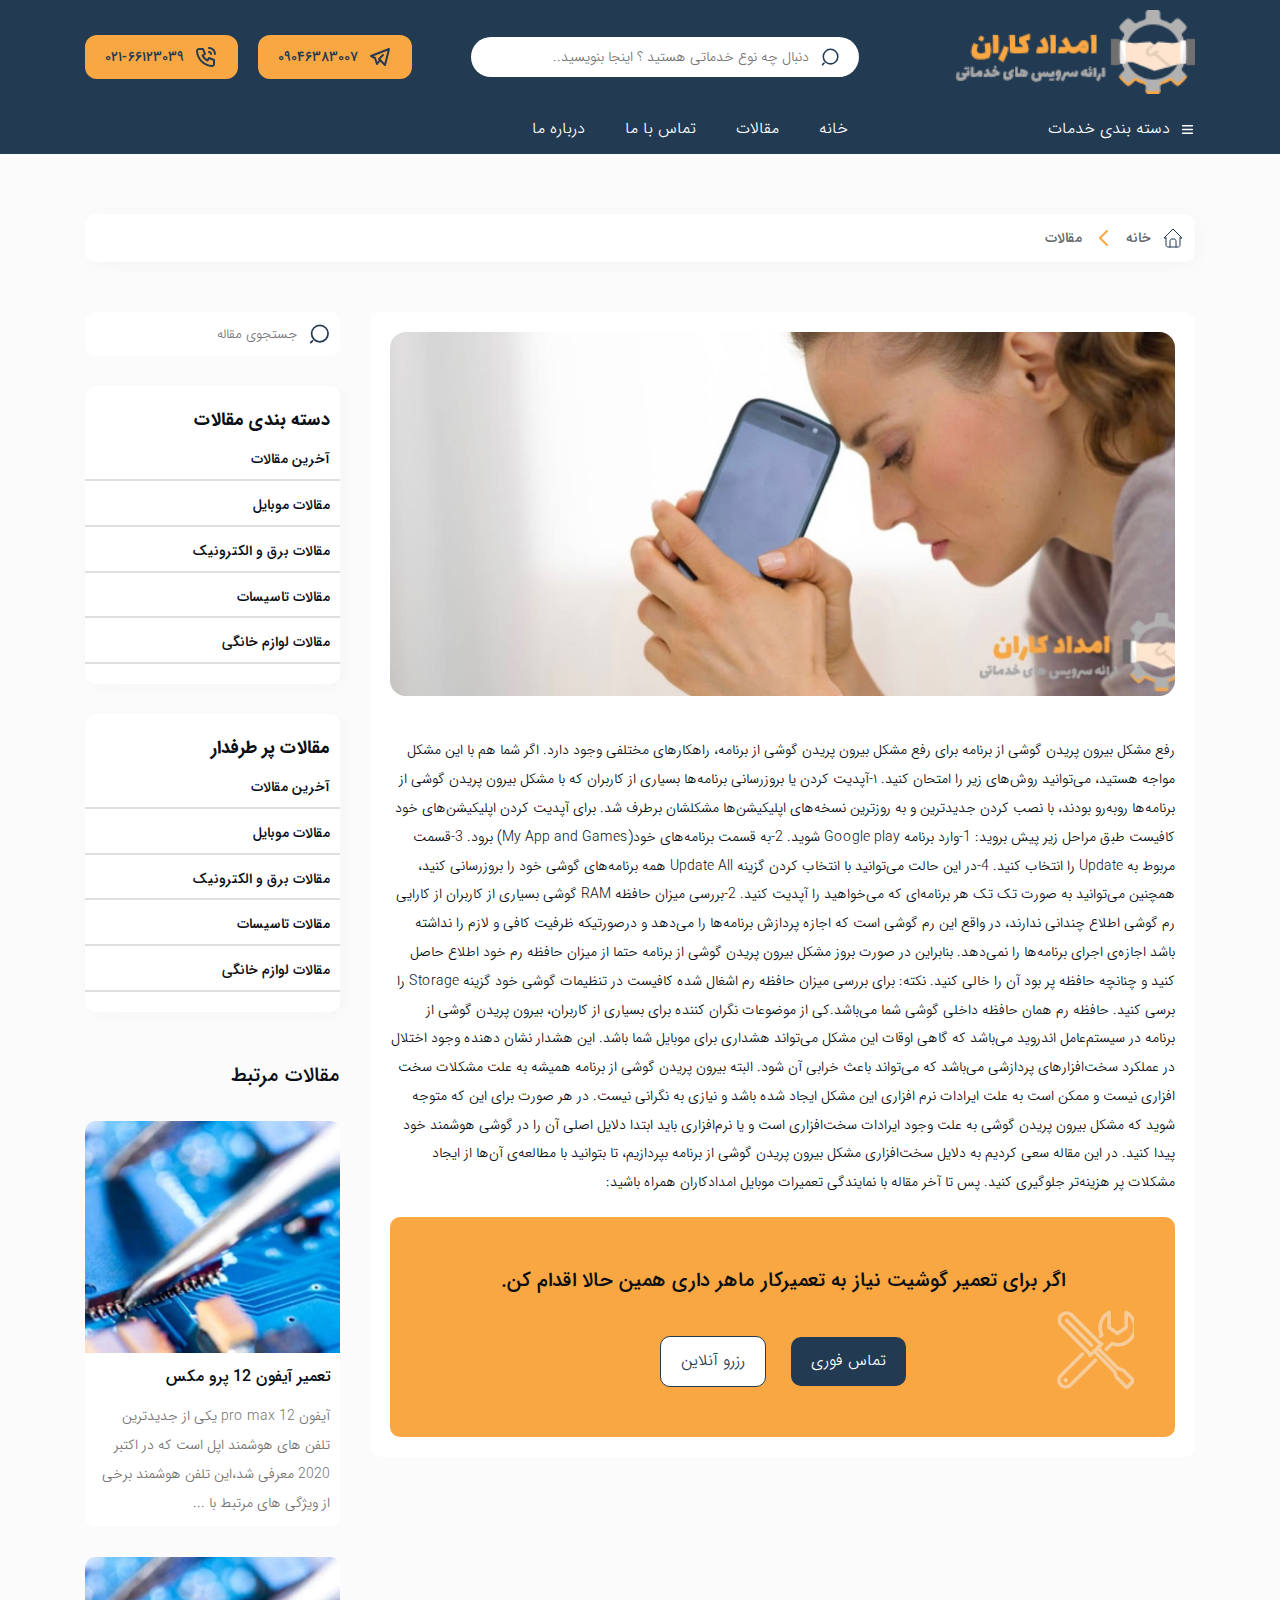
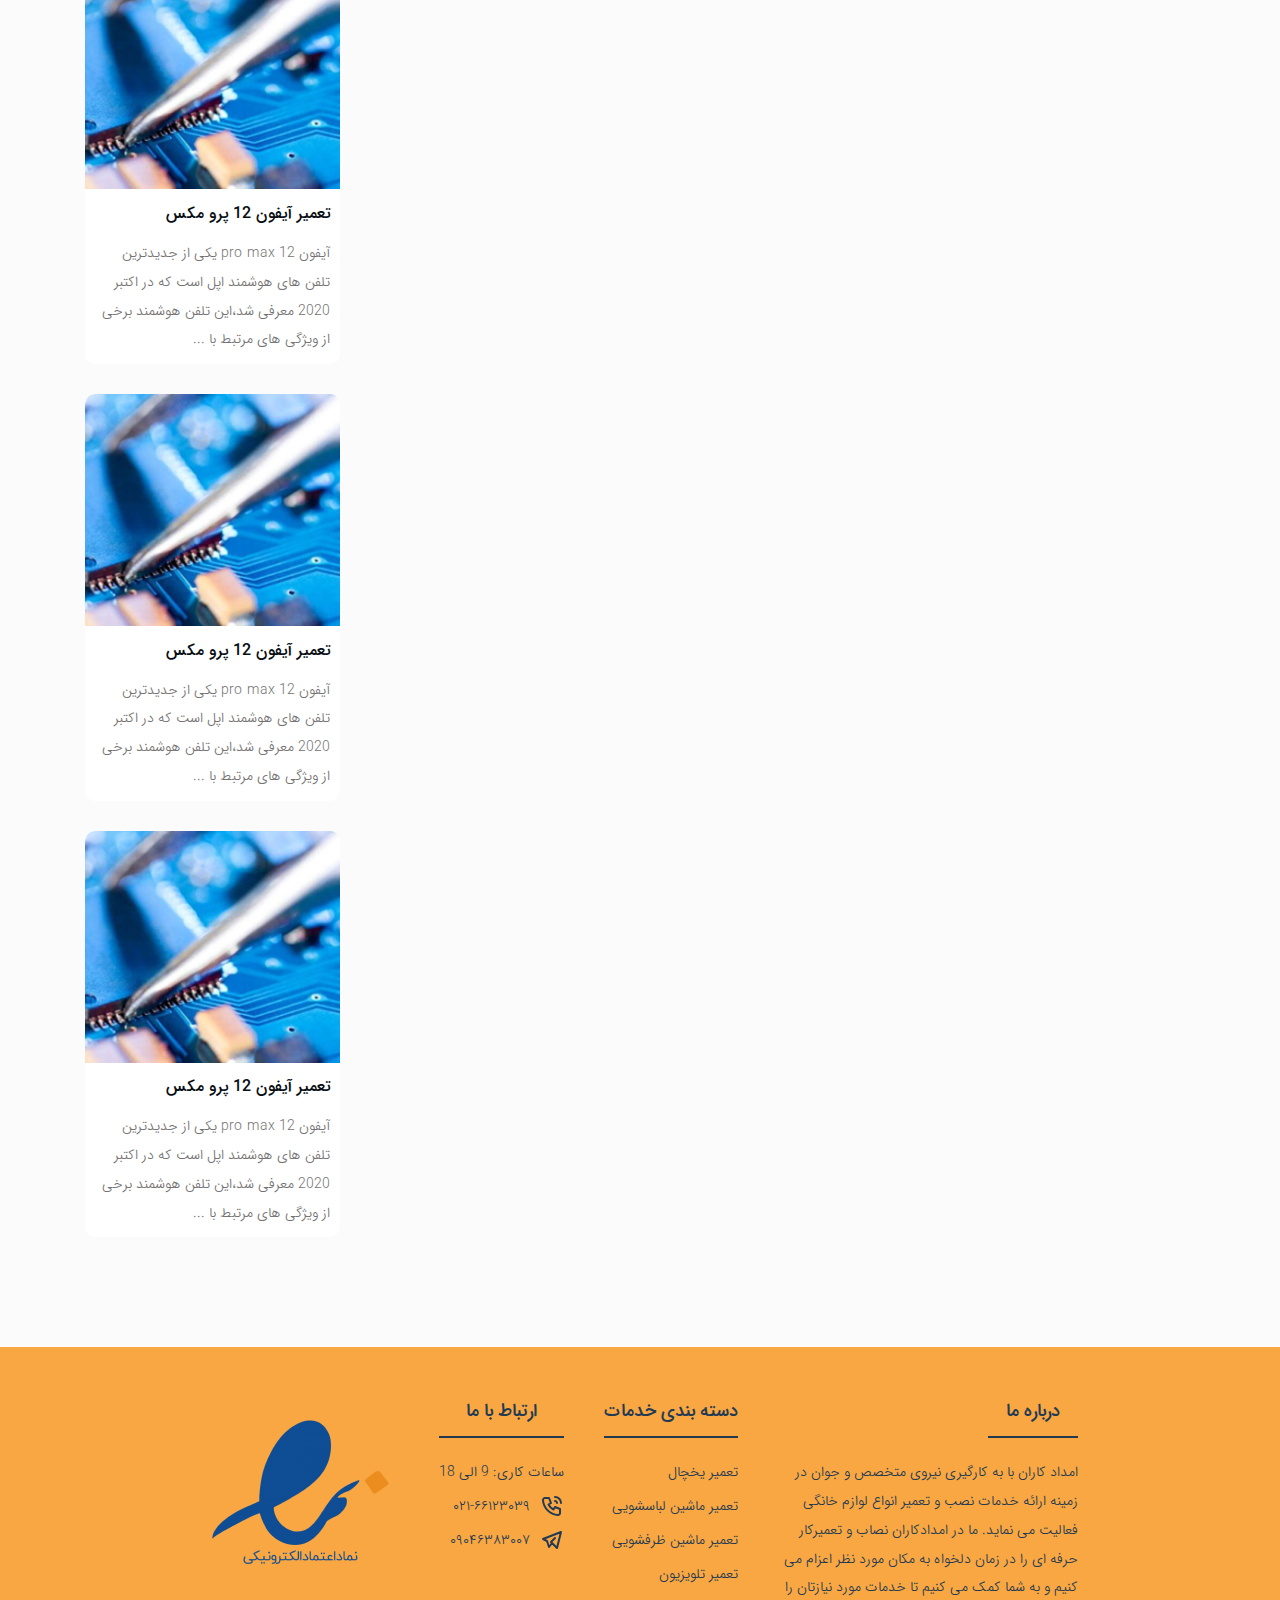
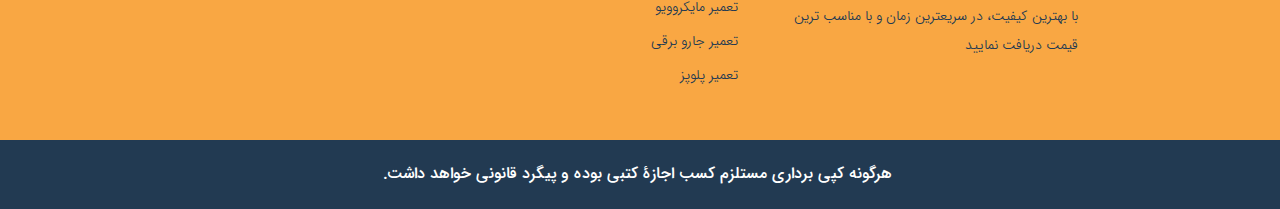
<file: page/single-post.html>
<!DOCTYPE html>
<html lang="fa" dir="rtl">

<head>
    <meta charset="UTF-8">
    <meta name="viewport" content="width=device-width, initial-scale=1.0">
    <title>single-post</title>
    <link rel="stylesheet" href="../style/font.css">
    <link rel="stylesheet" href="../style/grid.css">
    <link rel="stylesheet" href="../style/reset.css">
    <link rel="stylesheet" href="../style/app.css">
    <link rel="stylesheet" href="../style/single-post.css">
    <link rel="stylesheet" href="../style/blog.css">
    <link rel="stylesheet" href="../style/rispansive.css">
</head>

<body>

    <header class="header">
        <div class="container">
            <div class="header-werraper">
                <div class="header-top">
                    <div class="logo">
                        <img src="../images/headerzip/logo (3) 1.svg" alt="">
                    </div>
                    <div class="header-search">
                        <svg width="20" height="20" viewBox="0 0 24 24" fill="none" xmlns="http://www.w3.org/2000/svg">
                            <path
                                d="M3 11.5C3 16.7467 7.2533 21 12.5 21C17.7467 21 22 16.7467 22 11.5C22 6.25329 17.7467 2 12.5 2C7.2533 2 3 6.25329 3 11.5Z"
                                stroke="#223A52" stroke-width="2" stroke-linecap="round" stroke-linejoin="round" />
                            <path d="M2 22L4 20" stroke="#223A52" stroke-width="2" stroke-linecap="round"
                                stroke-linejoin="round" />
                        </svg>

                        <input class="header-search__input" type="text"
                            placeholder="دنبال چه نوع خدماتی هستید ؟ اینجا بنویسید..">
                    </div>
                    <div class="header-contact">
                        <button class="header-contact__btn btn">
                            ۰۹۰۴۶۳۸۳۰۰۷
                            <svg width="24" height="24" viewBox="0 0 24 24" fill="none"
                                xmlns="http://www.w3.org/2000/svg">
                                <g clip-path="url(#clip0_101_207)">
                                    <path d="M15 10L11 14L17 20L21 4L3 11L7 13L9 19L12 15" stroke="#223A52"
                                        stroke-width="2" stroke-linecap="round" stroke-linejoin="round" />
                                </g>
                                <defs>
                                    <clipPath id="clip0_101_207">
                                        <rect width="24" height="24" fill="white" />
                                    </clipPath>
                                </defs>
                            </svg>

                        </button>
                        <button class="header-contact__btn btn">
                            ۰۲۱-۶۶۱۲۳۰۳۹
                            <svg width="24" height="24" viewBox="0 0 24 24" fill="none"
                                xmlns="http://www.w3.org/2000/svg">
                                <g clip-path="url(#clip0_101_200)">
                                    <path
                                        d="M5 4H9L11 9L8.5 10.5C9.57096 12.6715 11.3285 14.429 13.5 15.5L15 13L20 15V19C20 19.5304 19.7893 20.0391 19.4142 20.4142C19.0391 20.7893 18.5304 21 18 21C14.0993 20.763 10.4202 19.1065 7.65683 16.3432C4.8935 13.5798 3.23705 9.90074 3 6C3 5.46957 3.21071 4.96086 3.58579 4.58579C3.96086 4.21071 4.46957 4 5 4Z"
                                        stroke="#223A52" stroke-width="2" stroke-linecap="round"
                                        stroke-linejoin="round" />
                                    <path
                                        d="M15 7C15.5304 7 16.0391 7.21071 16.4142 7.58579C16.7893 7.96086 17 8.46957 17 9"
                                        stroke="#223A52" stroke-width="2" stroke-linecap="round"
                                        stroke-linejoin="round" />
                                    <path
                                        d="M15 3C16.5913 3 18.1174 3.63214 19.2426 4.75736C20.3679 5.88258 21 7.4087 21 9"
                                        stroke="#223A52" stroke-width="2" stroke-linecap="round"
                                        stroke-linejoin="round" />
                                </g>
                                <defs>
                                    <clipPath id="clip0_101_200">
                                        <rect width="24" height="24" fill="white" />
                                    </clipPath>
                                </defs>
                            </svg>

                        </button>
                    </div>
                    <div class="toggel-menu">
                        <span class="toggel-menu__line"></span>
                    </div>
                </div>
                <div class="header-bottom">
                    <nav class="nav">
                        <ul class="categories-menu">
                            <li class="categories-menu__item">
                                <a class="categories-menu__link">
                                    <svg width="32" height="32" viewBox="0 0 32 32" fill="none"
                                        xmlns="http://www.w3.org/2000/svg">
                                        <g clip-path="url(#clip0_101_192)">
                                            <path d="M5.33331 8H26.6666" stroke="white" stroke-width="2.75"
                                                stroke-linecap="round" stroke-linejoin="round" />
                                            <path d="M5.33331 16H26.6666" stroke="white" stroke-width="2.75"
                                                stroke-linecap="round" stroke-linejoin="round" />
                                            <path d="M5.33331 24H26.6666" stroke="white" stroke-width="2.75"
                                                stroke-linecap="round" stroke-linejoin="round" />
                                        </g>
                                        <defs>
                                            <clipPath id="clip0_101_192">
                                                <rect width="32" height="32" fill="white" />
                                            </clipPath>
                                        </defs>
                                    </svg>

                                    دسته بندی خدمات

                                </a>
                                <div class="mega">
                                    <ul>
                                        <li>
                                            <a class="mega-link">
                                                تاسیسات
                                            </a>
                                            <div class="mega-submenu">
                                                <div class="mega-submenu-content">
                                                    <div class="mega-submenu-box">

                                                        <h5 class="mega-submenu-box__title">لوازم آشپزخانه</h5>
                                                        <ul class="mega-submenu-box__menu">
                                                            <li><a href="">تعمیر یخچال</a></li>
                                                            <li><a href="">تعمیر ماشین لباسشویی</a></li>
                                                            <li><a href="">تعمیر ماشین ظرفشویی</a></li>
                                                            <li><a href="">تعمیر ماکروویو</a></li>
                                                            <li><a href="">تعمیر آسیاب برقی</a></li>
                                                            <li><a href="">تعمیر خردکن برقی</a></li>
                                                            <li><a href="">تعمیر قهوه ساز</a></li>
                                                            <li><a href="">تعمیر چای ساز</a></li>
                                                            <li><a href="">تعمیر اسپرسو ساز</a></li>
                                                            <li><a href="">تعمیر آبمیوه گیری</a></li>
                                                            <li><a href="">تعمیر چرخ گوشت</a></li>
                                                            <li><a href="">تعمیر ساندویچ ساز</a></li>
                                                            <li><a href="">تعمیر بخارپز</a></li>
                                                            <li><a href="">تعمیر پلوپز</a></li>
                                                            <li><a href="">تعمیر کتری برقی</a></li>
                                                            <li><a href="">تعمیر زودپز برقی</a></li>
                                                            <li><a href="">تعمیر کیک پز</a></li>
                                                        </ul>
                                                    </div>
                                                    <div class="mega-submenu-box">

                                                        <h5 class="mega-submenu-box__title">لوازم برقی</h5>
                                                        <ul class="mega-submenu-box__menu">
                                                            <li><a href="">تعمیر اتو</a></li>
                                                            <li><a href="">تعمیر جارو برقی</a></li>
                                                            <li><a href="">تعمیر جارو شارژی</a></li>
                                                            <li><a href="">تعمیر بخارشوی</a></li>
                                                            <li><a href="">تعمیر سرامیک شو</a></li>
                                                            <li><a href="">تعمیر سشوار</a></li>
                                                            <li><a href="">تعمیر بخاری برقی</a></li>

                                                        </ul>
                                                    </div>
                                                    <div class="mega-submenu-box">

                                                        <h5 class="mega-submenu-box__title">لوازم صوتی تصویری</h5>
                                                        <ul class="mega-submenu-box__menu">
                                                            <li><a href="">تعمیر تلویزیون</a></li>
                                                            <li><a href="">تعمیر سینمای خانگی</a></li>
                                                            <li><a href="">تعمیر ماشین ظرفشویی</a></li>
                                                            <li><a href="">تعمیر ماکروویو</a></li>
                                                            <li><a href="">تعمیر آسیاب برقی</a></li>
                                                            <li><a href="">تعمیر خردکن برقی</a></li>
                                                            <li><a href="">تعمیر قهوه ساز</a></li>
                                                            <li><a href="">تعمیر چای ساز</a></li>

                                                        </ul>
                                                    </div>
                                                    <div class="mega-submenu-box">

                                                        <h5 class="mega-submenu-box__title">لوازم صوتی تصویری</h5>
                                                        <ul class="mega-submenu-box__menu">
                                                            <li><a href="">تعمیر تلویزیون</a></li>
                                                            <li><a href="">تعمیر سینمای خانگی</a></li>
                                                            <li><a href="">تعمیر ماشین ظرفشویی</a></li>
                                                            <li><a href="">تعمیر ماکروویو</a></li>
                                                            <li><a href="">تعمیر آسیاب برقی</a></li>
                                                            <li><a href="">تعمیر خردکن برقی</a></li>
                                                            <li><a href="">تعمیر قهوه ساز</a></li>
                                                            <li><a href="">تعمیر چای ساز</a></li>

                                                        </ul>
                                                    </div>




                                                </div>

                                            </div>

                                        </li>
                                        <li>
                                            <a class="mega-link">
                                                نصب و تعمیر لوازم خانه
                                            </a>
                                            <div class="mega-submenu">
                                                <div class="mega-submenu-content">
                                                    <div class="mega-submenu-box">

                                                        <h5 class="mega-submenu-box__title">لوازم تاسیسات</h5>
                                                        <ul class="mega-submenu-box__menu">
                                                            <li><a href="">تعمیر یخچال</a></li>
                                                            <li><a href="">تعمیر ماشین لباسشویی</a></li>
                                                            <li><a href="">تعمیر ماشین ظرفشویی</a></li>
                                                            <li><a href="">تعمیر ماکروویو</a></li>
                                                            <li><a href="">تعمیر آسیاب برقی</a></li>
                                                            <li><a href="">تعمیر خردکن برقی</a></li>
                                                            <li><a href="">تعمیر قهوه ساز</a></li>
                                                            <li><a href="">تعمیر چای ساز</a></li>
                                                            <li><a href="">تعمیر اسپرسو ساز</a></li>
                                                            <li><a href="">تعمیر آبمیوه گیری</a></li>
                                                            <li><a href="">تعمیر چرخ گوشت</a></li>
                                                            <li><a href="">تعمیر ساندویچ ساز</a></li>
                                                            <li><a href="">تعمیر بخارپز</a></li>
                                                            <li><a href="">تعمیر پلوپز</a></li>
                                                            <li><a href="">تعمیر کتری برقی</a></li>
                                                            <li><a href="">تعمیر زودپز برقی</a></li>
                                                            <li><a href="">تعمیر کیک پز</a></li>
                                                        </ul>
                                                    </div>
                                                    <div class="mega-submenu-box">

                                                        <h5 class="mega-submenu-box__title">لوازم برقی</h5>
                                                        <ul class="mega-submenu-box__menu">
                                                            <li><a href="">تعمیر اتو</a></li>
                                                            <li><a href="">تعمیر جارو برقی</a></li>
                                                            <li><a href="">تعمیر جارو شارژی</a></li>
                                                            <li><a href="">تعمیر بخارشوی</a></li>
                                                            <li><a href="">تعمیر سرامیک شو</a></li>
                                                            <li><a href="">تعمیر سشوار</a></li>
                                                            <li><a href="">تعمیر بخاری برقی</a></li>

                                                        </ul>
                                                    </div>
                                                    <div class="mega-submenu-box">

                                                        <h5 class="mega-submenu-box__title">لوازم صوتی تصویری</h5>
                                                        <ul class="mega-submenu-box__menu">
                                                            <li><a href="">تعمیر تلویزیون</a></li>
                                                            <li><a href="">تعمیر سینمای خانگی</a></li>
                                                            <li><a href="">تعمیر ماشین ظرفشویی</a></li>
                                                            <li><a href="">تعمیر ماکروویو</a></li>
                                                            <li><a href="">تعمیر آسیاب برقی</a></li>
                                                            <li><a href="">تعمیر خردکن برقی</a></li>
                                                            <li><a href="">تعمیر قهوه ساز</a></li>
                                                            <li><a href="">تعمیر چای ساز</a></li>

                                                        </ul>
                                                    </div>
                                                    <div class="mega-submenu-box">

                                                        <h5 class="mega-submenu-box__title">لوازم صوتی تصویری</h5>
                                                        <ul class="mega-submenu-box__menu">
                                                            <li><a href="">تعمیر تلویزیون</a></li>
                                                            <li><a href="">تعمیر سینمای خانگی</a></li>
                                                            <li><a href="">تعمیر ماشین ظرفشویی</a></li>
                                                            <li><a href="">تعمیر ماکروویو</a></li>
                                                            <li><a href="">تعمیر آسیاب برقی</a></li>
                                                            <li><a href="">تعمیر خردکن برقی</a></li>
                                                            <li><a href="">تعمیر قهوه ساز</a></li>
                                                            <li><a href="">تعمیر چای ساز</a></li>

                                                        </ul>
                                                    </div>




                                                </div>

                                            </div>
                                        </li>
                                        <li>
                                            <a class="mega-link">
                                                برق و الکترونیک
                                            </a>
                                            <div class="mega-submenu">
                                                <div class="mega-submenu-content">
                                                    <div class="mega-submenu-box">

                                                        <h5 class="mega-submenu-box__title">لوازم آشپزخانه</h5>
                                                        <ul class="mega-submenu-box__menu">
                                                            <li><a href="">تعمیر یخچال</a></li>
                                                            <li><a href="">تعمیر ماشین لباسشویی</a></li>
                                                            <li><a href="">تعمیر ماشین ظرفشویی</a></li>
                                                            <li><a href="">تعمیر ماکروویو</a></li>
                                                            <li><a href="">تعمیر آسیاب برقی</a></li>
                                                            <li><a href="">تعمیر خردکن برقی</a></li>
                                                            <li><a href="">تعمیر قهوه ساز</a></li>
                                                            <li><a href="">تعمیر چای ساز</a></li>
                                                            <li><a href="">تعمیر اسپرسو ساز</a></li>
                                                            <li><a href="">تعمیر آبمیوه گیری</a></li>
                                                            <li><a href="">تعمیر چرخ گوشت</a></li>
                                                            <li><a href="">تعمیر ساندویچ ساز</a></li>
                                                            <li><a href="">تعمیر بخارپز</a></li>
                                                            <li><a href="">تعمیر پلوپز</a></li>
                                                            <li><a href="">تعمیر کتری برقی</a></li>
                                                            <li><a href="">تعمیر زودپز برقی</a></li>
                                                            <li><a href="">تعمیر کیک پز</a></li>
                                                        </ul>
                                                    </div>
                                                    <div class="mega-submenu-box">

                                                        <h5 class="mega-submenu-box__title">لوازم برقی</h5>
                                                        <ul class="mega-submenu-box__menu">
                                                            <li><a href="">تعمیر اتو</a></li>
                                                            <li><a href="">تعمیر جارو برقی</a></li>
                                                            <li><a href="">تعمیر جارو شارژی</a></li>
                                                            <li><a href="">تعمیر بخارشوی</a></li>
                                                            <li><a href="">تعمیر سرامیک شو</a></li>
                                                            <li><a href="">تعمیر سشوار</a></li>
                                                            <li><a href="">تعمیر بخاری برقی</a></li>

                                                        </ul>
                                                    </div>
                                                    <div class="mega-submenu-box">

                                                        <h5 class="mega-submenu-box__title">لوازم صوتی تصویری</h5>
                                                        <ul class="mega-submenu-box__menu">
                                                            <li><a href="">تعمیر تلویزیون</a></li>
                                                            <li><a href="">تعمیر سینمای خانگی</a></li>
                                                            <li><a href="">تعمیر ماشین ظرفشویی</a></li>
                                                            <li><a href="">تعمیر ماکروویو</a></li>
                                                            <li><a href="">تعمیر آسیاب برقی</a></li>
                                                            <li><a href="">تعمیر خردکن برقی</a></li>
                                                            <li><a href="">تعمیر قهوه ساز</a></li>
                                                            <li><a href="">تعمیر چای ساز</a></li>

                                                        </ul>
                                                    </div>
                                                    <div class="mega-submenu-box">

                                                        <h5 class="mega-submenu-box__title">لوازم صوتی تصویری</h5>
                                                        <ul class="mega-submenu-box__menu">
                                                            <li><a href="">تعمیر تلویزیون</a></li>
                                                            <li><a href="">تعمیر سینمای خانگی</a></li>
                                                            <li><a href="">تعمیر ماشین ظرفشویی</a></li>
                                                            <li><a href="">تعمیر ماکروویو</a></li>
                                                            <li><a href="">تعمیر آسیاب برقی</a></li>
                                                            <li><a href="">تعمیر خردکن برقی</a></li>
                                                            <li><a href="">تعمیر قهوه ساز</a></li>
                                                            <li><a href="">تعمیر چای ساز</a></li>

                                                        </ul>
                                                    </div>




                                                </div>

                                            </div>
                                        </li>
                                        <li>
                                            <a class="mega-link">
                                                تعمیرات برد
                                            </a>
                                            <div class="mega-submenu">
                                                <div class="mega-submenu-content">
                                                    <div class="mega-submenu-box">

                                                        <h5 class="mega-submenu-box__title">لوازم آشپزخانه</h5>
                                                        <ul class="mega-submenu-box__menu">
                                                            <li><a href="">تعمیر یخچال</a></li>
                                                            <li><a href="">تعمیر ماشین لباسشویی</a></li>
                                                            <li><a href="">تعمیر ماشین ظرفشویی</a></li>
                                                            <li><a href="">تعمیر ماکروویو</a></li>
                                                            <li><a href="">تعمیر آسیاب برقی</a></li>
                                                            <li><a href="">تعمیر خردکن برقی</a></li>
                                                            <li><a href="">تعمیر قهوه ساز</a></li>
                                                            <li><a href="">تعمیر چای ساز</a></li>
                                                            <li><a href="">تعمیر اسپرسو ساز</a></li>
                                                            <li><a href="">تعمیر آبمیوه گیری</a></li>
                                                            <li><a href="">تعمیر چرخ گوشت</a></li>
                                                            <li><a href="">تعمیر ساندویچ ساز</a></li>
                                                            <li><a href="">تعمیر بخارپز</a></li>
                                                            <li><a href="">تعمیر پلوپز</a></li>
                                                            <li><a href="">تعمیر کتری برقی</a></li>
                                                            <li><a href="">تعمیر زودپز برقی</a></li>
                                                            <li><a href="">تعمیر کیک پز</a></li>
                                                        </ul>
                                                    </div>
                                                    <div class="mega-submenu-box">

                                                        <h5 class="mega-submenu-box__title">لوازم برقی</h5>
                                                        <ul class="mega-submenu-box__menu">
                                                            <li><a href="">تعمیر اتو</a></li>
                                                            <li><a href="">تعمیر جارو برقی</a></li>
                                                            <li><a href="">تعمیر جارو شارژی</a></li>
                                                            <li><a href="">تعمیر بخارشوی</a></li>
                                                            <li><a href="">تعمیر سرامیک شو</a></li>
                                                            <li><a href="">تعمیر سشوار</a></li>
                                                            <li><a href="">تعمیر بخاری برقی</a></li>

                                                        </ul>
                                                    </div>
                                                    <div class="mega-submenu-box">

                                                        <h5 class="mega-submenu-box__title">لوازم صوتی تصویری</h5>
                                                        <ul class="mega-submenu-box__menu">
                                                            <li><a href="">تعمیر تلویزیون</a></li>
                                                            <li><a href="">تعمیر سینمای خانگی</a></li>
                                                            <li><a href="">تعمیر ماشین ظرفشویی</a></li>
                                                            <li><a href="">تعمیر ماکروویو</a></li>
                                                            <li><a href="">تعمیر آسیاب برقی</a></li>
                                                            <li><a href="">تعمیر خردکن برقی</a></li>
                                                            <li><a href="">تعمیر قهوه ساز</a></li>
                                                            <li><a href="">تعمیر چای ساز</a></li>

                                                        </ul>
                                                    </div>
                                                    <div class="mega-submenu-box">

                                                        <h5 class="mega-submenu-box__title">لوازم صوتی تصویری</h5>
                                                        <ul class="mega-submenu-box__menu">
                                                            <li><a href="">تعمیر تلویزیون</a></li>
                                                            <li><a href="">تعمیر سینمای خانگی</a></li>
                                                            <li><a href="">تعمیر ماشین ظرفشویی</a></li>
                                                            <li><a href="">تعمیر ماکروویو</a></li>
                                                            <li><a href="">تعمیر آسیاب برقی</a></li>
                                                            <li><a href="">تعمیر خردکن برقی</a></li>
                                                            <li><a href="">تعمیر قهوه ساز</a></li>
                                                            <li><a href="">تعمیر چای ساز</a></li>

                                                        </ul>
                                                    </div>
                                                </div>

                                            </div>
                                        </li>
                                        <li>
                                            <a class="mega-link">
                                                تعمیرات موبایل
                                            </a>
                                            <div class="mega-submenu">
                                                <div class="mega-submenu-content">
                                                    <div class="mega-submenu-box">

                                                        <h5 class="mega-submenu-box__title">لوازم </h5>
                                                        <ul class="mega-submenu-box__menu">
                                                            <li><a href="">تعمیر یخچال</a></li>
                                                            <li><a href="">تعمیر ماشین لباسشویی</a></li>
                                                            <li><a href="">تعمیر ماشین ظرفشویی</a></li>
                                                            <li><a href="">تعمیر ماکروویو</a></li>
                                                            <li><a href="">تعمیر آسیاب برقی</a></li>
                                                            <li><a href="">تعمیر خردکن برقی</a></li>
                                                            <li><a href="">تعمیر قهوه ساز</a></li>
                                                            <li><a href="">تعمیر چای ساز</a></li>
                                                            <li><a href="">تعمیر اسپرسو ساز</a></li>
                                                            <li><a href="">تعمیر آبمیوه گیری</a></li>
                                                            <li><a href="">تعمیر چرخ گوشت</a></li>
                                                            <li><a href="">تعمیر ساندویچ ساز</a></li>
                                                            <li><a href="">تعمیر بخارپز</a></li>
                                                            <li><a href="">تعمیر پلوپز</a></li>
                                                            <li><a href="">تعمیر کتری برقی</a></li>
                                                            <li><a href="">تعمیر زودپز برقی</a></li>
                                                            <li><a href="">تعمیر کیک پز</a></li>
                                                        </ul>
                                                    </div>
                                                    <div class="mega-submenu-box">

                                                        <h5 class="mega-submenu-box__title">لوازم برقی</h5>
                                                        <ul class="mega-submenu-box__menu">
                                                            <li><a href="">تعمیر اتو</a></li>
                                                            <li><a href="">تعمیر جارو برقی</a></li>
                                                            <li><a href="">تعمیر جارو شارژی</a></li>
                                                            <li><a href="">تعمیر بخارشوی</a></li>
                                                            <li><a href="">تعمیر سرامیک شو</a></li>
                                                            <li><a href="">تعمیر سشوار</a></li>
                                                            <li><a href="">تعمیر بخاری برقی</a></li>

                                                        </ul>
                                                    </div>
                                                    <div class="mega-submenu-box">

                                                        <h5 class="mega-submenu-box__title">لوازم صوتی تصویری</h5>
                                                        <ul class="mega-submenu-box__menu">
                                                            <li><a href="">تعمیر تلویزیون</a></li>
                                                            <li><a href="">تعمیر سینمای خانگی</a></li>
                                                            <li><a href="">تعمیر ماشین ظرفشویی</a></li>
                                                            <li><a href="">تعمیر ماکروویو</a></li>
                                                            <li><a href="">تعمیر آسیاب برقی</a></li>
                                                            <li><a href="">تعمیر خردکن برقی</a></li>
                                                            <li><a href="">تعمیر قهوه ساز</a></li>
                                                            <li><a href="">تعمیر چای ساز</a></li>

                                                        </ul>
                                                    </div>
                                                    <div class="mega-submenu-box">

                                                        <h5 class="mega-submenu-box__title">لوازم صوتی تصویری</h5>
                                                        <ul class="mega-submenu-box__menu">
                                                            <li><a href="">تعمیر تلویزیون</a></li>
                                                            <li><a href="">تعمیر سینمای خانگی</a></li>
                                                            <li><a href="">تعمیر ماشین ظرفشویی</a></li>
                                                            <li><a href="">تعمیر ماکروویو</a></li>
                                                            <li><a href="">تعمیر آسیاب برقی</a></li>
                                                            <li><a href="">تعمیر خردکن برقی</a></li>
                                                            <li><a href="">تعمیر قهوه ساز</a></li>
                                                            <li><a href="">تعمیر چای ساز</a></li>

                                                        </ul>
                                                    </div>




                                                </div>

                                            </div>
                                        </li>
                                    </ul>
                                </div>
                            </li>
                        </ul>
                        <ul class="menu">
                            <li class="menu__item">
                                <a class="menu-item__link " href="">خانه</a>
                            </li>
                            <li class="menu__item">
                                <a class="menu-item__link" href="">مقالات</a>
                            </li>
                            <li class="menu__item">
                                <a class="menu-item__link " href="">تماس با ما</a>
                            </li>
                            <li class="menu__item">
                                <a class="menu-item__link " href="">درباره ما</a>
                            </li>

                        </ul>
                    </nav>
                </div>
                <nav class="nav-mobail">
                    <aside>
                        <div class="logo-mobail">
                            <img src="../images/headerzip/logo (3) 1.svg" alt="">
                        </div>
                        <div class="search-mobail">
                            <svg width="20" height="20" viewBox="0 0 24 24" fill="none"
                                xmlns="http://www.w3.org/2000/svg">
                                <path
                                    d="M3 11.5C3 16.7467 7.2533 21 12.5 21C17.7467 21 22 16.7467 22 11.5C22 6.25329 17.7467 2 12.5 2C7.2533 2 3 6.25329 3 11.5Z"
                                    stroke="#223A52" stroke-width="2" stroke-linecap="round" stroke-linejoin="round" />
                                <path d="M2 22L4 20" stroke="#223A52" stroke-width="2" stroke-linecap="round"
                                    stroke-linejoin="round" />
                            </svg>

                            <input class="-search-mobail__input" type="text"
                                placeholder="دنبال چه نوع خدماتی هستید ؟ اینجا بنویسید..">
                        </div>
                        <ul class="menu-mobail">
                            <li class="menu-item">
                                <a href="">
                                    خانه
                                </a>
                            </li>
                            <li class="menu-item">
                                <a href="">
                                    مقالات 
                                </a>
                            </li>
                            <li class="menu-item " id="cours">
                                <a class="dropdown">
                                    دسته بندی خدمات
                                    <svg class="dropdown-icon" xmlns="http://www.w3.org/2000/svg" fill="none"
                                        viewBox="0 0 24 24" stroke-width="4" stroke="currentColor">
                                        <path stroke-linecap="round" stroke-linejoin="round"
                                            d="m19.5 8.25-7.5 7.5-7.5-7.5" />
                                    </svg>
                                </a>
                                <ul>
                                    <li class="menu-item__sub">
                                        <a>تاسیسات
                                            <svg xmlns="http://www.w3.org/2000/svg" fill="none" viewBox="0 0 24 24"
                                                stroke-width="4" stroke="currentColor">
                                                <path stroke-linecap="round" stroke-linejoin="round"
                                                    d="m19.5 8.25-7.5 7.5-7.5-7.5" />
                                            </svg>
                                        </a>
                                        <ul>
                                            <li class="sub-sub">
                                                <a>تعمیرات لوازم خانگی و رفاهی
                                                    <svg xmlns="http://www.w3.org/2000/svg" fill="none"
                                                        viewBox="0 0 24 24" stroke-width="4" stroke="currentColor">
                                                        <path stroke-linecap="round" stroke-linejoin="round"
                                                            d="m19.5 8.25-7.5 7.5-7.5-7.5" />
                                                    </svg>
                                                </a>
                                                <ul>
                                                    <li>
                                                        <a href="">آموزش تعمیرات موبایل

                                                        </a>
                                                    </li>
                                                    <li>
                                                        <a href="">آموزش تعمیرات نرم افزار موبایل</a>
                                                    </li>
                                                    <li>
                                                        <a href="">آموزش تعمیرات تبلت</a>
                                                    </li>
                                                    <li>
                                                        <a href="">آموزش تعمیرات لبتاب</a>
                                                    </li>
                                                    <li>
                                                        <a href="">آموزش پروگرام هارد</a>
                                                    </li>


                                                </ul>
                                            </li>
                                            <li class="sub-sub">
                                                <a>تعمیرات لوازم خانگی و رفاهی
                                                    <svg xmlns="http://www.w3.org/2000/svg" fill="none"
                                                        viewBox="0 0 24 24" stroke-width="4" stroke="currentColor">
                                                        <path stroke-linecap="round" stroke-linejoin="round"
                                                            d="m19.5 8.25-7.5 7.5-7.5-7.5" />
                                                    </svg>
                                                </a>
                                                <ul>
                                                    <li>
                                                        <a href="">آموزش تعمیرات موبایل

                                                        </a>
                                                    </li>
                                                    <li>
                                                        <a href="">آموزش تعمیرات نرم افزار موبایل</a>
                                                    </li>
                                                    <li>
                                                        <a href="">آموزش تعمیرات تبلت</a>
                                                    </li>
                                                    <li>
                                                        <a href="">آموزش تعمیرات لبتاب</a>
                                                    </li>
                                                    <li>
                                                        <a href="">آموزش پروگرام هارد</a>
                                                    </li>


                                                </ul>
                                            </li>
                                            <li class="sub-sub">
                                                <a>تعمیرات لوازم خانگی و رفاهی
                                                    <svg xmlns="http://www.w3.org/2000/svg" fill="none"
                                                        viewBox="0 0 24 24" stroke-width="4" stroke="currentColor">
                                                        <path stroke-linecap="round" stroke-linejoin="round"
                                                            d="m19.5 8.25-7.5 7.5-7.5-7.5" />
                                                    </svg>
                                                </a>
                                                <ul>
                                                    <li>
                                                        <a href="">آموزش تعمیرات موبایل

                                                        </a>
                                                    </li>
                                                    <li>
                                                        <a href="">آموزش تعمیرات نرم افزار موبایل</a>
                                                    </li>
                                                    <li>
                                                        <a href="">آموزش تعمیرات تبلت</a>
                                                    </li>
                                                    <li>
                                                        <a href="">آموزش تعمیرات لبتاب</a>
                                                    </li>
                                                    <li>
                                                        <a href="">آموزش پروگرام هارد</a>
                                                    </li>


                                                </ul>
                                            </li>
                                            <li class="sub-sub">
                                                <a>تعمیرات لوازم خانگی و رفاهی
                                                    <svg xmlns="http://www.w3.org/2000/svg" fill="none"
                                                        viewBox="0 0 24 24" stroke-width="4" stroke="currentColor">
                                                        <path stroke-linecap="round" stroke-linejoin="round"
                                                            d="m19.5 8.25-7.5 7.5-7.5-7.5" />
                                                    </svg>
                                                </a>
                                                <ul>
                                                    <li>
                                                        <a href="">آموزش تعمیرات موبایل

                                                        </a>
                                                    </li>
                                                    <li>
                                                        <a href="">آموزش تعمیرات نرم افزار موبایل</a>
                                                    </li>
                                                    <li>
                                                        <a href="">آموزش تعمیرات تبلت</a>
                                                    </li>
                                                    <li>
                                                        <a href="">آموزش تعمیرات لبتاب</a>
                                                    </li>
                                                    <li>
                                                        <a href="">آموزش پروگرام هارد</a>
                                                    </li>


                                                </ul>
                                            </li>
                                            <li class="sub-sub">
                                                <a>تعمیرات لوازم خانگی و رفاهی
                                                    <svg xmlns="http://www.w3.org/2000/svg" fill="none"
                                                        viewBox="0 0 24 24" stroke-width="4" stroke="currentColor">
                                                        <path stroke-linecap="round" stroke-linejoin="round"
                                                            d="m19.5 8.25-7.5 7.5-7.5-7.5" />
                                                    </svg>
                                                </a>
                                                <ul>
                                                    <li>
                                                        <a href="">آموزش تعمیرات موبایل

                                                        </a>
                                                    </li>
                                                    <li>
                                                        <a href="">آموزش تعمیرات نرم افزار موبایل</a>
                                                    </li>
                                                    <li>
                                                        <a href="">آموزش تعمیرات تبلت</a>
                                                    </li>
                                                    <li>
                                                        <a href="">آموزش تعمیرات لبتاب</a>
                                                    </li>
                                                    <li>
                                                        <a href="">آموزش پروگرام هارد</a>
                                                    </li>


                                                </ul>
                                            </li>


                                        </ul>
                                    </li>
                                    <li class="menu-item__sub">
                                        <a>نصب و تعمیر لوازم خانه
                                            <svg xmlns="http://www.w3.org/2000/svg" fill="none" viewBox="0 0 24 24"
                                                stroke-width="4" stroke="currentColor">
                                                <path stroke-linecap="round" stroke-linejoin="round"
                                                    d="m19.5 8.25-7.5 7.5-7.5-7.5" />
                                            </svg>
                                        </a>
                                        <ul>
                                            <li class="sub-sub">
                                                <a>تعمیرات لوازم خانگی و رفاهی
                                                    <svg xmlns="http://www.w3.org/2000/svg" fill="none"
                                                        viewBox="0 0 24 24" stroke-width="4" stroke="currentColor">
                                                        <path stroke-linecap="round" stroke-linejoin="round"
                                                            d="m19.5 8.25-7.5 7.5-7.5-7.5" />
                                                    </svg>
                                                </a>
                                                <ul>
                                                    <li>
                                                        <a href="">آموزش تعمیرات موبایل

                                                        </a>
                                                    </li>
                                                    <li>
                                                        <a href="">آموزش تعمیرات نرم افزار موبایل</a>
                                                    </li>
                                                    <li>
                                                        <a href="">آموزش تعمیرات تبلت</a>
                                                    </li>
                                                    <li>
                                                        <a href="">آموزش تعمیرات لبتاب</a>
                                                    </li>
                                                    <li>
                                                        <a href="">آموزش پروگرام هارد</a>
                                                    </li>


                                                </ul>
                                            </li>
                                            <li class="sub-sub">
                                                <a>تعمیرات لوازم خانگی و رفاهی
                                                    <svg xmlns="http://www.w3.org/2000/svg" fill="none"
                                                        viewBox="0 0 24 24" stroke-width="4" stroke="currentColor">
                                                        <path stroke-linecap="round" stroke-linejoin="round"
                                                            d="m19.5 8.25-7.5 7.5-7.5-7.5" />
                                                    </svg>
                                                </a>
                                                <ul>
                                                    <li>
                                                        <a href="">آموزش تعمیرات موبایل

                                                        </a>
                                                    </li>
                                                    <li>
                                                        <a href="">آموزش تعمیرات نرم افزار موبایل</a>
                                                    </li>
                                                    <li>
                                                        <a href="">آموزش تعمیرات تبلت</a>
                                                    </li>
                                                    <li>
                                                        <a href="">آموزش تعمیرات لبتاب</a>
                                                    </li>
                                                    <li>
                                                        <a href="">آموزش پروگرام هارد</a>
                                                    </li>


                                                </ul>
                                            </li>
                                            <li class="sub-sub">
                                                <a>تعمیرات لوازم خانگی و رفاهی
                                                    <svg xmlns="http://www.w3.org/2000/svg" fill="none"
                                                        viewBox="0 0 24 24" stroke-width="4" stroke="currentColor">
                                                        <path stroke-linecap="round" stroke-linejoin="round"
                                                            d="m19.5 8.25-7.5 7.5-7.5-7.5" />
                                                    </svg>
                                                </a>
                                                <ul>
                                                    <li>
                                                        <a href="">آموزش تعمیرات موبایل

                                                        </a>
                                                    </li>
                                                    <li>
                                                        <a href="">آموزش تعمیرات نرم افزار موبایل</a>
                                                    </li>
                                                    <li>
                                                        <a href="">آموزش تعمیرات تبلت</a>
                                                    </li>
                                                    <li>
                                                        <a href="">آموزش تعمیرات لبتاب</a>
                                                    </li>
                                                    <li>
                                                        <a href="">آموزش پروگرام هارد</a>
                                                    </li>


                                                </ul>
                                            </li>
                                            <li class="sub-sub">
                                                <a>تعمیرات لوازم خانگی و رفاهی
                                                    <svg xmlns="http://www.w3.org/2000/svg" fill="none"
                                                        viewBox="0 0 24 24" stroke-width="4" stroke="currentColor">
                                                        <path stroke-linecap="round" stroke-linejoin="round"
                                                            d="m19.5 8.25-7.5 7.5-7.5-7.5" />
                                                    </svg>
                                                </a>
                                                <ul>
                                                    <li>
                                                        <a href="">آموزش تعمیرات موبایل

                                                        </a>
                                                    </li>
                                                    <li>
                                                        <a href="">آموزش تعمیرات نرم افزار موبایل</a>
                                                    </li>
                                                    <li>
                                                        <a href="">آموزش تعمیرات تبلت</a>
                                                    </li>
                                                    <li>
                                                        <a href="">آموزش تعمیرات لبتاب</a>
                                                    </li>
                                                    <li>
                                                        <a href="">آموزش پروگرام هارد</a>
                                                    </li>


                                                </ul>
                                            </li>
                                            <li class="sub-sub">
                                                <a>تعمیرات لوازم خانگی و رفاهی
                                                    <svg xmlns="http://www.w3.org/2000/svg" fill="none"
                                                        viewBox="0 0 24 24" stroke-width="4" stroke="currentColor">
                                                        <path stroke-linecap="round" stroke-linejoin="round"
                                                            d="m19.5 8.25-7.5 7.5-7.5-7.5" />
                                                    </svg>
                                                </a>
                                                <ul>
                                                    <li>
                                                        <a href="">آموزش تعمیرات موبایل

                                                        </a>
                                                    </li>
                                                    <li>
                                                        <a href="">آموزش تعمیرات نرم افزار موبایل</a>
                                                    </li>
                                                    <li>
                                                        <a href="">آموزش تعمیرات تبلت</a>
                                                    </li>
                                                    <li>
                                                        <a href="">آموزش تعمیرات لبتاب</a>
                                                    </li>
                                                    <li>
                                                        <a href="">آموزش پروگرام هارد</a>
                                                    </li>


                                                </ul>
                                            </li>


                                        </ul>
                                    </li>
                                    <li class="menu-item__sub">
                                        <a>برق و الکترونیک
                                            <svg xmlns="http://www.w3.org/2000/svg" fill="none" viewBox="0 0 24 24"
                                                stroke-width="4" stroke="currentColor">
                                                <path stroke-linecap="round" stroke-linejoin="round"
                                                    d="m19.5 8.25-7.5 7.5-7.5-7.5" />
                                            </svg>
                                        </a>
                                        <ul>
                                            <li class="sub-sub">
                                                <a>تعمیرات لوازم خانگی و رفاهی
                                                    <svg xmlns="http://www.w3.org/2000/svg" fill="none"
                                                        viewBox="0 0 24 24" stroke-width="4" stroke="currentColor">
                                                        <path stroke-linecap="round" stroke-linejoin="round"
                                                            d="m19.5 8.25-7.5 7.5-7.5-7.5" />
                                                    </svg>
                                                </a>
                                                <ul>
                                                    <li>
                                                        <a href="">آموزش تعمیرات موبایل

                                                        </a>
                                                    </li>
                                                    <li>
                                                        <a href="">آموزش تعمیرات نرم افزار موبایل</a>
                                                    </li>
                                                    <li>
                                                        <a href="">آموزش تعمیرات تبلت</a>
                                                    </li>
                                                    <li>
                                                        <a href="">آموزش تعمیرات لبتاب</a>
                                                    </li>
                                                    <li>
                                                        <a href="">آموزش پروگرام هارد</a>
                                                    </li>


                                                </ul>
                                            </li>
                                            <li class="sub-sub">
                                                <a>تعمیرات لوازم خانگی و رفاهی
                                                    <svg xmlns="http://www.w3.org/2000/svg" fill="none"
                                                        viewBox="0 0 24 24" stroke-width="4" stroke="currentColor">
                                                        <path stroke-linecap="round" stroke-linejoin="round"
                                                            d="m19.5 8.25-7.5 7.5-7.5-7.5" />
                                                    </svg>
                                                </a>
                                                <ul>
                                                    <li>
                                                        <a href="">آموزش تعمیرات موبایل

                                                        </a>
                                                    </li>
                                                    <li>
                                                        <a href="">آموزش تعمیرات نرم افزار موبایل</a>
                                                    </li>
                                                    <li>
                                                        <a href="">آموزش تعمیرات تبلت</a>
                                                    </li>
                                                    <li>
                                                        <a href="">آموزش تعمیرات لبتاب</a>
                                                    </li>
                                                    <li>
                                                        <a href="">آموزش پروگرام هارد</a>
                                                    </li>


                                                </ul>
                                            </li>
                                            <li class="sub-sub">
                                                <a>تعمیرات لوازم خانگی و رفاهی
                                                    <svg xmlns="http://www.w3.org/2000/svg" fill="none"
                                                        viewBox="0 0 24 24" stroke-width="4" stroke="currentColor">
                                                        <path stroke-linecap="round" stroke-linejoin="round"
                                                            d="m19.5 8.25-7.5 7.5-7.5-7.5" />
                                                    </svg>
                                                </a>
                                                <ul>
                                                    <li>
                                                        <a href="">آموزش تعمیرات موبایل

                                                        </a>
                                                    </li>
                                                    <li>
                                                        <a href="">آموزش تعمیرات نرم افزار موبایل</a>
                                                    </li>
                                                    <li>
                                                        <a href="">آموزش تعمیرات تبلت</a>
                                                    </li>
                                                    <li>
                                                        <a href="">آموزش تعمیرات لبتاب</a>
                                                    </li>
                                                    <li>
                                                        <a href="">آموزش پروگرام هارد</a>
                                                    </li>


                                                </ul>
                                            </li>
                                            <li class="sub-sub">
                                                <a>تعمیرات لوازم خانگی و رفاهی
                                                    <svg xmlns="http://www.w3.org/2000/svg" fill="none"
                                                        viewBox="0 0 24 24" stroke-width="4" stroke="currentColor">
                                                        <path stroke-linecap="round" stroke-linejoin="round"
                                                            d="m19.5 8.25-7.5 7.5-7.5-7.5" />
                                                    </svg>
                                                </a>
                                                <ul>
                                                    <li>
                                                        <a href="">آموزش تعمیرات موبایل

                                                        </a>
                                                    </li>
                                                    <li>
                                                        <a href="">آموزش تعمیرات نرم افزار موبایل</a>
                                                    </li>
                                                    <li>
                                                        <a href="">آموزش تعمیرات تبلت</a>
                                                    </li>
                                                    <li>
                                                        <a href="">آموزش تعمیرات لبتاب</a>
                                                    </li>
                                                    <li>
                                                        <a href="">آموزش پروگرام هارد</a>
                                                    </li>


                                                </ul>
                                            </li>
                                            <li class="sub-sub">
                                                <a>تعمیرات لوازم خانگی و رفاهی
                                                    <svg xmlns="http://www.w3.org/2000/svg" fill="none"
                                                        viewBox="0 0 24 24" stroke-width="4" stroke="currentColor">
                                                        <path stroke-linecap="round" stroke-linejoin="round"
                                                            d="m19.5 8.25-7.5 7.5-7.5-7.5" />
                                                    </svg>
                                                </a>
                                                <ul>
                                                    <li>
                                                        <a href="">آموزش تعمیرات موبایل

                                                        </a>
                                                    </li>
                                                    <li>
                                                        <a href="">آموزش تعمیرات نرم افزار موبایل</a>
                                                    </li>
                                                    <li>
                                                        <a href="">آموزش تعمیرات تبلت</a>
                                                    </li>
                                                    <li>
                                                        <a href="">آموزش تعمیرات لبتاب</a>
                                                    </li>
                                                    <li>
                                                        <a href="">آموزش پروگرام هارد</a>
                                                    </li>


                                                </ul>
                                            </li>


                                        </ul>
                                    </li>
                                    <li class="menu-item__sub">
                                        <a>تعمیرات برد
                                            <svg xmlns="http://www.w3.org/2000/svg" fill="none" viewBox="0 0 24 24"
                                                stroke-width="4" stroke="currentColor">
                                                <path stroke-linecap="round" stroke-linejoin="round"
                                                    d="m19.5 8.25-7.5 7.5-7.5-7.5" />
                                            </svg>
                                        </a>
                                        <ul>
                                            <li class="sub-sub">
                                                <a>تعمیرات لوازم خانگی و رفاهی
                                                    <svg xmlns="http://www.w3.org/2000/svg" fill="none"
                                                        viewBox="0 0 24 24" stroke-width="4" stroke="currentColor">
                                                        <path stroke-linecap="round" stroke-linejoin="round"
                                                            d="m19.5 8.25-7.5 7.5-7.5-7.5" />
                                                    </svg>
                                                </a>
                                                <ul>
                                                    <li>
                                                        <a href="">آموزش تعمیرات موبایل

                                                        </a>
                                                    </li>
                                                    <li>
                                                        <a href="">آموزش تعمیرات نرم افزار موبایل</a>
                                                    </li>
                                                    <li>
                                                        <a href="">آموزش تعمیرات تبلت</a>
                                                    </li>
                                                    <li>
                                                        <a href="">آموزش تعمیرات لبتاب</a>
                                                    </li>
                                                    <li>
                                                        <a href="">آموزش پروگرام هارد</a>
                                                    </li>


                                                </ul>
                                            </li>
                                            <li class="sub-sub">
                                                <a>تعمیرات لوازم خانگی و رفاهی
                                                    <svg xmlns="http://www.w3.org/2000/svg" fill="none"
                                                        viewBox="0 0 24 24" stroke-width="4" stroke="currentColor">
                                                        <path stroke-linecap="round" stroke-linejoin="round"
                                                            d="m19.5 8.25-7.5 7.5-7.5-7.5" />
                                                    </svg>
                                                </a>
                                                <ul>
                                                    <li>
                                                        <a href="">آموزش تعمیرات موبایل

                                                        </a>
                                                    </li>
                                                    <li>
                                                        <a href="">آموزش تعمیرات نرم افزار موبایل</a>
                                                    </li>
                                                    <li>
                                                        <a href="">آموزش تعمیرات تبلت</a>
                                                    </li>
                                                    <li>
                                                        <a href="">آموزش تعمیرات لبتاب</a>
                                                    </li>
                                                    <li>
                                                        <a href="">آموزش پروگرام هارد</a>
                                                    </li>


                                                </ul>
                                            </li>
                                            <li class="sub-sub">
                                                <a>تعمیرات لوازم خانگی و رفاهی
                                                    <svg xmlns="http://www.w3.org/2000/svg" fill="none"
                                                        viewBox="0 0 24 24" stroke-width="4" stroke="currentColor">
                                                        <path stroke-linecap="round" stroke-linejoin="round"
                                                            d="m19.5 8.25-7.5 7.5-7.5-7.5" />
                                                    </svg>
                                                </a>
                                                <ul>
                                                    <li>
                                                        <a href="">آموزش تعمیرات موبایل

                                                        </a>
                                                    </li>
                                                    <li>
                                                        <a href="">آموزش تعمیرات نرم افزار موبایل</a>
                                                    </li>
                                                    <li>
                                                        <a href="">آموزش تعمیرات تبلت</a>
                                                    </li>
                                                    <li>
                                                        <a href="">آموزش تعمیرات لبتاب</a>
                                                    </li>
                                                    <li>
                                                        <a href="">آموزش پروگرام هارد</a>
                                                    </li>


                                                </ul>
                                            </li>
                                            <li class="sub-sub">
                                                <a>تعمیرات لوازم خانگی و رفاهی
                                                    <svg xmlns="http://www.w3.org/2000/svg" fill="none"
                                                        viewBox="0 0 24 24" stroke-width="4" stroke="currentColor">
                                                        <path stroke-linecap="round" stroke-linejoin="round"
                                                            d="m19.5 8.25-7.5 7.5-7.5-7.5" />
                                                    </svg>
                                                </a>
                                                <ul>
                                                    <li>
                                                        <a href="">آموزش تعمیرات موبایل

                                                        </a>
                                                    </li>
                                                    <li>
                                                        <a href="">آموزش تعمیرات نرم افزار موبایل</a>
                                                    </li>
                                                    <li>
                                                        <a href="">آموزش تعمیرات تبلت</a>
                                                    </li>
                                                    <li>
                                                        <a href="">آموزش تعمیرات لبتاب</a>
                                                    </li>
                                                    <li>
                                                        <a href="">آموزش پروگرام هارد</a>
                                                    </li>


                                                </ul>
                                            </li>
                                            <li class="sub-sub">
                                                <a>تعمیرات لوازم خانگی و رفاهی
                                                    <svg xmlns="http://www.w3.org/2000/svg" fill="none"
                                                        viewBox="0 0 24 24" stroke-width="4" stroke="currentColor">
                                                        <path stroke-linecap="round" stroke-linejoin="round"
                                                            d="m19.5 8.25-7.5 7.5-7.5-7.5" />
                                                    </svg>
                                                </a>
                                                <ul>
                                                    <li>
                                                        <a href="">آموزش تعمیرات موبایل

                                                        </a>
                                                    </li>
                                                    <li>
                                                        <a href="">آموزش تعمیرات نرم افزار موبایل</a>
                                                    </li>
                                                    <li>
                                                        <a href="">آموزش تعمیرات تبلت</a>
                                                    </li>
                                                    <li>
                                                        <a href="">آموزش تعمیرات لبتاب</a>
                                                    </li>
                                                    <li>
                                                        <a href="">آموزش پروگرام هارد</a>
                                                    </li>


                                                </ul>
                                            </li>


                                        </ul>
                                    </li>
                                    <li class="menu-item__sub">
                                        <a>تعمیرات موبایل
                                            <svg xmlns="http://www.w3.org/2000/svg" fill="none" viewBox="0 0 24 24"
                                                stroke-width="4" stroke="currentColor">
                                                <path stroke-linecap="round" stroke-linejoin="round"
                                                    d="m19.5 8.25-7.5 7.5-7.5-7.5" />
                                            </svg>
                                        </a>
                                        <ul>
                                            <li class="sub-sub">
                                                <a>تعمیرات لوازم خانگی و رفاهی
                                                    <svg xmlns="http://www.w3.org/2000/svg" fill="none"
                                                        viewBox="0 0 24 24" stroke-width="4" stroke="currentColor">
                                                        <path stroke-linecap="round" stroke-linejoin="round"
                                                            d="m19.5 8.25-7.5 7.5-7.5-7.5" />
                                                    </svg>
                                                </a>
                                                <ul>
                                                    <li>
                                                        <a href="">آموزش تعمیرات موبایل

                                                        </a>
                                                    </li>
                                                    <li>
                                                        <a href="">آموزش تعمیرات نرم افزار موبایل</a>
                                                    </li>
                                                    <li>
                                                        <a href="">آموزش تعمیرات تبلت</a>
                                                    </li>
                                                    <li>
                                                        <a href="">آموزش تعمیرات لبتاب</a>
                                                    </li>
                                                    <li>
                                                        <a href="">آموزش پروگرام هارد</a>
                                                    </li>


                                                </ul>
                                            </li>
                                            <li class="sub-sub">
                                                <a>تعمیرات لوازم خانگی و رفاهی
                                                    <svg xmlns="http://www.w3.org/2000/svg" fill="none"
                                                        viewBox="0 0 24 24" stroke-width="4" stroke="currentColor">
                                                        <path stroke-linecap="round" stroke-linejoin="round"
                                                            d="m19.5 8.25-7.5 7.5-7.5-7.5" />
                                                    </svg>
                                                </a>
                                                <ul>
                                                    <li>
                                                        <a href="">آموزش تعمیرات موبایل

                                                        </a>
                                                    </li>
                                                    <li>
                                                        <a href="">آموزش تعمیرات نرم افزار موبایل</a>
                                                    </li>
                                                    <li>
                                                        <a href="">آموزش تعمیرات تبلت</a>
                                                    </li>
                                                    <li>
                                                        <a href="">آموزش تعمیرات لبتاب</a>
                                                    </li>
                                                    <li>
                                                        <a href="">آموزش پروگرام هارد</a>
                                                    </li>


                                                </ul>
                                            </li>
                                            <li class="sub-sub">
                                                <a>تعمیرات لوازم خانگی و رفاهی
                                                    <svg xmlns="http://www.w3.org/2000/svg" fill="none"
                                                        viewBox="0 0 24 24" stroke-width="4" stroke="currentColor">
                                                        <path stroke-linecap="round" stroke-linejoin="round"
                                                            d="m19.5 8.25-7.5 7.5-7.5-7.5" />
                                                    </svg>
                                                </a>
                                                <ul>
                                                    <li>
                                                        <a href="">آموزش تعمیرات موبایل

                                                        </a>
                                                    </li>
                                                    <li>
                                                        <a href="">آموزش تعمیرات نرم افزار موبایل</a>
                                                    </li>
                                                    <li>
                                                        <a href="">آموزش تعمیرات تبلت</a>
                                                    </li>
                                                    <li>
                                                        <a href="">آموزش تعمیرات لبتاب</a>
                                                    </li>
                                                    <li>
                                                        <a href="">آموزش پروگرام هارد</a>
                                                    </li>


                                                </ul>
                                            </li>
                                            <li class="sub-sub">
                                                <a>تعمیرات لوازم خانگی و رفاهی
                                                    <svg xmlns="http://www.w3.org/2000/svg" fill="none"
                                                        viewBox="0 0 24 24" stroke-width="4" stroke="currentColor">
                                                        <path stroke-linecap="round" stroke-linejoin="round"
                                                            d="m19.5 8.25-7.5 7.5-7.5-7.5" />
                                                    </svg>
                                                </a>
                                                <ul>
                                                    <li>
                                                        <a href="">آموزش تعمیرات موبایل

                                                        </a>
                                                    </li>
                                                    <li>
                                                        <a href="">آموزش تعمیرات نرم افزار موبایل</a>
                                                    </li>
                                                    <li>
                                                        <a href="">آموزش تعمیرات تبلت</a>
                                                    </li>
                                                    <li>
                                                        <a href="">آموزش تعمیرات لبتاب</a>
                                                    </li>
                                                    <li>
                                                        <a href="">آموزش پروگرام هارد</a>
                                                    </li>


                                                </ul>
                                            </li>


                                        </ul>
                                    </li>



                                </ul>
                            </li>

                            <li class="menu-item" id="contanct">
                                <a href="">
                                    تماس باما
                                </a>
                            </li>
                            <li class="menu-item" id="about">
                                <a href="">
                                    درباره ما
                                </a>
                            </li>
                        </ul>
                    </aside>
                </nav>
            </div>
        </div>
    </header>
    <main class="main">
        <section class="bredcramp">
            <div class="container">
                <div class="bredcramp-werraper">
                    <svg width="24" height="24" viewBox="0 0 24 24" fill="none" xmlns="http://www.w3.org/2000/svg">
                        <g clip-path="url(#clip0_209_1253)">
                        <path d="M5 12H3L12 3L21 12H19" stroke="#223A52" stroke-linecap="round" stroke-linejoin="round"/>
                        <path d="M5 12V19C5 19.5304 5.21071 20.0391 5.58579 20.4142C5.96086 20.7893 6.46957 21 7 21H17C17.5304 21 18.0391 20.7893 18.4142 20.4142C18.7893 20.0391 19 19.5304 19 19V12" stroke="#223A52" stroke-linecap="round" stroke-linejoin="round"/>
                        <path d="M9 21V15C9 14.4696 9.21071 13.9609 9.58579 13.5858C9.96086 13.2107 10.4696 13 11 13H13C13.5304 13 14.0391 13.2107 14.4142 13.5858C14.7893 13.9609 15 14.4696 15 15V21" stroke="#223A52" stroke-linecap="round" stroke-linejoin="round"/>
                        </g>
                        <defs>
                        <clipPath id="clip0_209_1253">
                        <rect width="24" height="24" fill="white"/>
                        </clipPath>
                        </defs>
                        </svg>
                        <span>خانه</span>
                        <svg width="24" height="24" viewBox="0 0 24 24" fill="none" xmlns="http://www.w3.org/2000/svg">
                            <path fill-rule="evenodd" clip-rule="evenodd" d="M15.7071 4.29289C16.0976 4.68342 16.0976 5.31658 15.7071 5.70711L9.41421 12L15.7071 18.2929C16.0976 18.6834 16.0976 19.3166 15.7071 19.7071C15.3166 20.0976 14.6834 20.0976 14.2929 19.7071L7.29289 12.7071C7.10536 12.5196 7 12.2652 7 12C7 11.7348 7.10536 11.4804 7.29289 11.2929L14.2929 4.29289C14.6834 3.90237 15.3166 3.90237 15.7071 4.29289Z" fill="#F9A743"/>
                            </svg>
                        <span>مقالات</span>
                       

                </div>
            </div>
        </section>
        <section class="single-post">
            <div class="container">
                <div class="single-post-werraper">
                    <div class="row direction">
                        <div class="col-12 col-lg-9">
                            
                            <div class="single-post-article">

                                <img class="single-post-article__img" src="../images/blog1/Rectangle 26.jpg" alt="">
                                <p class="single-post-article__caption">رفع مشکل بیرون پریدن گوشی از برنامه برای رفع مشکل بیرون پریدن گوشی از برنامه، راهکارهای مختلفی وجود دارد. اگر شما هم با این مشکل مواجه هستید، می‌توانید روش‌های زیر را امتحان کنید. ۱-آپدیت کردن یا بروزرسانی برنامه‌ها بسیاری از کاربران که با مشکل بیرون پریدن گوشی از برنامه‌ها روبه‌رو بودند، با نصب کردن جدیدترین و به روزترین نسخه‌های اپلیکیشن‌ها مشکلشان برطرف شد. برای آپدیت کردن اپلیکیشن‌های خود کافیست طبق مراحل زیر پیش بروید: 1-وارد برنامه Google play شوید. 2-به قسمت برنامه‌های خود(My App and Games) برود. 3-قسمت مربوط به Update را انتخاب کنید. 4-در این حالت می‌توانید با انتخاب کردن گزینه Update All همه برنامه‌های گوشی خود را بروزرسانی کنید، همچنین می‌توانید به صورت تک تک هر برنامه‌ای که می‌خواهید را آپدیت کنید. 2-بررسی میزان حافظه RAM گوشی بسیاری از کاربران از کارایی رم گوشی اطلاع چندانی ندارند، در واقع این رم گوشی است که اجازه پردازش برنامه‌ها را می‌دهد و درصورتیکه ظرفیت کافی و لازم را نداشته باشد اجازه‌ی اجرای برنامه‌ها را نمی‌دهد. بنابراین در صورت بروز مشکل بیرون پریدن گوشی از برنامه حتما از میزان حافظه رم خود اطلاع حاصل کنید و چنانچه حافظه پر بود آن را خالی کنید. نکته: برای بررسی میزان حافظه رم اشغال شده کافیست در تنظیمات گوشی خود گزینه Storage را برسی کنید. حافظه رم همان حافظه داخلی گوشی شما می‌باشد.کی از موضوعات نگران کننده برای بسیاری از کاربران، بیرون پریدن گوشی از برنامه در سیستم‌عامل اندروید می‌باشد که گاهی اوقات این مشکل می‌تواند هشداری برای موبایل شما باشد. این هشدار نشان دهنده وجود اختلال در عملکرد سخت‌افزارهای پردازشی می‌باشد که می‌تواند باعث خرابی آن شود. البته بیرون پریدن گوشی از برنامه همیشه به علت مشکلات سخت افزاری نیست و ممکن است به علت ایرادات نرم افزاری این مشکل ایجاد شده باشد و نیازی به نگرانی نیست. در هر صورت برای این که متوجه شوید که مشکل بیرون پریدن گوشی به علت وجود ایرادات سخت‌افزاری است و یا نرم‌افزاری باید ابتدا دلایل اصلی آن را در گوشی هوشمند خود پیدا کنید. در این مقاله سعی کردیم به دلایل سخت‌افزاری مشکل بیرون پریدن گوشی از برنامه بپردازیم، تا بتوانید با مطالعه‌ی آن‌ها از ایجاد مشکلات پر هزینه‌تر جلوگیری کنید. پس تا آخر مقاله با نمایندگی تعمیرات موبایل امدادکاران همراه باشید:</p>
                                <div class="single-post-contact">
                                    <h4 class="single-post-contact__title">اگر برای تعمیر گوشیت نیاز به تعمیرکار ماهر داری همین حالا اقدام کن.</h4>
                                    <div class="single-post-contact-links">
                                        <a class="single-post-contact__link1" href="">تماس فوری</a>
                                        <a class="single-post-contact__link2" href="">رزرو آنلاین</a>
                                    </div>
                                </div>

                            </div>
                            
                        </div>
                        <div class="col-12 col-lg-3">
                            <div class="articles-search">
                                <input class="articles-search__input" type="text" placeholder="جستجوی مقاله">
                                <svg width="24" height="24" viewBox="0 0 24 24" fill="none" xmlns="http://www.w3.org/2000/svg">
                                    <path d="M3 11.5C3 16.7467 7.2533 21 12.5 21C17.7467 21 22 16.7467 22 11.5C22 6.25329 17.7467 2 12.5 2C7.2533 2 3 6.25329 3 11.5Z" stroke="#223A52" stroke-width="2" stroke-linecap="round" stroke-linejoin="round"/>
                                    <path d="M2 22L4 20" stroke="#223A52" stroke-width="2" stroke-linecap="round" stroke-linejoin="round"/>
                                </svg>                                    
                            </div>
                            <div class="articles-sidbar">
                                <h2 class="articles-sidbar-title">دسته بندی مقالات</h2>
                                <ul class="articles-sidbar-list">
                                    
                                    <li class="articles-sidbar-list__item">
                                        <a href="">آخرین مقالات</a>
                                    </li>
                                    <li class="articles-sidbar-list__item">
                                        <a href="">مقالات موبایل</a>
                                    </li>
                                    <li class="articles-sidbar-list__item">
                                        <a href="">مقالات برق و الکترونیک</a>
                                    </li>
                                    <li class="articles-sidbar-list__item">
                                        <a href="">مقالات تاسیسات</a>
                                    </li>
                                    <li class="articles-sidbar-list__item">
                                        <a href="">مقالات لوازم خانگی</a>
                                    </li>
                                </ul>
                            </div>
                            <div class="articles-sidbar">
                                <h2 class="articles-sidbar-title">مقالات پر طرفدار</h2>
                                <ul class="articles-sidbar-list">
                                    
                                    <li class="articles-sidbar-list__item">
                                        <a href="">آخرین مقالات</a>
                                    </li>
                                    <li class="articles-sidbar-list__item">
                                        <a href="">مقالات موبایل</a>
                                    </li>
                                    <li class="articles-sidbar-list__item">
                                        <a href="">مقالات برق و الکترونیک</a>
                                    </li>
                                    <li class="articles-sidbar-list__item">
                                        <a href="">مقالات تاسیسات</a>
                                    </li>
                                    <li class="articles-sidbar-list__item">
                                        <a href="">مقالات لوازم خانگی</a>
                                    </li>
                                </ul>
                            </div>
                            <div class="articles">
                                
                                    <h3 class="articles-title">مقالات  مرتبط</h3>
                                    <div class="articles-werraper">
                                        <div class="row">
                                            <div class="col-12">
                                                <div class="articles-box">
                                                    <img src="../images/blog/Rectangle 25-1.jpg" alt="" class="articles-box__img">
                                                    <h3 class="articles-box__title">تعمیر آیفون 12 پرو مکس</h3>
                                                    <p class="articles-box__caption">آیفون 12 pro max یکی از جدیدترین تلفن های هوشمند اپل است که در اکتبر 2020 معرفی شد،این تلفن هوشمند برخی از ویژگی های مرتبط با ...</p>
                                                </div>
                                            </div>
                                            <div class="col-12">
                                                <div class="articles-box">
                                                    <img src="../images/blog/Rectangle 25-1.jpg" alt="" class="articles-box__img">
                                                    <h3 class="articles-box__title">تعمیر آیفون 12 پرو مکس</h3>
                                                    <p class="articles-box__caption">آیفون 12 pro max یکی از جدیدترین تلفن های هوشمند اپل است که در اکتبر 2020 معرفی شد،این تلفن هوشمند برخی از ویژگی های مرتبط با ...</p>
                                                </div>
                                            </div>
                                            <div class="col-12">
                                                <div class="articles-box">
                                                    <img src="../images/blog/Rectangle 25-1.jpg" alt="" class="articles-box__img">
                                                    <h3 class="articles-box__title">تعمیر آیفون 12 پرو مکس</h3>
                                                    <p class="articles-box__caption">آیفون 12 pro max یکی از جدیدترین تلفن های هوشمند اپل است که در اکتبر 2020 معرفی شد،این تلفن هوشمند برخی از ویژگی های مرتبط با ...</p>
                                                </div>
                                            </div>
                                            <div class="col-12">
                                                <div class="articles-box">
                                                    <img src="../images/blog/Rectangle 25-1.jpg" alt="" class="articles-box__img">
                                                    <h3 class="articles-box__title">تعمیر آیفون 12 پرو مکس</h3>
                                                    <p class="articles-box__caption">آیفون 12 pro max یکی از جدیدترین تلفن های هوشمند اپل است که در اکتبر 2020 معرفی شد،این تلفن هوشمند برخی از ویژگی های مرتبط با ...</p>
                                                </div>
                                            </div>
                                        </div>
                                    </div>
                                   
                                
                            </div>
                        </div>
                    </div>
                </div>
            </div>
        </section>
    </main>
    <footer class="footer">
            <div class="footer-top">
                <div class="container">
                    <div class="footer-top-werraper">

                        <div class="footer-content">
                            <h3 class="footer-content-title">درباره ما</h3>
                            <p class="footer-content-caption">امداد کاران با به کارگیری نیروی متخصص و جوان در زمینه ارائه خدمات نصب و تعمیر انواع لوازم خانگی فعالیت می نماید. ما در امدادکاران نصاب و تعمیرکار حرفه ای را در زمان دلخواه به مکان مورد نظر اعزام می کنیم و به شما کمک می کنیم تا خدمات مورد نیازتان را با بهترین کیفیت، در سریعترین زمان و با مناسب ترین قیمت دریافت نمایید</p>
                        </div>
                        <div class="footer-link">
                            <h3 class="footer-link-title">دسته بندی خدمات</h3>
                            <ul class="footer-link-list">
                                <li class="footer-link-list__item">
                                    <a href="">تعمیر یخچال</a>
                                </li>
                                <li class="footer-link-list__item">
                                    <a href=""> تعمیر ماشین لباسشویی</a>
                                </li>
                                <li class="footer-link-list__item">
                                    <a href=""> تعمیر ماشین ظرفشویی</a>
                                </li>
                                <li class="footer-link-list__item">
                                    <a href="">تعمیر تلویزیون</a>
                                </li>
                                <li class="footer-link-list__item">
                                    <a href="">تعمیر مایکروویو</a>
                                </li>
                                <li class="footer-link-list__item">
                                    <a href="">تعمیر جارو برقی</a>
                                </li>
                                <li class="footer-link-list__item">
                                    <a href="">تعمیر پلوپز</a>
                                </li>
                            </ul>
                        </div>
                        <div class="footer-contact">
                            <h3 class="footer-contact__title">ارتباط با ما</h3>
                            <ul class="footer-contact-list">
                                <li class="footer-contact-list__item">ساعات کاری: 9 الی 18</li>
                                <li class="footer-contact-list__item">
                                    <svg width="24" height="24" viewBox="0 0 24 24" fill="none" xmlns="http://www.w3.org/2000/svg">
                                        <g clip-path="url(#clip0_101_398)">
                                        <path d="M5 4H9L11 9L8.5 10.5C9.57096 12.6715 11.3285 14.429 13.5 15.5L15 13L20 15V19C20 19.5304 19.7893 20.0391 19.4142 20.4142C19.0391 20.7893 18.5304 21 18 21C14.0993 20.763 10.4202 19.1065 7.65683 16.3432C4.8935 13.5798 3.23705 9.90074 3 6C3 5.46957 3.21071 4.96086 3.58579 4.58579C3.96086 4.21071 4.46957 4 5 4Z" stroke="#223A52" stroke-width="2" stroke-linecap="round" stroke-linejoin="round"/>
                                        <path d="M15 7C15.5304 7 16.0391 7.21071 16.4142 7.58579C16.7893 7.96086 17 8.46957 17 9" stroke="#223A52" stroke-width="2" stroke-linecap="round" stroke-linejoin="round"/>
                                        <path d="M15 3C16.5913 3 18.1174 3.63214 19.2426 4.75736C20.3679 5.88258 21 7.4087 21 9" stroke="#223A52" stroke-width="2" stroke-linecap="round" stroke-linejoin="round"/>
                                        </g>
                                        <defs>
                                        <clipPath id="clip0_101_398">
                                        <rect width="24" height="24" fill="white"/>
                                        </clipPath>
                                        </defs>
                                        </svg>
                                        
    
                                    ۰۲۱-۶۶۱۲۳۰۳۹
                                </li>
                                <li class="footer-contact-list__item">
    
                                    <svg width="24" height="24" viewBox="0 0 24 24" fill="none" xmlns="http://www.w3.org/2000/svg">
                                        <g clip-path="url(#clip0_101_405)">
                                        <path d="M15 10L11 14L17 20L21 4L3 11L7 13L9 19L12 15" stroke="#223A52" stroke-width="2" stroke-linecap="round" stroke-linejoin="round"/>
                                        </g>
                                        <defs>
                                        <clipPath id="clip0_101_405">
                                        <rect width="24" height="24" fill="white"/>
                                        </clipPath>
                                        </defs>
                                        </svg>
                                        
                                    ۰۹۰۴۶۳۸۳۰۰۷
                                </li>
                            </ul>
                        </div>
                        <div class="footer-enamad">
                            <img class="footer-enamad__img" src="../images/home/enamad_icon_text_color_blue_1024-768x768 1.png" alt="">
                        </div>

                    </div>
                </div>
            </div>
            <div class="footer-bottom">
                <div class="container">
                    <p class="footer-copy"> هرگونه کپی برداری مستلزم کسب اجازۀ کتبی بوده و پیگرد قانونی خواهد داشت.</p>
                </div>
            </div>
    </footer>

   
    <script src="../script/single-post.js"></script>
</body>

</html>
</file>
<file: style/font.css>
@font-face {
    font-family: "IRANsans";
    src: url("../fonts/ttf/IRANSansWeb_Light.ttf") format("truetype"),
        url("../fonts/woff2/IRANSansWeb_Light.woff2") format("woff2");
}

@font-face {
    font-family: "IRANsans Medium";
    src: url("../fonts/ttf/IRANSansWeb_Medium.ttf") format("truetype"),
        url("../fonts/woff2/IRANSansWeb_Medium.woff2") format("woff2");
}

@font-face {
    font-family: "IRANsans Bold";
    src: url("../fonts/ttf/IRANSansWeb_Bold.ttf") format("truetype"),
        url("../fonts/woff2/IRANSansWeb_Bold.woff2") format("woff2");
}
</file>
<file: style/grid.css>
html {
    box-sizing: border-box;
}

*,
*::after,
*::before {
    box-sizing: inherit;
}

.container {
    width: 100%;
    padding-right: 15px;
    padding-left: 15px;
    margin-right: auto;
    margin-left: auto;
    transition: all 200ms ease-out;
}


/* 

- Grid System

*/

.row {
    display: flex;
    flex-wrap: wrap;
    margin-right: -15px;
    margin-left: -15px;
}

.row>* {
    padding-right: 15px;
    padding-left: 15px;
    margin-bottom: 30px;
}

.col {
    max-width: 100%;
    flex-grow: 1;
}

.col-1 {
    width: 8.333333%;
    flex: 0 0 auto;
}

.col-2 {
    width: 16.666666%;
    flex: 0 0 auto;
}

.col-3 {
    width: 25%;
    flex: 0 0 auto;
}

.col-4 {
    width: 33.333333%;
    flex: 0 0 auto;
}

.col-5 {
    width: 41.666666%;
    flex: 0 0 auto;
}

.col-6 {
    width: 50%;
    flex: 0 0 auto;
}

.col-7 {
    width: 58.333333%;
    flex: 0 0 auto;
}

.col-8 {
    width: 66.666666%;
    flex: 0 0 auto;
}

.col-9 {
    width: 75%;
    flex: 0 0 auto;
}

.col-10 {
    width: 83.333333%;
    flex: 0 0 auto;
}

.col-11 {
    width: 91.666666%;
    flex: 0 0 auto;
}

.col-12 {
    width: 100%;
    flex: 0 0 auto;
}


/* sm */

@media (min-width: 576px) {
    .container {
        width: 540px;
    }
    .col-sm-1 {
        width: 8.333333%;
        flex: 0 0 auto;
    }
    .col-sm-2 {
        width: 16.666666%;
        flex: 0 0 auto;
    }
    .col-sm-3 {
        width: 25%;
        flex: 0 0 auto;
    }
    .col-sm-4 {
        width: 33.333333%;
        flex: 0 0 auto;
    }
    .col-sm-5 {
        width: 41.666666%;
        flex: 0 0 auto;
    }
    .col-sm-6 {
        width: 50%;
        flex: 0 0 auto;
    }
    .col-sm-7 {
        width: 58.333333%;
        flex: 0 0 auto;
    }
    .col-sm-8 {
        width: 66.666666%;
        flex: 0 0 auto;
    }
    .col-sm-9 {
        width: 75%;
        flex: 0 0 auto;
    }
    .col-sm-10 {
        width: 83.333333%;
        flex: 0 0 auto;
    }
    .col-sm-11 {
        width: 91.666666%;
        flex: 0 0 auto;
    }
    .col-sm-12 {
        width: 100%;
        flex: 0 0 auto;
    }
}


/* md */

@media (min-width: 768px) {
    .container {
        width: 720px;
    }
    .col-md-1 {
        width: 8.333333%;
        flex: 0 0 auto;
    }
    .col-md-2 {
        width: 16.666666%;
        flex: 0 0 auto;
    }
    .col-md-3 {
        width: 25%;
        flex: 0 0 auto;
    }
    .col-md-4 {
        width: 33.333333%;
        flex: 0 0 auto;
    }
    .col-md-5 {
        width: 41.666666%;
        flex: 0 0 auto;
    }
    .col-md-6 {
        width: 50%;
        flex: 0 0 auto;
    }
    .col-md-7 {
        width: 58.333333%;
        flex: 0 0 auto;
    }
    .col-md-8 {
        width: 66.666666%;
        flex: 0 0 auto;
    }
    .col-md-9 {
        width: 75%;
        flex: 0 0 auto;
    }
    .col-md-10 {
        width: 83.333333%;
        flex: 0 0 auto;
    }
    .col-md-11 {
        width: 91.666666%;
        flex: 0 0 auto;
    }
    .col-md-12 {
        width: 100%;
        flex: 0 0 auto;
    }
}


/* lg */

@media (min-width: 992px) {
    .container {
        width: 960px;
    }
    .col-lg-1 {
        width: 8.333333%;
        flex: 0 0 auto;
    }
    .col-lg-2 {
        width: 16.666666%;
        flex: 0 0 auto;
    }
    .col-lg-3 {
        width: 25%;
        flex: 0 0 auto;
    }
    .col-lg-4 {
        width: 33.333333%;
        flex: 0 0 auto;
    }
    .col-lg-5 {
        width: 41.666666%;
        flex: 0 0 auto;
    }
    .col-lg-6 {
        width: 50%;
        flex: 0 0 auto;
    }
    .col-lg-7 {
        width: 58.333333%;
        flex: 0 0 auto;
    }
    .col-lg-8 {
        width: 66.666666%;
        flex: 0 0 auto;
    }
    .col-lg-9 {
        width: 75%;
        flex: 0 0 auto;
    }
    .col-lg-10 {
        width: 83.333333%;
        flex: 0 0 auto;
    }
    .col-lg-11 {
        width: 91.666666%;
        flex: 0 0 auto;
    }
    .col-lg-12 {
        width: 100%;
        flex: 0 0 auto;
    }
}


/* xl */

@media (min-width: 1200px) {
    .container {
        width: 1140px;
    }
    .col-xl-1 {
        width: 8.333333%;
        flex: 0 0 auto;
    }
    .col-xl-2 {
        width: 16.666666%;
        flex: 0 0 auto;
    }
    .col-xl-3 {
        width: 25%;
        flex: 0 0 auto;
    }
    .col-xl-4 {
        width: 33.333333%;
        flex: 0 0 auto;
    }
    .col-xl-5 {
        width: 41.666666%;
        flex: 0 0 auto;
    }
    .col-xl-6 {
        width: 50%;
        flex: 0 0 auto;
    }
    .col-xl-7 {
        width: 58.333333%;
        flex: 0 0 auto;
    }
    .col-xl-8 {
        width: 66.666666%;
        flex: 0 0 auto;
    }
    .col-xl-9 {
        width: 75%;
        flex: 0 0 auto;
    }
    .col-xl-10 {
        width: 83.333333%;
        flex: 0 0 auto;
    }
    .col-xl-11 {
        width: 91.666666%;
        flex: 0 0 auto;
    }
    .col-xl-12 {
        width: 100%;
        flex: 0 0 auto;
    }
}


/* xxl */

@media (min-width: 1400px) {
    .container {
        width: 1370px;
    }
    .col-xxl-1 {
        width: 8.333333%;
        flex: 0 0 auto;
    }
    .col-xxl-2 {
        width: 16.666666%;
        flex: 0 0 auto;
    }
    .col-xxl-3 {
        width: 25%;
        flex: 0 0 auto;
    }
    .col-xxl-4 {
        width: 33.333333%;
        flex: 0 0 auto;
    }
    .col-xxl-5 {
        width: 41.666666%;
        flex: 0 0 auto;
    }
    .col-xxl-6 {
        width: 50%;
        flex: 0 0 auto;
    }
    .col-xxl-7 {
        width: 58.333333%;
        flex: 0 0 auto;
    }
    .col-xxl-8 {
        width: 66.666666%;
        flex: 0 0 auto;
    }
    .col-xxl-9 {
        width: 75%;
        flex: 0 0 auto;
    }
    .col-xxl-10 {
        width: 83.333333%;
        flex: 0 0 auto;
    }
    .col-xxl-11 {
        width: 91.666666%;
        flex: 0 0 auto;
    }
    .col-xxl-12 {
        width: 100%;
        flex: 0 0 auto;
    }
}
</file>
<file: style/app.css>
:root {

    --primery-color: #223A52;
    --secendey-color: #F9A743;
    --bg-color: #FBFBFB;
    --gray-color: #BFBFBF;
    --black-color: #090E14;
    --font-regular: "IRANsans";
    --font-medium: "IRANsans Medium";
    --font-bold: "IRANsans Bold";

}

::-webkit-scrollbar {
    width: 1rem;

}

::-webkit-scrollbar-track {
    background-color: #fff;
    border-radius: 1rem;
}

::-webkit-scrollbar-thumb {
    background-color: var(--primery-color);
    border-radius: 1rem;

}

.btn {
    background-color: var(--secendey-color);
    color: var(--primery-color);
    display: flex;
    flex-direction: row-reverse;
    align-items: center;
    justify-content: center;
    font-size: 1.4rem;
    font-family: var(--font-medium);
    
    border: none;
    border-radius: 1.2rem;
    padding: 1rem 2rem;

}


.bredcramp {

    margin-top: 6rem;
}

.bredcramp-werraper {

    background-color: #fff;
    padding: 1rem 1rem;
    border-radius: 1rem;
    box-shadow: 4px 4px 16px 0 #DEDEDE26;
}

.bredcramp-werraper {
    display: flex;
    align-items: center;
    gap: 1rem;
}

.bredcramp-werraper span {
    font-family: var(--font-medium);
    color: #67696B;
    font-size: 1.4rem;
}


.services-heading {
    display: flex;
    align-items: center;
    gap: 1rem;

}

.services-heading-title {
    font-size: 2rem;
    font-family: var(--font-bold);
    color: var(--black-color);
}
.all-sevices-scroller {
    background: linear-gradient(98.3deg, rgba(255, 255, 255, 0.32) 29.47%, rgba(255, 255, 255, 0) 107.23%, rgba(255, 255, 255, 0.08) 107.23%);
    backdrop-filter: blur(50px);
    
    box-shadow: 0px 4px 24px 0px #0000000D;
    position: fixed;
    bottom: 0;
    right: 0;
    left: 0;
    padding: 1rem 0;
    height: 8rem;
    display: none;
    align-items: center;
    justify-content: center;
    border-radius: 1rem;


}
.all-sevices-scroller-menu {
    display: flex;
    align-items: center;
    justify-content: center;
    gap: 5rem;

}
.all-sevices-scroller-item {
 
}
.all-sevices-scroller__link {
    font-family: var(--font-medium);
    color: var(--black-color);
    

}

.all-sevices-scroller__link--active{

    background-color: var(--secendey-color);
    border-radius: 1rem;
    padding: 1rem 2rem;


}


html {
    font-size: 62.5%;
    /* عوض کردن واحد rem */
    /* 62.5% = 10px */
    -webkit-tap-highlight-color: transparent;
    /* رفع کردن بگراند هنگام کلیک در موبایل */
    /* اما ساپورت مرورگرش ضعیفه */
    scroll-behavior: smooth;

}

body {
    line-height: 1.8em;
    font-size: 1.6rem;
    background-color: #FBFBFB;
    font-family: var(--font-regular);


}


.header {
    background-color: var(--primery-color);
}

.header-werraper {
    padding: 1rem 0;
    position: relative;
}

.header-top {
    display: flex;
    align-items: center;
    justify-content: space-between;
    gap: 1rem;
}

.logo {}

.header-search {
    display: none;
    align-items: center;
    gap: 1rem;
    background-color: #fff;
    width: 35%;
    height: 4rem;
    border-radius: 3rem;
    padding: 0 2rem;

}

.header-search__input {
    border: none;
    outline: none;
    font-size: 1.4rem;
    font-family: var(--font-regular);
    color: #CAC1C1;
    width: 100%;

}

.header-contact {
    display: none;
    gap: 2rem;

}

.header-contact__btn {
    background-color: var(--secendey-color);
    color: var(--primery-color);
    display: flex;
    flex-direction: row-reverse;
    align-items: center;
    font-size: 1.4rem;
    font-family: var(--font-medium);
    gap: 1rem;
    border: none;
    border-radius: 1.2rem;
    padding: 1rem 2rem;

}

.header-bottom {

    margin-top: 1rem;
    display: none;
    position: relative;

}

.nav {
    display: flex;
    align-items: center;
    gap: 20rem;
}

.categories-menu {
    display: flex;
    align-items: center;
    align-items: center;

}

.categories-menu__item {
    cursor: pointer;

}

.categories-menu__link {
    display: flex;
    align-items: center;
    color: #fff;
    font-family: var(--font-regular);
    font-size: 1.6rem;
    gap: 1rem;

}

.menu {
    display: flex;
    align-items: center;
    justify-content: center;
    gap: 4rem;
}

.menu__item {}

.menu-item__link {
    color: #fff;
    position: relative;


}

.menu-item__link::before {

    content: ' ';
    position: absolute;

    top: 155%;
    left: 0;
    right: 0;
    border-bottom: 4px solid var(--secendey-color);
    transform: scaleX(0);
    transition: all 200ms ease;
    border-radius: 2rem;



}

.menu-item__link:hover:before {

    transform: scaleX(1);

}



.toggel-menu {
    width: 5rem;
    height: 5rem;
    display: flex;
    align-items: center;
    justify-content: center;
    background-color: transparent;
    border-radius: 1rem;
}

.toggel-menu__line {
    display: block;
    width: 3rem;
    height: 0.3rem;
    border-radius: 1rem;
    background-color: #fff;
    position: relative;

}

.toggel-menu__line::after,
.toggel-menu__line::before {

    content: " ";
    position: absolute;
    display: block;
    width: 3rem;
    height: 0.3rem;
    background-color: #fff;
    border-radius: 1rem;

}

.toggel-menu__line::after {
    top: 1rem;
    transition: all 200ms ease-in;

}

.toggel-menu__line::before {
    top: -1rem;
    transition: all 200ms ease-in;

}

.toggel-menu__line--active {
    transition: all 200ms ease-in;
    background-color: transparent;
}

.toggel-menu__line--active::after {

    transform: translateY(-10px) rotate(-45deg);

}

.toggel-menu__line--active::before {

    transform: translateY(10px) rotate(45deg);
}

.categories-menu__item:hover .mega {

    visibility: visible;
    opacity: 1;

}

/* mage */
.mega {

    content: '';
    position: absolute;
    top: 110%;
    right: 0;
    left: 0;
    z-index: 99;
    background-color: #fff;
    border-radius: 1.5rem 1.5rem 0 0;
    border-top: 4px solid var(--color-peraimery);
    transition: all 150ms ease;
    border-bottom: 2px solid #EFEFEF;
    opacity: 0;
    visibility: hidden;

}

.mega>ul {

    display: flex;
    align-items: end;
    justify-content: start;
    height: 6rem;
    
    padding-right: 2rem;
    position: relative;
}

.mega>ul>li {
    
    height: 100%;
    display: flex;
    align-items: center;

    padding-left: 4rem;
}


.mega>ul>li>a {
    display: flex;
    align-items: center;
    color: #67696B;
    font-size: 1.4rem;
    font-family: var(--font-medium);
    transition: all 150ms ease;
    cursor: pointer;
    height: 100%;
    
}

.mega>ul>li>a:hover {

    border-bottom: 3px solid #F9A743;

}

.mega-submenu {
    position: absolute;
    top: 100%;
    right: 0;
    left: 0;
    z-index: 99;
    background-color: rgb(255, 255, 255);
    opacity: 0;
    border-top: 2px solid #EFEFEF;
    max-height: 100vh;
    overflow-y: auto;
    padding: 2rem;
    visibility: hidden;
    



}

.mega>ul>li:hover .mega-submenu {

    opacity: 1;
    visibility: visible;
}

.mega-submenu-content {
    display: flex;
    align-items: start;
    flex-wrap: wrap;
    gap: 10rem;


}



.mega-submenu-box__title {
    font-size: 1.8rem;
    font-family: var(--font-bold);
    color: var(--black-color);
}

.mega-submenu-box__menu {
    display: flex;
    flex-direction: column;
    gap: 1rem;
    margin-top: 1rem;
}



.mega-submenu-box__menu li a {
    font-size: 1.5rem;
    color: #666666;
    transition: all 150ms ease;
    position: relative;
    padding: 0.5rem 0; 
}

.mega-submenu-box__menu li a::before {
    content: ' ';
    position: absolute;
    top: 100%;
    left: 0;
    right: 0;
    border-bottom: 2px solid var(--primery-color);
    width: 0;
    transition: all 150ms ease;
    border-radius: 2rem;
}

.mega-submenu-box__menu li a:hover {
    color: var(--primery-color);
}

.mega-submenu-box__menu li a:hover::before {
    width: 100%;
}



/* menu mobail */


.nav-mobail {
    position: fixed;
    top: 0;
    right: -100%;

    background-color: var(--primery-color);
    
    height: 100vh;
    width: 75%;
    transition: 0.5s;
    
    z-index: 9999;
    overflow: auto;

}

.nav-mobail--active {

    right: 0;

}

ul li a svg {
    width: 1.5rem;
    height: 1.5rem;
}

aside {
   
padding: 2REM;

}

.menu-item {
    margin: 2rem 0;
    position: relative;
    overflow: hidden;
    max-height: 2rem;
    line-height: 2rem;
    transition: all  600ms ease;
    

}


.menu-item__sub {
    margin: 2rem 0;
    position: relative;
    overflow: hidden;
    max-height: 2rem;
    line-height: 2rem;
    transition: all 600ms ease;
    
}

aside>ul>li {

    cursor: pointer;

}

aside>ul>li>a {
    color: #fff;
    display: block;
    display: flex;
    justify-content: space-between
}

aside>ul>li>ul>li {


    color: #fff;
}

aside>ul>li>ul>li>a {
    border-right: 2px solid #fff;
    padding-right: 1rem;
    color: #fff;
    display: flex;
    justify-content: space-between;
}

aside>ul>li>ul {
    margin-right: 2rem;
}

aside>ul>li>ul>li>ul>li {
    padding-right: 1rem;
    margin-top: 2rem;


}

aside>ul>li>ul>li>ul>li>ul>li {
    padding-right: 1rem;
    margin: 1rem 0;



}

aside>ul>li>ul>li>ul {

    margin-right: 2rem;
}

aside>ul>li>ul>li>ul>li>a {
    color: #fff;
    padding-right: 1rem;
    display: flex;
    justify-content: space-between;
    
}

aside>ul>li>ul>li>ul>li>ul>li>a {
    color: var(--primery-color);
}

aside>ul>li>ul>li>ul>li>ul {
    background-color: #fff;
    border-radius: 1rem;
    margin-top: 1rem;
    padding: 1rem;
}



aside>ul>.menu-item--active {

    max-height: 100rem;
    transition: all 600ms ease-in;

}

aside>ul>li>ul>.menu-item-sub--active {
    max-height: 100rem;
    transition: all 600ms ease-in;
}

.height-drop {
    max-height: 2rem;
}

.sub-sub {

    position: relative;
    overflow: hidden;
    max-height: 2rem;
    line-height: 2rem;
    transition: all 600ms ease;
    
    border-right: 2px solid var(--secendey-color);
}

aside>ul>li>ul>li>ul>li.sub-sub--active {
    max-height: 100rem;
    transition: all 600ms ease-in;
}
.logo-mobail {
    padding-bottom: 2rem ;
    border-bottom: 3px solid #fff;

}
.logo-mobail img {
    width: 100%;
}
.search-mobail {
    display: flex;
    align-items: center;
    gap: 1rem;
    background-color: #fff;
    width: 100%;
    height: 4rem;
    border-radius: 3rem;
    padding: 0 2rem;
    margin-top: 2rem;

}
.-search-mobail__input {
    border: none;
    outline: none;
    font-size: 1.4rem;
    font-family: var(--font-regular);
    color: #CAC1C1;
    width: 100%;
}


/* main */


/*  Providing-services */
.Providing-services {
    margin-top: 5rem;
}

.Providing-services-werraper {
    background-image: url("../images/home/main-banner.png");
    background-repeat: no-repeat;
    height: 20rem;
    background-position: center;
    background-size: contain;
    display: flex;
}

.Providing-services-content {
    flex-basis: 50%;
    display: flex;
    align-items: center;
    justify-content: center;

}

.Providing-services-content__link {
    color: var(--black-color);
    font-family: var(--font-medium);
    font-size: 1rem;
    padding: 0.5rem 1rem;
    display: flex;
    align-items: center;
    justify-content: center;
    gap: 0.5rem;
}

.Providing-services-content__link svg {

    width: 1.5rem;
    height: 1.5rem;

}


/* .why-rescuers */

.why-rescuers {
    margin-top: 5rem;
    position: relative;
}

.why-rescuers::after {

    content: ' ';
    position: absolute;
    background-image: url('../images/home/repair-tools-svgrepo-com\ \(1\)\ 2.svg');
    background-repeat: no-repeat;
    background-size: contain;
    background-position: center;
    width: 20rem;
    height: 20rem;
    top: -7rem;
    right: 0;
    z-index: -1;


}

.why-rescuers-title {
    text-align: center;
    font-family: var(--font-bold);
    font-size: 2.2rem;
    color: var(--black-color);

}

.why-rescuers-werraper {
    margin-top: 5rem;
}

.why-rescuers-box {
    display: flex;
    flex-direction: column;
    justify-content: center;
    align-items: center;
    background-color: #fff;
    gap: 2rem;
    border-radius: 3rem;
    padding: 2rem 1rem;
    box-shadow: 4px 4px 16px 0 #DEDEDE26;
}

.why-rescuers-box__icon {}

.why-rescuers-box__title {
    font-size: 1.8rem;
    color: var(--black-color);
    font-family: var(--font-bold);
}

.why-rescuers-box__caption {
    text-align: center;
    font-size: 1.4rem;
    font-family: var(--font-regular);
    color: #151618;
}



/* Services */



.Services-slider {
    margin-top: 10rem;
    background-color: var(--primery-color);
    padding: 5rem 0;

}

.Services-slider-werraper {

    display: flex;
    align-items: center;
    gap: 2rem;


}

.Services-content {
    display: flex;
    flex-direction: column;
    gap: 1rem;
}

.Services-content__title {
    font-family: var(--font-medium);
    color: #fff;
    font-size: 1.6rem;
}

.Services-content__icon {
    width: 9rem;
    width: 14rem;
}

.Services-box {

    background-color: #fff;
    border-radius: 2rem;
    padding: 1rem;
}

.Services-box__img {}

.Services-box__img img {
    width: 100%;
}

.Services-box__title {
    text-align: center;
    font-family: var(--font-medium);
    color: var(--black-color);

}

.Services-btn {
    display: flex;
    justify-content: space-between;
    align-items: center;
    margin-top: 3rem;
}

.Services-btn-slider-werraper {
    display: flex;
    align-items: center;
    gap: 2rem;
}

.Services-btn-slider {
    display: flex;
    align-items: center;
    justify-content: center;
    border: none;
    background-color: #fff;
    width: 4rem;
    height: 4rem;
    border-radius: 0.8rem;

}

.swiper-button-disabled {

    background-color: var(--gray-color);

}

.Services-btn-slider svg {
    width: 1.5rem;
    height: 1.5rem;

}

.Services-link-link {

    display: flex;
    align-items: center;
    color: var(--black-color);
    font-family: var(--font-medium);


}

.Services-link-link svg {

    width: 2rem;
    height: 2rem;
}

/* contact-home */


.contact-home {

    margin-top: 5rem;

}

.contact-home-werraper {
    height: 10rem;
    background-image: url("../images/home/banner2.png");

    background-repeat: no-repeat;

    background-position: center;
    background-size: contain;
    display: flex;
    justify-content: end;
    align-items: center;
}

.contact-home-content {
    flex-basis: 100%;
    display: flex;
    align-items: center;
    justify-content: center;
    flex-direction: row-reverse;
    margin-top: 15rem;
    gap: 2rem;

}

.contact-home-content__link1 {
    color: var(--secendey-color);
    background-color: #fff;
    border: 2px solid var(--secendey-color);

}

.contact-home-content-link2 {
    color: #fff;
}


/* about-home  */



.about-home {
    margin-top: 10rem;
}

.about-home-werraper {
    display: flex;
    align-items: center;
    flex-direction: column;
}

.about-home-img {}

.about-home-img img {
    width: 100%;
}

.about-home-content {}

.about-home-content__title {
    font-family: var(--font-medium);
    color: var(--black-color);
    font-size: 2rem;
}

.about-home-comtemt__caption {
    font-size: 1.4rem;
    margin: 2rem 0;
}

.about-home-content-links {
    display: flex;
    gap: 2rem;

}

.about-home-content-link1 {
    background-color: var(--primery-color);
    color: #fff;
}

.about-home-content-link2 {
    color: var(--primery-color);
    background-color: #fff;
    border: 1px solid var(--primery-color);
}


/* footer */

.footer {

    margin-top: 5rem;

}

.footer-top {
    background-color: var(--secendey-color);
    padding: 5rem 0;

}

.footer-top-werraper {

    display: flex;
    justify-content: center;
    flex-wrap: wrap;
    gap: 4rem;
}

.footer-content {
    display: flex;
    flex-direction: column;
    gap: 2rem;
}

.footer-content-title {
    font-size: 1.8rem;
    font-family: var(--font-medium);
    color: var(--primery-color);
    border-bottom: 2px solid var(--primery-color);
    padding-bottom: 1rem;
    width: 30%;
    text-align: center;
}

.footer-content-caption {
    max-width: 30rem;
    font-size: 1.4rem;
    color: var(--primery-color);

}

.footer-link {
    display: flex;
    flex-direction: column;
    gap: 2rem;
}

.footer-link-title {
    font-size: 1.8rem;
    font-family: var(--font-medium);
    color: var(--primery-color);
    border-bottom: 2px solid var(--primery-color);
    padding-bottom: 1rem;
    text-align: center;

}

.footer-link-list {
    display: flex;
    flex-direction: column;
    gap: 0.5rem;

}

.footer-link-list__item {}

.footer-link-list__item a {

    color: var(--primery-color);
    font-size: 1.4rem;
}

.footer-contact {
    display: flex;
    flex-direction: column;
    gap: 2rem;
}

.footer-contact__title {
    font-size: 1.8rem;
    font-family: var(--font-medium);
    color: var(--primery-color);
    border-bottom: 2px solid var(--primery-color);
    padding-bottom: 1rem;
    text-align: center;
}

.footer-contact-list {
    display: flex;
    flex-direction: column;
    gap: 0.5rem;
}

.footer-contact-list__item {
    color: var(--primery-color);
    font-size: 1.4rem;
    display: flex;
    align-items: center;
    gap: 1rem;
}

.footer-enamad {}

.footer-enamad__img {
    width: 100%;
}

.footer-bottom {
    background-color: var(--primery-color);
    padding: 2rem 0;
}

.footer-copy {
    color: #fff;
    font-family: var(--font-medium);

    text-align: center;
}

/* comment */

.comment-home {
    margin-top: 5rem;
    background-color: #fff;
    padding: 10rem 0;
}

.comment-home-title {
    font-size: 2rem;
    font-family: var(--font-bold);
    color: #151618;
    text-align: center;
}

.comment-home-slider-werraper {
    display: flex;
    gap: 8rem;
    margin-top: 7rem;
}

.comment-home-content {
    display: none;
    flex-direction: column;
    justify-content: space-between;
    align-items: center;
}

.comment-home-content__img {
    width: 5rem;
    height: 5rem;
}

.comment-home-content__icon {
    width: 3rem;
    height: 3rem;
}


.comment-home-box {
    display: flex;
    justify-content: center;
    flex-direction: column;
    align-items: center;
}

.comment-home-box__img {
    width: 8rem;
    height: 8rem
}

.comment-home-box__name {
    font-family: var(--font-medium);
    font-size: 1.4rem;
    color: #41444B;
}

.comment-home-box__Role {

    font-size: 1.2rem;
    color: #7B808C;
    margin-top: 0.5rem;
}

.comment-home-box__caption {

    font-size: 1.6rem;
    color: var(--black-color);
    margin-top: 4rem;
    text-align: center;
}
</file>
<file: style/rispansive.css>
@media (min-width : 576px) {

    .contact-home-werraper {
        height: 20rem;
    }

    .contact-home-content {
        margin-top: 20rem;
    }
    .contact-us-information-item {
        font-size: 1.4rem;
    }
    .nav-mobail{
        width: 40%;
    }
}

@media (min-width : 768px) {
    .Providing-services-werraper {
        height: 40rem;
    }

    .contact-home-werraper {
        height: 40rem;
    }

    .contact-home-content {
        margin-top: 5rem;
    }

    .contact-home-content {
        flex-basis: 80%;
    }

    .comment-home-content {
        display: flex;
    }

    .contact-us-form__input {

        width: 48%;
    }
    .all-sevices-scroller{
        display: flex;
    }
    .single-post-contact-links::after{
        content: ' ';
    }
    


}

@media (min-width : 992px) {
    .toggel-menu {
        display: none;
    }

    .header-search {
        display: flex;
    }

    .header-contact {
        display: flex;
    }

    .header-bottom {
        display: flex;
    }

    .Providing-services-werraper {
        height: 55rem;
    }

    .Providing-services-content__link {
        font-size: 1.6rem;
        padding: 1rem 2rem;
    }

    .about-home-werraper {
        flex-direction: row-reverse;
    }

    .about-home-img img {
        width: auto;
    }
    .contact-us-form {
        width: 70%;
    }
    .contact-us-content-werraper{
        flex-direction: row;
        padding: 5rem 7rem 0 7rem;
    }
    .contact-us-map{
        width: 30%;
    }
    .applying-sevices-werraper{
        flex-direction: row-reverse;
    }
    .nav-mobail{
        display: none;
    }
}

@media (min-width : 1200px) {

    .Providing-services-werraper {
        height: 60rem;
    }

}

@media (min-width : 1400px) {}
</file>
<file: style/about-us.css>
:root{

    --primery-color:#223A52;
    --secendey-color:#F9A743;
    --bg-color:#FBFBFB;
    --gray-color:#BFBFBF;
    --black-color:#090E14;
    --font-regular: "IRANsans";
    --font-medium: "IRANsans Medium";
    --font-bold: "IRANsans Bold";

}



.rescuers-about {
    margin-top: 5rem;
}
.rescuers-about-werrapper {
    margin-top: 4rem;

}
.rescuers-about-title {
    font-family: var(--font-bold);
    font-size: 2rem;
    color: var(--black-color);

}

.rescuers-about-box {
    border-top: 4px solid var(--secendey-color);
    background-color: #fff;
    display: flex;
    flex-direction: column;
    justify-content: center;
    align-items: center;
    border-radius: 1.2rem;
    padding: 2rem 0;
    box-shadow: 4px 4px 16px 0 #DEDEDE26;

}
.rescuers-about-box__icon {
    width: 5rem;
    height: 5rem;
}
.rescuers-about-box__title {
    margin-top: 4rem;
    font-family: var(--font-medium);
    color: var(--primery-color);
    font-size: 1.8rem;
}
</file>
<file: style/all-services.css>
:root{

    --primery-color:#223A52;
    --secendey-color:#F9A743;
    --bg-color:#FBFBFB;
    --gray-color:#BFBFBF;
    --black-color:#090E14;
    --font-regular: "IRANsans";
    --font-medium: "IRANsans Medium";
    --font-bold: "IRANsans Bold";

}
.services-facilities {
    margin-top: 5rem;
    position: relative;
   
     padding-top: 2rem;
}
.services-facilities::after{
    content: ' ';
    position: absolute;
    background-image: url('../images/home/repair-tools-svgrepo-com\ \(1\)\ 2.svg');
    background-repeat: no-repeat;
    background-size: contain;
    background-position: center;
    width:20rem;
    height: 20rem;
    top: -7rem;
    right: 0;
    z-index: -1;
}
.services-werraper{
    margin-top: 3rem;
}
.services-links {
    display: flex;
    justify-content: end;
    align-items: center;
}
.services-link {
    display: flex;
    align-items: center;
    color: var(--black-color);
    font-family: var(--font-medium)
}
.services-link svg{
width: 2rem;
height: 2rem;
}
.services-Appliance-repair {
    margin-top: 5rem;
     padding-top: 2rem;
}
.services-Electricity-electronics {
    margin-top: 5rem;
     padding-top: 2rem;
}
.services-board-repairs {
    margin-top: 5rem;
     padding-top: 2rem;
}
.services-Mobile-Repairs {
    margin-top: 5rem;
     padding-top: 2rem;
}
</file>
<file: style/blog.css>
:root{

    --primery-color:#223A52;
    --secendey-color:#F9A743;
    --bg-color:#FBFBFB;
    --gray-color:#BFBFBF;
    --black-color:#090E14;
    --font-regular: "IRANsans";
    --font-medium: "IRANsans Medium";
    --font-bold: "IRANsans Bold";

}

.articles-Latest {
    margin-top: 5rem;
}

.Latest-articles-title {
    font-family: var(--font-medium);
    color: var(--black-color);
    font-size: 2rem;

}
.Latest-articles-werraper {
    margin-top: 3rem;
}
.Latest-articles-box {
    background-color: #fff;
    border-radius: 1rem;
    overflow: hidden;
}
.Latest-articles-box__img {
    width: 100%;
    object-fit: cover;

}
.Latest-articles-box__title {
    font-family: var(--font-medium);
    color: var(--black-color);
    padding:  0 1rem;
    
}
.Latest-articles-box__caption {
    color: #747272;
    font-size: 1.4rem;
    margin-top: 1rem;
    padding: 0 1rem 1rem 1rem;
}


.articles-search {
    background-color: #fff;
    border-radius: 1rem;
    display: flex;
    flex-direction: row-reverse;
    align-items: center;
    justify-content: space-between;
    padding: 1rem ;
    gap: 1rem;
}
.articles-search svg {
}
.articles-search__input {
    width: 100%;
    border: none;
    outline: none;
    font-family: var(--font-regular);

}
.articles-sidbar {
    margin-top: 3rem;
    background-color: #fff;
    
    border-radius: 1rem;
    box-shadow: 4px 4px 16px 0px #DEDEDE26;
    padding: 2rem 0;


}
.articles-sidbar-title {
    font-size: 1.8rem;
    font-family: var(--font-bold);
    color: var(--black-color);
    padding: 0 1rem;    
}
.articles-sidbar-list {
    display: flex;
    flex-direction: column;
    gap: 1rem;
    margin-top: 1rem;
}
.articles-sidbar-list__item {
    border-bottom: 2px solid #BFBFBF80;
    padding: 0 1rem;
    padding-bottom: 0.5rem;
}
.articles-sidbar-list__item a{
    font-size: 1.4rem;
    font-family: var(--font-medium);
    color: var(--black-color);
}

.articles {
    margin-top: 5rem;
}
.articles-werraper {
}
.articles-title{
    margin-bottom: 3rem;
    font-family: var(--font-medium);
    color: var(--black-color);
    font-size: 2rem;
}
.articles-box {
    background-color: #fff;
    border-radius: 1rem;
    overflow: hidden;
}
.articles-box__img {
    width: 100%;
    object-fit: cover;
}
.articles-box__title {
    font-family: var(--font-medium);
    color: var(--black-color);
    padding:  0 1rem;
}
.articles-box__caption {
    color: #747272;
    font-size: 1.4rem;
    margin-top: 1rem;
    padding: 0 1rem 1rem 1rem;
}
.articles-link{

    width: 17rem;
    flex-direction: row;
    gap: 1rem;
    justify-content: space-between;
    margin-right: auto;
    color: var(--black-color);
    font-family: var(--font-medium);
}
</file>
<file: style/contact-us.css>
:root{

    --primery-color:#223A52;
    --secendey-color:#F9A743;
    --bg-color:#FBFBFB;
    --gray-color:#BFBFBF;
    --black-color:#090E14;
    --font-regular: "IRANsans";
    --font-medium: "IRANsans Medium";
    --font-bold: "IRANsans Bold";

}
body{

background-image: url("../images/contact us/22c98aa20ed60a22da54d4ec176cb68e.png");
background-repeat: no-repeat;
background-size: cover;
background-position: center right;


}

.contact-us {
    margin-top: 5rem;
}
.contact-us-werraper {
    background-color: #ffffffc4;
    border-radius: 1rem;
    padding: 2rem 2rem;
}
.contact-us-title {
    text-align: center;
    font-family: var(--font-bold);
    font-size: 1.3rem;
    color: var(--black-color);
}
.contact-us-discription {
    text-align: center;
    font-family: var(--font-medium);
    font-size: 1.6rem;
    color: var(--black-color);
    margin-top: 2rem;
}
.contact-us-caption {
    text-align: center;
    
    font-size: 1.4rem;
    color: var(--black-color);
    margin-top: 1rem;
}
.contact-us-form {
    display: flex;
    justify-content: center;
    flex-wrap: wrap;
    gap: 2rem;
    width: 100%;
    margin:  0 auto;
    margin-top: 2rem;

}

.contact-us-form__input {
    width: 100%;
    border: 1px solid #E7E7E7;
    outline: none;
    height: 4rem;
    border-radius: 0.5rem;
    padding: 0 1rem;
    font-family: var(--font-regular);
    color: var(--primery-color);
}
.contact-us-form__text {
    width: 100%;
    border-radius: 0.5rem;
    padding: 0 1rem;
    font-family: var(--font-regular);
    color: var(--primery-color);
    border: 1px solid #E7E7E7;
    outline: none;
    resize: vertical;
    max-height: 15rem;
    min-height: 5rem;
}
.contact-us-form__link {
    width: 30rem;
    display: flex;
    align-items: center;
    justify-content: center;
    font-family: var(--font-medium);
    color: var(--black-color);
    font-size: 1.8rem;
    height: 4rem;
}

.contact-us-content-werraper{
    display: flex;
    align-items: start;
    flex-direction: column;
    justify-content: space-between;
    gap: 2rem;
    margin-top: 5rem;
    padding-top: 5rem;
    border-top: 4px solid var(--primery-color);
    padding: 5rem 0rem 0 0rem;
}
.contact-us-content {
    display: flex;
    align-items: center;
}
.contact-us-information {
    display: flex;
    flex-direction: column;
    gap: 1rem;
}
.contact-us-information-item {
    display: flex;
    flex-direction: row-reverse;
    align-items: center;
    justify-content: start;
    gap: 1rem;
    font-size: 1rem;
    font-family: var(--font-medium);
    color: var(--black-color);
}
.contact-us-information-item svg {
    width: 3rem;
    height: 3rem;
}
.contact-us-map {
    width: 100%;
    height: 20rem;
    border-radius: 1rem;
    overflow: hidden;
   
}
.contact-us-map iframe {
    width: 100%;
    height: 100%;
   
}
</file>
<file: style/landing.css>
:root{

    --primery-color:#223A52;
    --secendey-color:#F9A743;
    --bg-color:#FBFBFB;
    --gray-color:#BFBFBF;
    --black-color:#090E14;
    --font-regular: "IRANsans";
    --font-medium: "IRANsans Medium";
    --font-bold: "IRANsans Bold";
}
body{
    background-image: none;
}

.landing-description {

    margin-top: 2rem;
    position: relative;
    
}
.landing-description::after{

    content: ' ';
    position: absolute;
    background-image: url('../images/home/repair-tools-svgrepo-com\ \(1\)\ 2.svg');
    background-repeat: no-repeat;
    background-size: contain;
    background-position: center;
    width:20rem;
    height: 20rem;
    top: -7rem;
    right: 0;
    z-index: -1;

}
.landing-description-werraper {
    background-color: #fff;
    box-shadow: 4px 4px 16px 0px #DEDEDE26;
    border-radius: 1rem;
    padding: 2rem;

}
.landing-description__title {
    font-family: var(--font-medium);
    color: var(--black-color);
    font-size: 1.8rem;
}
.landing-description__caption {
    font-size: 1.4rem;
    color: var(--black-color);
    margin-top: 2rem;
    
}

.landing-Services {
    margin-top: 5rem;
}
.landing-Services-title {
    text-align: center;
    font-family: var(--font-medium);
    color: var(--black-color);
    font-size: 1.8rem;
}
.landing-Services-werraper {
    margin-top: 5rem;
}

.landing-Services-box {
    display: flex;
    align-items: center;
    justify-content: start;
    gap: 1rem;
    background-color: #fff;
    flex-direction: row-reverse;
    box-shadow: 4px 4px 16px 0px #DEDEDE26;
    border-radius: 1rem;
    padding: 1rem 0.5rem;
}
.landing-Services-box-title {
    font-family: var(--font-medium);
    color: var(--primery-color);
}
.landing-Brand {
    margin-top: 5rem;
}
.landing-Brand-title {
    text-align: center;
    font-family: var(--font-medium);
    color: var(--black-color);
    font-size: 1.8rem;
}
.landing-Brand-werraper {
    margin-top: 5rem;
}

.landing-Brand-box {
}
.landing-Brand-img {
    width: 100%;
    background-color: #fff;
    box-shadow: 4px 4px 16px 0px #DEDEDE26;
    border-radius: 1rem;
    padding: 1rem 2rem ;
}
.landing-Brand-img img {
    width: 100%;
}
.landing-Brand-box-title {
    color: var(--black-color);
   text-align: center;
   margin-top: 1rem;
}

.Other-servicesc {
    margin-top: 5rem;
}
.Other-servicesc-title {
    text-align: center;
    font-family: var(--font-medium);
    color: var(--black-color);
    font-size: 1.8rem;
}
.Other-servicesc_werraper {
    margin-top: 5rem;
}

.Other-servicesc-box {
    
    background-color: #fff;
    border-radius: 2rem;
    padding: 1rem;
}

.Other-servicesc-box__img img {
    width: 100%;
}
.Other-servicesc-box__title {
    text-align: center;
    font-family: var(--font-medium);
    color: var(--black-color);
}


.Representation-services {
    margin-top: 5rem;
}
.Representation-services-wrraper {
    background-color: #fff;
    box-shadow: 4px 4px 16px 0px #DEDEDE26;
    border-radius: 1rem;
    padding: 2rem;
}
.Representation-services-title {
    font-family: var(--font-medium);
    color: var(--black-color);
}
.Representation-services-caption {
    font-size: 1.4rem;
    color: var(--black-color);
    margin-top: 1rem;
}
.Representation-services-img {
    width: 100%;
    margin-top: 3rem;
}
.Representation-services-link {

   width: 20rem;
   height: 4rem;
   margin: 0 auto;
   margin-top: 3rem;
}



.applying-sevices {
    margin-top: 10rem;
}
.applying-sevices-werraper {
    display: flex;
    flex-direction: column;
    gap: 5rem;
    background-color: #fff;
    padding: 4rem;
    box-shadow: 4px 4px 16px 0px #DEDEDE26;
    border-radius: 1rem;
}
.applying-sevices-content {
    flex-basis: 60%;
}
.applying-sevices-content svg {
    width: 100%;
}
.applying-sevices-content-list {
    display: flex;
    flex-direction: column;
    gap: 2rem;
    margin-top: 3rem;
}
.applying-sevices-content-list__item {
    list-style: disc;
    font-family: var(--font-medium);
    color: var(--black-color);
    
}
.applying-sevices-form {
    flex-basis: 40%;
}
.applying-sevices-form-title {
    font-family: var(--font-medium);
    color: var(--black-color);

}
.applying-sevices-form-box {
    margin-top: 3rem;
    width: 100%;
    display: flex;
    flex-direction: column;
    gap: 2rem;
}
.applying-sevices-form-box__input {
    width: 100%;
    border: 1px solid #E7E7E7;
    outline: none;
    padding: 1rem 2rem;
    border-radius: 0.5rem;
    font-size: 1.4rem;
    color: var(--primery-color);
}
.applying-sevices-form-box__input::placeholder {
    
    font-size: 1.4rem;
    color: var(--primery-color);
    font-family: var(--font-regular);
}
.applying-sevices-form-box__label {
    display: flex;
    flex-direction: column;
    gap: 1rem;
    font-family: var(--font-medium);
    color: var(--black-color);
}
.applying-sevices-form-box__slect {
    padding: 1rem 2rem;
    display: flex;
    align-items: center;
    border: 1px solid #E7E7E7;
    outline: none;
    background-color: transparent;
    appearance: none;
    
    border-radius: 0.5rem;
    font-size: 1.4rem;
    color: var(--primery-color);
    font-family: var(--font-regular);
    width: 100%;
    
}
.applying-sevices-form-box-weraper-select{
    position: relative;
    display: flex;
    justify-content: space-between;
    align-items: center;

}
.applying-sevices-form-box-weraper-select svg{

    position: absolute;
    left: 0;
    pointer-events: none;

}
.applying-sevices-form-box__link{
    margin: 0 auto;
    margin-top: 2rem;
    font-family: var(--font-medium);
    color: var(--black-color);

    width: 20rem;

}

.sevices-comment-user {
    margin-top: 5rem;
}
.sevices-comment-user-werraper {
    background-color: #fff;
    box-shadow: 4px 4px 16px 0px #DEDEDE26;
border-radius: 1rem;
padding: 2rem;
}
.sevices-comment-user-number {
    font-size: 2rem;
    font-family: var(--font-bold);
    color: var(--black-color);
}
.sevices-comment-user-box {
    margin-top: 2rem;
    display: flex;
    align-items: center;
    justify-content: space-between;
    padding: 1rem 2rem;
    border-bottom: 1px solid #E7E7E7;
}
.sevices-comment-user-content {
}
.sevices-comment-user-content__title {
   
    font-family: var(--font-medium);
    color: var(--black-color);
}
.sevices-comment-user-content__caption {
    font-family: var(--font-regular);
    color: var(--black-color);
    font-size: 1.4rem;
}
.sevices-comment-user-links {
}
.sevices-comment-user-link {
    border: 1px solid var(--secendey-color);
    font-family: var(--font-medium);
    color: var(--black-color);
    border-radius: 1rem;
    padding: 0.5rem 1rem;
}
.contact-us-form__link{

    border-radius: 1rem;
    width: 20rem;

}

.contact-us-form-check {
    width: 100%;
    display: flex;
    flex-direction: row-reverse;
    justify-content: start;
    gap: 2rem;
    align-items: center;
}
.contact-us-form-check-input {
    display: none;
}
.contact-us-form-check-label {
    display: block;
    width: 4rem;
    height: 2rem;
    background-color: #D1D1D6;
    border-radius: 3rem;
    position: relative;
    transition: all 150ms ease-in;
}
.contact-us-form-check-label::after {
    content: ' ';
    position: absolute;
    display: block;
    width: 1.5rem;
    height: 1.5rem;
    border-radius: 100%;
    background-color: #fff;
    top: 0;
    bottom: 0;
    left: 0;
    margin: auto 3px;
    transition: all 150ms ease-in;
    transform: translateX(0);
}

.contact-us-form-check-input:checked + label::after{

    transform: translateX(20px);

}
.contact-us-form-check-input:checked + label{

background-color: var(--primery-color);

}
.contact-us-form__link{
    font-family: var(--font-medium);
}
</file>
<file: style/services.css>
:root{

    --primery-color:#223A52;
    --secendey-color:#F9A743;
    --bg-color:#FBFBFB;
    --gray-color:#BFBFBF;
    --black-color:#090E14;
    --font-regular: "IRANsans";
    --font-medium: "IRANsans Medium";
    --font-bold: "IRANsans Bold";

}

.services{

    margin-top: 5rem;
    position: relative;
}
.services::after{


    content: ' ';
    position: absolute;
    background-image: url('../images/home/repair-tools-svgrepo-com\ \(1\)\ 2.svg');
    background-repeat: no-repeat;
    background-size: contain;
    background-position: center;
    width:20rem;
    height: 20rem;
    top: -7rem;
    right: 0;
    z-index: -1;

}
.services-werraper{
    margin-top: 3rem;
}
</file>
<file: style/single-post.css>
:root {

    --primery-color: #223A52;
    --secendey-color: #F9A743;
    --bg-color: #FBFBFB;
    --gray-color: #BFBFBF;
    --black-color: #090E14;
    --font-regular: "IRANsans";
    --font-medium: "IRANsans Medium";
    --font-bold: "IRANsans Bold";

}




.articles-search {
    background-color: #fff;
    border-radius: 1rem;
    display: flex;
    flex-direction: row-reverse;
    align-items: center;
    justify-content: space-between;
    padding: 1rem;
    gap: 1rem;
}

.articles-search svg {}

.articles-search__input {
    width: 100%;
    border: none;
    outline: none;
    font-family: var(--font-regular);

}

.articles-sidbar {
    margin-top: 3rem;
    background-color: #fff;

    border-radius: 1rem;
    box-shadow: 4px 4px 16px 0px #DEDEDE26;
    padding: 2rem 0;


}

.articles-sidbar-title {
    font-size: 1.8rem;
    font-family: var(--font-bold);
    color: var(--black-color);
    padding: 0 1rem;
}

.articles-sidbar-list {
    display: flex;
    flex-direction: column;
    gap: 1rem;
    margin-top: 1rem;
}

.articles-sidbar-list__item {
    border-bottom: 2px solid #BFBFBF80;
    padding: 0 1rem;
    padding-bottom: 0.5rem;
}

.articles-sidbar-list__item a {
    font-size: 1.4rem;
    font-family: var(--font-medium);
    color: var(--black-color);
}


/*  */



.single-post {
    margin-top: 5rem;
}

.single-post-werraper {}

.single-post-article {
    background-color: #fff;
    border-radius: 1rem;
    padding: 2rem;
}

.single-post-article__img {
    width: 100%;
}

.single-post-article__caption {
    font-size: 1.4rem;
    color: var(--black-color);
    margin-top: 3rem;
}

.single-post-contact {
    background-color: var(--secendey-color);
  
    border-radius: 1rem;
    padding: 5rem 0;
    margin-top: 2rem;
}

.single-post-contact__title {
    text-align: center;
    font-size: 2rem;
    color: var(--black-color);
    font-family: var(--font-medium);
}

.single-post-contact-links {
    margin-top: 4rem;
    display: flex;
    justify-content: center;
    align-items: center;
    gap: 2.5rem;
    position: relative;
    z-index: 2;
}

.single-post-contact-links::after {
    content: none;
    position: absolute;
    top: -50%;

    right: 4rem;
    background-image: url('../images/home/repair-tools-svgrepo-com\ \(1\)\ 2.svg');
    background-size: contain;
    background-repeat: no-repeat;
    background-position: center;
    width: 8rem;
    height: 8rem;
    z-index: -1;


}

.single-post-contact__link1 {

    color: #fff;
    background-color: var(--primery-color);
    padding: 1rem 2rem;
    border-radius: 1rem;

}

.single-post-contact__link2 {
    color: var(--primery-color);
    background-color: #fff;
    padding: 1rem 2rem;
    border-radius: 1rem;
    border: 1px solid var(--primery-color);

}
</file>
